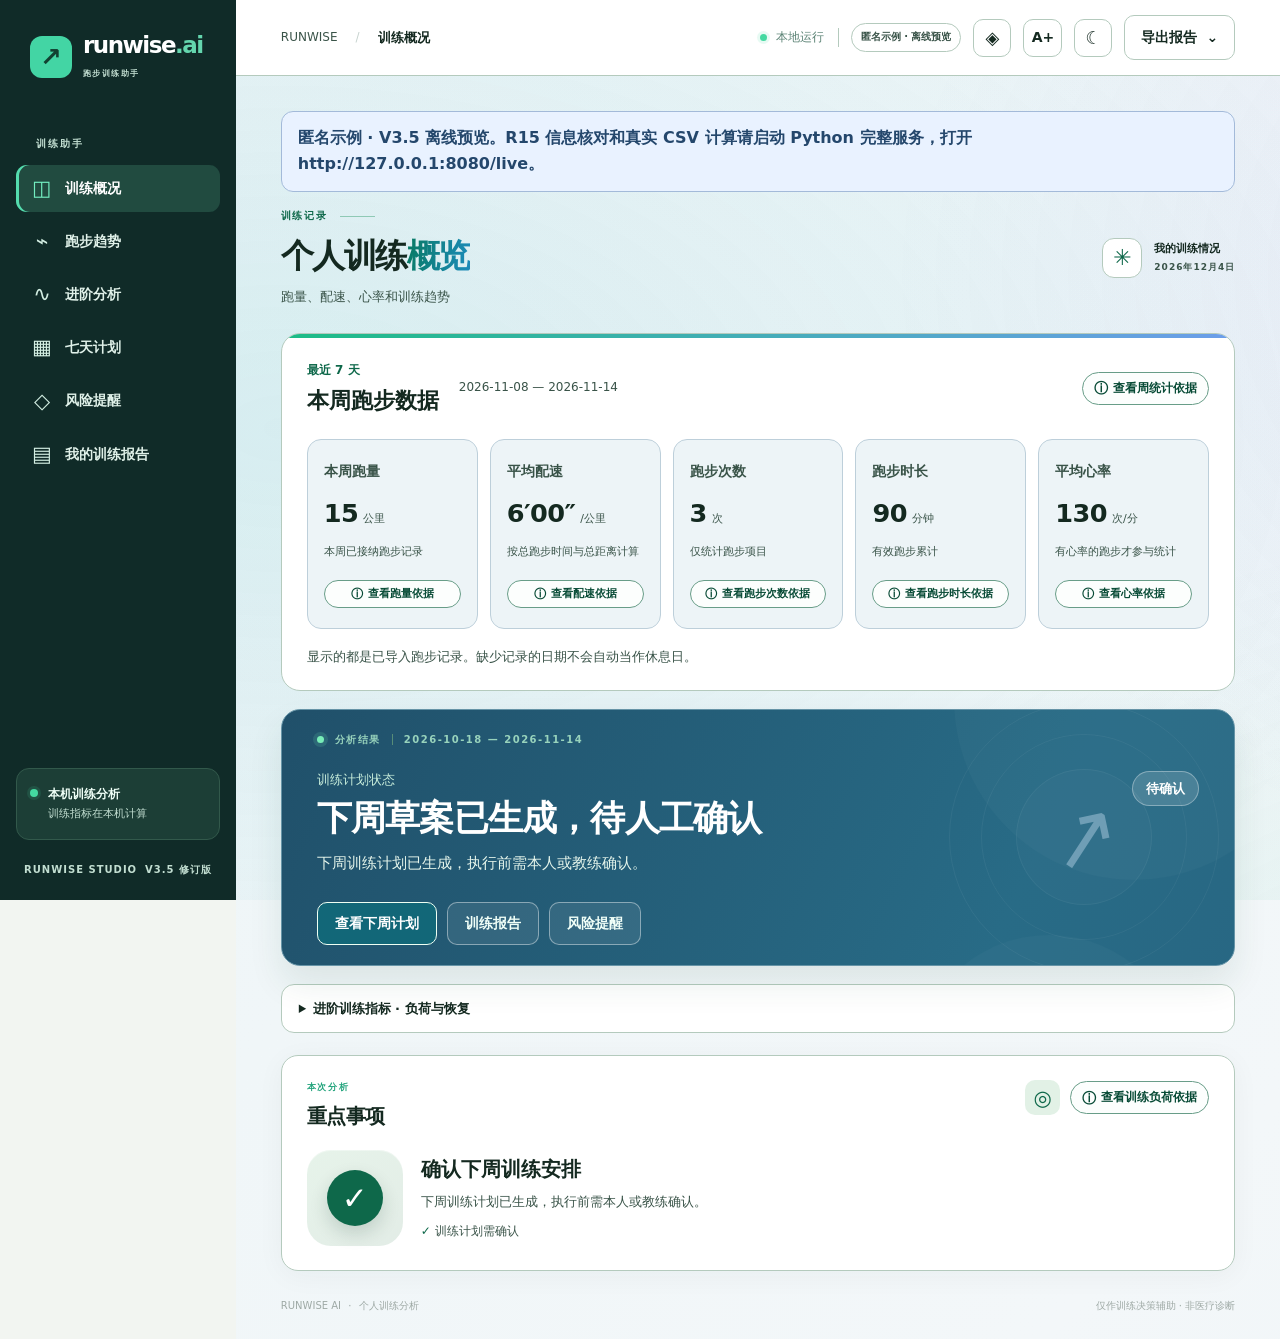
<file: src/p5_web/index.html>
<!doctype html>
<html lang="zh-CN">
<head>
  <meta charset="utf-8">
  <meta name="viewport" content="width=device-width, initial-scale=1, viewport-fit=cover">
  <meta name="theme-color" content="#0d1b27">
  <meta name="description" content="RunWise AI 跑步训练助手：训练负荷、风险评估、7 天计划及训练报告。">
  <title>RunWise AI · 跑步训练助手 V3.5 修订版</title>


  <style>
:root{color-scheme:light;--bg:#f5f7f6;--surface:#fff;--surface-2:#f7f9f8;--text:#1d302d;--muted:#7e8b87;--line:#e5ece9;--brand:#158b70;--brand-2:#0b674f;--mint:#e8f8f1;--amber:#ba773d;--warn-bg:#fff3e7;--red:#c35c57;--shadow:0 5px 28px rgba(24,54,46,.045);--radius:17px;font-family:Inter,"PingFang SC","Microsoft YaHei",system-ui,-apple-system,sans-serif;font-size:14px}
*,:before,:after{box-sizing:border-box}html{scroll-behavior:smooth;scroll-padding-top:95px}body{margin:0;background:var(--bg);color:var(--text);line-height:1.55}h1,h2,h3,p,dl{margin:0}a{color:inherit;text-decoration:none}button,input,select{font:inherit}button{cursor:pointer}button:disabled{opacity:.48;cursor:not-allowed}button:not(:disabled),.nav-link,.day,.metric,.brand{transition:background .2s ease,transform .2s ease,box-shadow .2s ease,color .2s ease,border-color .2s ease}button:active:not(:disabled){transform:scale(.975)}:focus-visible{outline:3px solid #60c9a4;outline-offset:3px}[hidden]{display:none!important}.skip-link{position:absolute;top:-60px;left:20px;z-index:50;background:white;padding:12px}.skip-link:focus{top:12px}
.app-shell{display:grid;grid-template-columns:236px minmax(0,1fr);min-height:100vh}.app-sidebar{background:#102b28;color:#c5d7d1;display:flex;flex-direction:column;position:sticky;top:0;height:100vh;padding:34px 16px 22px;z-index:12}.brand{display:flex;align-items:center;gap:11px;padding:0 14px 55px;color:white}.brand-mark{display:grid;place-items:center;background:#43d5a4;border-radius:12px;color:#124232;font-size:26px;font-weight:900;width:42px;height:42px;line-height:1}.brand b{font-size:23px;font-weight:850;letter-spacing:-1.5px;line-height:1}.brand-ai{color:#64d6ae}.brand small{display:block;font-size:8px;color:#85a89b;letter-spacing:1.45px;margin-top:6px;font-weight:700}.nav-caption{font-size:10px;color:#6f988a;padding:0 20px 13px;letter-spacing:2px;font-weight:700}.side-nav{display:grid;gap:6px}.nav-link{padding:12px 15px;border-radius:11px;display:flex;align-items:center;gap:12px;font-size:13px;font-weight:600;color:#a9c1b8}.nav-link:hover,.nav-link.active{color:#fff;background:#214b40}.nav-link.active{box-shadow:inset 3px 0 #54dcae}.nav-icon{font-family:system-ui;font-size:21px;font-weight:400;line-height:1;width:22px;text-align:center;color:#9cbbac}.nav-link.active .nav-icon{color:#73edc0}.sidebar-bottom{margin-top:auto}.side-note{background:#1c3e36;border:1px solid #32594b;border-radius:13px;display:flex;align-items:flex-start;gap:10px;padding:16px 13px;font-size:12px;font-weight:700;line-height:1.55}.side-note small{font-size:11px;color:#8db2a4;font-weight:400}.online-dot{display:inline-block;flex:0 0 auto;width:8px;height:8px;background:#44d9a1;box-shadow:0 0 0 3px rgba(68,217,161,.13);border-radius:50%;margin-top:4px}.side-footer{display:flex;justify-content:space-between;margin-top:22px;padding:0 8px;color:#668b7f;font-size:10px;font-weight:700;letter-spacing:1px}
.main-column{min-width:0}.topbar{height:76px;background:var(--surface);border-bottom:1px solid var(--line);padding:0 clamp(20px,3.5vw,64px);display:flex;align-items:center;justify-content:space-between;gap:16px}.topbar-title,.top-actions{display:flex;align-items:center;gap:18px}.topbar-title{font-size:12px;white-space:nowrap}.topbar-title strong{font-weight:750;font-size:13px}.crumb{color:#8c9b95}.crumb-slash{color:#c7d3cf}.top-actions{gap:12px}.local-indicator{display:inline-flex;align-items:center;gap:9px;color:#5a8274;font-size:12px;padding-right:14px;border-right:1px solid var(--line)}.local-indicator .online-dot{margin:0;width:7px;height:7px}.icon-button{border:1px solid var(--line);border-radius:10px;display:grid;place-items:center;color:var(--text);background:var(--surface);width:38px;height:38px;font-size:18px}.icon-button:hover,.button-outline:hover{background:var(--surface-2)}.button{border:1px solid transparent;border-radius:10px;padding:10px 16px;font-size:12px;display:inline-flex;justify-content:center;align-items:center;gap:9px;font-weight:750;white-space:nowrap}.button-primary{background:var(--brand);color:#fff;box-shadow:0 5px 15px #189b7850}.button-primary:hover{background:var(--brand-2);transform:translateY(-1px)}.button-soft{background:var(--mint);color:var(--brand-2);border-color:#c6ebdc}.button-soft:hover{background:#d4f1e5}.button-outline{background:var(--surface);border-color:var(--line);color:var(--text)}.export-wrap{position:relative}.export-menu{position:absolute;z-index:15;right:0;top:45px;width:205px;background:var(--surface);padding:7px;border-radius:12px;border:1px solid var(--line);box-shadow:0 18px 40px #102b2825}.export-menu button{display:block;padding:10px;width:100%;border:0;background:none;text-align:left;border-radius:8px;color:var(--text);font-size:12px}.export-menu button:hover{background:var(--surface-2)}.mobile-menu,.mobile-nav{display:none}
.main-content{max-width:1560px;padding:35px clamp(20px,3.5vw,64px) 24px;margin:auto}.page-intro{display:flex;justify-content:space-between;align-items:center;margin-bottom:25px;gap:20px}.eyebrow{font-size:10px;letter-spacing:1.7px;font-weight:750;color:var(--muted)}.overline{color:var(--brand);display:flex;align-items:center;gap:12px}.overline-rule{width:35px;height:1px;background:#8fc9b5}.page-intro h1{font-size:clamp(23px,2.6vw,35px);letter-spacing:-1.5px;line-height:1.4;font-weight:860;margin:9px 0 6px}.page-intro h1 span{color:var(--brand)}.intro-sub{color:var(--muted);font-size:12px}.intro-meta{display:flex;align-items:center;gap:12px;white-space:nowrap;color:var(--text);font-weight:700;font-size:11px;line-height:1.6}.intro-meta small{color:var(--muted);font-size:9px;letter-spacing:1px}.mini-sun{border:1px solid var(--line);background:var(--surface);width:40px;height:40px;display:grid;place-items:center;border-radius:12px;color:var(--brand);font-size:22px}.control-ribbon{background:var(--surface);border:1px solid var(--line);box-shadow:var(--shadow);border-radius:14px;display:flex;align-items:center;justify-content:space-between;flex-wrap:wrap;gap:12px;padding:13px 17px;margin-bottom:18px}.ribbon-heading{display:flex;gap:11px;align-items:center}.ribbon-heading strong{font-size:12px;display:block}.ribbon-heading small{display:block;font-size:11px;color:var(--muted)}.ribbon-icon{width:33px;height:33px;display:grid;place-items:center;border-radius:10px;background:var(--mint);color:var(--brand);font-size:18px}.ribbon-actions{display:flex;gap:8px}.run-status{color:var(--brand);font-size:12px;flex-basis:100%;min-height:0}.run-status:empty{display:none}.run-status.error{color:var(--red)}.notice{padding:14px;margin-bottom:15px;border-radius:12px}.notice.danger{background:#fff0ed;color:#aa3d37}
.overview-layout{display:grid;gap:18px;margin-bottom:18px}.decision-hero{min-height:235px;background:linear-gradient(110deg,#103b31 0%,#15684f 58%,#278c68 100%);color:white;border-radius:19px;position:relative;overflow:hidden;padding:28px 37px;box-shadow:0 18px 34px #11463318}.hero-content{position:relative;z-index:2;max-width:74%}.hero-kicker{color:#98d3bc;font-size:10px;font-weight:700;letter-spacing:1.5px;display:flex;align-items:center;gap:11px;flex-wrap:wrap}.hero-pulse{width:7px;height:7px;border-radius:50%;background:#78edb8;box-shadow:0 0 0 4px #78edb825}.hero-divider{height:11px;width:1px;background:#578d78}.hero-head{display:flex;gap:22px;align-items:flex-start;margin-top:21px}.hero-label{color:#acd5c1;font-size:12px;margin-bottom:6px}.hero-head h2{font-size:clamp(23px,3vw,34px);letter-spacing:-.8px;font-weight:760;line-height:1.4}.hero-desc{font-size:12px;color:#c2e3d4;max-width:500px;margin-top:10px}.hero-status{flex:none;background:#ffffff20;color:#effff7;padding:6px 11px;border:1px solid #ffffff33;border-radius:999px;font-size:11px;font-weight:700;margin-top:2px}.hero-status.hold{background:#bd724942;color:#ffedd4}.hero-status.pending{background:#ffffff1a}.hero-cta{margin-top:20px;display:flex;align-items:center;gap:20px}.hero-action{background:#e9fff1;color:#176447;display:inline-flex;gap:21px;align-items:center;padding:9px 13px;border-radius:8px;font-size:12px;font-weight:800}.hero-action:hover{background:white;transform:translateY(-1px)}.hero-secondary{font-size:12px;color:#d2efdf;font-weight:650}.hero-decor{position:absolute;border-radius:50%;background:#fff;opacity:.025}.hero-decor-one{width:360px;height:360px;right:-80px;top:-190px}.hero-decor-two{width:270px;height:270px;right:50px;bottom:-240px}.hero-art{position:absolute;right:0;top:0;bottom:0;width:300px;pointer-events:none;display:grid;place-items:center}.hero-ring{border:1px solid #ffffff22;position:absolute;border-radius:50%}.ring-a{width:270px;height:270px}.ring-b{width:206px;height:206px}.ring-c{width:136px;height:136px;background:#ffffff0e}.hero-art-core{font-size:85px;font-weight:200;line-height:1;color:#9fe4c3;transform:rotate(-12deg)}
.metrics{display:grid;grid-template-columns:repeat(4,minmax(0,1fr));gap:14px}.metric{background:var(--surface);border:1px solid var(--line);border-radius:15px;padding:20px 18px 18px;min-width:0;box-shadow:var(--shadow);position:relative}.metric:hover{transform:translateY(-3px);box-shadow:0 13px 30px #204c3d15}.metric-label{font-size:12px;color:var(--muted);font-weight:650}.metric-value{font-size:clamp(21px,2.15vw,29px);font-weight:810;letter-spacing:-1.2px;font-variant-numeric:tabular-nums;margin-top:9px;line-height:1.45;overflow-wrap:anywhere}.metric-unit{font-size:11px;font-weight:500;color:var(--muted);letter-spacing:0}.metric-footer{display:flex;align-items:center;gap:7px;margin-top:11px;color:var(--muted);font-size:10px}.metric-mini-icon{position:absolute;right:16px;top:16px;width:27px;height:27px;border-radius:9px;display:grid;place-items:center;background:#e8f8f1;color:var(--brand);font-size:16px}
.content-grid{display:grid;grid-template-columns:minmax(0,1.9fr) minmax(245px,1fr);gap:17px;align-items:stretch}.full-span{grid-column:1/-1}.panel{background:var(--surface);border:1px solid var(--line);border-radius:var(--radius);padding:24px 25px;box-shadow:var(--shadow);min-width:0}.section-header{display:flex;justify-content:space-between;align-items:flex-start;gap:12px;margin-bottom:20px}.section-eyebrow{font-size:9px;color:#24a47d;letter-spacing:1.7px;font-weight:850;margin-bottom:7px}.section-header h2{font-size:18px;letter-spacing:-.5px;line-height:1.4;font-weight:800}.section-sub{font-size:11px;color:var(--muted);margin-top:6px}.section-tag{background:#eaf7f1;color:var(--brand);border-radius:6px;padding:3px 6px;font-size:9px;font-weight:850;vertical-align:middle;letter-spacing:0}.segment{display:flex;gap:4px;background:var(--surface-2);padding:4px;border:1px solid var(--line);border-radius:10px;white-space:nowrap}.segment button{border:0;background:transparent;padding:6px 9px;border-radius:7px;color:var(--muted);font-size:11px;font-weight:700}.segment button.selected{color:var(--brand-2);background:var(--surface);box-shadow:0 1px 7px #1c40320d}
.chart-wrap{position:relative;min-height:245px}#load-chart{display:block;width:100%;height:245px;cursor:crosshair}.chart-tooltip{pointer-events:none;position:absolute;z-index:5;background:#193a33;color:#fff;border:1px solid #426659;border-radius:9px;padding:9px 12px;min-width:123px;font-size:11px;box-shadow:0 10px 20px #193a3330}.chart-tooltip strong{display:block;font-size:15px;margin-top:2px}.chart-bottom{display:flex;justify-content:space-between;gap:10px;color:var(--muted);font-size:10px;flex-wrap:wrap;margin-top:8px}.chart-bottom span:first-child{color:var(--text);font-weight:700}.legend-dot{display:inline-block;background:#20a37e;border-radius:50%;height:8px;width:8px;margin-right:7px}.empty{background:var(--surface-2);border:1px dashed var(--line);padding:18px;border-radius:10px;color:var(--muted);font-size:12px}.disclosure{margin-top:18px;border-top:1px solid var(--line);padding-top:13px}.disclosure summary{cursor:pointer;color:var(--brand);font-weight:700;font-size:12px;list-style:none}.disclosure summary:before{content:'+';margin-right:8px}.disclosure[open] summary:before{content:'−'}.disclosure summary::-webkit-details-marker{display:none}.load-list{display:grid;grid-template-columns:repeat(auto-fit,minmax(122px,1fr));gap:7px;padding:0;margin:13px 0;list-style:none;color:var(--muted);font-size:11px}.load-list li{background:var(--surface-2);border-radius:7px;padding:7px}
.panel-icon{width:35px;height:35px;border-radius:10px;background:var(--mint);color:var(--brand);display:grid;place-items:center;font-size:21px}.focus-panel{display:flex;flex-direction:column}.focus-graphic{height:107px;background:radial-gradient(circle at 50% 48%,#d6f6e5 0,#d6f6e5 23%,#edfbf4 24%,#edfbf4 38%,transparent 39%);display:grid;place-items:center}.focus-graphic span{display:grid;place-items:center;background:var(--brand);color:white;border-radius:50%;width:49px;height:49px;font-size:29px}.focus-graphic.hold span{background:#c1814e}.focus-graphic.pending span{background:#9cafa7}.focus-panel h3{font-size:16px;margin:10px 0 7px}.focus-panel>p{font-size:12px;color:var(--muted);line-height:1.8}.focus-divider{height:1px;background:var(--line);margin:auto 0 13px}.focus-caption{font-size:10px!important}.tiny-check{color:var(--brand);font-weight:800}
.panel-pill{display:inline-flex;border:1px solid var(--line);border-radius:50px;padding:5px 11px;color:var(--muted);font-size:11px;font-weight:700;white-space:nowrap;background:var(--surface-2)}.calendar{display:grid;grid-template-columns:repeat(7,minmax(0,1fr));gap:10px}.day{border:1px solid var(--line);background:var(--surface-2);border-radius:12px;min-width:0;padding:15px 10px;text-align:left;min-height:150px;display:flex;flex-direction:column;gap:7px;color:var(--text);width:100%}.day:hover,.day:focus-visible{border-color:#5ccba5;transform:translateY(-3px);box-shadow:0 12px 18px #164d3620}.day.easy{background:#effaf4;border-color:#d3eadf}.day .day-top{font-size:10px;color:var(--muted);font-weight:650;display:flex;justify-content:space-between}.day-symbol{display:grid;place-items:center;border-radius:10px;width:33px;height:33px;font-size:19px;background:#e8eeeb;color:#83988e}.day.easy .day-symbol{background:#d8f3e3;color:var(--brand)}.day strong{font-size:13px;line-height:1.4}.day small{font-size:10px;color:var(--muted)}.day .day-value{margin-top:auto;color:var(--brand-2);font-weight:750;font-size:11px}.plan-bottom{display:flex;justify-content:space-between;gap:12px;align-items:center;color:var(--muted);font-size:10px;margin-top:16px}.text-button{border:0;padding:0;background:none;color:var(--brand);font-size:11px;font-weight:750;white-space:nowrap}.text-button:hover{text-decoration:underline}.hold-message{background:var(--warn-bg);border:1px solid #f1d9be;border-radius:12px;padding:19px;display:flex;gap:13px;align-items:start}.hold-symbol{font-size:24px;color:var(--amber)}.hold-message strong{font-size:14px}.hold-message p{color:#966a42;font-size:12px;margin-top:5px}.plan-note{font-size:10px;color:var(--muted);margin-top:10px}
.attempt-timeline{display:grid;gap:0}.timeline-entry{display:grid;grid-template-columns:31px 1fr;gap:14px}.timeline-rail{display:flex;flex-direction:column;align-items:center}.timeline-bullet{height:29px;width:29px;border-radius:50%;display:grid;place-items:center;font-weight:800;color:#fff;background:#8caa9e}.timeline-entry.failed .timeline-bullet{background:#cd895a}.timeline-entry.passed .timeline-bullet{background:var(--brand)}.timeline-line{width:2px;background:#e1ece6;min-height:20px;flex:1}.timeline-entry:last-child .timeline-line{background:transparent}.timeline-body{padding:1px 0 20px}.timeline-entry:last-child .timeline-body{padding-bottom:0}.timeline-head{display:flex;justify-content:space-between;align-items:center;gap:10px}.timeline-head strong{font-size:13px}.timeline-badge{border-radius:30px;padding:4px 9px;color:var(--brand);background:var(--mint);font-weight:750;font-size:10px}.timeline-entry.failed .timeline-badge{color:#ab6635;background:var(--warn-bg)}.timeline-body p{color:var(--muted);font-size:11px;margin-top:6px}.timeline-body b{font-size:21px;letter-spacing:-.5px;color:var(--text);margin-right:4px}.timeline-body .timeline-value{color:var(--muted);font-size:11px}.timeline-rule{display:inline-flex;border:1px solid var(--line);border-radius:6px;padding:3px 7px;margin:7px 5px 0 0;font-size:10px;color:var(--muted)}.raw-check{background:var(--surface-2);border-radius:9px;padding:12px;margin:9px 0;color:var(--muted);font-size:11px}.raw-check h3{font-size:12px;color:var(--text);margin-bottom:6px}.raw-check p{margin-top:4px}
.risk-grid{display:grid;grid-template-columns:repeat(2,minmax(0,1fr));gap:11px}.signal{border:1px solid var(--line);border-radius:12px;background:var(--surface-2);padding:0;overflow:hidden}.signal summary{cursor:pointer;display:flex;align-items:center;gap:9px;padding:15px;list-style:none;font-size:12px;font-weight:750}.signal summary::-webkit-details-marker{display:none}.signal summary:after{content:'+';margin-left:auto;color:var(--muted);font-size:17px}.signal[open] summary:after{content:'−'}.signal .rule-code{background:#e8f3ed;color:var(--brand);padding:5px 7px;border-radius:6px;font-size:10px}.signal.high .rule-code{background:#fff0e5;color:#b9703a}.signal.medium .rule-code{background:#fff6e5;color:#ad8a41}.signal .signal-detail{border-top:1px solid var(--line);padding:13px 15px 15px;background:var(--surface);color:var(--muted);font-size:11px}.signal .signal-detail p+p{margin-top:9px}.signal .signal-detail strong{color:var(--text)}
.ai-intro{display:flex;align-items:center;gap:15px;border:1px solid var(--line);border-radius:12px;padding:17px;background:var(--surface-2)}.ai-illustration{flex:0 0 auto;width:48px;height:48px;border-radius:13px;background:linear-gradient(135deg,#d2f5df,#e0efff);display:grid;place-items:center;font-size:27px;color:var(--brand)}.ai-intro strong{font-size:13px}.ai-intro p{font-size:11px;color:var(--muted);margin-top:4px}.ai-panel form,#csv-form,#answer-form{display:grid;gap:15px;margin-top:15px}.field-grid{display:grid;grid-template-columns:repeat(2,minmax(0,1fr));gap:14px}label{display:grid;gap:7px;font-size:11px;font-weight:650;color:var(--text);min-width:0}input,select{width:100%;min-width:0;border:1px solid #dbe5e1;background:var(--surface);border-radius:9px;color:var(--text);padding:10px 12px;font-size:12px}input:focus,select:focus{border-color:var(--brand);outline:2px solid #2db48d21}input[type=file]{cursor:pointer}input[type=checkbox]{width:auto;accent-color:var(--brand);margin:0}.inline-check{display:flex;align-items:center;gap:9px;color:var(--muted);font-weight:500}.form-actions,.ai-actions{display:flex;gap:12px;flex-wrap:wrap;align-items:center}.ai-result{border-left:3px solid var(--brand);background:var(--surface-2);border-radius:0 11px 11px 0;padding:16px;margin-top:16px;font-size:12px;line-height:1.8;overflow-wrap:anywhere}.ai-result h3{font-size:13px;margin:12px 0 5px}.ai-result h3:first-child{margin-top:0}.ai-result p+p{margin-top:8px}.ai-result strong{color:var(--brand-2)}.ai-result .ai-disclaimer{margin-top:14px;border-top:1px solid var(--line);padding-top:10px;font-size:10px;color:var(--muted)}.ai-actions{margin-top:12px}.muted{color:var(--muted);font-size:11px}
.history-list{display:grid;gap:8px}.history-row{display:flex;align-items:center;justify-content:space-between;gap:15px;background:var(--surface-2);border:1px solid var(--line);border-radius:10px;padding:12px 15px}.history-row strong{display:block;font-size:12px}.history-row small{display:block;color:var(--muted);font-size:10px;margin-top:5px}.history-actions{display:flex;gap:6px;flex-wrap:wrap}.history-actions button{padding:6px 10px;font-size:10px}.compare-box{background:var(--mint);border:1px solid #c8ead9;padding:18px;border-radius:12px;margin-top:15px}.compare-box h3{font-size:13px;margin-bottom:10px}.comparison-grid{display:grid;grid-template-columns:repeat(3,minmax(0,1fr));gap:10px}.comparison-grid div{background:var(--surface);border-radius:8px;padding:10px}.comparison-grid small{color:var(--muted);display:block;font-size:10px}.comparison-grid strong{display:block;margin-top:6px;font-size:16px}.comparison-grid em{display:block;font-size:10px;font-style:normal;color:var(--muted)}
.wizard-progress{display:grid;grid-template-columns:repeat(3,1fr);gap:10px;margin-bottom:22px}.step{font-size:11px;color:var(--muted);padding:9px 12px;border-radius:8px;background:var(--surface-2);display:flex;align-items:center;gap:9px;font-weight:700}.step b{display:grid;place-items:center;width:24px;height:24px;border:1px solid #d5e1db;border-radius:50%;font-size:10px}.step.active{background:#e2f7ec;color:var(--brand-2)}.step.active b,.step.done b{background:var(--brand);color:white;border-color:var(--brand)}.dropzone{position:relative;display:flex;flex-direction:column;align-items:center;justify-content:center;padding:29px 16px;border:1.5px dashed #98ceb6;border-radius:14px;background:#f3fbf7;cursor:pointer;text-align:center;gap:7px}.dropzone.dragover{background:#d9f9e7;border-color:var(--brand)}.upload-icon{font-size:27px;color:var(--brand);width:51px;height:51px;border-radius:50%;background:#dff6e9;display:grid;place-items:center}.dropzone strong{font-size:13px}.dropzone small{font-size:11px;color:var(--muted)}.dropzone input{position:absolute;width:1px;height:1px;opacity:0;pointer-events:none}.dropzone #selected-file{font-size:11px;color:var(--brand);margin-top:6px}.wizard-actions{display:flex;justify-content:space-between;align-items:center;gap:12px;flex-wrap:wrap}.csv-preview{display:grid;gap:12px}.csv-preview .preview-stat{display:grid;grid-template-columns:repeat(3,minmax(0,1fr));gap:8px}.preview-stat div{padding:12px;background:var(--surface-2);border-radius:9px}.preview-stat strong{display:block;font-size:18px}.preview-stat small{font-size:10px;color:var(--muted)}.preview-scroll{overflow:auto;max-height:230px;border:1px solid var(--line);border-radius:10px}.preview-scroll table{border-collapse:collapse;font-size:11px;width:100%;min-width:460px}.preview-scroll th,.preview-scroll td{padding:9px 11px;text-align:left;white-space:nowrap;border-bottom:1px solid var(--line);max-width:230px;overflow:hidden;text-overflow:ellipsis}.preview-scroll th{position:sticky;top:0;background:var(--surface-2)}.preview-note{font-size:11px;color:var(--muted)}.quality-box{margin-top:18px;padding:15px;background:var(--surface-2);border-radius:11px}.quality-box h3{font-size:13px}.quality-stats{display:grid;grid-template-columns:repeat(5,1fr);gap:8px;margin-top:12px}.quality-stats div{background:var(--surface);padding:9px;border-radius:8px}.quality-stats dt{font-size:10px;color:var(--muted)}.quality-stats dd{font-weight:800;margin-top:5px;font-size:16px}.followup-panel form{max-width:600px}
.drawer-overlay{position:fixed;inset:0;background:#101d1aad;z-index:25;animation:fadeIn .2s ease}.detail-drawer{position:fixed;right:0;top:0;bottom:0;z-index:26;width:min(440px,100%);background:var(--surface);padding:28px;box-shadow:-15px 0 35px #102b282a;overflow:auto;animation:slideIn .2s ease}.drawer-top{display:flex;align-items:center;justify-content:space-between;margin-bottom:24px}.drawer-hero{padding:20px;border-radius:13px;background:var(--mint);display:flex;gap:13px;align-items:center}.drawer-hero h2{font-size:22px}.drawer-hero p{color:var(--muted);font-size:12px}.drawer-icon{font-size:28px;color:var(--brand)}.detail-block{margin-top:23px}.detail-block h3{font-size:12px;color:var(--muted);margin-bottom:12px}.detail-block p{font-size:13px;line-height:1.8}.detail-stats{display:grid;grid-template-columns:repeat(2,1fr);gap:9px}.detail-stat{padding:13px;background:var(--surface-2);border-radius:9px}.detail-stat span{font-size:10px;color:var(--muted)}.detail-stat strong{display:block;font-size:17px;margin-top:3px}.drawer-rule{padding:9px 10px;border:1px solid var(--line);border-radius:8px;margin:7px 0;font-size:11px;color:var(--muted)}.drawer-rule b{color:var(--brand)}.drawer-actions{display:flex;gap:8px;margin-top:30px}.date-choice{width:100%;margin-top:8px}.toast{position:fixed;bottom:30px;left:50%;transform:translateX(-50%);z-index:50;background:#183b31;color:white;padding:12px 20px;border-radius:10px;box-shadow:0 10px 26px #0a281e40;font-size:12px;max-width:min(90vw,500px);text-align:center}.main-footer{display:flex;justify-content:space-between;gap:15px;margin-top:27px;color:#9ea9a5;font-size:10px}.footer-sep{margin:0 4px}
@keyframes fadeIn{from{opacity:0}to{opacity:1}}@keyframes slideIn{from{transform:translateX(30px);opacity:.75}to{transform:none;opacity:1}}@keyframes reveal{from{opacity:0;transform:translateY(7px)}to{opacity:1;transform:translateY(0)}}.overview-layout,.panel:not([hidden]){animation:reveal .35s ease}
:root.dark{color-scheme:dark;--bg:#0f1d1b;--surface:#1a2b28;--surface-2:#223630;--text:#ecf5f0;--muted:#9bb3a9;--line:#315047;--brand:#5addad;--brand-2:#b3f4d5;--mint:#24513e;--shadow:0 7px 28px #03130f33;--warn-bg:#433329}.dark .app-sidebar{background:#091713}.dark .brand-mark{color:#0b3025}.dark .button-primary{background:#1d9471;color:white}.dark .button-soft{color:#d8f9e7;border-color:#386e59}.dark .metric-mini-icon,.dark .day.easy .day-symbol,.dark .section-tag,.dark .signal .rule-code{background:#2a5541;color:#85e2b8}.dark .day.easy,.dark .dropzone{background:#1c3d30}.dark .day.easy{border-color:#397356}.dark .focus-graphic{background:radial-gradient(circle,#335f49 0,#335f49 23%,#284737 24%,#284737 38%,transparent 39%)}.dark .focus-graphic span{color:#052b1e}.dark .ai-illustration{background:#285543;color:#8ce0b5}.dark .step.active{background:#28533d;color:#b2f3d3}.dark .compare-box{background:#1b4233;border-color:#38644e}.dark .local-indicator{color:#9dceb7}.dark .chart-tooltip{background:#10261e}.dark .hero-action{color:#164a36}.dark .hold-message{border-color:#58452d}
@media(max-width:1200px){.app-shell{grid-template-columns:215px minmax(0,1fr)}.app-sidebar{padding-left:13px;padding-right:13px}.main-content{padding:30px 26px}.topbar{padding:0 26px}.calendar{grid-template-columns:repeat(4,minmax(0,1fr))}.day{min-height:135px}.hero-content{max-width:78%}.hero-art{width:200px;opacity:.55}.metrics{gap:10px}.metric{padding:15px}}
@media(max-width:900px){.app-shell{grid-template-columns:1fr}.app-sidebar{position:fixed;left:0;top:0;bottom:0;width:250px;transform:translateX(-100%);transition:transform .25s ease}.app-sidebar.open{transform:none;box-shadow:20px 0 45px #0005}.mobile-menu{display:grid}.main-content{padding:27px 23px}.topbar{height:65px;padding:0 23px}.content-grid{grid-template-columns:minmax(0,1.5fr) minmax(215px,1fr)}.metric{padding:14px 12px}.risk-grid{grid-template-columns:1fr 1fr}}
@media(max-width:650px){html{scroll-padding-top:70px}.main-content{padding:22px 14px 95px}.topbar{padding:0 14px}.topbar-title,.top-actions{gap:8px}.crumb,.crumb-slash,.local-indicator{display:none}.topbar-title strong{font-size:12px}.top-actions .button{font-size:11px;padding:9px}.page-intro{margin-bottom:20px}.page-intro h1{font-size:25px}.intro-meta{display:none}.control-ribbon{padding:13px}.ribbon-actions{width:100%}.ribbon-actions .button{flex:1;padding:10px 5px}.decision-hero{min-height:230px;padding:23px 21px}.hero-art{right:-55px;opacity:.17}.hero-content{max-width:100%}.hero-kicker{font-size:9px}.hero-head{display:block;margin-top:19px}.hero-head h2{font-size:25px}.hero-status{display:inline-flex;margin-top:10px}.hero-desc{font-size:11px}.hero-cta{margin-top:15px}.metrics{grid-template-columns:repeat(2,minmax(0,1fr));gap:9px}.metric{padding:13px 11px}.metric-value{font-size:21px}.metric-mini-icon{right:9px;top:9px;width:23px;height:23px}.content-grid{display:flex;flex-direction:column;gap:12px}.panel{padding:19px 16px}.section-header{margin-bottom:15px}.section-header h2{font-size:16px}.section-header .section-sub{max-width:360px}.load-panel .section-header{flex-direction:column}.chart-wrap{min-height:210px}#load-chart{height:210px}.calendar{grid-template-columns:repeat(2,minmax(0,1fr));gap:9px}.day{min-height:135px}.risk-grid{grid-template-columns:1fr}.field-grid{grid-template-columns:1fr}.wizard-progress{gap:4px}.step{padding:6px 4px;font-size:9px;gap:4px}.step b{width:20px;height:20px}.quality-stats{grid-template-columns:repeat(3,minmax(0,1fr))}.history-row{align-items:flex-start;flex-direction:column}.comparison-grid{grid-template-columns:1fr 1fr}.main-footer{display:block;text-align:center;line-height:2}.mobile-nav{position:fixed;display:flex;justify-content:space-around;bottom:0;left:0;right:0;z-index:11;background:var(--surface);border-top:1px solid var(--line);padding:10px 2px max(10px,env(safe-area-inset-bottom))}.mobile-nav a{min-width:65px;text-align:center;color:var(--muted);font-size:10px;font-weight:700}.mobile-nav span{display:block;font-size:21px;color:var(--brand);line-height:1.3;margin-bottom:3px}.toast{bottom:90px}}
@media(prefers-reduced-motion:reduce){*,*:before,*:after{animation-duration:.01ms!important;animation-iteration-count:1!important;scroll-behavior:auto!important;transition-duration:.01ms!important}}
@media print{body{background:white}.app-shell{display:block}.app-sidebar,.topbar,.control-ribbon,.mobile-nav,.export-wrap,.wizard-actions,.ai-panel,.history-panel,.import-panel,.followup-panel,.drawer-overlay,.detail-drawer,.toast,.main-footer,.plan-bottom button{display:none!important}.main-content{max-width:none;padding:12px}.decision-hero{-webkit-print-color-adjust:exact;print-color-adjust:exact}.panel,.metric{box-shadow:none;break-inside:avoid}.content-grid{display:block}.panel{margin:14px 0}.calendar{grid-template-columns:repeat(7,minmax(0,1fr))}.day{break-inside:avoid}.chart-wrap{height:220px}#load-chart{height:220px}}

@media(max-width:650px){.ribbon-actions{flex-wrap:wrap}.ribbon-actions .button{flex:1 1 44%}}

.quality-flags{display:grid;gap:9px}.quality-flag{padding:13px 15px;border:1px solid var(--line);border-radius:9px;background:var(--surface-2);display:flex;gap:13px;align-items:start}.quality-flag code{font-size:10px;background:var(--warn-bg);color:var(--amber);padding:4px 6px;border-radius:6px;white-space:nowrap}.quality-flag p{font-size:11px;color:var(--muted)}.quality-ok{padding:15px;border-radius:9px;background:var(--mint);font-size:11px;color:var(--brand-2)}

.ai-ask-form{margin-top:18px!important;padding-top:15px;border-top:1px solid var(--line);grid-template-columns:minmax(0,1fr) auto;align-items:end}.ai-ask-form .muted{grid-column:1/-1}.ai-ask-form input{min-height:41px}@media(max-width:650px){.ai-ask-form{grid-template-columns:1fr}}

/* RunWise V2.3 · coherent human-readable report */
.review-panel{scroll-margin-top:82px;border-color:color-mix(in srgb,var(--brand) 24%,var(--line))}.review-toolbar{display:flex;gap:16px;justify-content:space-between;align-items:center;flex-wrap:wrap;background:var(--surface-2);border:1px solid var(--line);border-radius:11px;padding:12px 15px;margin:0 0 20px;font-size:11px;color:var(--muted)}.review-toolbar>div{display:flex;gap:8px;flex-wrap:wrap}.review-toolbar .button{font-size:11px}.review-lead{background:linear-gradient(125deg,#154f40,#207756);padding:28px 30px;border-radius:15px;color:white}.review-lead h3{font-size:24px;line-height:1.5;margin:7px 0 10px}.review-lead .report-copy{color:#e7f4ed}.review-lead .report-small{color:#b7dfcd}.review-stats{display:grid;grid-template-columns:repeat(4,minmax(0,1fr));gap:12px;margin:15px 0}.review-stat{background:var(--surface-2);border-radius:11px;border:1px solid var(--line);padding:16px;display:flex;flex-direction:column;gap:4px}.review-stat span{font-size:11px;color:var(--muted)}.review-stat strong{font-size:22px;font-variant-numeric:tabular-nums}.review-stat small{font-size:10px;color:var(--muted)}.review-section{padding:19px 20px;border-radius:12px;border:1px solid var(--line);background:var(--surface);margin:13px 0;scroll-margin-top:80px}.review-section h3{font-size:15px;margin:0 0 10px}.review-section-header{display:flex;align-items:center;justify-content:space-between;gap:10px}.report-badge{border:1px solid var(--line);border-radius:999px;font-size:10px;color:var(--muted);padding:4px 8px}.report-copy{font-size:13px;line-height:1.85;color:var(--text);margin:8px 0}.review-section .report-copy+.report-copy{margin-top:10px}.review-advice{background:var(--mint);border-left:3px solid var(--brand)}.review-advice ol{font-size:13px;line-height:1.9;padding-left:22px}.review-advice li{margin:8px 0}.review-evidence-item{border:1px solid var(--line);border-radius:9px;margin:8px 0;background:var(--surface-2);padding:12px 15px}.review-evidence-item summary{cursor:pointer;font-size:12px;font-weight:750}.review-evidence-body{padding:10px 4px}.review-evidence-body .report-copy{font-size:12px;color:var(--muted)}.report-evidence-link{display:inline-block;color:var(--brand);font-weight:750;font-size:12px;margin-top:8px}.report-small{font-size:11px;color:var(--muted);line-height:1.8}.field-note{display:block;font-size:10px;color:var(--brand);line-height:1.7;margin-top:5px}.reference-signal{border-left:3px solid var(--brand)}.feedback-box{margin-top:24px;padding:20px;border:1px dashed var(--line);border-radius:12px;background:var(--surface-2)}.feedback-box h3{font-size:15px}.feedback-fields{display:grid;grid-template-columns:1.4fr 1fr 1fr auto;gap:10px;align-items:end}.feedback-fields label{display:grid;gap:6px;font-size:11px;color:var(--muted)}.feedback-fields input,.feedback-fields select{width:100%;min-width:0}.feedback-summary{margin:14px 0}.feedback-summary .report-copy{font-size:11px}.dark .review-lead{background:linear-gradient(115deg,#133a32,#1d614e)}.dark .review-advice{background:#183d30}.dark .reference-signal{border-left-color:#53cca8}.chart-bottom .button{padding:6px 9px;white-space:nowrap;font-size:10px}.mobile-nav a{min-width:0}
@media(max-width:860px){.review-stats{grid-template-columns:repeat(2,minmax(0,1fr))}.feedback-fields{grid-template-columns:repeat(2,minmax(0,1fr))}}@media(max-width:650px){.review-lead{padding:20px}.review-lead h3{font-size:18px}.review-section{padding:15px}.review-toolbar{align-items:stretch}.review-toolbar>div{width:100%}.review-toolbar .button{flex:1}.feedback-fields{grid-template-columns:1fr}}
@media print{.feedback-box,.review-toolbar{display:none!important}.review-section,.review-stat,.review-lead{break-inside:avoid}.review-panel{padding:10px}.review-stats{grid-template-columns:repeat(4,minmax(0,1fr))}html.review-print .app-sidebar,html.review-print .topbar,html.review-print .page-intro,html.review-print .control-ribbon,html.review-print #overview,html.review-print #load-panel,html.review-print #focus-panel,html.review-print #weekly,html.review-print #timeline-panel,html.review-print #risk-panel,html.review-print #data-quality,html.review-print #ai-panel,html.review-print #history-panel,html.review-print #import-panel,html.review-print #followup{display:none!important}html.review-print .review-panel{display:block!important}}


.mode-indicator{border-radius:999px;padding:5px 9px;max-width:230px;overflow:hidden;text-overflow:ellipsis;white-space:nowrap;border:1px solid var(--line);font-size:10px;font-weight:750;color:var(--muted)}@media(max-width:900px){.mode-indicator{max-width:130px}}@media(max-width:650px){.mode-indicator{display:none}}


/* V2.4 · high-contrast, everyday-language readability overhaul.
   Enforce readable contrast for ordinary and printed reports. */
:root:not(.dark){
  --bg:#f2f5f1;--surface:#ffffff;--surface-2:#f5f8f4;
  --text:#142920;--muted:#395348;--line:#b4cabd;
  --brand:#0e684a;--brand-2:#084b36;--mint:#e2f1e6;
  --amber:#80520d;--red:#a22c31;
}
:root{font-size:16px}
body{line-height:1.65}
.main-content{max-width:1450px}
.app-sidebar{color:#effff7}
.nav-caption,.side-footer,.brand small,.side-note small{color:#c2ded1}
.nav-link{color:#e0f1e9;font-size:14px}
.nav-icon{color:#d3eee2}
.crumb,.intro-sub,.section-sub,.muted,.mode-indicator,.metric-footer,.chart-bottom,.day-note,.plan-note,.field-note,.quality-flag p,.history-row small,.preview-note,.report-small{color:var(--muted)!important}
.intro-sub,.section-sub,.metric-footer,.chart-bottom,.plan-bottom,.run-status,.report-small,.review-toolbar,.feedback-fields label{font-size:13px;line-height:1.7}
.section-header h2,.page-intro h1,.review-section h3{color:var(--text)}
.section-header h2{font-size:20px}
.metric-label,.panel-pill,.review-stat span,.review-stat small{font-size:13px;color:var(--muted)}
.metric-value{color:var(--text)}
.button,.nav-link,.report-evidence-link{font-size:14px}
.button{min-height:39px}
input,select,textarea{font-size:15px}
.review-toolbar{color:var(--text);background:var(--surface-2)}
.review-lead{background:#e5f1e8;color:#142920;border:1px solid #92b4a2;border-left:6px solid #17694e;box-shadow:none;padding:24px 28px}
.review-lead h3{color:#153b2c;font-size:25px;line-height:1.42;font-weight:800}
.review-lead .report-copy,.review-lead .report-small{color:#263f34!important}
.review-stat{background:#f3f8f3;border:1px solid #b7cbbc;gap:5px;padding:17px}
.review-stat strong{color:#10291d;font-size:26px}
.review-section{background:var(--surface);border-color:#b5c9bc;padding:22px 25px}
.review-section h3{font-size:19px;line-height:1.55;margin-bottom:10px;font-weight:800}
.report-copy{color:var(--text);font-size:16px;line-height:1.9;margin:10px 0}
.review-section-intro{font-size:14px;color:var(--muted);margin:4px 0 12px}
.review-priority{border-left:6px solid #935b11;background:#fff2dc;border-radius:11px;padding:19px 24px;color:#33210d;margin:20px 0}
.review-priority h3{color:#5f3a0b;font-size:19px;margin-bottom:7px}
.review-priority p{font-size:16px;line-height:1.75;color:#352408}
.review-advice{background:#e6f2e9;border:1px solid #a2c2b0;border-left:5px solid #126345}
.review-advice ol{font-size:16px;line-height:1.85;padding-left:25px}
.review-advice li{padding-left:4px;margin:10px 0}
.review-evidence-item,.review-glossary,.review-source{background:var(--surface-2);border:1px solid var(--line);border-radius:11px;margin:13px 0;padding:17px 21px}
.review-glossary summary,.review-source summary,.review-evidence-item summary{font-size:15px;font-weight:750;cursor:pointer;color:var(--text);list-style:revert}
.review-glossary dl{display:grid;grid-template-columns:minmax(140px,1fr) 3fr;gap:12px 20px;margin:20px 0 7px}
.review-glossary dt{font-weight:800}
.review-glossary dd{margin:0;line-height:1.75}
.review-source-body{padding-top:12px}
.review-evidence-body .report-copy{font-size:14px;color:var(--text)}
.font-size-button{font-size:14px;font-weight:850;min-width:39px}
.review-panel{border-color:#88a996}
/* Existing dark theme remains usable: don't set dark text on a dark surface. */
:root.dark{--text:#f1f8f2;--muted:#c0d5c8;--line:#527365;--brand:#8de8bb;--brand-2:#c3fbdc;--surface-2:#233b31}
.dark .review-lead{background:#244b3b;border-color:#6dac8b;color:#f1f8f2}
.dark .review-lead h3,.dark .review-lead .report-copy,.dark .review-lead .report-small{color:#f1f8f2!important}
.dark .review-stat{background:#253e32;border-color:#608572}
.dark .review-stat strong{color:#fff}
.dark .review-priority{background:#3b311f;border-color:#e0af56;color:#fff2d9}
.dark .review-priority h3,.dark .review-priority p{color:#fff1d1}
.dark .review-advice{background:#213d2e;border-color:#517a5f}
.dark .review-glossary,.dark .review-source,.dark .review-evidence-item{background:#253c31;border-color:#648271}
.dark .section-header h2,.dark .page-intro h1,.dark .review-section h3{color:var(--text)}
.dark .button-primary{background:#176d53;color:white}
.dark .hero-action{color:#123f2f}
.reader-large{font-size:18px}
.reader-large .report-copy,.reader-large .review-priority p,.reader-large .review-advice ol{font-size:19px}
.reader-large .review-section h3{font-size:22px}
.reader-large .nav-link,.reader-large .button,.reader-large .metric-label{font-size:16px}
.reader-large .section-sub,.reader-large .report-small,.reader-large .review-stat span,.reader-large .review-stat small{font-size:15px}
.reader-large .review-stat strong{font-size:29px}
@media(max-width:650px){.review-section{padding:18px 16px}.review-priority{padding:17px}.review-lead{padding:20px}
 .review-glossary dl{grid-template-columns:1fr;gap:4px}
 .review-glossary dt{margin-top:10px}
 .review-stat strong{font-size:23px}
 .review-lead h3{font-size:21px}
 .top-actions{gap:6px}
}
/* Print: explicitly restore dark text on white paper. No pale gray headings. */
@media print{
 :root,:root.dark{color-scheme:light!important;--text:#111e17!important;--muted:#25382e!important;--line:#8caa96!important;--surface:#fff!important;--surface-2:#fff!important}
 html,body{background:#fff!important;color:#111e17!important}
 .review-lead,.dark .review-lead{background:#f3f7f3!important;border:1px solid #6d967a!important;border-left:5px solid #24583b!important;color:#111e17!important}
 .review-lead h3,.review-lead .report-copy,.review-lead .report-small,.dark .review-lead h3,.dark .review-lead .report-copy,.dark .review-lead .report-small{color:#11271a!important}
 .review-section,.dark .review-section,.review-stat,.dark .review-stat{background:#fff!important;color:#111e17!important;border:1px solid #9cb2a2!important}
 .review-section h3,.review-stat strong,.review-stat span,.review-stat small,.report-copy,.review-section-intro,.report-small{color:#111e17!important}
 .review-advice,.dark .review-advice{background:#f1f7f0!important;border-left:5px solid #24583b!important}
 .review-priority,.dark .review-priority{background:#fff6e6!important;border-left:5px solid #94621d!important}
 .review-priority h3,.review-priority p,.dark .review-priority h3,.dark .review-priority p{color:#34240a!important}
 .review-glossary,.review-source{background:white!important;color:#111e17!important}
 .review-panel{border:0!important}
 .review-glossary:not([open]),.review-source:not([open]){display:none!important}
 .review-section,.review-lead,.review-priority,.review-stat{break-inside:avoid;page-break-inside:avoid}
}

/* Printing an entire long report must not reserve a whole blank first page. */
@media print{
 html.review-print #review-panel{break-inside:auto!important;page-break-inside:auto!important;min-height:0!important;margin:0!important;padding:0!important;border:0!important;box-shadow:none!important}
 html.review-print #review-content{break-inside:auto!important;page-break-inside:auto!important}
 html.review-print .offline-notice{display:none!important}
 html.review-print .review-glossary:not([open]),html.review-print .review-source:not([open]){display:none!important}
}

/* Chromium can capture the first frame of the fade-in animation during print.
   Never print a partly transparent report. */
@media print{
 *,*::before,*::after{animation:none!important;transition:none!important}
 .panel,.review-panel,.review-lead,.review-stat,.review-section,.review-priority,#review-content{opacity:1!important;transform:none!important;filter:none!important}
}

/* V2.5: complete analysis remains available when a daily plan is withheld. */
.partial-report{display:flex;gap:16px;align-items:flex-start;}
.partial-report>div{flex:1;min-width:0}
.partial-report strong{display:block;font-size:19px;line-height:1.55;color:var(--text)}
.partial-report p{font-size:15px;line-height:1.8;color:var(--text);margin:9px 0}
.partial-facts{display:grid;grid-template-columns:repeat(4,minmax(0,1fr));gap:10px;margin:19px 0}
.partial-fact{display:flex;flex-direction:column;gap:5px;background:var(--surface-2);border:1px solid var(--line);border-radius:9px;padding:12px}
.partial-fact span{font-size:13px;color:var(--text)}
.partial-fact b{font-size:20px;line-height:1.4;color:var(--text)}
.partial-actions{display:flex;gap:10px;flex-wrap:wrap;align-items:center;margin-top:16px}
.review-completeness{border-left:5px solid #16734f;background:var(--surface-2)}
.review-completeness h3{font-size:19px}
.review-missing-list{margin:10px 0;padding-left:24px;color:var(--text);font-size:15px;line-height:1.85}
.review-missing-list li{margin:8px 0}
.review-missing-list strong{margin-right:5px}
.dark .review-completeness{border-left-color:#78dab0}
@media(max-width:820px){.partial-facts{grid-template-columns:repeat(2,minmax(0,1fr))}}
@media(max-width:520px){.partial-report{flex-direction:column}.partial-facts{grid-template-columns:repeat(2,minmax(0,1fr))}.partial-actions .button{width:100%;text-align:center}.review-missing-list{font-size:14px}}
@media print{.review-completeness{background:#f5faf6!important}.review-missing-list{color:#152b1f!important}.partial-facts{grid-template-columns:repeat(4,minmax(0,1fr))}}

/* V2.5.1 — concise decision layout and readable, consistent controls. */
.decision-hero{padding:30px 35px}
.hero-content{max-width:min(760px,84%)}
.hero-head{align-items:flex-start;gap:14px}
.hero-head>div{min-width:0;flex:1}
.hero-head h2{font-size:clamp(27px,3vw,35px);line-height:1.28}
.hero-status{align-self:flex-start;white-space:nowrap;font-size:13px;padding:6px 13px;background:#ffffff24;border-color:#ffffff55;color:#fff}
.hero-desc{color:#e6f6ec;font-size:15px;line-height:1.65;max-width:650px}
.hero-label{font-size:13px;color:#c7eddb}
.hero-cta{display:flex;flex-wrap:wrap;justify-content:flex-start;align-items:center;gap:10px;margin-top:26px}
.hero-action,.hero-secondary{display:inline-flex;align-items:center;justify-content:center;white-space:nowrap;min-height:43px;padding:10px 17px;font-size:14px;font-weight:750;border-radius:10px;line-height:1.3;transition:background .15s,border-color .15s,transform .15s}
.hero-action{color:#0b422f;background:#eefff3;border:1px solid #eefff3}
.hero-secondary{color:#f0fff8;background:#ffffff14;border:1px solid #ffffff6b}
.hero-secondary:hover{background:#ffffff28;border-color:#fff}
.hero-cta a:focus-visible{outline-color:#fff}
.plan-pending{display:flex;align-items:flex-start;gap:16px;border:1px solid var(--line);border-left:5px solid #b4772b;border-radius:13px;background:var(--surface-2);padding:24px;max-width:100%;color:var(--text)}
.plan-pending-icon{flex:none;display:grid;place-items:center;width:33px;height:33px;border-radius:50%;background:#f9e5c5;color:#774410;font-weight:850;font-size:20px}
.plan-pending-body{flex:1;min-width:0}
.plan-pending h3{font-size:19px;line-height:1.5;color:var(--text);font-weight:800}
.plan-pending p{font-size:15px;color:var(--text);margin:6px 0 0;line-height:1.7}
.plan-pending-details{margin:13px 0 0;font-size:14px;color:var(--muted)}
.plan-pending-details summary{color:var(--text);font-weight:700;cursor:pointer}
.plan-pending-details ul{padding-left:22px;margin:10px 0;line-height:1.75}
.plan-pending-actions{display:flex;align-items:center;flex-wrap:wrap;gap:10px;margin-top:18px}
.plan-pending-actions .button{font-size:14px;min-height:42px}
.dark .plan-pending{background:#223630;border-color:#4a6959;border-left-color:#e1ab60}
.dark .plan-pending-icon{background:#533d22;color:#ffdfae}
.dark .hero-secondary{background:#ffffff13;border-color:#c8e5d4a6;color:#fff}
@media(max-width:760px){.hero-content{max-width:100%}.hero-head{display:block}.hero-status{display:inline-flex;margin:13px 0 0}.hero-cta{gap:8px}.hero-cta a{font-size:13px;min-height:41px}.hero-desc{font-size:14px}}
@media(max-width:480px){.decision-hero{padding:24px 19px}.hero-cta{display:grid;grid-template-columns:1fr 1fr}.hero-cta .hero-action{grid-column:1/-1}.plan-pending{padding:17px;gap:10px}.plan-pending-actions .button{width:100%;text-align:center}}
@media print{.hero-cta{display:none!important}.plan-pending,.dark .plan-pending{background:#fff!important;border-color:#777!important;color:#111!important}.plan-pending h3,.plan-pending p{color:#111!important}}

/* V2.6 · evolving color: continually moving gradients, not static fills. */
.main-column{position:relative;isolation:isolate}
.main-column::before{content:"";position:fixed;inset:0;z-index:-1;pointer-events:none;background:
  radial-gradient(ellipse at 13% 28%,rgba(43,177,191,.12),transparent 44%),
  radial-gradient(ellipse at 88% 18%,rgba(104,95,218,.12),transparent 38%),
  radial-gradient(ellipse at 72% 83%,rgba(33,181,133,.12),transparent 42%);
  background-size:170% 170%;animation:runwise-ambient-flow 28s ease-in-out infinite alternate}
@keyframes runwise-ambient-flow{0%{background-position:0% 0%,100% 0%,60% 100%}50%{background-position:52% 70%,0% 50%,100% 24%}100%{background-position:100% 100%,48% 0%,0% 45%}}
.decision-hero{background:linear-gradient(115deg,#09473c,#08776d,#246d9a,#534f9a,#146b6c,#09473c)!important;background-size:310% 310%!important;animation:runwise-gradient-flow 23s ease-in-out infinite!important}
@keyframes runwise-gradient-flow{0%{background-position:0% 45%}50%{background-position:100% 56%}100%{background-position:0% 45%}}
.page-intro h1 span{background:linear-gradient(100deg,#087a62,#1b8ab6,#6b54b6,#087a62);background-size:300% 100%;-webkit-background-clip:text;background-clip:text;color:transparent!important;animation:runwise-gradient-flow 14s linear infinite}
.review-lead{background:linear-gradient(115deg,#e3f6ed,#ecf4ff,#eeeafa,#e0f7f1,#e3f6ed)!important;background-size:260% 260%!important;animation:runwise-gradient-flow 28s ease-in-out infinite;border-color:#8dadba!important}
.review-summary{border-left:5px solid #2478ae!important;background:linear-gradient(120deg,#eef7ff,#f5f5ff,#edfff5)!important;background-size:230% 230%;animation:runwise-gradient-flow 26s ease-in-out infinite}
.review-report-cover{padding:22px 26px!important}
.review-report-cover h3{font-size:25px!important;line-height:1.35}
.review-cover-note,.report-cover-status{font-size:14px;line-height:1.6;color:#21503b;font-weight:700;margin-top:7px}
.review-summary h3{margin-bottom:10px}
.review-summary .report-copy{font-size:16px;line-height:1.83;color:#19352f}
.metric{overflow:hidden}
.metric::before{content:"";position:absolute;inset:0 0 auto;height:3px;background:linear-gradient(90deg,#1a9b85,#3a9cda,#9c6cce,#1a9b85);background-size:250% 100%;animation:runwise-gradient-flow 12s linear infinite}
.metric:nth-child(2)::before{animation-delay:-3s}.metric:nth-child(3)::before{animation-delay:-6s}.metric:nth-child(4)::before{animation-delay:-9s}
.button-primary{background:linear-gradient(110deg,#08785d,#1d8792,#316caa,#08785d);background-size:270% 100%;animation:runwise-gradient-flow 14s ease infinite;color:#fff}
.button-primary:hover{filter:brightness(1.1)}
.dark .review-lead{background:linear-gradient(110deg,#1e5341,#234960,#353d65,#1e5341)!important;background-size:270% 270%!important;color:#fff!important}
.dark .review-summary{background:linear-gradient(110deg,#1e3c40,#253954,#343b5d,#1e3c40)!important;background-size:270% 270%!important}
.dark .review-summary .report-copy,.dark .review-summary h3,.dark .review-report-cover h3,.dark .report-cover-status{color:#f1f8fc!important}
.dark .page-intro h1 span{background-image:linear-gradient(90deg,#81efc7,#8bd7ff,#c9aeff,#81efc7)}
/* User control: pause animated gradients without changing theme or content. */
html.motion-paused .decision-hero,html.motion-paused .main-column::before,html.motion-paused .page-intro h1 span,html.motion-paused .review-lead,html.motion-paused .review-summary,html.motion-paused .metric::before,html.motion-paused .button-primary{animation-play-state:paused!important}
/* Browser preference has priority, including animation-heavy background gradients. */
@media(prefers-reduced-motion:reduce){.decision-hero,.main-column::before,.page-intro h1 span,.review-lead,.review-summary,.metric::before,.button-primary{animation:none!important}html{scroll-behavior:auto}}
/* Reports and paper exports must never capture a mid-animation translucent frame. */
@media print{.main-column::before{display:none!important}.decision-hero,.review-lead,.review-summary,.page-intro h1 span,.metric::before,.button-primary{animation:none!important;background-size:100% 100%!important;opacity:1!important}.review-lead,.dark .review-lead,.review-summary,.dark .review-summary{background:#fff!important;color:#152b20!important}.review-summary .report-copy,.dark .review-summary .report-copy,.review-summary h3,.dark .review-summary h3,.report-cover-status,.dark .report-cover-status{color:#152b20!important}.review-summary{border-color:#267b91!important}}


/* V2.7 · everyday running dashboard: running values precede advanced workload metrics. */
.runner-home{grid-column:1/-1;background:var(--surface);border:1px solid var(--line);border-radius:19px;padding:22px 25px;position:relative;overflow:hidden}
.runner-home:before{content:"";position:absolute;left:0;top:0;right:0;height:4px;background:linear-gradient(95deg,#1cbc86,#6c9eea,#b78eea,#24c6af);background-size:300% 100%;animation:gradient-pan 16s ease-in-out infinite alternate}
.runner-home-head{display:flex;gap:20px;align-items:center;justify-content:space-between;margin-bottom:18px}.runner-home h2{font-size:22px;margin:1px 0;color:var(--text)}.runner-eyebrow{font-size:12px;font-weight:800;color:var(--brand)}.runner-period{font-size:12px;color:var(--muted)}
.runner-kpis{display:grid;grid-template-columns:repeat(5,minmax(0,1fr));gap:12px}.runner-kpi{padding:20px 16px;border-radius:14px;background:var(--surface-2);border:1px solid var(--line);display:flex;flex-direction:column;gap:9px;min-width:0;transition:transform .2s,border-color .2s}.runner-kpi:hover{transform:translateY(-3px);border-color:#2dbb96}.runner-kpi-label{font-size:14px;color:var(--muted);font-weight:700}.runner-kpi-number{display:flex;align-items:baseline;gap:5px;white-space:nowrap}.runner-kpi-number strong{font-size:clamp(19px,2vw,29px);color:var(--text);font-weight:850;letter-spacing:-.6px;white-space:nowrap}.runner-kpi-number span,.runner-kpi small{font-size:11px;color:var(--muted)}.runner-caveat{margin:17px 0 0;font-size:13px;color:var(--muted)}
.advanced-toggle{grid-column:1/-1;border-radius:13px;background:var(--surface);border:1px solid var(--line);padding:13px 17px}.advanced-toggle>summary{font-size:13px;color:var(--text);font-weight:800;cursor:pointer}.advanced-toggle .metrics{padding:16px 0 0}.running-panel{order:-1}.running-chart-wrap{width:100%;min-height:300px}.running-chart-wrap canvas{width:100%;height:300px;display:block}.running-chart-wrap canvas[hidden]{display:none}.running-chart-actions{display:flex;align-items:center;justify-content:space-between;gap:10px;margin-top:7px;font-size:13px;color:var(--muted)}.running-panel .section-header{gap:20px}
.review-advanced{border:1px solid var(--line);border-radius:13px;padding:14px;background:var(--surface);margin:16px 0}.review-advanced>summary{font-size:14px;font-weight:800;cursor:pointer}.review-advanced .review-stats{margin-bottom:0}.runner-report-grid{display:grid;grid-template-columns:repeat(4,minmax(0,1fr));gap:10px;margin:14px 0}.runner-report-stat{padding:19px;background:var(--surface-2);border:1px solid var(--line);border-radius:12px;display:flex;flex-direction:column;gap:7px}.runner-report-stat span,.runner-report-stat small{font-size:12px;color:var(--muted)}.runner-report-stat strong{font-size:25px;color:var(--text)}
@media(max-width:1150px){.runner-kpis{grid-template-columns:repeat(3,minmax(0,1fr))}}
@media(max-width:720px){.runner-home{padding:17px}.runner-home-head{align-items:flex-start;flex-direction:column;gap:3px}.runner-kpis{grid-template-columns:repeat(2,minmax(0,1fr))}.runner-kpi{padding:14px}.runner-kpi-number strong{font-size:22px}.runner-kpis .runner-kpi:last-child{grid-column:1/-1}.runner-report-grid{grid-template-columns:repeat(2,minmax(0,1fr))}.running-chart-wrap,.running-chart-wrap canvas{height:230px;min-height:230px}.running-panel .section-header{flex-direction:column}}
@media print{.runner-home:before{animation:none!important}.runner-kpi,.runner-report-stat{break-inside:avoid}.running-panel{break-inside:avoid}.running-chart-actions{display:none}.advanced-toggle:not([open]) .metrics{display:none}}
@media(prefers-reduced-motion:reduce){.runner-home:before{animation:none!important}}

@media print{html.review-print #running-panel{display:none!important}}

/* Main screen prioritizes actual running values. */
#overview .decision-hero{min-height:210px;padding-top:22px;padding-bottom:20px}#overview .hero-art{opacity:.38}@media(max-width:720px){#overview .decision-hero{min-height:190px}}

@keyframes gradient-pan{0%{background-position:0% 50%}100%{background-position:100% 50%}}

/* V2.9.1 visual polish */
.section-actions{display:flex;align-items:center;justify-content:flex-end;gap:10px;flex-wrap:wrap;margin-left:auto}
.section-actions .panel-pill,.section-actions .panel-icon{flex-shrink:0}
.focus-panel{display:grid;grid-template-columns:96px minmax(0,1fr);gap:18px 20px;align-items:center}
.focus-panel .section-header{grid-column:1/-1;margin-bottom:2px}
.focus-graphic{width:96px;height:96px;min-height:96px;border-radius:24px;background:linear-gradient(145deg,color-mix(in srgb,var(--mint) 85%,white),color-mix(in srgb,var(--surface-2) 92%,var(--brand)));display:grid;place-items:center;box-shadow:inset 0 1px 0 rgba(255,255,255,.35)}
.focus-graphic span{width:56px;height:56px;font-size:31px;box-shadow:0 8px 18px rgba(15,51,39,.16)}
.focus-panel h3{margin:0 0 7px;font-size:20px;line-height:1.45}
.focus-panel>p{margin:0;font-size:13px;line-height:1.85;color:var(--muted)}
.focus-divider{display:none}
.focus-caption{grid-column:2;font-size:11px!important;margin-top:2px}
.risk-grid{align-items:start}
.signal{align-self:start}
@media(max-width:720px){.focus-panel{grid-template-columns:1fr}.focus-graphic{width:84px;height:84px;min-height:84px}.focus-panel .section-header{margin-bottom:8px}.focus-caption{grid-column:1}}
@media(max-width:650px){.section-header{align-items:flex-start}.section-actions{width:100%;margin-left:0;justify-content:flex-start}}

/* RunWise V3.0 · live multi-color emphasis; typography stays high contrast */
@keyframes rw-vibrant-current{
  0%{background-position:0% 48%}
  33%{background-position:47% 6%}
  66%{background-position:100% 80%}
  100%{background-position:0% 48%}
}
.decision-hero{
  background:linear-gradient(118deg,#0b5c70,#1a4e96,#643d94,#9b4575,#096d79,#0b5c70)!important;
  background-size:350% 350%!important;animation:rw-vibrant-current 17s ease-in-out infinite!important
}
.review-lead,.dark .review-lead{
  background:linear-gradient(120deg,#115773,#244d91,#57448f,#963f71,#167c83,#115773)!important;
  background-size:330% 330%!important;
  animation:rw-vibrant-current 19s ease-in-out infinite!important;
  border:1px solid rgba(198,220,255,.45)!important;
  color:#fff!important;
}
.review-lead .report-small,.dark .review-lead .report-small,
.review-lead .report-cover-status,.dark .review-lead .report-cover-status,
.review-lead h3,.dark .review-lead h3{color:#fff!important}
.review-advice,.dark .review-advice{
  position:relative;overflow:hidden;border:1px solid rgba(185,195,250,.4)!important;
  border-left:5px solid #8fdcf1!important;
  background:linear-gradient(114deg,#174e72,#394b96,#65427e,#245c8d,#166b7c,#174e72)!important;
  background-size:345% 345%!important;
  animation:rw-vibrant-current 21s ease-in-out infinite!important;
  color:#f8fbff!important;
}
.review-advice h3,.dark .review-advice h3,.review-advice .review-section-intro,
.review-advice .report-copy,.review-advice ol,.review-advice li{color:#f8fbff!important}
.review-advice h3{font-size:21px;font-weight:850;letter-spacing:.1px}
.review-advice .review-section-intro{opacity:.92;font-size:13px}
.review-advice li{font-size:14px;line-height:1.8;margin:8px 0}
.review-summary,.dark .review-summary{
  background:linear-gradient(115deg,#e5f3fd,#e8eaff,#f6e8f6,#e0f8f3,#e5f3fd)!important;
  background-size:290% 290%!important;
  animation:rw-vibrant-current 26s ease-in-out infinite!important;
  border-left:5px solid #5499e3!important;
}
.dark .review-summary,.dark .review-summary .report-copy,.dark .review-summary h3{color:#1c354a!important}
.review-fold{border:1px solid var(--line);border-radius:13px;overflow:hidden;background:var(--surface-2);margin:13px 0}
.review-fold>summary{display:flex;align-items:center;gap:12px;list-style:none;cursor:pointer;padding:18px 20px;color:var(--text);font-size:15px;font-weight:800}
.review-fold>summary::-webkit-details-marker{display:none}
.review-fold>summary:after{content:'+';font-size:22px;line-height:1;margin-left:4px;color:var(--brand-2)}
.review-fold[open]>summary:after{content:'−'}
.review-fold-hint{font-weight:500;font-size:12px;color:var(--muted);margin-left:auto}
.review-fold>.review-section{margin:0;padding:15px 20px 20px;border:0;border-top:1px solid var(--line);border-radius:0;background:var(--surface);box-shadow:none}
.review-fold>.review-section>h3,.review-fold>.review-section>.pro-report-heading h3{display:none}
.review-fold>.review-section .pro-report-heading{justify-content:flex-end;margin:0 0 8px}
.review-fold:focus-within{border-color:var(--brand)}
.pain-review{margin-top:17px;padding:17px 18px;border-radius:12px;border:1px solid color-mix(in srgb,#7c9ae2 30%,var(--line));background:color-mix(in srgb,var(--surface-2) 80%,#c2e6f8);color:var(--text)}
.pain-review h4{font-size:16px;margin:0 0 8px;color:var(--text)}
.pain-review-intro,.pain-review-source{font-size:13px;line-height:1.7;color:var(--text)!important;margin:8px 0}
.pain-review-source{background:var(--surface);border:1px solid var(--line);border-radius:8px;padding:10px 12px}
.pain-review-form fieldset{border:0;margin:12px 0 0;padding:0;display:grid;gap:9px;min-width:0}
.pain-review-form legend{font-size:13px;font-weight:800;margin-bottom:10px}
.pain-review-choice{display:flex;gap:11px;align-items:flex-start;padding:12px 13px;border:1px solid var(--line);border-radius:10px;background:var(--surface);cursor:pointer}
.pain-review-choice:has(input:checked){border-color:#679dea;box-shadow:0 0 0 2px rgba(103,157,234,.13)}
.pain-review-choice input{width:17px;height:17px;accent-color:#537bd7;flex-shrink:0;margin-top:2px}
.pain-review-choice strong{font-size:13px;color:var(--text);display:block;line-height:1.6}
.pain-review-choice small{font-size:12px;line-height:1.65;color:var(--muted);display:block;margin-top:4px}
.pain-review-confirm{display:flex;gap:10px;align-items:flex-start;margin:15px 0;font-size:12px;color:var(--text)}
.pain-review-confirm input{width:17px;height:17px;accent-color:#537bd7}
.pain-review-actions{display:flex;align-items:center;gap:10px}
.pain-review-feedback{font-size:13px;line-height:1.65;margin-top:9px;min-height:0;color:var(--text)!important}
.pain-review-feedback:empty{display:none}.pain-review-feedback.error{color:#f4a59b!important}
/* R15 is important enough for a moving accent, without animating warning text */
.signal:has(.pain-review){border-left:4px solid #628ee8}
.signal:has(.pain-review)>summary{background:linear-gradient(115deg,color-mix(in srgb,var(--surface-2) 88%,#bfdef7),color-mix(in srgb,var(--surface-2) 90%,#dfc1f2),color-mix(in srgb,var(--surface-2) 90%,#b8e4e5));background-size:290% 290%;animation:rw-vibrant-current 25s ease-in-out infinite}
html.motion-paused .decision-hero,html.motion-paused .review-lead,html.motion-paused .review-advice,html.motion-paused .review-summary,html.motion-paused .signal:has(.pain-review)>summary{animation-play-state:paused!important}
@media(max-width:700px){.review-fold>summary{padding:15px 14px}.review-fold-hint{font-size:11px;text-align:right}.pain-review{padding:14px 12px}.pain-review-choice{padding:10px}}
@media(prefers-reduced-motion:reduce){.decision-hero,.review-lead,.review-advice,.review-summary,.signal:has(.pain-review)>summary{animation:none!important}}
@media print{
 .review-lead,.dark .review-lead,.review-advice,.dark .review-advice,.review-summary,.dark .review-summary{background:#f2f6fb!important;color:#15283c!important;animation:none!important;border-color:#8aa7bd!important}
 .review-lead h3,.review-lead .report-small,.review-lead .report-cover-status,.review-advice h3,.review-advice li,.review-advice ol,.review-advice .review-section-intro,.review-advice .report-copy,.dark .review-lead h3{color:#15283c!important}
 .review-fold{break-inside:auto}.review-fold>summary{display:none!important}.review-fold>.review-section{display:block!important}
 .pain-review{display:none!important}
}
/* Give the actionable R15 review enough width; avoid a tall card beside dead space. */
.risk-grid:has(.pain-review){grid-template-columns:minmax(0,1fr)}
.risk-grid:has(.pain-review) .signal:has(.pain-review){order:-1}
@media(min-width:900px){.pain-review-form fieldset{grid-template-columns:repeat(2,minmax(0,1fr))}.pain-review-form legend{grid-column:1/-1}}
/* RunWise V3.1 | Aurora spectrum
   Hierarchy: dark teal canvas -> blue/violet summary -> indigo/cyan advice -> nuanced data tiles.
   Only emphasized surfaces animate; paragraphs, controls and charts remain stationary. */
@keyframes rw31-spectrum {
  0% { background-position: 0% 50%; }
  22% { background-position: 56% 30%; }
  48% { background-position: 100% 64%; }
  74% { background-position: 40% 85%; }
  100% { background-position: 0% 50%; }
}
@keyframes rw31-aurora {
  0% { transform: translate3d(-21%,7%,0) rotate(-9deg) scale(1); opacity:.70; }
  33% { transform: translate3d(5%,-12%,0) rotate(7deg) scale(1.14); opacity: .92; }
  67% { transform: translate3d(22%,8%,0) rotate(15deg) scale(.96); opacity: .80; }
  100% { transform: translate3d(-21%,7%,0) rotate(-9deg) scale(1); opacity:.70; }
}
@keyframes rw31-orbit {
  from { background-position: 0% 50%; }
  to { background-position: 100% 50%; }
}
/* Maintain subdued evergreen surroundings; clearly differentiate the content surfaces. */
:root.dark {
  --rw31-blue:#83caff;
  --rw31-lilac:#d5b6ff;
  --rw31-cyan:#6ff1ed;
  --rw31-warm:#ffcea0;
}
.dark .main-column { background: transparent; }
.dark .review-panel,.dark .runner-home,.dark .panel:not(.review-advice) {
  border-color:color-mix(in srgb,var(--line) 78%,#5b72a3);
}
/* First look: headline gradients flow through noticeably different hues, not just shifting brightness. */
.decision-hero {
  background-image: linear-gradient(110deg,#12466a 0%,#265d9c 20%,#754baf 38%,#136f9a 55%,#147c80 70%,#554798 85%,#12466a 100%)!important;
  background-size:250% 240%!important;
  animation:rw31-spectrum 12s ease-in-out infinite!important;
  border:1px solid rgba(166,204,255,.34);
}
.decision-hero .hero-art-core { color:#ddedff; }
/* Title banner stays dark, now distinct from the summary below. */
.review-lead,.dark .review-lead {
  background-image:linear-gradient(114deg,#17516c,#2d4d9b,#72479c,#2b6f96,#1b5f84,#17516c)!important;
  background-size:250% 240%!important;
  animation:rw31-spectrum 15s ease-in-out infinite!important;
  border:1px solid rgba(183,207,255,.42)!important;
  box-shadow:0 12px 32px rgba(19,37,71,.14);
}
.review-lead h3,.review-lead .report-copy,.review-lead .report-small,.review-lead .report-cover-status,
.dark .review-lead h3,.dark .review-lead .report-copy,.dark .review-lead .report-small,.dark .review-lead .report-cover-status {
  color:#f4f8ff!important;
}
/* Previously a near-white pastel block; now an integrated, high-contrast aurora panel. */
.review-section.review-summary,.dark .review-section.review-summary {
  position:relative;isolation:isolate;overflow:hidden;
  background-image:linear-gradient(112deg,#163b5e 0%,#294a82 20%,#594580 39%,#2f5481 56%,#0c6e87 76%,#294473 92%,#163b5e 100%)!important;
  background-size:260% 220%!important;
  background-color:#244567!important;
  animation:rw31-spectrum 12s ease-in-out infinite!important;
  border:1px solid rgba(144,180,232,.56)!important;
  border-left:5px solid #83caff!important;
  color:#f1f8ff!important;
  box-shadow:0 12px 32px rgba(9,20,40,.16);
}
.review-summary::before{
  content:"";position:absolute;inset:-45% -25%;z-index:0;pointer-events:none;
  background:radial-gradient(ellipse 33% 43% at 28% 40%,rgba(91,192,246,.38),transparent 80%),
    radial-gradient(ellipse 36% 44% at 72% 61%,rgba(194,116,245,.32),transparent 82%);
  filter:blur(32px);animation:rw31-aurora 9s ease-in-out infinite;
}
.review-summary > *{position:relative;z-index:1}
.review-section.review-summary h3,.review-section.review-summary .report-copy,
.review-section.review-summary p,.review-section.review-summary .pro-report-heading h3,
.dark .review-section.review-summary h3,.dark .review-section.review-summary .report-copy {
  color:#f6f9ff!important;
  opacity:1!important;
}
.review-section.review-summary .report-copy{font-size:15px;line-height:1.84;max-width:100%;}
.review-section.review-summary h3{font-size:19px}
.review-section.review-summary .pro-button{
  color:#fff!important;background:rgba(8,26,49,.60)!important;border-color:rgba(181,224,255,.75)!important;
}
.review-section.review-summary .pro-button:hover{background:rgba(47,71,119,.78)!important}
/* The action block is the second visual anchor, with a complementary violet/cyan palette. */
.review-section.review-advice,.dark .review-section.review-advice {
  position:relative;isolation:isolate;overflow:hidden;
  background-image:linear-gradient(112deg,#21466f 0%,#51458e 23%,#804688 42%,#256c91 63%,#08777f 80%,#21466f 100%)!important;
  background-size:260% 210%!important;
  animation:rw31-spectrum 13s ease-in-out infinite!important;
  border:1px solid rgba(178,171,247,.60)!important;
  border-left:5px solid #d1acff!important;
  box-shadow:0 10px 30px rgba(23,27,66,.15);
  color:#fff!important;
}
.review-advice::before{
  content:"";position:absolute;inset:-35% -28%;z-index:0;pointer-events:none;
  background:radial-gradient(ellipse 28% 38% at 35% 33%,rgba(221,136,249,.26),transparent 80%),
  radial-gradient(ellipse 28% 44% at 72% 58%,rgba(82,224,231,.27),transparent 80%);
  filter:blur(34px);animation:rw31-aurora 10s ease-in-out -3s infinite reverse;
}
.review-advice > *{position:relative;z-index:1}
.review-advice h3,.review-advice .report-copy,.review-advice .review-section-intro,
.review-advice li,.dark .review-advice h3,.dark .review-advice li{color:#fff!important;opacity:1!important}
.review-advice h3{font-size:21px}
.review-advice .pro-button{color:#fff!important;background:#192c55d9!important;border-color:#bdc9ff!important}
/* Data cards are quiet relative to the aurora panels, but no longer all green. */
.review-panel .runner-report-stat{
  position:relative;overflow:hidden;
  background:linear-gradient(135deg,#1b3a56,#213e63 68%,#283d63)!important;
  border-color:#416b97!important;
}
.review-panel .runner-report-stat:nth-child(2){background:linear-gradient(135deg,#293558,#403867 72%,#463e6b)!important;border-color:#66568d!important}
.review-panel .runner-report-stat:nth-child(3){background:linear-gradient(135deg,#213c4c,#244f60 72%,#205a69)!important;border-color:#467c8b!important}
.review-panel .runner-report-stat:nth-child(4){background:linear-gradient(135deg,#433b50,#5a4258 70%,#644c57)!important;border-color:#856675!important}
.review-panel .runner-report-stat strong,.review-panel .runner-report-stat span,.review-panel .runner-report-stat small {
  color:#f3f7ff!important;
}
.review-panel .runner-report-stat span{opacity:.9}
.review-panel .runner-report-stat strong{font-variant-numeric:tabular-nums;font-size:27px}
.review-panel .runner-report-stat::before{content:"";position:absolute;inset:0 0 auto;height:3px;background:linear-gradient(90deg,#63c7ff,#b19eff,#6ee7e2,#63c7ff);background-size:280% 100%;animation:rw31-orbit 8s ease-in-out infinite alternate}
/* Respect the same palette in the dashboard running cards without distracting full-card animations. */
.runner-kpi{border-color:color-mix(in srgb,var(--line) 62%,#779abb)!important}
.dark .runner-kpi:nth-child(2){background:#292f47!important;border-color:#575b85!important}
.dark .runner-kpi:nth-child(3){background:#1c3c49!important;border-color:#446e81!important}
.dark .runner-kpi:nth-child(4){background:#33384d!important;border-color:#656681!important}
.dark .runner-kpi:nth-child(5){background:#3a303b!important;border-color:#796075!important}
/* Standard report sections: toned navy-slate; alternating accent stripes show the category. */
.dark .review-panel .review-fold{background:#202f39;border:1px solid #44556c}
.dark .review-fold>summary{color:#e8f0fa;background:linear-gradient(95deg,rgba(49,64,87,.60),rgba(37,55,68,.16));}
.dark .review-fold:nth-of-type(even)>summary{background:linear-gradient(95deg,rgba(58,48,83,.47),rgba(37,55,68,.16));}
.dark .review-fold-hint{color:#b8c6da}
.dark .review-fold>summary::after{color:#bcd5ff}
.dark .review-fold>.review-section{background:#1c3039;border-top-color:#496075}
.dark .review-fold[open]{border-color:#748bab}
.dark .review-fold .report-copy{color:#e3edf8}
.dark .review-panel .review-evidence-item{background:#273442;border-color:#4b627d}
.dark .review-panel .review-glossary,.dark .review-panel .review-source{background:#25373e;border-color:#435968}
.dark .review-panel .review-toolbar{background:#1d3039;border-color:#40566e;color:#dee7f4}
.dark .review-panel .review-toolbar .button-outline{border-color:#65788b}
/* Other sections gain gently differentiated accents: avoid using the same green fill everywhere. */
.dark .risk-panel{background:#1b2c34;border-color:#456879}
.dark .weekly-panel,.dark #weekly{border-color:#5c6278}
.dark #load-panel{border-color:#496c8b}
.dark .signal{background:#25353c;border-color:#536570}
.dark .signal .rule-code{background:#344f66;color:#b8dcff}
.dark .signal .signal-detail{background:#1b2b37}
.dark .plan-pending{background:#282e3b;border-color:#647085;border-left-color:#e6b27c}
.dark .section-eyebrow,.dark .runner-eyebrow{color:#93dcf5}
/* Pause button must also freeze the new moving glows and data-card accents. */
html.motion-paused .decision-hero,html.motion-paused .review-lead,
html.motion-paused .review-summary,html.motion-paused .review-summary::before,
html.motion-paused .review-advice,html.motion-paused .review-advice::before,
html.motion-paused .runner-report-stat::before{animation-play-state:paused!important}
@media(prefers-reduced-motion:reduce){
  .decision-hero,.review-lead,.review-summary,.review-summary::before,
  .review-advice,.review-advice::before,.runner-report-stat::before{animation:none!important}
}
/* Printing uses clean white paper instead of dark animated blocks; no clipping or faint text. */
@media print{
 .review-section.review-summary,.dark .review-section.review-summary,
 .review-section.review-advice,.dark .review-section.review-advice,
 .review-lead,.dark .review-lead{background:#edf3f8!important;color:#162b3d!important;border-color:#74869c!important;box-shadow:none!important;animation:none!important}
 .review-summary::before,.review-advice::before{display:none!important}
 .review-summary h3,.review-summary .report-copy,.review-advice h3,.review-advice li,
 .review-advice .review-section-intro,.review-lead h3,.review-lead .report-cover-status,
 .review-lead .report-small{color:#162b3d!important}
 .review-panel .runner-report-stat{background:#f0f4fa!important;border:1px solid #a6b6c6!important}
 .review-panel .runner-report-stat strong,.review-panel .runner-report-stat span,
 .review-panel .runner-report-stat small{color:#172c3b!important}
 .review-panel .runner-report-stat::before{display:none!important}
}

@media print{
 .review-section.review-summary h3,.review-section.review-summary .report-copy,
 .review-section.review-summary p,.review-section.review-advice h3,
 .review-section.review-advice li,.review-section.review-advice .review-section-intro,
 .review-lead h3,.review-lead .report-cover-status,.review-lead .report-small{color:#162b3d!important}
}


/* RunWise V3.2 | stronger animated gradients + natural panel transitions
   Goal: make advanced analysis / history / import visually alive, clearly animated, and less uniformly green. */
@keyframes rw32-hyperflow {
  0% { background-position: 0% 50%; }
  25% { background-position: 100% 12%; }
  50% { background-position: 36% 100%; }
  75% { background-position: 88% 28%; }
  100% { background-position: 0% 50%; }
}
@keyframes rw32-glow-drift {
  0% { transform: translate3d(-12%,0,0) scale(1); opacity:.78; }
  33% { transform: translate3d(6%,-8%,0) scale(1.12); opacity:.98; }
  66% { transform: translate3d(14%,7%,0) scale(.96); opacity:.86; }
  100% { transform: translate3d(-12%,0,0) scale(1); opacity:.78; }
}
.dark {
  --rw32-load-a:#4dd9ff; --rw32-load-b:#456dff; --rw32-load-c:#bf58ff;
  --rw32-history-a:#8f6bff; --rw32-history-b:#ff69c5; --rw32-history-c:#55d7ff;
  --rw32-import-a:#36f2c9; --rw32-import-b:#2ab3ff; --rw32-import-c:#8f6dff;
  --rw32-panel-text:#eef5ff; --rw32-panel-muted:#c7d6ef;
}
.dark .panel,
.dark .runner-home,
.dark .advanced-toggle,
.dark .review-panel .review-section:not(.review-summary):not(.review-advice),
.dark .review-panel .review-stat,
.dark .review-panel .review-toolbar,
.dark .review-panel .review-fold,
.dark .review-panel .review-fold>.review-section,
.dark .quality-box,
.dark .dropzone,
.dark .wizard-page,
.dark .history-row,
.dark .compare-box,
.dark .chart-wrap,
.dark .running-chart-wrap,
.dark .signal,
.dark .timeline-entry,
.dark .plan-pending,
.dark .plan-bottom,
.dark .disclosure {
  background-color:#1c2d36;
}
/* Shared vivid shell for advanced/history/import; each gets its own moving spectrum. */
.dark #load-panel,
.dark #history-panel,
.dark #import-panel {
  position:relative;
  overflow:hidden;
  isolation:isolate;
  box-shadow:0 14px 40px rgba(6,14,29,.20);
}
.dark #load-panel > *,
.dark #history-panel > *,
.dark #import-panel > * { position:relative; z-index:1; }
.dark #load-panel::before,
.dark #history-panel::before,
.dark #import-panel::before {
  content:"";
  position:absolute;
  inset:0;
  z-index:0;
  pointer-events:none;
  opacity:1;
  background-size:260% 260%, auto;
  animation:rw32-hyperflow 8s ease-in-out infinite;
}
.dark #load-panel::after,
.dark #history-panel::after,
.dark #import-panel::after {
  content:"";
  position:absolute;
  left:-12%; right:-12%; top:-36%; height:78%;
  z-index:0;
  pointer-events:none;
  filter:blur(34px);
  animation:rw32-glow-drift 7s ease-in-out infinite;
}
.dark #load-panel{
  background:linear-gradient(145deg,#172a38,#1d3042 42%,#152734) !important;
  border-color:#5e84bf !important;
}
.dark #load-panel::before{
  background-image:
    linear-gradient(118deg,rgba(77,217,255,.26),rgba(69,109,255,.18) 28%,rgba(191,88,255,.18) 54%,rgba(63,233,231,.17) 78%,rgba(77,217,255,.24)),
    linear-gradient(180deg,rgba(255,255,255,.02),rgba(255,255,255,0));
}
.dark #load-panel::after{
  background:
    radial-gradient(circle at 18% 40%,rgba(77,217,255,.42),transparent 32%),
    radial-gradient(circle at 72% 22%,rgba(191,88,255,.36),transparent 32%),
    radial-gradient(circle at 86% 70%,rgba(69,109,255,.34),transparent 28%);
}
.dark #history-panel{
  background:linear-gradient(145deg,#20263c,#271f3f 44%,#1b2d39) !important;
  border-color:#766fcb !important;
}
.dark #history-panel::before{
  background-image:
    linear-gradient(118deg,rgba(143,107,255,.25),rgba(255,105,197,.18) 30%,rgba(85,215,255,.18) 56%,rgba(151,102,255,.15) 80%,rgba(143,107,255,.22)),
    linear-gradient(180deg,rgba(255,255,255,.02),rgba(255,255,255,0));
}
.dark #history-panel::after{
  background:
    radial-gradient(circle at 16% 36%,rgba(255,105,197,.34),transparent 28%),
    radial-gradient(circle at 74% 18%,rgba(143,107,255,.36),transparent 32%),
    radial-gradient(circle at 82% 72%,rgba(85,215,255,.32),transparent 28%);
}
.dark #import-panel{
  background:linear-gradient(145deg,#162f33,#16303b 45%,#20284d) !important;
  border-color:#58b7d4 !important;
}
.dark #import-panel::before{
  background-image:
    linear-gradient(118deg,rgba(54,242,201,.25),rgba(42,179,255,.17) 31%,rgba(143,109,255,.17) 58%,rgba(93,231,205,.16) 82%,rgba(54,242,201,.22)),
    linear-gradient(180deg,rgba(255,255,255,.02),rgba(255,255,255,0));
}
.dark #import-panel::after{
  background:
    radial-gradient(circle at 12% 38%,rgba(54,242,201,.34),transparent 30%),
    radial-gradient(circle at 74% 20%,rgba(42,179,255,.33),transparent 30%),
    radial-gradient(circle at 86% 74%,rgba(143,109,255,.30),transparent 26%);
}
.dark #load-panel .section-header,
.dark #history-panel .section-header,
.dark #import-panel .section-header {
  margin:-4px -4px 18px;
  padding:16px 18px;
  border-radius:16px;
  border:1px solid rgba(199,217,255,.20);
  background:linear-gradient(90deg,rgba(255,255,255,.08),rgba(255,255,255,.03));
  backdrop-filter:blur(3px);
}
.dark #load-panel .section-eyebrow,
.dark #history-panel .section-eyebrow,
.dark #import-panel .section-eyebrow,
.dark #load-panel .section-sub,
.dark #history-panel .section-sub,
.dark #import-panel .section-sub,
.dark #load-panel h2,
.dark #history-panel h2,
.dark #import-panel h2 {
  color:var(--rw32-panel-text)!important;
}
.dark #load-panel .section-sub,
.dark #history-panel .section-sub,
.dark #import-panel .section-sub { opacity:.84; }
.dark #load-panel .segment,
.dark #history-panel .button-soft,
.dark #import-panel .panel-pill,
.dark #import-panel .step.active,
.dark #load-panel .segment button.selected {
  border-color:rgba(203,223,255,.30)!important;
  box-shadow:0 10px 24px rgba(20,39,75,.18);
}
.dark #load-panel .segment,
.dark #history-panel .button-soft,
.dark #import-panel .panel-pill,
.dark #import-panel .step.active,
.dark #load-panel .segment button.selected,
.dark #import-panel .button-primary,
.dark #history-panel .button-soft:hover,
.dark #load-panel .button-soft,
.dark #import-panel .dropzone strong + small,
.dark .side-nav .nav-link.active,
.dark .mobile-nav a.active {
  background-image:linear-gradient(105deg,#48dcff 0%,#4b82ff 28%,#c956ff 56%,#2fe7d4 82%,#48dcff 100%);
  background-size:300% 300%;
  animation:rw32-hyperflow 6s linear infinite;
}
.dark #load-panel .segment button.selected,
.dark #import-panel .step.active,
.dark #import-panel .button-primary,
.dark #history-panel .button-soft,
.dark #load-panel .button-soft,
.dark .side-nav .nav-link.active,
.dark .mobile-nav a.active {
  color:#fff!important;
}
.dark #load-panel .segment button:not(.selected){color:#d4dff1}
.dark #load-panel .chart-wrap,
.dark #load-panel .chart-bottom,
.dark #load-panel .disclosure,
.dark #history-panel .history-row,
.dark #history-panel .compare-box,
.dark #import-panel .wizard-page,
.dark #import-panel .dropzone,
.dark #import-panel .quality-box {
  border-color:rgba(205,219,255,.22)!important;
  background:rgba(11,20,34,.34)!important;
  color:var(--rw32-panel-text)!important;
}
.dark #history-panel .history-row:hover{transform:translateY(-2px);box-shadow:0 8px 20px rgba(6,16,32,.18)}
.dark #history-panel .history-row strong,
.dark #history-panel .history-row small,
.dark #import-panel .wizard-progress,
.dark #import-panel .wizard-actions,
.dark #import-panel .field-note,
.dark #import-panel .muted,
.dark #load-panel .chart-bottom,
.dark #load-panel .chart-insight,
.dark #load-panel .load-list,
.dark #load-panel .empty { color:var(--rw32-panel-text)!important; }
.dark #import-panel .dropzone small,
.dark #import-panel #selected-file,
.dark #history-panel .empty,
.dark #load-panel .legend-dot + span,
.dark #load-panel .section-tag { color:#eff6ff!important; }
.dark #import-panel .step,
.dark #import-panel label,
.dark #import-panel .disclosure summary,
.dark #load-panel .disclosure summary { color:#e9f2ff!important; }
.dark #import-panel input,
.dark #import-panel select { background:rgba(5,15,28,.44)!important; border-color:rgba(193,210,247,.26)!important; color:#f1f7ff!important; }
.dark #import-panel input::placeholder{color:#afc3e2}
.dark .advanced-toggle {
  position:relative; overflow:hidden; border-color:#6184bf!important;
  background:linear-gradient(145deg,#19293b,#1b3145 50%,#1f2940)!important;
  box-shadow:0 12px 32px rgba(10,18,34,.16);
}
.dark .advanced-toggle::before {
  content:""; position:absolute; inset:0; pointer-events:none;
  background:
    linear-gradient(110deg,rgba(77,217,255,.18),rgba(69,109,255,.12) 35%,rgba(191,88,255,.12) 64%,rgba(77,217,255,.18));
  background-size:280% 280%; animation:rw32-hyperflow 7s ease-in-out infinite;
}
.dark .advanced-toggle > *{position:relative; z-index:1}
.dark .advanced-toggle>summary { color:#eff6ff!important; }
.dark .advanced-toggle .metric {
  background:rgba(10,18,34,.36)!important;
  border-color:rgba(204,218,255,.20)!important;
}
.dark .advanced-toggle .metric-value,
.dark .advanced-toggle .metric-label,
.dark .advanced-toggle .metric-unit,
.dark .advanced-toggle .metric-footer { color:#eef5ff!important; }
/* Better pending-plan composition: fill the wide empty area with an explanatory side block. */
.dark .plan-pending,
.plan-pending {
  display:grid;
  grid-template-columns:minmax(0,1.65fr) minmax(220px,.9fr);
  gap:18px;
  align-items:stretch;
}
.plan-pending-main{display:flex;gap:16px;align-items:flex-start;min-width:0}
.plan-pending-side{
  border:1px solid rgba(219,196,161,.24);
  border-radius:14px;
  padding:16px 16px 14px;
  background:linear-gradient(145deg,rgba(255,221,187,.12),rgba(255,255,255,.03));
  display:flex;flex-direction:column;gap:12px;justify-content:space-between;
}
.dark .plan-pending-side{border-color:rgba(255,207,161,.22);background:linear-gradient(145deg,rgba(255,186,110,.12),rgba(255,255,255,.03));}
.plan-pending-badge{display:inline-flex;align-self:flex-start;padding:6px 12px;border-radius:999px;font-size:12px;font-weight:800;border:1px solid rgba(255,220,188,.28);background:rgba(255,255,255,.10);color:inherit}
.plan-pending-side h4{font-size:14px;margin:0;color:var(--text)}
.plan-pending-side ul{margin:0;padding-left:18px;font-size:13px;line-height:1.75;color:var(--text)}
.plan-pending-side p{margin:0;font-size:12px;line-height:1.7;color:var(--muted)}
.dark .plan-pending-side h4,.dark .plan-pending-side ul{color:#fff4e6}
.dark .plan-pending-side p{color:#f1d9b8}
.dark .plan-pending{
  background:linear-gradient(145deg,#252c40,#262c3c 46%,#202635)!important;
  border-color:#6d7890!important;
  border-left-color:#f1b06b!important;
}
.dark .plan-pending::before{
  content:""; position:absolute; inset:0; pointer-events:none;
  background:linear-gradient(110deg,rgba(255,179,92,.10),rgba(255,255,255,0) 35%,rgba(105,181,255,.08) 100%);
}
@media(max-width:860px){
  .plan-pending,.dark .plan-pending{grid-template-columns:1fr}
}
@media(max-width:520px){
  .plan-pending-main{display:block}
  .plan-pending-icon{margin-bottom:10px}
}
/* Keep motion-control / accessibility intact. */
html.motion-paused .advanced-toggle::before,
html.motion-paused #load-panel::before,
html.motion-paused #load-panel::after,
html.motion-paused #history-panel::before,
html.motion-paused #history-panel::after,
html.motion-paused #import-panel::before,
html.motion-paused #import-panel::after,
html.motion-paused .side-nav .nav-link.active,
html.motion-paused .mobile-nav a.active,
html.motion-paused #import-panel .button-primary,
html.motion-paused #load-panel .segment button.selected,
html.motion-paused #history-panel .button-soft,
html.motion-paused #load-panel .button-soft { animation-play-state:paused!important; }
@media(prefers-reduced-motion:reduce){
  #load-panel::before,#load-panel::after,#history-panel::before,#history-panel::after,#import-panel::before,#import-panel::after,
  .advanced-toggle::before,.side-nav .nav-link.active,.mobile-nav a.active,#import-panel .button-primary,#history-panel .button-soft,#load-panel .segment button.selected,#load-panel .button-soft{animation:none!important}
}
@media print{
  .plan-pending,.plan-pending-side,.dark .plan-pending,.dark .plan-pending-side{background:#fff!important;color:#111!important;box-shadow:none!important}
  #load-panel::before,#load-panel::after,#history-panel::before,#history-panel::after,#import-panel::before,#import-panel::after,.advanced-toggle::before{display:none!important}
}


/* RunWise V3.3 | gradients belong on large content surfaces, not tiny controls.
   Large module shells now carry the animated color language; buttons and pills stay solid.
   Also soften the global background so section-to-section transitions feel natural. */
@keyframes rw33-page-shift {
  0% { background-position: 0% 0%, 100% 0%, 75% 100%, 0% 0%; }
  50% { background-position: 12% 8%, 86% 12%, 66% 92%, 100% 100%; }
  100% { background-position: 0% 0%, 100% 0%, 75% 100%, 0% 0%; }
}
@keyframes rw33-shell-flow {
  0% { background-position: 0% 50%, 50% 0%; }
  35% { background-position: 100% 30%, 56% 100%; }
  70% { background-position: 30% 100%, 0% 52%; }
  100% { background-position: 0% 50%, 50% 0%; }
}
@keyframes rw33-shell-glow {
  0% { transform: translate3d(-6%, -4%, 0) scale(1); opacity: .78; }
  33% { transform: translate3d(8%, 4%, 0) scale(1.10); opacity: .92; }
  66% { transform: translate3d(4%, -8%, 0) scale(.96); opacity: .82; }
  100% { transform: translate3d(-6%, -4%, 0) scale(1); opacity: .78; }
}
.dark .main-column::before{
  background:
    radial-gradient(circle at 14% 18%, rgba(55,194,209,.16), transparent 24%),
    radial-gradient(circle at 86% 12%, rgba(149,113,255,.14), transparent 24%),
    radial-gradient(circle at 74% 78%, rgba(54,151,255,.14), transparent 30%),
    linear-gradient(130deg, #071817 0%, #0c1f22 24%, #102737 48%, #182545 72%, #0a1918 100%) !important;
  background-size: 140% 140%, 140% 140%, 140% 140%, 100% 100% !important;
  animation: rw33-page-shift 32s ease-in-out infinite !important;
}

/* Small controls: no animated gradients, just strong but calm solids. */
.button-primary,
.dark .button-primary,
.dark #import-panel .button-primary,
.dark #history-panel .button-soft,
.dark #load-panel .button-soft,
.dark #load-panel .segment button.selected,
.dark #import-panel .step.active,
.dark .side-nav .nav-link.active,
.dark .mobile-nav a.active,
.dark .review-section.review-summary .pro-button,
.dark .review-section.review-advice .pro-button,
.dark .hero-action,
.dark .panel-pill {
  animation: none !important;
  background-image: none !important;
  color: #f6fbff !important;
}
.button-primary,
.dark .button-primary,
.dark #import-panel .button-primary{
  background: #2aa486 !important;
  border-color: #41c4a4 !important;
  box-shadow: 0 8px 18px rgba(26, 122, 102, .22) !important;
}
.dark #history-panel .button-soft,
.dark #load-panel .button-soft,
.dark .hero-action{
  background: #5866d9 !important;
  border-color: #7884f0 !important;
  box-shadow: 0 8px 18px rgba(70, 84, 178, .18) !important;
}
.dark #load-panel .segment{
  background: rgba(20, 33, 53, .78) !important;
  border-color: rgba(176, 197, 239, .24) !important;
  box-shadow: inset 0 1px 0 rgba(255,255,255,.03) !important;
}
.dark #load-panel .segment button{
  background: transparent !important;
  color: #d4ddf4 !important;
  box-shadow: none !important;
}
.dark #load-panel .segment button.selected{
  background: #6b5ed8 !important;
  border-color: #9388ff !important;
  box-shadow: 0 8px 18px rgba(91, 84, 210, .22) !important;
}
.dark #import-panel .step.active,
.dark .panel-pill{
  background: #5970d8 !important;
  border-color: #7d93f2 !important;
  box-shadow: 0 8px 18px rgba(73, 92, 180, .18) !important;
}
.dark .side-nav .nav-link.active,
.dark .mobile-nav a.active{
  background: rgba(91, 116, 174, .22) !important;
  border: 1px solid rgba(145, 173, 230, .28) !important;
  box-shadow: inset 3px 0 0 #89b4ff, 0 6px 14px rgba(12, 25, 48, .16) !important;
}
.dark .side-nav .nav-link.active .nav-icon,
.dark .mobile-nav a.active span{ color:#9bd8ff !important; }
.dark .review-section.review-summary .pro-button,
.dark .review-section.review-advice .pro-button{
  background: rgba(18,34,57,.72) !important;
  border-color: rgba(180, 205, 255, .52) !important;
  box-shadow: none !important;
}

/* Large module shells get the motion and color variety. */
.dark #load-panel,
.dark #history-panel,
.dark #import-panel,
.dark #ai-panel,
.dark #followup {
  position: relative;
  overflow: hidden;
  isolation: isolate;
  background-color: #1b2b39 !important;
  border-width: 1px;
  border-style: solid;
  box-shadow: 0 16px 42px rgba(8, 15, 28, .18);
}
.dark #load-panel > *, .dark #history-panel > *, .dark #import-panel > *, .dark #ai-panel > *, .dark #followup > * {
  position: relative; z-index: 1;
}
.dark #load-panel::before,
.dark #history-panel::before,
.dark #import-panel::before,
.dark #ai-panel::before,
.dark #followup::before {
  content: "";
  position: absolute;
  inset: 0;
  z-index: 0;
  pointer-events: none;
  background-size: 260% 260%, 100% 100%;
  animation: rw33-shell-flow 16s ease-in-out infinite;
}
.dark #load-panel::after,
.dark #history-panel::after,
.dark #import-panel::after,
.dark #ai-panel::after,
.dark #followup::after {
  content: "";
  position: absolute;
  inset: -18% -8% auto -8%;
  height: 72%;
  z-index: 0;
  pointer-events: none;
  filter: blur(38px);
  animation: rw33-shell-glow 17s ease-in-out infinite;
}
.dark #load-panel{
  background: linear-gradient(138deg,#1a2a39 0%,#21324d 35%,#173449 63%,#142632 100%) !important;
  border-color: #5f84b8 !important;
}
.dark #load-panel::before{
  background-image:
    linear-gradient(120deg, rgba(74,162,255,.26) 0%, rgba(96,118,255,.22) 28%, rgba(156,104,255,.20) 50%, rgba(74,219,255,.18) 72%, rgba(74,162,255,.24) 100%),
    linear-gradient(180deg, rgba(255,255,255,.05), rgba(255,255,255,0));
}
.dark #load-panel::after{
  background:
    radial-gradient(circle at 14% 32%, rgba(84,214,255,.30), transparent 30%),
    radial-gradient(circle at 78% 24%, rgba(143,112,255,.24), transparent 30%),
    radial-gradient(circle at 82% 76%, rgba(64,146,255,.22), transparent 26%);
}
.dark #history-panel{
  background: linear-gradient(136deg,#31264a 0%,#3d3159 28%,#31466b 58%,#21364b 100%) !important;
  border-color: #8477c8 !important;
}
.dark #history-panel::before{
  background-image:
    linear-gradient(118deg, rgba(177,109,255,.24) 0%, rgba(111,149,255,.20) 34%, rgba(80,214,255,.16) 64%, rgba(205,118,216,.18) 100%),
    linear-gradient(180deg, rgba(255,255,255,.04), rgba(255,255,255,0));
}
.dark #history-panel::after{
  background:
    radial-gradient(circle at 16% 34%, rgba(214,113,203,.24), transparent 28%),
    radial-gradient(circle at 68% 18%, rgba(121,126,255,.22), transparent 28%),
    radial-gradient(circle at 84% 72%, rgba(74,210,255,.18), transparent 26%);
}
.dark #history-panel .history-row,
.dark #history-panel .compare-box{
  background: linear-gradient(110deg, rgba(30,32,59,.82), rgba(32,51,76,.78)) !important;
  border-color: rgba(195, 205, 245, .22) !important;
}
.dark #import-panel{
  background: linear-gradient(138deg,#1c2845 0%,#22384a 34%,#21445f 62%,#18303f 100%) !important;
  border-color: #62a8d5 !important;
}
.dark #import-panel::before{
  background-image:
    linear-gradient(118deg, rgba(58,224,210,.22) 0%, rgba(85,167,255,.19) 32%, rgba(121,111,255,.18) 62%, rgba(56,223,192,.18) 100%),
    linear-gradient(180deg, rgba(255,255,255,.04), rgba(255,255,255,0));
}
.dark #import-panel::after{
  background:
    radial-gradient(circle at 14% 32%, rgba(61,232,199,.22), transparent 28%),
    radial-gradient(circle at 72% 20%, rgba(92,166,255,.22), transparent 28%),
    radial-gradient(circle at 84% 74%, rgba(123,115,255,.18), transparent 24%);
}
.dark #ai-panel{
  background: linear-gradient(138deg,#243252 0%,#2a3656 28%,#283f5f 55%,#233a4b 100%) !important;
  border-color: #6e87c7 !important;
}
.dark #ai-panel::before{
  background-image:
    linear-gradient(118deg, rgba(140,113,255,.22) 0%, rgba(86,160,255,.20) 34%, rgba(67,219,212,.16) 68%, rgba(140,113,255,.19) 100%),
    linear-gradient(180deg, rgba(255,255,255,.04), rgba(255,255,255,0));
}
.dark #ai-panel::after{
  background:
    radial-gradient(circle at 18% 34%, rgba(151,115,255,.22), transparent 28%),
    radial-gradient(circle at 72% 22%, rgba(84,182,255,.20), transparent 28%),
    radial-gradient(circle at 80% 72%, rgba(69,224,214,.18), transparent 24%);
}
.dark #followup{
  background: linear-gradient(138deg,#233147 0%,#24415c 34%,#264154 62%,#1b2d39 100%) !important;
  border-color: #678ab5 !important;
}
.dark #followup::before{
  background-image:
    linear-gradient(118deg, rgba(95,153,255,.20) 0%, rgba(95,221,255,.15) 38%, rgba(150,122,255,.14) 72%, rgba(95,153,255,.18) 100%),
    linear-gradient(180deg, rgba(255,255,255,.04), rgba(255,255,255,0));
}
.dark #followup::after{
  background:
    radial-gradient(circle at 18% 34%, rgba(84,173,255,.18), transparent 28%),
    radial-gradient(circle at 78% 24%, rgba(128,122,255,.16), transparent 28%);
}
.dark #load-panel .section-header,
.dark #history-panel .section-header,
.dark #import-panel .section-header,
.dark #ai-panel .section-header,
.dark #followup .section-header {
  background: linear-gradient(100deg, rgba(255,255,255,.11), rgba(255,255,255,.04)) !important;
  border: 1px solid rgba(210,223,255,.16) !important;
  backdrop-filter: blur(2px);
}
.dark #load-panel .chart-wrap,
.dark #load-panel .chart-bottom,
.dark #load-panel .disclosure,
.dark #import-panel .wizard-page,
.dark #import-panel .dropzone,
.dark #import-panel .quality-box,
.dark #ai-panel .ai-intro,
.dark #ai-panel .ai-result,
.dark #followup form,
.dark #followup .field-grid {
  background: rgba(11,20,34,.32) !important;
  border-color: rgba(207,219,250,.18) !important;
}
.dark #ai-panel .ai-intro{ border:1px solid rgba(207,219,250,.18) !important; }
.dark #ai-panel .ai-illustration{
  background: linear-gradient(135deg, rgba(135,120,255,.25), rgba(79,186,255,.22), rgba(72,220,210,.22)) !important;
  color: #eaf3ff !important;
}
.dark #ai-panel .ai-result{
  color:#eef5ff !important;
  border-left-color:#8fb6ff !important;
}
.dark #ai-panel .ai-result strong{ color:#dce8ff !important; }

/* Advanced disclosure blocks keep the large-surface gradient, but internals stay calm. */
.dark .advanced-toggle{
  position: relative; overflow: hidden; isolation:isolate;
  background: linear-gradient(138deg,#202d42 0%,#27344f 38%,#23445f 68%,#1a2d3f 100%) !important;
  border-color: #627fba !important;
  box-shadow: 0 14px 36px rgba(10, 17, 33, .16) !important;
}
.dark .advanced-toggle::before{
  content:""; position:absolute; inset:0; pointer-events:none; z-index:0;
  background:
    linear-gradient(120deg, rgba(120,112,255,.18) 0%, rgba(83,167,255,.18) 34%, rgba(66,220,214,.13) 66%, rgba(120,112,255,.18) 100%);
  background-size:260% 260%; animation:rw33-shell-flow 15s ease-in-out infinite;
}
.dark .advanced-toggle > *{ position:relative; z-index:1; }
.dark .advanced-toggle .metric,
.dark .advanced-toggle .metrics,
.dark .advanced-toggle .disclosure,
.dark .advanced-toggle .signal {
  background: rgba(12,20,34,.30) !important;
  border-color: rgba(202,214,244,.18) !important;
}

/* Re-harmonize report fold sections so transitions are smoother than pure green slabs. */
.dark .review-panel .review-fold{
  background: linear-gradient(135deg,#1d2f3a,#213445 68%,#243143) !important;
  border-color:#465d77 !important;
}
.dark .review-fold > summary{
  background: linear-gradient(95deg, rgba(74,110,154,.22), rgba(72,134,136,.14)) !important;
}
.dark .review-fold:nth-of-type(even) > summary{
  background: linear-gradient(95deg, rgba(92,93,162,.24), rgba(86,128,156,.14)) !important;
}

/* Smaller content chips inside history/import/load stay readable, not neon. */
.dark #load-panel .chart-wrap,
.dark #load-panel .chart-bottom,
.dark #load-panel .disclosure,
.dark #history-panel .history-row,
.dark #history-panel .compare-box,
.dark #import-panel .wizard-page,
.dark #import-panel .dropzone,
.dark #import-panel .quality-box,
.dark .advanced-toggle .metric {
  color: var(--rw32-panel-text) !important;
}

html.motion-paused .main-column::before,
html.motion-paused #load-panel::before,
html.motion-paused #load-panel::after,
html.motion-paused #history-panel::before,
html.motion-paused #history-panel::after,
html.motion-paused #import-panel::before,
html.motion-paused #import-panel::after,
html.motion-paused #ai-panel::before,
html.motion-paused #ai-panel::after,
html.motion-paused #followup::before,
html.motion-paused #followup::after,
html.motion-paused .advanced-toggle::before { animation-play-state: paused !important; }
@media(prefers-reduced-motion:reduce){
  .main-column::before,#load-panel::before,#load-panel::after,#history-panel::before,#history-panel::after,#import-panel::before,#import-panel::after,#ai-panel::before,#ai-panel::after,#followup::before,#followup::after,.advanced-toggle::before { animation:none !important; }
}
@media print{
  #load-panel::before,#load-panel::after,#history-panel::before,#history-panel::after,#import-panel::before,#import-panel::after,#ai-panel::before,#ai-panel::after,#followup::before,#followup::after,.advanced-toggle::before { display:none !important; }
  .button-primary,.dark .button-primary,.dark #import-panel .button-primary,.dark #history-panel .button-soft,.dark #load-panel .button-soft,.dark #load-panel .segment button.selected,.dark .side-nav .nav-link.active,.dark .mobile-nav a.active { box-shadow:none !important; }
}

/* ===== RunWise V3.4  | cohesive surfaces, restrained controls ===== */
@keyframes rw34-ambient{
  0%,100%{background-position:0% 30%,100% 0%,35% 100%,0% 0%}
  45%{background-position:26% 48%,78% 17%,65% 84%,100% 100%}
  75%{background-position:18% 15%,95% 38%,25% 60%,55% 45%}
}
@keyframes rw34-surface{
  0%,100%{background-position:0% 50%}
  50%{background-position:100% 52%}
}
/* Dynamic atmosphere at the page level, not on buttons or highlighted inline text. */
html.dark body{background:#101e28 !important}
html.dark .main-column{
  background:
    radial-gradient(ellipse at 12% 17%,rgba(35,144,145,.19),transparent 37%),
    radial-gradient(ellipse at 87% 17%,rgba(103,104,169,.17),transparent 36%),
    radial-gradient(ellipse at 72% 82%,rgba(37,99,157,.16),transparent 39%),
    linear-gradient(136deg,#0c1b22,#112633 38%,#18263b 72%,#101f2a);
  background-size:175% 175%,155% 165%,170% 170%,220% 220% !important;
  animation:rw34-ambient 26s ease-in-out infinite !important;
}
html.dark .main-column::before{display:none!important}
html.dark .app-sidebar{background:#0a1b20!important}
html.dark .main-content{background:transparent!important}
/* Universal compact tags: neutral slate with restrained outlines. */
.dark .panel-pill,
.dark #data-quality-count,
.dark .hero-status,
.dark .hero-status.hold,
.dark .hero-status.pending,
.dark .review-panel .report-badge,
.dark .ai-fold-state,
.dark #import-panel .panel-pill,
.dark .section-actions .panel-pill{
  background:#31475c!important;
  background-image:none!important;
  animation:none!important;
  color:#e5f0fb!important;
  border:1px solid #58718b!important;
  box-shadow:none!important;
  padding:5px 11px!important;
  font-size:12px!important;
  font-weight:700;
  white-space:nowrap;
}
/* Import: strip accidental CSS rainbow from inline file help text; simplify selected step. */
.dark #import-panel .dropzone strong+small,
.dark #import-panel .dropzone small,
.dark #import-panel .dropzone #selected-file{
  background:none!important;
  background-image:none!important;
  background-color:transparent!important;
  animation:none!important;
  box-shadow:none!important;
  color:#d4e0ec!important;
}
.dark #import-panel .step,
.dark #import-panel .step.active,
.dark #import-panel .step.done{
  background:#294055!important;
  background-image:none!important;
  animation:none!important;
  box-shadow:none!important;
  border:1px solid #486783!important;
  color:#e6eff9!important;
}
.dark #import-panel .step.active{
  background:#385779!important;
  border-color:#7198c5!important;
}
.dark #import-panel .step b,
.dark #import-panel .step.active b,
.dark #import-panel .step.done b{
  background:#45617d!important;
  border-color:#708ba9!important;
  color:#e7f5ff!important;
}
.dark #import-panel .step.active b{background:#5d87b2!important;color:white!important}
.dark #import-panel .wizard-progress{gap:10px}
/* Homepage: preserve strong visual anchor, keep state pill attached to top right. */
#overview .hero-content{max-width:100%!important}
#overview .hero-head{width:100%;justify-content:space-between;gap:20px}
#overview .hero-head>div:first-child{max-width:calc(100% - 166px)}
#overview .hero-status{margin-left:auto;flex-shrink:0;align-self:flex-start}
.dark .control-ribbon{background:#20343c!important;border-color:#43616c!important}
.dark .control-ribbon .button{box-shadow:none!important}
/* Risk and plan: replace warm amber on violet with one harmonious slate-blue family. */
.dark .plan-pending,
.dark #weekly .plan-pending{
  background:linear-gradient(145deg,#26394b 0%,#29394c 45%,#26374a 100%)!important;
  border-color:#607892!important;
  border-left:4px solid #88b6d6!important;
  box-shadow:none!important;
}
.dark .plan-pending::before{background:none!important;display:none!important}
.dark .plan-pending-icon{
  background:#385772!important;
  border-color:#537896!important;
  color:#dff0ff!important;
}
.dark .plan-pending-side{
  background:rgba(24,44,61,.43)!important;
  border-color:#55748d!important;
}
.dark .plan-pending-side h4,.dark .plan-pending-side ul{color:#e9f2fa!important}
.dark .plan-pending-side p{color:#c6d9e9!important}
.dark .plan-pending-badge{background:#38526b!important;color:#edf5ff!important;border-color:#6483a0!important}
/* Buttons are legible on either dark or colored panels, including the R15 action link. */
.dark .pain-review-entry,
.dark .review-panel .pain-review-entry,
.dark .button-soft,
.dark .plan-pending .button-primary,
.dark .plan-pending .button-outline{
  background:#345e7c!important;
  border-color:#658eaf!important;
  color:#f5faff!important;
  text-shadow:none!important;
  box-shadow:none!important;
  opacity:1!important;
}
.dark .pain-review-entry:hover,.dark .button-soft:hover{background:#426f91!important;color:#fff!important}
.dark .review-panel .review-toolbar{
  background:#243544!important;
  border-color:#51667c!important;
}
.dark .review-toolbar .button-primary,
.dark .review-toolbar .button-outline{
  background:#345c75!important;
  border-color:#61839b!important;
  color:#f2f8ff!important;
  box-shadow:none!important;
}
.dark .review-toolbar .button-outline{background:#263c4d!important}
.dark .review-toolbar .button:hover{filter:brightness(1.10)}
/* Report cover + two featured cards: softer contrast with surrounding navy, less saturated purple. */
.review-lead,.dark .review-lead{
  background-image:linear-gradient(112deg,#203e5c,#294d6a,#42446b,#2b536b,#21435d)!important;
  background-size:230% 230%!important;
  animation:rw34-surface 23s ease-in-out infinite!important;
  border-color:#647d9d!important;
}
.review-section.review-summary,.dark .review-section.review-summary{
  background-image:linear-gradient(112deg,#203c55 0%,#2b506b 25%,#424f73 51%,#355775 77%,#203c55 100%)!important;
  background-size:250% 200%!important;
  animation:rw34-surface 22s ease-in-out infinite!important;
  background-color:#29475f!important;
  border:1px solid #6584a1!important;
  border-left:4px solid #8dbad4!important;
  box-shadow:0 12px 28px rgba(8,19,32,.12)!important;
}
.review-section.review-advice,.dark .review-section.review-advice{
  background-image:linear-gradient(112deg,#273f58 0%,#3a4c6b 27%,#4b496c 52%,#2f5770 77%,#273f58 100%)!important;
  background-size:250% 200%!important;
  animation:rw34-surface 24s ease-in-out infinite!important;
  background-color:#34475d!important;
  border:1px solid #6e789d!important;
  border-left:4px solid #a6accb!important;
  box-shadow:0 12px 28px rgba(8,19,32,.12)!important;
}
.review-summary::before,.review-advice::before{opacity:.35!important;filter:blur(55px)!important}
.review-lead h3,.review-lead .report-copy,
.review-summary h3,.review-summary .report-copy,
.review-advice h3,.review-advice li,.review-advice .review-section-intro{color:#f3f8fd!important}
.dark .review-panel .runner-report-stat,
.dark .review-panel .runner-report-stat:nth-child(2),
.dark .review-panel .runner-report-stat:nth-child(3),
.dark .review-panel .runner-report-stat:nth-child(4){
  box-shadow:none!important;
  background:#263d52!important;
  border-color:#4d6a86!important;
}
.dark .review-panel .runner-report-stat:nth-child(2){background:#303e55!important;border-color:#617087!important}
.dark .review-panel .runner-report-stat:nth-child(3){background:#244656!important;border-color:#507786!important}
.dark .review-panel .runner-report-stat:nth-child(4){background:#3a4056!important;border-color:#72738d!important}
.dark .review-panel .runner-report-stat::before{background:linear-gradient(90deg,#6899bd,#8592bb,#75abb5)!important;animation:none!important}
.dark .review-panel .runner-report-stat *{background-image:none!important;text-shadow:none!important}
/* AI assistant is a compact expandable module, not another full bright panel. */
#ai-panel,.dark #ai-panel{
  padding:0!important;
  border:1px solid #526c85!important;
  border-radius:15px!important;
  overflow:hidden!important;
  background:#203448!important;
  box-shadow:0 12px 28px rgba(9,21,37,.10)!important;
}
#ai-panel::before,#ai-panel::after{display:none!important}
.ai-fold{border:0;margin:0;padding:0;color:var(--text)}
.ai-fold-trigger{
  position:relative;
  display:flex;align-items:center;gap:13px;
  min-height:67px;padding:15px 20px;
  cursor:pointer;list-style:none;
  background:linear-gradient(100deg,#263e55 0%,#32445c 58%,#354764 100%);
  color:#edf6ff;
  transition:background-color .2s ease;
}
.ai-fold-trigger::-webkit-details-marker{display:none}
.ai-fold[open] .ai-fold-trigger{border-bottom:1px solid #5f718d}
.ai-fold-trigger:hover{background:#354b65}
.ai-fold-icon{width:32px;height:32px;display:grid;place-items:center;flex-shrink:0;background:#3a5676;border:1px solid #688bab;color:#d8eeff;border-radius:10px;font-size:20px}
.ai-fold-label{display:flex;flex-direction:column;gap:4px;min-width:0;flex:1}
.ai-fold-label strong{color:#f4f8ff;font-size:15px}
.ai-fold-label small{color:#bdcfe1;font-size:12px}
.ai-fold-state{font-size:11px!important;padding:4px 9px!important}
.ai-fold-chevron{font-size:22px;color:#bed2e8;line-height:1;transition:transform .2s ease}
.ai-fold[open] .ai-fold-chevron{transform:rotate(180deg)}
.ai-fold-content{padding:18px 20px 20px;background:#203449}
.ai-fold-note{color:#c4d4e5;font-size:12px;line-height:1.7;margin:0 0 14px}
.dark #ai-panel .ai-intro,.dark #ai-panel .ai-result{
  background:#263c50!important;
  border:1px solid #4f6a87!important;
  color:#eef5ff!important;
}
#ai-panel .disclosure{background:#20374b!important;border:1px solid #526f8d!important}
#ai-panel .disclosure summary{color:#d6e6f4!important}
#ai-panel .button{animation:none!important;background-image:none!important}
/* Draw subtle outlines instead of saturated attention-grabbing colors. */
.dark .review-panel .review-section:not(.review-summary):not(.review-advice),
.dark .review-panel .review-fold{border-color:#425b70!important}
/* Motion controls and printing. */
html.motion-paused .main-column,html.motion-paused .review-lead,
html.motion-paused .review-summary,html.motion-paused .review-advice{animation-play-state:paused!important}
@media (prefers-reduced-motion:reduce){
  html.dark .main-column,.review-lead,.review-summary,.review-advice{animation:none!important}
}
@media(max-width:650px){
  #overview .hero-head>div:first-child{max-width:100%}
  #overview .hero-status{margin-left:0}
  .ai-fold-trigger{padding:13px 14px;gap:9px}
  .ai-fold-label small{font-size:11px}
  .ai-fold-content{padding:15px}
}
@media print{
  html.dark .main-column,.review-lead,.review-summary,.review-advice{animation:none!important;background:#fff!important;color:#162b3b!important}
  .ai-fold-trigger{background:#fff!important;color:#162b3b!important}
}
/* Higher specificity for V3.4 paused animation in dark report cards. */
html.dark.motion-paused .review-section.review-summary,
html.dark.motion-paused .review-section.review-advice,
html.dark.motion-paused .review-lead,
html.dark.motion-paused .main-column,
html.dark.motion-paused #load-panel::before,
html.dark.motion-paused #history-panel::before,
html.dark.motion-paused #import-panel::before {
  animation-play-state:paused!important;
}

</style>
  <style>
/* V2.8 professional analysis: progressive disclosure, no technical clutter in default cards */
.pro-button{display:inline-flex;align-items:center;justify-content:center;gap:5px;font-weight:700;font-size:12px;line-height:1.25;letter-spacing:0;border:1px solid color-mix(in srgb,var(--brand) 46%,var(--line));background:color-mix(in srgb,var(--surface) 90%,var(--mint));color:var(--brand-2);padding:8px 11px;border-radius:999px;white-space:nowrap;min-height:32px;flex-shrink:0;transition:background .16s ease,transform .16s ease}
.pro-button::before{content:"ⓘ";font-size:14px;line-height:1}
.pro-button:hover{background:var(--mint);transform:translateY(-1px)}
.pro-button:focus-visible{outline:3px solid #56d0b0;outline-offset:2px}
.runner-home-head>div{min-width:0}.runner-home-head .pro-button{margin-left:auto}
.runner-kpi{position:relative}.runner-kpi .pro-button{margin-top:10px;min-height:28px;padding:5px 9px;font-size:11px}.runner-kpi .pro-button::before{font-size:12px}
.pro-section-actions{display:flex;align-items:center;justify-content:flex-end;gap:9px;flex-wrap:wrap}
.pro-report-heading{display:flex;align-items:center;gap:12px;justify-content:space-between;margin-bottom:9px}.pro-report-heading h3{margin-bottom:0!important}
.pro-dialog{color:var(--text);background:var(--surface);border:1px solid var(--line);border-radius:20px;box-shadow:0 28px 85px #001e184f;padding:0;width:min(640px,calc(100vw - 32px));max-height:min(82vh,850px);overflow:auto;overscroll-behavior:contain}
.pro-dialog::backdrop{background:rgba(5,18,16,.72);backdrop-filter:blur(5px)}
.pro-dialog-head{display:flex;align-items:start;justify-content:space-between;gap:12px;padding:24px 26px 17px;border-bottom:1px solid var(--line);position:sticky;top:0;background:var(--surface);z-index:1}
.pro-dialog-head h2{font-size:21px;line-height:1.4;color:var(--text);font-weight:800}.pro-dialog-head small{display:block;font-size:12px;color:var(--muted);margin-bottom:3px}
.pro-close{border:1px solid var(--line);background:var(--surface-2);color:var(--text);min-width:38px;min-height:38px;border-radius:11px;font-size:19px;flex-shrink:0}
.pro-dialog-body{padding:20px 26px 28px}.pro-lead{font-size:14px;line-height:1.85;color:var(--text);margin-bottom:16px}
.pro-data-list{display:grid;gap:10px;margin:0}.pro-data-item{background:var(--surface-2);border:1px solid var(--line);border-radius:12px;padding:12px 15px;min-width:0}
.pro-data-item dt{font-size:13px;font-weight:700;color:var(--muted);overflow-wrap:anywhere}.pro-data-item dd{margin:5px 0 0;font-size:19px;font-weight:780;color:var(--text);line-height:1.45;overflow-wrap:anywhere}.pro-explanation{font-size:13px;line-height:1.7;color:var(--muted);margin:7px 0 0;overflow-wrap:anywhere}.pro-notice{font-size:12px;line-height:1.75;color:var(--muted);margin-top:15px}
.export-pro-details{background:#f3f8f5;border:1px solid #a3bfaf;border-radius:10px;margin:12px 0;padding:10px 14px;color:#193e2f}.export-pro-details summary{cursor:pointer;font-weight:750}.export-pro-body{margin-top:12px}.export-pro-details .pro-data-item{background:#fff;border:1px solid #cadccf}.export-pro-details .pro-data-item dt{color:#385448}.export-pro-details .pro-data-item dd{color:#122d22}.export-pro-details .pro-explanation{color:#385448}
@media(max-width:650px){.pro-dialog{width:calc(100vw - 18px);max-height:90dvh;border-radius:15px}.pro-dialog-head{padding:18px 18px 13px}.pro-dialog-head h2{font-size:18px}.pro-dialog-body{padding:16px 18px 22px}.pro-dialog .pro-data-item dd{font-size:17px}.pro-report-heading{align-items:start;flex-wrap:wrap}.pro-report-heading .pro-button{margin-left:auto}}
@media(prefers-reduced-motion:reduce){.pro-dialog::backdrop{backdrop-filter:none}.pro-button{transition:none}}
@media print{.pro-button,.pro-dialog{display:none!important}.export-pro-details{break-inside:avoid}}

/* V2.9 · rich, topic-specific professional interpretation */
.pro-insight{padding:16px 19px;margin:0 0 18px;border-radius:12px;border-left:4px solid #3cbea0;background:color-mix(in srgb,var(--brand) 8%,var(--surface));color:var(--text)}
.pro-insight h3,.pro-group h3,.pro-method h3,.pro-limit h3,.pro-compare h3{font-size:13px;color:var(--text);font-weight:800;margin:0 0 8px}
.pro-insight p,.pro-method p,.pro-limit p{font-size:13px;line-height:1.8;color:var(--text);margin:4px 0}
.pro-group{margin:16px 0}.pro-group h3{margin:0 0 10px;padding-left:2px}
.pro-group .pro-data-list{display:grid;grid-template-columns:repeat(2,minmax(0,1fr));gap:9px}
.pro-data-item{background:color-mix(in srgb,var(--surface-2) 90%,var(--brand));padding:13px 14px}
.pro-data-item dd{font-size:17px}.pro-data-item dt{color:var(--muted);font-size:12px}
.pro-method,.pro-limit{margin-top:16px;padding:15px 17px;border:1px solid var(--line);border-radius:12px}
.pro-limit{background:color-mix(in srgb,var(--surface-2) 95%,#e0a15a)}
.pro-compare{margin:14px 0 18px;padding:15px;border:1px solid var(--line);border-radius:12px}
.pro-compare-line{display:grid;grid-template-columns:65px minmax(0,1fr) 70px;align-items:center;gap:11px;font-size:12px;margin:11px 0}
.pro-compare-line strong{font-size:13px;font-variant-numeric:tabular-nums;text-align:right}
.pro-track{height:11px;background:var(--line);border-radius:999px;overflow:hidden}
.pro-bar{height:100%;background:linear-gradient(90deg,#22b89b,#6f8fea);border-radius:999px}
@media(max-width:560px){.pro-group .pro-data-list{grid-template-columns:1fr}.pro-compare-line{grid-template-columns:58px minmax(0,1fr) 55px;gap:7px}}
@media print{.pro-insight,.pro-method,.pro-limit,.pro-group,.pro-compare{break-inside:avoid}}

</style>
  <style>
/* RunWise V2.9 · fixed navigation + one screen per destination */
@media(min-width:901px){.app-shell{display:block!important}.app-sidebar{position:fixed!important;top:0;bottom:0;left:0;width:236px;height:100dvh;overflow-y:auto;overscroll-behavior:contain}.main-column{margin-left:236px;min-width:0}}
@media(min-width:901px) and (max-width:1200px){.app-sidebar{width:215px}.main-column{margin-left:215px}}
@media(max-width:900px){.main-column{margin-left:0}}
.rw-stage{position:relative;min-height:min(540px,70vh);width:100%;isolation:isolate}.rw-page{width:100%;min-width:0}.rw-page[hidden]{display:none!important}
.rw-page-body{display:grid;grid-template-columns:repeat(12,minmax(0,1fr));gap:22px;align-items:start}
.rw-page-body>*{grid-column:1/-1;min-width:0}
.rw-page-body .focus-panel{max-width:100%}
.rw-page-body .panel{width:100%;margin:0}
.rw-page-body .overview-layout{margin:0}
.rw-page-body .page-intro{margin-bottom:3px}
.rw-page-body .notice{margin-bottom:4px}
.rw-page-body .panel:empty{display:none}
.rw-page.rw-slide-forward{animation:rwPageForward .34s cubic-bezier(.16,.78,.24,1) both}
.rw-page.rw-slide-back{animation:rwPageBack .34s cubic-bezier(.16,.78,.24,1) both}
@keyframes rwPageForward{from{transform:translateX(42px);opacity:0}to{transform:translateX(0);opacity:1}}
@keyframes rwPageBack{from{transform:translateX(-42px);opacity:0}to{transform:translateX(0);opacity:1}}
.side-nav a.active{font-weight:800}.mobile-nav a.active{color:var(--brand);font-weight:850}
@media(max-width:650px){.rw-page-body{gap:15px}.rw-stage{min-height:65vh}}
@media(prefers-reduced-motion:reduce){.rw-page.rw-slide-forward,.rw-page.rw-slide-back{animation:none!important}}
/* Print a report independently of the currently selected view. */
@media print{.app-shell{display:block!important}.main-column{margin:0!important}.rw-stage{min-height:0}.rw-page{display:none!important}.rw-page[data-page="review"]{display:block!important}.rw-page[data-page="review"] .review-panel{display:block!important}.rw-page[data-page="review"] .ai-panel{display:none!important}.rw-page-body{display:block!important}.main-content{width:100%!important}}

/* V2.9.1: let footer follow actual content height instead of reserving a tall stage */
.rw-stage{min-height:0}
@media(max-width:650px){.rw-stage{min-height:0}}

</style>
  <style>
/* RunWise AI V3.5 - unified visual language
   Palette: one midnight-navy foundation, one restrained aqua accent.
   Semantic amber is reserved for risks; emerald marks successful states.
   Motion belongs to large content surfaces, never action controls.
   Load after the historical component CSS to supersede scattered gradients. */
:root {
  --ui-bg: #f0f5f7;
  --ui-surface: #fff;
  --ui-raised: #eaf1f5;
  --ui-ink: #193144;
  --ui-subtle: #475d6d;
  --ui-stroke: #c5d5df;
  --ui-accent: #126d80;
  --ui-accent-hi: #286e93;
  --ui-shadow: 0 16px 36px rgba(22,48,67,.08);
}
:root.dark {
  color-scheme: dark;
  --bg: #0d1b27;
  --surface: #142838;
  --surface-2: #1a3243;
  --text: #f0f7fa;
  --muted: #b6cbd8;
  --line: #3b586a;
  --brand: #84d4df;
  --brand-2: #d0f3f7;
  --mint: #244b58;
  --warn-bg: #3c3340;
  --red: #ee988f;
  --shadow: 0 16px 36px rgba(3,11,21,.19);
  --ui-bg: #0d1b27;
  --ui-surface: #142838;
  --ui-raised: #1a3243;
  --ui-ink: #f0f7fa;
  --ui-subtle: #b6cbd8;
  --ui-stroke: #3b586a;
  --ui-accent: #84d4df;
  --ui-accent-hi: #70b7d4;
  --ui-shadow: 0 18px 38px rgba(3,11,21,.19);
}
/* Flat, accessible controls. No shifting colors on text, pills, or mini buttons. */
:root.dark :is(.button,.button-primary,.button-soft,.button-outline,.icon-button,
  .pro-button,.panel-pill,.hero-action,.step,.step.active,.step.done,
  .nav-link.active,.mobile-nav a.active,.segment,.segment button,
  .report-badge,.hero-status,.plan-pending-badge,.ai-fold-state,
  #data-quality-count,.pain-review-entry,.runner-kpi .pro-button),
:root:not(.dark) :is(.button,.button-primary,.button-soft,.button-outline,.icon-button,
  .pro-button,.panel-pill,.hero-action,.step,.step.active,.step.done,
  .nav-link.active,.mobile-nav a.active,.segment,.segment button,
  .report-badge,.hero-status,.plan-pending-badge,.ai-fold-state,
  #data-quality-count,.pain-review-entry) {
  background-image: none !important;
  animation: none !important;
  background-size: auto !important;
  text-shadow: none !important;
}
:root.dark :is(.button-primary,.hero-action) {
  background: #126778 !important;
  color: #fff !important;
  border: 1px solid #3b97a6 !important;
  box-shadow: 0 6px 14px rgba(2,18,29,.16) !important;
}
:root.dark :is(.button-soft,.button-outline,.icon-button,.pro-button,
  .pain-review-entry,.button:not(.button-primary):not(.hero-action)) {
  background: #243f51 !important;
  border: 1px solid #537386 !important;
  color: #f0f7fa !important;
  box-shadow: none !important;
}
:root.dark :is(.button-primary,.button-soft,.button-outline,.pro-button,.icon-button,.pain-review-entry):hover {
  filter: brightness(1.12);
  transform: translateY(-1px);
}
:root.dark :is(.panel-pill,.report-badge,.hero-status,.hero-status.hold,
  .hero-status.pending,.plan-pending-badge,.ai-fold-state,#data-quality-count,
  .section-actions .panel-pill,#import-panel .panel-pill) {
  background: #283f52 !important;
  border: 1px solid #5d7d91 !important;
  color: #e5f2f7 !important;
  box-shadow: none !important;
  padding: 5px 11px !important;
  font-size: 12px !important;
}
:root.dark .hero-status.hold,
:root.dark .plan-pending-badge { border-color:#b28d6c !important; color:#f6dfc2 !important; }
:root.dark .step,
:root.dark #import-panel .step,
:root.dark #import-panel .step.done {
  background:#21394b !important;
  color:#cadbe5 !important;
  border:1px solid #45677d !important;
  box-shadow:none !important;
}
:root.dark #import-panel .step.active {
  background:#31566b !important;
  border-color:#73a8ba !important;
  color:#fff !important;
}
:root.dark #import-panel .step b {background:#294a5d !important;color:#fff !important;border:1px solid #7191a4 !important}
:root.dark #import-panel .step.active b {background:#157b8a !important;color:#fff !important}
:root.dark :is(.nav-link.active,.mobile-nav a.active) {
  background: #1d3c4b !important;
  color: #f2f8fc !important;
  border: 1px solid #466c7e !important;
  box-shadow: inset 3px 0 #75c4d3 !important;
}
:root.dark .nav-link.active .nav-icon {color:#a5e5ec !important}
:root.dark .nav-link:hover {background:#234354 !important;color:#fff !important}
:root.dark .nav-link {color:#bfced9 !important}
:root.dark .app-sidebar {background:#0c1a26 !important;border-right:1px solid #2d4659}
:root.dark .topbar {background:#10212e !important;border-bottom:1px solid #304f60}
:root.dark .brand-ai {color:#82d4df !important}
:root.dark .brand-mark {background:#1b8291 !important;color:#f0fdff !important}
:root.dark .side-note {background:#173544 !important;border-color:#3b5a6d !important}
:root.dark .side-note small {color:#b6ced9 !important}
:root.dark .sidebar-bottom .side-footer {color:#b0c6d0 !important}

/* Background: low-key but real movement, with related navy/cyan tones. */
@keyframes rw35-ambient {
  0% { background-position: 0% 28%; }
  50% { background-position: 100% 75%; }
  100% { background-position: 0% 28%; }
}
@keyframes rw35-surface {
  0% {background-position:0% 40%}
  50% {background-position:100% 70%}
  100% {background-position:0% 40%}
}
:root.dark .main-column {
  background:linear-gradient(125deg,
    #0e202c 0%,#122e3b 22%,#173448 42%,#182d40 62%,#112633 78%,#0e202c 100%) !important;
  background-size:250% 250% !important;
  animation:rw35-ambient 32s ease-in-out infinite !important;
}
:root.dark .main-column::before {display:none !important}
:root.dark .main-content {color:#edf6fa !important}
:root.dark .main-footer {color:#b2c5d0 !important}
:root.dark .page-intro h1 span {
  color:#a4dce7 !important;background:none !important;
  -webkit-text-fill-color:currentColor !important;
  animation:none !important;
}
:root.dark .page-intro .intro-sub,
:root.dark .page-intro .eyebrow {color:#b6cbd8 !important}
:root.dark :is(.section-eyebrow,.runner-eyebrow,.section-tag) {color:#a7d4e4 !important}
:root.dark :is(.section-sub,.report-small,.report-copy,.runner-period,.metric-footer,.metric-unit,
   .plan-note,.chart-insight,.chart-bottom,.preview-note,.muted) {color:#c6d6df !important}
:root.dark .control-ribbon {
  background:#172c3a !important;border:1px solid #3f6070 !important;
  box-shadow:var(--ui-shadow) !important;
}
:root.dark .ribbon-icon {background:#244757 !important;color:#b0e4ed !important}

/* Major panels: a shared color family and shared surfaces, no rainbow blocks. */
:root.dark :is(.panel,.runner-home,.advanced-toggle,#weekly,.review-panel,
  .risk-panel,.history-panel,.import-panel,.followup-panel,.running-panel,.load-panel,
  #focus-panel,#timeline-panel,#data-quality) {
  background:#172d3c !important;
  border:1px solid #466475 !important;
  box-shadow:0 14px 30px rgba(5,16,28,.13) !important;
}
:root.dark :is(.panel,.runner-home,.advanced-toggle) {
  border-radius:18px !important;
}
/* The primary visual anchors receive the *same* gentle cyan/navy motion. */
:root.dark :is(.decision-hero,.review-lead,.review-section.review-summary,
  .review-section.review-advice) {
  background-image:linear-gradient(115deg,
    #173e56 0%,#21516e 23%,#27556b 45%,#1e435c 65%,#225575 82%,#173e56 100%) !important;
  background-color:#1a435a !important;
  background-size:240% 240% !important;
  animation:rw35-surface 19s ease-in-out infinite !important;
  border:1px solid #688ea6 !important;
  border-left:4px solid #78c6d6 !important;
  box-shadow:0 15px 30px rgba(5,16,28,.17) !important;
  color:#f4faff !important;
}
:root.dark .decision-hero {min-height:198px !important;border-radius:18px !important}
:root.dark .decision-hero .hero-head h2,
:root.dark :is(.review-lead,.review-summary,.review-advice) :is(h3,p,li,.report-copy,.review-section-intro) {
  color:#f4faff !important;opacity:1 !important;
}
:root.dark :is(.review-summary,.review-advice)::before {display:none !important}
:root.dark .review-section.review-summary {
  background-image:linear-gradient(115deg,#1d4059,#26516a,#304f67,#24536d,#1d4059) !important;
  animation-duration:22s !important;
}
:root.dark .review-section.review-advice {
  background-image:linear-gradient(115deg,#1b4358,#23556b,#235c73,#214c63,#1b4358) !important;
  animation-duration:23s !important;
  border-left-color:#8bd4d4 !important;
}
:root.dark .review-section.review-summary :is(.pro-button),
:root.dark .review-section.review-advice :is(.pro-button) {
  background:#183b4f !important;border-color:#7aa7bd !important;color:#eff8fe !important;
}
:root.dark .review-panel :is(.runner-report-stat,.runner-report-stat:nth-child(2),
 .runner-report-stat:nth-child(3),.runner-report-stat:nth-child(4)) {
  background:#20394b !important;border:1px solid #4a687b !important;
  box-shadow:none !important;
}
:root.dark .review-panel .runner-report-stat::before {
  background:#6aaec2 !important;animation:none !important;
}
:root.dark .review-panel .runner-report-stat :is(strong,span,small) {color:#ecf6fa !important}

/* KPI system: identical slate cards, one thin aqua rule. */
:root.dark .runner-home {
  background:#172e3e !important;border-color:#476777 !important;
}
:root.dark .runner-home::before {
  background:#61b6c6 !important;animation:none !important;height:3px !important;
}
:root.dark .runner-home .runner-kpi,
:root.dark .runner-home .runner-kpi:nth-child(n) {
  background:#203949 !important;border:1px solid #46687a !important;
  box-shadow:none !important;
}
:root.dark .runner-home .runner-kpi:hover {border-color:#7bb5c5 !important;transform:translateY(-2px)}
:root.dark .runner-home .runner-kpi :is(strong,span,small) {color:#edf7fb !important}
:root.dark .runner-home .runner-kpi .runner-kpi-number small{color:#c5dbe5 !important}

/* Progressively quieter analytical modules. Distinct *accents*, not unrelated palettes. */
:root.dark :is(#running-panel,#load-panel,#history-panel,#import-panel,
 #risk-panel,#weekly,#focus-panel,#timeline-panel,#data-quality,#ai-panel,#followup) {
  background:linear-gradient(145deg,#182e3d 0%,#1b3445 48%,#1b3040 100%) !important;
  border-color:#466779 !important;
}
/* Override all old glows and colorful pseudo-elements. */
:root.dark :is(#load-panel,#history-panel,#import-panel,#ai-panel,#followup)::before,
:root.dark :is(#load-panel,#history-panel,#import-panel,#ai-panel,#followup)::after {
  content:none !important;display:none !important;animation:none !important;
}
:root.dark :is(#load-panel,#history-panel,#import-panel,#ai-panel,#followup)>.section-header {
  background:rgba(255,255,255,.035) !important;
  border:1px solid #496578 !important;
  color:#edf6fb !important;
}
:root.dark :is(#load-panel,#history-panel,#import-panel,#ai-panel,#followup)>.section-header :is(h2,.section-eyebrow,.section-sub) {
  color:#eaf5fa !important;
}
:root.dark :is(.advanced-toggle,#load-panel) {
  background:linear-gradient(145deg,#1a3142,#1d3c4e,#1b3447) !important;
}
:root.dark .advanced-toggle::before{content:none !important;display:none !important}
:root.dark .advanced-toggle > summary {color:#f1f7fb !important}
:root.dark :is(.metric,.advanced-toggle .metric,.running-chart-wrap,.chart-wrap,.chart-bottom,
  .day,.signal,.signal-detail,.history-row,.compare-box,.wizard-page,.quality-box,.dropzone,
  .timeline-entry,.plan-bottom,.review-panel .review-fold,.review-panel .review-section:not(.review-summary):not(.review-advice)) {
  background:#203849 !important;
  border:1px solid #456477 !important;
  color:#ecf6fb !important;
  box-shadow:none !important;
}
:root.dark .review-panel .review-fold > summary,
:root.dark .review-panel .review-fold:nth-of-type(even)>summary {
  background:#213b4e !important;color:#f2f9fc !important;
}
:root.dark .review-panel .review-fold>.review-section {
  background:#1c3344 !important;border-top-color:#4b6e80 !important;
}
:root.dark .review-panel .review-fold[open] {border-color:#6e9aac !important}
:root.dark :is(.signal .rule-code,.metric-mini-icon,.section-tag,.ribbon-icon) {
  background:#295365 !important;color:#c9eaf1 !important;
}
:root.dark .runner-home .pro-button,
:root.dark .pro-button,
:root.dark .section-actions .pro-button {color:#e5f5fa !important;border-color:#598295 !important;background:#1d3a4c !important}
:root.dark .pro-button:hover {background:#2c5368 !important}

/* Weekly plan / pending status: semantic warning uses a warm icon only. */
:root.dark .plan-pending,
:root.dark #weekly .plan-pending {
  background:#223747 !important;
  border:1px solid #547184 !important;
  border-left:4px solid #d6a269 !important;
  color:#f1f7fa !important;
}
:root.dark .plan-pending::before {content:none !important;display:none !important}
:root.dark .plan-pending-side {background:#1e3646 !important;border-color:#4c6b7c !important}
:root.dark .plan-pending-icon {background:#675037 !important;color:#ffdbab !important;border-color:#9e7955 !important}
:root.dark :is(.plan-pending-body,.plan-pending-side) :is(h3,h4,p,li,summary) {color:#e9f5fa !important}
:root.dark .day.easy {background:#204453 !important;border-color:#4e8190 !important}
:root.dark .day.rest {background:#213645 !important;border-color:#486479 !important}
:root.dark .day.easy .day-symbol {background:#2c6170 !important;color:#e4f7fa !important}

/* Risk: distinguish reference notices from actual warnings. */
:root.dark #risk-panel .signal {
  background:#223a4c !important;
  border:1px solid #526f83 !important;
  border-left:4px solid #6eb4c5 !important;
}
:root.dark #risk-panel .signal:has(.signal-warning),
:root.dark #risk-panel .signal.warning,
:root.dark #risk-panel .signal.high {
  border-left-color:#d6a269 !important;
}
:root.dark .risk-panel :is(.signal-detail,.signal-body){color:#eaf5fa !important}
:root.dark :is(.risk-panel,.review-panel) .pain-review-entry {
  background:#17596d !important;border-color:#5795ab !important;color:white !important;
}

/* History and import: calm inner cards, no competing gradients. */
:root.dark #history-panel :is(.history-row,.compare-box){background:#203a4e !important;border-color:#4a7084 !important}
:root.dark #history-panel .history-row:hover {background:#2a485d !important;border-color:#75a6b8 !important}
:root.dark #history-panel :is(.history-row strong,.history-row small,.empty){color:#e4f1f7 !important}
:root.dark #import-panel :is(.wizard-page,.dropzone,.quality-box,.csv-preview,.disclosure) {
  background:#1e3749 !important;border-color:#4c7082 !important;color:#ecf5fb !important;
}
:root.dark #import-panel :is(.dropzone small,.dropzone strong,.dropzone #selected-file) {
  background:none !important;background-image:none !important;color:#d6e5ef !important;animation:none !important;
}
:root.dark #import-panel input,
:root.dark #import-panel select,
:root.dark #followup :is(input,select) {
  background:#152e40 !important;border-color:#557487 !important;color:#f0f8fb !important;
}
:root.dark #import-panel :is(.preview-stat div,.preview-scroll th) {background:#284657 !important;color:#eef7fa !important}

/* AI fold / technical modal use the same surface family. */
:root.dark #ai-panel {background:#172f40 !important;border-color:#52768a !important}
:root.dark .ai-fold-trigger {background:#244052 !important;color:#edf7fa !important}
:root.dark .ai-fold-trigger:hover {background:#2d4e61 !important}
:root.dark .ai-fold-content {background:#192f41 !important;color:#eaf5f9 !important}
:root.dark #ai-panel :is(.ai-intro,.ai-result,.disclosure) {
  background:#203c4f !important;border-color:#50768a !important;color:#edf6fb !important;
}
:root.dark .ai-fold-label :is(strong,small){color:#dceef4 !important}
:root.dark .ai-fold-icon {background:#31576b !important;color:#e6f7fa !important;border-color:#618fa1 !important}
:root.dark .pro-dialog {background:#162d3e !important;color:#f0f8fb !important;border-color:#66889c !important}
:root.dark .pro-dialog-head {background:#1b3546 !important;border-color:#486b7e !important}
:root.dark .pro-dialog :is(.pro-data-item,.pro-method,.pro-limit,.pro-compare) {
  background:#223e50 !important;border-color:#4f7082 !important;color:#edf7fa !important;
}
:root.dark .pro-dialog :is(.pro-lead,.pro-insight,.pro-explanation,.pro-notice,.pro-data-item dt,.pro-method p,.pro-limit p){color:#d3e4ed !important}
:root.dark .pro-dialog :is(h2,h3,.pro-data-item dd){color:#f2f9fb !important}
:root.dark .pro-dialog .pro-insight{background:#1f4458 !important;border-left-color:#77bfca !important}
:root.dark .pro-dialog .pro-bar{background:#4ba5b7 !important}

/* Gentle highlight borders, not a new background color for every module. */
:root.dark :is(.review-panel .review-toolbar,.ai-intro,.quality-box,.review-glossary,.review-source) {
  background:#1e394b !important;border-color:#4c6d7f !important;color:#e8f3f8 !important;
}
:root.dark .review-panel .review-fold .report-copy {color:#e1eff6 !important}
:root.dark .review-panel .review-fold-hint {color:#b9d2dc !important}
:root.dark .local-indicator {color:#c2dce5 !important}

/* Light mode uses the same hue family, without dark-card styles leaking in. */
:root:not(.dark) .main-column {background:linear-gradient(135deg,#edf5f7,#f3f7f9,#e9f1f5) !important;background-size:180% 180% !important;animation:rw35-ambient 36s ease-in-out infinite}
:root:not(.dark) :is(.decision-hero,.review-lead) {background:linear-gradient(115deg,#20506a,#286b86,#285f7d,#20506a) !important;color:#fff !important;border-color:#6694a7 !important;background-size:230% 230% !important;animation:rw35-surface 21s ease-in-out infinite !important}
:root:not(.dark) .review-section.review-summary,
:root:not(.dark) .review-section.review-advice {background:linear-gradient(115deg,#e7f2f6,#dbeef2,#e2eff5,#e7f2f6) !important;animation:none !important;color:#17384c !important;border-color:#9bbdc8 !important}
:root:not(.dark) .review-summary::before,:root:not(.dark) .review-advice::before{display:none !important}
:root:not(.dark) :is(.review-summary,.review-advice) :is(h3,p,li,.report-copy,.review-section-intro) {color:#17384c !important}
:root:not(.dark) .review-panel .runner-report-stat:nth-child(n) {background:#edf4f7 !important;border-color:#b8cbd7 !important}
:root:not(.dark) .review-panel .runner-report-stat:nth-child(n) :is(strong,span,small){color:#193b50 !important}
:root:not(.dark) .runner-home .runner-kpi:nth-child(n) {background:#edf4f7 !important;border-color:#bdcfda !important}
:root:not(.dark) :is(.button-primary,.hero-action) {background:#126778 !important;color:#fff !important;box-shadow:none !important}

/* Reduced-motion, animation toggle and printing. */
html.motion-paused .main-column,
html.motion-paused :is(.decision-hero,.review-lead,.review-summary,.review-advice) {animation-play-state:paused !important}
@media(prefers-reduced-motion:reduce){
 :root.dark .main-column,:root:not(.dark) .main-column,
 :is(.decision-hero,.review-lead,.review-summary,.review-advice) {animation:none !important}
}
@media print{
  .main-column,:root.dark .main-column,:root:not(.dark) .main-column{background:#fff !important;animation:none !important}
  :root.dark :is(.decision-hero,.review-lead,.review-summary,.review-advice),
  :root:not(.dark) :is(.decision-hero,.review-lead,.review-summary,.review-advice){background:#f2f6f8 !important;color:#183749 !important;border-color:#a2b9c5 !important;animation:none !important}
  :is(.review-summary,.review-advice,.review-lead) :is(h3,p,li,.report-copy,.report-small,.review-section-intro){color:#183749 !important}
}


/* Final component corrections discovered in visual audit. */
:root.dark #history-panel .button-soft,
:root.dark #load-panel .button-soft,
:root.dark #import-panel .button-primary,
:root.dark #history-panel .history-row .button-soft{
  background:#24495c !important;
  border-color:#64899a !important;
  color:#f0f7fa !important;
  box-shadow:none !important;
  background-image:none !important;
  animation:none !important;
}
:root.dark #import-panel .button-primary,
:root.dark #history-panel .button-soft:hover,
:root.dark #load-panel .button-soft:hover{background:#126778 !important;border-color:#448f9e !important}
:root.dark #load-panel .segment button.selected{background:#315f73 !important;color:#f2f9fc !important;border-color:#73a6ba !important}
:root.dark #load-panel .segment{background:#1e3546 !important}
:root.dark .legend-dot{background:#74c7d8 !important}
:root.dark .chart-tooltip{background:#1d3c4d !important;border-color:#6796a6 !important;color:#f2f8fa !important}
:root.dark #running-panel .running-panel-note{color:#c7d9e2 !important}
:root.dark #focus-panel .focus-graphic{
  grid-column:1;width:88px;height:88px;min-height:88px;
  background:#274d62 !important;
  box-shadow:none !important;border:1px solid #597e90;
}
:root.dark #focus-panel .focus-graphic span{
  background:#267d8e !important;color:#fff !important;box-shadow:none !important;
}
#focus-panel{grid-template-columns:96px minmax(0,1fr) !important;gap:18px !important;align-items:center !important}
#focus-panel .section-header{grid-column:1/-1 !important}
#focus-panel .focus-copy{grid-column:2;align-self:center;min-width:0;display:grid;gap:8px}
#focus-panel .focus-copy h3{font-size:20px;line-height:1.4;margin:0}
#focus-panel .focus-copy>p{margin:0;line-height:1.7;font-size:13px;color:var(--muted)}
#focus-panel .focus-copy .focus-caption{font-size:12px !important;color:var(--muted);grid-column:auto}
:root.dark .tiny-check{color:#82d5dc !important}
@media(max-width:540px){
 #focus-panel{grid-template-columns:70px minmax(0,1fr) !important;gap:12px !important}
 :root.dark #focus-panel .focus-graphic{width:64px;height:64px;min-height:64px;border-radius:15px}
 :root.dark #focus-panel .focus-graphic span{width:40px;height:40px;font-size:23px}
 #focus-panel .focus-copy h3{font-size:16px}
}

.demo-choices summary {cursor:pointer;list-style:none}
.demo-choices[open] .ribbon-actions {margin-top:.65rem;flex-wrap:wrap}
#import-status:empty {display:none}
#import-status.error {border-inline-start:3px solid currentColor;padding:.65rem 1rem;font-weight:650}

</style>





<style>.offline-notice{padding:13px 16px;background:#e9f2ff;border:1px solid #a3bad9;color:#24476c;border-radius:12px;margin-bottom:16px;font-weight:600}.dark .offline-notice{color:#eff6ff;background:#253d5f}</style></head>
<body>
  <a href="#main" class="skip-link">跳到主要内容</a>
  <div class="app-shell" id="app-shell">
    <aside class="app-sidebar" id="app-sidebar">
      <a class="brand" href="#overview" aria-label="RunWise AI 首页"><span class="brand-mark">↗</span><span><b>runwise<span class="brand-ai">.ai</span></b><small>跑步训练助手</small></span></a>
      <p class="nav-caption">训练助手</p>
      <nav class="side-nav" aria-label="主要导航">
        <a href="#overview" class="nav-link active"><span class="nav-icon">◫</span>训练概况</a>
        <a href="#running-panel" class="nav-link"><span class="nav-icon">⌁</span>跑步趋势</a>
        <a href="#load-panel" class="nav-link"><span class="nav-icon">∿</span>进阶分析</a>
        <a href="#weekly" class="nav-link"><span class="nav-icon">▦</span>七天计划</a>
        <a href="#risk-panel" class="nav-link"><span class="nav-icon">◇</span>风险提醒</a>
        <a href="#review-panel" class="nav-link" id="review-nav"><span class="nav-icon">▤</span>我的训练报告</a>
        <a href="#history-panel" class="nav-link" id="history-nav"><span class="nav-icon">◷</span>历史报告</a>
        <a href="#import-panel" class="nav-link" id="import-nav"><span class="nav-icon">⇧</span>上传数据</a>
      </nav>
      <div class="sidebar-bottom">
        <div class="side-note"><span class="online-dot"></span><span>本机训练分析<br><small><span id="processing-mode">训练指标在本机计算</span></small></span></div>
        <div class="side-footer">RUNWISE STUDIO <span>V3.5 修订版</span></div>
      </div>
    </aside>
    <div class="main-column">
      <header class="topbar">
        <div class="topbar-title"><button class="icon-button mobile-menu" type="button" id="menu-toggle" aria-label="打开导航" aria-expanded="false">☰</button><span class="crumb">RUNWISE</span><span class="crumb-slash">/</span><strong id="rw-page-label">训练概况</strong></div>
        <div class="top-actions">
          <span class="local-indicator"><span class="online-dot"></span>本地运行</span><span class="mode-indicator" id="data-mode">正在读取报告</span>
          <button class="icon-button motion-button" type="button" id="motion-toggle" aria-label="暂停动态渐变" title="暂停背景动态渐变" aria-pressed="true">◈</button>
          <button class="icon-button font-size-button" type="button" id="text-size-toggle" aria-label="切换较大字体" title="字体太小？点击放大文字" aria-pressed="false">A+</button>
          <button class="icon-button" type="button" id="theme-toggle" aria-label="切换深浅色模式" title="切换深浅色模式">☾</button>
          <div class="export-wrap"><button class="button button-outline" type="button" id="export-toggle" aria-expanded="false">导出报告 <span aria-hidden="true">⌄</span></button>
            <div class="export-menu" id="export-menu" hidden>
              <button type="button" id="export-png">训练负荷图 PNG</button><button type="button" id="export-review">完整训练报告 HTML</button><button type="button" id="export-html">原始数字表格（高级）</button><button type="button" id="export-json">机器数据 JSON</button><button type="button" id="export-running-csv">每日跑步数据 CSV</button><button type="button" id="export-csv">每日负荷 CSV</button><button type="button" id="export-print">打印 / 保存 PDF</button>
            </div>
          </div>
        </div>
      </header>
      <main id="main" class="main-content">
        <div class="page-intro"><div><p class="eyebrow overline">训练记录 <span class="overline-rule"></span></p><h1>个人训练<span>概览</span></h1><p class="intro-sub">跑量、配速、心率和训练趋势</p></div><div class="intro-meta"><span class="mini-sun">✳</span><span>我的训练情况<br><small id="today-label">训练情况</small></span></div></div>
        <div class="offline-notice" role="note">匿名示例 · V3.5 离线预览。R15 信息核对和真实 CSV 计算请启动 Python 完整服务，打开 <strong>http://127.0.0.1:8080/live</strong>。</div><div id="initial-error" class="notice danger" role="alert" hidden></div>
        <section class="control-ribbon" id="local-controls" hidden aria-label="试一试软件如何判断">
          <a class="button button-primary" href="#import-panel">导入我的跑步记录</a>
          <details class="demo-choices"><summary class="button button-outline">体验示例</summary>
            <div class="ribbon-actions"><button id="demo" type="button" class="button button-soft">七天计划示例</button><button id="review" type="button" class="button button-soft">人工复核示例</button><button id="missing-demo" type="button" class="button button-soft">资料不足示例</button></div>
          </details><p id="run-status" class="run-status" role="status" aria-live="polite"></p>
        </section>
        <section id="overview" class="overview-layout" hidden aria-label="训练概况">
          <section class="runner-home" aria-label="本周跑步数据"><div class="runner-home-head"><div><span class="runner-eyebrow">最近 7 天</span><h2>本周跑步数据</h2></div><span class="runner-period" id="runner-period">—</span></div><div class="runner-kpis" id="runner-kpis"></div><p class="runner-caveat" id="runner-caveat"></p></section>
          <div class="decision-hero"><div class="hero-decor hero-decor-one"></div><div class="hero-decor hero-decor-two"></div><div class="hero-content"><div class="hero-kicker"><span class="hero-pulse"></span>分析结果 <span class="hero-divider"></span><span id="window">—</span></div><div class="hero-head"><div><p class="hero-label">训练计划状态</p><h2 id="headline">正在加载…</h2><p id="decision-desc" class="hero-desc"></p></div><span class="hero-status" id="decision">分析中</span></div><nav class="hero-cta" aria-label="分析结果操作"><a id="hero-plan-link" class="hero-action" href="#weekly">查看下周计划</a><a id="hero-report-link" class="hero-secondary" href="#review-panel">训练报告</a><a id="hero-risk-link" class="hero-secondary" href="#risk-panel">风险提醒</a></nav></div><div class="hero-art" aria-hidden="true"><div class="hero-ring ring-a"></div><div class="hero-ring ring-b"></div><div class="hero-ring ring-c"></div><span class="hero-art-core">↗</span></div></div>
          <details class="advanced-toggle"><summary>进阶训练指标 · 负荷与恢复</summary><div class="metrics" id="metrics"></div></details>
        </section>
        <div class="content-grid">
          <section class="panel full-span running-panel" id="running-panel" hidden>
            <div class="section-header"><div><div class="section-eyebrow">跑步记录</div><h2>跑步趋势</h2><p class="section-sub">每日跑量、配速和平均心率。空白表示缺少记录。</p></div><div class="segment" role="group" aria-label="切换跑步趋势"><button type="button" class="selected" data-running-mode="distance" aria-pressed="true">跑量</button><button type="button" data-running-mode="pace" aria-pressed="false">配速</button><button type="button" data-running-mode="heart" aria-pressed="false">心率</button></div></div>
            <div class="running-chart-wrap"><canvas id="running-chart" tabindex="0" aria-label="跑步趋势图" role="img"></canvas><p id="running-empty" class="empty" hidden>当前没有可以展示的记录。</p></div>
            <div class="running-chart-actions"><span id="running-explanation">距离单位：公里</span><button id="running-chart-export" type="button" class="button button-soft">保存图片 PNG</button></div>
          </section>
          <section class="panel load-panel" id="load-panel" hidden>
            <div class="section-header"><div><div class="section-eyebrow">训练记录</div><h2>每天的训练量 <span class="section-tag">含训练强度</span></h2><p class="section-sub">逐日训练负荷变化；数据点可查看日期与数值。</p></div><div class="segment" role="group" aria-label="选择趋势时间范围"><button type="button" data-period="7" aria-pressed="false">7 天</button><button type="button" data-period="28" aria-pressed="true" class="selected">28 天</button><button type="button" data-period="all" aria-pressed="false">全部</button></div></div>
            <div class="chart-wrap"><canvas id="load-chart" role="img" tabindex="0" aria-label="每日训练负荷图，使用鼠标或方向键查看数据点"></canvas><div id="chart-tooltip" class="chart-tooltip" hidden></div><p id="chart-empty" class="empty" hidden>暂无可用的负荷记录。</p></div>
            <div class="chart-bottom"><button id="chart-download" type="button" class="button button-soft">保存图表为图片</button><span><i class="legend-dot"></i>每日训练负荷</span><span id="chart-insight">曲线断开表示缺少数据；显示 0 不一定是休息</span></div>
            <details id="load-values" class="disclosure"><summary>查看完整逐日数据</summary><ul id="load-list" class="load-list"></ul></details>
          </section>
          <section class="panel focus-panel" id="focus-panel" hidden>
            <div class="section-header"><div><div class="section-eyebrow">本次分析</div><h2>重点事项</h2></div><span class="panel-icon">◎</span></div>
            <div class="focus-graphic" id="focus-graphic"><span>↗</span></div><div class="focus-copy"><h3 id="focus-title">等待分析</h3><p id="focus-description">等待训练数据</p><p class="focus-caption"><span class="tiny-check">✓</span> <span id="focus-footnote">所有训练建议均需人工确认</span></p></div>
          </section>
          <section class="panel weekly-panel full-span" id="weekly" hidden>
            <div class="section-header"><div><div class="section-eyebrow">训练日程</div><h2>下周训练安排</h2><p class="section-sub" id="week-start"></p></div><span class="panel-pill" id="week-badge">训练计划状态</span></div>
            <div id="week-content"></div>
            <div class="plan-bottom" id="plan-bottom"><span>计划需本人或教练确认。</span><button class="text-button" type="button" id="plan-adjust" hidden>调整训练日期 ↗</button></div>
          </section>
          <section class="panel timeline-panel full-span" id="timeline-panel" hidden>
            <div class="section-header"><div><div class="section-eyebrow">计划检查过程</div><h2>计划检查记录</h2><p class="section-sub">训练草案的检查记录</p></div><span class="panel-pill" id="timeline-status">决策记录</span></div>
            <div class="attempt-timeline" id="attempt-list"></div>
            <details id="attempts" class="disclosure" hidden><summary>查看原始自检明细</summary><div id="attempt-raw"></div></details>
          </section>
          <section class="panel risk-panel full-span" id="risk-panel" hidden>
            <div class="section-header"><div><div class="section-eyebrow">风险评估</div><h2>身体状态与风险提醒</h2><p class="section-sub">风险等级、判断依据及处理建议。</p></div><span class="panel-pill" id="risk-count">—</span></div>
            <div id="risk-list" class="risk-grid"></div>
          </section>

          <section class="panel full-span review-panel" id="review-panel" hidden>
            <div class="section-header"><div><div class="section-eyebrow">训练分析</div><h2>我的跑步训练报告</h2><p class="section-sub">训练表现、恢复情况、风险评估与后续建议</p></div><span class="panel-pill">本机计算</span></div>
            <div class="review-toolbar"><span>训练分析 · 本次记录</span><div><button class="button button-primary" id="review-export-html" type="button">保存完整报告</button><button class="button button-outline" id="review-print" type="button">打印或保存 PDF</button></div></div>
            <div id="review-content" aria-live="polite"></div>
            <section class="feedback-box" id="feedback-panel" hidden><div class="section-header"><div><div class="section-eyebrow">计划和实际训练对比</div><h3>训练执行记录（试用）</h3><p class="section-sub">仅手动记录在此浏览器内，不上传、不参与心率训练负荷或风险规则复算；设备共享时请勿输入真实个人健康信息。</p></div></div>
              <form id="feedback-form" class="feedback-fields"><label>训练日期<select name="date" id="feedback-day" required></select></label><label>实际训练时长（分钟）<input type="number" name="minutes" min="0" max="1440" step="1" required></label><label>今天有多累（0 轻松—10 很累）<input type="number" name="rpe" min="0" max="10" step="1" required></label><button type="submit" id="feedback-submit" class="button button-primary">保存本地执行记录</button></form>
              <div id="feedback-summary" class="feedback-summary"></div><p id="feedback-status" class="report-small" role="status"></p><button id="feedback-clear" class="text-button" type="button">清除此训练周的本地记录</button>
            </section>
          </section>
          <section class="panel quality-panel full-span" id="data-quality" hidden>
            <div class="section-header"><div><div class="section-eyebrow">数据质量</div><h2>数据完整性与可信度</h2><p class="section-sub">数据缺失、异常记录与计算限制。</p></div><span class="panel-pill" id="data-quality-count">质量说明</span></div>
            <div id="data-quality-list" class="quality-flags"></div>
          </section>
          <section class="panel ai-panel full-span" id="ai-panel" hidden>
            <details class="ai-fold" id="ai-fold">
              <summary class="ai-fold-trigger"><span class="ai-fold-icon" aria-hidden="true">✧</span><span class="ai-fold-label"><strong>AI 训练解读</strong><small>选配 · 点击展开问答与连接设置</small></span><span class="ai-fold-state" id="ai-model">未连接</span><span class="ai-fold-chevron" aria-hidden="true">⌄</span></summary>
              <div class="ai-fold-content"><p class="ai-fold-note">需要连接外部 AI 服务；本地训练分析与报告不依赖此功能。</p>
            <div class="ai-intro"><span class="ai-illustration">✳</span><div><strong>报告问答（可选）</strong><p>连接外部模型后可根据本次报告提问；报告生成不依赖此功能。</p></div></div>
            <details id="ai-settings" class="disclosure"><summary>配置 API 连接</summary><form id="ai-form" autocomplete="off"><div class="field-grid"><label>API 基础地址<input name="base_url" type="url" value="https://api.openai.com/v1" required maxlength="512" placeholder="https://api.openai.com/v1"></label><label>模型名称<input name="model" placeholder="例如 gpt-5-mini" required maxlength="160"></label></div><label>API 密钥<input name="api_key" type="password" required maxlength="512" autocomplete="off"></label><p class="muted">API 调用可能产生费用。发送本周跑量、次数、时长、平均配速与心率，以及负荷、风险规则和计划状态；密钥只存于当前标签页内存。模型回复不替代规则校验。</p><div class="form-actions"><button type="submit" class="button button-primary">连接并分析</button><label class="inline-check"><input type="checkbox" id="ai-auto"> 报告更新时自动分析（可能收费）</label></div></form></details>
            <p id="ai-status" class="run-status" role="status" aria-live="polite"></p><div id="ai-result" class="ai-result" hidden></div>
            <form id="ai-ask-form" class="ai-ask-form" hidden><label>针对本次报告追问一句<input name="question" maxlength="250" required placeholder="例如：为什么系统不建议我增加跑量？"></label><button type="submit" class="button button-soft">发送追问 ↗</button><p class="muted">单轮追问，每次都将问题与报告摘要发至所选模型，可能产生费用；请勿输入真实姓名或其他私密信息。</p></form><div id="ai-answer" class="ai-result" hidden></div>
            <div id="ai-actions" class="ai-actions" hidden><button type="button" id="ai-retry" class="button button-soft">重新分析</button><button type="button" id="ai-disconnect" class="button button-outline">断开连接</button></div>
              </div>
            </details>
          </section>
          <section class="panel history-panel full-span" id="history-panel" hidden>
            <div class="section-header"><div><div class="section-eyebrow">历史记录</div><h2>历史记录与对比</h2><p class="section-sub">这里显示本机最近 18 份报告，可按来源、跑步次数和分析截止日区分。</p></div><button type="button" class="button button-soft" id="history-refresh">刷新列表 ↻</button></div>
            <div id="history-list" class="history-list"><p class="empty">正在读取本机历史…</p></div>
            <div id="compare-box" class="compare-box" hidden></div>
          </section>
          <section class="panel import-panel full-span" id="import-panel" hidden>
            <div class="section-header"><div><div class="section-eyebrow">数据导入</div><h2>导入训练记录</h2><p class="section-sub">上传 CSV，检查数据并生成报告。文件由本机程序处理。</p></div><span class="panel-pill">仅在本机分析</span></div>
            <div class="wizard-progress" id="wizard-progress" aria-label="导入步骤"><span class="step active"><b>01</b> 选择文件</span><span class="step"><b>02</b> 数据预览</span><span class="step"><b>03</b> 计算参数</span></div>
            <section id="plan-supplements" class="disclosure" hidden aria-labelledby="supplement-title">
              <h3 id="supplement-title" tabindex="-1">填写七日计划缺失资料</h3>
              <p id="supplement-guidance" class="section-sub"></p>
              <form id="plan-supplement-form">
                <div class="field-grid">
                  <label>个人静息心率（次/分）<input type="number" min="30" max="110" name="resting_hr"></label>
                  <label>个人最高心率（次/分）<input type="number" min="100" max="250" name="max_hr"></label>
                  <label>心率负荷计算系数<select name="trimp_profile"><option value="">尚未提供</option><option value="female">女性系数</option><option value="male">男性系数</option></select></label>
                  <label>已确认记录完整的起始日<input type="date" name="history_start"><small>仅在确认这段时间的训练记录完整时填写。</small></label>
                </div>
                <details id="daily-measurements"><summary>补充逐日静息心率</summary>
                  <p>按实测日期填写。系统需要截止日读数和历史基线，空白项保留原记录。</p>
                  <div class="field-grid" id="daily-resting-inputs"></div>
                </details>
                <button type="submit" class="button button-primary">保存资料并重新计算</button>
                <p role="status" aria-live="polite" id="supplement-status"></p>
              </form>
            </section>
            <form id="csv-form">
              <div class="wizard-page" data-step="0"><label class="dropzone" id="dropzone" for="csv-file"><span class="upload-icon">⇧</span><strong>拖拽 CSV 到这里，或点击选择文件</strong><small>中间格式 / Garmin / 华为 · CSV 上限 2 MB</small><span id="selected-file">尚未选择文件</span><input id="csv-file" required type="file" accept=".csv,text/csv" name="csv"></label><div class="wizard-actions"><a class="text-button" href="/sample.csv" download>下载演示 CSV ↗</a><button type="button" class="button button-primary" id="wizard-next-0">下一步 · 预览数据 →</button></div></div>
              <div class="wizard-page" data-step="1" hidden><div id="csv-preview" class="csv-preview"></div><div class="wizard-actions"><button type="button" class="button button-outline wizard-back">← 上一步</button><button type="button" class="button button-primary" id="wizard-next-1">下一步 · 配置参数 →</button></div></div>
              <div class="wizard-page" data-step="2" hidden><div class="field-grid"><label>计算截止日<input required type="date" name="as_of"><small id="date-range-note" class="field-note" role="status">上传 CSV 后会自动建议最后一个有效日期，请确认。</small></label><label>历史起始日（确认完整时才填）<input type="date" name="history_start"></label><label>静息心率（次/分，可留空）<input type="number" min="30" max="110" name="resting_hr" inputmode="numeric" placeholder="例如 55"></label><label>最高心率（次/分，可留空）<input type="number" min="100" max="250" name="max_hr" inputmode="numeric" placeholder="例如 183"></label><label>负荷计算系数（有心率资料时填写）<small class="field-note">用于训练负荷计算；不确定时请先阅读项目说明。</small><select name="trimp_profile"><option value="">请选择</option><option value="female">女性系数</option><option value="male">男性系数</option></select></label><label>CSV 格式<select name="source"><option value="auto">自动识别</option><option value="middle">中间格式</option><option value="garmin">Garmin</option><option value="huawei">华为</option></select></label></div><details class="disclosure supplements"><summary>更多资料（可选）</summary><div class="field-grid"><label>匿名 ID<input name="athlete" value="anon_01" maxlength="40" pattern="[A-Za-z0-9_\-]+"></label><label>补充量测 JSON<input type="file" accept=".json,application/json" name="measurements"></label><label>规则上下文 JSON<input type="file" accept=".json,application/json" name="context"></label></div></details><p class="muted">没有心率数据也可以生成跑量、配速和基础训练报告；留空心率参数时不会计算心率训练负荷，也不会自动生成七天训练计划。历史覆盖范围不确定时请留空，缺少记录不按零计算。</p><div class="wizard-actions"><button type="button" class="button button-outline wizard-back">← 上一步</button><button type="submit" class="button button-primary">生成训练报告 ↗</button></div></div>
            </form>
            <p id="import-status" role="status" aria-live="polite"></p>
            <div id="quality" class="quality-box" hidden><h3>导入质量检查</h3><dl id="quality-stats" class="quality-stats"></dl></div>
          </section>
          <section class="panel followup-panel full-span" id="followup" hidden><div class="section-header"><div><div class="section-eyebrow">尚缺的资料</div><h2>需要补充的信息</h2></div></div><p class="section-sub" id="question-note"></p><form id="answer-form"><div id="questions" class="field-grid"></div><button class="button button-primary" type="submit">提交答复并重新计算 ↗</button></form></section>
        </div>
        <footer class="main-footer"><span>RUNWISE AI <span class="footer-sep">·</span> 个人训练分析</span><span>仅作训练决策辅助 · 非医疗诊断</span></footer>
      </main>
    </div>
  </div>
  <div id="drawer-overlay" class="drawer-overlay" hidden></div><aside class="detail-drawer" id="detail-drawer" role="dialog" aria-modal="true" aria-label="训练日详情" hidden><div class="drawer-top"><span class="section-eyebrow">当天训练详情</span><button type="button" class="icon-button" id="drawer-close" aria-label="关闭详情">✕</button></div><div id="drawer-content"></div></aside>
  <dialog id="pro-dialog" class="pro-dialog" aria-labelledby="pro-title" aria-describedby="pro-description">
    <div class="pro-dialog-head"><div><small id="pro-description">当前数据 · 技术指标与计算依据</small><h2 id="pro-title">专业分析</h2></div><button id="pro-close" type="button" class="pro-close" aria-label="关闭专业分析">✕</button></div>
    <div id="pro-content" class="pro-dialog-body"></div>
  </dialog>
  <nav class="mobile-nav" aria-label="移动端快捷导航"><a href="#overview"><span>◫</span>概览</a><a href="#running-panel"><span>⌁</span>趋势</a><a href="#weekly"><span>▦</span>计划</a><a href="#review-panel"><span>▤</span>报告</a><a href="#import-panel" id="mobile-import"><span>⇧</span>导入</a></nav>
  <div class="toast" id="toast" role="status" aria-live="polite" hidden></div>
<script>window.RUNWISE_OFFLINE_REPORT={"running":{"week":{"distance_km":15.0,"duration_min":90.0,"sessions":3,"distance_sessions":3,"average_pace_s_per_km":360,"average_hr_bpm":130,"hr_sessions":3,"longest_run_km":5.0,"previous_distance_km":15.0,"distance_change_pct":0.0,"coverage_confirmed":true},"month":{"distance_km":60.0,"duration_min":360.0,"sessions":12,"distance_sessions":12,"average_pace_s_per_km":360,"average_hr_bpm":130,"hr_sessions":12,"longest_run_km":5.0},"daily":[{"date":"2026-10-18","distance_km":0,"pace_s_per_km":null,"avg_hr_bpm":null,"sessions":0},{"date":"2026-10-19","distance_km":5.0,"pace_s_per_km":360,"avg_hr_bpm":130,"sessions":1},{"date":"2026-10-20","distance_km":0,"pace_s_per_km":null,"avg_hr_bpm":null,"sessions":0},{"date":"2026-10-21","distance_km":5.0,"pace_s_per_km":360,"avg_hr_bpm":130,"sessions":1},{"date":"2026-10-22","distance_km":0,"pace_s_per_km":null,"avg_hr_bpm":null,"sessions":0},{"date":"2026-10-23","distance_km":5.0,"pace_s_per_km":360,"avg_hr_bpm":130,"sessions":1},{"date":"2026-10-24","distance_km":0,"pace_s_per_km":null,"avg_hr_bpm":null,"sessions":0},{"date":"2026-10-25","distance_km":0,"pace_s_per_km":null,"avg_hr_bpm":null,"sessions":0},{"date":"2026-10-26","distance_km":5.0,"pace_s_per_km":360,"avg_hr_bpm":130,"sessions":1},{"date":"2026-10-27","distance_km":0,"pace_s_per_km":null,"avg_hr_bpm":null,"sessions":0},{"date":"2026-10-28","distance_km":5.0,"pace_s_per_km":360,"avg_hr_bpm":130,"sessions":1},{"date":"2026-10-29","distance_km":0,"pace_s_per_km":null,"avg_hr_bpm":null,"sessions":0},{"date":"2026-10-30","distance_km":5.0,"pace_s_per_km":360,"avg_hr_bpm":130,"sessions":1},{"date":"2026-10-31","distance_km":0,"pace_s_per_km":null,"avg_hr_bpm":null,"sessions":0},{"date":"2026-11-01","distance_km":0,"pace_s_per_km":null,"avg_hr_bpm":null,"sessions":0},{"date":"2026-11-02","distance_km":5.0,"pace_s_per_km":360,"avg_hr_bpm":130,"sessions":1},{"date":"2026-11-03","distance_km":0,"pace_s_per_km":null,"avg_hr_bpm":null,"sessions":0},{"date":"2026-11-04","distance_km":5.0,"pace_s_per_km":360,"avg_hr_bpm":130,"sessions":1},{"date":"2026-11-05","distance_km":0,"pace_s_per_km":null,"avg_hr_bpm":null,"sessions":0},{"date":"2026-11-06","distance_km":5.0,"pace_s_per_km":360,"avg_hr_bpm":130,"sessions":1},{"date":"2026-11-07","distance_km":0,"pace_s_per_km":null,"avg_hr_bpm":null,"sessions":0},{"date":"2026-11-08","distance_km":0,"pace_s_per_km":null,"avg_hr_bpm":null,"sessions":0},{"date":"2026-11-09","distance_km":5.0,"pace_s_per_km":360,"avg_hr_bpm":130,"sessions":1},{"date":"2026-11-10","distance_km":0,"pace_s_per_km":null,"avg_hr_bpm":null,"sessions":0},{"date":"2026-11-11","distance_km":5.0,"pace_s_per_km":360,"avg_hr_bpm":130,"sessions":1},{"date":"2026-11-12","distance_km":0,"pace_s_per_km":null,"avg_hr_bpm":null,"sessions":0},{"date":"2026-11-13","distance_km":5.0,"pace_s_per_km":360,"avg_hr_bpm":130,"sessions":1},{"date":"2026-11-14","distance_km":0,"pace_s_per_km":null,"avg_hr_bpm":null,"sessions":0}],"window":{"start":"2026-10-18","end":"2026-11-14"},"notes":["配速按有效跑步总用时÷总距离计算；心率按有心率记录的跑步时长加权。","没有记录的日期仅在用户确认历史覆盖范围时记为零；否则显示未知。","跑步统计仅包含已接纳的跑步记录；设备异常或丢弃的行不参与计算。"]},"schema_version":"2.0","generated_at":"2026-11-22T16:40:39+08:00","athlete_id":"ATH-001","summary":{"headline":"下周草案已生成，待人工确认","risk_level":"low","load_status":"optimal","plan_status":"draft"},"metrics":{"schema_version":"2.0","athlete_id":"ATH-001","window":{"start":"2026-10-18","end":"2026-11-14","days":28},"load_inputs":{"profile":"female","coefficient_a":0.86,"coefficient_b":1.67,"resting_hr":55,"max_hr":183,"history_start":"2026-10-18"},"activity_trimp":[{"activity_id":"A20261019-01","date":"2026-10-19","trimp":40.21934,"reason":null},{"activity_id":"A20261021-01","date":"2026-10-21","trimp":40.21934,"reason":null},{"activity_id":"A20261023-01","date":"2026-10-23","trimp":40.21934,"reason":null},{"activity_id":"A20261026-01","date":"2026-10-26","trimp":40.21934,"reason":null},{"activity_id":"A20261028-01","date":"2026-10-28","trimp":40.21934,"reason":null},{"activity_id":"A20261030-01","date":"2026-10-30","trimp":40.21934,"reason":null},{"activity_id":"A20261102-01","date":"2026-11-02","trimp":40.21934,"reason":null},{"activity_id":"A20261104-01","date":"2026-11-04","trimp":40.21934,"reason":null},{"activity_id":"A20261106-01","date":"2026-11-06","trimp":40.21934,"reason":null},{"activity_id":"A20261109-01","date":"2026-11-09","trimp":40.21934,"reason":null},{"activity_id":"A20261111-01","date":"2026-11-11","trimp":40.21934,"reason":null},{"activity_id":"A20261113-01","date":"2026-11-13","trimp":40.21934,"reason":null}],"load":{"trimp_week":120.658019,"acwr_rolling":1.0,"acwr_ewma":1.100366,"week_load_change_pct":0.0,"acwr_status":"optimal","trimp_daily":[{"date":"2026-10-18","trimp":0.0},{"date":"2026-10-19","trimp":40.21934},{"date":"2026-10-20","trimp":0.0},{"date":"2026-10-21","trimp":40.21934},{"date":"2026-10-22","trimp":0.0},{"date":"2026-10-23","trimp":40.21934},{"date":"2026-10-24","trimp":0.0},{"date":"2026-10-25","trimp":0.0},{"date":"2026-10-26","trimp":40.21934},{"date":"2026-10-27","trimp":0.0},{"date":"2026-10-28","trimp":40.21934},{"date":"2026-10-29","trimp":0.0},{"date":"2026-10-30","trimp":40.21934},{"date":"2026-10-31","trimp":0.0},{"date":"2026-11-01","trimp":0.0},{"date":"2026-11-02","trimp":40.21934},{"date":"2026-11-03","trimp":0.0},{"date":"2026-11-04","trimp":40.21934},{"date":"2026-11-05","trimp":0.0},{"date":"2026-11-06","trimp":40.21934},{"date":"2026-11-07","trimp":0.0},{"date":"2026-11-08","trimp":0.0},{"date":"2026-11-09","trimp":40.21934},{"date":"2026-11-10","trimp":0.0},{"date":"2026-11-11","trimp":40.21934},{"date":"2026-11-12","trimp":0.0},{"date":"2026-11-13","trimp":40.21934},{"date":"2026-11-14","trimp":0.0}]},"flags":[{"code":"VO2_INSUFFICIENT_INPUT","level":"medium","message":"可用估算不足三条，缺少有效结果：daniels, riegel。"},{"code":"HR_DRIFT_MISSING","level":"medium","message":"28 日内没有带两段心率和配速的恒速跑记录。"}],"capacity":{"vo2max":{"value":null,"unit":"ml/kg/min","method":null},"methods":[{"method":"uth_sorensen","value":50.9073}],"estimate_range":null,"consistency_ok":null,"max_spread_pct":null,"race_inputs":null},"recovery":{"resting_hr_baseline":55.0,"resting_hr_baseline_days":8,"resting_hr_delta":0.0,"hr_drift_pct":null,"hr_drift_inputs":null,"hrv_rmssd":48,"sleep_h_avg":7.0,"sleep_days":7,"daily":[{"date":"2026-11-06","resting_hr_bpm":55,"sleep_h":7,"hrv_rmssd_ms":48},{"date":"2026-11-07","resting_hr_bpm":55,"sleep_h":7,"hrv_rmssd_ms":48},{"date":"2026-11-08","resting_hr_bpm":55,"sleep_h":7,"hrv_rmssd_ms":48},{"date":"2026-11-09","resting_hr_bpm":55,"sleep_h":7,"hrv_rmssd_ms":48},{"date":"2026-11-10","resting_hr_bpm":55,"sleep_h":7,"hrv_rmssd_ms":48},{"date":"2026-11-11","resting_hr_bpm":55,"sleep_h":7,"hrv_rmssd_ms":48},{"date":"2026-11-12","resting_hr_bpm":55,"sleep_h":7,"hrv_rmssd_ms":48},{"date":"2026-11-13","resting_hr_bpm":55,"sleep_h":7,"hrv_rmssd_ms":48},{"date":"2026-11-14","resting_hr_bpm":55,"sleep_h":7,"hrv_rmssd_ms":48}]}},"risks":[{"rule_id":"R05","level":"low","category":"load","title":"ACWR 位于项目参考区间","evidence":{"clause":"急慢性负荷比落在 0.8–1.3 区间时，训练负荷与当前承受能力匹配，维持当前安排即可。","source":"Gabbett TJ, 2016, Br J Sports Med（训练负荷与伤病关系）","threshold":"[0.8, 1.3]"},"action":"记录当前负荷区间，与主诉和其他观测一起复核。"}],"plan":{"schema_version":"2.0","athlete_id":"ATH-001","week_start":"2026-11-16","baseline_trimp":120.658019,"attempts":[{"round":1,"planned_trimp":321.754716,"checks":[{"code":"R19","passed":false,"detail":"按每日参考心率复算 321.75 TRIMP，本周 120.66，项目上限 132.72。"},{"code":"R20","passed":false,"detail":"6/7 日有适用的规则依据。 待处理日期 2026-11-18"}]},{"round":2,"planned_trimp":120.65802,"checks":[{"code":"R19","passed":true,"detail":"按每日参考心率复算 120.66 TRIMP，本周 120.66，项目上限 132.72。"},{"code":"R20","passed":true,"detail":"7/7 日有适用的规则依据。"}]}],"adjustments":[{"rule_id":"R20","reason":"有日期缺少适用的规则依据。","action":"移除无依据的活动，留空为休息日供复核。"},{"rule_id":"R19","reason":"按参考心率复算超过项目增幅上限。","action":"重新计算保留活动的负荷，必要时缩短时长。"}],"status":"draft","hold_reasons":[],"days":[{"date":"2026-11-16","kind":"rest","duration_s":0,"distance_m":0,"reference_avg_hr_bpm":null,"rules":["R09"],"planned_trimp":0.0,"duration_min":0.0,"target_pace_s_per_km":null},{"date":"2026-11-17","kind":"easy","duration_s":1800,"distance_m":5000.0,"reference_avg_hr_bpm":130,"rules":["R04","R05"],"planned_trimp":40.21934,"duration_min":30.0,"target_pace_s_per_km":null},{"date":"2026-11-18","kind":"rest","duration_s":0,"distance_m":0,"reference_avg_hr_bpm":null,"rules":["R09"],"planned_trimp":0.0,"duration_min":0.0,"target_pace_s_per_km":null},{"date":"2026-11-19","kind":"easy","duration_s":1800,"distance_m":5000.0,"reference_avg_hr_bpm":130,"rules":["R04","R05"],"planned_trimp":40.21934,"duration_min":30.0,"target_pace_s_per_km":null},{"date":"2026-11-20","kind":"rest","duration_s":0,"distance_m":0,"reference_avg_hr_bpm":null,"rules":["R09"],"planned_trimp":0.0,"duration_min":0.0,"target_pace_s_per_km":null},{"date":"2026-11-21","kind":"easy","duration_s":1800,"distance_m":5000.0,"reference_avg_hr_bpm":130,"rules":["R04","R05"],"planned_trimp":40.21934,"duration_min":30.0,"target_pace_s_per_km":null},{"date":"2026-11-22","kind":"rest","duration_s":0,"distance_m":0,"reference_avg_hr_bpm":null,"rules":["R09"],"planned_trimp":0.0,"duration_min":0.0,"target_pace_s_per_km":null}],"weekly_targets":{"load_target_trimp":120.65802,"sessions":3},"self_check":{"passed":true,"checks":[{"code":"R19","passed":true,"detail":"按每日参考心率复算 120.66 TRIMP，本周 120.66，项目上限 132.72。"},{"code":"R20","passed":true,"detail":"7/7 日有适用的规则依据。"}]}},"evidence":[{"rule_id":"R04","ref":"Banister EW, 1991（TRIMP 模型）"},{"rule_id":"R05","ref":"Gabbett TJ, 2016, Br J Sports Med（训练负荷与伤病关系）"},{"rule_id":"R09","ref":"ACSM 运动处方原则（强度日之间保留恢复日）；训练学通行做法"},{"rule_id":"R19","ref":"本方案工程约定（agent 自校验，见工作流程文档第五节）"},{"rule_id":"R20","ref":"本方案工程约定 + 接口契约 C8 跨字段校验"}],"agent_trace":[{"step":1,"tool":"load_activities","status":"ok","notes":"使用同一跑者的活动记录作为规则输入。"},{"step":2,"tool":"check_risk","status":"ok","notes":"已检查 18 项。"},{"step":3,"tool":"retrieve_evidence","status":"ok","notes":"R05 依据匹配。"},{"step":4,"tool":"explain","status":"ok","notes":"本轮规则评估已完成。"},{"step":5,"tool":"generate_plan","status":"retry","notes":"第 1 轮草案自检。未通过：R19、R20。"},{"step":6,"tool":"generate_plan","status":"ok","notes":"第 2 轮草案自检。R19、R20 通过。"}],"questions":[],"disclaimers":["训练草案供本人或教练复核。风险信号用于项目规则展示，不构成医疗诊断。"]};</script><script>
"use strict";
/* RunWise V2.4 — 把后端已核验的报告翻译成面向跑者的文字。
   只解释现有数据；不生成新数值，不解除风险提醒，也不批准训练计划。 */
(function () {
  const $ = id => document.getElementById(id);
  const node = (tag, text, cls) => {
    const n = document.createElement(tag);
    if (cls) n.className = cls;
    if (text !== undefined && text !== null) n.textContent = String(text);
    return n;
  };
  const finite = v => typeof v === "number" && Number.isFinite(v);
  const number = (v, digits=1) => finite(v) ? v.toLocaleString("zh-CN", {minimumFractionDigits:digits,maximumFractionDigits:digits}) : "暂无数据";
  const change = v => finite(v) ? `${v>0?"+":""}${number(v,1)}%` : "无法判断";
  const kinds = {rest:"休息和恢复",easy:"轻松跑",long:"长距离跑",tempo:"节奏跑",interval:"间歇跑",cross:"交叉训练",strength:"力量训练"};
  const referenceOnly = r => r.rule_id === "R05" && /参考区间/.test(r.title || "");
  const escape = s => String(s??"").replace(/[&<>"']/g, c=>({"&":"&amp;","<":"&lt;",">":"&gt;",'"':"&quot;","'":"&#39;"}[c]));
  const asParagraph = (s,cls="report-copy")=>node("p",s,cls);

  function build(report, quality) {
    const m=report.metrics||{}, p=report.plan||{}, l=m.load||{}, rec=m.recovery||{}, cap=m.capacity||{};
    const days=Array.isArray(l.trimp_daily)?l.trimp_daily:[];
    const measured=days.filter(d=>finite(d.trimp));
    const zeros=measured.filter(d=>d.trimp===0).length;
    const unknown=days.length-measured.length;
    const risks=(report.risks||[]).filter(r=>!referenceOnly(r));
    const refs=(report.risks||[]).filter(referenceOnly);
    const flags=Array.isArray(m.flags)?m.flags:[];
    const questions=Array.isArray(report.questions)?report.questions:[];
    const isDraft=p.status==="draft" && !!p.self_check?.passed;
    const planned=isDraft && finite(p.weekly_targets?.load_target_trimp)?p.weekly_targets.load_target_trimp:null;
    const baseline=finite(p.baseline_trimp)&&p.baseline_trimp>0?p.baseline_trimp:null;
    const delta=finite(planned)&&finite(baseline)?(planned/baseline-1)*100:null;
    const largeShift=finite(delta)&&Math.abs(delta)>=40;
    const span=`${m.window?.start||"未知"} 至 ${m.window?.end||"未知"}`;
    const acwrDescription={optimal:"在软件设置的参考范围内",high:"高于软件设置的参考范围",danger:"明显高于软件设置的参考范围",undertrained:"低于软件设置的参考范围",low:"低于软件设置的参考范围",insufficient:"数据不足，暂时无法判断",unavailable:"数据不足，暂时无法判断"}[l.acwr_status]||"暂时无法判断";
    const leadState=p.status==="hold_for_review"?"计划待复核":p.status==="awaiting_input"?"关键资料待补充":"下周训练计划待确认";
    const intro=p.status==="hold_for_review"
      ? "存在需进一步核对的训练风险，下周计划暂缓。"
      :p.status==="awaiting_input"
      ? "部分关键资料不足，暂无法制定下周训练安排。已知指标和缺失项目列于下文。"
      :"下周训练计划已通过规定检查，执行前还需本人或教练确认。";
    const loadLines=[];
    loadLines.push(finite(l.trimp_week)?`最近 7 天训练负荷：${number(l.trimp_week)}。`:"最近 7 天训练负荷数据不足，暂无法评估。");
    loadLines.push(finite(l.week_load_change_pct)
      ? `与前 7 天相比，训练负荷${Math.abs(l.week_load_change_pct)<1?"基本持平":l.week_load_change_pct>0?`增加 ${number(l.week_load_change_pct)}%`:`减少 ${number(Math.abs(l.week_load_change_pct))}%`}。`
      :"前一周数据不足，无法计算周间变化。");
    loadLines.push(finite(l.acwr_ewma)?`短期与长期训练负荷比值：${number(l.acwr_ewma,2)}，${acwrDescription}。`:"历史训练记录不足，无法计算短期与长期负荷比值。");
    loadLines.push(`近 ${days.length} 天记录：${measured.length} 天有数值，${unknown} 天缺失，${zeros} 天负荷为 0（不一定是休息日）。`);
    const recoveryLines=[];
    if(finite(rec.resting_hr_delta)) recoveryLines.push(Math.abs(rec.resting_hr_delta)<0.5?"静息心率与个人基线基本持平。":`静息心率较个人基线${rec.resting_hr_delta>0?"升高":"降低"} ${number(Math.abs(rec.resting_hr_delta))} 次/分。`);
    else recoveryLines.push("静息心率记录不足，无法与个人基线比较。");
    recoveryLines.push(finite(rec.sleep_h_avg)?`最近 ${rec.sleep_days||"若干"} 天睡眠记录：平均 ${number(rec.sleep_h_avg)} 小时/晚。` : "睡眠记录不足，无法分析近期情况。");
    recoveryLines.push(finite(rec.hrv_rmssd)?"已有心跳间隔变化记录，详细数值可在本栏的专业分析中查看。":"缺少心跳间隔变化记录。");
    recoveryLines.push(finite(cap.vo2max?.value)?"已有有氧能力估算结果；这是基于运动记录的估计，不是直接测量。":"记录不足，暂无法估算有氧能力。");
    const riskLines=[];
    if(risks.length)riskLines.push(`本次触发 ${risks.length} 项风险提醒，具体依据和处理建议见下方。`);
    else riskLines.push("当前记录未触发重点风险提醒，但不代表已排除全部身体风险。");
    if(refs.length)riskLines.push("训练负荷比值处于项目参考范围内（参考提示，非风险警告）。");
    const planLines=[];const notes=[];
    if(isDraft){
      const training=(p.days||[]).filter(d=>d.kind!=="rest").length;
      const rest=(p.days||[]).length-training;
      planLines.push(`下周计划（${p.week_start||"日期待定"}起）：训练 ${training} 天，休息 ${rest} 天。`);
      planLines.push(finite(planned)?(finite(delta)?`这份计划与近期训练量相比，${Math.abs(delta)<1?"基本持平":delta>0?`有所增加（约 ${number(delta)}%）`:`有所减少（约 ${number(Math.abs(delta))}%）`}。`:"暂时无法比较计划与近期训练量的变化。") :"当前没有可靠的训练负荷估算，具体指标见专业分析。");
      if(largeShift)notes.push(`计划负荷较近期参考值${delta<0?"降低":"升高"}约 ${number(Math.abs(delta))}%。需确认是否符合恢复周、比赛周等训练安排。`);
      planLines.push("草案已通过负荷上限和规则依据检查；仍需结合个人目标及身体状态确认。");
    }else{
      planLines.push(p.status==="hold_for_review"?"下周计划暂缓生成，待风险复核后重新评估。":"关键资料不足，下周计划暂缓。");
    }
    if(quality && (quality.skipped_rows||quality.device_anomaly_rows||quality.incomplete_rows))notes.push(`导入数据：未接纳 ${quality.skipped_rows||0} 条，设备异常 ${quality.device_anomaly_rows||0} 条，记录不完整 ${quality.incomplete_rows||0} 条。请核对源文件。`);
    if(flags.length)notes.push(`数据质量提示：${flags.length} 项。`);
    const advice=[];
    let adviceIntro="根据本次训练记录与风险检查，建议按以下顺序处理。";
    if(p.status==="hold_for_review"){
      adviceIntro=risks.length?"当前存在需复核的风险，暂缓增加训练负荷。":"当前计划被暂缓，建议先确认风险与资料完整性。";
      advice.push("先暂停增加训练强度或跑量，优先完成风险复核。");
      for(const r of risks.slice(0,3))if(r.action)advice.push(`因为“${r.title||"风险提示"}”，所以建议：${r.action}`);
      advice.push("如有持续或加重的疼痛、异常疲劳，应咨询专业人员；待风险情况明确后再评估训练安排。");
    }else if(p.status==="awaiting_input"){
      adviceIntro="关键资料未补齐，暂不安排下一周的逐日训练。";
      advice.push("先补充缺失的训练和身体状态资料，再重新计算报告。");
      for(const q of questions.slice(0,3))advice.push(`因为缺少关键信息，所以需补充：${q.prompt}`);
      advice.push("资料未补齐前，先按保守训练或休息处理，不建议据此安排新的高强度训练。");
    }else{
      adviceIntro="下周安排为待确认草案，执行前请核对训练负荷与恢复情况。";
      advice.push("先核对下周训练日、时长和休息安排是否符合你的真实计划与恢复状态。");
      if(largeShift)advice.push("因为计划负荷调整幅度较大，所以需要先确认这是减量周、加量周还是比赛周安排。");
      advice.push("训练后继续记录疲劳、睡眠和疼痛情况；一旦状态变化，应回到风险与恢复部分重新评估。");
      advice.push("确认无误后，再由本人或教练执行这份计划。");
    }
    // Summary always describes the *available* evidence, not whether the schedule could be made.
    const recent7=days.slice(-7);
    const recentMeasured=recent7.filter(d=>finite(d.trimp));
    const nonzero=recentMeasured.filter(d=>d.trimp>0);
    const peak=recentMeasured.length?recentMeasured.reduce((best,d)=>d.trimp>best.trimp?d:best,recentMeasured[0]):null;
    const running=report.running?.week||null;
    const summaryLines=[];
    if(running?.sessions===0&&!running?.coverage_confirmed){
      summaryLines.push("最近 7 天没有足够的可确认跑步记录，暂无法判断实际跑量与配速。");
    }else if(running){
      summaryLines.push(`最近 7 天完成 ${running.sessions} 次跑步，累计 ${number(running.distance_km,2)} 公里，用时 ${number(running.duration_min,0)} 分钟。`);
      if(finite(running.average_pace_s_per_km)){const pace=running.average_pace_s_per_km;summaryLines.push(`平均配速约每公里 ${Math.floor(pace/60)} 分 ${String(Math.round(pace%60)).padStart(2,"0")} 秒，最长单次跑步 ${number(running.longest_run_km,2)} 公里。`);}
      if(finite(running.distance_change_pct))summaryLines.push(`与前一周相比，跑量${running.distance_change_pct>=0?"增加":"减少"} ${number(Math.abs(running.distance_change_pct))}%。`);
      summaryLines.push(finite(running.average_hr_bpm)?`有心率的 ${running.hr_sessions} 次跑步，平均心率约 ${number(running.average_hr_bpm,0)} 次/分。` : "本周期缺少可用运动心率记录，暂不分析心率变化。")
    }

    if(finite(l.trimp_week)){
      summaryLines.push(finite(l.week_load_change_pct)
        ?`结合运动时长和强度计算的训练量，较上周${Math.abs(l.week_load_change_pct)<1?"基本持平":l.week_load_change_pct>0?"有所增加":"有所减少"}。`
        :"有可用的训练强度记录，暂无法与上周可靠比较。");
    }else if(recentMeasured.length){
      summaryLines.push("部分训练强度记录可用，但不足以计算整周的综合训练量。");
    }else summaryLines.push("缺少完整的运动强度记录，暂不评估综合训练负荷；公里数和配速仍可查看。");
    if(finite(l.acwr_ewma))summaryLines.push(`近期训练强度与较长时期相比，${acwrDescription}。这一结果仅供参考，不能单独判断受伤风险。`);
    if(recentMeasured.length){
      summaryLines.push(`最近 7 天中，${recentMeasured.length} 天有可用数值，${nonzero.length} 天的训练负荷大于 0。`+
        (peak?`其中最高的一天是 ${peak.date}（${number(peak.trimp)}）。` : "")+
        (recentMeasured.length<7?"其余日期资料缺失，未按休息日计算。":"数值为 0 的日期不一定是休息日。"));
    }
    if(risks.length)summaryLines.push(`本次识别出 ${risks.length} 项需要关注的风险；下周安排须先复核。`);
    else summaryLines.push("目前未检出需重点关注的风险信号，但这不代表所有健康风险均已排除。");
    const reportStatus = p.status==="draft"?"训练报告 · 计划待确认":p.status==="hold_for_review"?"训练报告 · 计划待复核":"训练报告 · 计划待补充资料";
    const completeness=[
      {label:"本周训练负荷",value:l.trimp_week,missing:"本次心率负荷资料不足；跑步距离和平均配速不受影响。"},
      {label:"近期与长期负荷对比",value:l.acwr_ewma,missing:"历史训练负荷记录不足，暂时无法比较短期与长期变化。"},
      {label:"有氧能力估算",value:cap.vo2max?.value,missing:"缺少满足估算条件的运动表现与心率记录。"},
      {label:"静息心率变化",value:rec.resting_hr_delta,missing:"没有足够的静息心率记录可与个人基线比较。"},
      {label:"睡眠情况",value:rec.sleep_h_avg,missing:"近期睡眠资料不足，无法估算平均睡眠时间。"},
      {label:"运动心率",value:report.running?.week?.average_hr_bpm,missing:"没有有效运动心率记录，跑量与配速仍可正常分析。"}
    ];
    const knownCount=completeness.filter(item=>finite(item.value)).length;
    return {
      running, title:"我的跑步训练报告",athlete:report.athlete_id||"匿名跑者",generated:report.generated_at||"—",
      windowTitle:span,status:p.status,summaryLabel:leadState,opening:intro,reportStatus,summaryLines,
      loadText:loadLines,recoveryText:recoveryLines,riskText:riskLines.join(" "),referenceText:refs.length?"参考范围提示另行列出。":"",
      planText:planLines.join(" "),planLines,advice,adviceIntro,notes,risks,refs,flags,questions,
      completeness,knownCount,
      window:m.window||{},quality:quality||null,planDays:isDraft?(p.days||[]):[],
      metrics:{weekTrimp:l.trimp_week,acwr:l.acwr_ewma,restDelta:rec.resting_hr_delta,planned,delta},
      disclaimers:report.disclaimers||[],raw:report
    };
  }

  function section(title,items,sub="") {
    const s=node("section",null,"review-section");
    s.append(node("h3",title));
    if(sub)s.append(asParagraph(sub,"review-section-intro"));
    items.forEach(x=>s.append(asParagraph(x)));
    return s;
  }
  function foldSection(sectionNode, hint="点击展开查看详情") {
    const title=sectionNode.querySelector(":scope > h3")?.textContent||"详情";
    const details=node("details",null,"review-fold");
    const summary=node("summary",null,"review-fold-summary");
    summary.append(node("span",title,"review-fold-name"),node("small",hint,"review-fold-hint"));
    details.append(summary,sectionNode);
    return details;
  }
  function feedbackKey(view){return `runwise-feedback-v23-${view.athlete}-${view.raw.plan.week_start}`;}
  function getFeedback(view){try{const data=JSON.parse(localStorage.getItem(feedbackKey(view))||"{}");return data&&typeof data==="object"&&!Array.isArray(data)?data:{};}catch{return {};}}
  function renderFeedbackSummary(view){
    const out=$("feedback-summary");if(!out)return;out.replaceChildren();
    const entries=Object.entries(getFeedback(view)).filter(([date])=>view.planDays.some(d=>d.date===date));
    if(!entries.length){out.append(asParagraph("暂无执行记录。填写内容仅保存在本浏览器，不参与负荷计算。","report-small"));return;}
    let expected=0,actual=0;
    for(const [date,item] of entries){const d=view.planDays.find(x=>x.date===date);expected+=Number(d.duration_min)||0;actual+=Number(item.minutes)||0;out.append(asParagraph(`${date}：原定 ${number(d.duration_min,0)} 分钟，实际 ${item.minutes} 分钟；自评费力程度 ${item.rpe}/10。`));}
    out.append(asParagraph(`只比较已填写的 ${entries.length} 天：计划 ${number(expected,0)} 分钟，实际 ${number(actual,0)} 分钟。未填写的日期不算未完成，这些记录暂未参与重新计算。`,`report-small`));
  }
  function render(report,quality,options={}){
    const v=build(report,quality),main=$("review-content");if(!main)return v;
    main.replaceChildren();
    // Report-first layout: substance at the top, missing-data inventory at the end.
    const lead=node("div",null,"review-lead review-report-cover");
    lead.append(node("p",`分析期间：${v.windowTitle} · ${v.athlete}`,"report-small"));
    const sessions=v.running?.sessions;
    lead.append(node("h3",Number.isInteger(sessions) ? "报告已生成 · 最近 7 天已记录 "+sessions+" 次跑步" : "训练报告已生成"));
    lead.append(node("p",v.summaryLabel,"report-cover-status"));
    if(options.live && v.status!=="draft"){
      const next=node("a",v.status==="hold_for_review"?"查看待复核事项":v.questions.length?"查看待补资料":"查看缺失指标","report-next");
      next.href=v.status==="hold_for_review"?"#risk-panel":v.questions.length?"#followup":"#data-quality";
      lead.append(next);
    }
    const summary=node("section",null,"review-section review-summary");
    summary.append(node("h3","本周期训练总结"));
    for(const line of v.summaryLines)summary.append(asParagraph(line));
    const stats=node("div",null,"review-stats");
    [
      ["最近 7 天训练负荷",v.metrics.weekTrimp,"负荷值"],
      ["近期与长期负荷比",v.metrics.acwr,"比值"],
      ["静息心率变化",v.metrics.restDelta,"次/分"],
      ["下周计划负荷",v.metrics.planned,"负荷值"]
    ].forEach(([label,value,unit],i)=>{const item=node("div",null,"review-stat");item.append(node("span",label),node("strong",finite(value)?number(value,i===1?2:1):"未知"),node("small",finite(value)?unit:"暂缺记录或计划"));stats.append(item);});
    if(v.running){
      const runStats=node("div",null,"runner-report-grid");
      const pace=finite(v.running.average_pace_s_per_km)?`${Math.floor(v.running.average_pace_s_per_km/60)}′${String(Math.round(v.running.average_pace_s_per_km%60)).padStart(2,"0")}″`:"未知";
      for(const [label,value,unit] of [["跑量",number(v.running.distance_km,2),"公里"],["平均配速",pace,"/公里"],["跑步次数",number(v.running.sessions,0),"次"],["运动心率",finite(v.running.average_hr_bpm)?number(v.running.average_hr_bpm,0):"未记录","次/分"]]){
        const card=node("div",null,"runner-report-stat");card.append(node("span",label),node("strong",value),node("small",unit));runStats.append(card);
      }
      main.append(lead,summary,runStats);
    }else main.append(lead,summary);
    const advanced=node("details",null,"review-advanced");advanced.append(node("summary","进阶训练负荷与恢复指标"),stats);main.append(advanced);
    advanced.append(section("训练负荷分析",v.loadText));
    main.append(foldSection(section("身体恢复情况",v.recoveryText),"心率、睡眠与恢复记录"));
    const riskSection=section("风险评估",[v.riskText]);
    if(v.risks.length){const list=node("div",null,"review-evidence-rows");for(const r of v.risks){const d=node("details",null,"review-evidence-item"),sum=node("summary",`${r.title||"风险提醒"} · 查看依据`),inside=node("div",null,"review-evidence-body");inside.append(asParagraph(`判断依据：${r.evidence?.clause||"未列出详细依据"}`),asParagraph(`处理建议：${r.action||"请进一步核对"}`),asParagraph(`规则出处：${r.rule_id||"—"} · ${r.evidence?.source||"未注明"}`));d.append(sum,inside);list.append(d);}riskSection.append(list);}
    if(v.refs.length)riskSection.append(asParagraph("参考提示：近期与长期训练负荷比值在项目参考区间内。","report-small"));main.append(foldSection(riskSection, v.risks.length?`${v.risks.length} 项需要关注` : "本次风险检查说明"));
    const advice=node("section",null,"review-section review-advice");advice.append(node("h3","训练建议"));if(v.adviceIntro)advice.append(asParagraph(v.adviceIntro,"review-section-intro"));const ol=node("ol");v.advice.forEach(s=>ol.append(node("li",s)));advice.append(ol);
    if(options.live&&v.risks.some(r=>r.rule_id==="R15")){
      const link=node("a","核对 R15 疼痛记录 →","button button-soft pain-review-entry");link.href="#risk-panel";
      advice.append(link);
    }
    main.append(advice);
    // Advice stays visible; background evidence can be opened only when needed.
    main.insertBefore(advice, main.querySelector(".review-advanced"));
    main.append(foldSection(section("下周训练安排",v.planLines),v.planDays.length?"查看逐日安排和说明":"暂未生成计划"));
    if(v.notes.length)main.append(foldSection(section("需要核对的事项",v.notes),`${v.notes.length} 项核对提示`));
    const available=node("section",null,"review-section review-completeness");
    available.append(node("h3","资料缺失及补充建议"));
    const absent=v.completeness.filter(item=>!finite(item.value));
    if(absent.length){
      available.append(asParagraph(`本报告使用了 ${v.knownCount} 项可用的核心指标，其余 ${absent.length} 项暂时无法判断。已有分析不受影响。`));
      const ul=node("ul",null,"review-missing-list");
      for(const item of absent){const li=node("li");li.append(node("strong",`${item.label}：未知。`),document.createTextNode(item.missing));ul.append(li);}available.append(ul);
    }else available.append(asParagraph("本报告的主要指标均有可用数据。"));
    if(v.questions.length){const heading=node("h4","与下周计划有关的待补充信息");available.append(heading);
      const list=node("ul",null,"review-missing-list");v.questions.forEach(q=>list.append(node("li",q.prompt)));available.append(list);}
    main.append(foldSection(available,absent.length?`${absent.length} 项暂缺资料` : "已导入数据说明"));
    const glossary=node("details",null,"review-glossary");glossary.append(node("summary","指标说明（选读）"));const dl=node("dl");[
      ["训练负荷（TRIMP）","把运动时间和心率强度综合成一个数，用来比较不同天的训练量；不是跑了多少公里。"],
      ["近期与长期负荷对比（ACWR）","比较短期和较长期的训练负荷，帮助观察训练量变化；不能单独预测受伤。"],
      ["心跳间隔变化（HRV）","心跳之间时间差的变化。要结合长期趋势和个人状态看，不能靠某一天判断是否恢复。"],
      ["有氧能力估算（VO₂max）","估计身体运动时利用氧气的能力；只是估算，不是实验室检测结果。"],
      ["程序规则编号（R05、R19、R20 等）","软件核验项目的编号，用于查找具体规则依据。"],
      ["程序自检通过","表示软件指定的检查项目通过，并不代表医生确认安全或计划适合所有人。"]
    ].forEach(([term,desc])=>{dl.append(node("dt",term),node("dd",desc));});glossary.append(dl);main.append(glossary);
    const source=node("details",null,"review-source");source.append(node("summary","数据来源与使用限制"));const body=node("div",null,"review-source-body");body.append(asParagraph(`指标、风险与训练草案依据本机计算结果。生成时间：${v.generated}。`));v.disclaimers.forEach(x=>body.append(asParagraph(x)));source.append(body);main.append(source);
    $("review-panel").hidden=false;
    const feedback=$("feedback-panel"),select=$("feedback-day"),button=$("feedback-submit");
    if(feedback&&select){feedback.hidden=!options.live||!v.planDays.length;select.replaceChildren();v.planDays.forEach(d=>select.add(new Option(`${d.date} · ${kinds[d.kind]||d.kind}`,d.date)));button.disabled=!v.planDays.length;renderFeedbackSummary(v);}
    window.RunWiseReview.current=v;return v;
  }
  function setupFeedback(){const form=$("feedback-form");if(!form)return;
    form.addEventListener("submit",e=>{e.preventDefault();const v=window.RunWiseReview.current;if(!v?.planDays.length)return;
      const date=form.elements.namedItem("date").value, minutes=Number(form.elements.namedItem("minutes").value),rpe=Number(form.elements.namedItem("rpe").value);
      if(!v.planDays.some(d=>d.date===date)||!Number.isFinite(minutes)||minutes<0||minutes>1440||!Number.isInteger(rpe)||rpe<0||rpe>10)return;
      try{const items=getFeedback(v);items[date]={minutes,rpe};localStorage.setItem(feedbackKey(v),JSON.stringify(items));renderFeedbackSummary(v);$("feedback-status").textContent="已保存到本浏览器；本次分析结果未更新。";}catch{$("feedback-status").textContent="当前浏览器禁止本地保存，请检查设置。";}
    });
    $("feedback-clear")?.addEventListener("click",()=>{const v=window.RunWiseReview.current;if(!v)return;try{localStorage.removeItem(feedbackKey(v));renderFeedbackSummary(v);$("feedback-status").textContent="本周的本地记录已经清除。";}catch{$("feedback-status").textContent="清除失败，请检查浏览器设置。";}});
  }
  const exportCSS=`
.review-fold{margin:12px 0;border:1px solid #a9c4b8;border-radius:11px;background:#f4f9f6;overflow:hidden}.review-fold>summary{list-style:none;display:flex;align-items:center;gap:12px;justify-content:space-between;cursor:pointer;font-weight:800;color:#1b4e3d;padding:16px 20px}.review-fold>summary::-webkit-details-marker{display:none}.review-fold>summary:after{content:"+";font-size:22px;color:#19674c}.review-fold[open]>summary:after{content:"−"}.review-fold-hint{margin-left:auto;font-size:12px;color:#4d6559}.review-fold>.review-section{margin:0;background:#fff;border:0;border-top:1px solid #b7cfc4;border-radius:0;padding:18px 20px}.review-fold>.review-section>h3,.review-fold>.review-section>.pro-report-heading h3{display:none}.review-fold .pro-report-heading{justify-content:flex-end}.review-advice{border-left:5px solid #266dd3;background:#eef2ff;padding:20px 25px;border-radius:13px}.review-advice h3{font-size:20px;color:#243c79}@media print{.review-fold{break-inside:auto}.review-fold>.review-section{display:block!important}.review-fold>summary{display:none}.review-advice{background:#f0f4ff!important;color:#162638!important}}
.pro-insight{padding:13px 16px;border-left:4px solid #20a785;background:#eaf5ef;border-radius:9px;margin:13px 0;color:#193d2e}.pro-insight h3,.pro-group h3,.pro-method h3,.pro-limit h3,.pro-compare h3{font-size:15px;color:#163b2d;margin:10px 0 6px}.pro-insight p,.pro-method p,.pro-limit p{font-size:14px;line-height:1.8;color:#1e392e}.pro-group{margin:16px 0}.pro-group .pro-data-list{display:grid;grid-template-columns:repeat(2,minmax(0,1fr));gap:9px}.pro-group .pro-data-item{min-width:0}.pro-method,.pro-limit,.pro-compare{padding:13px 16px;border:1px solid #b4cbbd;border-radius:10px;margin:13px 0}.pro-limit{background:#f7f8f3}.pro-compare-line{display:grid;grid-template-columns:76px minmax(0,1fr) 74px;align-items:center;gap:9px;margin:9px 0;font-size:12px}.pro-compare-line strong{text-align:right}.pro-track{height:10px;background:#d4e3db;border-radius:20px;overflow:hidden}.pro-bar{height:100%;background:linear-gradient(90deg,#1f9e80,#7798da);border-radius:20px}@media(max-width:640px){.pro-group .pro-data-list{grid-template-columns:1fr}}
.pro-report-heading{display:flex;justify-content:space-between;align-items:center;gap:8px}.pro-button{display:none}.export-pro-details{border:1px solid #adcabc;background:#f2f7f4;border-radius:10px;margin:14px 0;padding:12px 15px}.export-pro-details summary{font-weight:750;color:#18563b;cursor:pointer}.export-pro-body{margin-top:14px}.pro-lead,.pro-notice{color:#30493e;font-size:14px}.pro-data-list{display:grid;gap:8px;margin:10px 0}.pro-data-item{border:1px solid #c0d6c7;background:white;border-radius:9px;padding:10px 14px}.pro-data-item dt{font-size:13px;color:#36584a;font-weight:700}.pro-data-item dd{color:#183d2c;font-size:17px;font-weight:800;margin:3px 0}.pro-explanation{color:#456054;font-size:13px}.pro-report-heading .pro-button{display:none!important}@media print{.export-pro-details:not([open]){display:none}}

.runner-report-grid{display:grid;grid-template-columns:repeat(4,minmax(0,1fr));gap:10px;margin:14px 0}.runner-report-stat{display:flex;flex-direction:column;gap:7px;padding:16px;background:#f1f7f5;border:1px solid #b5cec0;border-radius:10px}.runner-report-stat span,.runner-report-stat small{color:#354b40;font-size:12px}.runner-report-stat strong{font-size:25px;color:#17392b}.review-advanced{border:1px solid #c5d8cb;border-radius:11px;padding:15px;margin:13px 0}.review-advanced summary{font-weight:750;cursor:pointer}@media(max-width:620px){.runner-report-grid{grid-template-columns:repeat(2,minmax(0,1fr))}}@media print{.runner-report-stat{break-inside:avoid}.review-advanced{display:none}}
:root{color-scheme:light}*{box-sizing:border-box}body{font:16px/1.82 system-ui,"Microsoft YaHei",sans-serif;background:#fff;color:#172c25;max-width:850px;margin:auto;padding:20px 25px}header{border-bottom:3px solid #14563f;padding:15px 0 22px;margin:0 0 22px}h1{font-size:29px;line-height:1.35;margin:8px 0}h3{font-size:20px;line-height:1.5;color:#133b2c;margin:0 0 12px}p{margin:10px 0}.report-small,.review-section-intro{color:#31483f;font-size:14px}.review-lead{background:#e6f3ea;border:1px solid #9bbba8;border-radius:12px;padding:22px 26px;color:#172c25}.review-lead h3{color:#113c2a;font-size:23px}.review-stats{display:grid;grid-template-columns:repeat(2,minmax(0,1fr));gap:12px;margin:15px 0}.review-stat{padding:15px;background:#f3f8f5;border:1px solid #b9cfc2;border-radius:10px;display:flex;flex-direction:column}.review-stat span{font-size:14px;color:#294439}.review-stat strong{font-size:27px;line-height:1.45;color:#132d21}.review-stat small{font-size:13px;color:#294439}.review-priority{padding:18px 22px;border-radius:10px;background:#fff2d9;border-left:6px solid #92620c;margin:18px 0}.review-section{background:white;border:1px solid #bacac0;border-radius:11px;padding:20px 24px;margin:16px 0}.report-copy{font-size:16px;color:#192c24;line-height:1.88}.review-advice{border-left:5px solid #126949;background:#eaf5ec}.review-advice ol{padding-left:25px;margin:8px 0}.review-advice li{padding:3px 0;margin:8px 0}.review-evidence-item,.review-glossary,.review-source{border:1px solid #b6cbbf;border-radius:10px;background:#f4f8f5;margin:12px 0;padding:14px 20px}.review-evidence-item summary,.review-glossary summary,.review-source summary{cursor:pointer;font-weight:750;color:#174a35}.review-glossary dl{display:grid;grid-template-columns:190px 1fr;gap:8px 15px}.review-glossary dt{font-weight:700}.review-glossary dd{margin:0}.review-source-body{margin-top:12px}footer{font-size:13px;color:#31483f;border-top:1px solid #b9cfc2;margin-top:26px;padding-top:15px}a{color:#14593e}.review-summary{background:#f1f8ff;border-left:5px solid #2774b8}.report-cover-status{font-size:14px;font-weight:750;color:#194b38}.review-completeness{background:#f3faf5;border-left:5px solid #176e49}.review-missing-list{padding-left:24px;font-size:15px;line-height:1.85;color:#15291e}.review-missing-list li{margin:7px 0}@media(max-width:640px){body{padding:14px;font-size:15px}.review-stats{grid-template-columns:repeat(2,minmax(0,1fr))}.review-glossary dl{grid-template-columns:1fr}.review-section{padding:17px}}@media print{html{print-color-adjust:exact;-webkit-print-color-adjust:exact}body{padding:0;max-width:none;color:#111;background:#fff}.review-lead,.review-stat,.review-priority,.review-section,.review-advice{break-inside:avoid;page-break-inside:avoid}.review-glossary,.review-source{break-inside:avoid}.review-lead{background:#eff5f0!important;color:#14291e!important}.review-advice{background:#f1f7f2!important} .report-copy{color:#14291e!important}.review-section{border-color:#738d7c!important}}`;
  function exportHTML(){const v=window.RunWiseReview.current;if(!v)return;
    // Browser content is created with textContent (not raw user HTML).
    const cloned=$("review-content").cloneNode(true);
    for(const link of cloned.querySelectorAll(".pain-review-entry,.report-next"))link.remove();
    for(const button of cloned.querySelectorAll("button[data-pro]")){
      const key=button.dataset.pro;
      if(window.RunWiseProfessional?.exportDetails)button.replaceWith(window.RunWiseProfessional.exportDetails(key));
      else button.remove();
    }
    const contents=cloned.innerHTML;
    const html=`<!doctype html><html lang="zh-CN"><head><meta charset="utf-8"><meta name="viewport" content="width=device-width, initial-scale=1"><title>我的跑步训练报告</title><style>${exportCSS}</style></head><body><header><small>RUNWISE AI · 训练分析</small><h1>我的跑步训练报告</h1><p>${escape(v.athlete)} · ${escape(v.windowTitle)} </p></header>${contents}<footer>本报告基于已有训练数据计算，不构成医疗诊断；训练计划须经本人或教练确认。分享前请检查个人信息。</footer></body></html>`;
    const blob=new Blob([html],{type:"text/html;charset=utf-8"}),url=URL.createObjectURL(blob),a=node("a");a.href=url;a.download=`RunWise-我的训练报告-${v.window.end||"report"}.html`;document.body.append(a);a.click();a.remove();setTimeout(()=>URL.revokeObjectURL(url),3000);
  }
  function setup(){
    $("review-export-html")?.addEventListener("click",exportHTML);
    let printOpened=[];
    window.addEventListener("beforeprint",()=>{
      printOpened=[...document.querySelectorAll("#review-content .review-fold:not([open])")];
      for(const item of printOpened)item.open=true;
    });
    $("review-print")?.addEventListener("click",()=>{if(!window.RunWiseReview.current)return;document.documentElement.classList.add("review-print");window.print();});
    window.addEventListener("afterprint",()=>{for(const item of printOpened)item.open=false;printOpened=[];document.documentElement.classList.remove("review-print");});
    setupFeedback();
  }
  window.RunWiseReview={build,render,setup,exportHTML,current:null};
})();

</script><script>
"use strict";
/* V2.9 专业分析：同一份报告中的专题解读，不虚构缺失项目。所有内容通过 textContent 安全渲染。 */
(()=>{
  let report=null,quality=null,previousFocus=null;
  const $=id=>document.getElementById(id);
  const valid=n=>typeof n==="number"&&Number.isFinite(n);
  const num=(n,d=1)=>valid(n)?n.toLocaleString("zh-CN",{maximumFractionDigits:d}):"未计算";
  const pace=n=>{if(!valid(n)||n<=0)return "未计算";const v=Math.round(n);return `${Math.floor(v/60)}′${String(v%60).padStart(2,"0")}″/公里`;};
  const html=(parent,tag,content,cls)=>{const node=document.createElement(tag);if(cls)node.className=cls;if(content!=null)node.textContent=String(content);parent.append(node);return node;};
  const text=n=>typeof n==="string"?n.trim():"";
  const statusName={draft:"草案待确认",hold_for_review:"风险待人工复核",awaiting_input:"关键资料待补充"};
  function view(key){
    const r=report||{},running=r.running||{},w=running.week||{},m=r.metrics||{},load=m.load||{},rec=m.recovery||{},cap=m.capacity||{},plan=r.plan||{};
    const allRisks=r.risks||[];
    const refs=allRisks.filter(s=>/参考|区间/.test(s.title||"")&&s.level==="low");
    const alerts=allRisks.filter(s=>!refs.includes(s));
    const groups=[],insights=[];
    let title="专业分析",intro="",method="",limit="",comparisons=[];
    const group=(name,...rows)=>groups.push({name,rows:rows.filter(Boolean)});
    const row=(name,value,detail="")=>({label:name,value:valid(value)?num(value):String(value??"未计算"),explanation:detail});
    const metric=(name,value,unit="",detail="",digits=2)=>row(name,valid(value)?`${num(value,digits)}${unit}`:"未计算",detail);
    const msg=t=>{if(t)insights.push(t);};
    const missing=t=>`${t}目前没有足够的有效记录，不能从现有数据推算。`;
    // Older reports stored zero even for an unknown previous week.
    const comparable = w.previous_coverage_confirmed === true || valid(w.distance_change_pct);
    const previousDistance = comparable ? w.previous_distance_km : null;
    const sameWeek = comparable && valid(w.distance_km) && valid(previousDistance);
    const start=running.window?.start||m.window?.start||"—",end=running.window?.end||m.window?.end||"—";
    if(key==="distance"){
      title="跑量分析";intro="本周总距离反映跑步量，但不能单独反映每次训练强度。";
      group("本周与上周",metric("本周累计距离",w.distance_km," 公里","本周有效跑步记录的距离相加。"),metric("前一周累计距离",previousDistance," 公里"),metric("相对前一周变化",w.distance_change_pct,"%","只有前一周距离可核实时才计算。",1));
      group("单次跑步",metric("最长单次距离",w.longest_run_km," 公里"),metric("有效跑步次数",w.sessions," 次","按导入记录中的跑步活动统计。",0));
      if(sameWeek){const diff=w.distance_km-w.previous_distance_km;msg(Math.abs(diff)<.01?"本周累计跑量与上周相同。":`本周比上周${diff>0?"多":"少"}跑了 ${num(Math.abs(diff),2)} 公里。`);comparisons=[{label:"本周",value:w.distance_km},{label:"前一周",value:w.previous_distance_km}];}
      else msg(missing("上周跑量对比"));
      method="将计算窗口内、通过导入检查的跑步活动距离相加；与上周比较时使用相邻的两个 7 天窗口。";
      limit="跑量增长不代表成绩必然提高。坡度、强度、主观疲劳等因素需要结合其他数据判断；未知日期不会自动作为休息。";
    }else if(key==="pace"){
      title="配速分析";intro="平均配速表示完成每公里所需的时间，数值越小，平均速度越快。";
      group("实际跑步表现",row("本周平均配速",pace(w.average_pace_s_per_km)),metric("累计跑步时长",w.duration_min," 分钟","仅包含有效跑步活动。",0),metric("累计跑步距离",w.distance_km," 公里"));
      if(valid(w.average_pace_s_per_km))msg(`根据本周有效距离与用时，平均每公里约用 ${pace(w.average_pace_s_per_km).replace("/公里","")}。`);
      else msg("缺少可配对的距离和运动时长，暂时无法计算平均配速。");
      method="先汇总本周有效跑步用时，再除以对应跑步距离：总秒数 ÷ 总公里数 = 每公里秒数。不是简单平均每次配速。";
      limit="不同训练目的的跑步不宜仅比较配速；区间跑、坡跑、天气和路线可能造成差异。没有每次训练的环境条件时无法归因。";
    }else if(key==="sessions"){
      title="跑步频率分析";intro="训练次数用于观察本周安排的频率和规律，不等同于训练强度。";
      group("训练频率",metric("本周跑步次数",w.sessions," 次","仅统计成功识别且通过检查的跑步活动。",0),metric("具有有效距离的次数",w.distance_sessions," 次", "只有可用距离的活动才能参与距离统计。",0),metric("本周总时长",w.duration_min," 分钟", "按实际记录累计。",0));
      if(valid(w.sessions)&&valid(w.distance_sessions))msg(`本周共记录 ${num(w.sessions,0)} 次跑步，其中 ${num(w.distance_sessions,0)} 次包含可用距离。`);
      else msg("目前不足以确认训练次数。");
      method="以已接纳的跑步活动为单位统计，不把没有数据的日期推断为休息日。";
      limit="一次活动可能包含热身和放松段；多次拆分上传或设备重复记录可能影响次数，应核对原文件。";
    }else if(key==="duration"){
      title="训练时间分析";intro="训练时长展示本周投入的时间，适合与跑量一起观察。";
      const average=valid(w.duration_min)&&valid(w.sessions)&&w.sessions>0?w.duration_min/w.sessions:null;
      group("训练时间",metric("本周跑步总时长",w.duration_min," 分钟","仅统计接纳的跑步活动。",0),metric("单次平均时长",average," 分钟","总运动分钟数 ÷ 有效跑步次数。",1),metric("跑步次数",w.sessions," 次","不把空白日期自动算作休息。",0));
      if(valid(w.duration_min))msg(`本周累计运动约 ${num(w.duration_min,0)} 分钟；训练时长本身不能反映每次的运动强度。`);
      else msg(missing("跑步时间"));
      method="累加记录中的有效运动时长，不包含无法确认的等待、暂停或其他非跑步活动。";
      limit="设备对“总时间”和“运动时间”的定义不同；若含暂停时间，平均配速可能偏慢，应检查 CSV 字段。";
    }else if(key==="heart"){
      title="运动心率分析";intro="运动心率可以辅助观察训练时的身体反应，需结合个人习惯和测量质量。";
      const cover=valid(w.sessions)&&w.sessions>0&&valid(w.hr_sessions)?100*w.hr_sessions/w.sessions:null;
      group("心率记录",metric("本周运动平均心率",w.average_hr_bpm," 次/分","只汇总有有效心率记录的跑步；按对应的训练时长加权。",0),metric("有效心率训练",w.hr_sessions," 次","有有效心率数据的跑步次数。",0),metric("心率覆盖比例",cover,"%","有效心率训练次数 ÷ 全部接纳的跑步次数。",0));
      if(valid(w.average_hr_bpm))msg(`本周有效心率记录的时长加权平均值为 ${num(w.average_hr_bpm,0)} 次/分。${valid(cover)&&cover<100?"部分训练没有心率记录，该均值不能代表全部训练。":""}`);
      else msg("本周没有可用于计算平均心率的记录。距离、配速和次数仍可分析。");
      method="仅对记录了有效运动平均心率的训练，用训练时长进行加权平均；无心率训练不参与心率均值。";
      limit="没有年龄、实测最大心率、运动强度背景与长期趋势时，单独一个平均心率不能判断是否训练过量或恢复充分。";
    }else if(key==="overview"){
      title="本周数据总览";intro="把距离、时间、次数和心率放在同一窗口对照，帮助核对训练记录。";
      group("本周跑步数据",metric("累计距离",w.distance_km," 公里"),row("平均配速",pace(w.average_pace_s_per_km)),metric("跑步次数",w.sessions," 次","有效跑步活动。",0),metric("运动时长",w.duration_min," 分钟", "有效记录汇总。",0));
      group("心率与时间范围",metric("运动平均心率",w.average_hr_bpm," 次/分","缺失时不参与均值计算。",0),row("记录范围",`${start} 至 ${end}`));
      msg(valid(w.distance_km)?`本周记录 ${num(w.distance_km,2)} 公里、${num(w.sessions,0)} 次跑步；详情请分别查看对应卡片。`:"当前报告缺少可汇总的跑步距离。");
      method="从当前训练报告读取相同的 7 天统计窗口，避免混合不同计算周期。";
      limit="部分旧报告可能没有跑量字段；需要用原 CSV 重新计算才能补全。";
    }else if(key==="running"){
      const selected=document.querySelector('[data-running-mode].selected')?.dataset.runningMode||"distance";
      const field={distance:"distance_km",pace:"pace_s_per_km",heart:"avg_hr_bpm"}[selected];
      const label={distance:"跑量",pace:"配速",heart:"心率"}[selected];
      const daily=running.daily||[];const covered=daily.filter(d=>valid(d[field])).length;
      title=`${label}趋势分析`;intro=`当前图表展示${label}的逐日变化，空白不代表数值为零。`;
      group("图表覆盖范围",row("当前指标",label),metric("有数值的自然日",covered," 天","图表不为缺失日期填充数据。",0),metric("展示的自然日",daily.length," 天","通常为最近 28 个自然日。",0));
      if(selected==="distance"){group("周统计",metric("本周距离",w.distance_km," 公里"),metric("上周距离",previousDistance," 公里"));msg(sameWeek?`本周跑量相较上周${w.distance_km>=w.previous_distance_km?"增加或持平":"下降"}，变化数据见上方。`:"当前没有足够资料对比上周跑量。");}
      if(selected==="pace"){group("周统计",row("本周平均配速",pace(w.average_pace_s_per_km)));msg("配速曲线只能反映有距离和时长的训练日，不能把训练目的不同的跑步直接评价为进步或退步。");}
      if(selected==="heart"){group("周统计",metric("运动平均心率",w.average_hr_bpm," 次/分","有效心率训练的时长加权平均。",0));msg("心率曲线受训练强度、温度、坡度和设备测量影响，需结合具体训练日判断。");}
      method="每日数值从已接纳的跑步记录汇总；跨缺失日的图线不连成虚假的连续观测。";
      limit="当前趋势图主要用于查看训练记录变化，不提供成绩预测或伤病概率预测。";
    }else if(key==="load"||key==="load-detail"){
      title="训练负荷分析";intro="训练负荷结合运动时长和心率强度，描述训练刺激，不等于公里数。";
      group("负荷结果",metric("近 7 天 TRIMP",load.trimp_week,"","训练冲量；依赖满足条件的心率记录。"),metric("与前一周变化",load.week_load_change_pct,"%","以实际计算的周负荷比较。",1));
      group("短期与长期对比",metric("EWMA ACWR",load.acwr_ewma,"","基于指数加权的近期/长期负荷比。"),metric("Rolling ACWR",load.acwr_rolling,"","采用滚动窗口的负荷对比值。"));
      const daily=load.trimp_daily||[];group("记录覆盖",metric("有数值的自然日",daily.filter(d=>valid(d.trimp)).length," 天","0 有可能是确认的零值，也可能需核对记录来源。",0),metric("总观察自然日",daily.length," 天","缺失不自动换算成 0。",0));
      if(valid(load.week_load_change_pct))msg(`本周训练负荷较上周${load.week_load_change_pct>=0?"增加":"减少"} ${num(Math.abs(load.week_load_change_pct),1)}%。应结合具体训练安排解读。`);
      else msg("训练负荷缺少足够输入，无法可靠分析周际变化。基础跑量仍可用。");
      method="TRIMP 按训练时长与相对心率强度计算；ACWR 用近期和较长期的已计算负荷序列比较。";
      limit="ACWR 是描述性监测指标，不能单独判断受伤概率或证明安全。不同算法的比值也不能互相替代。";
      if(valid(load.trimp_week)&&valid(plan.baseline_trimp))comparisons=[{label:"本周",value:load.trimp_week},{label:"计划参考",value:plan.baseline_trimp}];
    }else if(key==="recovery"){
      title="恢复与身体状态";intro="恢复指标更适合与自己的长期基线比较，不能凭单次数据做医学诊断。";
      group("静息心率",metric("个人静息心率基线",rec.resting_hr_baseline," 次/分","取本地规则要求的基线窗口。"),metric("相比基线变化",rec.resting_hr_delta," 次/分","正值表示高于该基线。"),metric("基线有效记录",rec.resting_hr_baseline_days," 天","不足时不会计算差值。",0));
      group("睡眠与 HRV",metric("平均睡眠时长",rec.sleep_h_avg," 小时"),metric("有睡眠记录的天数",rec.sleep_days," 天","仅统计有效量测。",0),metric("HRV · RMSSD",rec.hrv_rmssd," ms","心跳间期变化指标，需看多日趋势。"));
      group("能力估算",metric("VO₂max 估算",cap.vo2max?.value," ml/kg/min","不是实验室直接测量。",1),metric("心率漂移",rec.hr_drift_pct,"%","仅符合特定训练条件时才计算。"));
      if(valid(rec.resting_hr_delta))msg(`静息心率相对既定基线${rec.resting_hr_delta===0?"没有变化":rec.resting_hr_delta>0?`高 ${num(rec.resting_hr_delta,1)} 次/分`:`低 ${num(Math.abs(rec.resting_hr_delta),1)} 次/分`}，需结合睡眠与疲劳状况判断。`);
      else msg("静息心率或基线记录不足，当前不能判断静息心率变化。");
      method="仅展示报告中满足统计条件的恢复指标；VO₂max 属于估算，HRV 单次值不作为恢复等级结论。";
      limit="睡眠时长不等于睡眠质量，缺少疲劳、疼痛或连续多日记录时，不应据此决定是否增加运动量。";
    }else if(key==="risk"){
      title="风险规则与判断依据";intro="把需要关注的风险与参考性提示分开列出，方便核对规则如何得出结果。";
      group("风险信号分类",metric("需关注信号",alerts.length," 项","不包括标注为参考区间的低等级提示。",0),metric("参考说明",refs.length," 项","参考指标不是受伤预言。",0));
      if(alerts.length){msg(`本次触发 ${alerts.length} 项需关注信号；它们应结合症状、训练历史及人工核对处理。`);}
      else msg("报告中没有列出额外的需关注风险信号；不能据此认定不存在伤病风险。");
      for(const [name,arr] of [["需关注的规则",alerts],["参考说明",refs]]){
        if(arr.length)group(name,...arr.map(x=>row(`${x.rule_id||"规则"} · ${x.title||"未命名"}`,x.action||"未列出处理建议",[x.evidence?.clause,x.evidence?.threshold?`项目阈值：${x.evidence.threshold}`:"",x.evidence?.source?`参考来源：${x.evidence.source}`:""].filter(Boolean).join("；"))));
      }
      method="风险页面读取本次报告的 rule_id、level、evidence、action；规则名称和处理建议均保留原始来源以供追溯。";
      limit="规则属于本项目的训练决策辅助，不能替代临床评估。遇到疼痛、胸闷、晕厥或其他异常症状应暂停训练并寻求适当专业帮助。";
    }else if(key==="plan"){
      title="下周训练计划分析";intro="训练计划与已完成的训练记录是两回事；当前展示的是待确认草案或暂缓原因。";
      group("计划基本信息",row("当前状态",statusName[plan.status]||"未生成"),row("计划开始日期",plan.week_start||"未生成"),metric("计划跑步次数",plan.weekly_targets?.sessions," 次","尚无草案时不填 0。",0),metric("计划周负荷 TRIMP",plan.weekly_targets?.load_target_trimp,"","计划值与已完成训练负荷不能混淆。"));
      const proposed=plan.weekly_targets?.load_target_trimp,baseline=plan.baseline_trimp;
      if(valid(proposed)&&valid(baseline)&&baseline>0){const diff=100*(proposed-baseline)/baseline;
        group("和近期训练对照",metric("参考训练负荷",baseline," TRIMP"),metric("计划相对参考负荷",diff,"%","比较计划总量与项目参考负荷，变化大需解释原因。",1));
        msg(`计划总负荷相对参考负荷${diff>=0?"高":"低"} ${num(Math.abs(diff),1)}%。${Math.abs(diff)>40?"差异较大，应先确认是否为恢复周、赛事周或其他特定安排。":"仍需结合目标与恢复情况核对。"}`);
        comparisons=[{label:"参考负荷",value:baseline},{label:"计划负荷",value:proposed}];
      }else msg(plan.status==="draft"?"系统已有草案，但缺少可对照的完整负荷参考。":"目前未生成可执行的逐日训练安排，仍可查看已有训练报告。");
      if((plan.hold_reasons||[]).length)group("暂缓原因",...(plan.hold_reasons||[]).slice(0,6).map((s,i)=>row(`原因 ${i+1}`,typeof s==="string"?s:JSON.stringify(s))));
      method="使用后端已生成的计划状态、计划总负荷和参考负荷，不在页面上自行变更训练日。";
      limit="R19/R20 通过只代表对应工程规则核验通过，不等于医学批准或教练确认。";
    }else if(key==="checks"){
      title="计划自检过程";intro="记录初始草案是否被规则拦截，以及实际做过哪些修改。";
      const attempts=plan.attempts||[];
      if(attempts.length){
        for(const a of attempts){group(`第 ${a.round} 轮核验`,metric("本轮计划负荷",a.planned_trimp," TRIMP"),...(a.checks||[]).map(c=>row(`${c.code||"检查"} · ${c.passed?"通过":"未通过"}`,c.detail||"无详细说明")));}
        msg(attempts.some(a=>(a.checks||[]).some(c=>!c.passed))?"草案曾触发未通过检查；后续轮次的结果可以在下方逐项核对。":"已记录的检查均通过，仍需人工确认最终安排。");
      }else{group("检查状态",row("计划自检","未执行","没有生成训练草案时不会自动标注为通过。"));msg("目前没有可供检查的训练草案。");}
      if(plan.adjustments?.length)group("实际调整记录",...plan.adjustments.map((x,i)=>row(`${x.rule_id||`调整 ${i+1}`} · ${x.reason||"调整原因"}`,x.action||"未提供调整描述")));
      method="直接展示后端 self_check 和 attempts 的记录；页面不重新运行规则引擎。";
      limit="规则检查不覆盖所有生活情境与医疗因素，不应将“通过”直接理解为“可以立即执行”。";
    }else if(key==="quality"||key==="missing"){
      title=key==="quality"?"数据质量分析":"缺失资料与计算限制";intro="记录质量决定可以分析哪些项目；未知项目不会按 0 处理。";
      if(quality){group("上传质量",...[["input_rows","原始行数"],["accepted_rows","接纳记录"],["skipped_rows","丢弃记录"],["incomplete_rows","信息不全"],["device_anomaly_rows","设备异常"]].filter(([k])=>quality[k]!=null).map(([k,l])=>metric(l,quality[k]," 行","来自本次导入质量检查。",0)));}
      const unknown=[!valid(w.average_hr_bpm)?"运动心率":"",!valid(load.trimp_week)?"心率训练负荷":"",!valid(rec.resting_hr_delta)?"静息心率变化":"",!valid(rec.sleep_h_avg)?"睡眠均值":"",!valid(cap.vo2max?.value)?"有氧能力估算":""].filter(Boolean);
      group("当前未知指标",row("需要补充的项目",unknown.length?unknown.join("、"):"上述主要指标已有计算值","只列当前真正缺少计算值的项目。"));
      if(m.flags?.length)group("原始数据提示",...m.flags.slice(0,12).map(x=>row(x.code||"数据提示",x.message||"无详细说明")));
      msg(unknown.length?`本次有 ${unknown.length} 类指标暂时未知，但已知训练记录仍能用于基础跑量和训练分析。`:"已检查上述主要计算项；仍需关注导入来源及记录覆盖范围。");
      method="逐项检查报告内实际字段和本次导入质量结果；不会补出缺失的心率、睡眠或训练距离。";
      limit="有记录不代表完全准确。设备误差、单位不一致、重复上传或历史覆盖不足可能影响结论。";
    }else if(key==="summary"){
      title="本周期总结的计算依据";intro="正文主要描述实际跑步表现，这里展示本周数据的计算口径。";
      group("跑步表现",metric("本周距离",w.distance_km," 公里"),metric("运动时长",w.duration_min," 分钟", "可用跑步记录总时长。",0),row("平均配速",pace(w.average_pace_s_per_km)),metric("跑步次数",w.sessions," 次","有效跑步活动。",0));
      group("补充观察",metric("近期训练负荷 TRIMP",load.trimp_week,"","有心率输入时按项目计算。"),metric("与上周跑量变化",w.distance_change_pct,"%","两周都有可用距离时计算。",1));
      msg(valid(w.distance_km)?`本周共记录 ${num(w.distance_km,2)} 公里跑步，${num(w.sessions,0)} 次；更具体的强度和恢复应另看对应章节。`:"当前缺少可汇总的跑步距离，报告仅分析已确认项目。");
      method="本周跑步数据使用同一个最近 7 天窗口，配速按总有效时长除以总距离计算。";
      limit="基础跑步指标和心率训练负荷计算条件不同；缺心率不影响距离与配速。";
    }else if(key==="advice"){
      title="训练建议的依据";intro="建议以已有训练情况、风险提醒和计划状态为依据，不凭空生成训练处方。";
      group("当前训练条件",row("下周计划状态",statusName[plan.status]||"未生成"),metric("本周跑量",w.distance_km," 公里"),metric("需要关注的信号",alerts.length," 项","不包含参考区间提示。",0));
      if(plan.status==="draft")msg("当前有待确认的训练草案。计划中的训练时长、训练日和实际身体状态仍需个人或教练确认。");
      else if(plan.status==="hold_for_review")msg("当前风险规则要求人工复核，暂不推荐直接执行自动排出的逐日计划。");
      else msg("关键输入尚不足以生成可靠的逐日计划，但本次已知的跑步表现仍可分析。");
      if(alerts.length)group("需要优先处理的风险",...alerts.slice(0,6).map(x=>row(x.title||x.rule_id,x.action||"未提供处理建议",x.evidence?.clause||"")));
      method="训练建议来自本地生成的报告与风险规则，专业窗口只说明依据，不额外生成新的高强度目标。";
      limit="不要仅依据单一数字调整跑量；异常疼痛或其他症状需优先处理。";
    }else if(key==="review"){
      title="训练报告的计算范围";intro="这份报告把跑步统计、恢复资料、风险规则和训练计划分开呈现。";
      group("统计范围",row("分析日期",`${m.window?.start||"—"} 至 ${m.window?.end||"—"}`),metric("本周跑步次数",w.sessions," 次","有记录的活动才计入。",0),metric("本周跑量",w.distance_km," 公里"));
      group("分析项目",row("运动心率",valid(w.average_hr_bpm)?"已计算":"未计算"),row("训练负荷",valid(load.trimp_week)?"已计算":"未计算"),row("下周计划",statusName[plan.status]||"未生成"));
      msg("报告正文先显示跑步表现和建议；每个章节的专业分析包含各自独立的算法说明与限制。");
      method="所有章节共享本次报告结果，不把不同时期的数值混作一次训练。";
      limit="资料缺失时报告仍能生成，但不能将未计算项目解读为正常或异常。";
    }else{
      title="训练数据分析";intro="根据已生成报告显示可核查的指标。";
      group("近期训练负荷",metric("TRIMP",load.trimp_week),metric("EWMA ACWR",load.acwr_ewma));
      method="来自当前本地报告。";limit="无法计算的项目保持未知。";
    }
    return{title,intro,insights,method,limit,groups,comparisons,entries:groups.flatMap(g=>g.rows)};
  }
  function fill(container,key){
    const v=view(key);container.replaceChildren();
    if(v.intro)html(container,"p",v.intro,"pro-lead");
    if(v.insights.length){const box=html(container,"section",null,"pro-insight");html(box,"h3","结果解读");for(const item of v.insights)html(box,"p",item);}
    if(v.comparisons.length&&v.comparisons.every(x=>valid(x.value)&&x.value>=0)){
      const wrap=html(container,"section",null,"pro-compare");html(wrap,"h3","两组数据对比");const largest=Math.max(1,...v.comparisons.map(x=>x.value));
      for(const item of v.comparisons){const row=html(wrap,"div",null,"pro-compare-line");html(row,"span",item.label);const track=html(row,"div",null,"pro-track");const bar=html(track,"div",null,"pro-bar");bar.style.width=`${Math.max(0,Math.min(100,100*item.value/largest))}%`;html(row,"strong",num(item.value,1));}
    }
    for(const group of v.groups){const section=html(container,"section",null,"pro-group");html(section,"h3",group.name);const dl=html(section,"dl",null,"pro-data-list");for(const item of group.rows){const card=html(dl,"div",null,"pro-data-item");html(card,"dt",item.label);html(card,"dd",item.value);if(item.explanation)html(card,"p",item.explanation,"pro-explanation");}}
    const method=html(container,"section",null,"pro-method");html(method,"h3","计算口径");html(method,"p",v.method||"以当前报告为准。");
    const limits=html(container,"section",null,"pro-limit");html(limits,"h3","解读限制");html(limits,"p",v.limit||"没有足够数据时不进行推算。");
    return v;
  }
  function open(key,trigger){const dialog=$("pro-dialog");if(!dialog||!report)return;previousFocus=trigger||document.activeElement;const v=fill($("pro-content"),key);$("pro-title").textContent=v.title;if(typeof dialog.showModal==="function")dialog.showModal();else dialog.setAttribute("open","");$("pro-close").focus();}
  function button(key,label){
    const names={overview:"周统计", distance:"跑量",pace:"配速",sessions:"跑步次数",duration:"跑步时长",heart:"心率",running:"跑步趋势",load:"训练负荷",plan:"计划",risk:"风险",review:"报告",checks:"自检",quality:"数据质量",summary:"训练总结",recovery:"恢复",advice:"训练建议",missing:"缺失资料"};
    label = label || (names[key] ? "查看"+names[key]+"依据" : "查看计算依据");
    const btn=document.createElement("button");btn.type="button";btn.className="pro-button";btn.dataset.pro=key;btn.textContent=label;btn.setAttribute("aria-haspopup","dialog");btn.title="查看本模块计算指标与依据";return btn;
  }
  function ensureSectionActions(header){
    let actions=header.querySelector(":scope > .section-actions");
    if(!actions){
      actions=document.createElement("div");
      actions.className="section-actions";
      for(const selector of [".panel-pill",".panel-icon"]){
        const node=header.querySelector(`:scope > ${selector}`);
        if(node)actions.append(node);
      }
      header.append(actions);
    }
    return actions;
  }
  function wire(){
    const locations=[["running-panel","running"],["load-panel","load"],["weekly","plan"],["risk-panel","risk"],["review-panel","review"],["focus-panel","load"],["timeline-panel","checks"],["data-quality","quality"]];
    for(const [id,key] of locations){
      const header=$(id)?.querySelector(".section-header");
      if(header&&!header.querySelector(".pro-button"))ensureSectionActions(header).append(button(key));
    }
    const home=document.querySelector(".runner-home-head");if(home&&!home.querySelector(".pro-button"))home.append(button("overview"));
    document.addEventListener("click",event=>{const target=event.target.closest("button[data-pro]");if(target)open(target.dataset.pro,target);});
    $("pro-close")?.addEventListener("click",()=>$("pro-dialog").close());
    $("pro-dialog")?.addEventListener("click",event=>{if(event.target===$("pro-dialog"))$("pro-dialog").close();});
    $("pro-dialog")?.addEventListener("close",()=>previousFocus?.isConnected&&previousFocus.focus());
  }
  function attachToReport(){
    const parent=$("review-content");if(!parent)return;
    const matches={"本周期训练总结":"summary","身体恢复情况":"recovery","风险评估":"risk","下周训练安排":"plan","训练建议":"advice","资料缺失及补充建议":"missing"};
    for(const section of parent.querySelectorAll(".review-section")){
      const heading=section.querySelector(":scope > h3"),key=matches[heading?.textContent];
      if(key&&!section.querySelector(".pro-button")){const head=document.createElement("div");head.className="pro-report-heading";heading.replaceWith(head);head.append(heading,button(key));}
    }
  }
  function exportDetails(key){const details=document.createElement("details");details.className="export-pro-details";html(details,"summary","专业分析 · 计算依据与解读");const body=html(details,"div",null,"export-pro-body");fill(body,key);return details;}
  function setReport(next,importQuality){report=next;quality=importQuality??null;attachToReport();}
  window.RunWiseProfessional={setReport,attachToReport,exportDetails,button,view};
  if(document.readyState==="loading")document.addEventListener("DOMContentLoaded",wire,{once:true});else wire();
})();

</script><script>
"use strict";
/* V2.9: independent, hash-addressable views. No stacked-page anchor scrolling. */
(()=>{
  const $=id=>document.getElementById(id);
  const definitions=[
   {key:"overview",label:"训练概况",anchor:"overview",ids:[".page-intro","initial-error","local-controls","overview","focus-panel"]},
   {key:"running",label:"跑步趋势",anchor:"running-panel",ids:["running-panel"]},
   {key:"advanced",label:"进阶分析",anchor:"load-panel",ids:["load-panel","data-quality"]},
   {key:"weekly",label:"七天计划",anchor:"weekly",ids:["weekly","timeline-panel"]},
   {key:"risk",label:"风险提醒",anchor:"risk-panel",ids:["risk-panel","followup"]},
   {key:"review",label:"我的训练报告",anchor:"review-panel",ids:["review-panel","ai-panel"]},
   {key:"history",label:"历史报告",anchor:"history-panel",ids:["history-panel"]},
   {key:"import",label:"上传数据",anchor:"import-panel",ids:["import-panel"]}
  ];
  const byAnchor=new Map(definitions.map(d=>[d.anchor,d.key]));
  const byKey=new Map(definitions.map(d=>[d.key,d]));
  const otherAnchors={"runner-kpis":"overview","running-chart":"running","metrics":"overview","risk-list":"risk","review-content":"review","week-content":"weekly","csv-form":"import","history-list":"history","answer-form":"risk","questions":"risk","quality":"import","compare-box":"history","ai-settings":"review"};
  let active="overview",stage=null;
  const hasReducedMotion=()=>matchMedia("(prefers-reduced-motion: reduce)").matches;
  function derive(hash){const id=String(hash||"").replace(/^#/,"");if(!id)return "overview";if(byKey.has(id))return id;if(byAnchor.has(id))return byAnchor.get(id);if(otherAnchors[id])return otherAnchors[id];const node=$(id);const view=node?.closest(".rw-page");return view?.dataset.page||"overview";}
  function setNav(key){for(const item of document.querySelectorAll('.side-nav a,.mobile-nav a')){const on=derive(item.getAttribute('href'))===key;item.classList.toggle('active',on);if(on)item.setAttribute('aria-current','page');else item.removeAttribute('aria-current');}const heading=$('rw-page-label');if(heading)heading.textContent=byKey.get(key)?.label||"训练概况";}
  function go(key,{push=true,animate=true}={}){
    if(!byKey.has(key))key=derive(key);
    const entry=byKey.get(key);if(!entry)return;
    const previous=active,changing=key!==previous;
    if(changing){
      for(const page of stage.querySelectorAll(':scope > .rw-page'))page.hidden=page.dataset.page!==key;
      active=key;
      const next=stage.querySelector(`.rw-page[data-page="${key}"]`);
      next.classList.remove('rw-slide-forward','rw-slide-back');
      if(animate&&!hasReducedMotion()){
        void next.offsetWidth;
        next.classList.add(definitions.findIndex(d=>d.key===key)>definitions.findIndex(d=>d.key===previous)?'rw-slide-forward':'rw-slide-back');
      }
    }
    setNav(key);
    if(push&&location.hash.slice(1)!==entry.anchor)history.pushState({rwPage:key},'',`#${entry.anchor}`);
    // Page changes should begin at the top of the right content, not deep inside a long stacked document.
    if(window.scrollY>0)window.scrollTo({top:0,behavior:'instant'});
    if(key==='running')requestAnimationFrame(()=>window.RunWiseCharts?.drawRunning?.());
    if(key==='advanced')requestAnimationFrame(()=>window.RunWiseCharts?.drawLoad?.());
    const sidebar=$('app-sidebar'),menu=$('menu-toggle');sidebar?.classList.remove('open');menu?.setAttribute('aria-expanded','false');
  }
  function init(){
    const main=$('main'),grid=main?.querySelector('.content-grid');if(!main||!grid)return;
    stage=document.createElement('div');stage.id='rw-stage';stage.className='rw-stage';main.insertBefore(stage,grid);
    definitions.forEach((d,i)=>{
      const page=document.createElement('div');page.className='rw-page';page.dataset.page=d.key;page.id=`rw-page-${d.key}`;
      page.setAttribute('aria-label',d.label);page.setAttribute('role','region');page.hidden=i!==0;
      const body=document.createElement('div');body.className='rw-page-body';
      for(const id of d.ids){const n=id.startsWith('.')?document.querySelector(id):$(id);if(n)body.append(n);}
      page.append(body);stage.append(page);
    });
    grid.remove();
    // Page names and internal contextual links share the same route mapping.
    document.addEventListener('click',e=>{
      const anchor=e.target.closest('a[href^="#"]');if(!anchor)return;
      const hash=anchor.getAttribute('href');if(hash==='#main')return;
      const id=hash.slice(1),node=$(id);if(!node&&!byAnchor.has(id))return;
      e.preventDefault();const key=derive(hash);go(key);
      // For links targeting a section within an already-visible page, scroll to that section.
      if(node&&!node.closest('.rw-page')?.hidden&&!byAnchor.has(id)&&node!==stage)node.scrollIntoView({block:'start',behavior:hasReducedMotion()?'instant':'smooth'});
    });
    window.addEventListener('popstate',()=>go(derive(location.hash),{push:false}));
    window.addEventListener('hashchange',()=>go(derive(location.hash),{push:false}));
    go(derive(location.hash),{push:false,animate:false});
  }
  window.RunWisePages={go,derive,get active(){return active;}};
  if(document.readyState==='loading')document.addEventListener('DOMContentLoaded',init,{once:true});else init();
})();

</script><script>
"use strict";

// RunWise AI · local-first front-end. All numbers and rule outcomes originate from report v2.
const live = window.location.pathname === "/live";
const $ = id => document.getElementById(id);
const csvForm = $("csv-form"), aiForm = $("ai-form"), answerForm = $("answer-form");
const MAX_CSV = 2 * 1024 * 1024;
const decisions = {
  draft: {label:"待确认",style:"",title:"下周计划待确认",focus:"确认下周训练安排",desc:"下周训练计划已生成，执行前需本人或教练确认。",glyph:"✓"},
  hold_for_review:{label:"待复核",style:"hold",title:"下周计划待复核",focus:"存在待复核风险",desc:"有待核对的风险，暂未安排下周训练。",glyph:"!"},
  awaiting_input:{label:"待补充",style:"pending",title:"下周计划待补充资料",focus:"关键资料尚不完整",desc:"部分关键信息缺失，暂未安排下周训练。",glyph:"…"}
};
const kinds = {rest:"休息恢复",easy:"轻松跑",long:"长跑",tempo:"节奏跑",interval:"间歇跑",cross:"交叉训练",strength:"力量训练"};
const kindSymbols = {rest:"☾",easy:"↗",long:"↗",tempo:"⌁",interval:"⚡",cross:"✦",strength:"◆"};
const weekNames = ["周日","周一","周二","周三","周四","周五","周六"];
const countNames = {input_rows:"活动总行数",accepted_rows:"成功接纳",skipped_rows:"被跳过",incomplete_rows:"信息不全",device_anomaly_rows:"设备异常"};
const choiceNames = {measured:"实测",race:"赛事记录",estimated_220_age:"220 减年龄估算"};
let busy=false, reportId=null, currentReport=null, currentQuality=null, canAnswerCurrent=false;
let aiConnection=null, aiRequest=null, aiQuestionRequest=null, chartPeriod="28", chartPoints=[], chartSelection=-1;
let wizardStep=0, cachedCsvText="", historyIndex=[], selectedCompare=null, drawerReturn=null;
let toastTimer;

function el(tag, text=null, className="") {const node=document.createElement(tag);if(className)node.className=className;if(text!==null)node.textContent=String(text);return node;}
function fmt(value,digits=1){return Number.isFinite(value)?value.toLocaleString("zh-CN",{maximumFractionDigits:digits}):"数据不足";}
function dateLabel(iso){if(!iso)return "—";const parts=iso.split("-");const date=new Date(`${iso}T12:00:00`);return `${+parts[1]}月${+parts[2]}日 · ${weekNames[date.getDay()]}`;}
function notice(text,error=false){$("run-status").textContent=text;$("run-status").classList.toggle("error",error);if(!error)toast(text);}
function toast(message){const box=$("toast");box.textContent=message;box.hidden=false;clearTimeout(toastTimer);toastTimer=setTimeout(()=>box.hidden=true,3600);}
function setBusy(value){busy=value;for(const button of document.querySelectorAll("#local-controls button,#csv-form button,#answer-form button,#plan-adjust"))button.disabled=value;}
async function request(url,options={}){const response=await fetch(url,{...options,cache:"no-store"});const data=await response.json();if(!response.ok)throw new Error(data.message||`请求失败（${response.status}）`);return data;}
let canSupplementCurrent=false;
const sourceLabels = {demo:"演示数据", csv:"已导入的跑步记录", unknown:"来源未记录"};
function showSnapshot({report,import_quality,report_id,source,can_answer,can_supplement}){
 canAnswerCurrent = can_answer === true;
 canSupplementCurrent = can_supplement === true;
 $("plan-supplements").hidden=true;
 $("data-mode").textContent=sourceLabels[source] || sourceLabels.unknown;
if(reportId!==report_id){aiRequest?.abort();aiQuestionRequest?.abort();aiRequest=null;aiQuestionRequest=null;$("ai-result").hidden=true;$("ai-answer").hidden=true;$("ai-ask-form").hidden=true;if(aiConnection)setAiStatus("报告已更新，请重新获取模型解读。");}reportId=report_id||null;currentQuality=import_quality||null;renderReport(report);renderQuality(import_quality);renderDataQuality(report.metrics.flags||[],import_quality);$("ai-panel").hidden=!live||!reportId;if(live&&report.risks.some(r=>r.rule_id==="R15"))refreshPainReviewSource(reportId); if(aiConnection&&$("ai-auto").checked)analyzeCurrentReport(); refreshHistory();}


// V2.7: consumer metrics are sourced from report.running, not from TRIMP or guessed demo values.
let runningMode="distance";
const runningInfo={distance:{label:"每日跑量",unit:"公里",key:"distance_km",color:"#6bbdcc"},
  pace:{label:"平均配速",unit:"秒/公里",key:"pace_s_per_km",color:"#96b9dd"},
  heart:{label:"平均心率",unit:"次/分",key:"avg_hr_bpm",color:"#d6a581"}};
function readablePace(raw){if(!Number.isFinite(raw)||raw<=0)return "未知";
 const m=Math.floor(raw/60),s=Math.round(raw%60);return `${m+Math.floor(s/60)}′${String(s%60).padStart(2,"0")}″`;
}
function renderRunnerDashboard(report){
 const data=report.running;const grid=$("runner-kpis");if(!grid)return;
 const w=data?.week||{},has=!!data,known=has&&(w.sessions>0||w.coverage_confirmed);
 const arr=[
  ["本周跑量",known?fmt(w.distance_km,2):"未记录","公里","route","本周已接纳跑步记录"],
  ["平均配速",readablePace(w.average_pace_s_per_km),"/公里","timer","按总跑步时间与总距离计算"],
  ["跑步次数",known?fmt(w.sessions,0):"未记录","次","footprints","仅统计跑步项目"],
  ["跑步时长",known?fmt(w.duration_min,0):"未记录","分钟","clock","有效跑步累计"],
  ["平均心率",Number.isFinite(w.average_hr_bpm)?fmt(w.average_hr_bpm,0):"未记录","次/分","heart","有心率的跑步才参与统计"]];
 grid.replaceChildren(...arr.map(([label,value,unit,kind,note])=>{
  const card=el("article",null,"runner-kpi");card.append(el("span",label,"runner-kpi-label"));
  const main=el("div",null,"runner-kpi-number");main.append(el("strong",value));if(value!=="未记录"&&value!=="未知")main.append(el("span",unit));card.append(main,el("small",note));
  const key={"本周跑量":"distance","平均配速":"pace","跑步次数":"sessions","跑步时长":"duration","平均心率":"heart"}[label];
  if(key&&window.RunWiseProfessional)card.append(window.RunWiseProfessional.button(key));return card;
 }));
 $("runner-period").textContent=data?.daily?.length>=7?`${data.daily.at(-7).date} — ${data.window.end}`:"暂无跑步记录";
 $("runner-caveat").textContent=has?(
  w.hr_sessions<w.sessions?`心率覆盖 ${w.hr_sessions}/${w.sessions} 次跑步；未记录心率不影响跑量和配速。`:
  "显示的都是已导入跑步记录。缺少记录的日期不会自动当作休息日。"):
  "旧报告没有独立的跑量统计。请重新导入 CSV，生成新版报告。";
 $("running-panel").hidden=!has;
 requestAnimationFrame(drawRunningChart);
}
function drawRunningChart(){
 const canvas=$("running-chart"),report=currentReport,days=report?.running?.daily||[],tip=$("running-empty");
 if(!canvas||!tip)return;const config=runningInfo[runningMode];
 const pairs=days.map((d,i)=>({date:d.date,i,v:d[config.key]})).filter(d=>Number.isFinite(d.v)&&!(runningMode==="pace"&&d.v<=0));
 canvas.hidden=!pairs.length;tip.hidden=!!pairs.length;
 if(!pairs.length){tip.textContent=runningMode==="heart"?"尚未上传有效心率记录。":"暂无可用跑步记录。";return;}
 const rect=canvas.getBoundingClientRect();const width=rect.width,height=rect.height;if(width<1||height<1)return;
 const dpr=Math.min(window.devicePixelRatio||1,2);canvas.width=Math.round(width*dpr);canvas.height=Math.round(height*dpr);
 const ctx=canvas.getContext("2d");ctx.scale(dpr,dpr);
 const palette=getComputedStyle(document.documentElement);
 const ink=palette.getPropertyValue("--ui-ink").trim(),grid=palette.getPropertyValue("--ui-stroke").trim();
 const L=60,R=width-22,T=23,B=height-43;const high=Math.max(...pairs.map(p=>p.v),1),low=runningMode==="pace"?Math.max(0,Math.min(...pairs.map(p=>p.v))*0.92):0;
 const ceiling=Math.max(high*1.15,low+1);const x=i=>L+(R-L)*(days.length<2?.5:i/(days.length-1));const y=v=>B-(v-low)/(ceiling-low)*(B-T);
 ctx.font="13px system-ui";ctx.fillStyle=ink;ctx.textAlign="right";
 for(const ratio of [0,.5,1]){const value=low+(ceiling-low)*ratio;ctx.strokeStyle=grid;ctx.lineWidth=1;ctx.beginPath();ctx.moveTo(L,B-ratio*(B-T));ctx.lineTo(R,B-ratio*(B-T));ctx.stroke();ctx.fillStyle=ink;ctx.fillText(runningMode==="pace"?readablePace(value):value.toFixed(runningMode==="distance"?1:0),L-12,B-ratio*(B-T)+4);}
 ctx.fillStyle=ink;ctx.textAlign="center";for(let i=0;i<days.length;i+=Math.max(1,Math.ceil(days.length/6)))ctx.fillText(days[i].date.slice(5),x(i),height-12);
 if(runningMode==="distance"){
  const bar=(R-L)/days.length*.62;
  for(const p of pairs){ctx.fillStyle=config.color;ctx.globalAlpha=.88;ctx.fillRect(x(p.i)-bar/2,y(p.v),bar,B-y(p.v));}
 }else{
  ctx.strokeStyle=config.color;ctx.lineWidth=3;ctx.lineJoin="round";ctx.lineCap="round";
  ctx.beginPath();let connected=false;days.forEach((d,i)=>{const v=d[config.key];if(!Number.isFinite(v)){connected=false;return;}if(connected)ctx.lineTo(x(i),y(v));else ctx.moveTo(x(i),y(v));connected=true;});ctx.stroke();
  for(const p of pairs){ctx.beginPath();ctx.arc(x(p.i),y(p.v),4,0,Math.PI*2);ctx.fillStyle=config.color;ctx.fill();}
 }
 ctx.globalAlpha=1;canvas.setAttribute("aria-label",`${config.label}：${pairs.length} 个有数值的日期。`);
 $("running-explanation").textContent=runningMode==="distance"?"单位：公里；缺失日期留空":runningMode==="pace"?"配速数值越小表示跑得越快；缺失日期不连线":"单位：次/分；仅包含上传了心率的跑步记录";
}
function registerRunningChart(){
 const canvas=$("running-chart");let selected=27;
 const show=i=>{const days=currentReport?.running?.daily||[];if(!days.length)return;selected=Math.max(0,Math.min(days.length-1,i));const item=days[selected],value=item?.[runningInfo[runningMode].key];
  const valueText=!Number.isFinite(value)?"未记录":runningMode==="pace"?readablePace(value)+"/公里":`${fmt(value,runningMode==="distance"?2:0)} ${runningMode==="distance"?"公里":"次/分"}`;
  $("running-explanation").textContent=`${item.date} · ${valueText}`;};
 canvas.addEventListener("pointermove",event=>{const box=canvas.getBoundingClientRect(),x=event.clientX-box.left;
  show(Math.round((x-60)/(box.width-82)*27));});
 canvas.addEventListener("pointerleave",()=>drawRunningChart());
 canvas.addEventListener("keydown",event=>{if(!["ArrowLeft","ArrowRight","Home","End"].includes(event.key))return;event.preventDefault();
  show(event.key==="Home"?0:event.key==="End"?27:selected+(event.key==="ArrowRight"?1:-1));});
 for(const b of document.querySelectorAll("[data-running-mode]"))b.addEventListener("click",()=>{
  runningMode=b.dataset.runningMode;
  for(const v of document.querySelectorAll("[data-running-mode]")){v.classList.toggle("selected",v===b);v.setAttribute("aria-pressed",String(v===b));}
  drawRunningChart();
 });
 $("running-chart-export").addEventListener("click",()=>{
  const source=$("running-chart");if(source.hidden)return toast("暂无可保存的图表。");
  const output=document.createElement("canvas");output.width=1600;output.height=900;const c=output.getContext("2d");
  c.fillStyle="#f7faf8";c.fillRect(0,0,1600,900);c.fillStyle="#173a30";c.font="bold 48px system-ui";c.fillText(`RunWise · ${runningInfo[runningMode].label}`,70,88);
  c.font="25px system-ui";c.fillText(`${currentReport.running.window.start} — ${currentReport.running.window.end}`,70,138);
  c.drawImage(source,70,180,1460,610);c.font="21px system-ui";c.fillText("依据已导入训练记录生成；缺失日期不补零。",70,855);
  output.toBlob(blob=>{if(blob)downloadBlob(`runwise-${runningMode}-${currentReport.running.window.end}.png`,blob);else toast("PNG 导出失败。")},"image/png");
 });
}

function renderOverview(report){
 renderRunnerDashboard(report);
 const meta=decisions[report.plan.status]||decisions.awaiting_input;
 const {window,load,capacity,recovery}=report.metrics;
 const daily=load.trimp_daily||[],recent=daily.slice(-7),prior=daily.slice(-14,-7);
 const complete=recent.length===7&&prior.length===7&&[...recent,...prior].every(d=>Number.isFinite(d.trimp));
 const recentTotal=recent.reduce((sum,d)=>sum+(d.trimp||0),0),priorTotal=prior.reduce((sum,d)=>sum+(d.trimp||0),0);
 const weekFootnote=complete&&priorTotal>0?`较前 7 天 ${recentTotal>=priorTotal?"+":""}${fmt((recentTotal-priorTotal)/priorTotal*100,1)}%`:"缺少可比周数据";
 // Technical VO₂max details remain in data quality; the main card uses a human explanation.
 $("window").textContent=`${window.start} — ${window.end}`;
 $("headline").textContent=report.plan.status==="draft"?report.summary.headline:meta.title;
 $("decision-desc").textContent=meta.desc;
 $("decision").textContent=meta.label;$("decision").className=`hero-status ${meta.style}`;
 const planAvailable=report.plan.status==="draft"&&Array.isArray(report.plan.days)&&report.plan.days.length>0;
 const planLink=$("hero-plan-link"),reportLink=$("hero-report-link"),riskLink=$("hero-risk-link");
 planLink.hidden=!planAvailable;
 reportLink.className=planAvailable?"hero-secondary":"hero-action";
 reportLink.textContent=planAvailable?"训练报告":"查看训练报告";
 riskLink.textContent=!planAvailable&&report.plan.status==="awaiting_input"&&live&&(report.questions||[]).length?"补充资料":"风险提醒";
 riskLink.href=riskLink.textContent==="补充资料"?"#followup":"#risk-panel";
 $("focus-graphic").className=`focus-graphic ${meta.style}`;$("focus-graphic").firstElementChild.textContent=meta.glyph;
 const firstQuestion=Array.isArray(report.questions)?report.questions[0]:null;
 $("focus-title").textContent=report.plan.status==="awaiting_input"&&firstQuestion?"待补充资料":meta.focus;
 $("focus-description").textContent=report.plan.status==="awaiting_input"&&firstQuestion?firstQuestion.prompt:meta.desc;
 $("focus-footnote").textContent=report.plan.status==="draft"?"训练计划需确认":report.plan.status==="awaiting_input"&&report.questions?.length?`${report.questions.length} 项资料待补充`:"风险提醒需复核";
 $("metrics").replaceChildren(...[
  ["最近 7 天训练负荷",load.trimp_week,"负荷值","≈",weekFootnote],
  ["近期和长期训练量对比",load.acwr_ewma,"","⌁",load.acwr_status?`计算状态：${{optimal:"位于项目参考区间",high:"高于参考区间",danger:"明显高于参考区间",undertrained:"低于参考区间",low:"低于参考区间",insufficient:"数据不足",unavailable:"数据不足"}[load.acwr_status]||"未判定"}`:"短期 / 长期负荷比"],
  ["有氧能力（估算）",capacity.vo2max.value,"ml/kg/min","✳",Number.isFinite(capacity.vo2max.value)?"基于可用数据估算":"记录不足，暂时无法可靠估算"],
  ["静息心率和往常比",recovery.resting_hr_delta,"bpm","♡",Number.isFinite(recovery.resting_hr_delta)?"相对于基线变化":"需补充静息心率量测"]
 ].map(([label,value,unit,icon,sub])=>{const card=el("article",null,"metric");const reading=el("p",Number.isFinite(value)?fmt(value,2):"未知","metric-value");if(unit&&Number.isFinite(value))reading.append(el("span",` ${unit}`,"metric-unit"));card.append(el("span",icon,"metric-mini-icon"),el("p",label,"metric-label"),reading,el("p",sub,"metric-footer"));return card;}));
}
function renderQuality(counts){$("quality").hidden=!counts;if(!counts)return;$("quality-stats").replaceChildren(...Object.entries(countNames).map(([key,label])=>{const d=el("div");d.append(el("dt",label),el("dd",fmt(counts[key],0)));return d;}));}
function renderDataQuality(flags,quality){const list=$("data-quality-list");list.replaceChildren();$("data-quality-count").textContent=`${flags.length} 项指标说明`;if(!flags.length){list.append(el("div","暂无额外数据完整性提示，数据来源仍需核实。","quality-ok"));}for(const flag of flags){const row=el("div",null,"quality-flag");row.append(el("code",flag.code),el("p",flag.message));list.append(row);}if(quality&&(quality.skipped_rows||quality.device_anomaly_rows)){const row=el("div",null,"quality-flag");row.append(el("code","P2 导入"),el("p",`跳过 ${quality.skipped_rows} 行，设备异常 ${quality.device_anomaly_rows} 行。系统不将这些记录的负荷计为零，请核对原始文件。`));list.append(row);}$("data-quality").hidden=false;}
function renderQuestions(questions){$("followup").hidden=!live||!questions.length;const canAnswer=canAnswerCurrent;const submit=answerForm.querySelector("button");submit.hidden=!canAnswer;$("question-note").textContent=canAnswer?"填写补充信息后重新计算。":"需先导入对应 CSV，才能补充回答。";$("questions").replaceChildren(...questions.map(question=>{const label=el("label",question.prompt);if(!canAnswer)return label;const input=el(question.type==="number"?"input":"select");input.name=question.key;if(question.type==="number"){input.type="number";input.min="0";input.max="24";input.step="any";}else{const options=question.type==="boolean"?{true:"是",false:"否"}:choiceNames;input.add(new Option("待补充",""));for(const value of question.choices||Object.keys(options))input.add(new Option(options[value]||value,value));}label.append(input);return label;}));}

function getVisibleDaily(){const all=currentReport?.metrics?.load?.trimp_daily||[];return chartPeriod==="all"?all:all.slice(-Number(chartPeriod));}
function setupChartSelectors(){for(const button of document.querySelectorAll("[data-period]"))button.addEventListener("click",()=>{chartPeriod=button.dataset.period;chartSelection=-1;for(const other of document.querySelectorAll("[data-period]")){const active=button===other;other.classList.toggle("selected",active);other.setAttribute("aria-pressed",String(active));}drawChart();});}
function drawChart(){
 const canvas=$("load-chart"),daily=getVisibleDaily(),valid=daily.filter(d=>Number.isFinite(d.trimp));chartPoints=[];
 canvas.hidden=!valid.length;$("chart-empty").hidden=!!valid.length;$("chart-tooltip").hidden=true;
 if(!valid.length)return;
 const rect=canvas.getBoundingClientRect();const width=rect.width,height=rect.height;if(!width||!height)return;
 const dpr=Math.min(devicePixelRatio||1,3);canvas.width=Math.round(width*dpr);canvas.height=Math.round(height*dpr);
 const ctx=canvas.getContext("2d");if(!ctx)return;ctx.scale(dpr,dpr);
 const dark=document.documentElement.classList.contains("dark");
 const ink=dark?"#cbdde8":"#315768",grid=dark?"#426175":"#ccdce5",brand=dark?"#74c7d8":"#14788d";
 const left=47,right=width-16,top=16,bottom=height-32;
 const max=Math.max(...valid.map(d=>d.trimp),1),power=10**Math.floor(Math.log10(max)),ceiling=Math.ceil(max/power)*power;
 const x=i=>left+(right-left)*(daily.length<=1?.5:i/(daily.length-1));const y=v=>bottom-(bottom-top)*(v/ceiling);
 ctx.font="12px system-ui";ctx.textBaseline="middle";ctx.textAlign="right";
 for(const n of [0,ceiling/2,ceiling]){ctx.beginPath();ctx.lineWidth=1;ctx.strokeStyle=grid;ctx.moveTo(left,y(n));ctx.lineTo(right,y(n));ctx.stroke();ctx.fillStyle=ink;ctx.fillText(fmt(n,1),left-10,y(n));}
 ctx.textAlign="center";const step=Math.max(1,Math.ceil(daily.length/(width>=630?6:width>=350?4:3)));
 for(let i=0;i<daily.length;i++){if(i%step===0||i===daily.length-1){ctx.fillStyle=ink;ctx.fillText((daily[i].date||"").slice(5),x(i),height-11);}}
 // Preserve unknown intervals as gaps instead of drawing a misleading continuous line.
 ctx.beginPath();ctx.lineWidth=2.5;ctx.lineJoin="round";ctx.lineCap="round";let linked=false;
 daily.forEach((d,i)=>{if(!Number.isFinite(d.trimp)){linked=false;return;}if(linked)ctx.lineTo(x(i),y(d.trimp));else ctx.moveTo(x(i),y(d.trimp));linked=true;});ctx.strokeStyle=brand;ctx.stroke();
 daily.forEach((d,i)=>{if(!Number.isFinite(d.trimp))return;const point={x:x(i),y:y(d.trimp),date:d.date,value:d.trimp};chartPoints.push(point);const chosen=chartSelection===chartPoints.length-1;ctx.beginPath();ctx.arc(point.x,point.y,chosen?5:3,0,Math.PI*2);ctx.fillStyle=brand;ctx.fill();if(chosen){ctx.beginPath();ctx.arc(point.x,point.y,9,0,Math.PI*2);ctx.strokeStyle=brand;ctx.globalAlpha=.22;ctx.lineWidth=4;ctx.stroke();ctx.globalAlpha=1;}});
 const sum=valid.reduce((a,d)=>a+d.trimp,0);$("chart-insight").textContent=`${daily.length} 个自然日中 ${valid.length} 天有 TRIMP 数值（含零值），${daily.length-valid.length} 天缺失 · 已有数值合计 ${fmt(sum,1)} 负荷值`;
}
function showChartPoint(index){if(index<0||index>=chartPoints.length)return;chartSelection=index;drawChart();const point=chartPoints[index],tip=$("chart-tooltip"),rect=$("load-chart").getBoundingClientRect();tip.replaceChildren(el("span",dateLabel(point.date)),el("strong",`${fmt(point.value,2)} 负荷值`));tip.hidden=false;const tipWidth=145;tip.style.left=`${Math.max(0,Math.min(rect.width-tipWidth,point.x+11))}px`;tip.style.top=`${Math.max(0,point.y-64)}px`;}
function registerChartInteractions(){const canvas=$("load-chart");canvas.addEventListener("pointermove",e=>{if(!chartPoints.length)return;const x=e.clientX-canvas.getBoundingClientRect().left;let best=0;for(let i=1;i<chartPoints.length;i++)if(Math.abs(chartPoints[i].x-x)<Math.abs(chartPoints[best].x-x))best=i;showChartPoint(best);});canvas.addEventListener("pointerleave",()=>$("chart-tooltip").hidden=true);canvas.addEventListener("click",()=>{if(chartSelection>=0&&chartPoints[chartSelection])toast(`${dateLabel(chartPoints[chartSelection].date)}：${fmt(chartPoints[chartSelection].value,2)} 负荷值`);});canvas.addEventListener("keydown",e=>{if(!["ArrowLeft","ArrowRight","Home","End"].includes(e.key))return;e.preventDefault();let next=chartSelection<0?0:chartSelection+(e.key==="ArrowRight"?1:-1);if(e.key==="Home")next=0;if(e.key==="End")next=chartPoints.length-1;showChartPoint(Math.max(0,Math.min(chartPoints.length-1,next)));});}

function renderRisks(risks){
 const signals=risks.filter(r=>r.rule_id!=="R05"),references=risks.filter(r=>r.rule_id==="R05");
 $("risk-count").textContent=`${signals.length} 项关注信号 · ${references.length} 项参考提示`;
 $("risk-list").replaceChildren(...risks.map(risk=>{
  const details=el("details",null,`signal ${risk.level} ${risk.rule_id==="R05"?"reference-signal":""}`),sum=el("summary");
  sum.append(el("span",risk.rule_id==="R05"?"参考说明":"请注意","rule-code"),el("span",risk.rule_id==="R05"?"近期训练量处于参考范围":risk.title));
  const content=el("div",null,"signal-detail"),clause=el("p");
  clause.append(el("strong",`检查依据（${risk.rule_id}）：`),document.createTextNode(risk.evidence?.clause||"—"));
  const source=el("p");source.append(el("strong","出处："),document.createTextNode(risk.evidence?.source||"—"));
  const action=el("p");action.append(el("strong","处理建议："),document.createTextNode(risk.action||"—"));
  content.append(clause,source,action);
  if(risk.rule_id==="R15"){
   details.open=true;
   const review=el("div",null,"pain-review");review.id="pain-review";
   review.append(el("h4","R15 · 疼痛记录核对"));
   const explanation=el("p","请根据实际情况核对疼痛记录。确认疼痛不会解除风险；只有来源确实填错且重新评估后，相关提醒才可能改变。","pain-review-intro");review.append(explanation);
   if(live){
    const status=el("p","正在检查本次疼痛记录来源…","pain-review-source");status.id="pain-review-source";review.append(status);
    const form=el("form",null,"pain-review-form");form.id="pain-review-form";
    const fieldset=el("fieldset"),legend=el("legend","目前的真实情况");fieldset.append(legend);
    const options=[
      ["pain_present","确实有疼痛，保留风险提醒","保留 R15；不会自动生成七日计划。"],
      ["context_record_incorrect","近期没有疼痛，之前的补充资料误填","只适用于 context.json 的疼痛标记误填；CSV 有疼痛记录必须更正原文件。"]
    ];
    for(const [value,label,hint] of options){
      const row=el("label",null,"pain-review-choice"),radio=el("input");radio.type="radio";radio.name="pain_review_choice";radio.value=value;radio.required=true;
      const words=el("span");words.append(el("strong",label),el("small",hint));row.append(radio,words);fieldset.append(row);
    }
    form.append(fieldset);
    const ack=el("label",null,"pain-review-confirm"),check=el("input");check.type="checkbox";check.name="confirm";check.required=true;
    ack.append(check,el("span","我已核对原始记录，以上选择属实。"));form.append(ack);
    const actionRow=el("div",null,"pain-review-actions"),button=el("button","保存核对并重新评估","button button-primary");button.type="submit";
    actionRow.append(button);form.append(actionRow);
    const feedback=el("p","","pain-review-feedback");feedback.id="pain-review-feedback";feedback.setAttribute("role","status");form.append(feedback);
    form.addEventListener("submit",async event=>{
      event.preventDefault();if(busy||!reportId)return;
      const chosen=form.querySelector('input[name="pain_review_choice"]:checked');if(!chosen||!check.checked)return;
      button.disabled=true;button.textContent="正在重新检查…";
      try{
       const result=await request("/api/r15-review",{method:"POST",headers:{"Content-Type":"application/json"},body:JSON.stringify({report_id:reportId,choice:chosen.value,confirmed:true})});
       showSnapshot(result);toast(result.message||"已更新规则判断。");
      }catch(error){feedback.textContent=error.message||"核对失败，请重试。";feedback.classList.add("error");}
      finally{button.disabled=false;button.textContent="保存核对并重新评估";}
    });
    review.append(form);
   }else review.append(el("p","离线预览只显示示例数据。请启动正式服务并导入记录后进行确认。","pain-review-source"));
   content.append(review);
  }
  details.append(sum,content);return details;
 }));
 if(!risks.length)$("risk-list").append(el("p","暂未出现需要重点关注的规则提醒。","empty"));
}
async function refreshPainReviewSource(expectedId){
 const output=$("pain-review-source"),form=$("pain-review-form");if(!output||!form)return;
 try{
  const data=await request("/api/r15-review");
  if(reportId!==expectedId||data.report_id!==expectedId||!output.isConnected)return;
  output.textContent=!data.available?data.message:data.csv_pain?
   "来源：最近 7 天 CSV 含疼痛记录。若记录错误，请先更正 CSV 再重新导入。":
   data.context_pain===true?"来源：补充资料中的 pain_reported = true；若误填可在下面更正。":
   "来源：当前记录仍需核对；建议重新上传原始 CSV 确认。";
  if(!data.available){
   const correction=form.querySelector('input[value="context_record_incorrect"]');
   if(correction){correction.disabled=true;correction.closest("label").querySelector("small").textContent="旧版报告缺少复算上下文。若资料错误，请重新导入 CSV 和补充资料。";}
   output.textContent+=" 你仍可确认疼痛属实并保存记录，但不会重新计算或解除 R15。";
   const link=el("a","重新上传训练数据 →","text-button pain-reimport-link");link.href="#import-panel";output.after(link);
  }else if(data.csv_pain){
   const correction=form.querySelector('input[value="context_record_incorrect"]');
   if(correction){correction.disabled=true;correction.closest("label").querySelector("small").textContent="CSV 的疼痛记录不能直接覆盖。如数据误录，请更正 CSV 后重新上传。";}
   const link=el("a","更正原始文件后重新上传 →","text-button pain-reimport-link");link.href="#import-panel";output.after(link);
  }
 }catch(error){if(reportId===expectedId&&output.isConnected){output.textContent="无法获取来源详情。";form.hidden=true;}}
}

function showDrawer(){drawerReturn=document.activeElement;$("drawer-overlay").hidden=false;$("detail-drawer").hidden=false;$("drawer-close").focus();document.body.style.overflow="hidden";}
function closeDrawer(){if($("detail-drawer").hidden)return;$("drawer-overlay").hidden=true;$("detail-drawer").hidden=true;document.body.style.overflow="";drawerReturn?.focus?.();}
function detailStat(title,value){const node=el("div",null,"detail-stat");node.append(el("span",title),el("strong",value));return node;}
function openDay(day,refs){const content=$("drawer-content"),kind=kinds[day.kind]||day.kind;content.replaceChildren();const hero=el("div",null,"drawer-hero"),heroText=el("div");heroText.append(el("h2",kind),el("p",dateLabel(day.date)));hero.append(el("span",kindSymbols[day.kind]||"○","drawer-icon"),heroText);content.append(hero);const stats=el("div",null,"detail-block"),grid=el("div",null,"detail-stats");grid.append(detailStat("时长",`${fmt(day.duration_min,0)} 分钟`),detailStat("距离",`${fmt(day.distance_m/1000,2)} km`),detailStat("预计训练负荷",fmt(day.planned_trimp,1)),detailStat("参考心率",Number.isFinite(day.reference_avg_hr_bpm)?`${day.reference_avg_hr_bpm} 次/分`:"无"));stats.append(el("h3","训练参数"),grid);content.append(stats);const purpose=el("div",null,"detail-block");purpose.append(el("h3","本次安排的目的"),el("p",day.purpose|| (day.kind==="rest"?"恢复与观察训练状态。":"根据现有训练数据生成的草案，请人工确认。")));content.append(purpose);const rules=el("div",null,"detail-block");rules.append(el("h3","适用规则与出处"));for(const tag of day.rules||[]){const row=el("div",null,"drawer-rule");row.append(el("b",tag+" · "),document.createTextNode(refs.get(tag)||"请在风险与依据模块查阅"));rules.append(row);}if(!day.rules?.length)rules.append(el("p","无规则引用，请复核。"));content.append(rules);const note=el("p","这是规则引擎给出的训练草案，并非已经执行的运动记录。","plan-note");content.append(note);showDrawer();}
function openPlanInputs(report){
 if(canAnswerCurrent && report.questions?.length){
   window.RunWisePages.go("risk");
   $("followup").scrollIntoView({block:"start"});
   $("questions").querySelector("input,select")?.focus({preventScroll:true});
   return;
 }
 window.RunWisePages.go("import");
 if(!canSupplementCurrent){
   // Existing servers and read-only reports can use the regular import form.
   // Keep the file picker on the parameter step so every required input is reachable.
   const fields=csvForm.elements, inputs=report.metrics.load_inputs||{};
   const step=csvForm.querySelector('[data-step="2"]');
   showWizardStep(2);
   step.prepend($("dropzone"));
   fields.as_of.value=report.metrics.window.end;
   fields.athlete.value=report.athlete_id||"anon_01";
   for(const name of ["resting_hr","max_hr","history_start"])fields[name].value=inputs[name]??"";
   fields.trimp_profile.value=inputs.profile||"";
   csvForm.querySelector(".supplements").open=true;
   $("date-range-note").textContent="已带入当前报告参数。请核对原始 CSV，并重新附上适用的量测及训练上下文文件。";
   $("import-status").textContent="补充资料后点击「生成训练报告」。";
   fields.resting_hr.focus();
   return;
 }
 const section=$("plan-supplements"), form=$("plan-supplement-form");
 form.reset();
 const inputs=report.metrics.load_inputs||{};
 for(const name of ["resting_hr","max_hr","history_start"])form.elements[name].value=inputs[name]??"";
 form.elements.trimp_profile.value=inputs.profile||"";
 form.elements.history_start.max=report.metrics.window.end;
 const week=report.running?.week;
 const advice=["可直接补充当前报告，原始跑步记录会继续使用。"];
 if(week?.sessions>0 && week.hr_sessions<week.sessions)advice.push("部分跑步缺少运动心率；如需补齐，请在下方导入包含运动心率的训练记录。");
 if(report.plan.hold_reasons?.some(item=>item.includes("轻松跑")))advice.push("缺少轻松跑参考，请在下方导入训练记录，并在更多资料中附上标注轻松跑日期的训练上下文。");
 $("supplement-guidance").textContent=advice.join(" ");
 const existing=new Map((report.metrics.recovery?.daily||[]).map(d=>[d.date,d.resting_hr_bpm]));
 const dates=(report.metrics.load.trimp_daily||[]).map(row=>row.date).reverse();
 $("daily-resting-inputs").replaceChildren(...dates.map(day=>{
   const label=el("label",day+"（次/分）"),input=el("input");
   input.type="number";input.min="30";input.max="110";input.dataset.day=day;
   if(Number.isFinite(existing.get(day)))input.placeholder="已记录 "+existing.get(day);
   label.append(input);return label;
 }));
 $("daily-measurements").open=report.metrics.recovery?.resting_hr_delta==null;
 $("supplement-status").textContent="";
 section.hidden=false;
 section.scrollIntoView({block:"start"});
 $("supplement-title").focus({preventScroll:true});
}

async function submitPlanInputs(event){
 event.preventDefault();
 if(busy||!canSupplementCurrent)return;
 const form=event.currentTarget,fields=form.elements,button=form.querySelector("button[type=submit]");
 const options={};
 for(const name of ["resting_hr","max_hr"])if(fields[name].value)options[name]=fields[name].valueAsNumber;
 for(const name of ["trimp_profile","history_start"])if(fields[name].value)options[name]=fields[name].value;
 const readings={};
 for(const input of form.querySelectorAll("[data-day]"))if(input.value)readings[input.dataset.day]=input.valueAsNumber;
 setBusy(true);button.disabled=true;
 $("supplement-status").textContent="正在重新计算…";
 try{
   const result=await request("/api/run",{method:"POST",headers:{"Content-Type":"application/json"},
     body:JSON.stringify({mode:"supplement",report_id:reportId,options,daily_resting_hr:readings})});
   showSnapshot(result);window.RunWisePages.go("weekly");
   toast("资料已保存 · 七天计划"+decisions[result.report.plan.status].label);
 }catch(error){$("supplement-status").textContent=error.message;}
 finally{setBusy(false);button.disabled=false;}
}

function renderPlan(report){
 const plan=report.plan,hasPlan=plan.status==="draft"&&Array.isArray(plan.days)&&plan.days.length>0;
 const refs=new Map((report.evidence||[]).map(x=>[x.rule_id,x.ref]));
 $("week-start").textContent=hasPlan?`${plan.week_start} 起 · 请确认后执行`:"";
 $("week-badge").textContent=hasPlan?"待确认":plan.status==="hold_for_review"?"待复核":"待补充";
 $("plan-adjust").hidden=!live||!hasPlan;
 $("plan-bottom").hidden=!hasPlan;
 const content=$("week-content");content.replaceChildren();
 if(hasPlan){
   const calendar=el("div",null,"calendar");
   for(const day of plan.days){
     const card=el("button",null,`day ${day.kind}`);card.type="button";
     card.setAttribute("aria-label",`${dateLabel(day.date)} ${kinds[day.kind]||day.kind}，查看详情`);
     const date=el("div",null,"day-top");date.append(el("span",weekNames[new Date(`${day.date}T12:00:00`).getDay()]),el("span",day.date.slice(5)));
     card.append(date,el("span",kindSymbols[day.kind]||"○","day-symbol"),el("strong",kinds[day.kind]||day.kind),el("small",day.duration_min?`${fmt(day.duration_min,0)} 分钟`:"恢复"),el("span",day.kind==="rest"?"休息":`${fmt(day.planned_trimp,1)} 负荷值`,"day-value"));
     card.addEventListener("click",()=>openDay(day,refs));calendar.append(card);
   }
   content.append(calendar);
   for(const note of report.disclaimers||[])content.append(el("p",note,"plan-note"));
 }else{
   const block=el("div",null,"plan-pending");
   const main=el("div",null,"plan-pending-main");
   const icon=el("span","!","plan-pending-icon");
   const body=el("div",null,"plan-pending-body");
   const reasons=Array.isArray(plan.hold_reasons)?plan.hold_reasons.filter(Boolean):[];
   const needsInput=plan.status==="awaiting_input" && live;
   body.append(el("h3","暂未生成下周计划"),el("p",plan.status==="hold_for_review"?"训练风险需要进一步核对，建议先完成复核再安排下周训练。":"需要补充部分关键资料，补齐后再重新生成七日计划。"));
   if(reasons.length){const detail=el("details",null,"plan-pending-details"),summary=el("summary","待核对事项"),list=el("ul");for(const reason of reasons)list.append(el("li",reason));detail.append(summary,list);body.append(detail);}
   const actions=el("div",null,"plan-pending-actions");
   if(needsInput){
     const fill=el("button","填写缺失资料","button button-primary");
     fill.type="button";
     fill.addEventListener("click",()=>openPlanInputs(report));
     actions.append(fill);
   }
   const reportLink=el("a","查看训练报告",needsInput?"button button-outline":"button button-primary");
   reportLink.href="#review-panel";
   actions.append(reportLink);
   if(!needsInput){
     const riskLink=el("a","风险提醒","button button-outline");
     riskLink.href="#risk-panel";
     actions.append(riskLink);
   }
   body.append(actions);
   main.append(icon,body);
   const side=el("aside",null,"plan-pending-side");
   const badge=el("span",plan.status==="hold_for_review"?"待复核":"待补充","plan-pending-badge");
   const title=el("h4","接下来建议这样处理");
   const list=el("ul");
   const items=plan.status==="hold_for_review"
     ? ["先查看训练报告中的风险评估与训练建议。","如存在疼痛、异常疲劳或主诉，请优先完成 R15 / 风险复核。",reasons.length?`当前待核对 ${reasons.length} 项，处理后再重新生成计划。`:"完成复核后再重新评估下周安排。"]
     : ["先补充缺失资料，再重新计算。","缺资料前不建议据此安排新的高强度训练。",(report.questions||[]).length?`当前还有 ${(report.questions||[]).length} 项资料可补充。`:"填写后将重新检查计划生成条件。"];
   for(const item of items) list.append(el("li",item));
   side.append(badge,title,list);
   block.append(main,side);
   content.append(block);
 }
}
function renderTimeline(plan){const attempts=plan.attempts||[],list=$("attempt-list"),raw=$("attempt-raw");list.replaceChildren();raw.replaceChildren();$("attempts").hidden=!attempts.length;const status=$("timeline-status");if(!attempts.length){status.textContent="未生成草案 · 未进行计划自检";const n=el("div",null,"timeline-entry pending"),rail=el("div",null,"timeline-rail"),body=el("div",null,"timeline-body");rail.append(el("span","i","timeline-bullet"));body.append(el("div","本次没有需要检查的训练计划","timeline-head"),el("p","训练数据分析和报告已生成；由于风险待复核或关键信息不足，没有形成逐日训练草案，因此也没有执行草案的负荷上限与规则覆盖检查。"));const link=el("a","查看训练分析报告 →","report-evidence-link");link.href="#review-panel";body.append(link);n.append(rail,body);list.append(n);return;}
 status.textContent=plan.self_check.passed?"已通过软件检查":"未通过软件检查";
 attempts.forEach((attempt,i)=>{const passed=attempt.checks.every(x=>x.passed),entry=el("div",null,`timeline-entry ${passed?"passed":"failed"}`),rail=el("div",null,"timeline-rail"),body=el("div",null,"timeline-body"),head=el("div",null,"timeline-head"),label=i===0?"首次生成候选计划":passed?"自动修正与再次自检":"重新编排候选计划";head.append(el("strong",label),el("span",passed?"全部通过":"发现问题","timeline-badge"));body.append(head);const value=el("div",null,"timeline-value");value.append(el("b",fmt(attempt.planned_trimp,1)),"训练负荷 · 第 ",String(attempt.round)," 轮");body.append(value);body.append(el("p",passed?"这次安排通过了软件设定的训练负荷上限和规则依据检查，但仍需本人确认。":"首次方案没有通过检查，系统已尝试调整并重新计算。"));for(const check of attempt.checks)body.append(el("span",`${check.code} ${check.passed?"✓":"×"}`,"timeline-rule"));rail.append(el("span",passed?"✓":"!","timeline-bullet"),el("div",null,"timeline-line"));entry.append(rail,body);list.append(entry);const info=el("div",null,"raw-check");info.append(el("h3",`第 ${attempt.round} 轮 · ${fmt(attempt.planned_trimp,2)} 负荷值`));for(const check of attempt.checks)info.append(el("p",`${check.code} ${check.passed?"通过":"未通过"}：${check.detail}`));raw.append(info);});
 const swaps=(plan.adjustments||[]).filter(x=>x.reason?.includes("使用者提出"));
 for(const adjustment of swaps){const entry=el("div",null,"timeline-entry passed"),rail=el("div",null,"timeline-rail"),body=el("div",null,"timeline-body"),head=el("div",null,"timeline-head");rail.append(el("span","✓","timeline-bullet"));head.append(el("strong","人工提出日期调整"),el("span","重新校验通过","timeline-badge"));body.append(head,el("p",adjustment.action),el("span","R19 ✓ · R20 ✓","timeline-rule"));entry.append(rail,body);list.append(entry);}
}
function renderReport(report){currentReport=report;renderOverview(report);renderRisks(report.risks||[]);renderPlan(report);renderTimeline(report.plan);renderQuestions(report.questions||[]);const daily=report.metrics.load.trimp_daily||[];$("load-values").hidden=!daily.length;$("load-list").replaceChildren(...daily.map(row=>el("li",`${row.date} · ${fmt(row.trimp,2)} 负荷值`)));$("initial-error").hidden=true;for(const id of ["overview","load-panel","focus-panel","weekly","risk-panel"])$(id).hidden=false;$("timeline-panel").hidden=!(report.plan.attempts||[]).length;chartSelection=-1;if(window.RunWiseReview)window.RunWiseReview.render(report,currentQuality,{live});window.RunWiseProfessional?.setReport(report,currentQuality);requestAnimationFrame(drawChart);}

async function readJSON(file){if(!file)return null;if(file.size>256*1024)throw new Error("单份补充 JSON 不得超过 256 KB。");try{const data=JSON.parse(await file.text());if(!data||typeof data!=="object"||Array.isArray(data))throw Error();return data;}catch{throw new Error("补充资料需为 UTF-8 编码的 JSON 对象。");}}
async function readUpload(){const fields=csvForm.elements,file=fields.csv.files[0];if(!file||!file.size||file.size>MAX_CSV)throw new Error("请选择 2 MB 以内的非空 CSV 文件。");const buffer=new Uint8Array(await file.arrayBuffer());const chunks=[];for(let i=0;i<buffer.length;i+=32768)chunks.push(String.fromCharCode(...buffer.subarray(i,i+32768)));return{mode:"csv",csv:btoa(chunks.join("")),options:{athlete:fields.athlete.value.trim()||"anon_01",source:fields.source.value,as_of:fields.as_of.value,history_start:fields.history_start.value||null,trimp_profile:fields.trimp_profile.value||null,resting_hr:fields.resting_hr.value?fields.resting_hr.valueAsNumber:null,max_hr:fields.max_hr.value?fields.max_hr.valueAsNumber:null},measurements:await readJSON(fields.measurements.files[0]),context:await readJSON(fields.context.files[0])};}
async function run(build){
 if(busy)return;
 const fromImport=window.RunWisePages?.active==="import";
 const status=fromImport?$("import-status"):$("run-status");
 setBusy(true);
 status.classList.remove("error");
 status.textContent="正在分析训练记录…";
 try{
   const payload=await build();
   const result=await request("/api/run",{method:"POST",headers:{"Content-Type":"application/json"},body:JSON.stringify(payload)});
   showSnapshot(result);
   const planState=decisions[result.report.plan.status]?.label || "请查看报告";
   const count=result.import_quality?.accepted_rows;
   const message="报告已生成"+(Number.isInteger(count)?" · 已分析 "+count+" 条活动":"")+" · 七天计划"+planState;
   status.textContent=message;
   if(payload.mode==="csv"||payload.mode==="followup")window.RunWisePages.go("review");
   toast(message);
 }catch(error){
   const reason=(error.message||"生成失败").replace(/^\[P2 导入\]\s*/, "").replace(/指定 --source/g,"在第三步选择 CSV 格式");
   status.classList.add("error");
   status.textContent=fromImport ? reason.replace(/[。.]$/, "")+"。请核对文件表头和所选格式，再重试。" : reason;
   toast(reason);
 }finally{setBusy(false);}
}

function parseCSVPreview(text){const rows=[],limit=7;let field="",row=[],quoted=false;for(let i=0;i<text.length&&rows.length<limit;i++){const c=text[i];if(c==='"'){if(quoted&&text[i+1]==='"'){field+='"';i++;}else quoted=!quoted;}else if(c===","&&!quoted){row.push(field);field="";}else if((c==="\n"||c==="\r")&&!quoted){if(c==="\r"&&text[i+1]==="\n")i++;row.push(field);if(row.some(v=>v.trim()))rows.push(row);row=[];field="";}else field+=c;}if(rows.length<limit&&(field||row.length)){row.push(field);if(row.some(v=>v.trim()))rows.push(row);}return rows;}
function decodeCSV(bytes){for(const charset of ["utf-8","gb18030"]){try{return new TextDecoder(charset,{fatal:true}).decode(bytes);}catch{}}return new TextDecoder("utf-8").decode(bytes);}

function csvDateRange(text,dateIndex){
 if(dateIndex<0)return null;
 let quoted=false,cell="",row=[],dates=[],ok=0;
 function appendRow(){row.push(cell);cell="";if(row.length>dateIndex){const raw=(row[dateIndex]||"").trim();const match=/^(\d{4})[-/](\d{2})[-/](\d{2})(?:\D|$)/.exec(raw);if(match){const date=`${match[1]}-${match[2]}-${match[3]}`;const parsed=new Date(`${date}T12:00:00Z`);if(!Number.isNaN(parsed.getTime())&&parsed.toISOString().slice(0,10)===date){dates.push(date);ok++;}}}row=[];}
 // Work on the complete input (<= 2 MB) and respect CSV quotes/newlines.
 for(let i=0;i<text.length;i++){const c=text[i];if(c==='"'){if(quoted&&text[i+1]==='"'){cell+='"';i++;}else quoted=!quoted;}else if(c===','&&!quoted){row.push(cell);cell="";}else if((c==='\n'||c==='\r')&&!quoted){if(c==='\r'&&text[i+1]==='\n')i++;appendRow();}else cell+=c;}
 if(cell||row.length)appendRow();
 if(dates.length<=1)return dates.length?{earliest:dates[0],latest:dates[0],count:dates.length}:null;
 dates.sort();return{earliest:dates[0],latest:dates.at(-1),count:ok};
}

async function previewFile(){const file=csvForm.elements.csv.files[0];if(!file||!file.size||file.size>MAX_CSV)throw new Error("请选择大小不超过 2 MB 的非空 CSV 文件。");cachedCsvText=decodeCSV(await file.arrayBuffer());const rows=parseCSVPreview(cachedCsvText.replace(/^\uFEFF/,""));if(rows.length<2)throw new Error("CSV 没有足够的表头和活动数据。");const headers=rows[0];const body=rows.slice(1);const dateCol=headers.findIndex(h=>/date|日期|时间|开始/i.test(h));const preview=$("csv-preview");preview.replaceChildren();const stats=el("div",null,"preview-stat");const approxLines=cachedCsvText.split(/\r\n|\r|\n/).filter(x=>x.trim()).length-1;for(const [name,value] of [["预估数据行",Math.max(0,approxLines)],["检测到列数",headers.length],["文件大小",`${(file.size/1024).toFixed(1)} KB`]]){const card=el("div");card.append(el("strong",value),el("small",name));stats.append(card);}preview.append(stats);if(!headers.length||headers.length>120)throw new Error("CSV 表头无效或列数过多。");const scroll=el("div",null,"preview-scroll"),table=el("table"),head=el("thead"),tr=el("tr");for(const key of headers.slice(0,10))tr.append(el("th",key.slice(0,60)));head.append(tr);table.append(head);const tbody=el("tbody");for(const item of body.slice(0,5)){const r=el("tr");for(const cell of item.slice(0,10))r.append(el("td",cell.slice(0,140)));tbody.append(r);}table.append(tbody);scroll.append(table);preview.append(scroll,el("p","以上仅为浏览器预览（最多前 5 行），不是最终解析结果；正式的异常筛查、日期与格式校验由后端完成。","preview-note"));const dates=csvDateRange(cachedCsvText.replace(/^\uFEFF/,""),dateCol);const note=$("date-range-note");if(dates){note.textContent=`CSV 识别到 ${dates.count} 条有效日期，范围 ${dates.earliest} 至 ${dates.latest}。截止日默认建议最后一天，提交前请核对。`;if(csvForm.elements.as_of.dataset.manuallyEdited!=="true")csvForm.elements.as_of.value=dates.latest;preview.prepend(el("p",`完整 CSV 日期范围：${dates.earliest} — ${dates.latest}（已检查全部有效日期，不只是预览行）。`,"preview-note"));}else{note.textContent="未识别出有效日期；请手动核对截止日和 CSV 日期列。";}}
function showWizardStep(index){if(index===0)csvForm.querySelector('[data-step="0"]').prepend($("dropzone"));wizardStep=index;for(const page of document.querySelectorAll(".wizard-page"))page.hidden=Number(page.dataset.step)!==index;for(const [i,step] of [...document.querySelectorAll(".wizard-progress .step")].entries()){step.classList.toggle("active",i===index);step.classList.toggle("done",i<index);}window.RunWisePages?.go("import",{push:false,animate:false});}
function registerImport(){csvForm.elements.as_of.addEventListener("input",()=>{csvForm.elements.as_of.dataset.manuallyEdited="true";});const file=csvForm.elements.csv;file.addEventListener("change",()=>{$("import-status").textContent="";csvForm.elements.as_of.dataset.manuallyEdited="false";$("selected-file").textContent=file.files[0]?.name||"尚未选择文件";});const drop=$("dropzone");for(const type of ["dragenter","dragover"])drop.addEventListener(type,e=>{e.preventDefault();drop.classList.add("dragover");});for(const type of ["dragleave","drop"])drop.addEventListener(type,e=>{e.preventDefault();drop.classList.remove("dragover");});drop.addEventListener("drop",e=>{const f=e.dataTransfer?.files?.[0];if(!f)return;const transfer=new DataTransfer();transfer.items.add(f);file.files=transfer.files;file.dispatchEvent(new Event("change"));});$("wizard-next-0").addEventListener("click",async()=>{try{await previewFile();showWizardStep(1);}catch(error){toast(error.message);}});$("wizard-next-1").addEventListener("click",()=>showWizardStep(2));for(const back of document.querySelectorAll(".wizard-back"))back.addEventListener("click",()=>showWizardStep(Math.max(0,wizardStep-1)));csvForm.addEventListener("submit",e=>{e.preventDefault();if(!csvForm.reportValidity())return;if(csvForm.elements.resting_hr.value&&csvForm.elements.max_hr.value&&+csvForm.elements.resting_hr.value>=+csvForm.elements.max_hr.value){toast("最大心率应高于静息心率。");return;}run(readUpload);});}

function setAiStatus(message,error=false){$("ai-status").textContent=message;$("ai-status").classList.toggle("error",error);}
function showAIText(text){const result=$("ai-result");result.replaceChildren();let source=String(text||"").replace(/<\s*br\s*\/?\s*>/gi,"\n").replace(/<\s*\/\s*(p|div|h[1-6]|li)\s*>/gi,"\n").replace(/<[^>]*>/g,"");for(const original of source.split(/\n+/)){const line=original.trim();if(!line)continue;if(/^#{1,4}\s+/.test(line)){result.append(el("h3",line.replace(/^#{1,4}\s+/,"")));}else if(/^([-*•]|\d+[.)])\s+/.test(line)){result.append(el("p","• "+line.replace(/^([-*•]|\d+[.)])\s+/,"").replace(/\*\*/g,"")));}else result.append(el("p",line.replace(/\*\*/g,"")));}result.append(el("p","模型回复不改变本地计算结果或训练计划。","ai-disclaimer"));result.hidden=false;}
async function analyzeCurrentReport(){if(!aiConnection||!reportId)return;aiRequest?.abort();const controller=new AbortController();aiRequest=controller;$("ai-retry").disabled=true;$("ai-result").hidden=true;$("ai-actions").hidden=false;setAiStatus("正在请求外部模型… 本次调用可能产生 API 费用。");const activeReport=reportId;try{const response=await request("/api/ai",{method:"POST",headers:{"Content-Type":"application/json"},signal:controller.signal,body:JSON.stringify({report_id:reportId,...aiConnection})});if(controller!==aiRequest||activeReport!==reportId||response.report_id!==reportId)return;showAIText(response.analysis);$("ai-model").textContent=aiConnection.model;setAiStatus("模型解读已返回。规则和计划未被修改。");$("ai-settings").open=false;$("ai-ask-form").hidden=false;}catch(error){if(controller===aiRequest&&error.name!=="AbortError")setAiStatus(error.message||"AI 解读失败。",true);}finally{if(controller===aiRequest){aiRequest=null;$("ai-retry").disabled=false;}}}
async function askReportQuestion(event){event.preventDefault();if(!aiConnection||!reportId)return toast("请先连接 AI API。");const question=$("ai-ask-form").elements.question.value.trim();if(!question)return;aiQuestionRequest?.abort();const controller=new AbortController();aiQuestionRequest=controller;const btn=$("ai-ask-form").querySelector("button");btn.disabled=true;btn.textContent="模型正在回答…";$("ai-answer").hidden=true;const oldId=reportId;try{const res=await request("/api/ask",{method:"POST",headers:{"Content-Type":"application/json"},signal:controller.signal,body:JSON.stringify({report_id:oldId,...aiConnection,question})});if(controller!==aiQuestionRequest||oldId!==reportId)return;$("ai-answer").replaceChildren(el("h3",`问：${question}`),el("p",res.analysis),el("p","外部模型回复；未修改训练计划。","ai-disclaimer"));$("ai-answer").hidden=false;$("ai-ask-form").elements.question.value="";}catch(error){if(error.name!=="AbortError")toast(error.message);}finally{if(controller===aiQuestionRequest){aiQuestionRequest=null;btn.disabled=false;btn.textContent="发送追问 ↗";}}}
function registerAi(){ $("ai-ask-form").addEventListener("submit",askReportQuestion);aiForm.addEventListener("submit",e=>{e.preventDefault();const {api_key,base_url,model}=aiForm.elements;aiConnection={api_key:api_key.value.trim(),base_url:base_url.value.trim(),model:model.value.trim()};api_key.value="";$("processing-mode").textContent="AI 解读会发送报告摘要";analyzeCurrentReport();});$("ai-retry").addEventListener("click",analyzeCurrentReport);$("ai-disconnect").addEventListener("click",()=>{aiRequest?.abort();aiQuestionRequest?.abort();aiRequest=null;aiQuestionRequest=null;aiConnection=null;$("processing-mode").textContent="训练指标在本机计算";$("ai-ask-form").hidden=true;$("ai-answer").hidden=true;$("ai-model").textContent="未连接";$("ai-result").replaceChildren();$("ai-result").hidden=true;$("ai-actions").hidden=true;aiForm.elements.api_key.value="";setAiStatus("连接已断开；后续报告更新不会调用模型。");});}

function downloadBlob(name,blob){const url=URL.createObjectURL(blob),a=el("a");a.href=url;a.download=name;document.body.append(a);a.click();a.remove();setTimeout(()=>URL.revokeObjectURL(url),3000);toast(`已生成 ${name}`);}
const escapeHTML=v=>String(v??"").replace(/[&<>"']/g,c=>({"&":"&amp;","<":"&lt;",">":"&gt;",'"':"&quot;","'":"&#39;"}[c]));
function exportStandaloneHTML(){const r=currentReport,d=r.metrics.load.trimp_daily||[],p=r.plan;const metrics=[["最近 7 天训练负荷",r.metrics.load.trimp_week],["近期与长期训练量对比",r.metrics.load.acwr_ewma],["有氧能力（估算）",r.metrics.capacity.vo2max.value],["静息心率和往常比",r.metrics.recovery.resting_hr_delta]];const info=r.risks.map(x=>`<section><h3>${escapeHTML(x.rule_id)} · ${escapeHTML(x.title)}</h3><p>${escapeHTML(x.evidence.clause)}</p><p>出处：${escapeHTML(x.evidence.source)}</p><p>建议：${escapeHTML(x.action)}</p></section>`).join("")||"<p>本次未列出触发信号，不代表没有风险。</p>";const days=p.days.map(x=>`<tr><td>${escapeHTML(x.date)}</td><td>${escapeHTML(kinds[x.kind]||x.kind)}</td><td>${fmt(x.duration_min,0)} 分钟</td><td>${fmt(x.planned_trimp,1)}</td><td>${escapeHTML(x.rules.join('、'))}</td></tr>`).join("")||`<tr><td colspan="5">${escapeHTML((p.hold_reasons||[]).join("；")||"未生成计划")}</td></tr>`;const checks=p.attempts.map(x=>`<p>第 ${x.round} 轮 · ${fmt(x.planned_trimp,1)} 负荷值：${escapeHTML(x.checks.map(c=>`${c.code}${c.passed?"通过":"未通过"}（${c.detail}）`).join("；"))}</p>`).join("")||"<p>风险门禁先于计划自检，未生成草案。</p>";const data=d.map(x=>`<tr><td>${escapeHTML(x.date)}</td><td>${fmt(x.trimp,2)}</td></tr>`).join("");const html=`<!doctype html><html lang="zh-CN"><head><meta charset="utf-8"><meta name="viewport" content="width=device-width,initial-scale=1"><title>RunWise AI 离线报告</title><style>body{font:14px/1.8 system-ui,'Microsoft YaHei',sans-serif;max-width:900px;margin:auto;padding:38px 22px;background:#f5f8f6;color:#203b34}header{background:#12513f;color:#fff;padding:32px;border-radius:15px}h1{margin:0}h2{color:#17654b;font-size:19px}section{background:white;border:1px solid #e1eee7;padding:17px;border-radius:10px;margin:13px 0}.cards{display:grid;grid-template-columns:repeat(auto-fit,minmax(160px,1fr));gap:10px}.cards div{background:#e7f6ee;padding:14px;border-radius:9px}.cards b{display:block;font-size:20px}table{width:100%;border-collapse:collapse;background:white}th,td{text-align:left;padding:10px;border-bottom:1px solid #e4eae6}small{color:#77978b}footer{font-size:11px;margin-top:25px}@media print{body{background:white;padding:0}section{break-inside:avoid}}</style></head><body><header><p>RUNWISE AI · 已导出的独立离线报告</p><h1>${escapeHTML(r.summary.headline)}</h1><p>分析窗口：${escapeHTML(r.metrics.window.start)} — ${escapeHTML(r.metrics.window.end)}</p></header><h2>核心指标</h2><div class="cards">${metrics.map(([label,value])=>`<div>${escapeHTML(label)}<b>${fmt(value,2)}</b></div>`).join("")}</div><h2>训练负荷数据</h2><section><table><thead><tr><th>日期</th><th>TRIMP</th></tr></thead><tbody>${data}</tbody></table></section><h2>下周安排 · ${escapeHTML(p.status)}</h2><section><table><thead><tr><th>日期</th><th>训练类型</th><th>时长</th><th>计划负荷</th><th>规则</th></tr></thead><tbody>${days}</tbody></table></section><h2>自检过程</h2><section>${checks}</section><h2>风险信号与出处</h2>${info}<footer>该文件可直接用浏览器打开，无需 Python 或网络。仅为报告快照，不能重算计划。个人训练资料请妥善保管。不是医疗诊断或训练执行许可。</footer></body></html>`;downloadBlob(`runwise-report-${r.metrics.window.end}.html`,new Blob([html],{type:"text/html;charset=utf-8"}));}
function exportChartPNG(){
 if(!currentReport)return toast("请先生成报告。");
 const daily=getVisibleDaily(),valid=daily.filter(d=>Number.isFinite(d.trimp));
 if(!valid.length)return toast("当前缺少可导出的心率训练负荷。可在跑步趋势页保存跑量图。");
 const canvas=document.createElement("canvas");canvas.width=1600;canvas.height=900;
 const c=canvas.getContext("2d");if(!c)return toast("浏览器不支持图片导出。");
 c.fillStyle="#f4f9f6";c.fillRect(0,0,1600,900);
 c.fillStyle="#155a44";c.fillRect(0,0,1600,154);
 c.fillStyle="#abebd0";c.font="bold 22px system-ui";c.fillText("RUNWISE AI  /  训练负荷趋势",62,54);
 c.fillStyle="#fff";c.font="bold 43px system-ui,Microsoft YaHei,sans-serif";c.fillText("每天的训练负荷变化",62,118);
 c.font="23px system-ui,Microsoft YaHei,sans-serif";c.textAlign="right";
 c.fillText(`${chartPeriod==="all"?"全部":chartPeriod+" 天"}   |   ${decisions[currentReport.plan.status]?.label||"报告"}`,1530,93);c.textAlign="left";
 c.fillStyle="#fff";c.fillRect(50,182,1500,542);
 c.fillStyle="#314d3b";c.font="21px system-ui";
 c.fillText(`${daily[0].date} — ${daily.at(-1).date}`,104,229);
 const L=153,R=1490,T=277,B=639,max=Math.max(...valid.map(d=>d.trimp),1),power=10**Math.floor(Math.log10(max)),ceil=Math.ceil(max/power)*power;
 const x=i=>L+(R-L)*(daily.length===1?.5:i/(daily.length-1)),y=v=>B-(B-T)*v/ceil;
 c.textAlign="right";c.font="18px system-ui";
 for(const v of [0,ceil/4,ceil/2,ceil*3/4,ceil]){c.strokeStyle="#e3eee8";c.lineWidth=2;c.beginPath();c.moveTo(L,y(v));c.lineTo(R,y(v));c.stroke();c.fillStyle="#365b46";c.fillText(Number(v.toFixed(1)).toString(),L-16,y(v)+6);}
 c.textAlign="center";const tick=Math.max(1,Math.ceil(daily.length/8));
 daily.forEach((d,i)=>{if(i%tick===0||i===daily.length-1){c.fillStyle="#365b46";c.fillText(d.date.slice(5),x(i),681);}});
 c.strokeStyle="#189a77";c.lineWidth=5;c.lineJoin="round";c.lineCap="round";
 c.beginPath();let linked=false;
 daily.forEach((d,i)=>{if(!Number.isFinite(d.trimp)){linked=false;return;}if(linked)c.lineTo(x(i),y(d.trimp));else c.moveTo(x(i),y(d.trimp));linked=true;});c.stroke();
 daily.forEach((d,i)=>{if(!Number.isFinite(d.trimp))return;c.beginPath();c.arc(x(i),y(d.trimp),4.5,0,Math.PI*2);c.fillStyle="#189a77";c.fill();});
 c.textAlign="left";c.fillStyle="#155a44";c.font="bold 26px system-ui";
 c.fillText(`最近 7 天负荷   ${fmt(currentReport.metrics.load.trimp_week,1)}`,65,783);
 c.fillText(`近期/长期负荷比   ${fmt(currentReport.metrics.load.acwr_ewma,2)}`,596,783);
 c.fillText(`有效数据   ${valid.length} / ${daily.length} 天`,1130,783);
 c.fillStyle="#314d3b";c.font="18px system-ui,Microsoft YaHei,sans-serif";
 c.fillText(`图示期间负荷合计 ${fmt(valid.reduce((sum,d)=>sum+d.trimp,0),1)} · 曲线断开表示缺少数据。`,65,833);
 c.font="16px system-ui,Microsoft YaHei,sans-serif";
 c.fillText("依据当前报告生成；图表不构成训练或医疗建议。",65,869);
 canvas.toBlob(blob=>{if(blob)downloadBlob(`runwise-trimp-${daily[0].date}-${daily.at(-1).date}.png`,blob);else toast("PNG 生成失败。");},"image/png");
}

function registerExport(){const toggle=$("export-toggle"),menu=$("export-menu");toggle.addEventListener("click",()=>{menu.hidden=!menu.hidden;toggle.setAttribute("aria-expanded",String(!menu.hidden));});document.addEventListener("click",e=>{if(!e.target.closest(".export-wrap")){menu.hidden=true;toggle.setAttribute("aria-expanded","false");}});const close=()=>{menu.hidden=true;toggle.setAttribute("aria-expanded","false");};$("export-png").addEventListener("click",()=>{close();exportChartPNG();});$("export-review").addEventListener("click",()=>{close();if(currentReport)window.RunWiseReview.exportHTML();else toast("请先生成报告。");});$("export-html").addEventListener("click",()=>{close();if(currentReport)exportStandaloneHTML();else toast("请先生成报告。");});$("export-json").addEventListener("click",()=>{close();if(!currentReport)return toast("请先生成报告。");downloadBlob("runwise-report.json",new Blob([JSON.stringify(currentReport,null,2)],{type:"application/json;charset=utf-8"}));});$("export-running-csv").addEventListener("click",()=>{close();
  const data=currentReport?.running?.daily;if(!data)return toast("此报告没有逐日跑步数据，请重新导入 CSV。");
  const rows=["date,distance_km,pace_s_per_km,avg_hr_bpm,sessions\r\n",...data.map(x=>[x.date,x.distance_km,x.pace_s_per_km,x.avg_hr_bpm,x.sessions].map(v=>v==null?"":v).join(",")+"\r\n")];
  downloadBlob("runwise-daily-running.csv",new Blob(["\ufeff",...rows],{type:"text/csv;charset=utf-8"}));
 });$("export-csv").addEventListener("click",()=>{close();if(!currentReport)return toast("请先生成报告。");const data=currentReport.metrics.load.trimp_daily||[];downloadBlob("runwise-daily-trimp.csv",new Blob(["\ufeffdate,trimp\r\n",...data.map(x=>`${x.date},${Number.isFinite(x.trimp)?x.trimp:""}\r\n`)],{type:"text/csv;charset=utf-8"}));});$("export-print").addEventListener("click",()=>{close();if(currentReport)window.print();else toast("请先生成报告。");});}

async function refreshHistory(){if(!live)return;try{const res=await request("/api/history");historyIndex=res.reports||[];renderHistory();}catch(error){$("history-list").replaceChildren(el("p",`历史读取失败：${error.message}`,"empty"));}}
function renderHistory(){const list=$("history-list");list.replaceChildren();if(!historyIndex.length){list.append(el("p","暂无已保存的报告。运行演示或导入 CSV 后会自动生成本地历史记录。","empty"));return;}for(const entry of historyIndex){const row=el("div",null,"history-row"),info=el("div"),actions=el("div",null,"history-actions");info.append(el("strong",entry.generated_at||entry.id),el("small",`${sourceLabels[entry.source] || sourceLabels.unknown} · ${Number.isInteger(entry.sessions)?"近 7 天已记录 "+entry.sessions+" 次跑步 · ":""}窗口截至 ${entry.window_end} · ${decisions[entry.status]?.label||entry.status||"历史报告"}`));const view=el("button","查看","button button-soft"),compare=el("button","与当前对比","button button-outline");view.addEventListener("click",()=>loadHistory(entry.id,false));compare.addEventListener("click",()=>loadHistory(entry.id,true));actions.append(view,compare);row.append(info,actions);list.append(row);}}
async function loadHistory(id,compare){try{const response=await request(`/api/history/${encodeURIComponent(id)}`);if(compare){if(!currentReport)throw new Error("请先加载当前报告。");showComparison(response.report);}else{aiRequest?.abort();aiQuestionRequest?.abort();aiRequest=null;aiQuestionRequest=null;$("ai-ask-form").hidden=true;$("ai-answer").hidden=true;reportId=null;canAnswerCurrent=false;canSupplementCurrent=false;$("plan-supplements").hidden=true;currentQuality=response.import_quality||null;$("data-mode").textContent="历史报告 · 只读";renderReport(response.report);renderQuality(response.import_quality);window.RunWiseReview?.render(response.report,response.import_quality,{live:false});renderDataQuality(response.report.metrics.flags||[],response.import_quality);$("ai-panel").hidden=true;$("plan-adjust").hidden=true;toast("已打开历史报告（只读）。点击演示按钮可重新生成当前报告。");window.RunWisePages?.go("review");}}catch(error){toast(error.message);}}
function showComparison(old){const box=$("compare-box"),a=currentReport.metrics,b=old.metrics;box.replaceChildren(el("h3",`与 ${old.generated_at} 的报告对比`));const grid=el("div",null,"comparison-grid");for(const [name,x,y,unit] of [["最近 7 天训练负荷",a.load.trimp_week,b.load.trimp_week,""],["近期与长期训练量对比",a.load.acwr_ewma,b.load.acwr_ewma,""],["静息心率差",a.recovery.resting_hr_delta,b.recovery.resting_hr_delta," bpm"]]){const card=el("div");card.append(el("small",name),el("strong",fmt(x,2)+unit),el("em",`旧报告：${fmt(y,2)}${unit}${Number.isFinite(x)&&Number.isFinite(y)?` · 差 ${fmt(x-y,2)}`:""}`));grid.append(card);}box.append(grid,el("p","不同报告可能对应不同数据窗口，请勿将差值直接视为生理进步。","preview-note"));box.hidden=false;window.RunWisePages?.go("history",{push:false});box.scrollIntoView({behavior:"smooth",block:"nearest"});}

// Schedule swaps are submitted to the local server for R19/R20 and schema re-validation.
function openAdjustDrawer(){const plan=currentReport?.plan;if(!reportId||plan?.status!=="draft")return toast("只有当前有效的草案可以调整。");const content=$("drawer-content");content.replaceChildren();content.append(el("h2","调整训练日期"),el("p","请选择两个日期交换整天的安排。服务端会重新检查 R19 / R20 并验证报告契约；未经校验不会保存。","muted"));const form=el("form"),aLabel=el("label","原日期"),bLabel=el("label","目标日期"),a=el("select"),b=el("select");a.className="date-choice";b.className="date-choice";for(const d of plan.days){a.add(new Option(`${dateLabel(d.date)} · ${kinds[d.kind]||d.kind}`,d.date));b.add(new Option(`${dateLabel(d.date)} · ${kinds[d.kind]||d.kind}`,d.date));}if(b.options.length>1)b.selectedIndex=1;aLabel.append(a);bLabel.append(b);const submit=el("button","提交后端重新校验","button button-primary");submit.type="submit";form.append(aLabel,bLabel,submit);form.addEventListener("submit",async e=>{e.preventDefault();if(a.value===b.value)return toast("请选择两个不同日期。");submit.disabled=true;submit.textContent="正在重新校验…";try{const result=await request("/api/replan",{method:"POST",headers:{"Content-Type":"application/json"},body:JSON.stringify({report_id:reportId,first_date:a.value,second_date:b.value})});showSnapshot(result);closeDrawer();notice("新草案已由后端重新执行 R19 / R20 检查并通过数据契约验证；仍需人工确认。");}catch(error){toast(error.message);}finally{submit.disabled=false;submit.textContent="提交后端重新校验";}});content.append(form);showDrawer();}
function registerTheme(){const toggle=$("theme-toggle");let saved="";try{saved=localStorage.getItem("runwise-theme")||"";}catch{}const dark=saved==="dark"||(!saved&&matchMedia("(prefers-color-scheme:dark)").matches);document.documentElement.classList.toggle("dark",dark);toggle.textContent=dark?"☀":"☾";toggle.addEventListener("click",()=>{const next=!document.documentElement.classList.contains("dark");document.documentElement.classList.toggle("dark",next);toggle.textContent=next?"☀":"☾";try{localStorage.setItem("runwise-theme",next?"dark":"light");}catch{}drawChart();drawRunningChart();});}
window.RunWiseCharts={drawRunning:drawRunningChart,drawLoad:drawChart};
function registerNavigation(){const menu=$("menu-toggle"),sidebar=$("app-sidebar");menu.addEventListener("click",()=>{const open=sidebar.classList.toggle("open");menu.setAttribute("aria-expanded",String(open));});for(const link of document.querySelectorAll(".side-nav a,.mobile-nav a"))link.addEventListener("click",()=>{sidebar.classList.remove("open");menu.setAttribute("aria-expanded","false");for(const item of document.querySelectorAll(".side-nav a"))item.classList.toggle("active",item.getAttribute("href")===link.getAttribute("href"));});$("drawer-overlay").addEventListener("click",closeDrawer);$("drawer-close").addEventListener("click",closeDrawer);document.addEventListener("keydown",e=>{if(e.key==="Escape")closeDrawer();if($("detail-drawer").hidden||e.key!=="Tab")return;const list=[...$("detail-drawer").querySelectorAll("button,input,select,a")].filter(x=>!x.disabled);if(!list.length)return;const first=list[0],last=list[list.length-1];if(e.shiftKey&&document.activeElement===first){e.preventDefault();last.focus();}else if(!e.shiftKey&&document.activeElement===last){e.preventDefault();first.focus();}});}
async function init(){registerTheme();registerNavigation();registerExport();window.RunWiseReview?.setup();$("chart-download").addEventListener("click",exportChartPNG);setupChartSelectors();registerChartInteractions();registerRunningChart();$("today-label").textContent=new Date().toLocaleDateString("zh-CN",{year:"numeric",month:"long",day:"numeric"});$("history-refresh").addEventListener("click",refreshHistory);$("plan-adjust").addEventListener("click",openAdjustDrawer);window.addEventListener("resize",()=>requestAnimationFrame(()=>{drawChart();drawRunningChart();}));
 if(live){$("local-controls").hidden=false;$("history-panel").hidden=false;$("import-panel").hidden=false;registerImport();registerAi();$("plan-supplement-form").addEventListener("submit",submitPlanInputs);$("demo").addEventListener("click",()=>run(()=>({mode:"demo"})));$("review").addEventListener("click",()=>run(()=>({mode:"review"})));$("missing-demo").addEventListener("click",()=>run(()=>({mode:"missing"})));answerForm.addEventListener("submit",e=>{e.preventDefault();if(busy||!canAnswerCurrent)return;const answers={};for(const question of currentReport.questions||[]){const input=answerForm.elements.namedItem(question.key);if(!input||!input.value)continue;answers[question.key]=question.type==="number"?input.valueAsNumber:question.type==="boolean"?input.value==="true":input.value;}if(!Object.keys(answers).length)return toast("请至少填写一项答复。");run(()=>({mode:"followup",report_id:reportId,answers}));});}else{$("data-mode").textContent="匿名示例 · 离线预览";$("history-nav").hidden=true;$("import-nav").hidden=true;$("mobile-import").hidden=true;}
 setBusy(true);try{if(live)showSnapshot(await request("/api/snapshot"));else if(window.RUNWISE_OFFLINE_REPORT){renderReport(window.RUNWISE_OFFLINE_REPORT);renderDataQuality(window.RUNWISE_OFFLINE_REPORT.metrics.flags||[],null);}else renderReport(await request("http://127.0.0.1:8080/api/report"));}catch(error){$("initial-error").textContent=live?"暂时无法读取本机报告。点击“草案生成演示”重试。":"无法连接本地模拟接口，请按项目 README 启动模拟服务。";$("initial-error").hidden=false;}finally{setBusy(false);}if(live&&"serviceWorker"in navigator)navigator.serviceWorker.register("/sw.js").catch(()=>{});}
init();

</script><script>
"use strict";
(function(){
  const button=document.getElementById("text-size-toggle");if(!button)return;
  function current(){try{return localStorage.getItem("runwise-font-large")==="1";}catch{return false;}}
  function set(large){document.documentElement.classList.toggle("reader-large",large);button.setAttribute("aria-pressed",String(large));button.textContent=large?"A−":"A+";button.title=large?"恢复正常字体":"放大页面文字";}
  set(current());button.addEventListener("click",()=>{const large=!document.documentElement.classList.contains("reader-large");set(large);try{localStorage.setItem("runwise-font-large",large?"1":"0");}catch{}});
})();

(function(){
 const b=document.getElementById("motion-toggle");if(!b)return;
 const root=document.documentElement;
 function saved(){try{return localStorage.getItem("runwise-motion-paused")==="1";}catch{return false;}}
 function update(paused){root.classList.toggle("motion-paused",paused);b.setAttribute("aria-pressed",String(!paused));b.setAttribute("aria-label",paused?"恢复动态渐变":"暂停动态渐变");b.title=paused?"恢复动态渐变":"暂停动态渐变";b.textContent=paused?"▷":"◈";}
 update(saved());
 b.addEventListener("click",()=>{const paused=!root.classList.contains("motion-paused");update(paused);try{localStorage.setItem("runwise-motion-paused",paused?"1":"0");}catch{}});
})();

</script><script>document.addEventListener("DOMContentLoaded",()=>{const e=document.getElementById("ai-panel");if(!e)return;e.hidden=false;const p=e.querySelector(".ai-fold-note");if(p)p.textContent="离线预览仅展示折叠样式。连接 AI 服务、提交 R15 复核和上传 CSV 请启动完整程序。";e.querySelectorAll("input,button,select").forEach(x=>{x.disabled=true;});});</script></body>
</html>
</file>
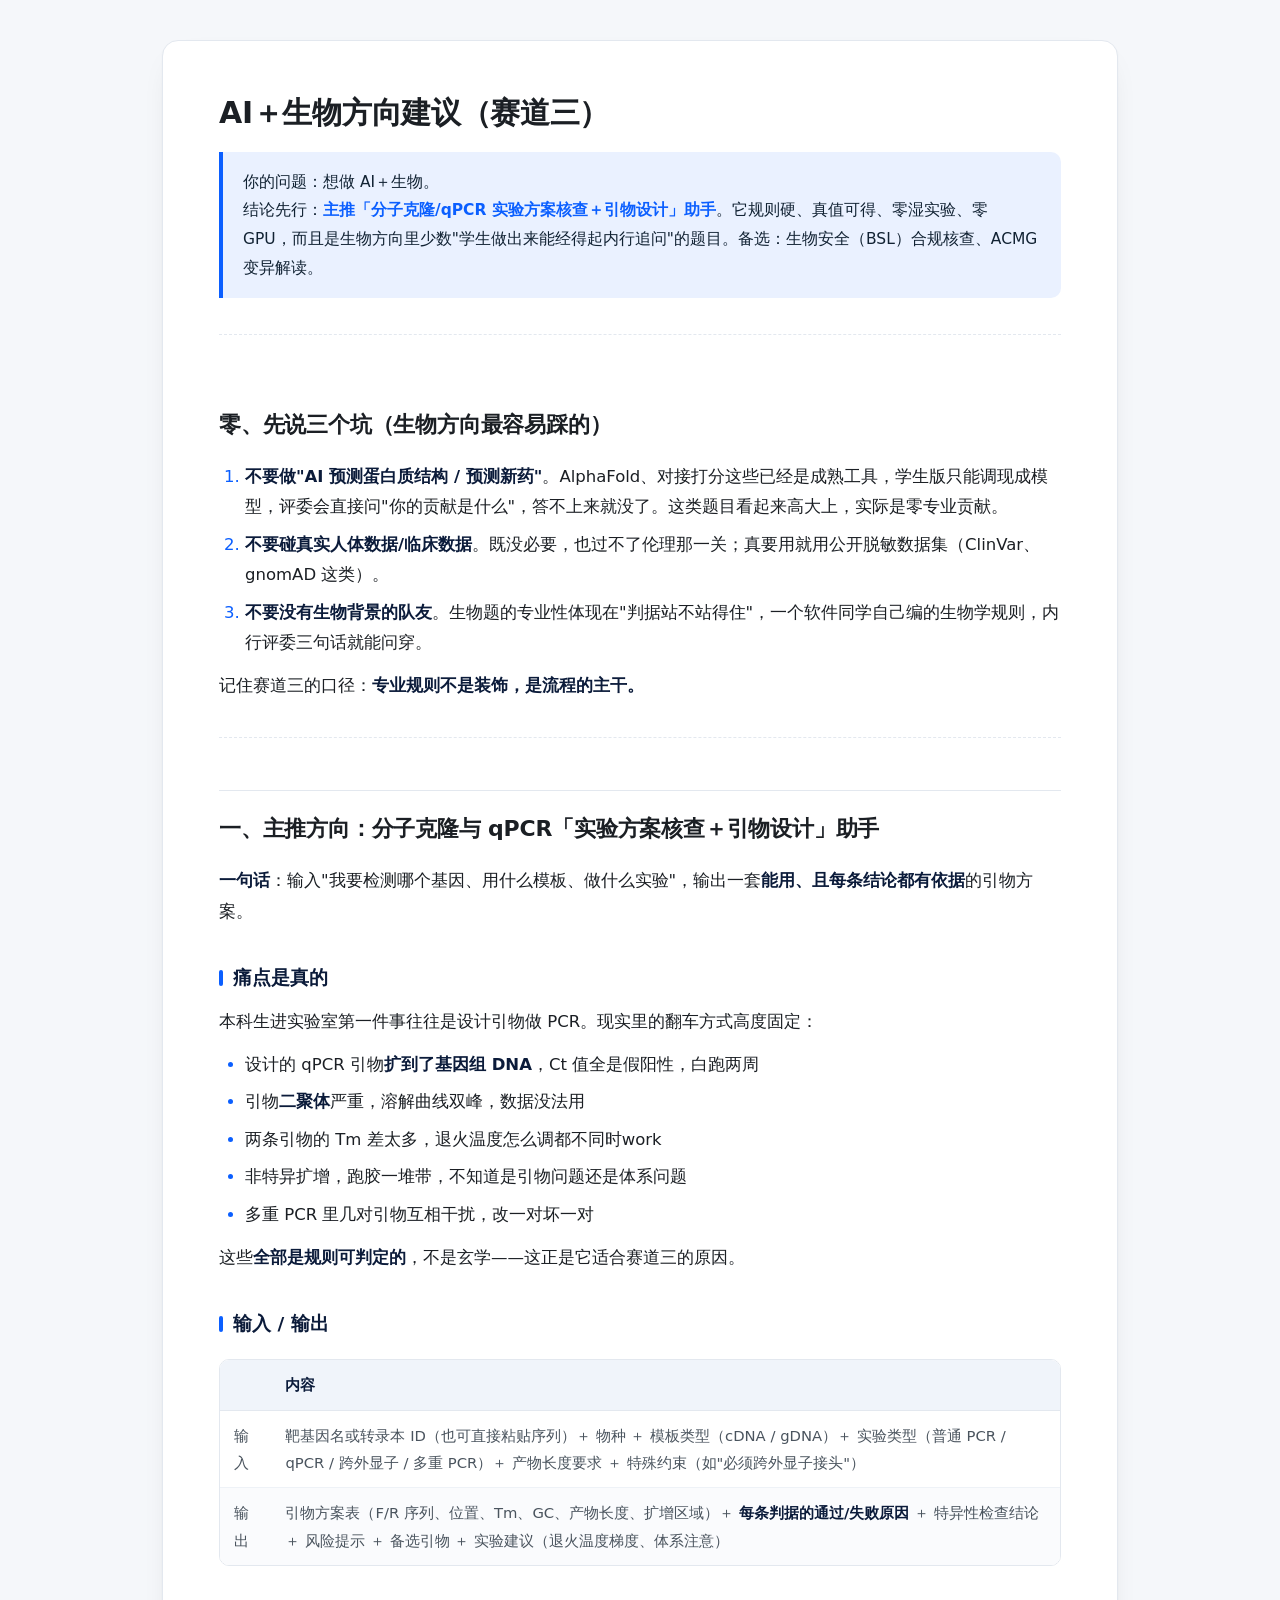
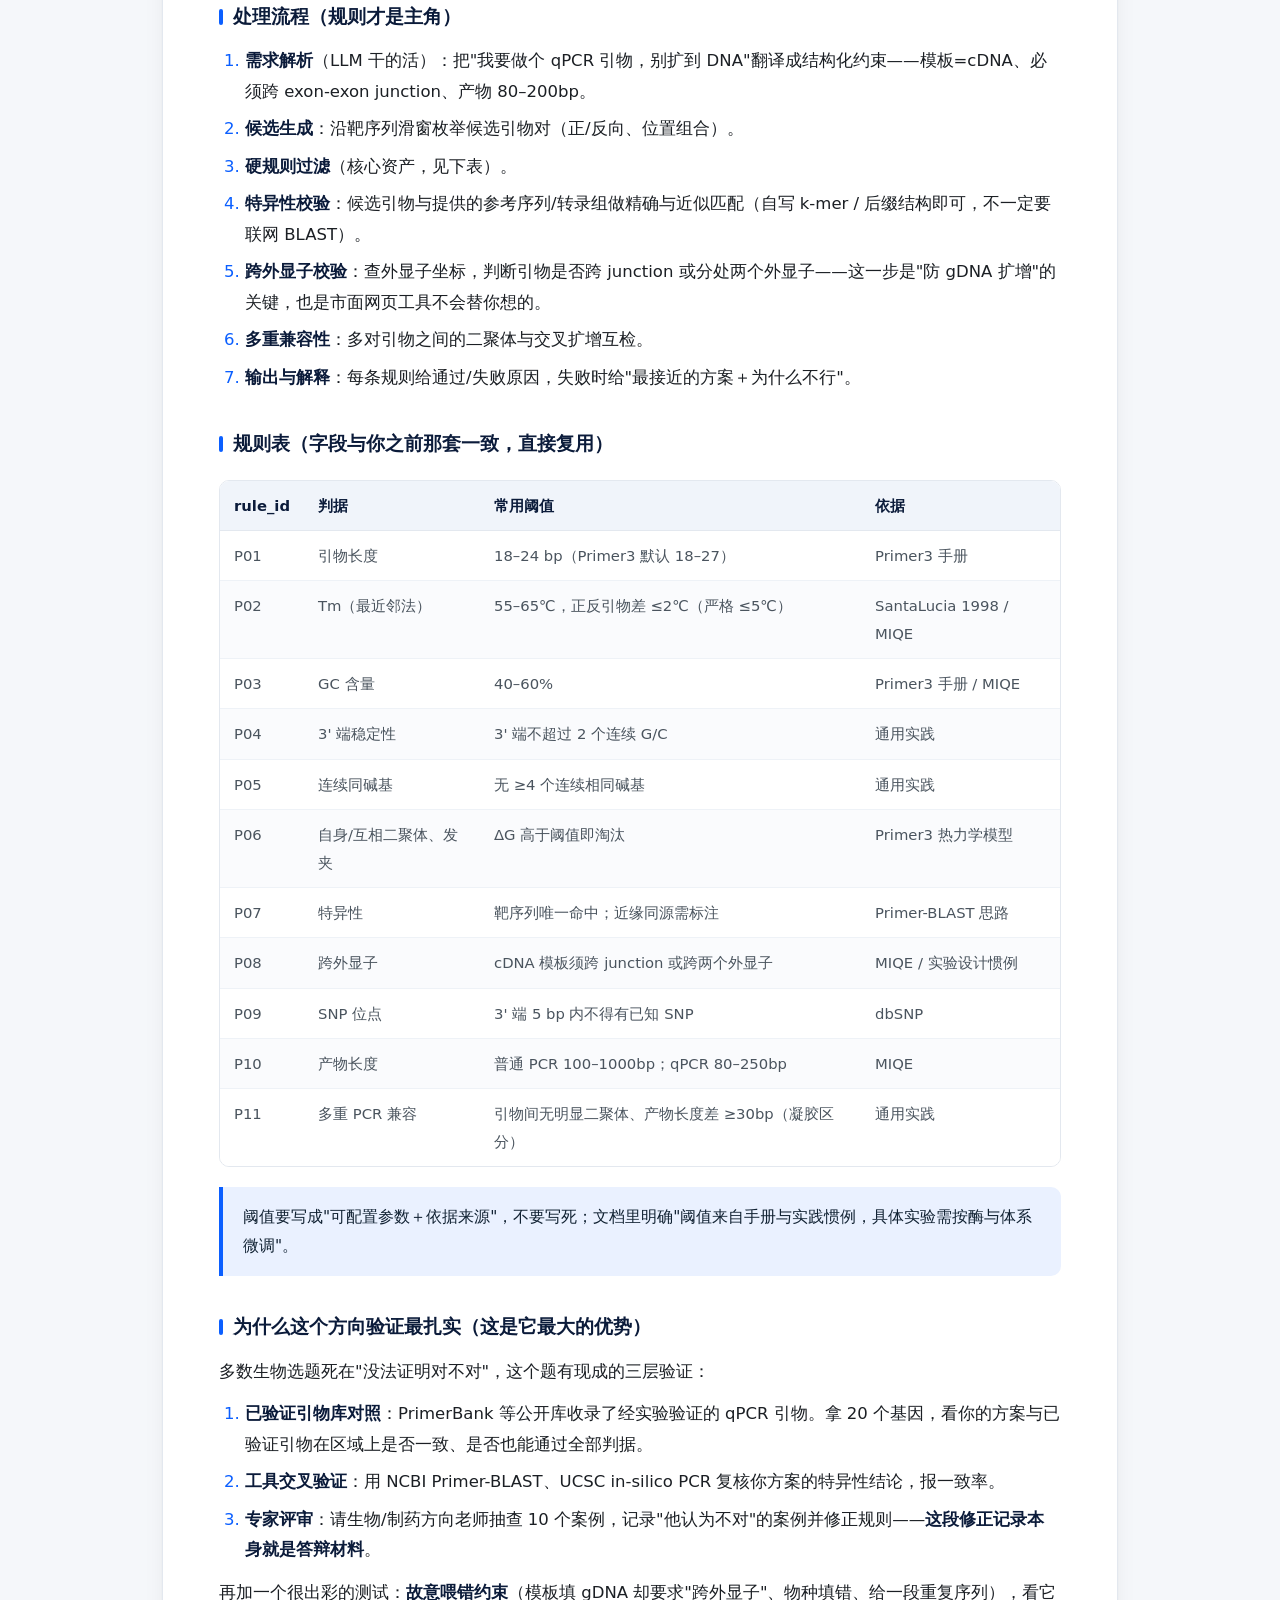
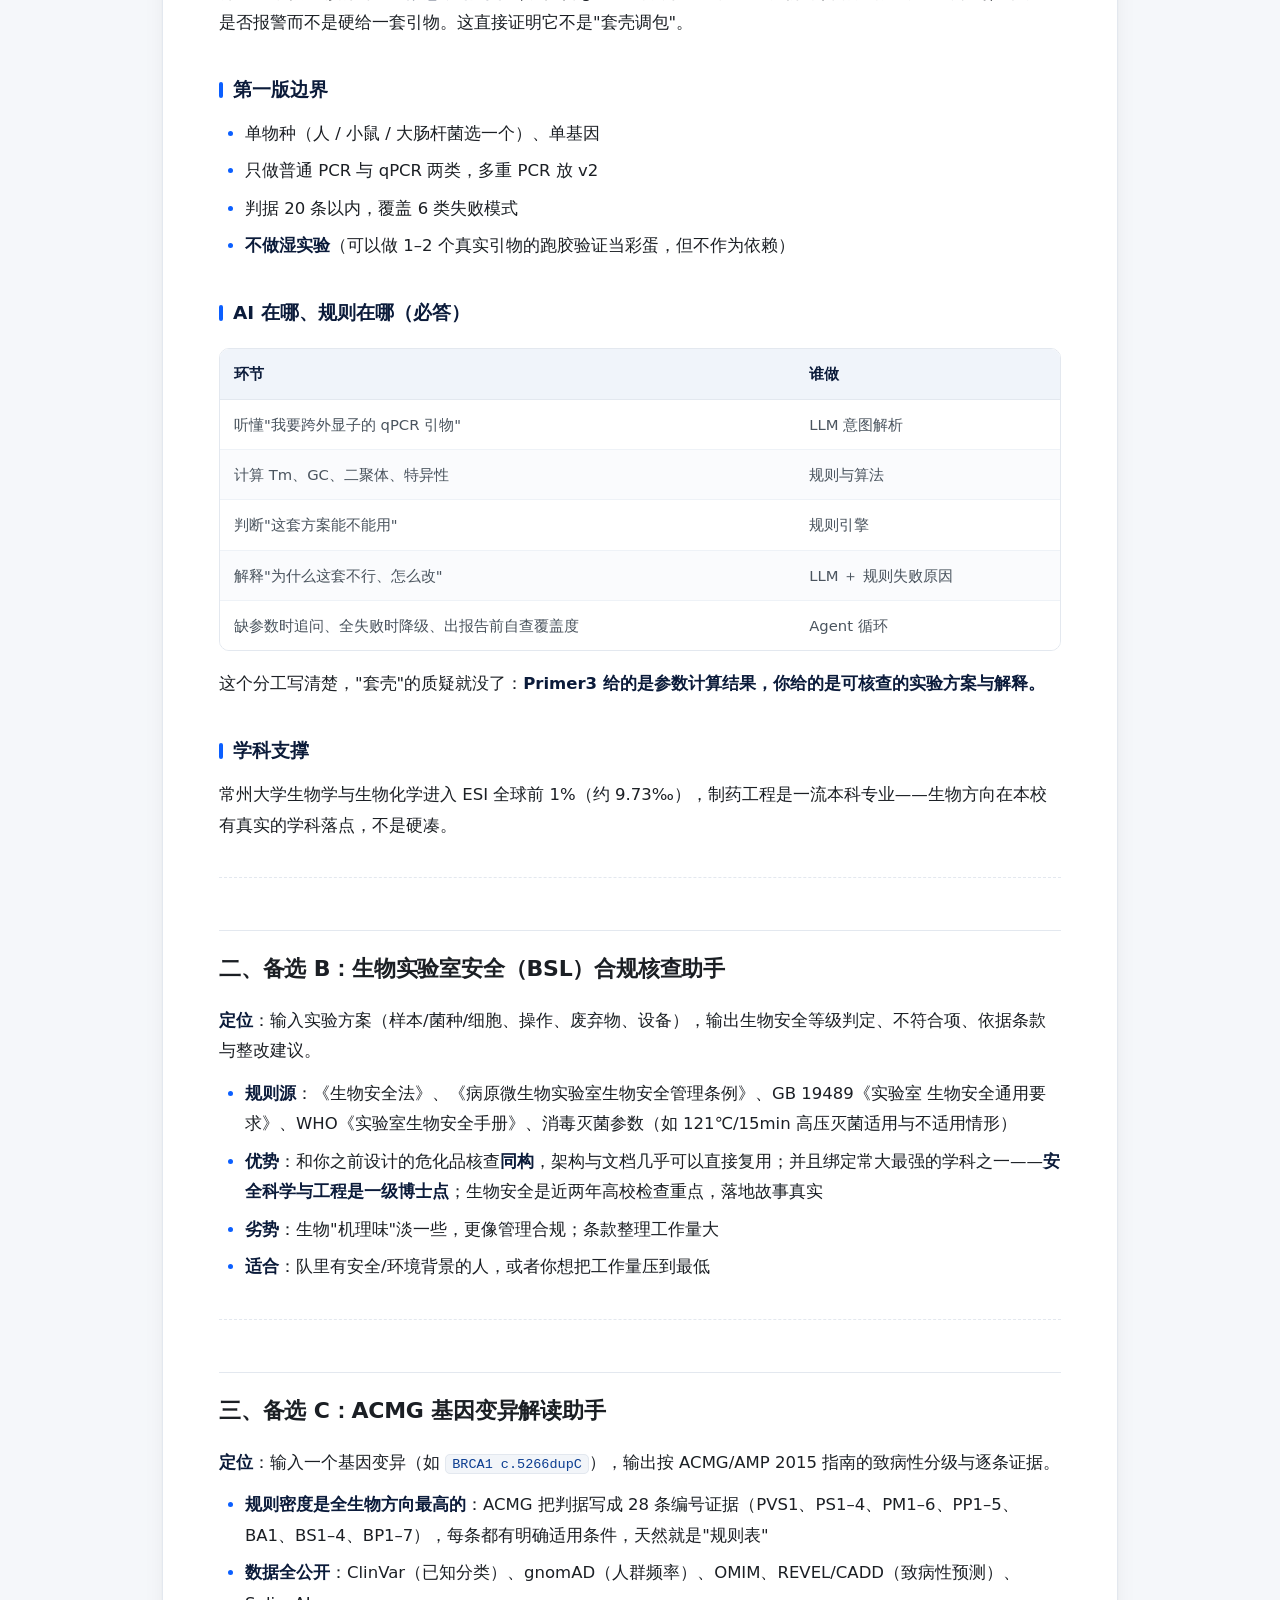
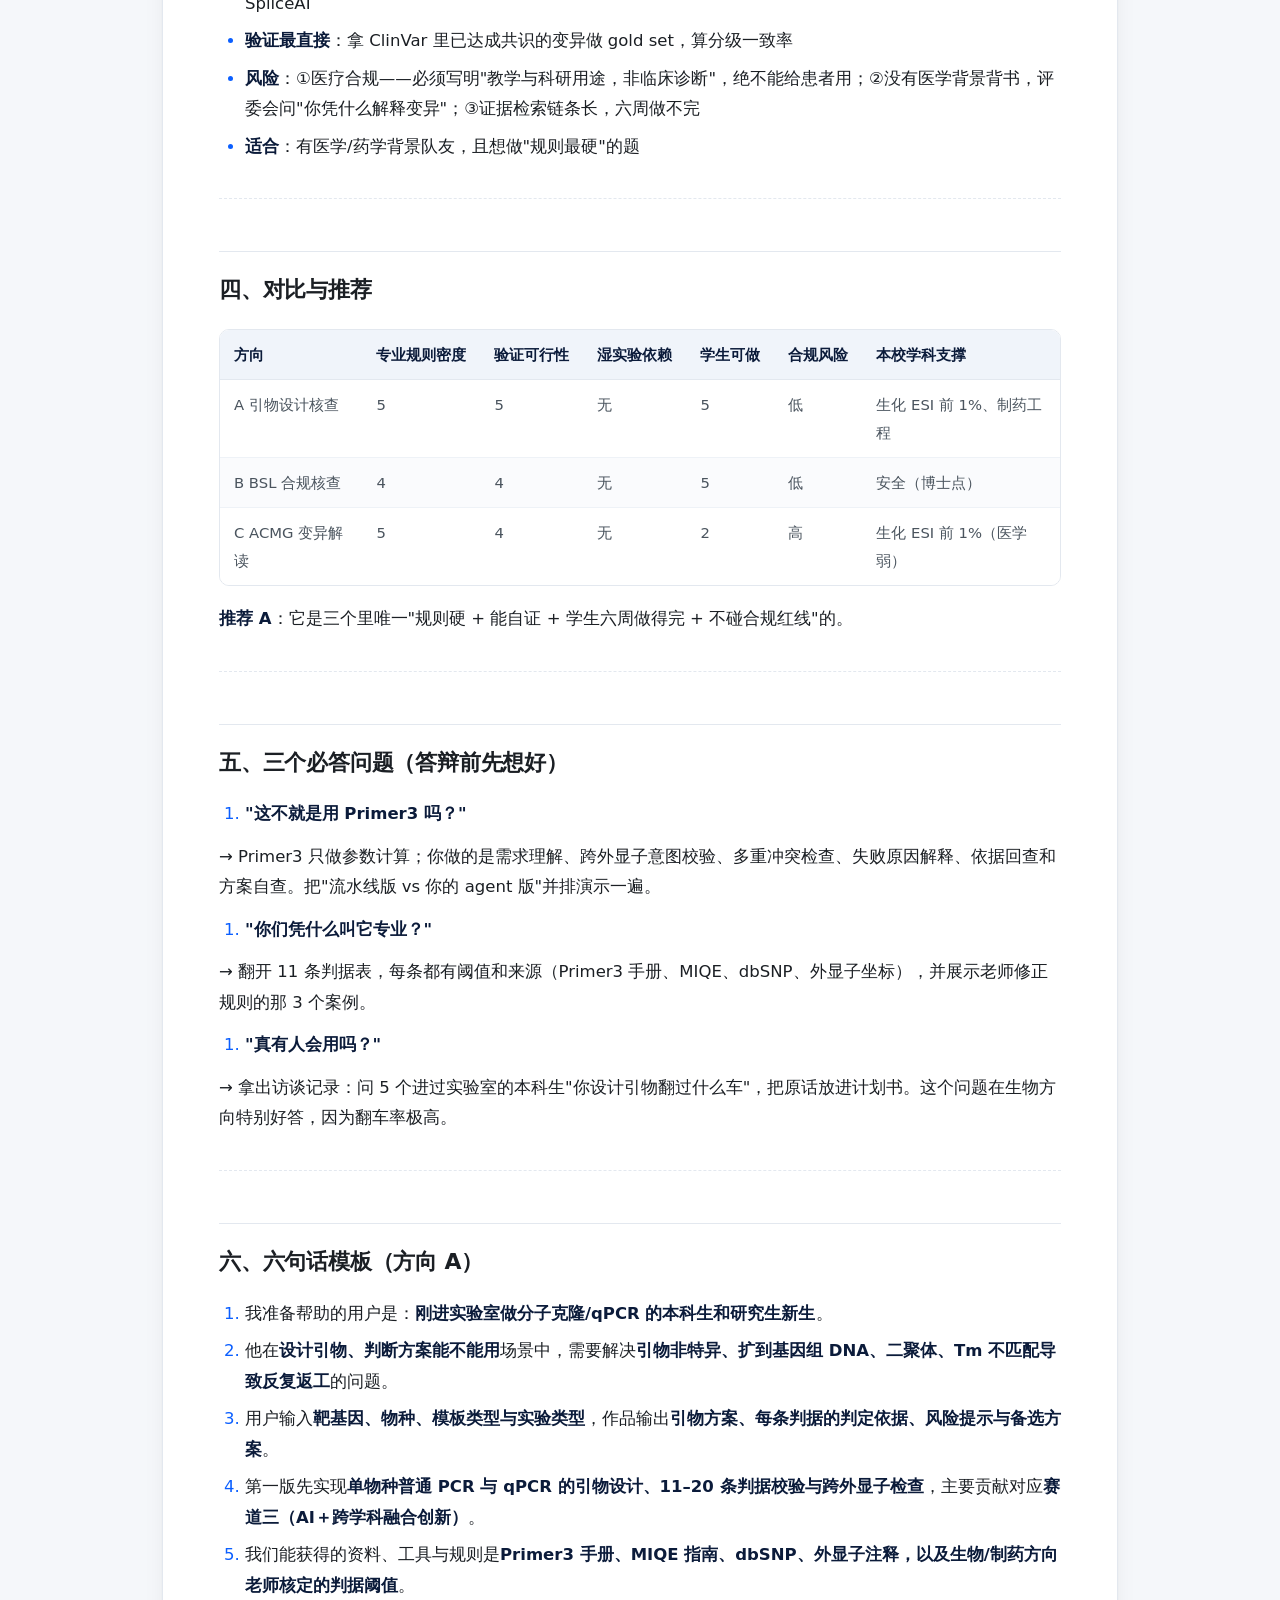
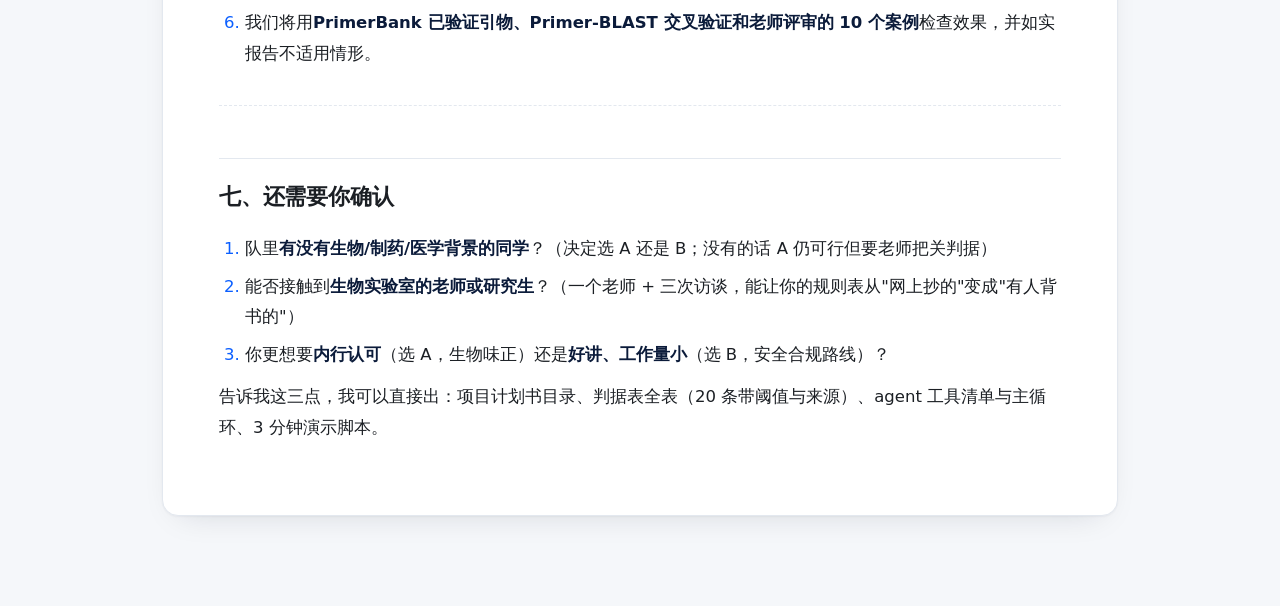
<file: AI+生物方向建议.html>
<!DOCTYPE html>
<html lang="zh-CN">
<head>
<meta charset="utf-8">
<meta name="viewport" content="width=device-width, initial-scale=1">
<title>AI＋生物方向建议（赛道三）</title>
<style>
:root{
  --ink:#1b1f24; --ink-soft:#4a545e; --line:#e3e8ef; --bg:#f5f7fa;
  --accent:#0b5fff; --accent-soft:#eaf1ff; --warn:#b45309; --ok:#0a7a45;
}
*{box-sizing:border-box}
body{
  margin:0; background:var(--bg); color:var(--ink);
  font-family:"Microsoft YaHei","PingFang SC","Hiragino Sans GB","Segoe UI",system-ui,sans-serif;
  font-size:16.5px; line-height:1.85; -webkit-font-smoothing:antialiased;
}
.wrap{max-width:1000px;margin:0 auto;padding:40px 22px 90px}
.card{background:#fff;border:1px solid var(--line);border-radius:16px;
  box-shadow:0 1px 2px rgba(16,24,40,.04),0 12px 32px -18px rgba(16,24,40,.18);
  padding:52px 56px 60px}
h1{font-size:30px;line-height:1.35;margin:0 0 6px;letter-spacing:-.3px}
h1+blockquote{margin-top:18px}
h2{font-size:22px;margin:52px 0 16px;padding-top:18px;border-top:1px solid var(--line);letter-spacing:-.2px}
h2:first-of-type{border-top:0}
h3{font-size:18.5px;margin:34px 0 12px;color:#0b1b3a}
h3::before{content:"";display:inline-block;width:4px;height:16px;background:var(--accent);
  border-radius:2px;margin-right:10px;vertical-align:-2px}
p{margin:12px 0}
strong{color:#0b1b3a}
a{color:var(--accent);text-decoration:none;border-bottom:1px solid #bcd0ff}
ul,ol{margin:12px 0;padding-left:26px}
li{margin:7px 0}
li::marker{color:var(--accent)}
hr{border:0;border-top:1px dashed var(--line);margin:36px 0}
blockquote{margin:20px 0;padding:16px 20px;background:var(--accent-soft);
  border-left:4px solid var(--accent);border-radius:0 10px 10px 0;color:#123;font-size:15.5px}
blockquote strong{color:var(--accent)}
code{background:#f2f5f9;border:1px solid var(--line);border-radius:5px;
  padding:1.5px 6px;font-family:"Cascadia Mono",Consolas,monospace;font-size:13.5px;color:#0b3d91}
.table-wrap{overflow-x:auto;margin:18px 0;border:1px solid var(--line);border-radius:10px}
table{border-collapse:collapse;width:100%;font-size:14.8px;background:#fff}
thead th{background:#f0f4fa;text-align:left;font-weight:700;color:#0b1b3a;
  padding:11px 14px;border-bottom:1px solid var(--line);white-space:nowrap}
tbody td{padding:11px 14px;border-bottom:1px solid #eef2f7;vertical-align:top;color:var(--ink-soft)}
tbody tr:last-child td{border-bottom:0}
tbody tr:nth-child(even){background:#fafbfd}
tbody tr:hover{background:#f3f7ff}
@media (max-width:720px){
  .card{padding:28px 20px 36px;border-radius:12px}
  .wrap{padding:16px 10px 60px}
  h1{font-size:24px} h2{font-size:19px} body{font-size:15.5px}
}
</style>
</head>
<body>
<div class="wrap"><article class="card">
<h1 id="AI-生物方向建议-赛道三">AI＋生物方向建议（赛道三）</h1>
<blockquote>你的问题：想做 AI＋生物。<br>结论先行：<strong>主推「分子克隆/qPCR 实验方案核查＋引物设计」助手</strong>。它规则硬、真值可得、零湿实验、零 GPU，而且是生物方向里少数"学生做出来能经得起内行追问"的题目。备选：生物安全（BSL）合规核查、ACMG 变异解读。</blockquote>
<hr>
<h2 id="零-先说三个坑-生物方向最容易踩的">零、先说三个坑（生物方向最容易踩的）</h2>
<ol>
<li><strong>不要做"AI 预测蛋白质结构 / 预测新药"</strong>。AlphaFold、对接打分这些已经是成熟工具，学生版只能调现成模型，评委会直接问"你的贡献是什么"，答不上来就没了。这类题目看起来高大上，实际是零专业贡献。</li>
<li><strong>不要碰真实人体数据/临床数据</strong>。既没必要，也过不了伦理那一关；真要用就用公开脱敏数据集（ClinVar、gnomAD 这类）。</li>
<li><strong>不要没有生物背景的队友</strong>。生物题的专业性体现在"判据站不站得住"，一个软件同学自己编的生物学规则，内行评委三句话就能问穿。</li>
</ol>
<p>记住赛道三的口径：<strong>专业规则不是装饰，是流程的主干。</strong></p>
<hr>
<h2 id="一-主推方向-分子克隆与-qPCR-实验方案核查-引物设计-助手">一、主推方向：分子克隆与 qPCR「实验方案核查＋引物设计」助手</h2>
<p><strong>一句话</strong>：输入"我要检测哪个基因、用什么模板、做什么实验"，输出一套<strong>能用、且每条结论都有依据</strong>的引物方案。</p>
<h3 id="痛点是真的">痛点是真的</h3>
<p>本科生进实验室第一件事往往是设计引物做 PCR。现实里的翻车方式高度固定：</p>
<ul>
<li>设计的 qPCR 引物<strong>扩到了基因组 DNA</strong>，Ct 值全是假阳性，白跑两周</li>
<li>引物<strong>二聚体</strong>严重，溶解曲线双峰，数据没法用</li>
<li>两条引物的 Tm 差太多，退火温度怎么调都不同时work</li>
<li>非特异扩增，跑胶一堆带，不知道是引物问题还是体系问题</li>
<li>多重 PCR 里几对引物互相干扰，改一对坏一对</li>
</ul>
<p>这些<strong>全部是规则可判定的</strong>，不是玄学——这正是它适合赛道三的原因。</p>
<h3 id="输入-输出">输入 / 输出</h3>
<div class="table-wrap"><table>
<thead><tr><th></th><th>内容</th></tr></thead>
<tbody>
<tr><td>输入</td><td>靶基因名或转录本 ID（也可直接粘贴序列）＋ 物种 ＋ 模板类型（cDNA / gDNA）＋ 实验类型（普通 PCR / qPCR / 跨外显子 / 多重 PCR）＋ 产物长度要求 ＋ 特殊约束（如"必须跨外显子接头"）</td></tr>
<tr><td>输出</td><td>引物方案表（F/R 序列、位置、Tm、GC、产物长度、扩增区域）＋ <strong>每条判据的通过/失败原因</strong> ＋ 特异性检查结论 ＋ 风险提示 ＋ 备选引物 ＋ 实验建议（退火温度梯度、体系注意）</td></tr>
</tbody></table></div>
<h3 id="处理流程-规则才是主角">处理流程（规则才是主角）</h3>
<ol>
<li><strong>需求解析</strong>（LLM 干的活）：把"我要做个 qPCR 引物，别扩到 DNA"翻译成结构化约束——模板=cDNA、必须跨 exon-exon junction、产物 80–200bp。</li>
<li><strong>候选生成</strong>：沿靶序列滑窗枚举候选引物对（正/反向、位置组合）。</li>
<li><strong>硬规则过滤</strong>（核心资产，见下表）。</li>
<li><strong>特异性校验</strong>：候选引物与提供的参考序列/转录组做精确与近似匹配（自写 k-mer / 后缀结构即可，不一定要联网 BLAST）。</li>
<li><strong>跨外显子校验</strong>：查外显子坐标，判断引物是否跨 junction 或分处两个外显子——这一步是"防 gDNA 扩增"的关键，也是市面网页工具不会替你想的。</li>
<li><strong>多重兼容性</strong>：多对引物之间的二聚体与交叉扩增互检。</li>
<li><strong>输出与解释</strong>：每条规则给通过/失败原因，失败时给"最接近的方案＋为什么不行"。</li>
</ol>
<h3 id="规则表-字段与你之前那套一致-直接复用">规则表（字段与你之前那套一致，直接复用）</h3>
<div class="table-wrap"><table>
<thead><tr><th>rule_id</th><th>判据</th><th>常用阈值</th><th>依据</th></tr></thead>
<tbody>
<tr><td>P01</td><td>引物长度</td><td>18–24 bp（Primer3 默认 18–27）</td><td>Primer3 手册</td></tr>
<tr><td>P02</td><td>Tm（最近邻法）</td><td>55–65℃，正反引物差 ≤2℃（严格 ≤5℃）</td><td>SantaLucia 1998 / MIQE</td></tr>
<tr><td>P03</td><td>GC 含量</td><td>40–60%</td><td>Primer3 手册 / MIQE</td></tr>
<tr><td>P04</td><td>3' 端稳定性</td><td>3' 端不超过 2 个连续 G/C</td><td>通用实践</td></tr>
<tr><td>P05</td><td>连续同碱基</td><td>无 ≥4 个连续相同碱基</td><td>通用实践</td></tr>
<tr><td>P06</td><td>自身/互相二聚体、发夹</td><td>ΔG 高于阈值即淘汰</td><td>Primer3 热力学模型</td></tr>
<tr><td>P07</td><td>特异性</td><td>靶序列唯一命中；近缘同源需标注</td><td>Primer-BLAST 思路</td></tr>
<tr><td>P08</td><td>跨外显子</td><td>cDNA 模板须跨 junction 或跨两个外显子</td><td>MIQE / 实验设计惯例</td></tr>
<tr><td>P09</td><td>SNP 位点</td><td>3' 端 5 bp 内不得有已知 SNP</td><td>dbSNP</td></tr>
<tr><td>P10</td><td>产物长度</td><td>普通 PCR 100–1000bp；qPCR 80–250bp</td><td>MIQE</td></tr>
<tr><td>P11</td><td>多重 PCR 兼容</td><td>引物间无明显二聚体、产物长度差 ≥30bp（凝胶区分）</td><td>通用实践</td></tr>
</tbody></table></div>
<blockquote>阈值要写成"可配置参数＋依据来源"，不要写死；文档里明确"阈值来自手册与实践惯例，具体实验需按酶与体系微调"。</blockquote>
<h3 id="为什么这个方向验证最扎实-这是它最大的优势">为什么这个方向验证最扎实（这是它最大的优势）</h3>
<p>多数生物选题死在"没法证明对不对"，这个题有现成的三层验证：</p>
<ol>
<li><strong>已验证引物库对照</strong>：PrimerBank 等公开库收录了经实验验证的 qPCR 引物。拿 20 个基因，看你的方案与已验证引物在区域上是否一致、是否也能通过全部判据。</li>
<li><strong>工具交叉验证</strong>：用 NCBI Primer-BLAST、UCSC in-silico PCR 复核你方案的特异性结论，报一致率。</li>
<li><strong>专家评审</strong>：请生物/制药方向老师抽查 10 个案例，记录"他认为不对"的案例并修正规则——<strong>这段修正记录本身就是答辩材料</strong>。</li>
</ol>
<p>再加一个很出彩的测试：<strong>故意喂错约束</strong>（模板填 gDNA 却要求"跨外显子"、物种填错、给一段重复序列），看它是否报警而不是硬给一套引物。这直接证明它不是"套壳调包"。</p>
<h3 id="第一版边界">第一版边界</h3>
<ul>
<li>单物种（人 / 小鼠 / 大肠杆菌选一个）、单基因</li>
<li>只做普通 PCR 与 qPCR 两类，多重 PCR 放 v2</li>
<li>判据 20 条以内，覆盖 6 类失败模式</li>
<li><strong>不做湿实验</strong>（可以做 1–2 个真实引物的跑胶验证当彩蛋，但不作为依赖）</li>
</ul>
<h3 id="AI-在哪-规则在哪-必答">AI 在哪、规则在哪（必答）</h3>
<div class="table-wrap"><table>
<thead><tr><th>环节</th><th>谁做</th></tr></thead>
<tbody>
<tr><td>听懂"我要跨外显子的 qPCR 引物"</td><td>LLM 意图解析</td></tr>
<tr><td>计算 Tm、GC、二聚体、特异性</td><td>规则与算法</td></tr>
<tr><td>判断"这套方案能不能用"</td><td>规则引擎</td></tr>
<tr><td>解释"为什么这套不行、怎么改"</td><td>LLM ＋ 规则失败原因</td></tr>
<tr><td>缺参数时追问、全失败时降级、出报告前自查覆盖度</td><td>Agent 循环</td></tr>
</tbody></table></div>
<p>这个分工写清楚，"套壳"的质疑就没了：<strong>Primer3 给的是参数计算结果，你给的是可核查的实验方案与解释。</strong></p>
<h3 id="学科支撑">学科支撑</h3>
<p>常州大学生物学与生物化学进入 ESI 全球前 1%（约 9.73‰），制药工程是一流本科专业——生物方向在本校有真实的学科落点，不是硬凑。</p>
<hr>
<h2 id="二-备选-B-生物实验室安全-BSL-合规核查助手">二、备选 B：生物实验室安全（BSL）合规核查助手</h2>
<p><strong>定位</strong>：输入实验方案（样本/菌种/细胞、操作、废弃物、设备），输出生物安全等级判定、不符合项、依据条款与整改建议。</p>
<ul>
<li><strong>规则源</strong>：《生物安全法》、《病原微生物实验室生物安全管理条例》、GB 19489《实验室 生物安全通用要求》、WHO《实验室生物安全手册》、消毒灭菌参数（如 121℃/15min 高压灭菌适用与不适用情形）</li>
<li><strong>优势</strong>：和你之前设计的危化品核查<strong>同构</strong>，架构与文档几乎可以直接复用；并且绑定常大最强的学科之一——<strong>安全科学与工程是一级博士点</strong>；生物安全是近两年高校检查重点，落地故事真实</li>
<li><strong>劣势</strong>：生物"机理味"淡一些，更像管理合规；条款整理工作量大</li>
<li><strong>适合</strong>：队里有安全/环境背景的人，或者你想把工作量压到最低</li>
</ul>
<hr>
<h2 id="三-备选-C-ACMG-基因变异解读助手">三、备选 C：ACMG 基因变异解读助手</h2>
<p><strong>定位</strong>：输入一个基因变异（如 <code>BRCA1 c.5266dupC</code>），输出按 ACMG/AMP 2015 指南的致病性分级与逐条证据。</p>
<ul>
<li><strong>规则密度是全生物方向最高的</strong>：ACMG 把判据写成 28 条编号证据（PVS1、PS1–4、PM1–6、PP1–5、BA1、BS1–4、BP1–7），每条都有明确适用条件，天然就是"规则表"</li>
<li><strong>数据全公开</strong>：ClinVar（已知分类）、gnomAD（人群频率）、OMIM、REVEL/CADD（致病性预测）、SpliceAI</li>
<li><strong>验证最直接</strong>：拿 ClinVar 里已达成共识的变异做 gold set，算分级一致率</li>
<li><strong>风险</strong>：①医疗合规——必须写明"教学与科研用途，非临床诊断"，绝不能给患者用；②没有医学背景背书，评委会问"你凭什么解释变异"；③证据检索链条长，六周做不完</li>
<li><strong>适合</strong>：有医学/药学背景队友，且想做"规则最硬"的题</li>
</ul>
<hr>
<h2 id="四-对比与推荐">四、对比与推荐</h2>
<div class="table-wrap"><table>
<thead><tr><th>方向</th><th>专业规则密度</th><th>验证可行性</th><th>湿实验依赖</th><th>学生可做</th><th>合规风险</th><th>本校学科支撑</th></tr></thead>
<tbody>
<tr><td>A 引物设计核查</td><td>5</td><td>5</td><td>无</td><td>5</td><td>低</td><td>生化 ESI 前 1%、制药工程</td></tr>
<tr><td>B BSL 合规核查</td><td>4</td><td>4</td><td>无</td><td>5</td><td>低</td><td>安全（博士点）</td></tr>
<tr><td>C ACMG 变异解读</td><td>5</td><td>4</td><td>无</td><td>2</td><td>高</td><td>生化 ESI 前 1%（医学弱）</td></tr>
</tbody></table></div>
<p><strong>推荐 A</strong>：它是三个里唯一"规则硬 + 能自证 + 学生六周做得完 + 不碰合规红线"的。</p>
<hr>
<h2 id="五-三个必答问题-答辩前先想好">五、三个必答问题（答辩前先想好）</h2>
<ol>
<li><strong>"这不就是用 Primer3 吗？"</strong></li>
</ol>
<p>→ Primer3 只做参数计算；你做的是需求理解、跨外显子意图校验、多重冲突检查、失败原因解释、依据回查和方案自查。把"流水线版 vs 你的 agent 版"并排演示一遍。</p>
<ol>
<li><strong>"你们凭什么叫它专业？"</strong></li>
</ol>
<p>→ 翻开 11 条判据表，每条都有阈值和来源（Primer3 手册、MIQE、dbSNP、外显子坐标），并展示老师修正规则的那 3 个案例。</p>
<ol>
<li><strong>"真有人会用吗？"</strong></li>
</ol>
<p>→ 拿出访谈记录：问 5 个进过实验室的本科生"你设计引物翻过什么车"，把原话放进计划书。这个问题在生物方向特别好答，因为翻车率极高。</p>
<hr>
<h2 id="六-六句话模板-方向-A">六、六句话模板（方向 A）</h2>
<ol>
<li>我准备帮助的用户是：<strong>刚进实验室做分子克隆/qPCR 的本科生和研究生新生</strong>。</li>
<li>他在<strong>设计引物、判断方案能不能用</strong>场景中，需要解决<strong>引物非特异、扩到基因组 DNA、二聚体、Tm 不匹配导致反复返工</strong>的问题。</li>
<li>用户输入<strong>靶基因、物种、模板类型与实验类型</strong>，作品输出<strong>引物方案、每条判据的判定依据、风险提示与备选方案</strong>。</li>
<li>第一版先实现<strong>单物种普通 PCR 与 qPCR 的引物设计、11–20 条判据校验与跨外显子检查</strong>，主要贡献对应<strong>赛道三（AI＋跨学科融合创新）</strong>。</li>
<li>我们能获得的资料、工具与规则是<strong>Primer3 手册、MIQE 指南、dbSNP、外显子注释，以及生物/制药方向老师核定的判据阈值</strong>。</li>
<li>我们将用<strong>PrimerBank 已验证引物、Primer-BLAST 交叉验证和老师评审的 10 个案例</strong>检查效果，并如实报告不适用情形。</li>
</ol>
<hr>
<h2 id="七-还需要你确认">七、还需要你确认</h2>
<ol>
<li>队里<strong>有没有生物/制药/医学背景的同学</strong>？（决定选 A 还是 B；没有的话 A 仍可行但要老师把关判据）</li>
<li>能否接触到<strong>生物实验室的老师或研究生</strong>？（一个老师 + 三次访谈，能让你的规则表从"网上抄的"变成"有人背书的"）</li>
<li>你更想要<strong>内行认可</strong>（选 A，生物味正）还是<strong>好讲、工作量小</strong>（选 B，安全合规路线）？</li>
</ol>
<p>告诉我这三点，我可以直接出：项目计划书目录、判据表全表（20 条带阈值与来源）、agent 工具清单与主循环、3 分钟演示脚本。</p>
</article></div>
</body>
</html>
</file>
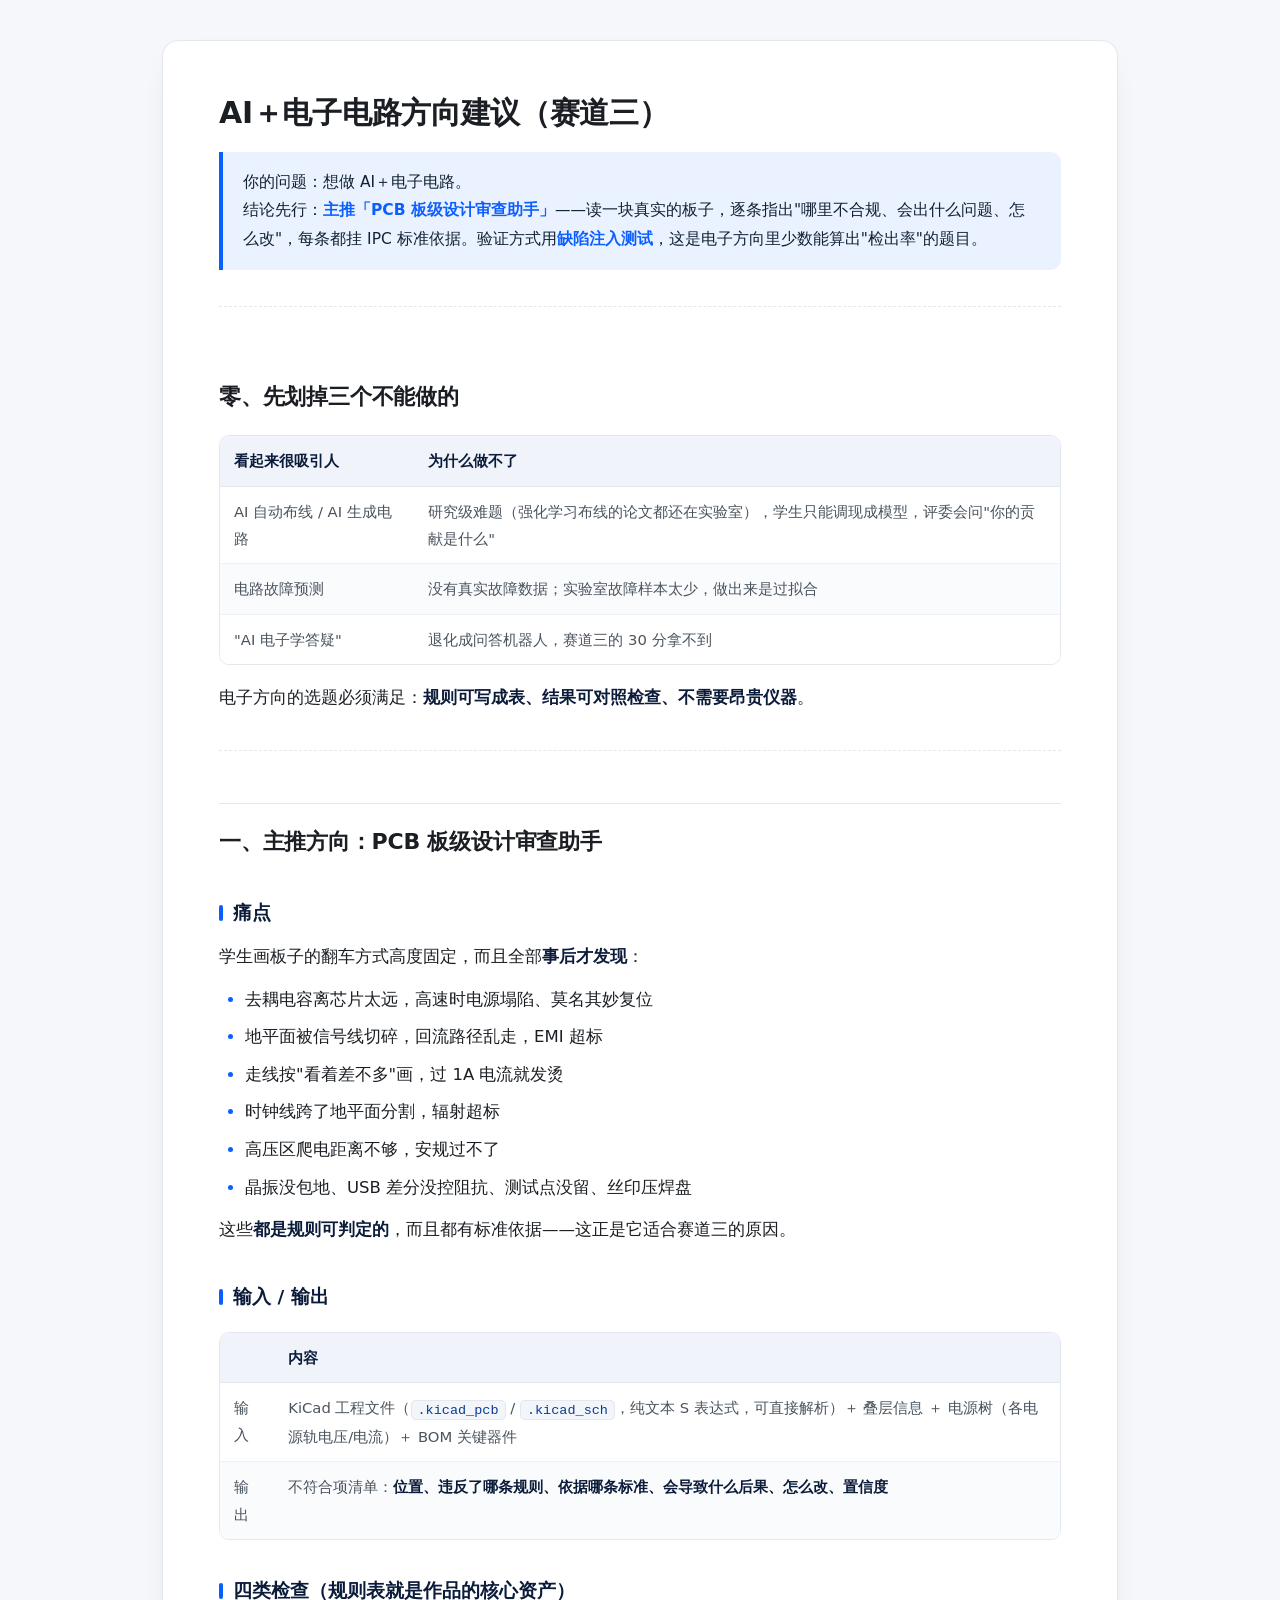
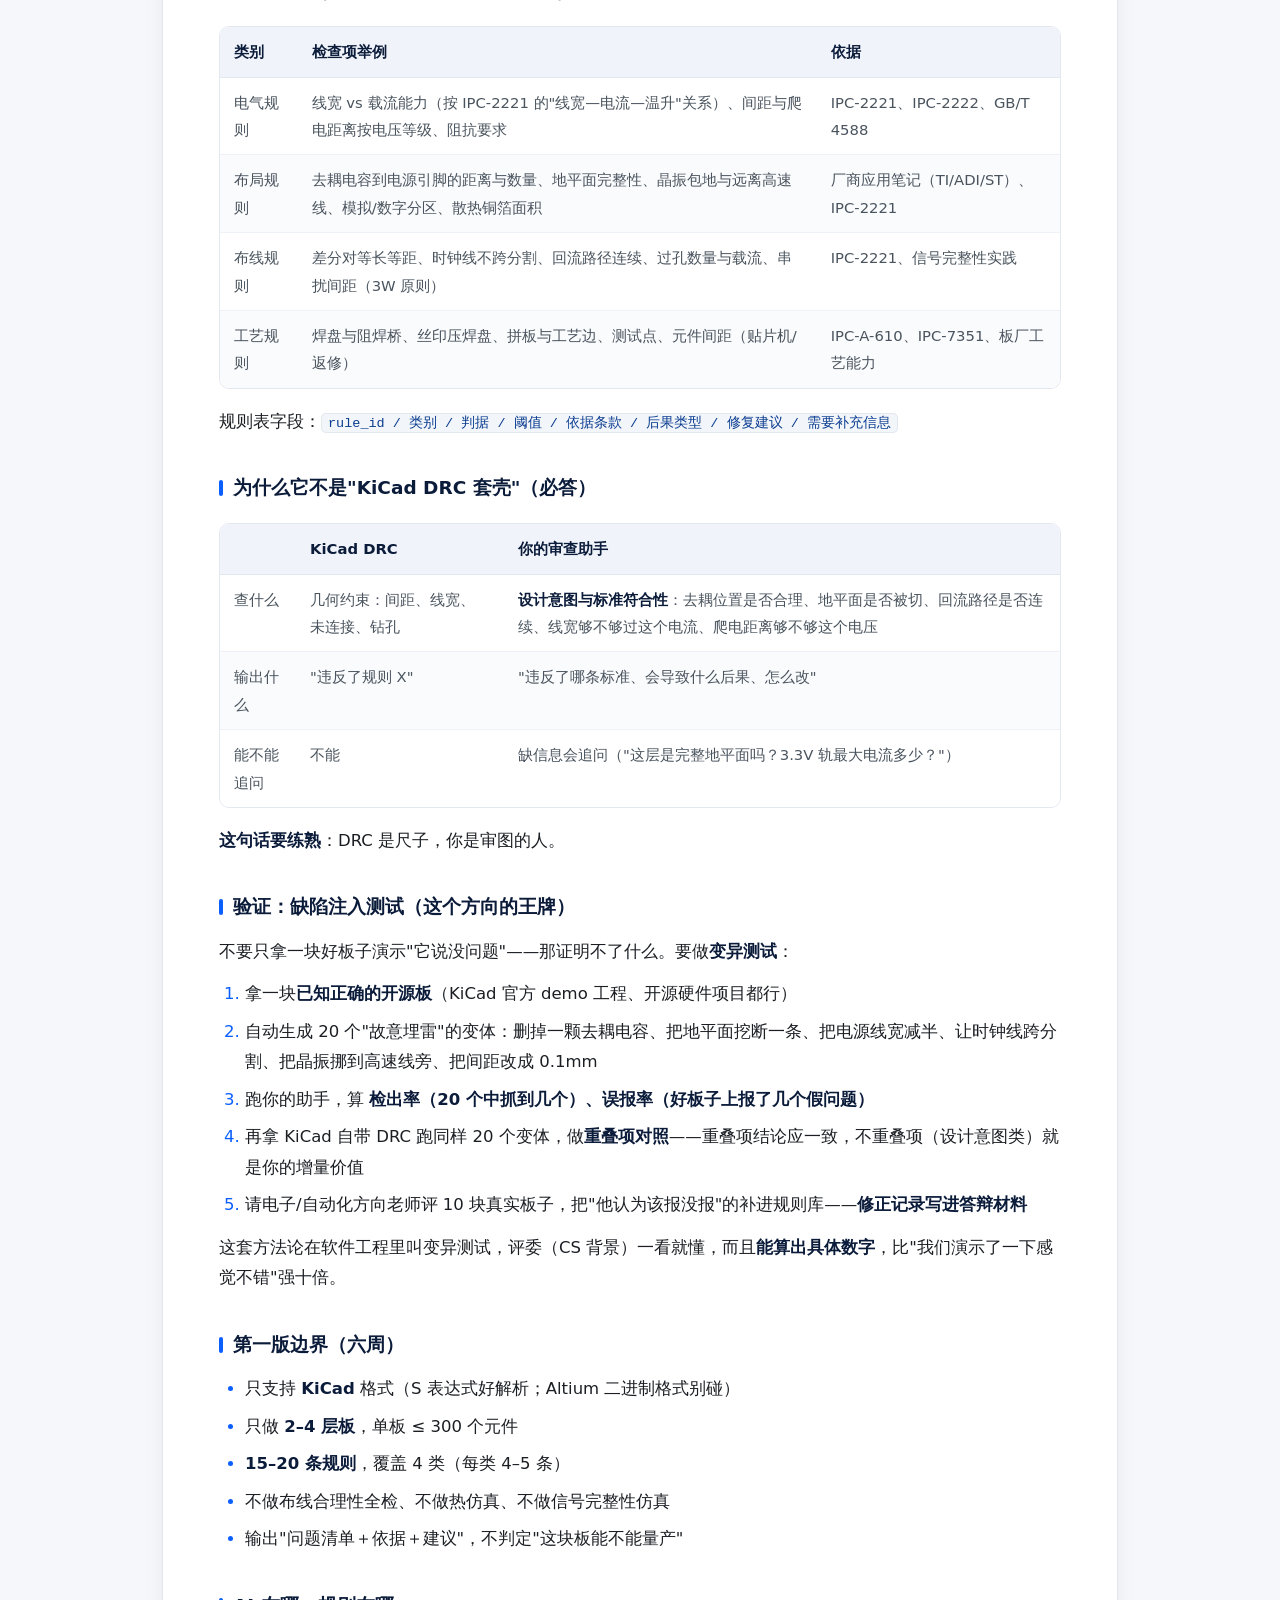
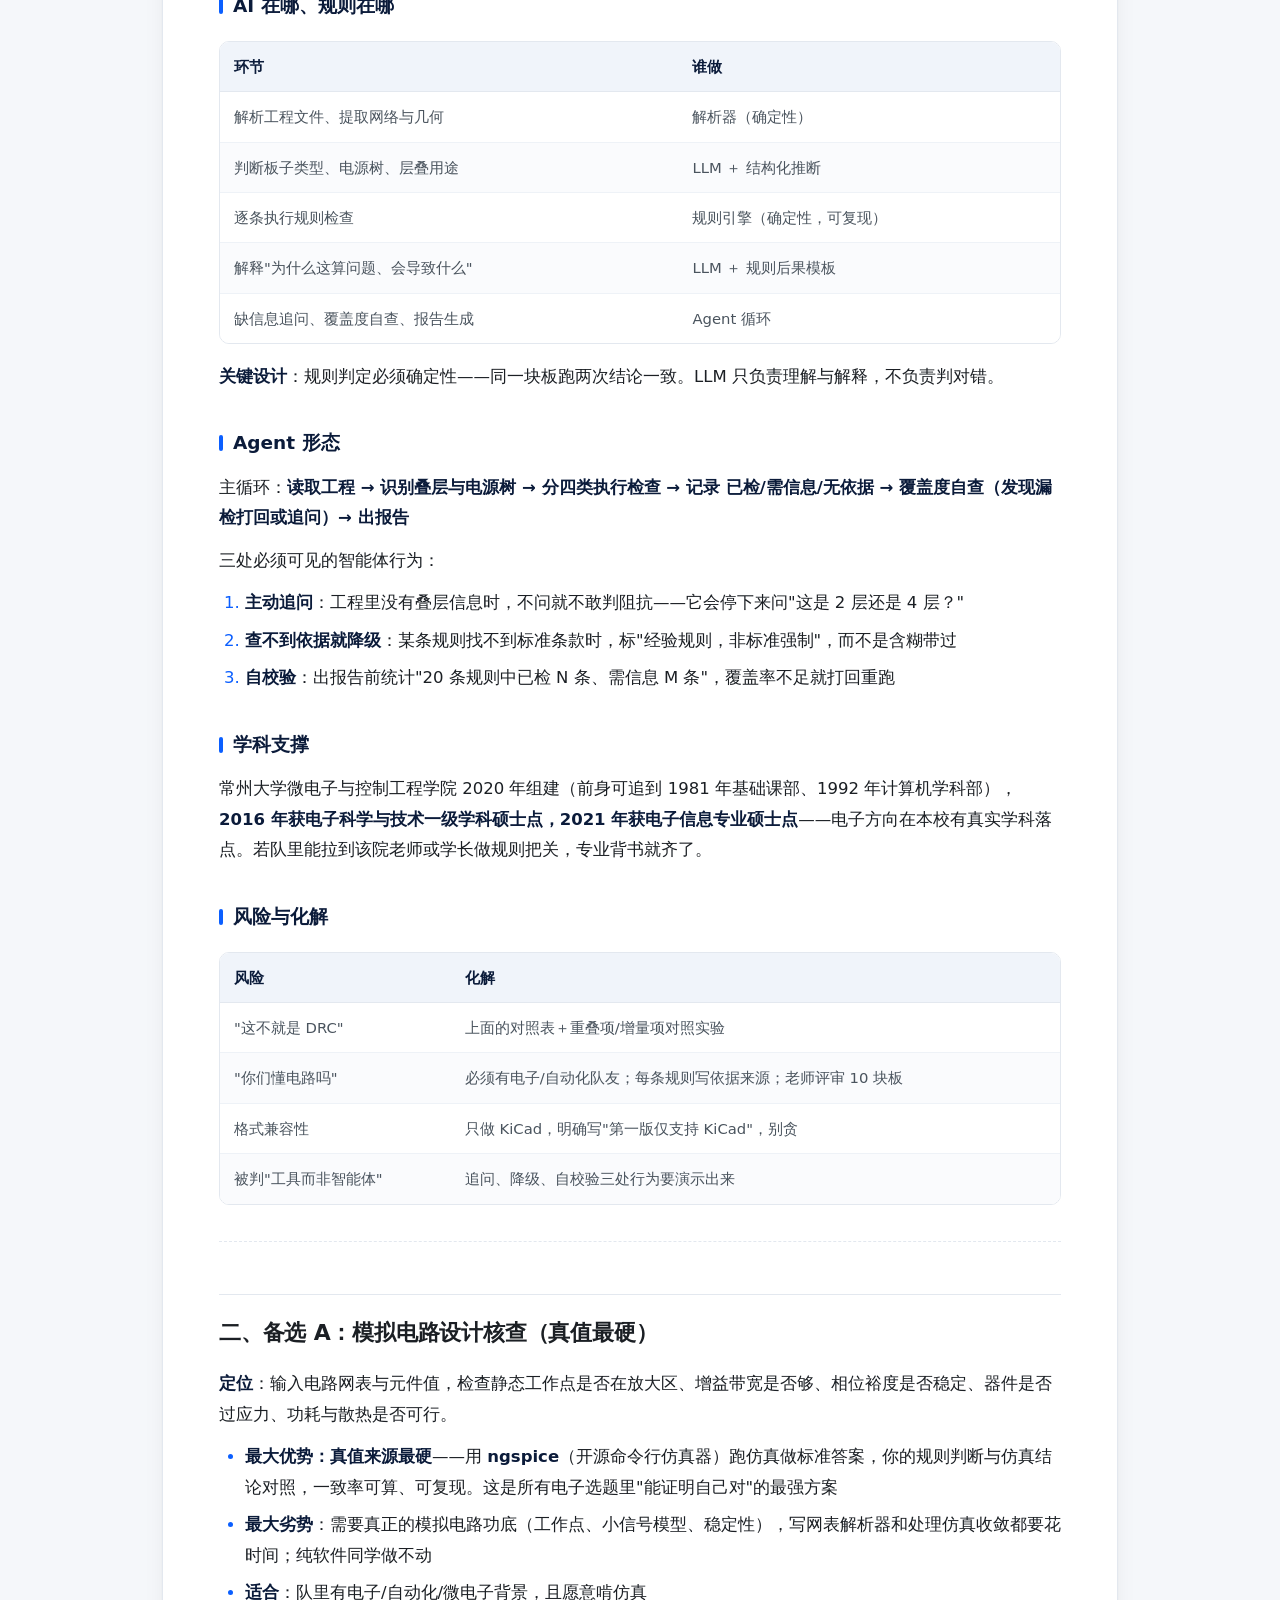
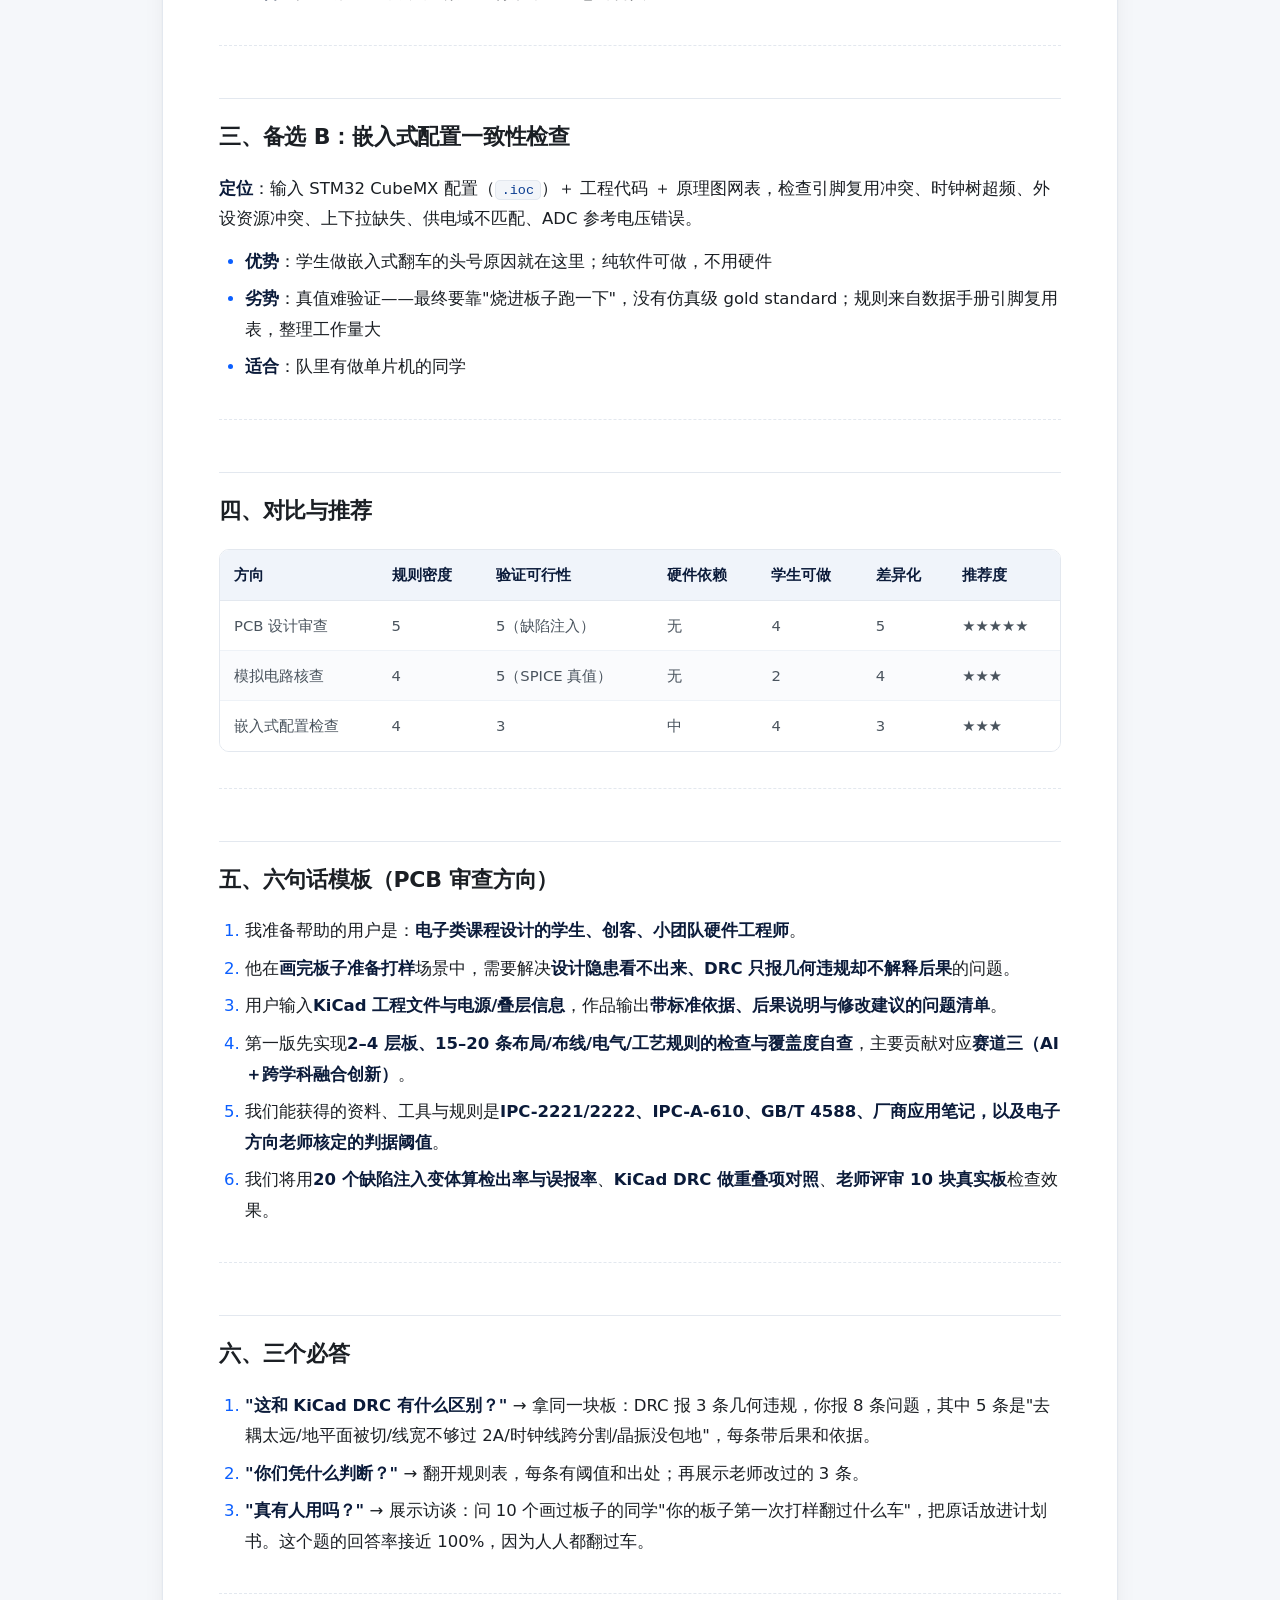
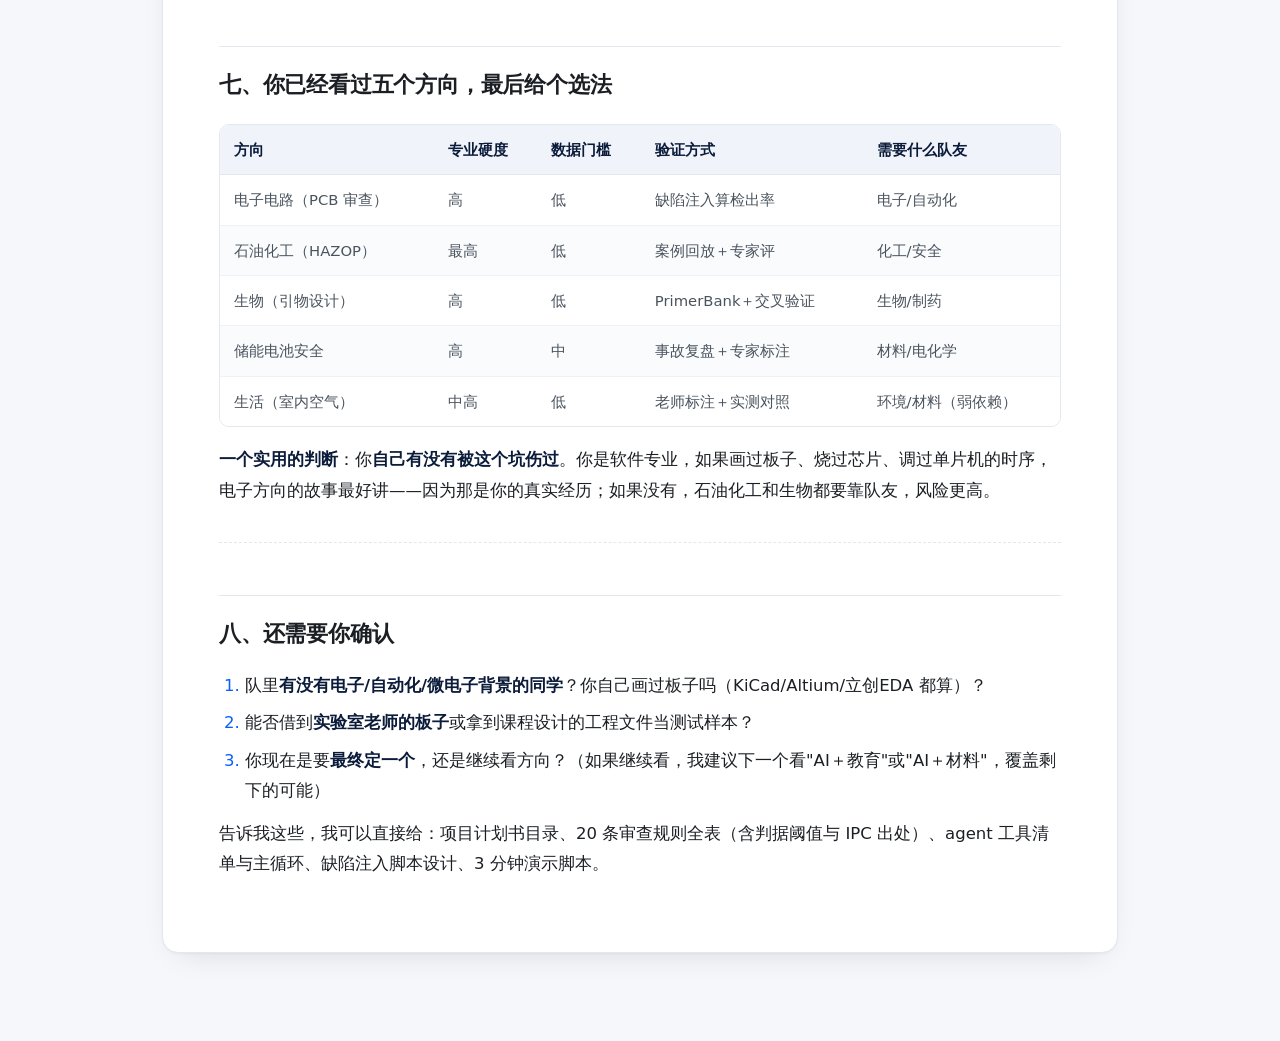
<file: AI+电子电路方向建议.html>
<!DOCTYPE html>
<html lang="zh-CN">
<head>
<meta charset="utf-8">
<meta name="viewport" content="width=device-width, initial-scale=1">
<title>AI＋电子电路方向建议（赛道三）</title>
<style>
:root{
  --ink:#1b1f24; --ink-soft:#4a545e; --line:#e3e8ef; --bg:#f5f7fa;
  --accent:#0b5fff; --accent-soft:#eaf1ff; --warn:#b45309; --ok:#0a7a45;
}
*{box-sizing:border-box}
body{
  margin:0; background:var(--bg); color:var(--ink);
  font-family:"Microsoft YaHei","PingFang SC","Hiragino Sans GB","Segoe UI",system-ui,sans-serif;
  font-size:16.5px; line-height:1.85; -webkit-font-smoothing:antialiased;
}
.wrap{max-width:1000px;margin:0 auto;padding:40px 22px 90px}
.card{background:#fff;border:1px solid var(--line);border-radius:16px;
  box-shadow:0 1px 2px rgba(16,24,40,.04),0 12px 32px -18px rgba(16,24,40,.18);
  padding:52px 56px 60px}
h1{font-size:30px;line-height:1.35;margin:0 0 6px;letter-spacing:-.3px}
h1+blockquote{margin-top:18px}
h2{font-size:22px;margin:52px 0 16px;padding-top:18px;border-top:1px solid var(--line);letter-spacing:-.2px}
h2:first-of-type{border-top:0}
h3{font-size:18.5px;margin:34px 0 12px;color:#0b1b3a}
h3::before{content:"";display:inline-block;width:4px;height:16px;background:var(--accent);
  border-radius:2px;margin-right:10px;vertical-align:-2px}
p{margin:12px 0}
strong{color:#0b1b3a}
a{color:var(--accent);text-decoration:none;border-bottom:1px solid #bcd0ff}
ul,ol{margin:12px 0;padding-left:26px}
li{margin:7px 0}
li::marker{color:var(--accent)}
hr{border:0;border-top:1px dashed var(--line);margin:36px 0}
blockquote{margin:20px 0;padding:16px 20px;background:var(--accent-soft);
  border-left:4px solid var(--accent);border-radius:0 10px 10px 0;color:#123;font-size:15.5px}
blockquote strong{color:var(--accent)}
code{background:#f2f5f9;border:1px solid var(--line);border-radius:5px;
  padding:1.5px 6px;font-family:"Cascadia Mono",Consolas,monospace;font-size:13.5px;color:#0b3d91}
.table-wrap{overflow-x:auto;margin:18px 0;border:1px solid var(--line);border-radius:10px}
table{border-collapse:collapse;width:100%;font-size:14.8px;background:#fff}
thead th{background:#f0f4fa;text-align:left;font-weight:700;color:#0b1b3a;
  padding:11px 14px;border-bottom:1px solid var(--line);white-space:nowrap}
tbody td{padding:11px 14px;border-bottom:1px solid #eef2f7;vertical-align:top;color:var(--ink-soft)}
tbody tr:last-child td{border-bottom:0}
tbody tr:nth-child(even){background:#fafbfd}
tbody tr:hover{background:#f3f7ff}
@media (max-width:720px){
  .card{padding:28px 20px 36px;border-radius:12px}
  .wrap{padding:16px 10px 60px}
  h1{font-size:24px} h2{font-size:19px} body{font-size:15.5px}
}
</style>
</head>
<body>
<div class="wrap"><article class="card">
<h1 id="AI-电子电路方向建议-赛道三">AI＋电子电路方向建议（赛道三）</h1>
<blockquote>你的问题：想做 AI＋电子电路。<br>结论先行：<strong>主推「PCB 板级设计审查助手」</strong>——读一块真实的板子，逐条指出"哪里不合规、会出什么问题、怎么改"，每条都挂 IPC 标准依据。验证方式用<strong>缺陷注入测试</strong>，这是电子方向里少数能算出"检出率"的题目。</blockquote>
<hr>
<h2 id="零-先划掉三个不能做的">零、先划掉三个不能做的</h2>
<div class="table-wrap"><table>
<thead><tr><th>看起来很吸引人</th><th>为什么做不了</th></tr></thead>
<tbody>
<tr><td>AI 自动布线 / AI 生成电路</td><td>研究级难题（强化学习布线的论文都还在实验室），学生只能调现成模型，评委会问"你的贡献是什么"</td></tr>
<tr><td>电路故障预测</td><td>没有真实故障数据；实验室故障样本太少，做出来是过拟合</td></tr>
<tr><td>"AI 电子学答疑"</td><td>退化成问答机器人，赛道三的 30 分拿不到</td></tr>
</tbody></table></div>
<p>电子方向的选题必须满足：<strong>规则可写成表、结果可对照检查、不需要昂贵仪器</strong>。</p>
<hr>
<h2 id="一-主推方向-PCB-板级设计审查助手">一、主推方向：PCB 板级设计审查助手</h2>
<h3 id="痛点">痛点</h3>
<p>学生画板子的翻车方式高度固定，而且全部<strong>事后才发现</strong>：</p>
<ul>
<li>去耦电容离芯片太远，高速时电源塌陷、莫名其妙复位</li>
<li>地平面被信号线切碎，回流路径乱走，EMI 超标</li>
<li>走线按"看着差不多"画，过 1A 电流就发烫</li>
<li>时钟线跨了地平面分割，辐射超标</li>
<li>高压区爬电距离不够，安规过不了</li>
<li>晶振没包地、USB 差分没控阻抗、测试点没留、丝印压焊盘</li>
</ul>
<p>这些<strong>都是规则可判定的</strong>，而且都有标准依据——这正是它适合赛道三的原因。</p>
<h3 id="输入-输出">输入 / 输出</h3>
<div class="table-wrap"><table>
<thead><tr><th></th><th>内容</th></tr></thead>
<tbody>
<tr><td>输入</td><td>KiCad 工程文件（<code>.kicad_pcb</code> / <code>.kicad_sch</code>，纯文本 S 表达式，可直接解析）＋ 叠层信息 ＋ 电源树（各电源轨电压/电流）＋ BOM 关键器件</td></tr>
<tr><td>输出</td><td>不符合项清单：<strong>位置、违反了哪条规则、依据哪条标准、会导致什么后果、怎么改、置信度</strong></td></tr>
</tbody></table></div>
<h3 id="四类检查-规则表就是作品的核心资产">四类检查（规则表就是作品的核心资产）</h3>
<div class="table-wrap"><table>
<thead><tr><th>类别</th><th>检查项举例</th><th>依据</th></tr></thead>
<tbody>
<tr><td>电气规则</td><td>线宽 vs 载流能力（按 IPC-2221 的"线宽—电流—温升"关系）、间距与爬电距离按电压等级、阻抗要求</td><td>IPC-2221、IPC-2222、GB/T 4588</td></tr>
<tr><td>布局规则</td><td>去耦电容到电源引脚的距离与数量、地平面完整性、晶振包地与远离高速线、模拟/数字分区、散热铜箔面积</td><td>厂商应用笔记（TI/ADI/ST）、IPC-2221</td></tr>
<tr><td>布线规则</td><td>差分对等长等距、时钟线不跨分割、回流路径连续、过孔数量与载流、串扰间距（3W 原则）</td><td>IPC-2221、信号完整性实践</td></tr>
<tr><td>工艺规则</td><td>焊盘与阻焊桥、丝印压焊盘、拼板与工艺边、测试点、元件间距（贴片机/返修）</td><td>IPC-A-610、IPC-7351、板厂工艺能力</td></tr>
</tbody></table></div>
<p>规则表字段：<code>rule_id / 类别 / 判据 / 阈值 / 依据条款 / 后果类型 / 修复建议 / 需要补充信息</code></p>
<h3 id="为什么它不是-KiCad-DRC-套壳-必答">为什么它不是"KiCad DRC 套壳"（必答）</h3>
<div class="table-wrap"><table>
<thead><tr><th></th><th>KiCad DRC</th><th>你的审查助手</th></tr></thead>
<tbody>
<tr><td>查什么</td><td>几何约束：间距、线宽、未连接、钻孔</td><td><strong>设计意图与标准符合性</strong>：去耦位置是否合理、地平面是否被切、回流路径是否连续、线宽够不够过这个电流、爬电距离够不够这个电压</td></tr>
<tr><td>输出什么</td><td>"违反了规则 X"</td><td>"违反了哪条标准、会导致什么后果、怎么改"</td></tr>
<tr><td>能不能追问</td><td>不能</td><td>缺信息会追问（"这层是完整地平面吗？3.3V 轨最大电流多少？"）</td></tr>
</tbody></table></div>
<p><strong>这句话要练熟</strong>：DRC 是尺子，你是审图的人。</p>
<h3 id="验证-缺陷注入测试-这个方向的王牌">验证：缺陷注入测试（这个方向的王牌）</h3>
<p>不要只拿一块好板子演示"它说没问题"——那证明不了什么。要做<strong>变异测试</strong>：</p>
<ol>
<li>拿一块<strong>已知正确的开源板</strong>（KiCad 官方 demo 工程、开源硬件项目都行）</li>
<li>自动生成 20 个"故意埋雷"的变体：删掉一颗去耦电容、把地平面挖断一条、把电源线宽减半、让时钟线跨分割、把晶振挪到高速线旁、把间距改成 0.1mm</li>
<li>跑你的助手，算 <strong>检出率（20 个中抓到几个）、误报率（好板子上报了几个假问题）</strong></li>
<li>再拿 KiCad 自带 DRC 跑同样 20 个变体，做<strong>重叠项对照</strong>——重叠项结论应一致，不重叠项（设计意图类）就是你的增量价值</li>
<li>请电子/自动化方向老师评 10 块真实板子，把"他认为该报没报"的补进规则库——<strong>修正记录写进答辩材料</strong></li>
</ol>
<p>这套方法论在软件工程里叫变异测试，评委（CS 背景）一看就懂，而且<strong>能算出具体数字</strong>，比"我们演示了一下感觉不错"强十倍。</p>
<h3 id="第一版边界-六周">第一版边界（六周）</h3>
<ul>
<li>只支持 <strong>KiCad</strong> 格式（S 表达式好解析；Altium 二进制格式别碰）</li>
<li>只做 <strong>2–4 层板</strong>，单板 ≤ 300 个元件</li>
<li><strong>15–20 条规则</strong>，覆盖 4 类（每类 4–5 条）</li>
<li>不做布线合理性全检、不做热仿真、不做信号完整性仿真</li>
<li>输出"问题清单＋依据＋建议"，不判定"这块板能不能量产"</li>
</ul>
<h3 id="AI-在哪-规则在哪">AI 在哪、规则在哪</h3>
<div class="table-wrap"><table>
<thead><tr><th>环节</th><th>谁做</th></tr></thead>
<tbody>
<tr><td>解析工程文件、提取网络与几何</td><td>解析器（确定性）</td></tr>
<tr><td>判断板子类型、电源树、层叠用途</td><td>LLM ＋ 结构化推断</td></tr>
<tr><td>逐条执行规则检查</td><td>规则引擎（确定性，可复现）</td></tr>
<tr><td>解释"为什么这算问题、会导致什么"</td><td>LLM ＋ 规则后果模板</td></tr>
<tr><td>缺信息追问、覆盖度自查、报告生成</td><td>Agent 循环</td></tr>
</tbody></table></div>
<p><strong>关键设计</strong>：规则判定必须确定性——同一块板跑两次结论一致。LLM 只负责理解与解释，不负责判对错。</p>
<h3 id="Agent-形态">Agent 形态</h3>
<p>主循环：<strong>读取工程 → 识别叠层与电源树 → 分四类执行检查 → 记录 已检/需信息/无依据 → 覆盖度自查（发现漏检打回或追问）→ 出报告</strong></p>
<p>三处必须可见的智能体行为：</p>
<ol>
<li><strong>主动追问</strong>：工程里没有叠层信息时，不问就不敢判阻抗——它会停下来问"这是 2 层还是 4 层？"</li>
<li><strong>查不到依据就降级</strong>：某条规则找不到标准条款时，标"经验规则，非标准强制"，而不是含糊带过</li>
<li><strong>自校验</strong>：出报告前统计"20 条规则中已检 N 条、需信息 M 条"，覆盖率不足就打回重跑</li>
</ol>
<h3 id="学科支撑">学科支撑</h3>
<p>常州大学微电子与控制工程学院 2020 年组建（前身可追到 1981 年基础课部、1992 年计算机学科部），<strong>2016 年获电子科学与技术一级学科硕士点，2021 年获电子信息专业硕士点</strong>——电子方向在本校有真实学科落点。若队里能拉到该院老师或学长做规则把关，专业背书就齐了。</p>
<h3 id="风险与化解">风险与化解</h3>
<div class="table-wrap"><table>
<thead><tr><th>风险</th><th>化解</th></tr></thead>
<tbody>
<tr><td>"这不就是 DRC"</td><td>上面的对照表＋重叠项/增量项对照实验</td></tr>
<tr><td>"你们懂电路吗"</td><td>必须有电子/自动化队友；每条规则写依据来源；老师评审 10 块板</td></tr>
<tr><td>格式兼容性</td><td>只做 KiCad，明确写"第一版仅支持 KiCad"，别贪</td></tr>
<tr><td>被判"工具而非智能体"</td><td>追问、降级、自校验三处行为要演示出来</td></tr>
</tbody></table></div>
<hr>
<h2 id="二-备选-A-模拟电路设计核查-真值最硬">二、备选 A：模拟电路设计核查（真值最硬）</h2>
<p><strong>定位</strong>：输入电路网表与元件值，检查静态工作点是否在放大区、增益带宽是否够、相位裕度是否稳定、器件是否过应力、功耗与散热是否可行。</p>
<ul>
<li><strong>最大优势：真值来源最硬</strong>——用 <strong>ngspice</strong>（开源命令行仿真器）跑仿真做标准答案，你的规则判断与仿真结论对照，一致率可算、可复现。这是所有电子选题里"能证明自己对"的最强方案</li>
<li><strong>最大劣势</strong>：需要真正的模拟电路功底（工作点、小信号模型、稳定性），写网表解析器和处理仿真收敛都要花时间；纯软件同学做不动</li>
<li><strong>适合</strong>：队里有电子/自动化/微电子背景，且愿意啃仿真</li>
</ul>
<hr>
<h2 id="三-备选-B-嵌入式配置一致性检查">三、备选 B：嵌入式配置一致性检查</h2>
<p><strong>定位</strong>：输入 STM32 CubeMX 配置（<code>.ioc</code>）＋ 工程代码 ＋ 原理图网表，检查引脚复用冲突、时钟树超频、外设资源冲突、上下拉缺失、供电域不匹配、ADC 参考电压错误。</p>
<ul>
<li><strong>优势</strong>：学生做嵌入式翻车的头号原因就在这里；纯软件可做，不用硬件</li>
<li><strong>劣势</strong>：真值难验证——最终要靠"烧进板子跑一下"，没有仿真级 gold standard；规则来自数据手册引脚复用表，整理工作量大</li>
<li><strong>适合</strong>：队里有做单片机的同学</li>
</ul>
<hr>
<h2 id="四-对比与推荐">四、对比与推荐</h2>
<div class="table-wrap"><table>
<thead><tr><th>方向</th><th>规则密度</th><th>验证可行性</th><th>硬件依赖</th><th>学生可做</th><th>差异化</th><th>推荐度</th></tr></thead>
<tbody>
<tr><td>PCB 设计审查</td><td>5</td><td>5（缺陷注入）</td><td>无</td><td>4</td><td>5</td><td>★★★★★</td></tr>
<tr><td>模拟电路核查</td><td>4</td><td>5（SPICE 真值）</td><td>无</td><td>2</td><td>4</td><td>★★★</td></tr>
<tr><td>嵌入式配置检查</td><td>4</td><td>3</td><td>中</td><td>4</td><td>3</td><td>★★★</td></tr>
</tbody></table></div>
<hr>
<h2 id="五-六句话模板-PCB-审查方向">五、六句话模板（PCB 审查方向）</h2>
<ol>
<li>我准备帮助的用户是：<strong>电子类课程设计的学生、创客、小团队硬件工程师</strong>。</li>
<li>他在<strong>画完板子准备打样</strong>场景中，需要解决<strong>设计隐患看不出来、DRC 只报几何违规却不解释后果</strong>的问题。</li>
<li>用户输入<strong>KiCad 工程文件与电源/叠层信息</strong>，作品输出<strong>带标准依据、后果说明与修改建议的问题清单</strong>。</li>
<li>第一版先实现<strong>2–4 层板、15–20 条布局/布线/电气/工艺规则的检查与覆盖度自查</strong>，主要贡献对应<strong>赛道三（AI＋跨学科融合创新）</strong>。</li>
<li>我们能获得的资料、工具与规则是<strong>IPC-2221/2222、IPC-A-610、GB/T 4588、厂商应用笔记，以及电子方向老师核定的判据阈值</strong>。</li>
<li>我们将用<strong>20 个缺陷注入变体算检出率与误报率</strong>、<strong>KiCad DRC 做重叠项对照</strong>、<strong>老师评审 10 块真实板</strong>检查效果。</li>
</ol>
<hr>
<h2 id="六-三个必答">六、三个必答</h2>
<ol>
<li><strong>"这和 KiCad DRC 有什么区别？"</strong> → 拿同一块板：DRC 报 3 条几何违规，你报 8 条问题，其中 5 条是"去耦太远/地平面被切/线宽不够过 2A/时钟线跨分割/晶振没包地"，每条带后果和依据。</li>
<li><strong>"你们凭什么判断？"</strong> → 翻开规则表，每条有阈值和出处；再展示老师改过的 3 条。</li>
<li><strong>"真有人用吗？"</strong> → 展示访谈：问 10 个画过板子的同学"你的板子第一次打样翻过什么车"，把原话放进计划书。这个题的回答率接近 100%，因为人人都翻过车。</li>
</ol>
<hr>
<h2 id="七-你已经看过五个方向-最后给个选法">七、你已经看过五个方向，最后给个选法</h2>
<div class="table-wrap"><table>
<thead><tr><th>方向</th><th>专业硬度</th><th>数据门槛</th><th>验证方式</th><th>需要什么队友</th></tr></thead>
<tbody>
<tr><td>电子电路（PCB 审查）</td><td>高</td><td>低</td><td>缺陷注入算检出率</td><td>电子/自动化</td></tr>
<tr><td>石油化工（HAZOP）</td><td>最高</td><td>低</td><td>案例回放＋专家评</td><td>化工/安全</td></tr>
<tr><td>生物（引物设计）</td><td>高</td><td>低</td><td>PrimerBank＋交叉验证</td><td>生物/制药</td></tr>
<tr><td>储能电池安全</td><td>高</td><td>中</td><td>事故复盘＋专家标注</td><td>材料/电化学</td></tr>
<tr><td>生活（室内空气）</td><td>中高</td><td>低</td><td>老师标注＋实测对照</td><td>环境/材料（弱依赖）</td></tr>
</tbody></table></div>
<p><strong>一个实用的判断</strong>：你<strong>自己有没有被这个坑伤过</strong>。你是软件专业，如果画过板子、烧过芯片、调过单片机的时序，电子方向的故事最好讲——因为那是你的真实经历；如果没有，石油化工和生物都要靠队友，风险更高。</p>
<hr>
<h2 id="八-还需要你确认">八、还需要你确认</h2>
<ol>
<li>队里<strong>有没有电子/自动化/微电子背景的同学</strong>？你自己画过板子吗（KiCad/Altium/立创EDA 都算）？</li>
<li>能否借到<strong>实验室老师的板子</strong>或拿到课程设计的工程文件当测试样本？</li>
<li>你现在是要<strong>最终定一个</strong>，还是继续看方向？（如果继续看，我建议下一个看"AI＋教育"或"AI＋材料"，覆盖剩下的可能）</li>
</ol>
<p>告诉我这些，我可以直接给：项目计划书目录、20 条审查规则全表（含判据阈值与 IPC 出处）、agent 工具清单与主循环、缺陷注入脚本设计、3 分钟演示脚本。</p>
</article></div>
</body>
</html>
</file>
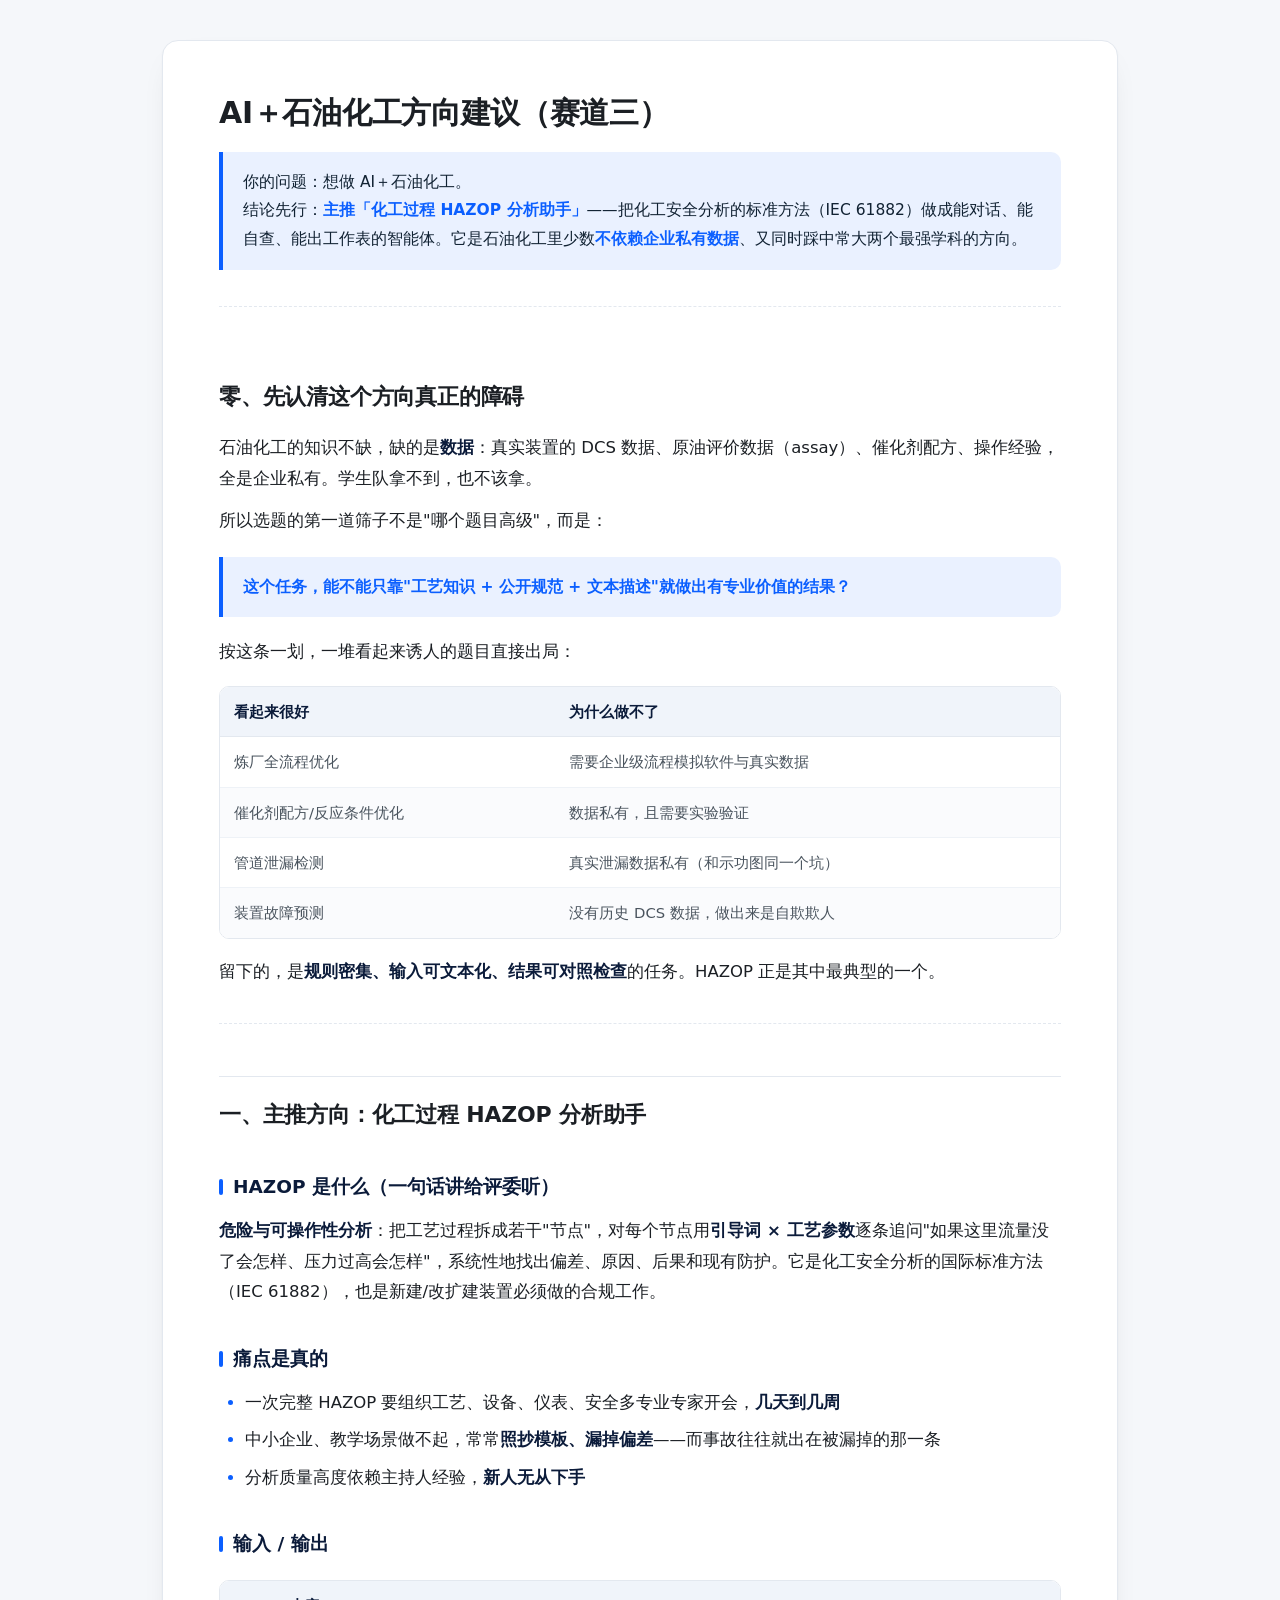
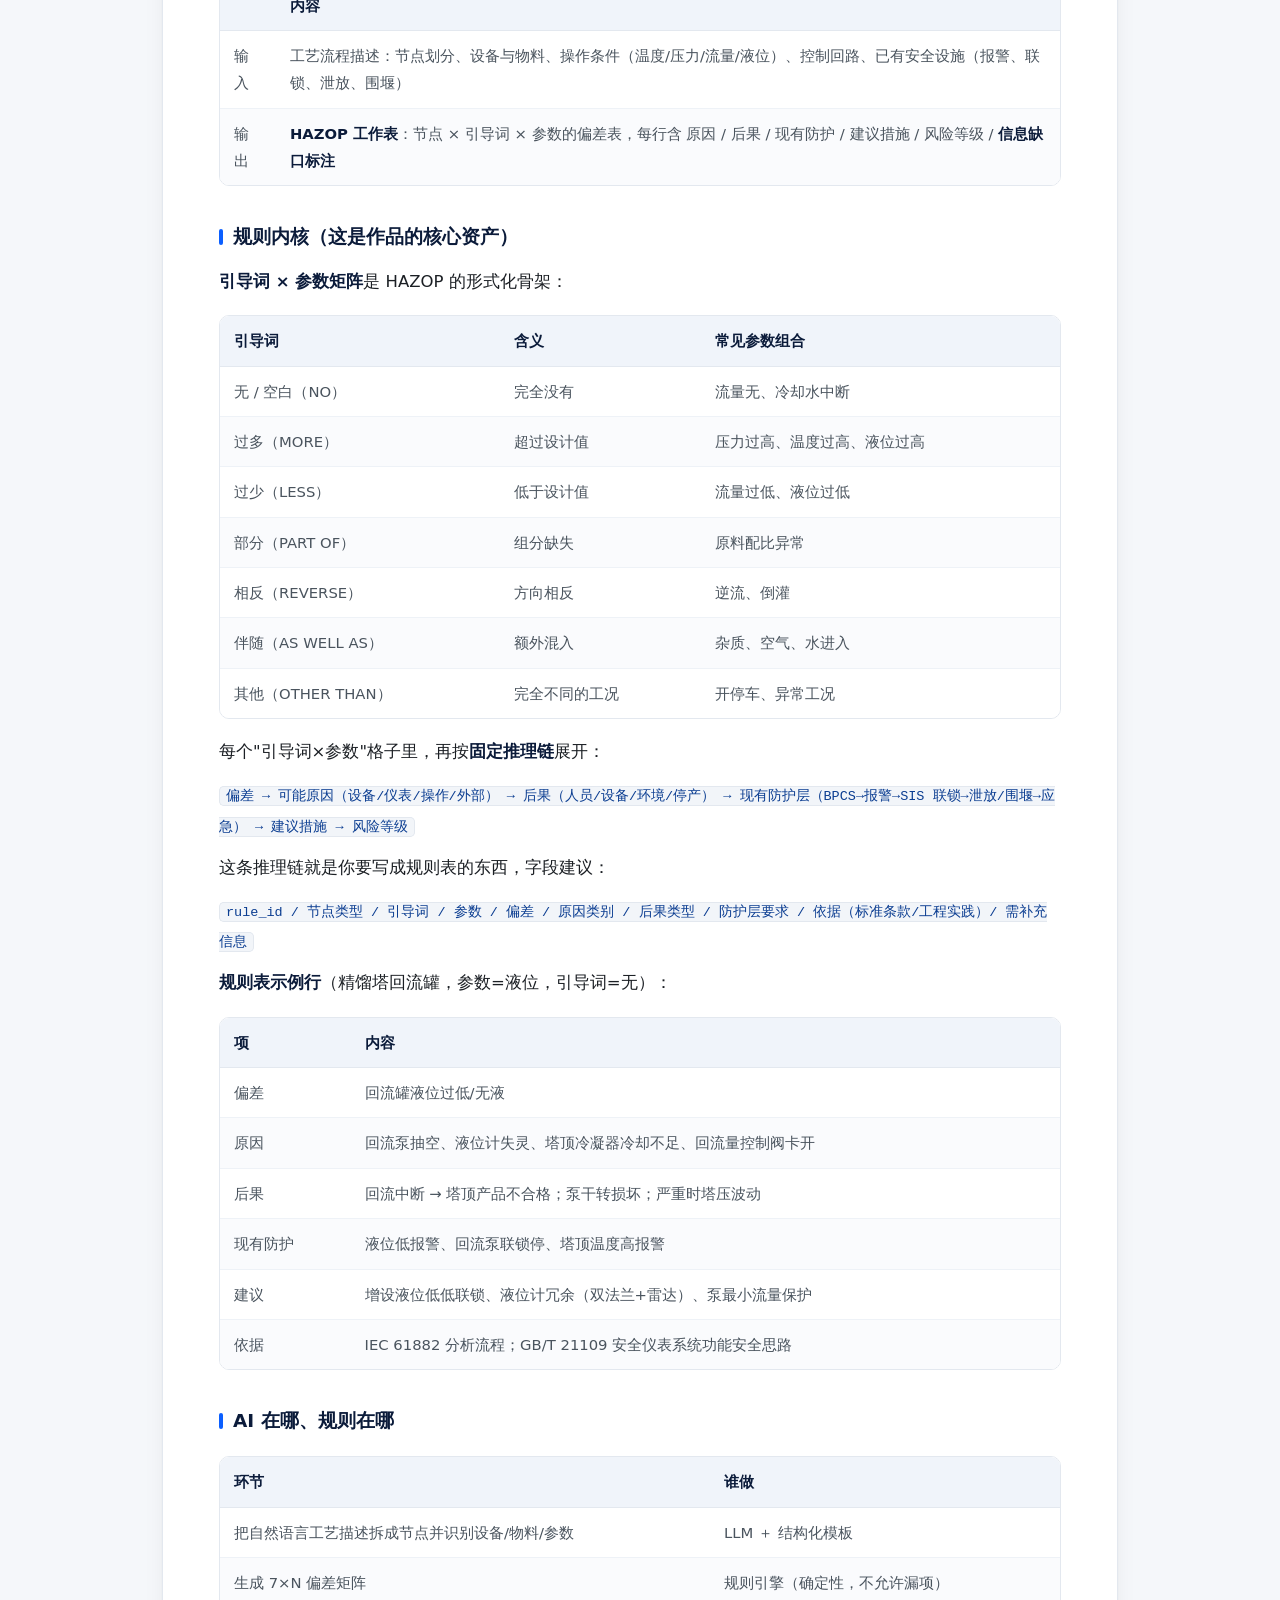
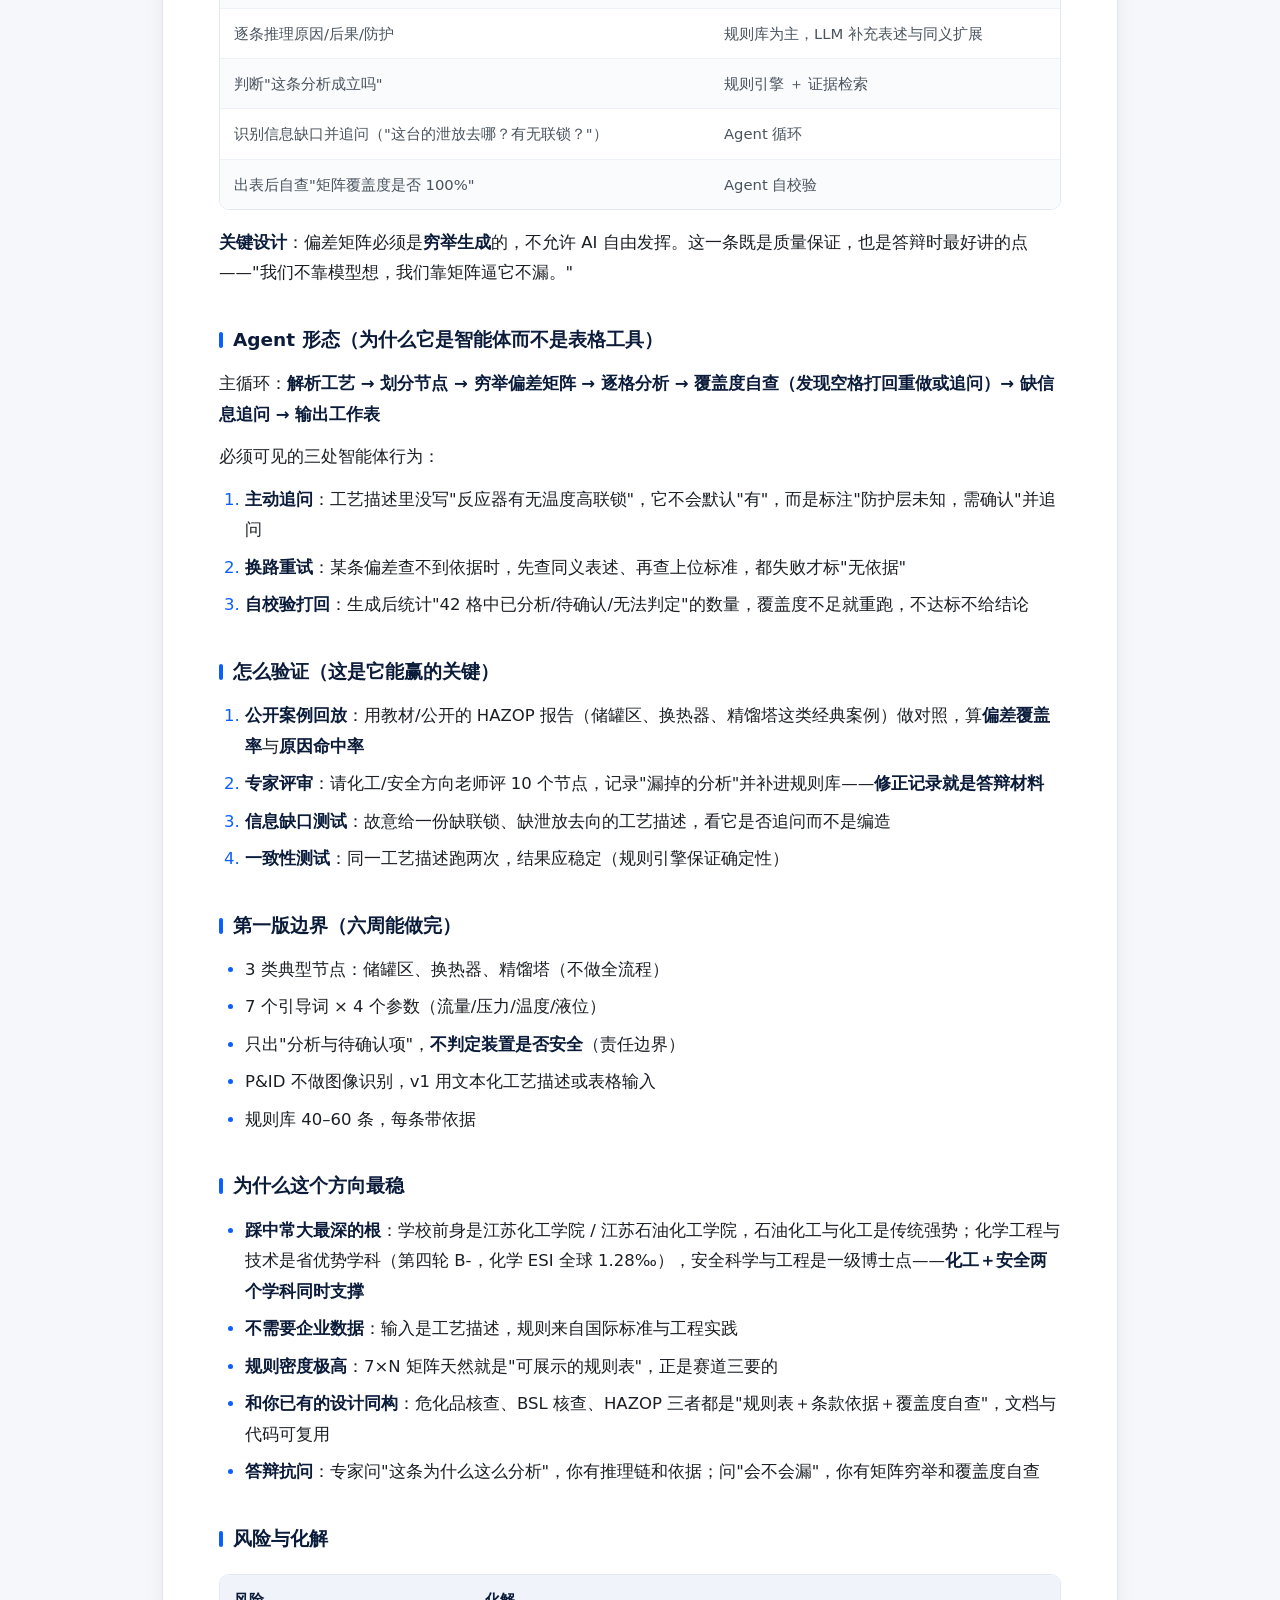
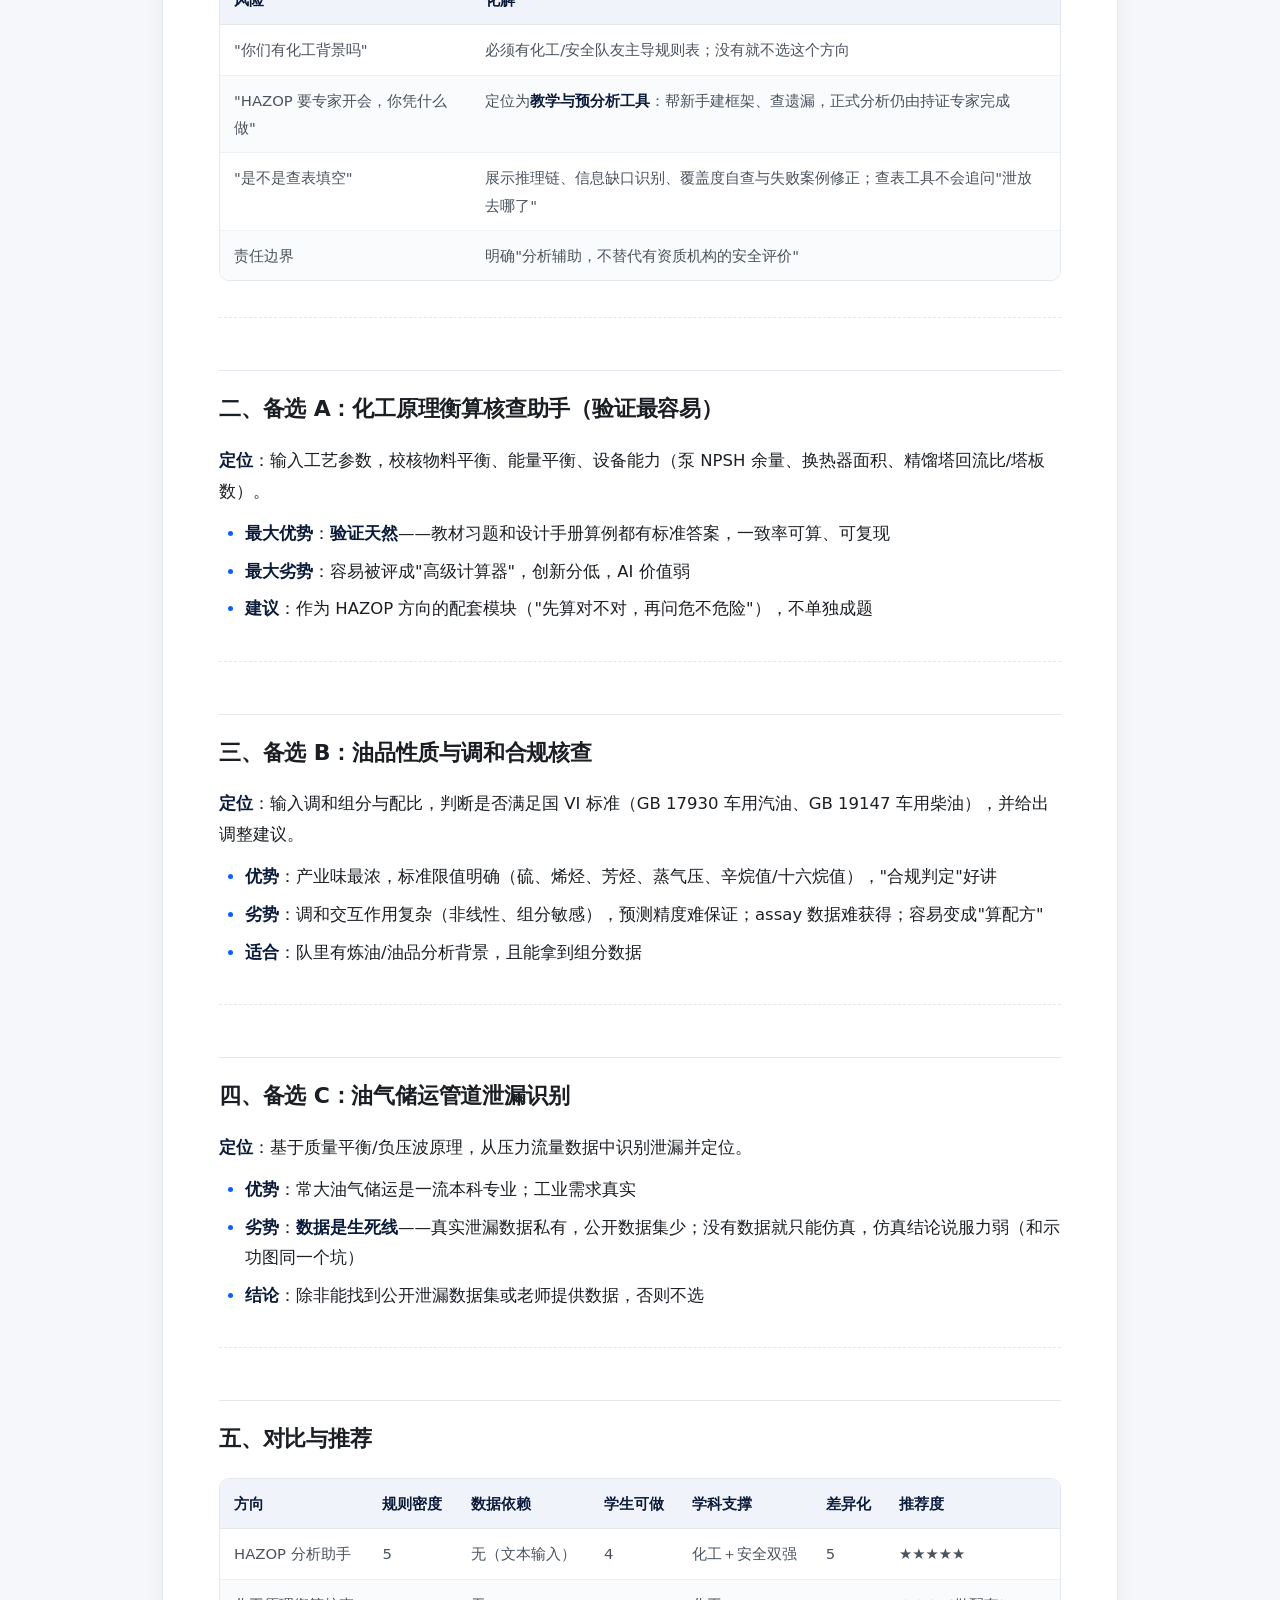
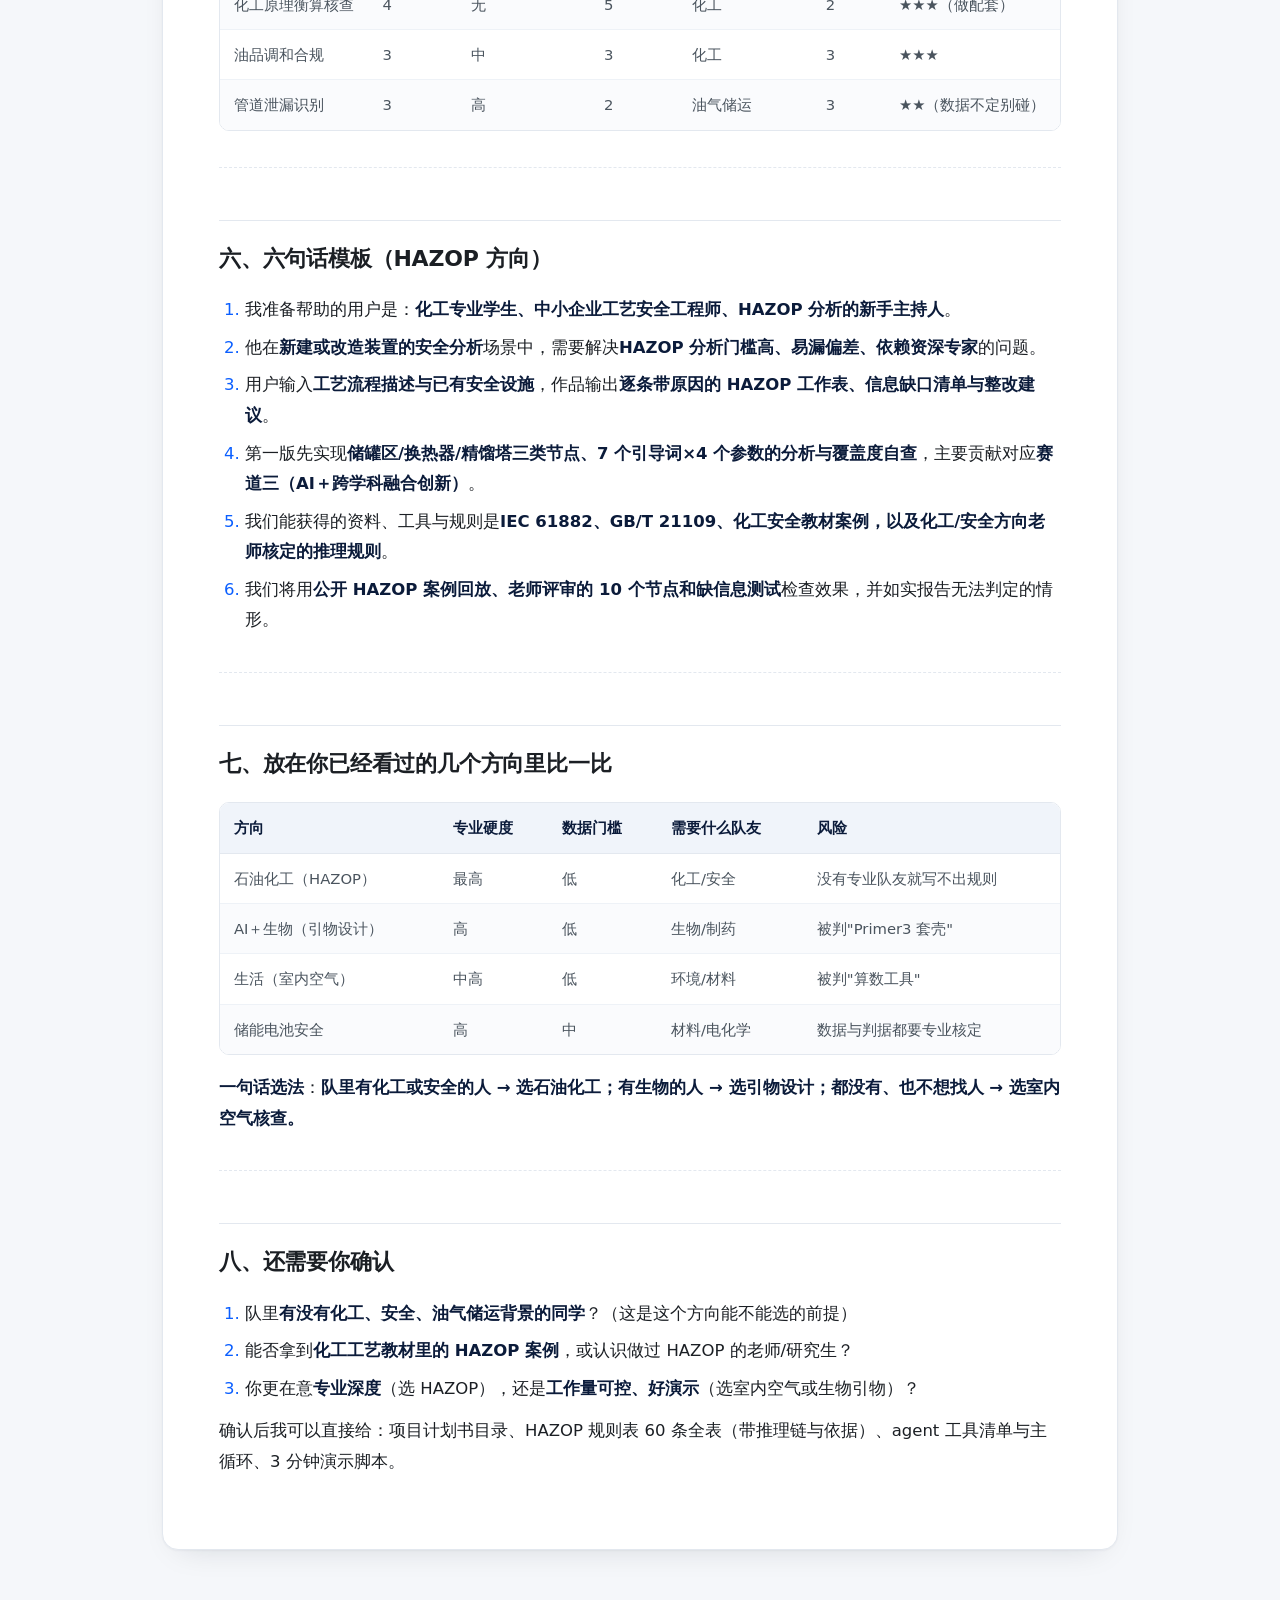
<file: AI+石油化工方向建议.html>
<!DOCTYPE html>
<html lang="zh-CN">
<head>
<meta charset="utf-8">
<meta name="viewport" content="width=device-width, initial-scale=1">
<title>AI＋石油化工方向建议（赛道三）</title>
<style>
:root{
  --ink:#1b1f24; --ink-soft:#4a545e; --line:#e3e8ef; --bg:#f5f7fa;
  --accent:#0b5fff; --accent-soft:#eaf1ff; --warn:#b45309; --ok:#0a7a45;
}
*{box-sizing:border-box}
body{
  margin:0; background:var(--bg); color:var(--ink);
  font-family:"Microsoft YaHei","PingFang SC","Hiragino Sans GB","Segoe UI",system-ui,sans-serif;
  font-size:16.5px; line-height:1.85; -webkit-font-smoothing:antialiased;
}
.wrap{max-width:1000px;margin:0 auto;padding:40px 22px 90px}
.card{background:#fff;border:1px solid var(--line);border-radius:16px;
  box-shadow:0 1px 2px rgba(16,24,40,.04),0 12px 32px -18px rgba(16,24,40,.18);
  padding:52px 56px 60px}
h1{font-size:30px;line-height:1.35;margin:0 0 6px;letter-spacing:-.3px}
h1+blockquote{margin-top:18px}
h2{font-size:22px;margin:52px 0 16px;padding-top:18px;border-top:1px solid var(--line);letter-spacing:-.2px}
h2:first-of-type{border-top:0}
h3{font-size:18.5px;margin:34px 0 12px;color:#0b1b3a}
h3::before{content:"";display:inline-block;width:4px;height:16px;background:var(--accent);
  border-radius:2px;margin-right:10px;vertical-align:-2px}
p{margin:12px 0}
strong{color:#0b1b3a}
a{color:var(--accent);text-decoration:none;border-bottom:1px solid #bcd0ff}
ul,ol{margin:12px 0;padding-left:26px}
li{margin:7px 0}
li::marker{color:var(--accent)}
hr{border:0;border-top:1px dashed var(--line);margin:36px 0}
blockquote{margin:20px 0;padding:16px 20px;background:var(--accent-soft);
  border-left:4px solid var(--accent);border-radius:0 10px 10px 0;color:#123;font-size:15.5px}
blockquote strong{color:var(--accent)}
code{background:#f2f5f9;border:1px solid var(--line);border-radius:5px;
  padding:1.5px 6px;font-family:"Cascadia Mono",Consolas,monospace;font-size:13.5px;color:#0b3d91}
.table-wrap{overflow-x:auto;margin:18px 0;border:1px solid var(--line);border-radius:10px}
table{border-collapse:collapse;width:100%;font-size:14.8px;background:#fff}
thead th{background:#f0f4fa;text-align:left;font-weight:700;color:#0b1b3a;
  padding:11px 14px;border-bottom:1px solid var(--line);white-space:nowrap}
tbody td{padding:11px 14px;border-bottom:1px solid #eef2f7;vertical-align:top;color:var(--ink-soft)}
tbody tr:last-child td{border-bottom:0}
tbody tr:nth-child(even){background:#fafbfd}
tbody tr:hover{background:#f3f7ff}
@media (max-width:720px){
  .card{padding:28px 20px 36px;border-radius:12px}
  .wrap{padding:16px 10px 60px}
  h1{font-size:24px} h2{font-size:19px} body{font-size:15.5px}
}
</style>
</head>
<body>
<div class="wrap"><article class="card">
<h1 id="AI-石油化工方向建议-赛道三">AI＋石油化工方向建议（赛道三）</h1>
<blockquote>你的问题：想做 AI＋石油化工。<br>结论先行：<strong>主推「化工过程 HAZOP 分析助手」</strong>——把化工安全分析的标准方法（IEC 61882）做成能对话、能自查、能出工作表的智能体。它是石油化工里少数<strong>不依赖企业私有数据</strong>、又同时踩中常大两个最强学科的方向。</blockquote>
<hr>
<h2 id="零-先认清这个方向真正的障碍">零、先认清这个方向真正的障碍</h2>
<p>石油化工的知识不缺，缺的是<strong>数据</strong>：真实装置的 DCS 数据、原油评价数据（assay）、催化剂配方、操作经验，全是企业私有。学生队拿不到，也不该拿。</p>
<p>所以选题的第一道筛子不是"哪个题目高级"，而是：</p>
<blockquote><strong>这个任务，能不能只靠"工艺知识 + 公开规范 + 文本描述"就做出有专业价值的结果？</strong></blockquote>
<p>按这条一划，一堆看起来诱人的题目直接出局：</p>
<div class="table-wrap"><table>
<thead><tr><th>看起来很好</th><th>为什么做不了</th></tr></thead>
<tbody>
<tr><td>炼厂全流程优化</td><td>需要企业级流程模拟软件与真实数据</td></tr>
<tr><td>催化剂配方/反应条件优化</td><td>数据私有，且需要实验验证</td></tr>
<tr><td>管道泄漏检测</td><td>真实泄漏数据私有（和示功图同一个坑）</td></tr>
<tr><td>装置故障预测</td><td>没有历史 DCS 数据，做出来是自欺欺人</td></tr>
</tbody></table></div>
<p>留下的，是<strong>规则密集、输入可文本化、结果可对照检查</strong>的任务。HAZOP 正是其中最典型的一个。</p>
<hr>
<h2 id="一-主推方向-化工过程-HAZOP-分析助手">一、主推方向：化工过程 HAZOP 分析助手</h2>
<h3 id="HAZOP-是什么-一句话讲给评委听">HAZOP 是什么（一句话讲给评委听）</h3>
<p><strong>危险与可操作性分析</strong>：把工艺过程拆成若干"节点"，对每个节点用<strong>引导词 × 工艺参数</strong>逐条追问"如果这里流量没了会怎样、压力过高会怎样"，系统性地找出偏差、原因、后果和现有防护。它是化工安全分析的国际标准方法（IEC 61882），也是新建/改扩建装置必须做的合规工作。</p>
<h3 id="痛点是真的">痛点是真的</h3>
<ul>
<li>一次完整 HAZOP 要组织工艺、设备、仪表、安全多专业专家开会，<strong>几天到几周</strong></li>
<li>中小企业、教学场景做不起，常常<strong>照抄模板、漏掉偏差</strong>——而事故往往就出在被漏掉的那一条</li>
<li>分析质量高度依赖主持人经验，<strong>新人无从下手</strong></li>
</ul>
<h3 id="输入-输出">输入 / 输出</h3>
<div class="table-wrap"><table>
<thead><tr><th></th><th>内容</th></tr></thead>
<tbody>
<tr><td>输入</td><td>工艺流程描述：节点划分、设备与物料、操作条件（温度/压力/流量/液位）、控制回路、已有安全设施（报警、联锁、泄放、围堰）</td></tr>
<tr><td>输出</td><td><strong>HAZOP 工作表</strong>：节点 × 引导词 × 参数的偏差表，每行含 原因 / 后果 / 现有防护 / 建议措施 / 风险等级 / <strong>信息缺口标注</strong></td></tr>
</tbody></table></div>
<h3 id="规则内核-这是作品的核心资产">规则内核（这是作品的核心资产）</h3>
<p><strong>引导词 × 参数矩阵</strong>是 HAZOP 的形式化骨架：</p>
<div class="table-wrap"><table>
<thead><tr><th>引导词</th><th>含义</th><th>常见参数组合</th></tr></thead>
<tbody>
<tr><td>无 / 空白（NO）</td><td>完全没有</td><td>流量无、冷却水中断</td></tr>
<tr><td>过多（MORE）</td><td>超过设计值</td><td>压力过高、温度过高、液位过高</td></tr>
<tr><td>过少（LESS）</td><td>低于设计值</td><td>流量过低、液位过低</td></tr>
<tr><td>部分（PART OF）</td><td>组分缺失</td><td>原料配比异常</td></tr>
<tr><td>相反（REVERSE）</td><td>方向相反</td><td>逆流、倒灌</td></tr>
<tr><td>伴随（AS WELL AS）</td><td>额外混入</td><td>杂质、空气、水进入</td></tr>
<tr><td>其他（OTHER THAN）</td><td>完全不同的工况</td><td>开停车、异常工况</td></tr>
</tbody></table></div>
<p>每个"引导词×参数"格子里，再按<strong>固定推理链</strong>展开：</p>
<p><code>偏差 → 可能原因（设备/仪表/操作/外部） → 后果（人员/设备/环境/停产） → 现有防护层（BPCS→报警→SIS 联锁→泄放/围堰→应急） → 建议措施 → 风险等级</code></p>
<p>这条推理链就是你要写成规则表的东西，字段建议：</p>
<p><code>rule_id / 节点类型 / 引导词 / 参数 / 偏差 / 原因类别 / 后果类型 / 防护层要求 / 依据（标准条款/工程实践）/ 需补充信息</code></p>
<p><strong>规则表示例行</strong>（精馏塔回流罐，参数=液位，引导词=无）：</p>
<div class="table-wrap"><table>
<thead><tr><th>项</th><th>内容</th></tr></thead>
<tbody>
<tr><td>偏差</td><td>回流罐液位过低/无液</td></tr>
<tr><td>原因</td><td>回流泵抽空、液位计失灵、塔顶冷凝器冷却不足、回流量控制阀卡开</td></tr>
<tr><td>后果</td><td>回流中断 → 塔顶产品不合格；泵干转损坏；严重时塔压波动</td></tr>
<tr><td>现有防护</td><td>液位低报警、回流泵联锁停、塔顶温度高报警</td></tr>
<tr><td>建议</td><td>增设液位低低联锁、液位计冗余（双法兰+雷达）、泵最小流量保护</td></tr>
<tr><td>依据</td><td>IEC 61882 分析流程；GB/T 21109 安全仪表系统功能安全思路</td></tr>
</tbody></table></div>
<h3 id="AI-在哪-规则在哪">AI 在哪、规则在哪</h3>
<div class="table-wrap"><table>
<thead><tr><th>环节</th><th>谁做</th></tr></thead>
<tbody>
<tr><td>把自然语言工艺描述拆成节点并识别设备/物料/参数</td><td>LLM ＋ 结构化模板</td></tr>
<tr><td>生成 7×N 偏差矩阵</td><td>规则引擎（确定性，不允许漏项）</td></tr>
<tr><td>逐条推理原因/后果/防护</td><td>规则库为主，LLM 补充表述与同义扩展</td></tr>
<tr><td>判断"这条分析成立吗"</td><td>规则引擎 ＋ 证据检索</td></tr>
<tr><td>识别信息缺口并追问（"这台的泄放去哪？有无联锁？"）</td><td>Agent 循环</td></tr>
<tr><td>出表后自查"矩阵覆盖度是否 100%"</td><td>Agent 自校验</td></tr>
</tbody></table></div>
<p><strong>关键设计</strong>：偏差矩阵必须是<strong>穷举生成</strong>的，不允许 AI 自由发挥。这一条既是质量保证，也是答辩时最好讲的点——"我们不靠模型想，我们靠矩阵逼它不漏。"</p>
<h3 id="Agent-形态-为什么它是智能体而不是表格工具">Agent 形态（为什么它是智能体而不是表格工具）</h3>
<p>主循环：<strong>解析工艺 → 划分节点 → 穷举偏差矩阵 → 逐格分析 → 覆盖度自查（发现空格打回重做或追问）→ 缺信息追问 → 输出工作表</strong></p>
<p>必须可见的三处智能体行为：</p>
<ol>
<li><strong>主动追问</strong>：工艺描述里没写"反应器有无温度高联锁"，它不会默认"有"，而是标注"防护层未知，需确认"并追问</li>
<li><strong>换路重试</strong>：某条偏差查不到依据时，先查同义表述、再查上位标准，都失败才标"无依据"</li>
<li><strong>自校验打回</strong>：生成后统计"42 格中已分析/待确认/无法判定"的数量，覆盖度不足就重跑，不达标不给结论</li>
</ol>
<h3 id="怎么验证-这是它能赢的关键">怎么验证（这是它能赢的关键）</h3>
<ol>
<li><strong>公开案例回放</strong>：用教材/公开的 HAZOP 报告（储罐区、换热器、精馏塔这类经典案例）做对照，算<strong>偏差覆盖率</strong>与<strong>原因命中率</strong></li>
<li><strong>专家评审</strong>：请化工/安全方向老师评 10 个节点，记录"漏掉的分析"并补进规则库——<strong>修正记录就是答辩材料</strong></li>
<li><strong>信息缺口测试</strong>：故意给一份缺联锁、缺泄放去向的工艺描述，看它是否追问而不是编造</li>
<li><strong>一致性测试</strong>：同一工艺描述跑两次，结果应稳定（规则引擎保证确定性）</li>
</ol>
<h3 id="第一版边界-六周能做完">第一版边界（六周能做完）</h3>
<ul>
<li>3 类典型节点：储罐区、换热器、精馏塔（不做全流程）</li>
<li>7 个引导词 × 4 个参数（流量/压力/温度/液位）</li>
<li>只出"分析与待确认项"，<strong>不判定装置是否安全</strong>（责任边界）</li>
<li>P&amp;ID 不做图像识别，v1 用文本化工艺描述或表格输入</li>
<li>规则库 40–60 条，每条带依据</li>
</ul>
<h3 id="为什么这个方向最稳">为什么这个方向最稳</h3>
<ul>
<li><strong>踩中常大最深的根</strong>：学校前身是江苏化工学院 / 江苏石油化工学院，石油化工与化工是传统强势；化学工程与技术是省优势学科（第四轮 B-，化学 ESI 全球 1.28‰），安全科学与工程是一级博士点——<strong>化工＋安全两个学科同时支撑</strong></li>
<li><strong>不需要企业数据</strong>：输入是工艺描述，规则来自国际标准与工程实践</li>
<li><strong>规则密度极高</strong>：7×N 矩阵天然就是"可展示的规则表"，正是赛道三要的</li>
<li><strong>和你已有的设计同构</strong>：危化品核查、BSL 核查、HAZOP 三者都是"规则表＋条款依据＋覆盖度自查"，文档与代码可复用</li>
<li><strong>答辩抗问</strong>：专家问"这条为什么这么分析"，你有推理链和依据；问"会不会漏"，你有矩阵穷举和覆盖度自查</li>
</ul>
<h3 id="风险与化解">风险与化解</h3>
<div class="table-wrap"><table>
<thead><tr><th>风险</th><th>化解</th></tr></thead>
<tbody>
<tr><td>"你们有化工背景吗"</td><td>必须有化工/安全队友主导规则表；没有就不选这个方向</td></tr>
<tr><td>"HAZOP 要专家开会，你凭什么做"</td><td>定位为<strong>教学与预分析工具</strong>：帮新手建框架、查遗漏，正式分析仍由持证专家完成</td></tr>
<tr><td>"是不是查表填空"</td><td>展示推理链、信息缺口识别、覆盖度自查与失败案例修正；查表工具不会追问"泄放去哪了"</td></tr>
<tr><td>责任边界</td><td>明确"分析辅助，不替代有资质机构的安全评价"</td></tr>
</tbody></table></div>
<hr>
<h2 id="二-备选-A-化工原理衡算核查助手-验证最容易">二、备选 A：化工原理衡算核查助手（验证最容易）</h2>
<p><strong>定位</strong>：输入工艺参数，校核物料平衡、能量平衡、设备能力（泵 NPSH 余量、换热器面积、精馏塔回流比/塔板数）。</p>
<ul>
<li><strong>最大优势</strong>：<strong>验证天然</strong>——教材习题和设计手册算例都有标准答案，一致率可算、可复现</li>
<li><strong>最大劣势</strong>：容易被评成"高级计算器"，创新分低，AI 价值弱</li>
<li><strong>建议</strong>：作为 HAZOP 方向的配套模块（"先算对不对，再问危不危险"），不单独成题</li>
</ul>
<hr>
<h2 id="三-备选-B-油品性质与调和合规核查">三、备选 B：油品性质与调和合规核查</h2>
<p><strong>定位</strong>：输入调和组分与配比，判断是否满足国 VI 标准（GB 17930 车用汽油、GB 19147 车用柴油），并给出调整建议。</p>
<ul>
<li><strong>优势</strong>：产业味最浓，标准限值明确（硫、烯烃、芳烃、蒸气压、辛烷值/十六烷值），"合规判定"好讲</li>
<li><strong>劣势</strong>：调和交互作用复杂（非线性、组分敏感），预测精度难保证；assay 数据难获得；容易变成"算配方"</li>
<li><strong>适合</strong>：队里有炼油/油品分析背景，且能拿到组分数据</li>
</ul>
<hr>
<h2 id="四-备选-C-油气储运管道泄漏识别">四、备选 C：油气储运管道泄漏识别</h2>
<p><strong>定位</strong>：基于质量平衡/负压波原理，从压力流量数据中识别泄漏并定位。</p>
<ul>
<li><strong>优势</strong>：常大油气储运是一流本科专业；工业需求真实</li>
<li><strong>劣势</strong>：<strong>数据是生死线</strong>——真实泄漏数据私有，公开数据集少；没有数据就只能仿真，仿真结论说服力弱（和示功图同一个坑）</li>
<li><strong>结论</strong>：除非能找到公开泄漏数据集或老师提供数据，否则不选</li>
</ul>
<hr>
<h2 id="五-对比与推荐">五、对比与推荐</h2>
<div class="table-wrap"><table>
<thead><tr><th>方向</th><th>规则密度</th><th>数据依赖</th><th>学生可做</th><th>学科支撑</th><th>差异化</th><th>推荐度</th></tr></thead>
<tbody>
<tr><td>HAZOP 分析助手</td><td>5</td><td>无（文本输入）</td><td>4</td><td>化工＋安全双强</td><td>5</td><td>★★★★★</td></tr>
<tr><td>化工原理衡算核查</td><td>4</td><td>无</td><td>5</td><td>化工</td><td>2</td><td>★★★（做配套）</td></tr>
<tr><td>油品调和合规</td><td>3</td><td>中</td><td>3</td><td>化工</td><td>3</td><td>★★★</td></tr>
<tr><td>管道泄漏识别</td><td>3</td><td>高</td><td>2</td><td>油气储运</td><td>3</td><td>★★（数据不定别碰）</td></tr>
</tbody></table></div>
<hr>
<h2 id="六-六句话模板-HAZOP-方向">六、六句话模板（HAZOP 方向）</h2>
<ol>
<li>我准备帮助的用户是：<strong>化工专业学生、中小企业工艺安全工程师、HAZOP 分析的新手主持人</strong>。</li>
<li>他在<strong>新建或改造装置的安全分析</strong>场景中，需要解决<strong>HAZOP 分析门槛高、易漏偏差、依赖资深专家</strong>的问题。</li>
<li>用户输入<strong>工艺流程描述与已有安全设施</strong>，作品输出<strong>逐条带原因的 HAZOP 工作表、信息缺口清单与整改建议</strong>。</li>
<li>第一版先实现<strong>储罐区/换热器/精馏塔三类节点、7 个引导词×4 个参数的分析与覆盖度自查</strong>，主要贡献对应<strong>赛道三（AI＋跨学科融合创新）</strong>。</li>
<li>我们能获得的资料、工具与规则是<strong>IEC 61882、GB/T 21109、化工安全教材案例，以及化工/安全方向老师核定的推理规则</strong>。</li>
<li>我们将用<strong>公开 HAZOP 案例回放、老师评审的 10 个节点和缺信息测试</strong>检查效果，并如实报告无法判定的情形。</li>
</ol>
<hr>
<h2 id="七-放在你已经看过的几个方向里比一比">七、放在你已经看过的几个方向里比一比</h2>
<div class="table-wrap"><table>
<thead><tr><th>方向</th><th>专业硬度</th><th>数据门槛</th><th>需要什么队友</th><th>风险</th></tr></thead>
<tbody>
<tr><td>石油化工（HAZOP）</td><td>最高</td><td>低</td><td>化工/安全</td><td>没有专业队友就写不出规则</td></tr>
<tr><td>AI＋生物（引物设计）</td><td>高</td><td>低</td><td>生物/制药</td><td>被判"Primer3 套壳"</td></tr>
<tr><td>生活（室内空气）</td><td>中高</td><td>低</td><td>环境/材料</td><td>被判"算数工具"</td></tr>
<tr><td>储能电池安全</td><td>高</td><td>中</td><td>材料/电化学</td><td>数据与判据都要专业核定</td></tr>
</tbody></table></div>
<p><strong>一句话选法</strong>：<strong>队里有化工或安全的人 → 选石油化工；有生物的人 → 选引物设计；都没有、也不想找人 → 选室内空气核查。</strong></p>
<hr>
<h2 id="八-还需要你确认">八、还需要你确认</h2>
<ol>
<li>队里<strong>有没有化工、安全、油气储运背景的同学</strong>？（这是这个方向能不能选的前提）</li>
<li>能否拿到<strong>化工工艺教材里的 HAZOP 案例</strong>，或认识做过 HAZOP 的老师/研究生？</li>
<li>你更在意<strong>专业深度</strong>（选 HAZOP），还是<strong>工作量可控、好演示</strong>（选室内空气或生物引物）？</li>
</ol>
<p>确认后我可以直接给：项目计划书目录、HAZOP 规则表 60 条全表（带推理链与依据）、agent 工具清单与主循环、3 分钟演示脚本。</p>
</article></div>
</body>
</html>
</file>
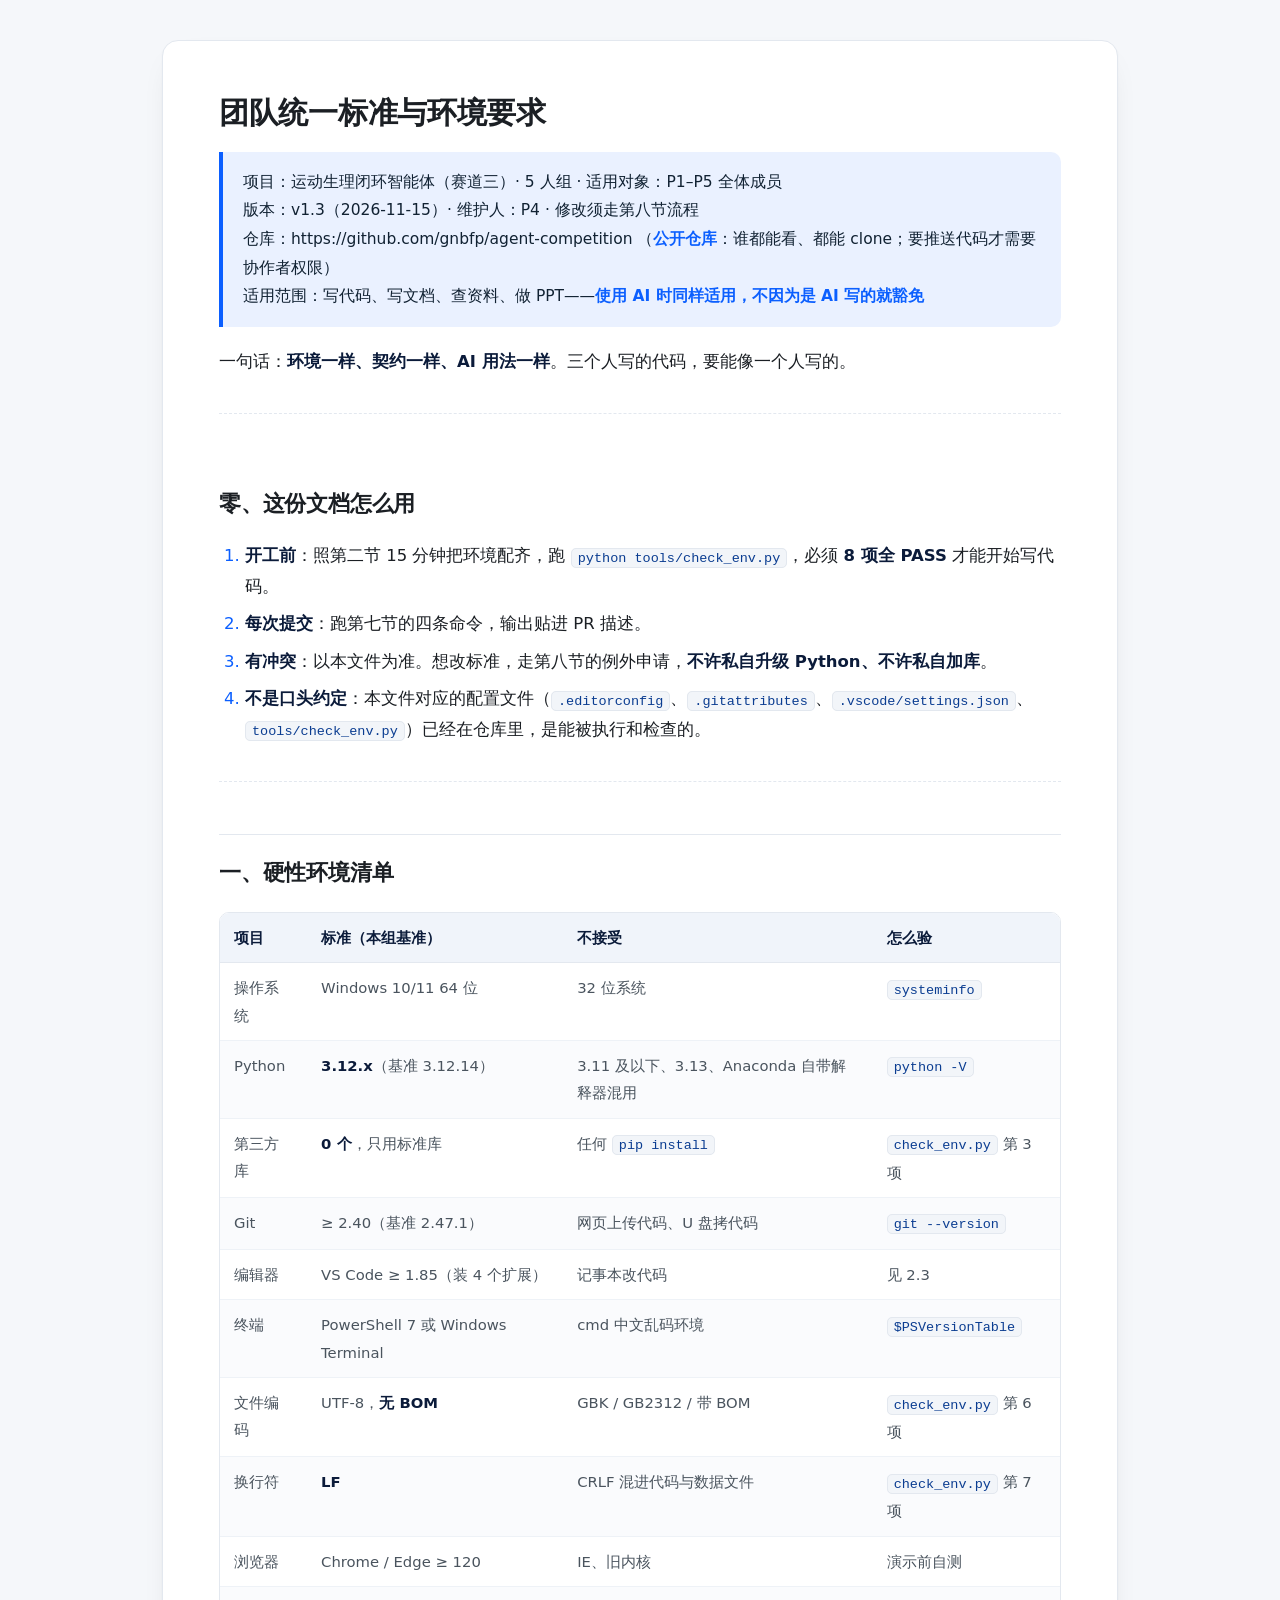
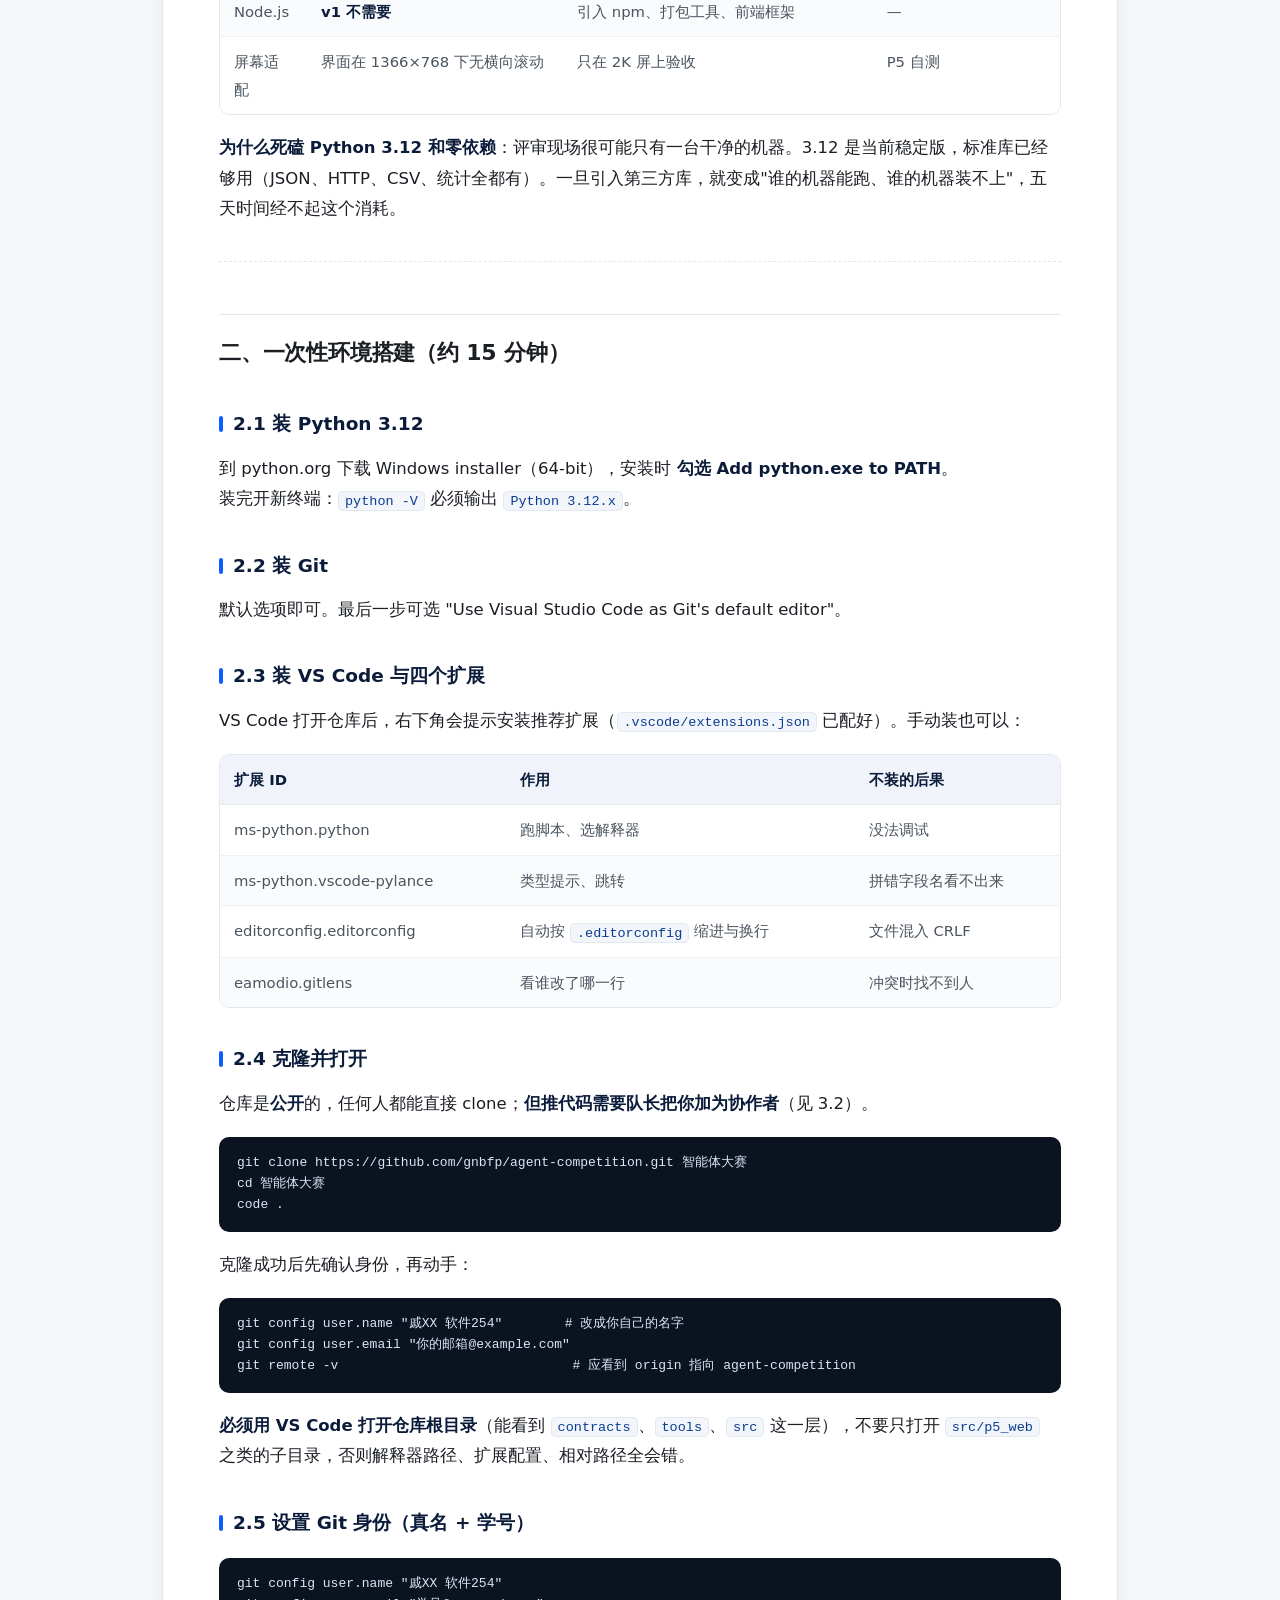
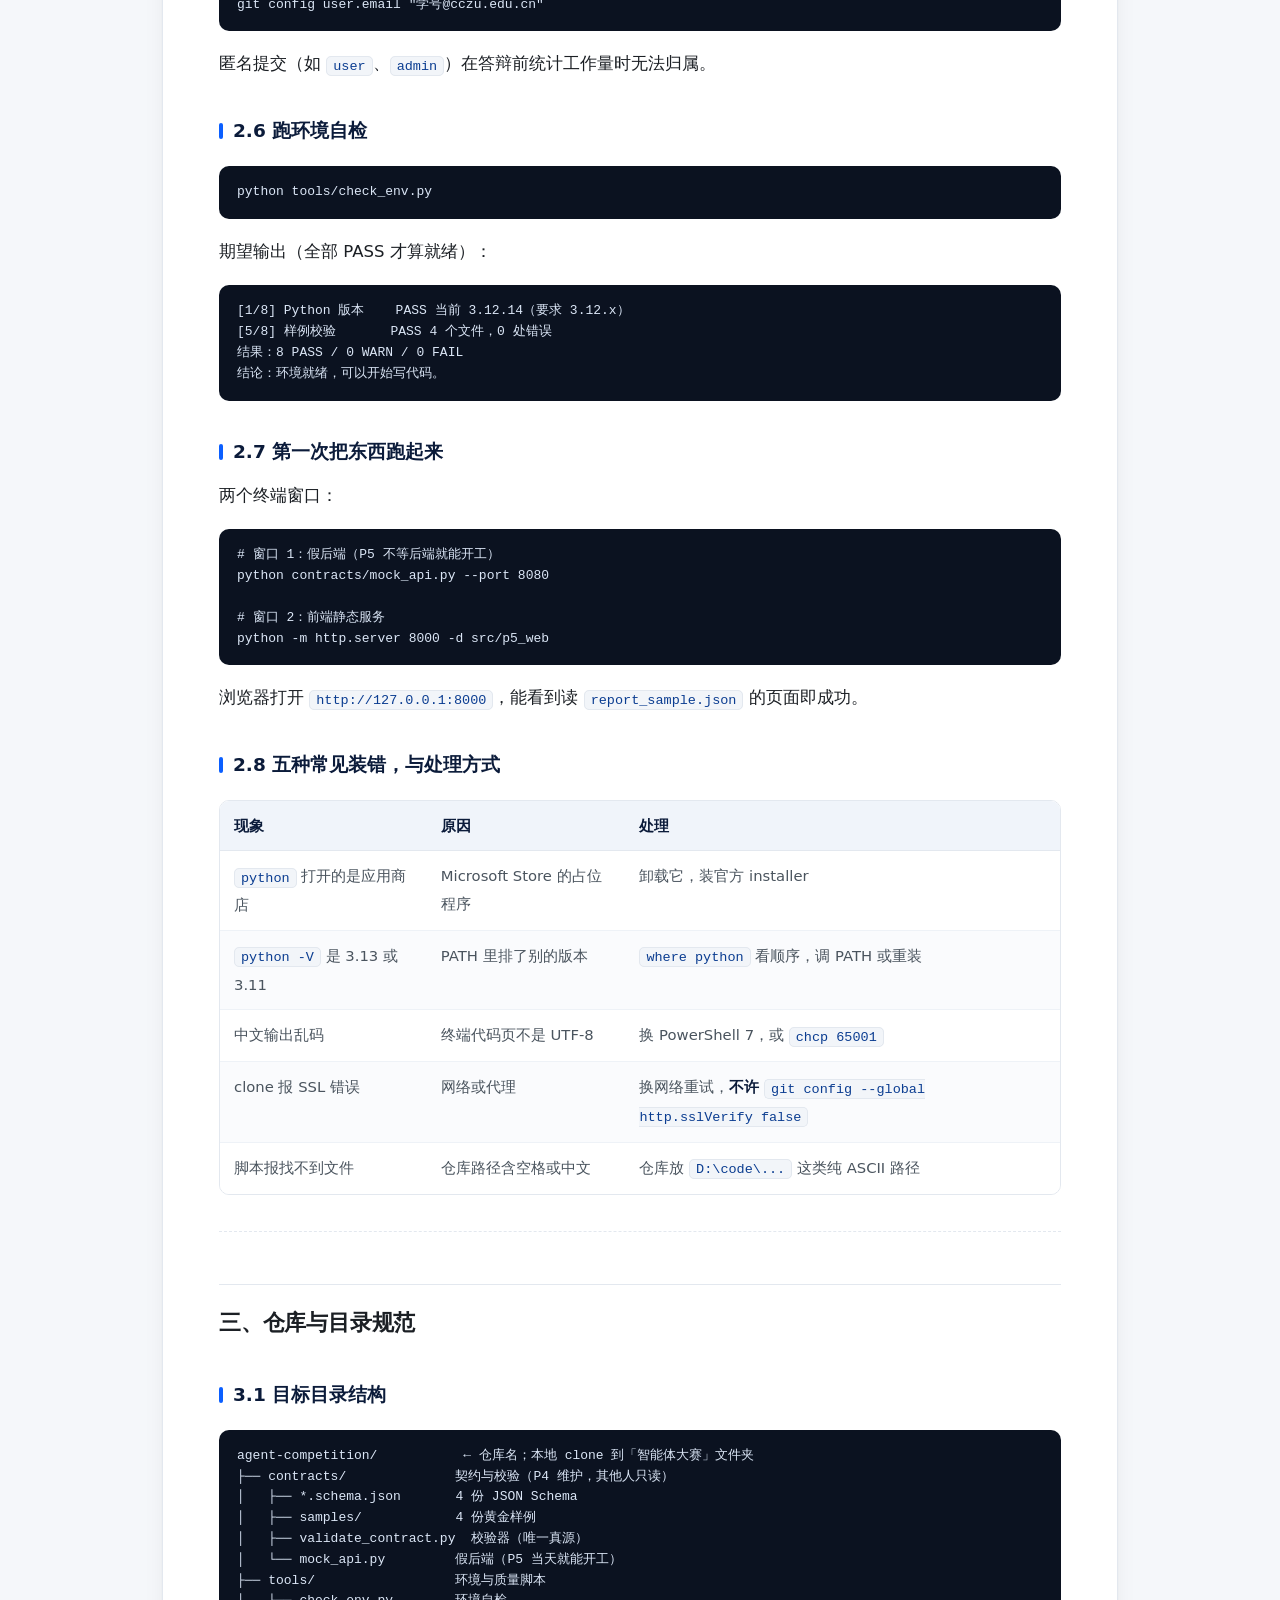
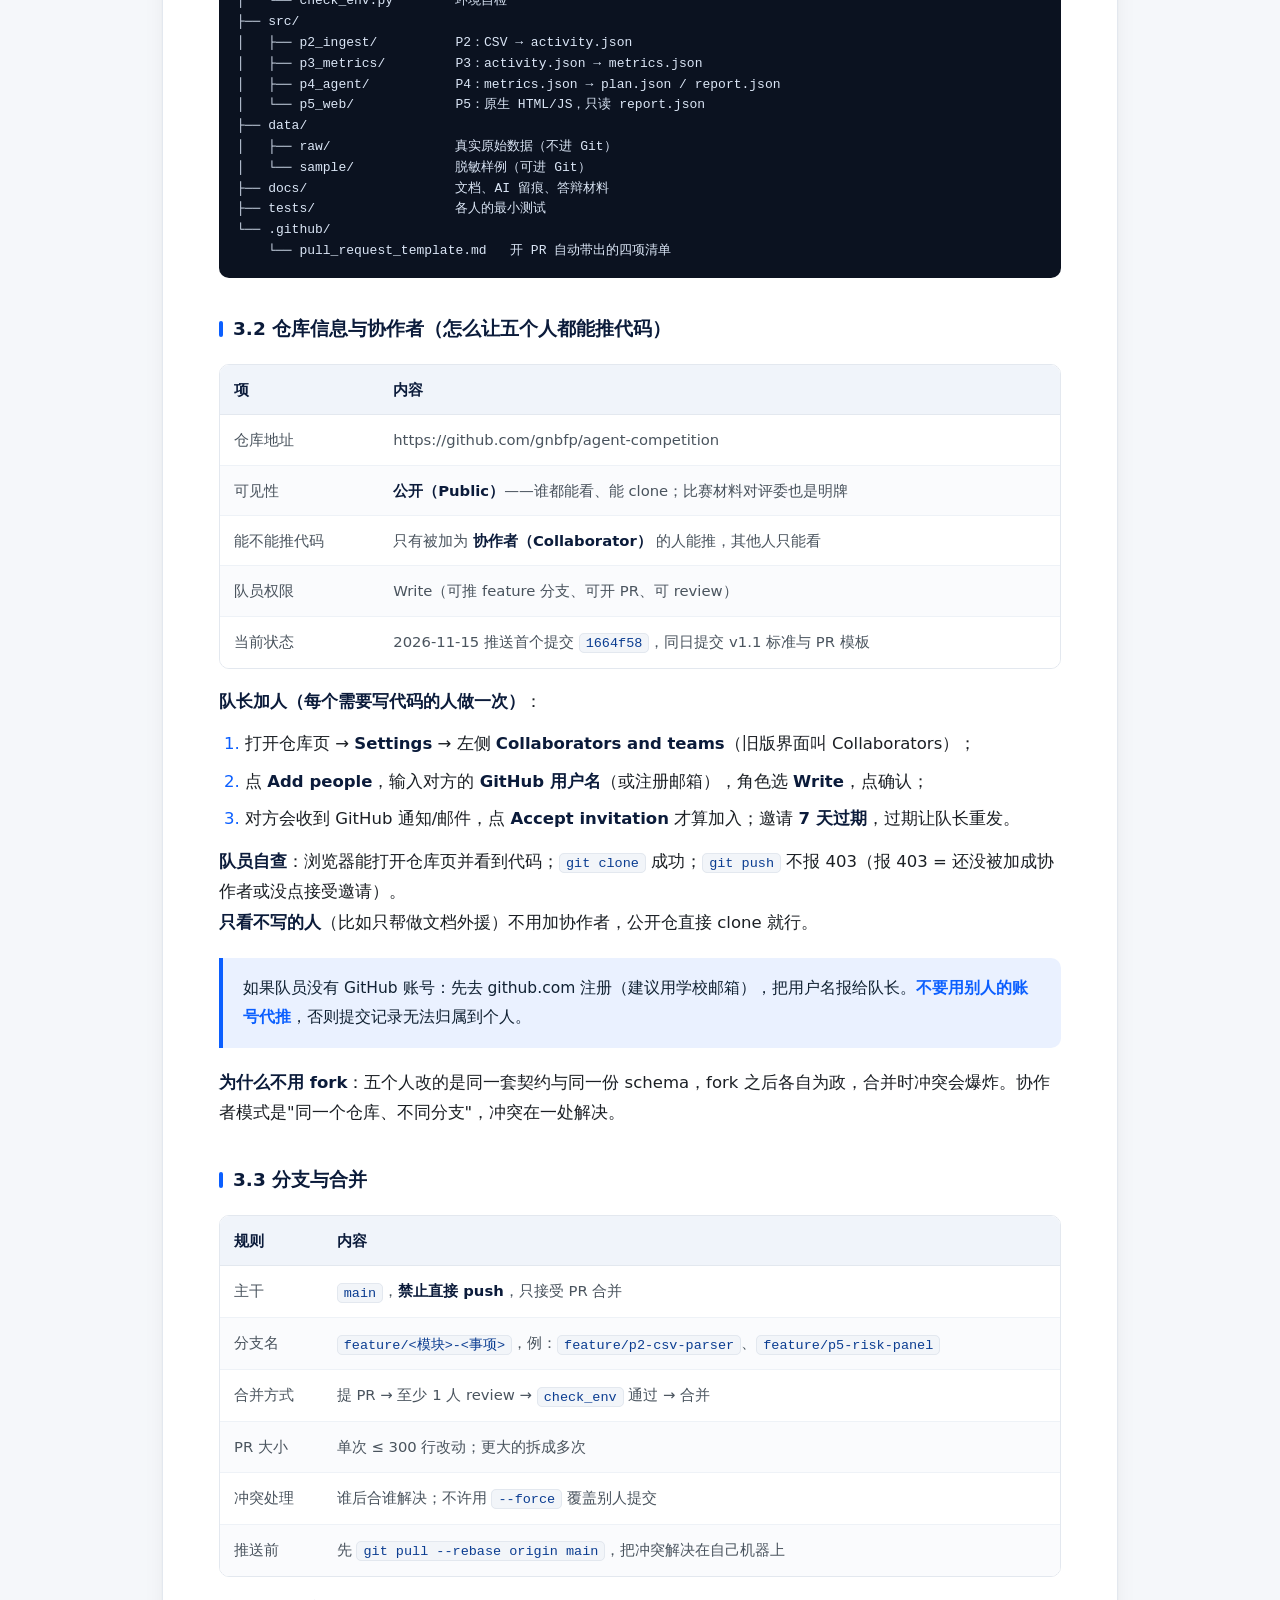
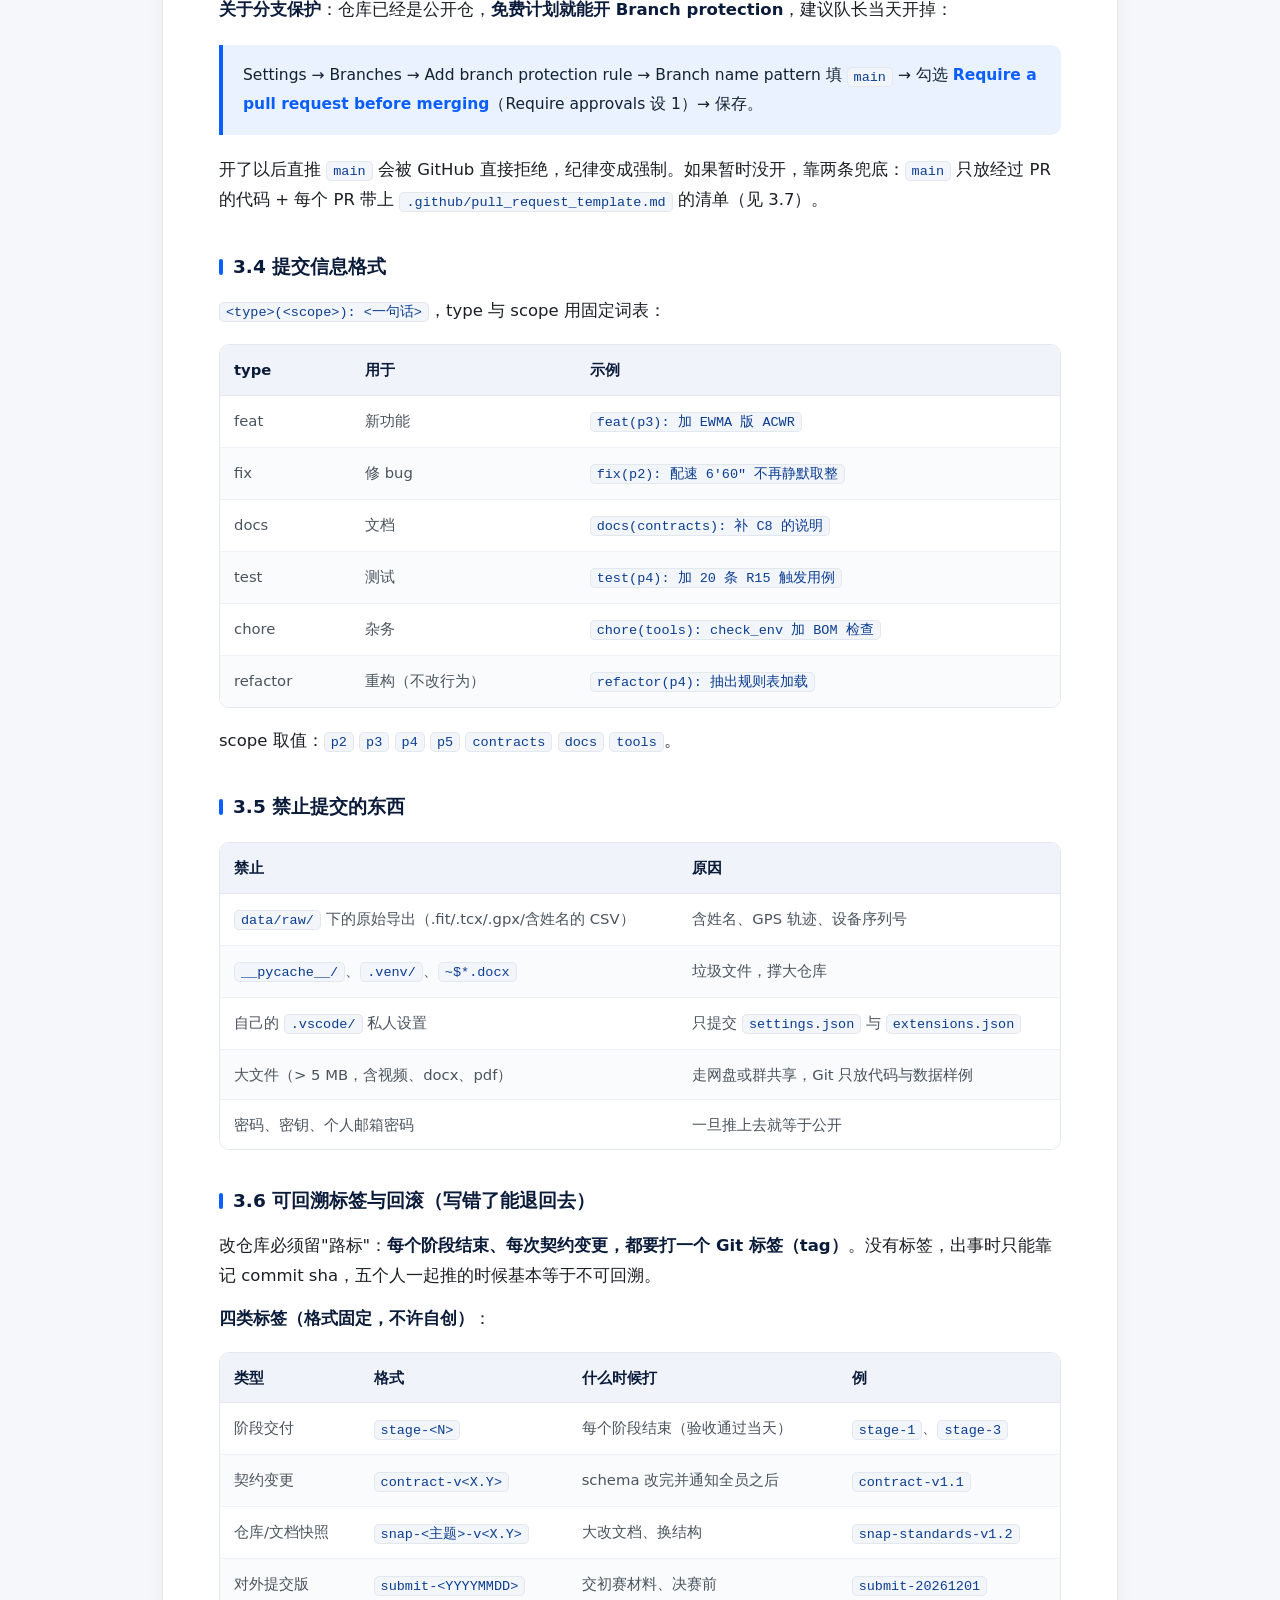
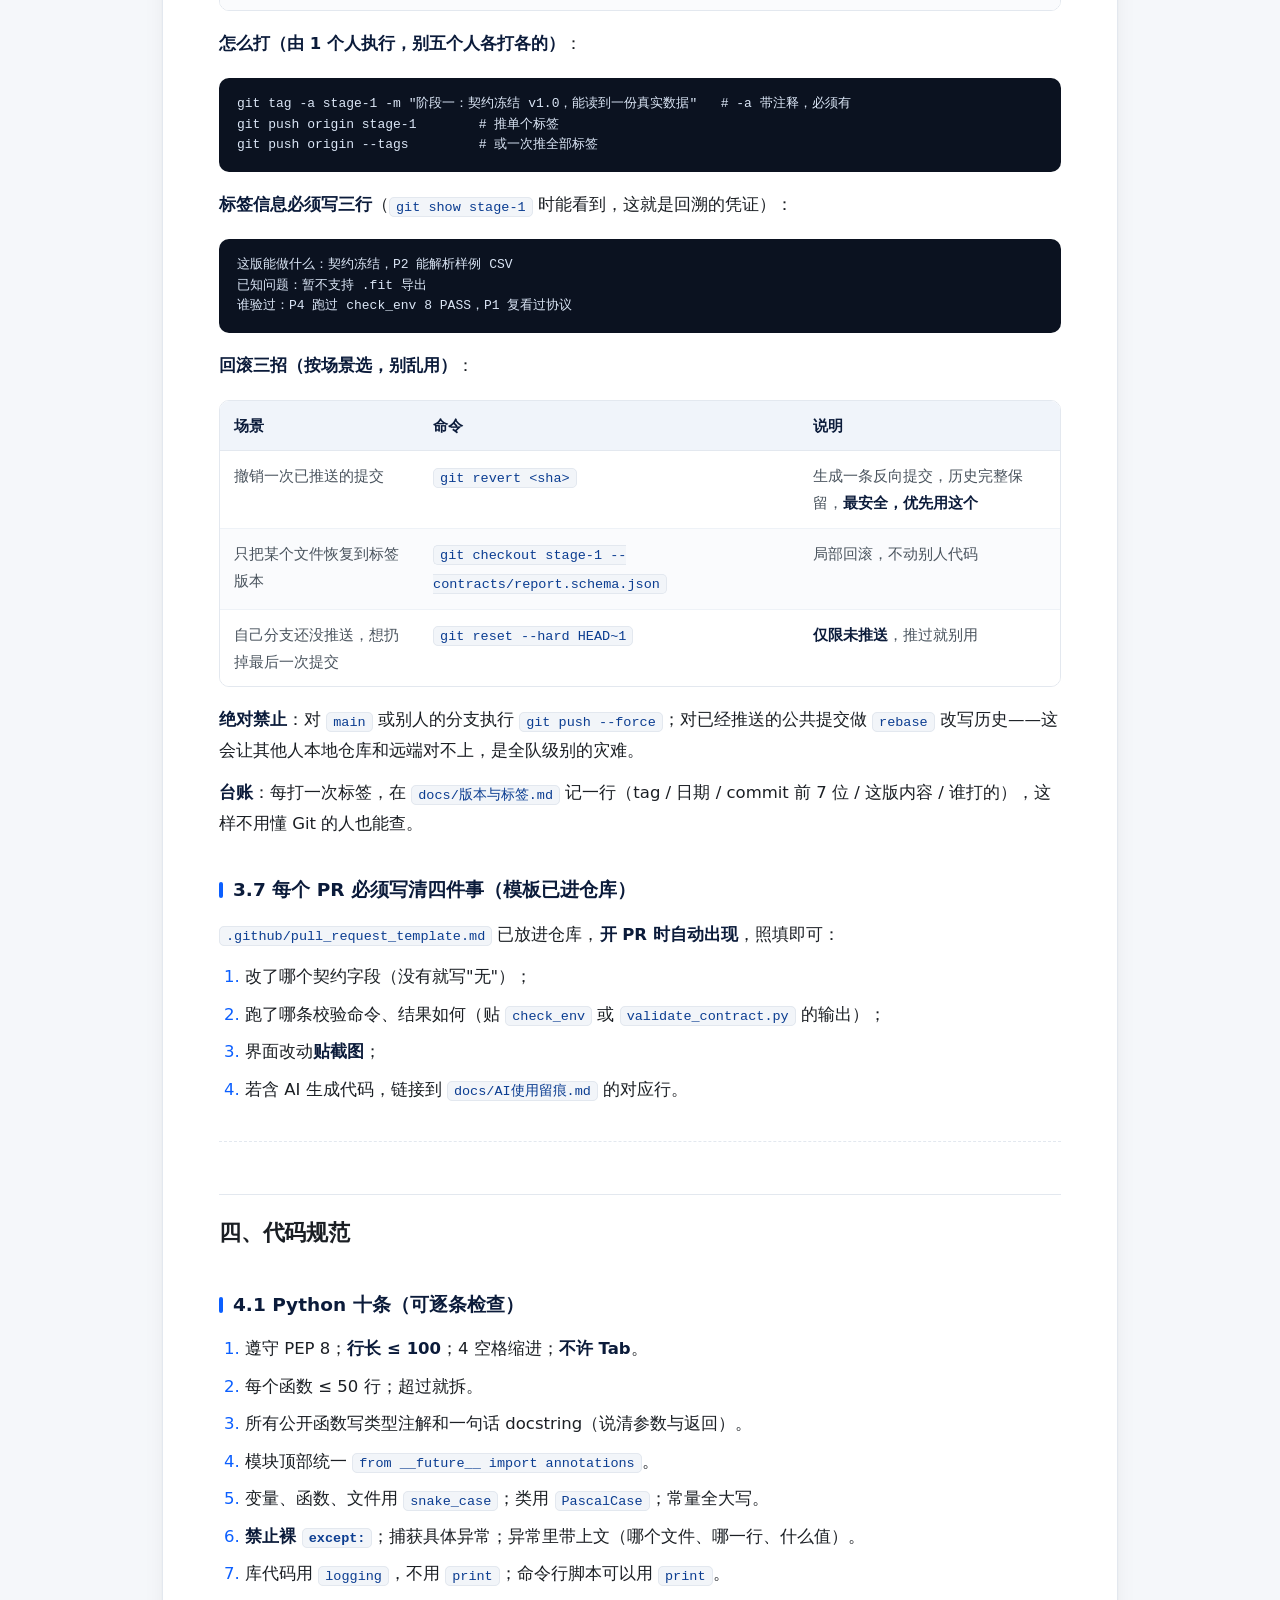
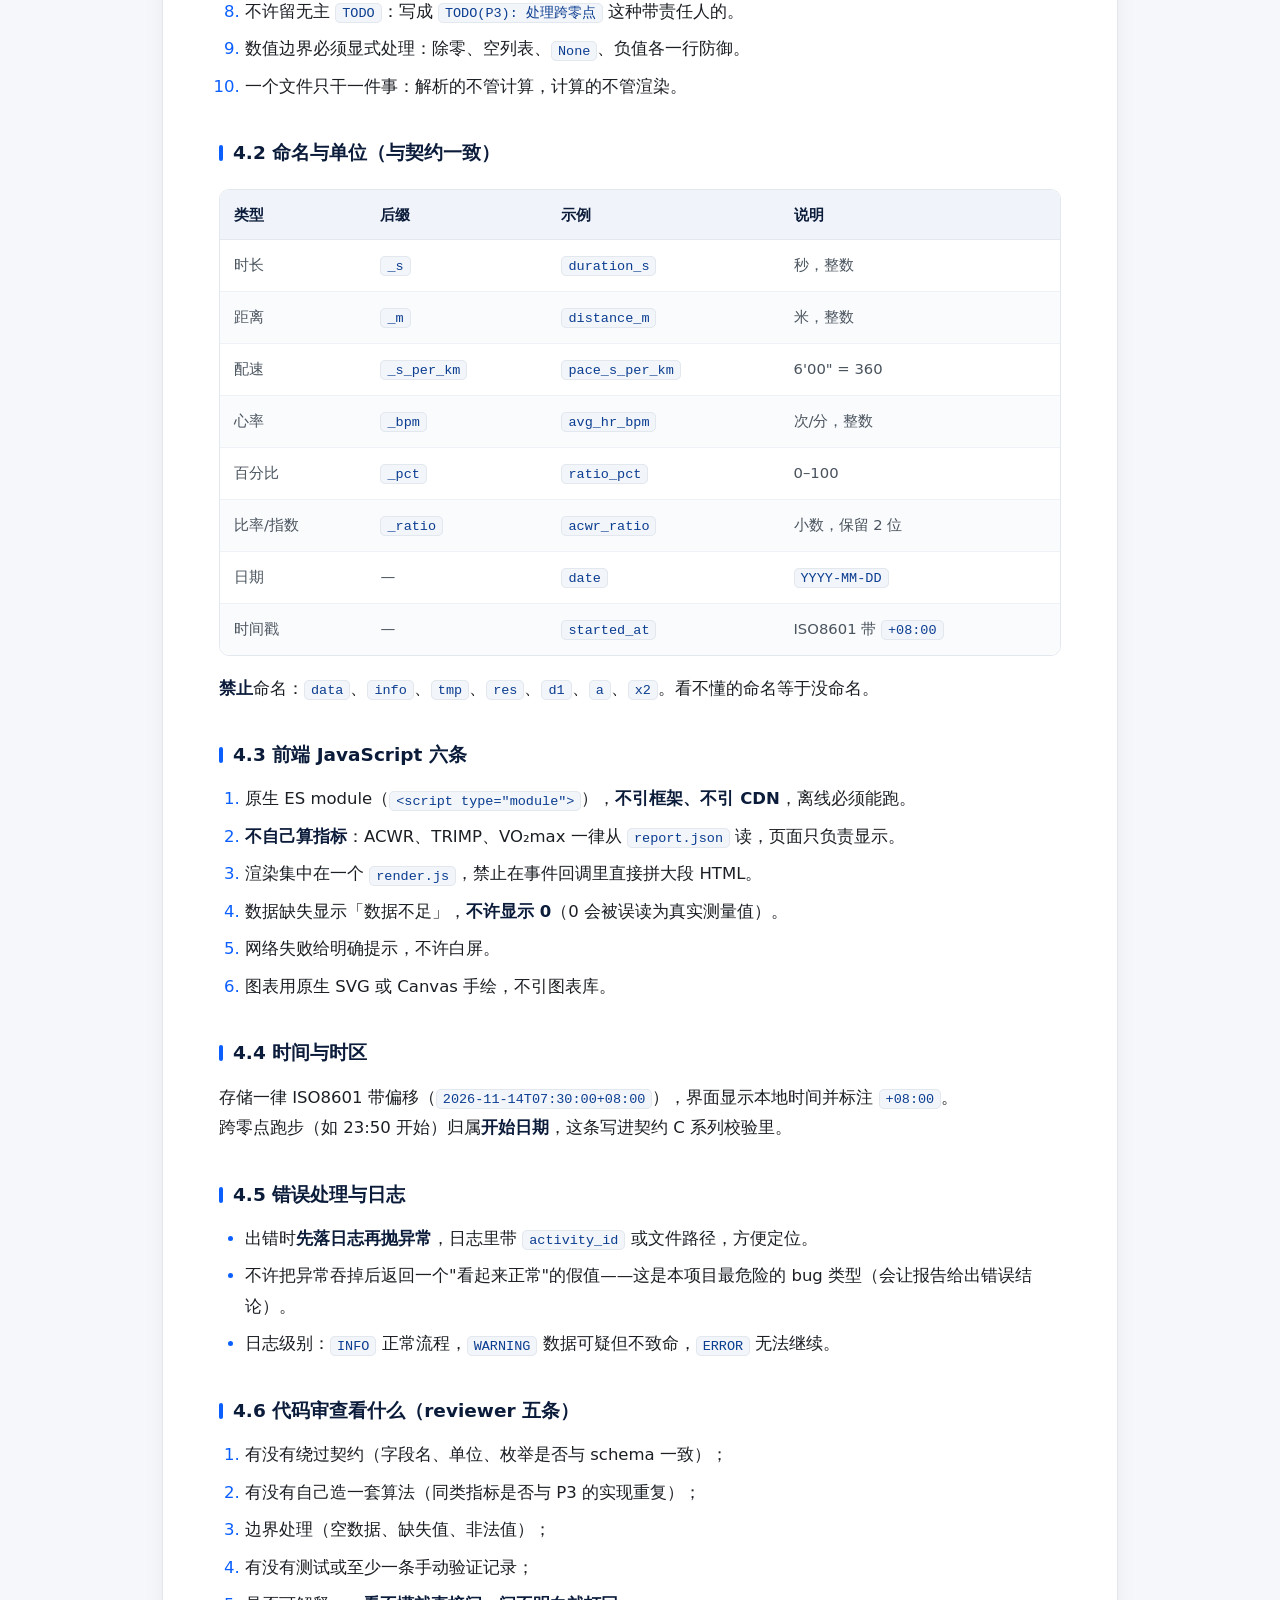
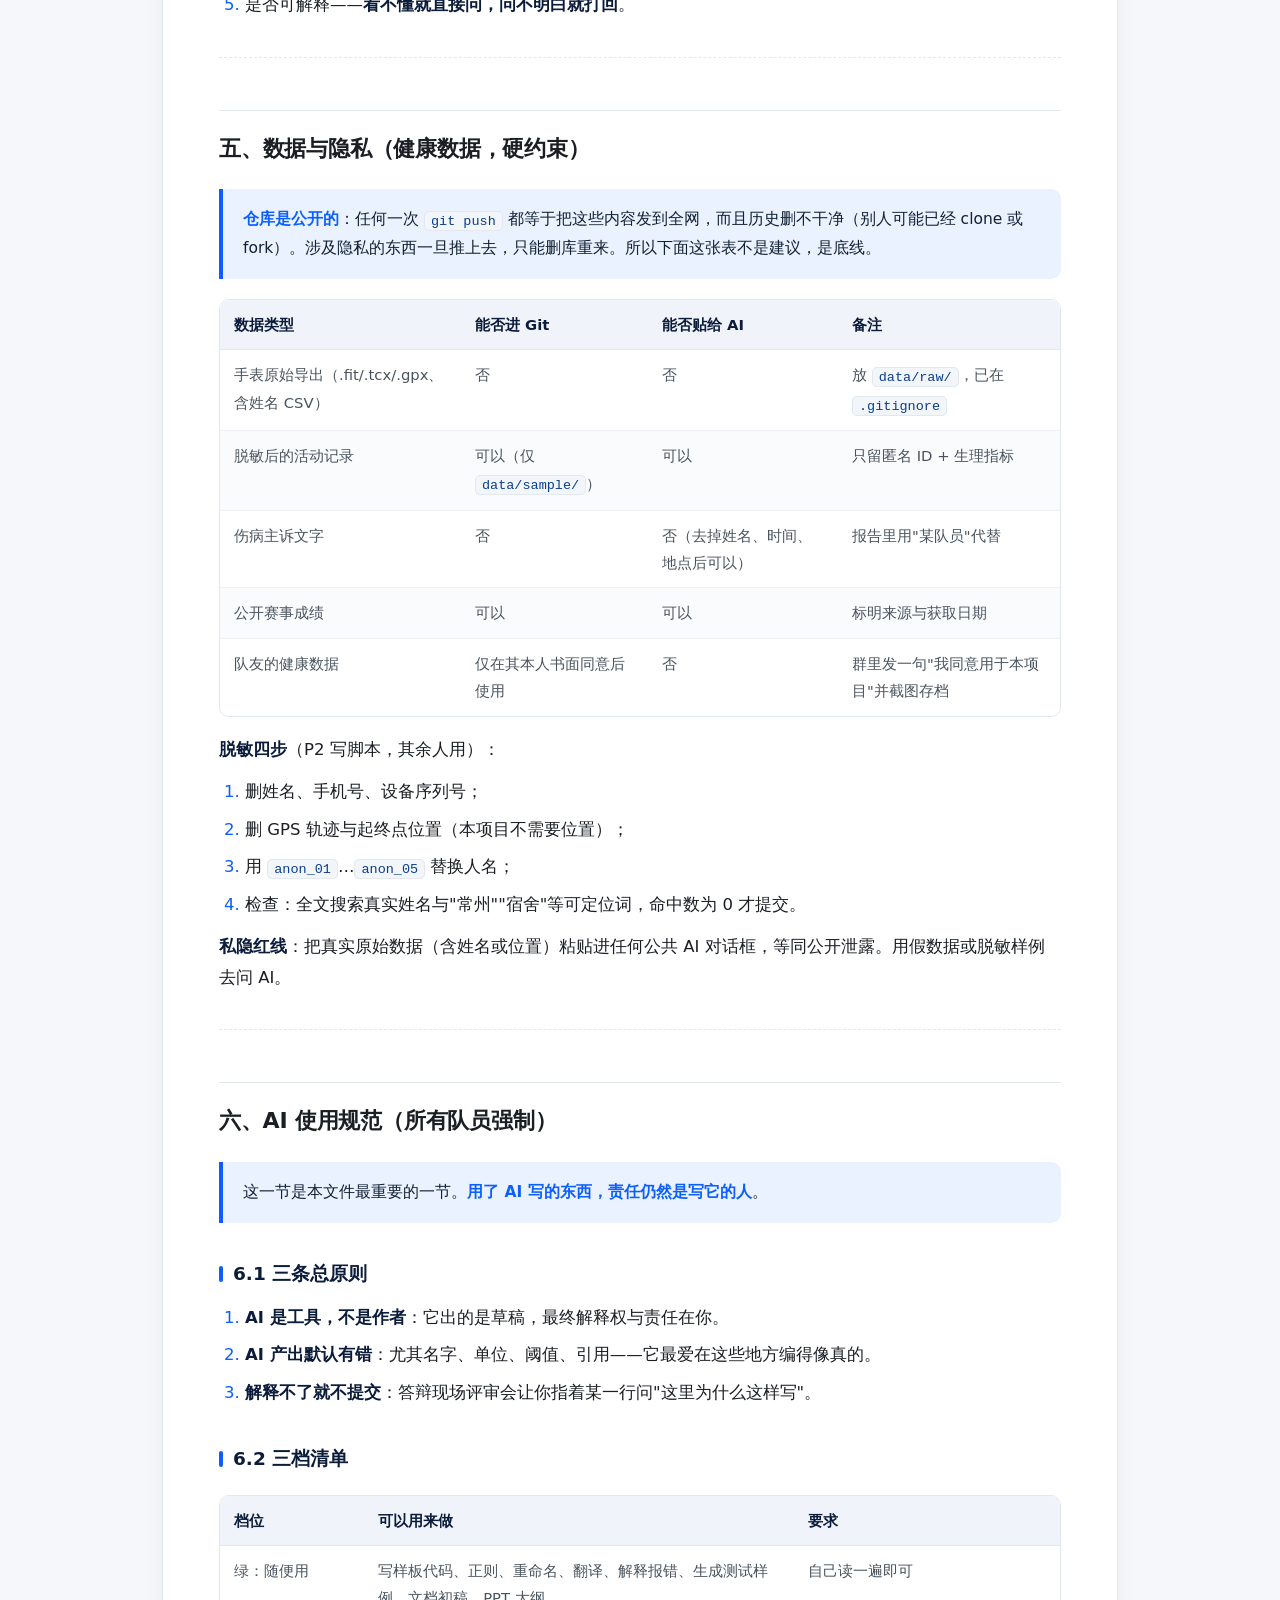
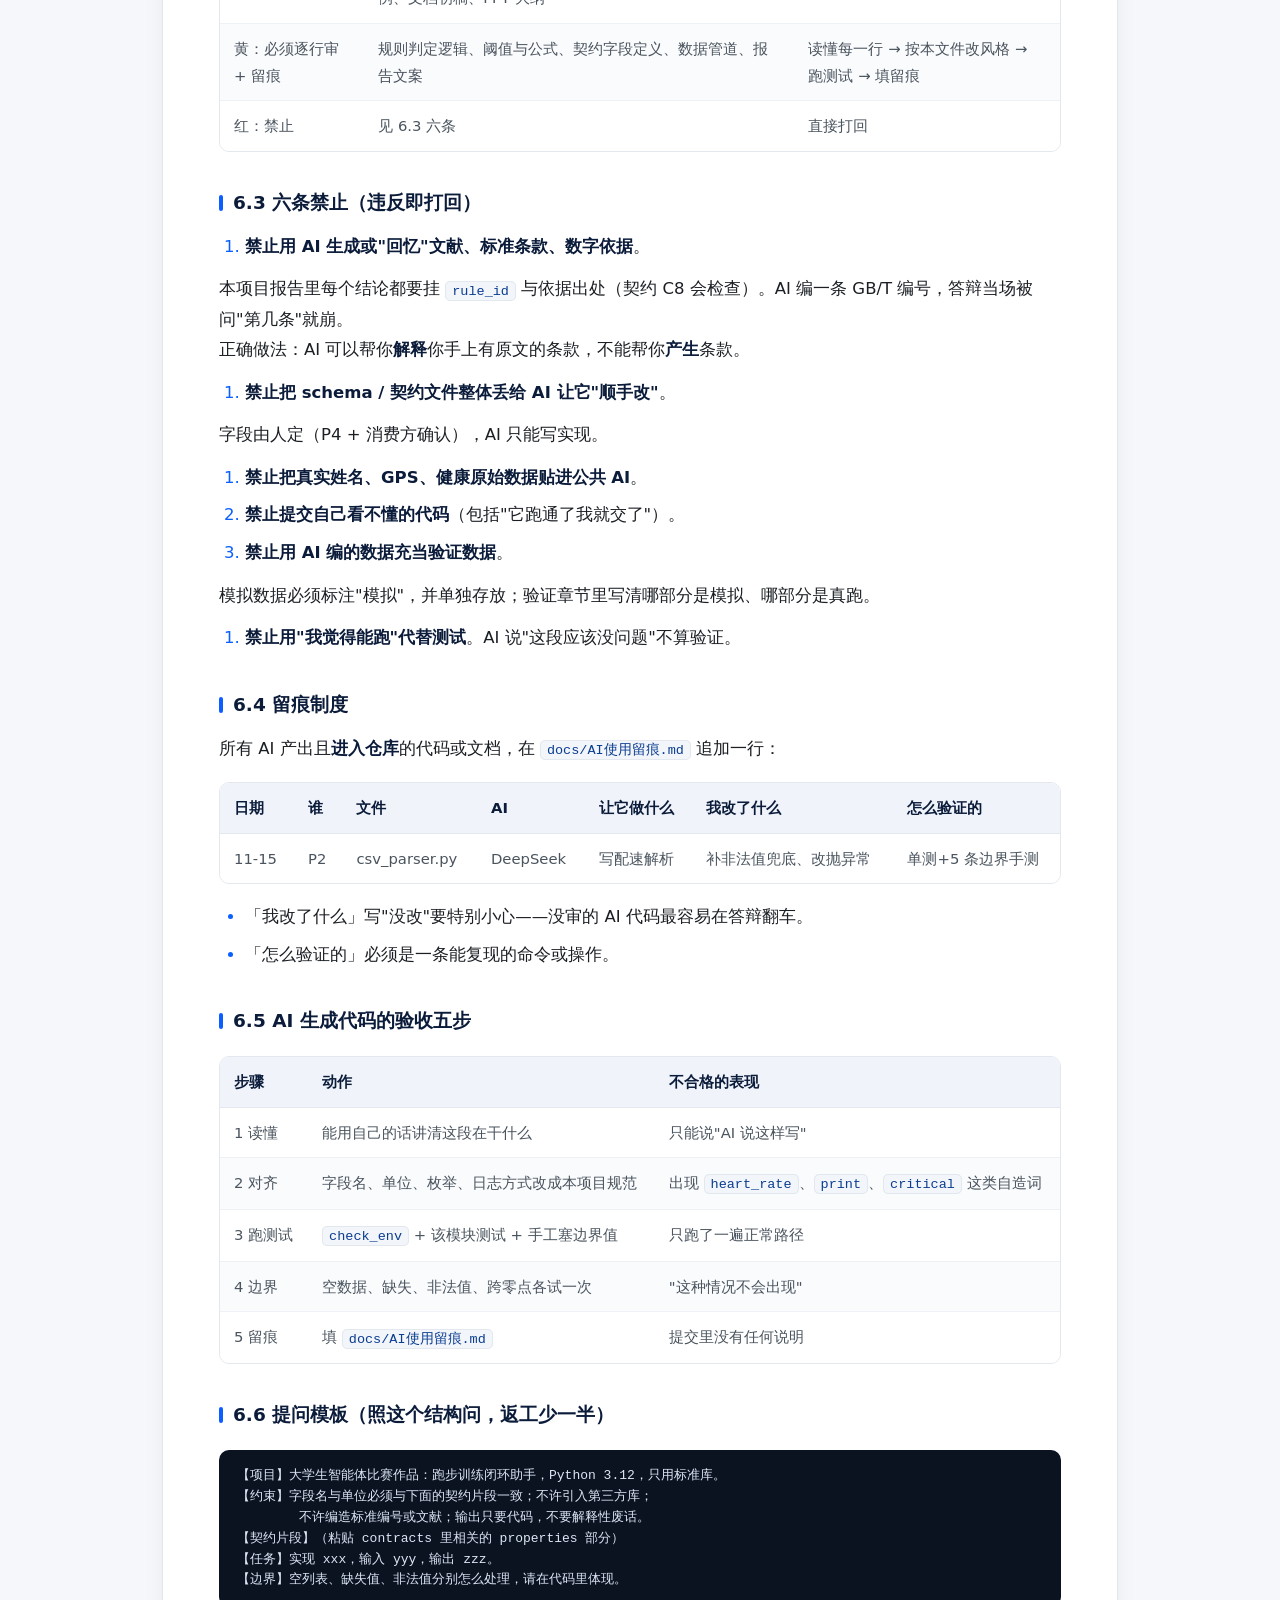
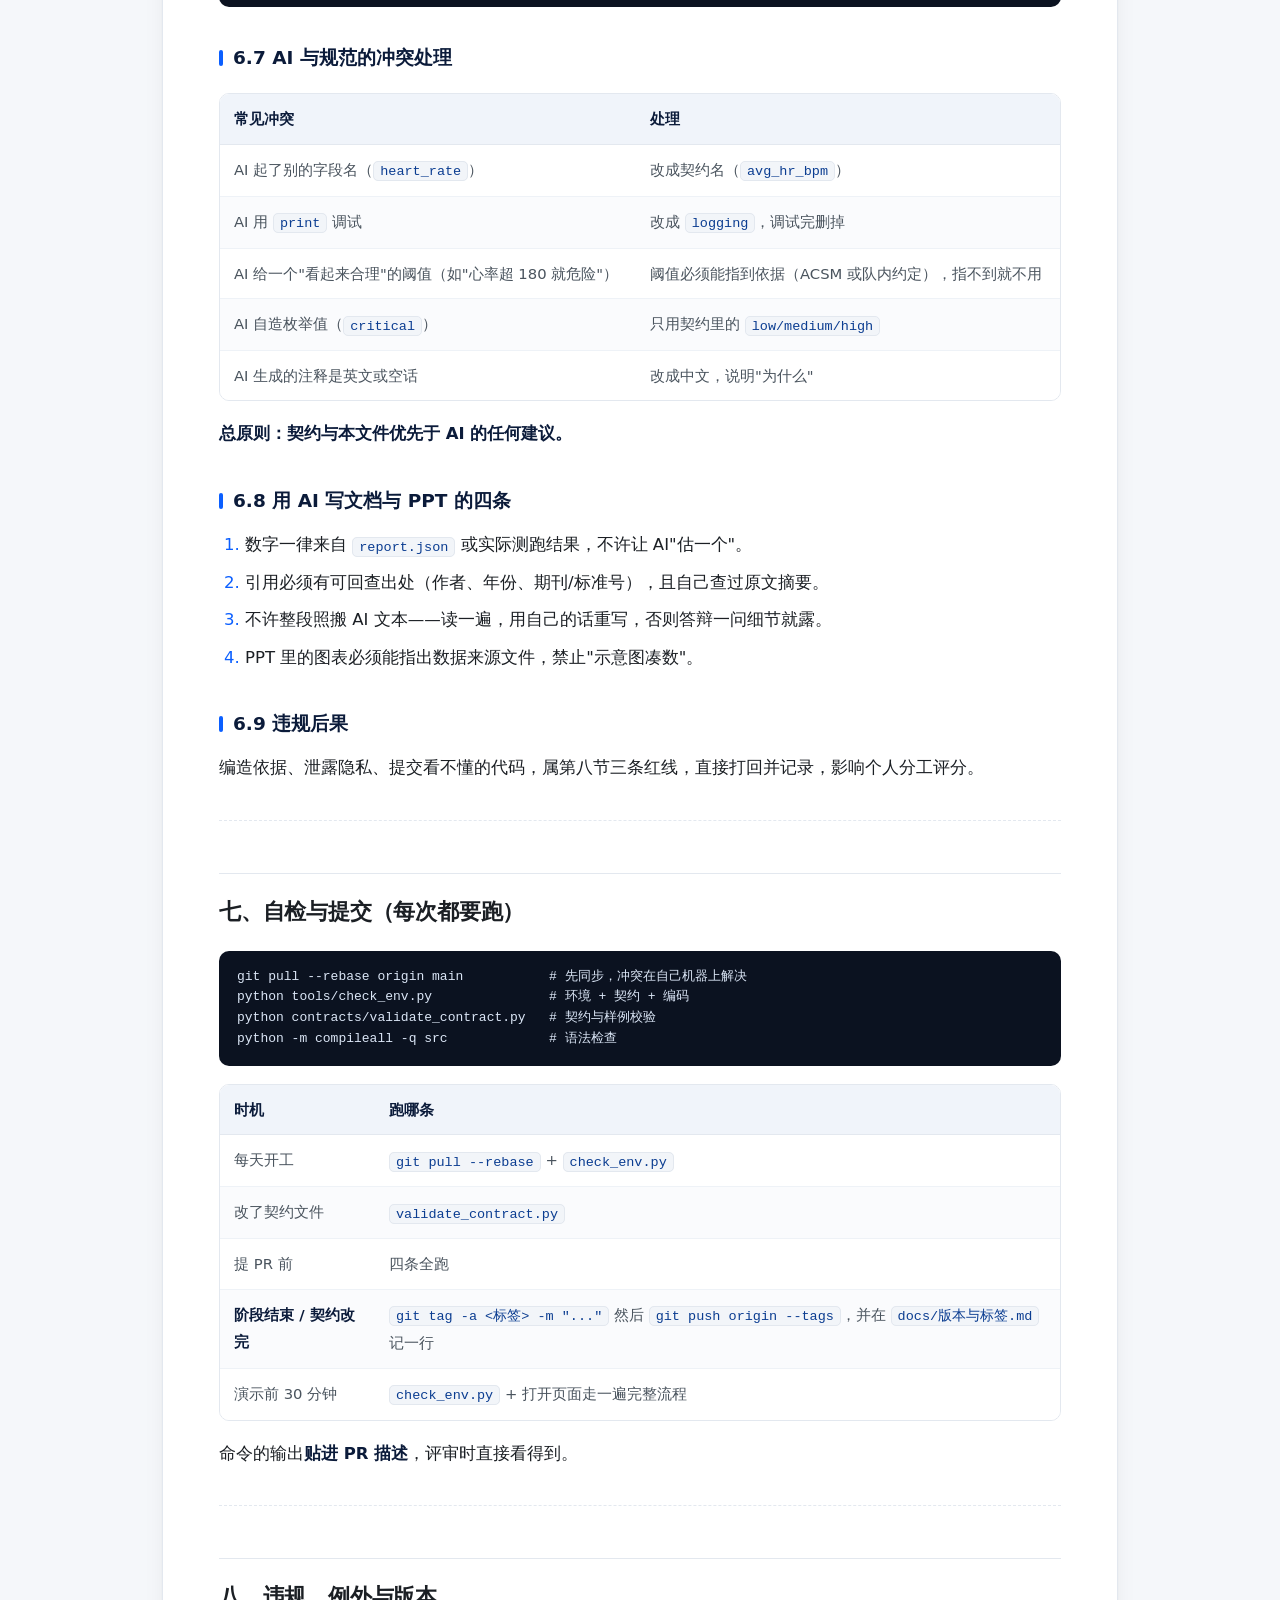
<file: 团队统一标准与环境要求.html>
<!DOCTYPE html>
<html lang="zh-CN">
<head>
<meta charset="utf-8">
<meta name="viewport" content="width=device-width, initial-scale=1">
<title>团队统一标准与环境要求</title>
<style>
:root{
  --ink:#1b1f24; --ink-soft:#4a545e; --line:#e3e8ef; --bg:#f5f7fa;
  --accent:#0b5fff; --accent-soft:#eaf1ff; --warn:#b45309; --ok:#0a7a45;
}
*{box-sizing:border-box}
body{
  margin:0; background:var(--bg); color:var(--ink);
  font-family:"Microsoft YaHei","PingFang SC","Hiragino Sans GB","Segoe UI",system-ui,sans-serif;
  font-size:16.5px; line-height:1.85; -webkit-font-smoothing:antialiased;
}
.wrap{max-width:1000px;margin:0 auto;padding:40px 22px 90px}
.card{background:#fff;border:1px solid var(--line);border-radius:16px;
  box-shadow:0 1px 2px rgba(16,24,40,.04),0 12px 32px -18px rgba(16,24,40,.18);
  padding:52px 56px 60px}
h1{font-size:30px;line-height:1.35;margin:0 0 6px;letter-spacing:-.3px}
h1+blockquote{margin-top:18px}
h2{font-size:22px;margin:52px 0 16px;padding-top:18px;border-top:1px solid var(--line);letter-spacing:-.2px}
h2:first-of-type{border-top:0}
h3{font-size:18.5px;margin:34px 0 12px;color:#0b1b3a}
h3::before{content:"";display:inline-block;width:4px;height:16px;background:var(--accent);
  border-radius:2px;margin-right:10px;vertical-align:-2px}
p{margin:12px 0}
strong{color:#0b1b3a}
a{color:var(--accent);text-decoration:none;border-bottom:1px solid #bcd0ff}
ul,ol{margin:12px 0;padding-left:26px}
li{margin:7px 0}
li::marker{color:var(--accent)}
hr{border:0;border-top:1px dashed var(--line);margin:36px 0}
blockquote{margin:20px 0;padding:16px 20px;background:var(--accent-soft);
  border-left:4px solid var(--accent);border-radius:0 10px 10px 0;color:#123;font-size:15.5px}
blockquote strong{color:var(--accent)}
code{background:#f2f5f9;border:1px solid var(--line);border-radius:5px;
  padding:1.5px 6px;font-family:"Cascadia Mono",Consolas,monospace;font-size:13.5px;color:#0b3d91}
pre.code{overflow-x:auto;margin:18px 0;padding:16px 18px;background:#0b1220;color:#dbe6f6;
  border-radius:10px;font-family:"Cascadia Mono",Consolas,"Courier New",monospace;
  font-size:13px;line-height:1.6;white-space:pre}
pre.code code{background:none;border:0;padding:0;color:inherit;font-size:inherit}
.table-wrap{overflow-x:auto;margin:18px 0;border:1px solid var(--line);border-radius:10px}
table{border-collapse:collapse;width:100%;font-size:14.8px;background:#fff}
thead th{background:#f0f4fa;text-align:left;font-weight:700;color:#0b1b3a;
  padding:11px 14px;border-bottom:1px solid var(--line);white-space:nowrap}
tbody td{padding:11px 14px;border-bottom:1px solid #eef2f7;vertical-align:top;color:var(--ink-soft)}
tbody tr:last-child td{border-bottom:0}
tbody tr:nth-child(even){background:#fafbfd}
tbody tr:hover{background:#f3f7ff}
@media (max-width:720px){
  .card{padding:28px 20px 36px;border-radius:12px}
  .wrap{padding:16px 10px 60px}
  h1{font-size:24px} h2{font-size:19px} body{font-size:15.5px}
}
</style>
</head>
<body>
<div class="wrap"><article class="card">
<h1 id="团队统一标准与环境要求">团队统一标准与环境要求</h1>
<blockquote>项目：运动生理闭环智能体（赛道三）· 5 人组 · 适用对象：P1–P5 全体成员<br>版本：v1.3（2026-11-15）· 维护人：P4 · 修改须走第八节流程<br>仓库：https://github.com/gnbfp/agent-competition （<strong>公开仓库</strong>：谁都能看、都能 clone；要推送代码才需要协作者权限）<br>适用范围：写代码、写文档、查资料、做 PPT——<strong>使用 AI 时同样适用，不因为是 AI 写的就豁免</strong></blockquote>
<p>一句话：<strong>环境一样、契约一样、AI 用法一样</strong>。三个人写的代码，要能像一个人写的。</p>
<hr>
<h2 id="零-这份文档怎么用">零、这份文档怎么用</h2>
<ol>
<li><strong>开工前</strong>：照第二节 15 分钟把环境配齐，跑 <code>python tools/check_env.py</code>，必须 <strong>8 项全 PASS</strong> 才能开始写代码。</li>
<li><strong>每次提交</strong>：跑第七节的四条命令，输出贴进 PR 描述。</li>
<li><strong>有冲突</strong>：以本文件为准。想改标准，走第八节的例外申请，<strong>不许私自升级 Python、不许私自加库</strong>。</li>
<li><strong>不是口头约定</strong>：本文件对应的配置文件（<code>.editorconfig</code>、<code>.gitattributes</code>、<code>.vscode/settings.json</code>、<code>tools/check_env.py</code>）已经在仓库里，是能被执行和检查的。</li>
</ol>
<hr>
<h2 id="一-硬性环境清单">一、硬性环境清单</h2>
<div class="table-wrap"><table>
<thead><tr><th>项目</th><th>标准（本组基准）</th><th>不接受</th><th>怎么验</th></tr></thead>
<tbody>
<tr><td>操作系统</td><td>Windows 10/11 64 位</td><td>32 位系统</td><td><code>systeminfo</code></td></tr>
<tr><td>Python</td><td><strong>3.12.x</strong>（基准 3.12.14）</td><td>3.11 及以下、3.13、Anaconda 自带解释器混用</td><td><code>python -V</code></td></tr>
<tr><td>第三方库</td><td><strong>0 个</strong>，只用标准库</td><td>任何 <code>pip install</code></td><td><code>check_env.py</code> 第 3 项</td></tr>
<tr><td>Git</td><td>≥ 2.40（基准 2.47.1）</td><td>网页上传代码、U 盘拷代码</td><td><code>git --version</code></td></tr>
<tr><td>编辑器</td><td>VS Code ≥ 1.85（装 4 个扩展）</td><td>记事本改代码</td><td>见 2.3</td></tr>
<tr><td>终端</td><td>PowerShell 7 或 Windows Terminal</td><td>cmd 中文乱码环境</td><td><code>$PSVersionTable</code></td></tr>
<tr><td>文件编码</td><td>UTF-8，<strong>无 BOM</strong></td><td>GBK / GB2312 / 带 BOM</td><td><code>check_env.py</code> 第 6 项</td></tr>
<tr><td>换行符</td><td><strong>LF</strong></td><td>CRLF 混进代码与数据文件</td><td><code>check_env.py</code> 第 7 项</td></tr>
<tr><td>浏览器</td><td>Chrome / Edge ≥ 120</td><td>IE、旧内核</td><td>演示前自测</td></tr>
<tr><td>Node.js</td><td><strong>v1 不需要</strong></td><td>引入 npm、打包工具、前端框架</td><td>—</td></tr>
<tr><td>屏幕适配</td><td>界面在 1366×768 下无横向滚动</td><td>只在 2K 屏上验收</td><td>P5 自测</td></tr>
</tbody></table></div>
<p><strong>为什么死磕 Python 3.12 和零依赖</strong>：评审现场很可能只有一台干净的机器。3.12 是当前稳定版，标准库已经够用（JSON、HTTP、CSV、统计全都有）。一旦引入第三方库，就变成"谁的机器能跑、谁的机器装不上"，五天时间经不起这个消耗。</p>
<hr>
<h2 id="二-一次性环境搭建-约-15-分钟">二、一次性环境搭建（约 15 分钟）</h2>
<h3 id="2-1-装-Python-3-12">2.1 装 Python 3.12</h3>
<p>到 python.org 下载 Windows installer（64-bit），安装时 <strong>勾选 Add python.exe to PATH</strong>。<br>装完开新终端：<code>python -V</code> 必须输出 <code>Python 3.12.x</code>。</p>
<h3 id="2-2-装-Git">2.2 装 Git</h3>
<p>默认选项即可。最后一步可选 "Use Visual Studio Code as Git's default editor"。</p>
<h3 id="2-3-装-VS-Code-与四个扩展">2.3 装 VS Code 与四个扩展</h3>
<p>VS Code 打开仓库后，右下角会提示安装推荐扩展（<code>.vscode/extensions.json</code> 已配好）。手动装也可以：</p>
<div class="table-wrap"><table>
<thead><tr><th>扩展 ID</th><th>作用</th><th>不装的后果</th></tr></thead>
<tbody>
<tr><td>ms-python.python</td><td>跑脚本、选解释器</td><td>没法调试</td></tr>
<tr><td>ms-python.vscode-pylance</td><td>类型提示、跳转</td><td>拼错字段名看不出来</td></tr>
<tr><td>editorconfig.editorconfig</td><td>自动按 <code>.editorconfig</code> 缩进与换行</td><td>文件混入 CRLF</td></tr>
<tr><td>eamodio.gitlens</td><td>看谁改了哪一行</td><td>冲突时找不到人</td></tr>
</tbody></table></div>
<h3 id="2-4-克隆并打开">2.4 克隆并打开</h3>
<p>仓库是<strong>公开</strong>的，任何人都能直接 clone；<strong>但推代码需要队长把你加为协作者</strong>（见 3.2）。</p>
<pre class="code"><code>git clone https://github.com/gnbfp/agent-competition.git 智能体大赛
cd 智能体大赛
code .</code></pre>
<p>克隆成功后先确认身份，再动手：</p>
<pre class="code"><code>git config user.name "戚XX 软件254"        # 改成你自己的名字
git config user.email "你的邮箱@example.com"
git remote -v                              # 应看到 origin 指向 agent-competition</code></pre>
<p><strong>必须用 VS Code 打开仓库根目录</strong>（能看到 <code>contracts</code>、<code>tools</code>、<code>src</code> 这一层），不要只打开 <code>src/p5_web</code> 之类的子目录，否则解释器路径、扩展配置、相对路径全会错。</p>
<h3 id="2-5-设置-Git-身份-真名-学号">2.5 设置 Git 身份（真名 + 学号）</h3>
<pre class="code"><code>git config user.name "戚XX 软件254"
git config user.email "学号@cczu.edu.cn"</code></pre>
<p>匿名提交（如 <code>user</code>、<code>admin</code>）在答辩前统计工作量时无法归属。</p>
<h3 id="2-6-跑环境自检">2.6 跑环境自检</h3>
<pre class="code"><code>python tools/check_env.py</code></pre>
<p>期望输出（全部 PASS 才算就绪）：</p>
<pre class="code"><code>[1/8] Python 版本    PASS 当前 3.12.14（要求 3.12.x）
[5/8] 样例校验       PASS 4 个文件，0 处错误
结果：8 PASS / 0 WARN / 0 FAIL
结论：环境就绪，可以开始写代码。</code></pre>
<h3 id="2-7-第一次把东西跑起来">2.7 第一次把东西跑起来</h3>
<p>两个终端窗口：</p>
<pre class="code"><code># 窗口 1：假后端（P5 不等后端就能开工）
python contracts/mock_api.py --port 8080

# 窗口 2：前端静态服务
python -m http.server 8000 -d src/p5_web</code></pre>
<p>浏览器打开 <code>http://127.0.0.1:8000</code>，能看到读 <code>report_sample.json</code> 的页面即成功。</p>
<h3 id="2-8-五种常见装错-与处理方式">2.8 五种常见装错，与处理方式</h3>
<div class="table-wrap"><table>
<thead><tr><th>现象</th><th>原因</th><th>处理</th></tr></thead>
<tbody>
<tr><td><code>python</code> 打开的是应用商店</td><td>Microsoft Store 的占位程序</td><td>卸载它，装官方 installer</td></tr>
<tr><td><code>python -V</code> 是 3.13 或 3.11</td><td>PATH 里排了别的版本</td><td><code>where python</code> 看顺序，调 PATH 或重装</td></tr>
<tr><td>中文输出乱码</td><td>终端代码页不是 UTF-8</td><td>换 PowerShell 7，或 <code>chcp 65001</code></td></tr>
<tr><td>clone 报 SSL 错误</td><td>网络或代理</td><td>换网络重试，<strong>不许</strong> <code>git config --global http.sslVerify false</code></td></tr>
<tr><td>脚本报找不到文件</td><td>仓库路径含空格或中文</td><td>仓库放 <code>D:\code\...</code> 这类纯 ASCII 路径</td></tr>
</tbody></table></div>
<hr>
<h2 id="三-仓库与目录规范">三、仓库与目录规范</h2>
<h3 id="3-1-目标目录结构">3.1 目标目录结构</h3>
<pre class="code"><code>agent-competition/           ← 仓库名；本地 clone 到「智能体大赛」文件夹
├── contracts/              契约与校验（P4 维护，其他人只读）
│   ├── *.schema.json       4 份 JSON Schema
│   ├── samples/            4 份黄金样例
│   ├── validate_contract.py  校验器（唯一真源）
│   └── mock_api.py         假后端（P5 当天就能开工）
├── tools/                  环境与质量脚本
│   └── check_env.py        环境自检
├── src/
│   ├── p2_ingest/          P2：CSV → activity.json
│   ├── p3_metrics/         P3：activity.json → metrics.json
│   ├── p4_agent/           P4：metrics.json → plan.json / report.json
│   └── p5_web/             P5：原生 HTML/JS，只读 report.json
├── data/
│   ├── raw/                真实原始数据（不进 Git）
│   └── sample/             脱敏样例（可进 Git）
├── docs/                   文档、AI 留痕、答辩材料
├── tests/                  各人的最小测试
└── .github/
    └── pull_request_template.md   开 PR 自动带出的四项清单</code></pre>
<h3 id="3-2-仓库信息与协作者-怎么让五个人都能推代码">3.2 仓库信息与协作者（怎么让五个人都能推代码）</h3>
<div class="table-wrap"><table>
<thead><tr><th>项</th><th>内容</th></tr></thead>
<tbody>
<tr><td>仓库地址</td><td>https://github.com/gnbfp/agent-competition</td></tr>
<tr><td>可见性</td><td><strong>公开（Public）</strong>——谁都能看、能 clone；比赛材料对评委也是明牌</td></tr>
<tr><td>能不能推代码</td><td>只有被加为 <strong>协作者（Collaborator）</strong> 的人能推，其他人只能看</td></tr>
<tr><td>队员权限</td><td>Write（可推 feature 分支、可开 PR、可 review）</td></tr>
<tr><td>当前状态</td><td>2026-11-15 推送首个提交 <code>1664f58</code>，同日提交 v1.1 标准与 PR 模板</td></tr>
</tbody></table></div>
<p><strong>队长加人（每个需要写代码的人做一次）</strong>：</p>
<ol>
<li>打开仓库页 → <strong>Settings</strong> → 左侧 <strong>Collaborators and teams</strong>（旧版界面叫 Collaborators）；</li>
<li>点 <strong>Add people</strong>，输入对方的 <strong>GitHub 用户名</strong>（或注册邮箱），角色选 <strong>Write</strong>，点确认；</li>
<li>对方会收到 GitHub 通知/邮件，点 <strong>Accept invitation</strong> 才算加入；邀请 <strong>7 天过期</strong>，过期让队长重发。</li>
</ol>
<p><strong>队员自查</strong>：浏览器能打开仓库页并看到代码；<code>git clone</code> 成功；<code>git push</code> 不报 403（报 403 = 还没被加成协作者或没点接受邀请）。<br><strong>只看不写的人</strong>（比如只帮做文档外援）不用加协作者，公开仓直接 clone 就行。</p>
<blockquote>如果队员没有 GitHub 账号：先去 github.com 注册（建议用学校邮箱），把用户名报给队长。<strong>不要用别人的账号代推</strong>，否则提交记录无法归属到个人。</blockquote>
<p><strong>为什么不用 fork</strong>：五个人改的是同一套契约与同一份 schema，fork 之后各自为政，合并时冲突会爆炸。协作者模式是"同一个仓库、不同分支"，冲突在一处解决。</p>
<h3 id="3-3-分支与合并">3.3 分支与合并</h3>
<div class="table-wrap"><table>
<thead><tr><th>规则</th><th>内容</th></tr></thead>
<tbody>
<tr><td>主干</td><td><code>main</code>，<strong>禁止直接 push</strong>，只接受 PR 合并</td></tr>
<tr><td>分支名</td><td><code>feature/&lt;模块&gt;-&lt;事项&gt;</code>，例：<code>feature/p2-csv-parser</code>、<code>feature/p5-risk-panel</code></td></tr>
<tr><td>合并方式</td><td>提 PR → 至少 1 人 review → <code>check_env</code> 通过 → 合并</td></tr>
<tr><td>PR 大小</td><td>单次 ≤ 300 行改动；更大的拆成多次</td></tr>
<tr><td>冲突处理</td><td>谁后合谁解决；不许用 <code>--force</code> 覆盖别人提交</td></tr>
<tr><td>推送前</td><td>先 <code>git pull --rebase origin main</code>，把冲突解决在自己机器上</td></tr>
</tbody></table></div>
<p><strong>关于分支保护</strong>：仓库已经是公开仓，<strong>免费计划就能开 Branch protection</strong>，建议队长当天开掉：</p>
<blockquote>Settings → Branches → Add branch protection rule → Branch name pattern 填 <code>main</code> → 勾选 <strong>Require a pull request before merging</strong>（Require approvals 设 1）→ 保存。</blockquote>
<p>开了以后直推 <code>main</code> 会被 GitHub 直接拒绝，纪律变成强制。如果暂时没开，靠两条兜底：<code>main</code> 只放经过 PR 的代码 + 每个 PR 带上 <code>.github/pull_request_template.md</code> 的清单（见 3.7）。</p>
<h3 id="3-4-提交信息格式">3.4 提交信息格式</h3>
<p><code>&lt;type&gt;(&lt;scope&gt;): &lt;一句话&gt;</code>，type 与 scope 用固定词表：</p>
<div class="table-wrap"><table>
<thead><tr><th>type</th><th>用于</th><th>示例</th></tr></thead>
<tbody>
<tr><td>feat</td><td>新功能</td><td><code>feat(p3): 加 EWMA 版 ACWR</code></td></tr>
<tr><td>fix</td><td>修 bug</td><td><code>fix(p2): 配速 6'60" 不再静默取整</code></td></tr>
<tr><td>docs</td><td>文档</td><td><code>docs(contracts): 补 C8 的说明</code></td></tr>
<tr><td>test</td><td>测试</td><td><code>test(p4): 加 20 条 R15 触发用例</code></td></tr>
<tr><td>chore</td><td>杂务</td><td><code>chore(tools): check_env 加 BOM 检查</code></td></tr>
<tr><td>refactor</td><td>重构（不改行为）</td><td><code>refactor(p4): 抽出规则表加载</code></td></tr>
</tbody></table></div>
<p>scope 取值：<code>p2</code> <code>p3</code> <code>p4</code> <code>p5</code> <code>contracts</code> <code>docs</code> <code>tools</code>。</p>
<h3 id="3-5-禁止提交的东西">3.5 禁止提交的东西</h3>
<div class="table-wrap"><table>
<thead><tr><th>禁止</th><th>原因</th></tr></thead>
<tbody>
<tr><td><code>data/raw/</code> 下的原始导出（.fit/.tcx/.gpx/含姓名的 CSV）</td><td>含姓名、GPS 轨迹、设备序列号</td></tr>
<tr><td><code>__pycache__/</code>、<code>.venv/</code>、<code>~$*.docx</code></td><td>垃圾文件，撑大仓库</td></tr>
<tr><td>自己的 <code>.vscode/</code> 私人设置</td><td>只提交 <code>settings.json</code> 与 <code>extensions.json</code></td></tr>
<tr><td>大文件（&gt; 5 MB，含视频、docx、pdf）</td><td>走网盘或群共享，Git 只放代码与数据样例</td></tr>
<tr><td>密码、密钥、个人邮箱密码</td><td>一旦推上去就等于公开</td></tr>
</tbody></table></div>
<h3 id="3-6-可回溯标签与回滚-写错了能退回去">3.6 可回溯标签与回滚（写错了能退回去）</h3>
<p>改仓库必须留"路标"：<strong>每个阶段结束、每次契约变更，都要打一个 Git 标签（tag）</strong>。没有标签，出事时只能靠记 commit sha，五个人一起推的时候基本等于不可回溯。</p>
<p><strong>四类标签（格式固定，不许自创）</strong>：</p>
<div class="table-wrap"><table>
<thead><tr><th>类型</th><th>格式</th><th>什么时候打</th><th>例</th></tr></thead>
<tbody>
<tr><td>阶段交付</td><td><code>stage-&lt;N&gt;</code></td><td>每个阶段结束（验收通过当天）</td><td><code>stage-1</code>、<code>stage-3</code></td></tr>
<tr><td>契约变更</td><td><code>contract-v&lt;X.Y&gt;</code></td><td>schema 改完并通知全员之后</td><td><code>contract-v1.1</code></td></tr>
<tr><td>仓库/文档快照</td><td><code>snap-&lt;主题&gt;-v&lt;X.Y&gt;</code></td><td>大改文档、换结构</td><td><code>snap-standards-v1.2</code></td></tr>
<tr><td>对外提交版</td><td><code>submit-&lt;YYYYMMDD&gt;</code></td><td>交初赛材料、决赛前</td><td><code>submit-20261201</code></td></tr>
</tbody></table></div>
<p><strong>怎么打（由 1 个人执行，别五个人各打各的）</strong>：</p>
<pre class="code"><code>git tag -a stage-1 -m "阶段一：契约冻结 v1.0，能读到一份真实数据"   # -a 带注释，必须有
git push origin stage-1        # 推单个标签
git push origin --tags         # 或一次推全部标签</code></pre>
<p><strong>标签信息必须写三行</strong>（<code>git show stage-1</code> 时能看到，这就是回溯的凭证）：</p>
<pre class="code"><code>这版能做什么：契约冻结，P2 能解析样例 CSV
已知问题：暂不支持 .fit 导出
谁验过：P4 跑过 check_env 8 PASS，P1 复看过协议</code></pre>
<p><strong>回滚三招（按场景选，别乱用）</strong>：</p>
<div class="table-wrap"><table>
<thead><tr><th>场景</th><th>命令</th><th>说明</th></tr></thead>
<tbody>
<tr><td>撤销一次已推送的提交</td><td><code>git revert &lt;sha&gt;</code></td><td>生成一条反向提交，历史完整保留，<strong>最安全，优先用这个</strong></td></tr>
<tr><td>只把某个文件恢复到标签版本</td><td><code>git checkout stage-1 -- contracts/report.schema.json</code></td><td>局部回滚，不动别人代码</td></tr>
<tr><td>自己分支还没推送，想扔掉最后一次提交</td><td><code>git reset --hard HEAD~1</code></td><td><strong>仅限未推送</strong>，推过就别用</td></tr>
</tbody></table></div>
<p><strong>绝对禁止</strong>：对 <code>main</code> 或别人的分支执行 <code>git push --force</code>；对已经推送的公共提交做 <code>rebase</code> 改写历史——这会让其他人本地仓库和远端对不上，是全队级别的灾难。</p>
<p><strong>台账</strong>：每打一次标签，在 <code>docs/版本与标签.md</code> 记一行（tag / 日期 / commit 前 7 位 / 这版内容 / 谁打的），这样不用懂 Git 的人也能查。</p>
<h3 id="3-7-每个-PR-必须写清四件事-模板已进仓库">3.7 每个 PR 必须写清四件事（模板已进仓库）</h3>
<p><code>.github/pull_request_template.md</code> 已放进仓库，<strong>开 PR 时自动出现</strong>，照填即可：</p>
<ol>
<li>改了哪个契约字段（没有就写"无"）；</li>
<li>跑了哪条校验命令、结果如何（贴 <code>check_env</code> 或 <code>validate_contract.py</code> 的输出）；</li>
<li>界面改动<strong>贴截图</strong>；</li>
<li>若含 AI 生成代码，链接到 <code>docs/AI使用留痕.md</code> 的对应行。</li>
</ol>
<hr>
<h2 id="四-代码规范">四、代码规范</h2>
<h3 id="4-1-Python-十条-可逐条检查">4.1 Python 十条（可逐条检查）</h3>
<ol>
<li>遵守 PEP 8；<strong>行长 ≤ 100</strong>；4 空格缩进；<strong>不许 Tab</strong>。</li>
<li>每个函数 ≤ 50 行；超过就拆。</li>
<li>所有公开函数写类型注解和一句话 docstring（说清参数与返回）。</li>
<li>模块顶部统一 <code>from __future__ import annotations</code>。</li>
<li>变量、函数、文件用 <code>snake_case</code>；类用 <code>PascalCase</code>；常量全大写。</li>
<li><strong>禁止裸 <code>except:</code></strong>；捕获具体异常；异常里带上文（哪个文件、哪一行、什么值）。</li>
<li>库代码用 <code>logging</code>，不用 <code>print</code>；命令行脚本可以用 <code>print</code>。</li>
<li>不许留无主 <code>TODO</code>：写成 <code>TODO(P3): 处理跨零点</code> 这种带责任人的。</li>
<li>数值边界必须显式处理：除零、空列表、<code>None</code>、负值各一行防御。</li>
<li>一个文件只干一件事：解析的不管计算，计算的不管渲染。</li>
</ol>
<h3 id="4-2-命名与单位-与契约一致">4.2 命名与单位（与契约一致）</h3>
<div class="table-wrap"><table>
<thead><tr><th>类型</th><th>后缀</th><th>示例</th><th>说明</th></tr></thead>
<tbody>
<tr><td>时长</td><td><code>_s</code></td><td><code>duration_s</code></td><td>秒，整数</td></tr>
<tr><td>距离</td><td><code>_m</code></td><td><code>distance_m</code></td><td>米，整数</td></tr>
<tr><td>配速</td><td><code>_s_per_km</code></td><td><code>pace_s_per_km</code></td><td>6'00" = 360</td></tr>
<tr><td>心率</td><td><code>_bpm</code></td><td><code>avg_hr_bpm</code></td><td>次/分，整数</td></tr>
<tr><td>百分比</td><td><code>_pct</code></td><td><code>ratio_pct</code></td><td>0–100</td></tr>
<tr><td>比率/指数</td><td><code>_ratio</code></td><td><code>acwr_ratio</code></td><td>小数，保留 2 位</td></tr>
<tr><td>日期</td><td>—</td><td><code>date</code></td><td><code>YYYY-MM-DD</code></td></tr>
<tr><td>时间戳</td><td>—</td><td><code>started_at</code></td><td>ISO8601 带 <code>+08:00</code></td></tr>
</tbody></table></div>
<p><strong>禁止</strong>命名：<code>data</code>、<code>info</code>、<code>tmp</code>、<code>res</code>、<code>d1</code>、<code>a</code>、<code>x2</code>。看不懂的命名等于没命名。</p>
<h3 id="4-3-前端-JavaScript-六条">4.3 前端 JavaScript 六条</h3>
<ol>
<li>原生 ES module（<code>&lt;script type="module"&gt;</code>），<strong>不引框架、不引 CDN</strong>，离线必须能跑。</li>
<li><strong>不自己算指标</strong>：ACWR、TRIMP、VO₂max 一律从 <code>report.json</code> 读，页面只负责显示。</li>
<li>渲染集中在一个 <code>render.js</code>，禁止在事件回调里直接拼大段 HTML。</li>
<li>数据缺失显示「数据不足」，<strong>不许显示 0</strong>（0 会被误读为真实测量值）。</li>
<li>网络失败给明确提示，不许白屏。</li>
<li>图表用原生 SVG 或 Canvas 手绘，不引图表库。</li>
</ol>
<h3 id="4-4-时间与时区">4.4 时间与时区</h3>
<p>存储一律 ISO8601 带偏移（<code>2026-11-14T07:30:00+08:00</code>），界面显示本地时间并标注 <code>+08:00</code>。<br>跨零点跑步（如 23:50 开始）归属<strong>开始日期</strong>，这条写进契约 C 系列校验里。</p>
<h3 id="4-5-错误处理与日志">4.5 错误处理与日志</h3>
<ul>
<li>出错时<strong>先落日志再抛异常</strong>，日志里带 <code>activity_id</code> 或文件路径，方便定位。</li>
<li>不许把异常吞掉后返回一个"看起来正常"的假值——这是本项目最危险的 bug 类型（会让报告给出错误结论）。</li>
<li>日志级别：<code>INFO</code> 正常流程，<code>WARNING</code> 数据可疑但不致命，<code>ERROR</code> 无法继续。</li>
</ul>
<h3 id="4-6-代码审查看什么-reviewer-五条">4.6 代码审查看什么（reviewer 五条）</h3>
<ol>
<li>有没有绕过契约（字段名、单位、枚举是否与 schema 一致）；</li>
<li>有没有自己造一套算法（同类指标是否与 P3 的实现重复）；</li>
<li>边界处理（空数据、缺失值、非法值）；</li>
<li>有没有测试或至少一条手动验证记录；</li>
<li>是否可解释——<strong>看不懂就直接问，问不明白就打回</strong>。</li>
</ol>
<hr>
<h2 id="五-数据与隐私-健康数据-硬约束">五、数据与隐私（健康数据，硬约束）</h2>
<blockquote><strong>仓库是公开的</strong>：任何一次 <code>git push</code> 都等于把这些内容发到全网，而且历史删不干净（别人可能已经 clone 或 fork）。涉及隐私的东西一旦推上去，只能删库重来。所以下面这张表不是建议，是底线。</blockquote>
<div class="table-wrap"><table>
<thead><tr><th>数据类型</th><th>能否进 Git</th><th>能否贴给 AI</th><th>备注</th></tr></thead>
<tbody>
<tr><td>手表原始导出（.fit/.tcx/.gpx、含姓名 CSV）</td><td>否</td><td>否</td><td>放 <code>data/raw/</code>，已在 <code>.gitignore</code></td></tr>
<tr><td>脱敏后的活动记录</td><td>可以（仅 <code>data/sample/</code>）</td><td>可以</td><td>只留匿名 ID + 生理指标</td></tr>
<tr><td>伤病主诉文字</td><td>否</td><td>否（去掉姓名、时间、地点后可以）</td><td>报告里用"某队员"代替</td></tr>
<tr><td>公开赛事成绩</td><td>可以</td><td>可以</td><td>标明来源与获取日期</td></tr>
<tr><td>队友的健康数据</td><td>仅在其本人书面同意后使用</td><td>否</td><td>群里发一句"我同意用于本项目"并截图存档</td></tr>
</tbody></table></div>
<p><strong>脱敏四步</strong>（P2 写脚本，其余人用）：</p>
<ol>
<li>删姓名、手机号、设备序列号；</li>
<li>删 GPS 轨迹与起终点位置（本项目不需要位置）；</li>
<li>用 <code>anon_01</code>…<code>anon_05</code> 替换人名；</li>
<li>检查：全文搜索真实姓名与"常州""宿舍"等可定位词，命中数为 0 才提交。</li>
</ol>
<p><strong>私隐红线</strong>：把真实原始数据（含姓名或位置）粘贴进任何公共 AI 对话框，等同公开泄露。用假数据或脱敏样例去问 AI。</p>
<hr>
<h2 id="六-AI-使用规范-所有队员强制">六、AI 使用规范（所有队员强制）</h2>
<blockquote>这一节是本文件最重要的一节。<strong>用了 AI 写的东西，责任仍然是写它的人</strong>。</blockquote>
<h3 id="6-1-三条总原则">6.1 三条总原则</h3>
<ol>
<li><strong>AI 是工具，不是作者</strong>：它出的是草稿，最终解释权与责任在你。</li>
<li><strong>AI 产出默认有错</strong>：尤其名字、单位、阈值、引用——它最爱在这些地方编得像真的。</li>
<li><strong>解释不了就不提交</strong>：答辩现场评审会让你指着某一行问"这里为什么这样写"。</li>
</ol>
<h3 id="6-2-三档清单">6.2 三档清单</h3>
<div class="table-wrap"><table>
<thead><tr><th>档位</th><th>可以用来做</th><th>要求</th></tr></thead>
<tbody>
<tr><td>绿：随便用</td><td>写样板代码、正则、重命名、翻译、解释报错、生成测试样例、文档初稿、PPT 大纲</td><td>自己读一遍即可</td></tr>
<tr><td>黄：必须逐行审 + 留痕</td><td>规则判定逻辑、阈值与公式、契约字段定义、数据管道、报告文案</td><td>读懂每一行 → 按本文件改风格 → 跑测试 → 填留痕</td></tr>
<tr><td>红：禁止</td><td>见 6.3 六条</td><td>直接打回</td></tr>
</tbody></table></div>
<h3 id="6-3-六条禁止-违反即打回">6.3 六条禁止（违反即打回）</h3>
<ol>
<li><strong>禁止用 AI 生成或"回忆"文献、标准条款、数字依据</strong>。</li>
</ol>
<p>本项目报告里每个结论都要挂 <code>rule_id</code> 与依据出处（契约 C8 会检查）。AI 编一条 GB/T 编号，答辩当场被问"第几条"就崩。<br>正确做法：AI 可以帮你<strong>解释</strong>你手上有原文的条款，不能帮你<strong>产生</strong>条款。</p>
<ol>
<li><strong>禁止把 schema / 契约文件整体丢给 AI 让它"顺手改"</strong>。</li>
</ol>
<p>字段由人定（P4 + 消费方确认），AI 只能写实现。</p>
<ol>
<li><strong>禁止把真实姓名、GPS、健康原始数据贴进公共 AI</strong>。</li>
<li><strong>禁止提交自己看不懂的代码</strong>（包括"它跑通了我就交了"）。</li>
<li><strong>禁止用 AI 编的数据充当验证数据</strong>。</li>
</ol>
<p>模拟数据必须标注"模拟"，并单独存放；验证章节里写清哪部分是模拟、哪部分是真跑。</p>
<ol>
<li><strong>禁止用"我觉得能跑"代替测试</strong>。AI 说"这段应该没问题"不算验证。</li>
</ol>
<h3 id="6-4-留痕制度">6.4 留痕制度</h3>
<p>所有 AI 产出且<strong>进入仓库</strong>的代码或文档，在 <code>docs/AI使用留痕.md</code> 追加一行：</p>
<div class="table-wrap"><table>
<thead><tr><th>日期</th><th>谁</th><th>文件</th><th>AI</th><th>让它做什么</th><th>我改了什么</th><th>怎么验证的</th></tr></thead>
<tbody>
<tr><td>11-15</td><td>P2</td><td>csv_parser.py</td><td>DeepSeek</td><td>写配速解析</td><td>补非法值兜底、改抛异常</td><td>单测+5 条边界手测</td></tr>
</tbody></table></div>
<ul>
<li>「我改了什么」写"没改"要特别小心——没审的 AI 代码最容易在答辩翻车。</li>
<li>「怎么验证的」必须是一条能复现的命令或操作。</li>
</ul>
<h3 id="6-5-AI-生成代码的验收五步">6.5 AI 生成代码的验收五步</h3>
<div class="table-wrap"><table>
<thead><tr><th>步骤</th><th>动作</th><th>不合格的表现</th></tr></thead>
<tbody>
<tr><td>1 读懂</td><td>能用自己的话讲清这段在干什么</td><td>只能说"AI 说这样写"</td></tr>
<tr><td>2 对齐</td><td>字段名、单位、枚举、日志方式改成本项目规范</td><td>出现 <code>heart_rate</code>、<code>print</code>、<code>critical</code> 这类自造词</td></tr>
<tr><td>3 跑测试</td><td><code>check_env</code> + 该模块测试 + 手工塞边界值</td><td>只跑了一遍正常路径</td></tr>
<tr><td>4 边界</td><td>空数据、缺失、非法值、跨零点各试一次</td><td>"这种情况不会出现"</td></tr>
<tr><td>5 留痕</td><td>填 <code>docs/AI使用留痕.md</code></td><td>提交里没有任何说明</td></tr>
</tbody></table></div>
<h3 id="6-6-提问模板-照这个结构问-返工少一半">6.6 提问模板（照这个结构问，返工少一半）</h3>
<pre class="code"><code>【项目】大学生智能体比赛作品：跑步训练闭环助手，Python 3.12，只用标准库。
【约束】字段名与单位必须与下面的契约片段一致；不许引入第三方库；
        不许编造标准编号或文献；输出只要代码，不要解释性废话。
【契约片段】（粘贴 contracts 里相关的 properties 部分）
【任务】实现 xxx，输入 yyy，输出 zzz。
【边界】空列表、缺失值、非法值分别怎么处理，请在代码里体现。</code></pre>
<h3 id="6-7-AI-与规范的冲突处理">6.7 AI 与规范的冲突处理</h3>
<div class="table-wrap"><table>
<thead><tr><th>常见冲突</th><th>处理</th></tr></thead>
<tbody>
<tr><td>AI 起了别的字段名（<code>heart_rate</code>）</td><td>改成契约名（<code>avg_hr_bpm</code>）</td></tr>
<tr><td>AI 用 <code>print</code> 调试</td><td>改成 <code>logging</code>，调试完删掉</td></tr>
<tr><td>AI 给一个"看起来合理"的阈值（如"心率超 180 就危险"）</td><td>阈值必须能指到依据（ACSM 或队内约定），指不到就不用</td></tr>
<tr><td>AI 自造枚举值（<code>critical</code>）</td><td>只用契约里的 <code>low/medium/high</code></td></tr>
<tr><td>AI 生成的注释是英文或空话</td><td>改成中文，说明"为什么"</td></tr>
</tbody></table></div>
<p><strong>总原则：契约与本文件优先于 AI 的任何建议。</strong></p>
<h3 id="6-8-用-AI-写文档与-PPT-的四条">6.8 用 AI 写文档与 PPT 的四条</h3>
<ol>
<li>数字一律来自 <code>report.json</code> 或实际测跑结果，不许让 AI"估一个"。</li>
<li>引用必须有可回查出处（作者、年份、期刊/标准号），且自己查过原文摘要。</li>
<li>不许整段照搬 AI 文本——读一遍，用自己的话重写，否则答辩一问细节就露。</li>
<li>PPT 里的图表必须能指出数据来源文件，禁止"示意图凑数"。</li>
</ol>
<h3 id="6-9-违规后果">6.9 违规后果</h3>
<p>编造依据、泄露隐私、提交看不懂的代码，属第八节三条红线，直接打回并记录，影响个人分工评分。</p>
<hr>
<h2 id="七-自检与提交-每次都要跑">七、自检与提交（每次都要跑）</h2>
<pre class="code"><code>git pull --rebase origin main           # 先同步，冲突在自己机器上解决
python tools/check_env.py               # 环境 + 契约 + 编码
python contracts/validate_contract.py   # 契约与样例校验
python -m compileall -q src             # 语法检查</code></pre>
<div class="table-wrap"><table>
<thead><tr><th>时机</th><th>跑哪条</th></tr></thead>
<tbody>
<tr><td>每天开工</td><td><code>git pull --rebase</code> + <code>check_env.py</code></td></tr>
<tr><td>改了契约文件</td><td><code>validate_contract.py</code></td></tr>
<tr><td>提 PR 前</td><td>四条全跑</td></tr>
<tr><td><strong>阶段结束 / 契约改完</strong></td><td><code>git tag -a &lt;标签&gt; -m "..."</code> 然后 <code>git push origin --tags</code>，并在 <code>docs/版本与标签.md</code> 记一行</td></tr>
<tr><td>演示前 30 分钟</td><td><code>check_env.py</code> + 打开页面走一遍完整流程</td></tr>
</tbody></table></div>
<p>命令的输出<strong>贴进 PR 描述</strong>，评审时直接看得到。</p>
<hr>
<h2 id="八-违规-例外与版本">八、违规、例外与版本</h2>
<h3 id="8-1-三条红线">8.1 三条红线</h3>
<ol>
<li>编造依据（文献、标准条款、数字）；</li>
<li>泄露隐私（真实姓名、GPS、健康原始数据）；</li>
<li>提交自己看不懂的代码。</li>
</ol>
<p>处理：PR 直接打回，记录在 <code>docs/AI使用留痕.md</code> 末尾的违规记录；同一人两次以上，分工评分扣减。</p>
<h3 id="8-2-例外申请-环境或工具要变更时">8.2 例外申请（环境或工具要变更时）</h3>
<ol>
<li>在群里说明：要改什么、为什么标准库/Python 3.12 做不到、影响谁；</li>
<li>P4 在 48 小时内裁决并回复；</li>
<li>通过后：改 <code>requirements.txt</code> 或本文件 → 升版本号 → 通知全员重跑 <code>check_env</code>；</li>
<li>未通过前，<strong>保持现状</strong>，不许自己先装上再说。</li>
</ol>
<h3 id="8-3-版本记录">8.3 版本记录</h3>
<div class="table-wrap"><table>
<thead><tr><th>版本</th><th>日期</th><th>变更</th><th>谁</th></tr></thead>
<tbody>
<tr><td>v1.0</td><td>2026-11-15</td><td>首版冻结：环境、仓库、代码、数据、AI 五类规范</td><td>P4</td></tr>
<tr><td>v1.1</td><td>2026-11-15</td><td>接入 GitHub 私有仓库 <code>gnbfp/agent-competition</code>；新增 3.2 仓库信息与协作者流程、PR 模板；七、自检加 <code>git pull --rebase</code></td><td>P4</td></tr>
<tr><td>v1.2</td><td>2026-11-15</td><td>仓库转为公开：协作者只决定"能不能推"、改为可开 Branch protection、隐私章节升级为硬底线；补 README</td><td>P4</td></tr>
<tr><td>v1.3</td><td>2026-11-15</td><td>新增 3.7 可回溯标签与回滚制度（四类标签、打标签命令、回滚三招、禁止 force push）、<code>docs/版本与标签.md</code> 台账</td><td>P4</td></tr>
</tbody></table></div>
<p>下次复核：第一次联调之后（看有没有需要放开的约束）。</p>
<hr>
<h2 id="九-附录">九、附录</h2>
<h3 id="A-命令速查">A 命令速查</h3>
<div class="table-wrap"><table>
<thead><tr><th>目的</th><th>命令</th></tr></thead>
<tbody>
<tr><td>看 Python 版本</td><td><code>python -V</code></td></tr>
<tr><td>环境自检</td><td><code>python tools/check_env.py</code></td></tr>
<tr><td>契约校验</td><td><code>python contracts/validate_contract.py</code></td></tr>
<tr><td>校验自己的产出</td><td><code>python contracts/validate_contract.py --dir out</code></td></tr>
<tr><td>起假后端</td><td><code>python contracts/mock_api.py --port 8080</code></td></tr>
<tr><td>起前端</td><td><code>python -m http.server 8000 -d src/p5_web</code></td></tr>
<tr><td>语法检查</td><td><code>python -m compileall -q src</code></td></tr>
<tr><td>看谁改了什么</td><td><code>git log --oneline --graph</code></td></tr>
</tbody></table></div>
<h3 id="B-macOS-Linux-差异">B macOS / Linux 差异</h3>
<div class="table-wrap"><table>
<thead><tr><th>项</th><th>Windows</th><th>macOS / Linux</th></tr></thead>
<tbody>
<tr><td>解释器命令</td><td><code>python</code></td><td>通常是 <code>python3</code>（建议做别名）</td></tr>
<tr><td>路径分隔</td><td><code>\</code></td><td><code>/</code></td></tr>
<tr><td>编码问题</td><td>需 <code>chcp 65001</code></td><td>默认 UTF-8，无问题</td></tr>
<tr><td>换行</td><td>需 <code>.gitattributes</code> 强制 LF</td><td>原生 LF</td></tr>
</tbody></table></div>
<p><strong>注意</strong>：仓库里所有脚本用 <code>pathlib</code> 处理路径，禁止手拼 <code>"a\\b"</code> 这种字符串，保证跨平台。</p>
<h3 id="C-已进仓库的配置文件">C 已进仓库的配置文件</h3>
<div class="table-wrap"><table>
<thead><tr><th>文件</th><th>作用</th><th>谁维护</th></tr></thead>
<tbody>
<tr><td><code>.editorconfig</code></td><td>缩进、编码、换行</td><td>P4</td></tr>
<tr><td><code>.gitattributes</code></td><td>强制 LF、二进制识别</td><td>P4</td></tr>
<tr><td><code>.gitignore</code></td><td>挡掉原始数据与临时文件</td><td>P4</td></tr>
<tr><td><code>requirements.txt</code></td><td>依赖清单（v1 为空）</td><td>P4</td></tr>
<tr><td><code>.vscode/settings.json</code></td><td>编辑器统一设置</td><td>P4</td></tr>
<tr><td><code>.vscode/extensions.json</code></td><td>推荐扩展</td><td>P4</td></tr>
<tr><td><code>tools/check_env.py</code></td><td>环境自检脚本</td><td>P4</td></tr>
<tr><td><code>docs/AI使用留痕.md</code></td><td>AI 使用记录</td><td>全员</td></tr>
<tr><td><code>docs/版本与标签.md</code></td><td>标签台账：哪一版能跑、怎么退回去</td><td>P4</td></tr>
<tr><td><code>.github/pull_request_template.md</code></td><td>开 PR 时自动弹出的四项清单</td><td>P4</td></tr>
</tbody></table></div>
<h3 id="D-队员确认-开工前各自填一行">D 队员确认（开工前各自填一行）</h3>
<div class="table-wrap"><table>
<thead><tr><th>队员</th><th>分工</th><th>Python 版本</th><th><code>check_env</code> 结果</th><th>日期</th></tr></thead>
<tbody>
<tr><td></td><td>P1</td><td></td><td></td><td></td></tr>
<tr><td></td><td>P2</td><td></td><td></td><td></td></tr>
<tr><td></td><td>P3</td><td></td><td></td><td></td></tr>
<tr><td></td><td>P4</td><td></td><td></td><td></td></tr>
<tr><td></td><td>P5</td><td></td><td></td><td></td></tr>
</tbody></table></div>
<h3 id="E-一句话名词表">E 一句话名词表</h3>
<div class="table-wrap"><table>
<thead><tr><th>名词</th><th>一句话解释</th></tr></thead>
<tbody>
<tr><td>契约（schema）</td><td>字段名、类型、取值范围的唯一真源，改了要全员同步</td></tr>
<tr><td>黄金样例</td><td>四个人拿同一份数据跑，输出必须一样的那份数据</td></tr>
<tr><td>留痕</td><td><code>docs/AI使用留痕.md</code> 里的一行记录，说明哪段是 AI 写的、你改了什么</td></tr>
<tr><td>ACWR</td><td>近 7 天负荷 ÷ 近 28 天平均负荷，0.8–1.3 为安全区</td></tr>
<tr><td>TRIMP</td><td>按心率强度加权后的训练负荷，不是公里数相加</td></tr>
</tbody></table></div>
</article></div>
</body>
</html>
</file>
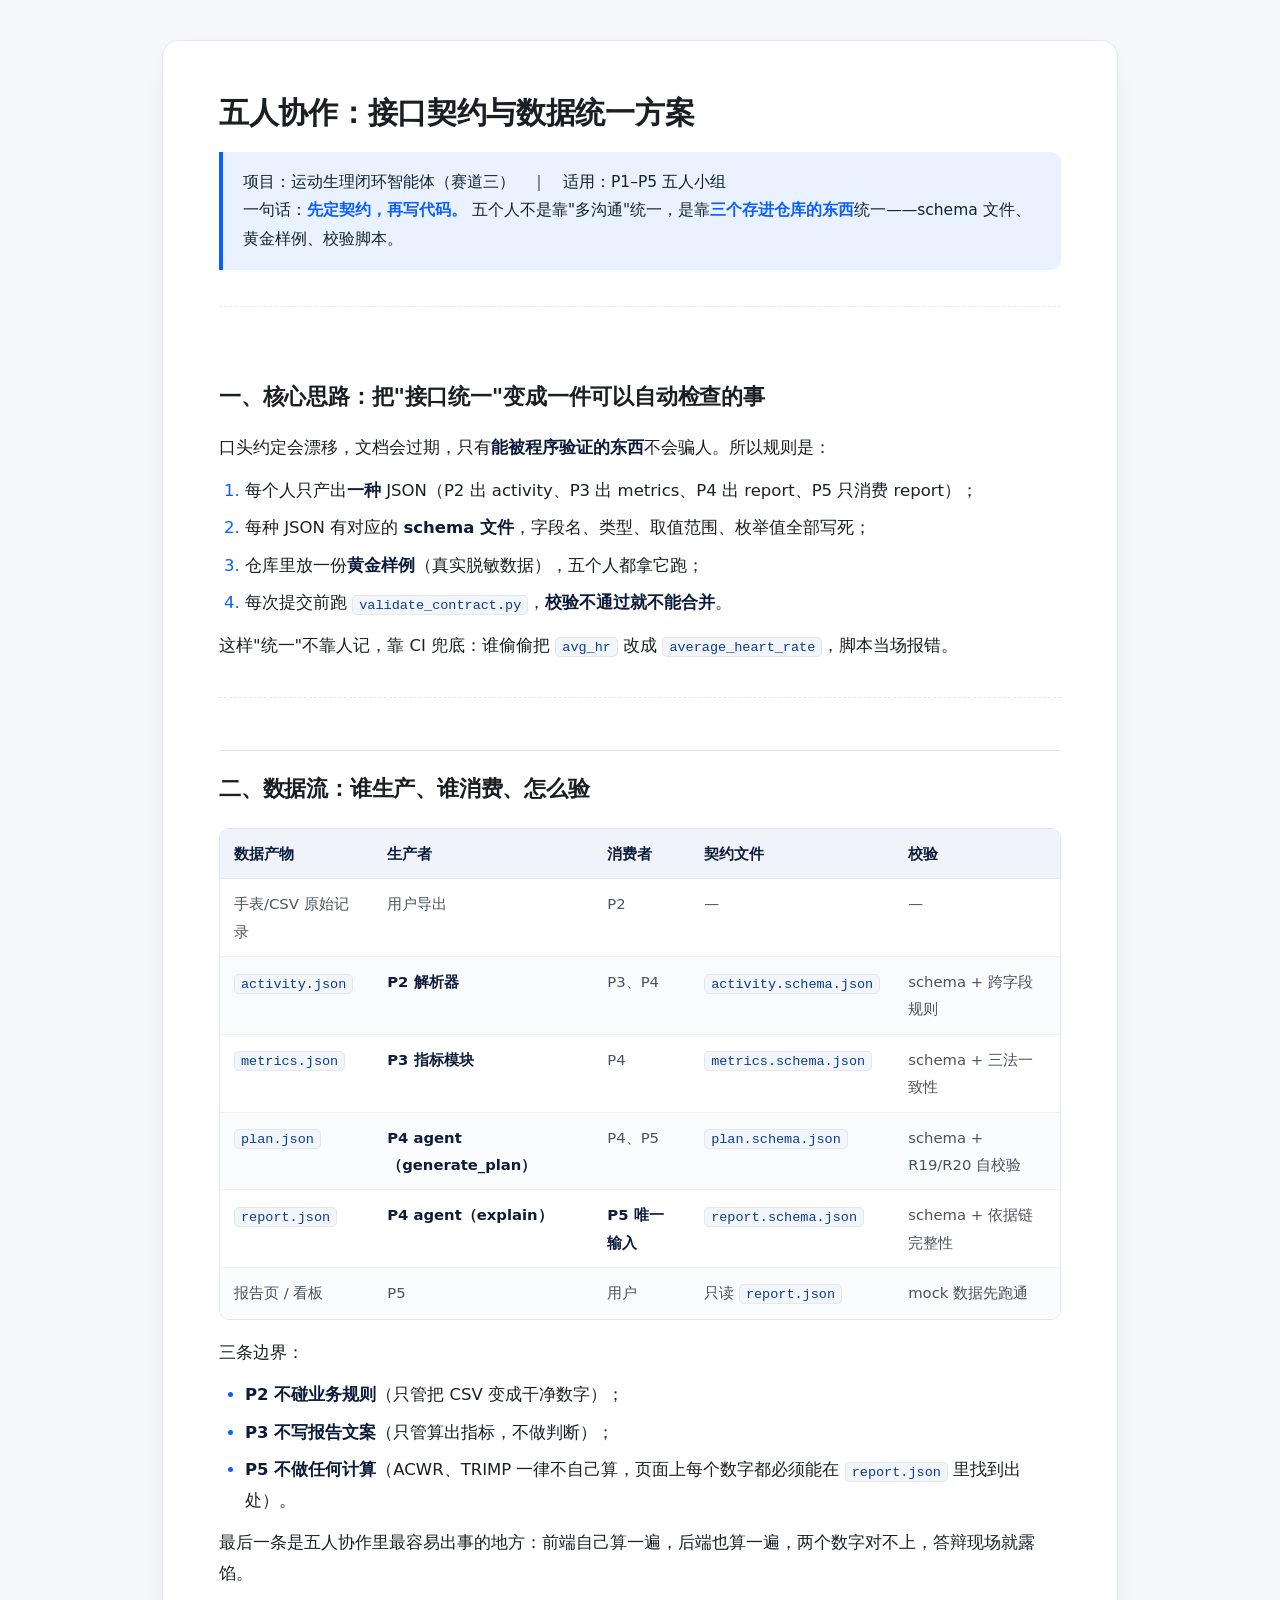
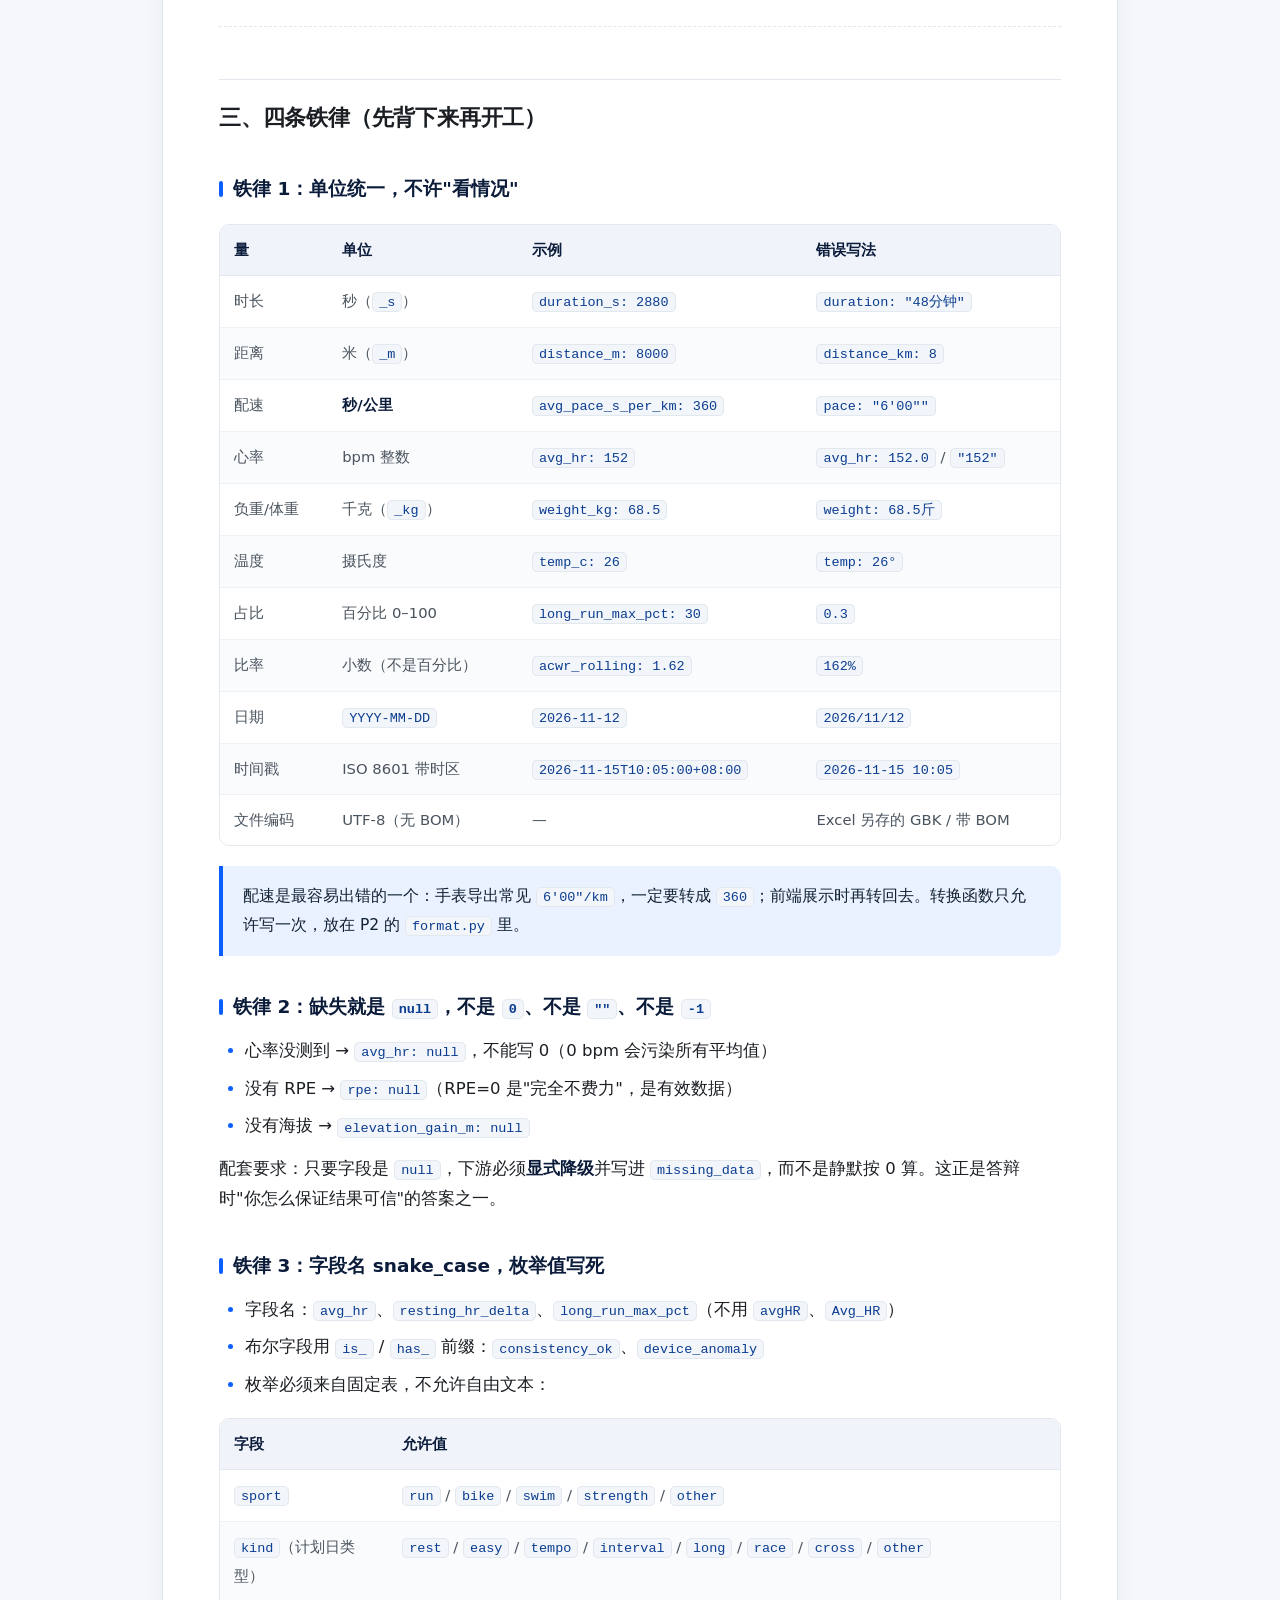
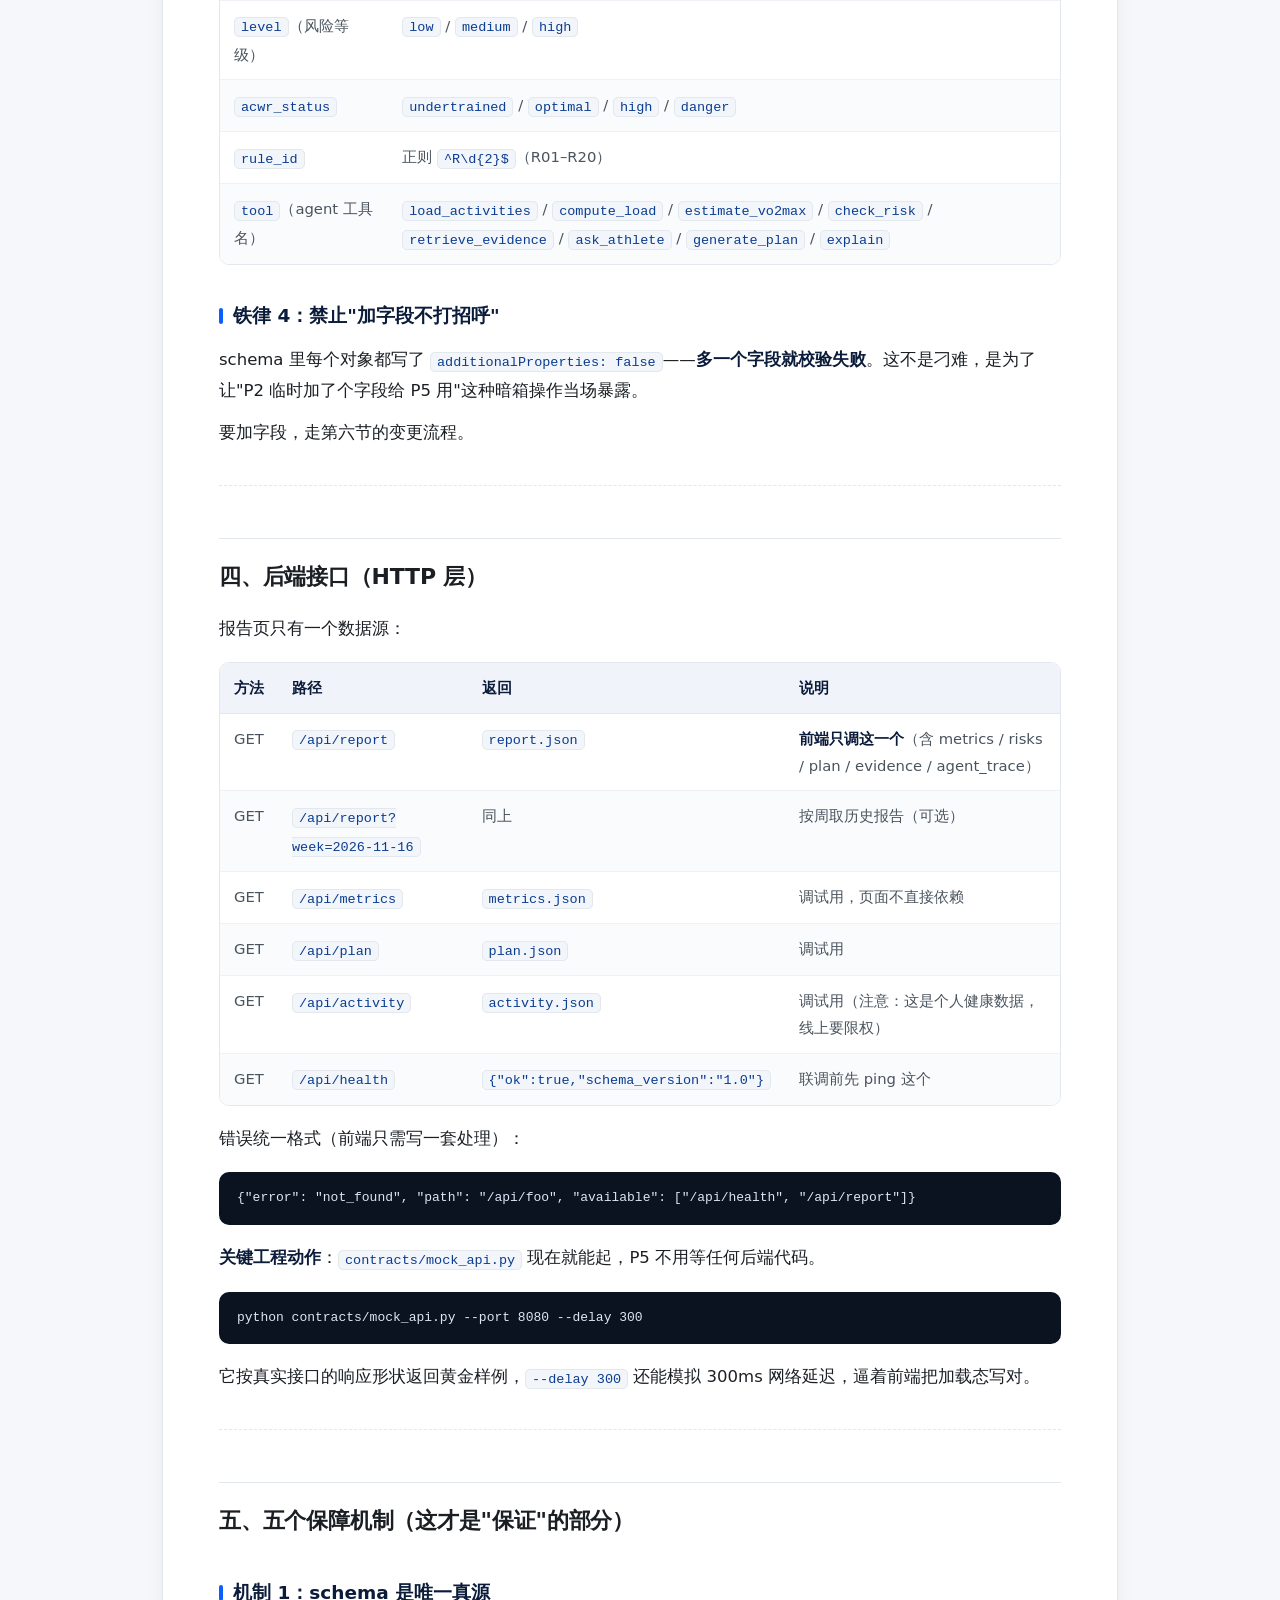
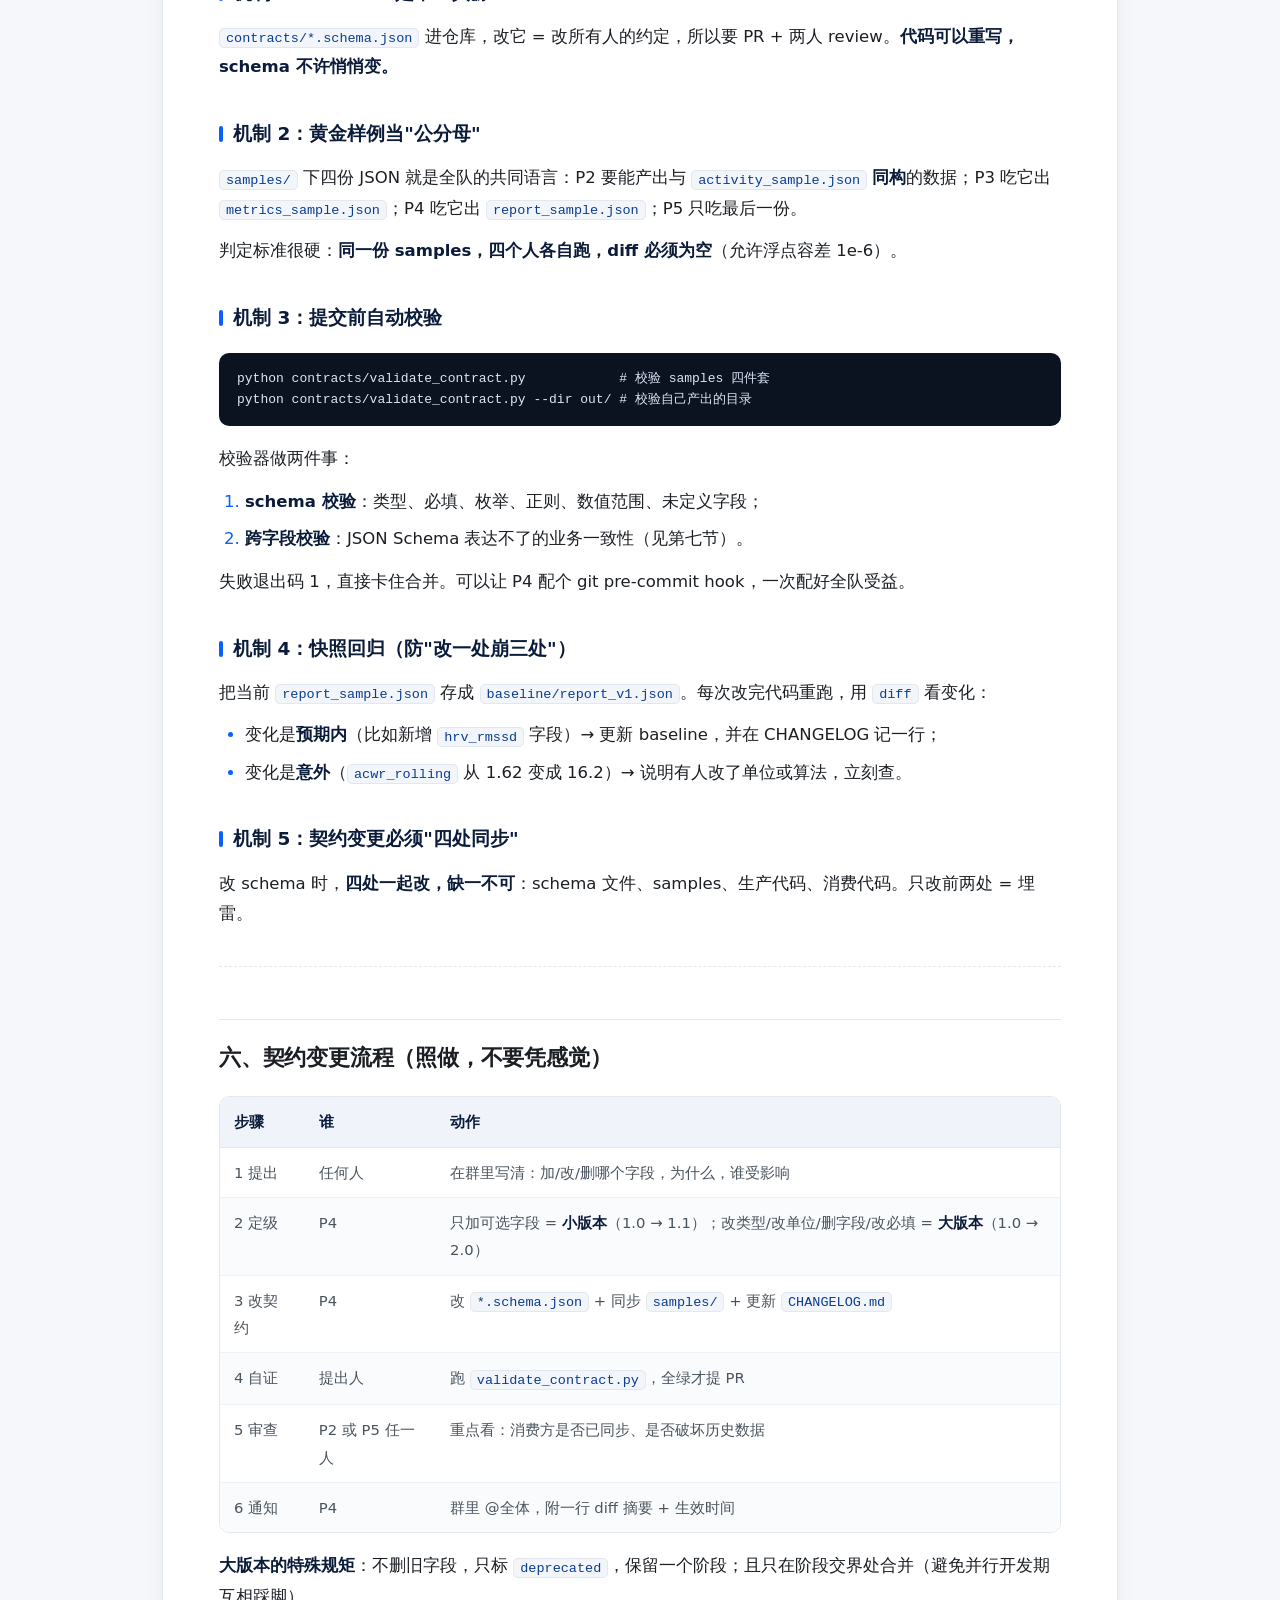
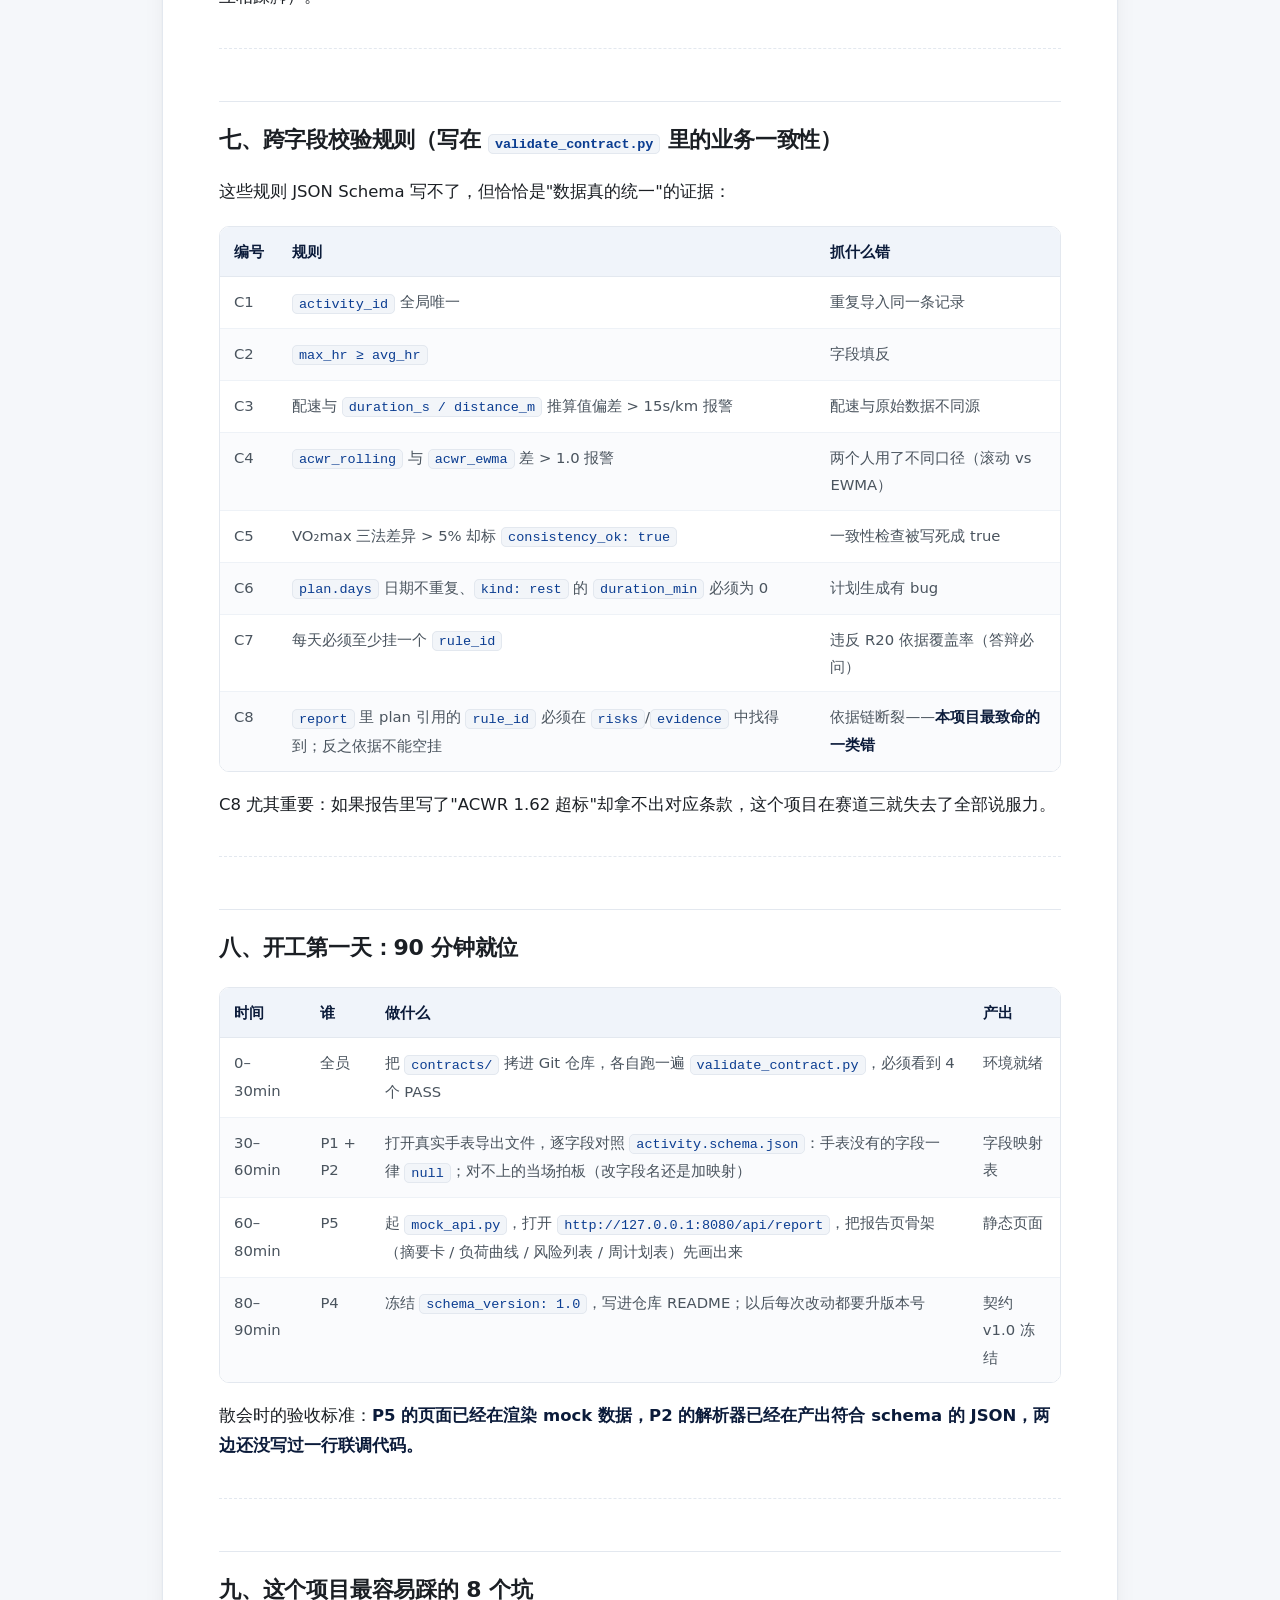
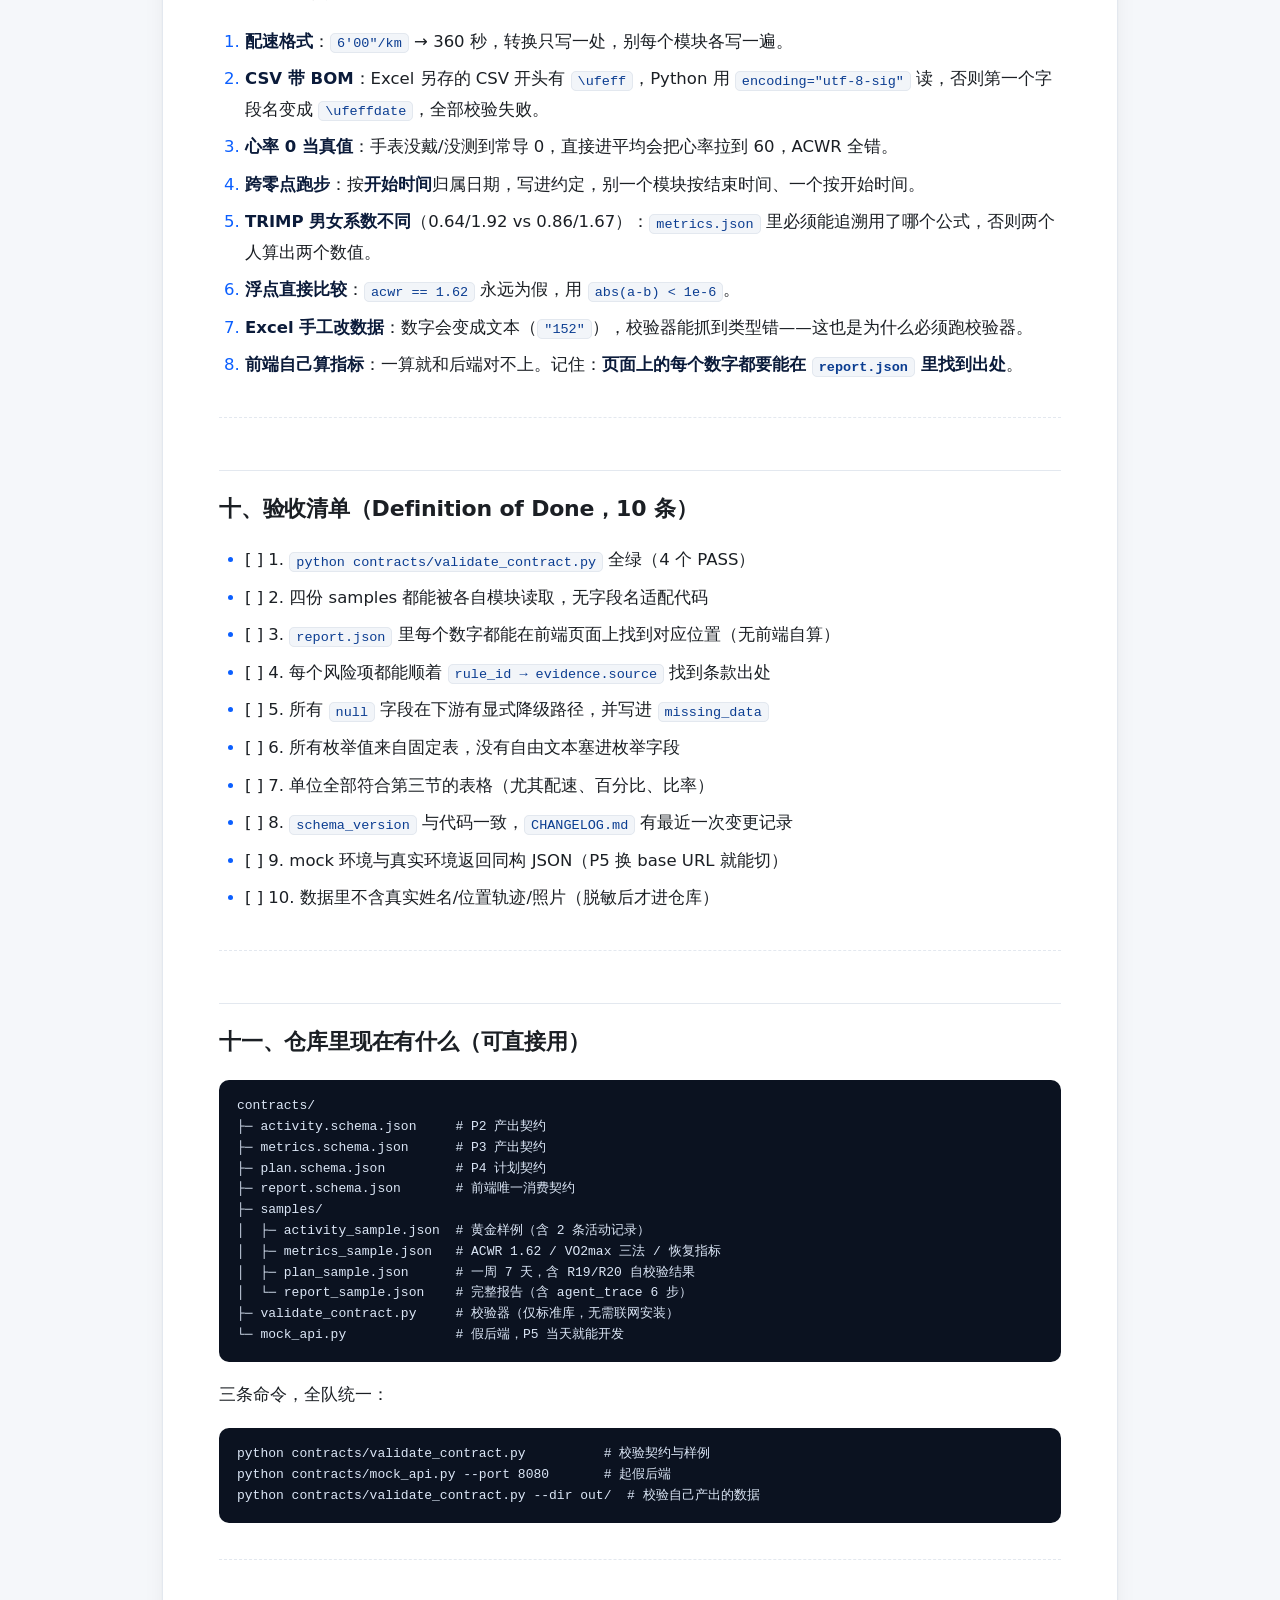
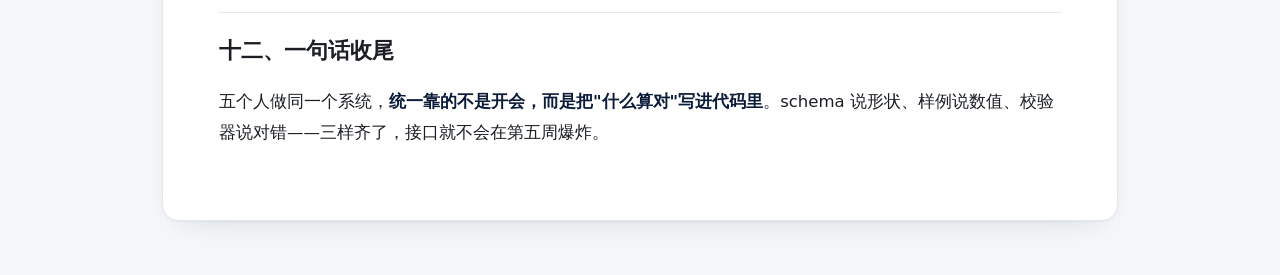
<file: 接口契约与数据统一方案.html>
<!DOCTYPE html>
<html lang="zh-CN">
<head>
<meta charset="utf-8">
<meta name="viewport" content="width=device-width, initial-scale=1">
<title>五人协作：接口契约与数据统一方案</title>
<style>
:root{
  --ink:#1b1f24; --ink-soft:#4a545e; --line:#e3e8ef; --bg:#f5f7fa;
  --accent:#0b5fff; --accent-soft:#eaf1ff; --warn:#b45309; --ok:#0a7a45;
}
*{box-sizing:border-box}
body{
  margin:0; background:var(--bg); color:var(--ink);
  font-family:"Microsoft YaHei","PingFang SC","Hiragino Sans GB","Segoe UI",system-ui,sans-serif;
  font-size:16.5px; line-height:1.85; -webkit-font-smoothing:antialiased;
}
.wrap{max-width:1000px;margin:0 auto;padding:40px 22px 90px}
.card{background:#fff;border:1px solid var(--line);border-radius:16px;
  box-shadow:0 1px 2px rgba(16,24,40,.04),0 12px 32px -18px rgba(16,24,40,.18);
  padding:52px 56px 60px}
h1{font-size:30px;line-height:1.35;margin:0 0 6px;letter-spacing:-.3px}
h1+blockquote{margin-top:18px}
h2{font-size:22px;margin:52px 0 16px;padding-top:18px;border-top:1px solid var(--line);letter-spacing:-.2px}
h2:first-of-type{border-top:0}
h3{font-size:18.5px;margin:34px 0 12px;color:#0b1b3a}
h3::before{content:"";display:inline-block;width:4px;height:16px;background:var(--accent);
  border-radius:2px;margin-right:10px;vertical-align:-2px}
p{margin:12px 0}
strong{color:#0b1b3a}
a{color:var(--accent);text-decoration:none;border-bottom:1px solid #bcd0ff}
ul,ol{margin:12px 0;padding-left:26px}
li{margin:7px 0}
li::marker{color:var(--accent)}
hr{border:0;border-top:1px dashed var(--line);margin:36px 0}
blockquote{margin:20px 0;padding:16px 20px;background:var(--accent-soft);
  border-left:4px solid var(--accent);border-radius:0 10px 10px 0;color:#123;font-size:15.5px}
blockquote strong{color:var(--accent)}
code{background:#f2f5f9;border:1px solid var(--line);border-radius:5px;
  padding:1.5px 6px;font-family:"Cascadia Mono",Consolas,monospace;font-size:13.5px;color:#0b3d91}
pre.code{overflow-x:auto;margin:18px 0;padding:16px 18px;background:#0b1220;color:#dbe6f6;
  border-radius:10px;font-family:"Cascadia Mono",Consolas,"Courier New",monospace;
  font-size:13px;line-height:1.6;white-space:pre}
pre.code code{background:none;border:0;padding:0;color:inherit;font-size:inherit}
.table-wrap{overflow-x:auto;margin:18px 0;border:1px solid var(--line);border-radius:10px}
table{border-collapse:collapse;width:100%;font-size:14.8px;background:#fff}
thead th{background:#f0f4fa;text-align:left;font-weight:700;color:#0b1b3a;
  padding:11px 14px;border-bottom:1px solid var(--line);white-space:nowrap}
tbody td{padding:11px 14px;border-bottom:1px solid #eef2f7;vertical-align:top;color:var(--ink-soft)}
tbody tr:last-child td{border-bottom:0}
tbody tr:nth-child(even){background:#fafbfd}
tbody tr:hover{background:#f3f7ff}
@media (max-width:720px){
  .card{padding:28px 20px 36px;border-radius:12px}
  .wrap{padding:16px 10px 60px}
  h1{font-size:24px} h2{font-size:19px} body{font-size:15.5px}
}
</style>
</head>
<body>
<div class="wrap"><article class="card">
<h1 id="五人协作-接口契约与数据统一方案">五人协作：接口契约与数据统一方案</h1>
<blockquote>项目：运动生理闭环智能体（赛道三）　｜　适用：P1–P5 五人小组<br>一句话：<strong>先定契约，再写代码。</strong> 五个人不是靠"多沟通"统一，是靠<strong>三个存进仓库的东西</strong>统一——schema 文件、黄金样例、校验脚本。</blockquote>
<hr>
<h2 id="一-核心思路-把-接口统一-变成一件可以自动检查的事">一、核心思路：把"接口统一"变成一件可以自动检查的事</h2>
<p>口头约定会漂移，文档会过期，只有<strong>能被程序验证的东西</strong>不会骗人。所以规则是：</p>
<ol>
<li>每个人只产出<strong>一种</strong> JSON（P2 出 activity、P3 出 metrics、P4 出 report、P5 只消费 report）；</li>
<li>每种 JSON 有对应的 <strong>schema 文件</strong>，字段名、类型、取值范围、枚举值全部写死；</li>
<li>仓库里放一份<strong>黄金样例</strong>（真实脱敏数据），五个人都拿它跑；</li>
<li>每次提交前跑 <code>validate_contract.py</code>，<strong>校验不通过就不能合并</strong>。</li>
</ol>
<p>这样"统一"不靠人记，靠 CI 兜底：谁偷偷把 <code>avg_hr</code> 改成 <code>average_heart_rate</code>，脚本当场报错。</p>
<hr>
<h2 id="二-数据流-谁生产-谁消费-怎么验">二、数据流：谁生产、谁消费、怎么验</h2>
<div class="table-wrap"><table>
<thead><tr><th>数据产物</th><th>生产者</th><th>消费者</th><th>契约文件</th><th>校验</th></tr></thead>
<tbody>
<tr><td>手表/CSV 原始记录</td><td>用户导出</td><td>P2</td><td>—</td><td>—</td></tr>
<tr><td><code>activity.json</code></td><td><strong>P2 解析器</strong></td><td>P3、P4</td><td><code>activity.schema.json</code></td><td>schema + 跨字段规则</td></tr>
<tr><td><code>metrics.json</code></td><td><strong>P3 指标模块</strong></td><td>P4</td><td><code>metrics.schema.json</code></td><td>schema + 三法一致性</td></tr>
<tr><td><code>plan.json</code></td><td><strong>P4 agent（generate_plan）</strong></td><td>P4、P5</td><td><code>plan.schema.json</code></td><td>schema + R19/R20 自校验</td></tr>
<tr><td><code>report.json</code></td><td><strong>P4 agent（explain）</strong></td><td><strong>P5 唯一输入</strong></td><td><code>report.schema.json</code></td><td>schema + 依据链完整性</td></tr>
<tr><td>报告页 / 看板</td><td>P5</td><td>用户</td><td>只读 <code>report.json</code></td><td>mock 数据先跑通</td></tr>
</tbody></table></div>
<p>三条边界：</p>
<ul>
<li><strong>P2 不碰业务规则</strong>（只管把 CSV 变成干净数字）；</li>
<li><strong>P3 不写报告文案</strong>（只管算出指标，不做判断）；</li>
<li><strong>P5 不做任何计算</strong>（ACWR、TRIMP 一律不自己算，页面上每个数字都必须能在 <code>report.json</code> 里找到出处）。</li>
</ul>
<p>最后一条是五人协作里最容易出事的地方：前端自己算一遍，后端也算一遍，两个数字对不上，答辩现场就露馅。</p>
<hr>
<h2 id="三-四条铁律-先背下来再开工">三、四条铁律（先背下来再开工）</h2>
<h3 id="铁律-1-单位统一-不许-看情况">铁律 1：单位统一，不许"看情况"</h3>
<div class="table-wrap"><table>
<thead><tr><th>量</th><th>单位</th><th>示例</th><th>错误写法</th></tr></thead>
<tbody>
<tr><td>时长</td><td>秒（<code>_s</code>）</td><td><code>duration_s: 2880</code></td><td><code>duration: "48分钟"</code></td></tr>
<tr><td>距离</td><td>米（<code>_m</code>）</td><td><code>distance_m: 8000</code></td><td><code>distance_km: 8</code></td></tr>
<tr><td>配速</td><td><strong>秒/公里</strong></td><td><code>avg_pace_s_per_km: 360</code></td><td><code>pace: "6'00""</code></td></tr>
<tr><td>心率</td><td>bpm 整数</td><td><code>avg_hr: 152</code></td><td><code>avg_hr: 152.0</code> / <code>"152"</code></td></tr>
<tr><td>负重/体重</td><td>千克（<code>_kg</code>）</td><td><code>weight_kg: 68.5</code></td><td><code>weight: 68.5斤</code></td></tr>
<tr><td>温度</td><td>摄氏度</td><td><code>temp_c: 26</code></td><td><code>temp: 26°</code></td></tr>
<tr><td>占比</td><td>百分比 0–100</td><td><code>long_run_max_pct: 30</code></td><td><code>0.3</code></td></tr>
<tr><td>比率</td><td>小数（不是百分比）</td><td><code>acwr_rolling: 1.62</code></td><td><code>162%</code></td></tr>
<tr><td>日期</td><td><code>YYYY-MM-DD</code></td><td><code>2026-11-12</code></td><td><code>2026/11/12</code></td></tr>
<tr><td>时间戳</td><td>ISO 8601 带时区</td><td><code>2026-11-15T10:05:00+08:00</code></td><td><code>2026-11-15 10:05</code></td></tr>
<tr><td>文件编码</td><td>UTF-8（无 BOM）</td><td>—</td><td>Excel 另存的 GBK / 带 BOM</td></tr>
</tbody></table></div>
<blockquote>配速是最容易出错的一个：手表导出常见 <code>6'00"/km</code>，一定要转成 <code>360</code>；前端展示时再转回去。转换函数只允许写一次，放在 P2 的 <code>format.py</code> 里。</blockquote>
<h3 id="铁律-2-缺失就是-null-不是-0-不是-不是-1">铁律 2：缺失就是 <code>null</code>，不是 <code>0</code>、不是 <code>""</code>、不是 <code>-1</code></h3>
<ul>
<li>心率没测到 → <code>avg_hr: null</code>，不能写 0（0 bpm 会污染所有平均值）</li>
<li>没有 RPE → <code>rpe: null</code>（RPE=0 是"完全不费力"，是有效数据）</li>
<li>没有海拔 → <code>elevation_gain_m: null</code></li>
</ul>
<p>配套要求：只要字段是 <code>null</code>，下游必须<strong>显式降级</strong>并写进 <code>missing_data</code>，而不是静默按 0 算。这正是答辩时"你怎么保证结果可信"的答案之一。</p>
<h3 id="铁律-3-字段名-snake_case-枚举值写死">铁律 3：字段名 snake_case，枚举值写死</h3>
<ul>
<li>字段名：<code>avg_hr</code>、<code>resting_hr_delta</code>、<code>long_run_max_pct</code>（不用 <code>avgHR</code>、<code>Avg_HR</code>）</li>
<li>布尔字段用 <code>is_</code> / <code>has_</code> 前缀：<code>consistency_ok</code>、<code>device_anomaly</code></li>
<li>枚举必须来自固定表，不允许自由文本：</li>
</ul>
<div class="table-wrap"><table>
<thead><tr><th>字段</th><th>允许值</th></tr></thead>
<tbody>
<tr><td><code>sport</code></td><td><code>run</code> / <code>bike</code> / <code>swim</code> / <code>strength</code> / <code>other</code></td></tr>
<tr><td><code>kind</code>（计划日类型）</td><td><code>rest</code> / <code>easy</code> / <code>tempo</code> / <code>interval</code> / <code>long</code> / <code>race</code> / <code>cross</code> / <code>other</code></td></tr>
<tr><td><code>level</code>（风险等级）</td><td><code>low</code> / <code>medium</code> / <code>high</code></td></tr>
<tr><td><code>acwr_status</code></td><td><code>undertrained</code> / <code>optimal</code> / <code>high</code> / <code>danger</code></td></tr>
<tr><td><code>rule_id</code></td><td>正则 <code>^R\d{2}$</code>（R01–R20）</td></tr>
<tr><td><code>tool</code>（agent 工具名）</td><td><code>load_activities</code> / <code>compute_load</code> / <code>estimate_vo2max</code> / <code>check_risk</code> / <code>retrieve_evidence</code> / <code>ask_athlete</code> / <code>generate_plan</code> / <code>explain</code></td></tr>
</tbody></table></div>
<h3 id="铁律-4-禁止-加字段不打招呼">铁律 4：禁止"加字段不打招呼"</h3>
<p>schema 里每个对象都写了 <code>additionalProperties: false</code>——<strong>多一个字段就校验失败</strong>。这不是刁难，是为了让"P2 临时加了个字段给 P5 用"这种暗箱操作当场暴露。</p>
<p>要加字段，走第六节的变更流程。</p>
<hr>
<h2 id="四-后端接口-HTTP-层">四、后端接口（HTTP 层）</h2>
<p>报告页只有一个数据源：</p>
<div class="table-wrap"><table>
<thead><tr><th>方法</th><th>路径</th><th>返回</th><th>说明</th></tr></thead>
<tbody>
<tr><td>GET</td><td><code>/api/report</code></td><td><code>report.json</code></td><td><strong>前端只调这一个</strong>（含 metrics / risks / plan / evidence / agent_trace）</td></tr>
<tr><td>GET</td><td><code>/api/report?week=2026-11-16</code></td><td>同上</td><td>按周取历史报告（可选）</td></tr>
<tr><td>GET</td><td><code>/api/metrics</code></td><td><code>metrics.json</code></td><td>调试用，页面不直接依赖</td></tr>
<tr><td>GET</td><td><code>/api/plan</code></td><td><code>plan.json</code></td><td>调试用</td></tr>
<tr><td>GET</td><td><code>/api/activity</code></td><td><code>activity.json</code></td><td>调试用（注意：这是个人健康数据，线上要限权）</td></tr>
<tr><td>GET</td><td><code>/api/health</code></td><td><code>{"ok":true,"schema_version":"1.0"}</code></td><td>联调前先 ping 这个</td></tr>
</tbody></table></div>
<p>错误统一格式（前端只需写一套处理）：</p>
<pre class="code"><code>{"error": "not_found", "path": "/api/foo", "available": ["/api/health", "/api/report"]}</code></pre>
<p><strong>关键工程动作</strong>：<code>contracts/mock_api.py</code> 现在就能起，P5 不用等任何后端代码。</p>
<pre class="code"><code>python contracts/mock_api.py --port 8080 --delay 300</code></pre>
<p>它按真实接口的响应形状返回黄金样例，<code>--delay 300</code> 还能模拟 300ms 网络延迟，逼着前端把加载态写对。</p>
<hr>
<h2 id="五-五个保障机制-这才是-保证-的部分">五、五个保障机制（这才是"保证"的部分）</h2>
<h3 id="机制-1-schema-是唯一真源">机制 1：schema 是唯一真源</h3>
<p><code>contracts/*.schema.json</code> 进仓库，改它 = 改所有人的约定，所以要 PR + 两人 review。<strong>代码可以重写，schema 不许悄悄变。</strong></p>
<h3 id="机制-2-黄金样例当-公分母">机制 2：黄金样例当"公分母"</h3>
<p><code>samples/</code> 下四份 JSON 就是全队的共同语言：P2 要能产出与 <code>activity_sample.json</code> <strong>同构</strong>的数据；P3 吃它出 <code>metrics_sample.json</code>；P4 吃它出 <code>report_sample.json</code>；P5 只吃最后一份。</p>
<p>判定标准很硬：<strong>同一份 samples，四个人各自跑，diff 必须为空</strong>（允许浮点容差 1e-6）。</p>
<h3 id="机制-3-提交前自动校验">机制 3：提交前自动校验</h3>
<pre class="code"><code>python contracts/validate_contract.py            # 校验 samples 四件套
python contracts/validate_contract.py --dir out/ # 校验自己产出的目录</code></pre>
<p>校验器做两件事：</p>
<ol>
<li><strong>schema 校验</strong>：类型、必填、枚举、正则、数值范围、未定义字段；</li>
<li><strong>跨字段校验</strong>：JSON Schema 表达不了的业务一致性（见第七节）。</li>
</ol>
<p>失败退出码 1，直接卡住合并。可以让 P4 配个 git pre-commit hook，一次配好全队受益。</p>
<h3 id="机制-4-快照回归-防-改一处崩三处">机制 4：快照回归（防"改一处崩三处"）</h3>
<p>把当前 <code>report_sample.json</code> 存成 <code>baseline/report_v1.json</code>。每次改完代码重跑，用 <code>diff</code> 看变化：</p>
<ul>
<li>变化是<strong>预期内</strong>（比如新增 <code>hrv_rmssd</code> 字段）→ 更新 baseline，并在 CHANGELOG 记一行；</li>
<li>变化是<strong>意外</strong>（<code>acwr_rolling</code> 从 1.62 变成 16.2）→ 说明有人改了单位或算法，立刻查。</li>
</ul>
<h3 id="机制-5-契约变更必须-四处同步">机制 5：契约变更必须"四处同步"</h3>
<p>改 schema 时，<strong>四处一起改，缺一不可</strong>：schema 文件、samples、生产代码、消费代码。只改前两处 = 埋雷。</p>
<hr>
<h2 id="六-契约变更流程-照做-不要凭感觉">六、契约变更流程（照做，不要凭感觉）</h2>
<div class="table-wrap"><table>
<thead><tr><th>步骤</th><th>谁</th><th>动作</th></tr></thead>
<tbody>
<tr><td>1 提出</td><td>任何人</td><td>在群里写清：加/改/删哪个字段，为什么，谁受影响</td></tr>
<tr><td>2 定级</td><td>P4</td><td>只加可选字段 = <strong>小版本</strong>（1.0 → 1.1）；改类型/改单位/删字段/改必填 = <strong>大版本</strong>（1.0 → 2.0）</td></tr>
<tr><td>3 改契约</td><td>P4</td><td>改 <code>*.schema.json</code> + 同步 <code>samples/</code> + 更新 <code>CHANGELOG.md</code></td></tr>
<tr><td>4 自证</td><td>提出人</td><td>跑 <code>validate_contract.py</code>，全绿才提 PR</td></tr>
<tr><td>5 审查</td><td>P2 或 P5 任一人</td><td>重点看：消费方是否已同步、是否破坏历史数据</td></tr>
<tr><td>6 通知</td><td>P4</td><td>群里 @全体，附一行 diff 摘要 + 生效时间</td></tr>
</tbody></table></div>
<p><strong>大版本的特殊规矩</strong>：不删旧字段，只标 <code>deprecated</code>，保留一个阶段；且只在阶段交界处合并（避免并行开发期互相踩脚）。</p>
<hr>
<h2 id="七-跨字段校验规则-写在-validate_contract-py-里的业务一致性">七、跨字段校验规则（写在 <code>validate_contract.py</code> 里的业务一致性）</h2>
<p>这些规则 JSON Schema 写不了，但恰恰是"数据真的统一"的证据：</p>
<div class="table-wrap"><table>
<thead><tr><th>编号</th><th>规则</th><th>抓什么错</th></tr></thead>
<tbody>
<tr><td>C1</td><td><code>activity_id</code> 全局唯一</td><td>重复导入同一条记录</td></tr>
<tr><td>C2</td><td><code>max_hr ≥ avg_hr</code></td><td>字段填反</td></tr>
<tr><td>C3</td><td>配速与 <code>duration_s / distance_m</code> 推算值偏差 &gt; 15s/km 报警</td><td>配速与原始数据不同源</td></tr>
<tr><td>C4</td><td><code>acwr_rolling</code> 与 <code>acwr_ewma</code> 差 &gt; 1.0 报警</td><td>两个人用了不同口径（滚动 vs EWMA）</td></tr>
<tr><td>C5</td><td>VO₂max 三法差异 &gt; 5% 却标 <code>consistency_ok: true</code></td><td>一致性检查被写死成 true</td></tr>
<tr><td>C6</td><td><code>plan.days</code> 日期不重复、<code>kind: rest</code> 的 <code>duration_min</code> 必须为 0</td><td>计划生成有 bug</td></tr>
<tr><td>C7</td><td>每天必须至少挂一个 <code>rule_id</code></td><td>违反 R20 依据覆盖率（答辩必问）</td></tr>
<tr><td>C8</td><td><code>report</code> 里 plan 引用的 <code>rule_id</code> 必须在 <code>risks</code>/<code>evidence</code> 中找得到；反之依据不能空挂</td><td>依据链断裂——<strong>本项目最致命的一类错</strong></td></tr>
</tbody></table></div>
<p>C8 尤其重要：如果报告里写了"ACWR 1.62 超标"却拿不出对应条款，这个项目在赛道三就失去了全部说服力。</p>
<hr>
<h2 id="八-开工第一天-90-分钟就位">八、开工第一天：90 分钟就位</h2>
<div class="table-wrap"><table>
<thead><tr><th>时间</th><th>谁</th><th>做什么</th><th>产出</th></tr></thead>
<tbody>
<tr><td>0–30min</td><td>全员</td><td>把 <code>contracts/</code> 拷进 Git 仓库，各自跑一遍 <code>validate_contract.py</code>，必须看到 4 个 PASS</td><td>环境就绪</td></tr>
<tr><td>30–60min</td><td>P1 + P2</td><td>打开真实手表导出文件，逐字段对照 <code>activity.schema.json</code>：手表没有的字段一律 <code>null</code>；对不上的当场拍板（改字段名还是加映射）</td><td>字段映射表</td></tr>
<tr><td>60–80min</td><td>P5</td><td>起 <code>mock_api.py</code>，打开 <code>http://127.0.0.1:8080/api/report</code>，把报告页骨架（摘要卡 / 负荷曲线 / 风险列表 / 周计划表）先画出来</td><td>静态页面</td></tr>
<tr><td>80–90min</td><td>P4</td><td>冻结 <code>schema_version: 1.0</code>，写进仓库 README；以后每次改动都要升版本号</td><td>契约 v1.0 冻结</td></tr>
</tbody></table></div>
<p>散会时的验收标准：<strong>P5 的页面已经在渲染 mock 数据，P2 的解析器已经在产出符合 schema 的 JSON，两边还没写过一行联调代码。</strong></p>
<hr>
<h2 id="九-这个项目最容易踩的-8-个坑">九、这个项目最容易踩的 8 个坑</h2>
<ol>
<li><strong>配速格式</strong>：<code>6'00"/km</code> → 360 秒，转换只写一处，别每个模块各写一遍。</li>
<li><strong>CSV 带 BOM</strong>：Excel 另存的 CSV 开头有 <code>\ufeff</code>，Python 用 <code>encoding="utf-8-sig"</code> 读，否则第一个字段名变成 <code>\ufeffdate</code>，全部校验失败。</li>
<li><strong>心率 0 当真值</strong>：手表没戴/没测到常导 0，直接进平均会把心率拉到 60，ACWR 全错。</li>
<li><strong>跨零点跑步</strong>：按<strong>开始时间</strong>归属日期，写进约定，别一个模块按结束时间、一个按开始时间。</li>
<li><strong>TRIMP 男女系数不同</strong>（0.64/1.92 vs 0.86/1.67）：<code>metrics.json</code> 里必须能追溯用了哪个公式，否则两个人算出两个数值。</li>
<li><strong>浮点直接比较</strong>：<code>acwr == 1.62</code> 永远为假，用 <code>abs(a-b) &lt; 1e-6</code>。</li>
<li><strong>Excel 手工改数据</strong>：数字会变成文本（<code>"152"</code>），校验器能抓到类型错——这也是为什么必须跑校验器。</li>
<li><strong>前端自己算指标</strong>：一算就和后端对不上。记住：<strong>页面上的每个数字都要能在 <code>report.json</code> 里找到出处</strong>。</li>
</ol>
<hr>
<h2 id="十-验收清单-Definition-of-Done-10-条">十、验收清单（Definition of Done，10 条）</h2>
<ul>
<li>[ ] 1. <code>python contracts/validate_contract.py</code> 全绿（4 个 PASS）</li>
<li>[ ] 2. 四份 samples 都能被各自模块读取，无字段名适配代码</li>
<li>[ ] 3. <code>report.json</code> 里每个数字都能在前端页面上找到对应位置（无前端自算）</li>
<li>[ ] 4. 每个风险项都能顺着 <code>rule_id → evidence.source</code> 找到条款出处</li>
<li>[ ] 5. 所有 <code>null</code> 字段在下游有显式降级路径，并写进 <code>missing_data</code></li>
<li>[ ] 6. 所有枚举值来自固定表，没有自由文本塞进枚举字段</li>
<li>[ ] 7. 单位全部符合第三节的表格（尤其配速、百分比、比率）</li>
<li>[ ] 8. <code>schema_version</code> 与代码一致，<code>CHANGELOG.md</code> 有最近一次变更记录</li>
<li>[ ] 9. mock 环境与真实环境返回同构 JSON（P5 换 base URL 就能切）</li>
<li>[ ] 10. 数据里不含真实姓名/位置轨迹/照片（脱敏后才进仓库）</li>
</ul>
<hr>
<h2 id="十一-仓库里现在有什么-可直接用">十一、仓库里现在有什么（可直接用）</h2>
<pre class="code"><code>contracts/
├─ activity.schema.json     # P2 产出契约
├─ metrics.schema.json      # P3 产出契约
├─ plan.schema.json         # P4 计划契约
├─ report.schema.json       # 前端唯一消费契约
├─ samples/
│  ├─ activity_sample.json  # 黄金样例（含 2 条活动记录）
│  ├─ metrics_sample.json   # ACWR 1.62 / VO2max 三法 / 恢复指标
│  ├─ plan_sample.json      # 一周 7 天，含 R19/R20 自校验结果
│  └─ report_sample.json    # 完整报告（含 agent_trace 6 步）
├─ validate_contract.py     # 校验器（仅标准库，无需联网安装）
└─ mock_api.py              # 假后端，P5 当天就能开发</code></pre>
<p>三条命令，全队统一：</p>
<pre class="code"><code>python contracts/validate_contract.py          # 校验契约与样例
python contracts/mock_api.py --port 8080       # 起假后端
python contracts/validate_contract.py --dir out/  # 校验自己产出的数据</code></pre>
<hr>
<h2 id="十二-一句话收尾">十二、一句话收尾</h2>
<p>五个人做同一个系统，<strong>统一靠的不是开会，而是把"什么算对"写进代码里</strong>。schema 说形状、样例说数值、校验器说对错——三样齐了，接口就不会在第五周爆炸。</p>
</article></div>
</body>
</html>
</file>
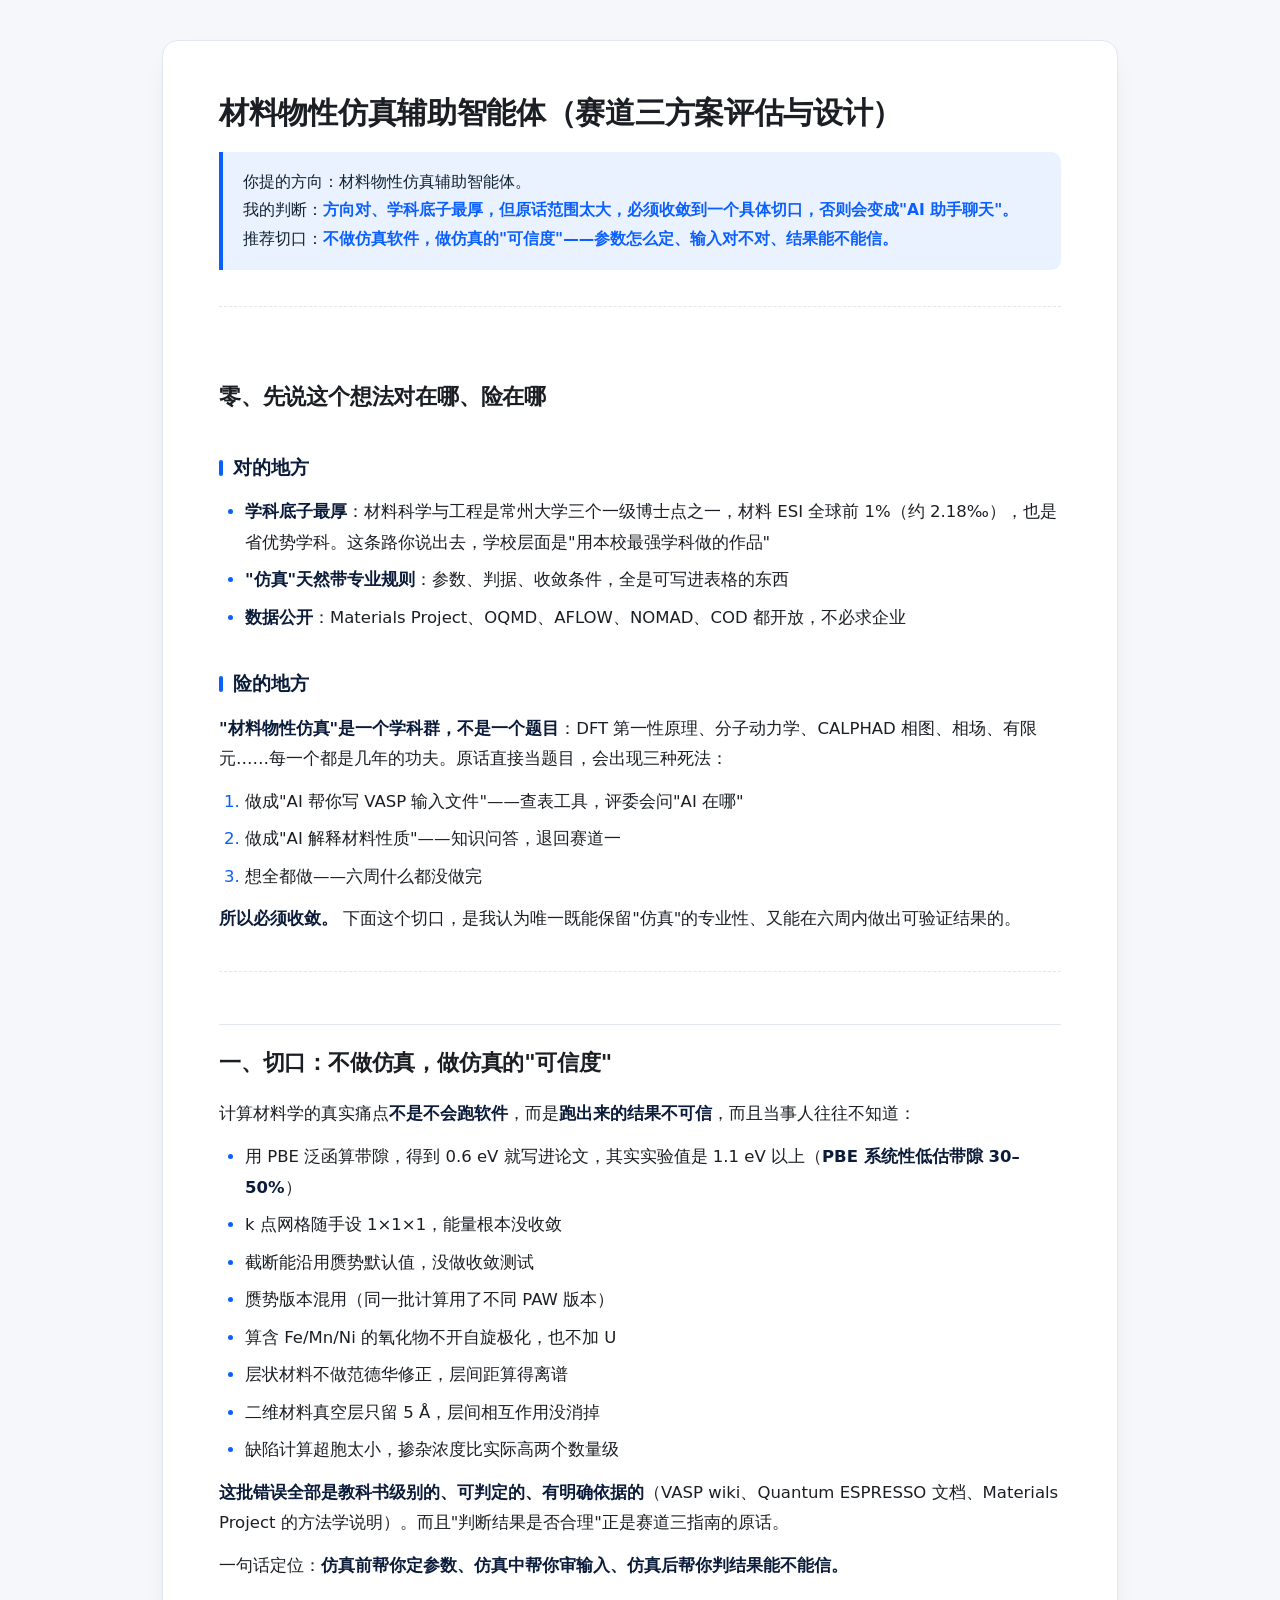
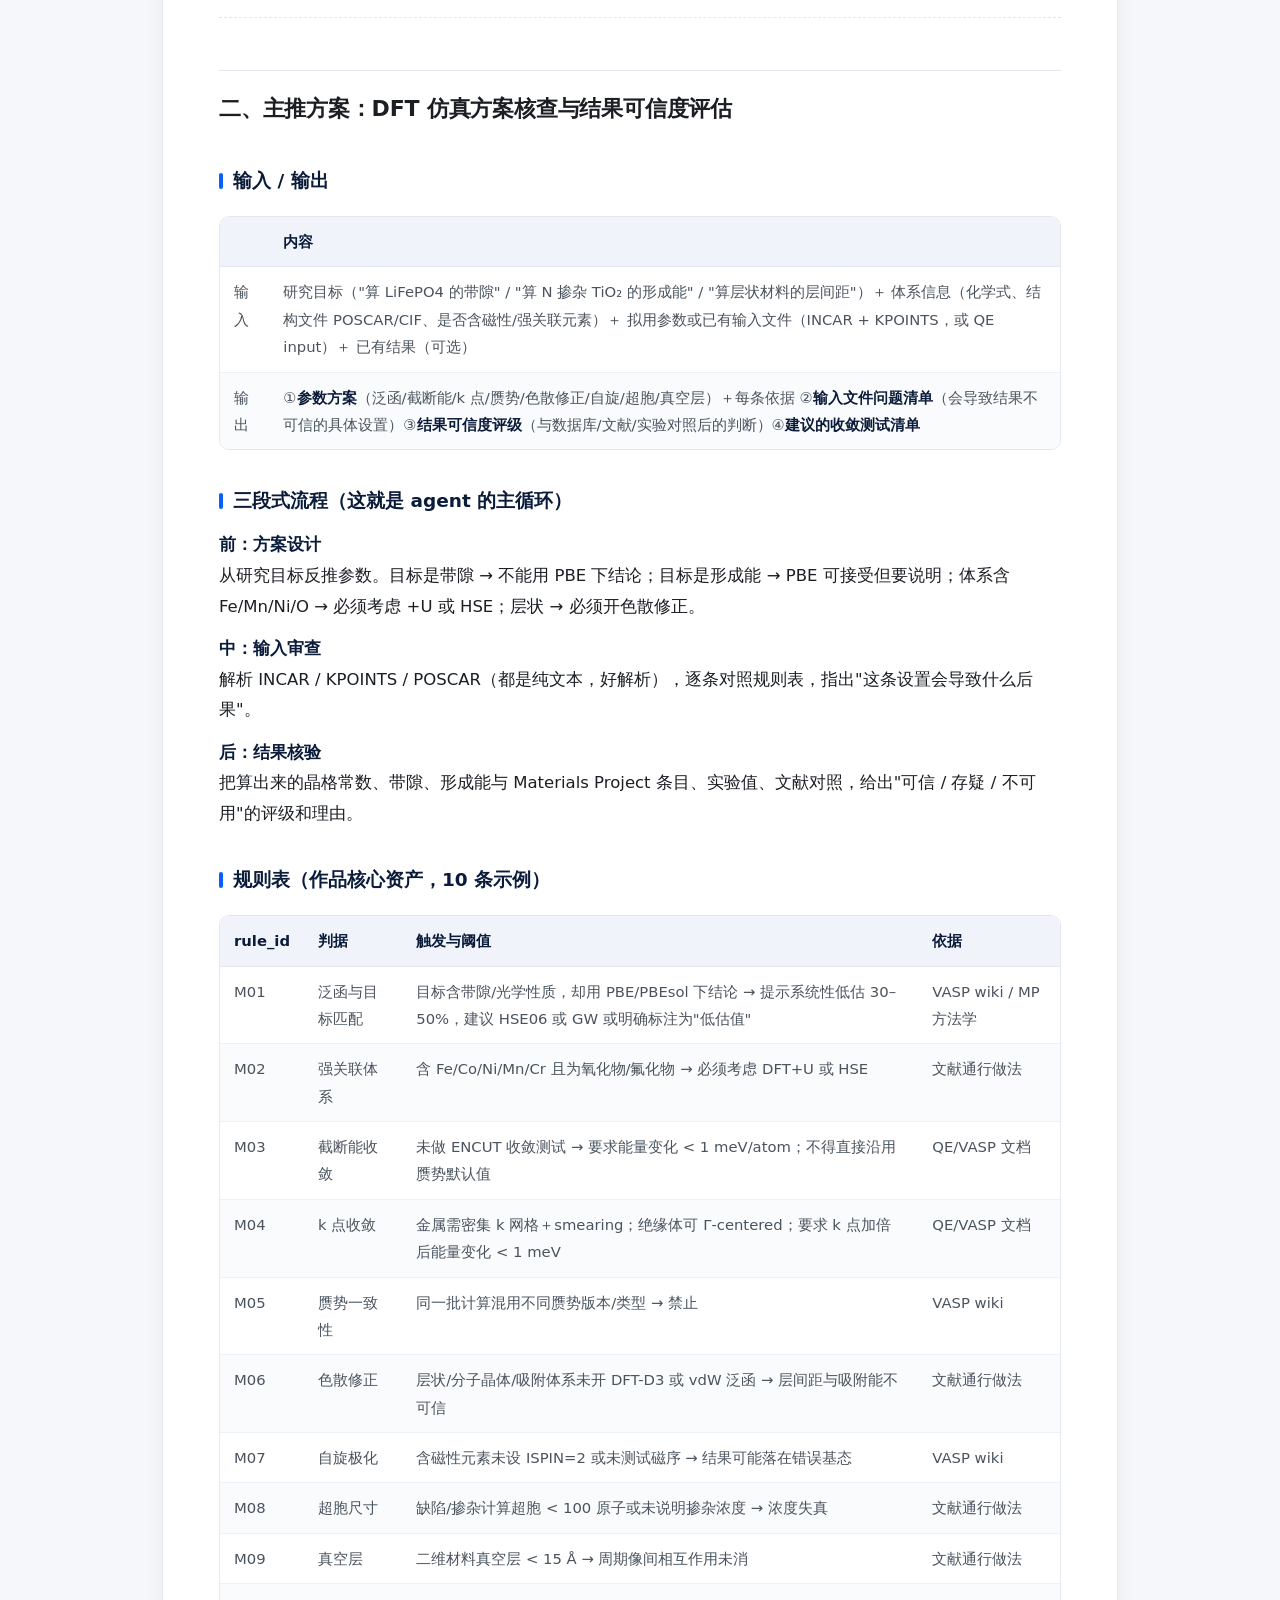
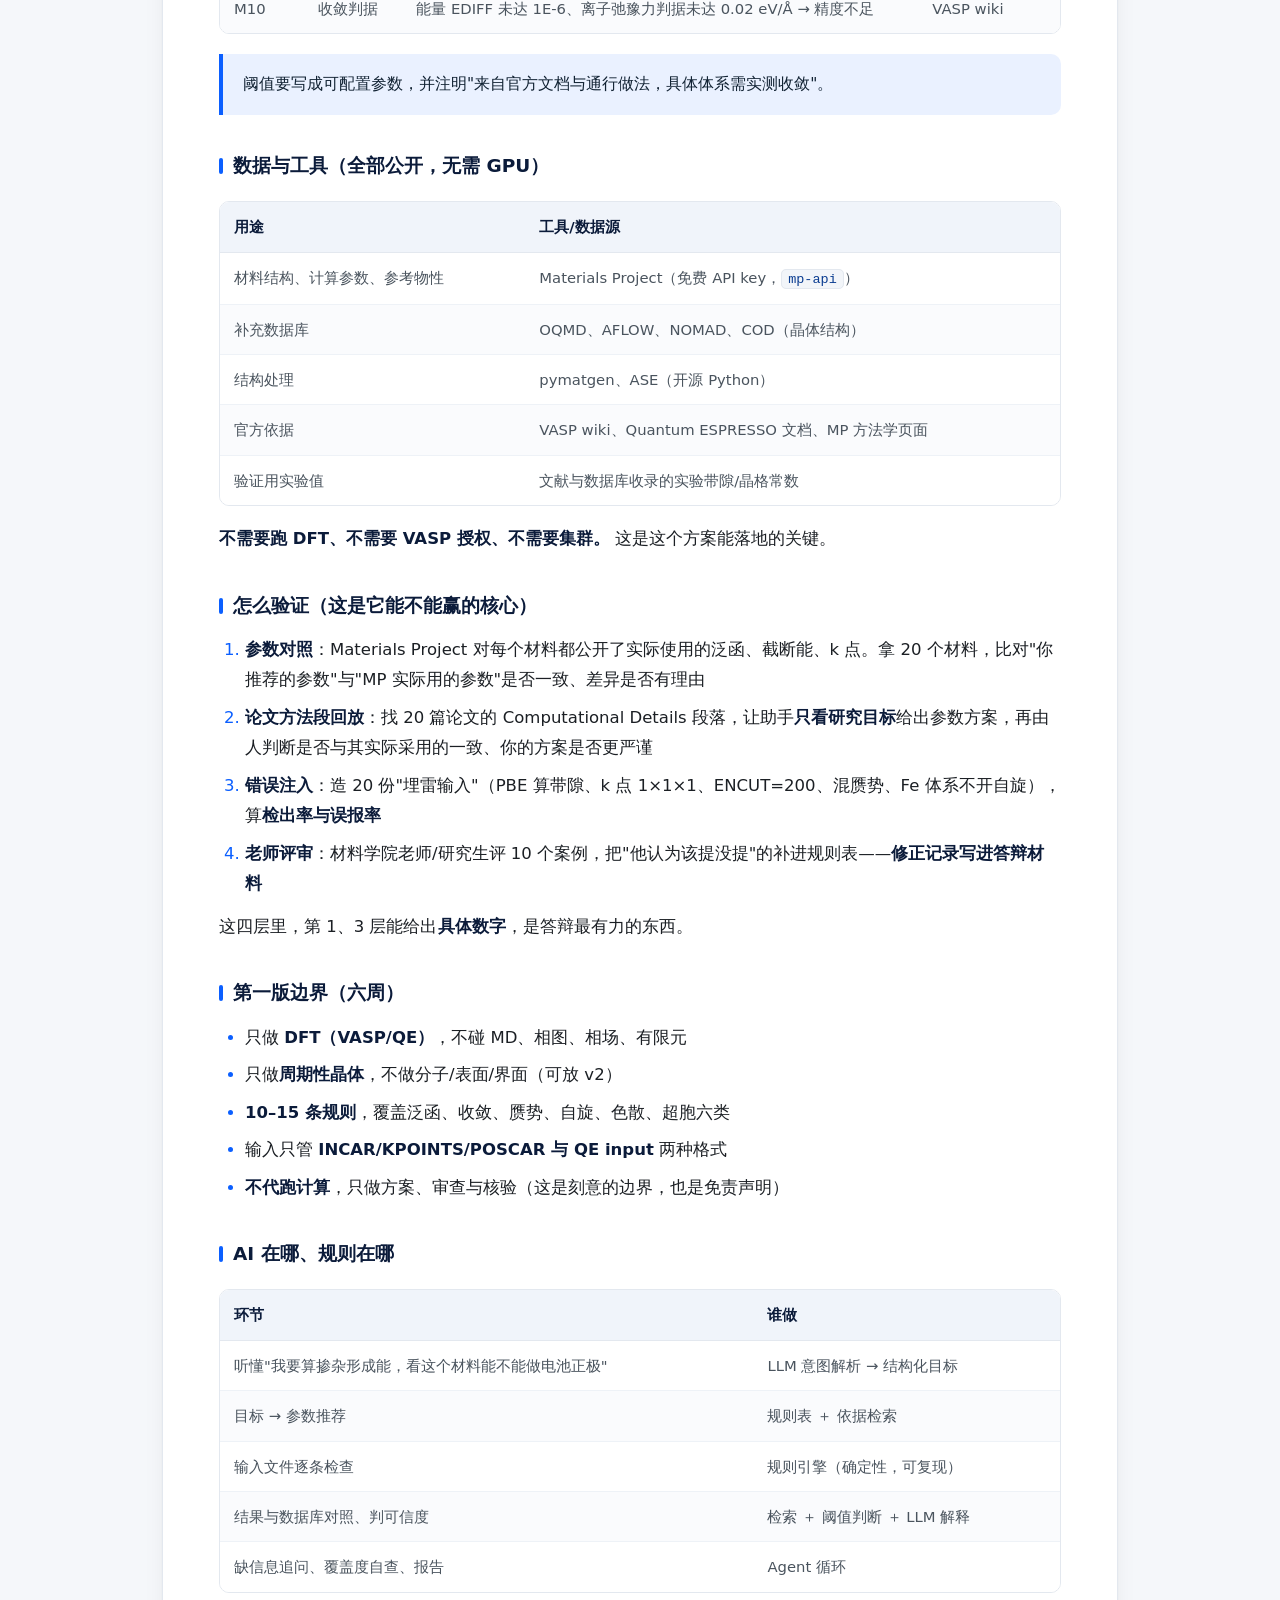
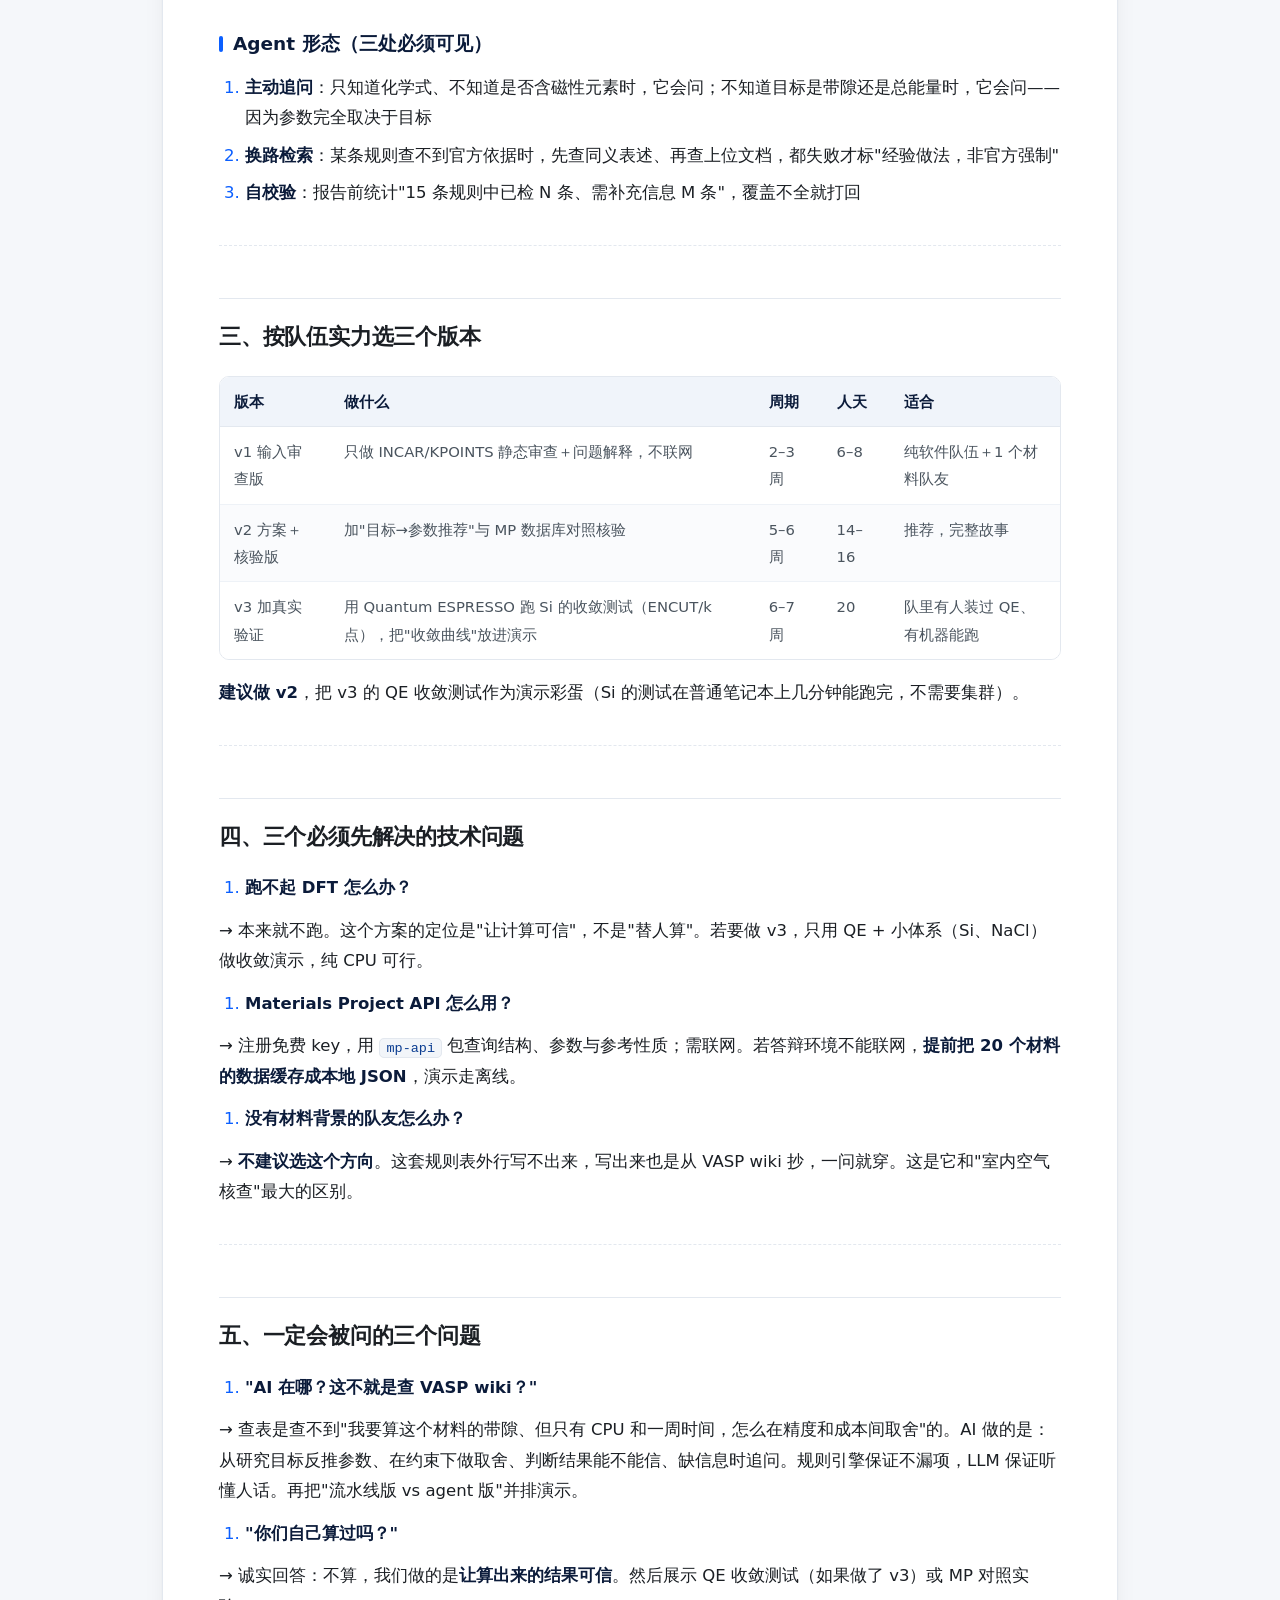
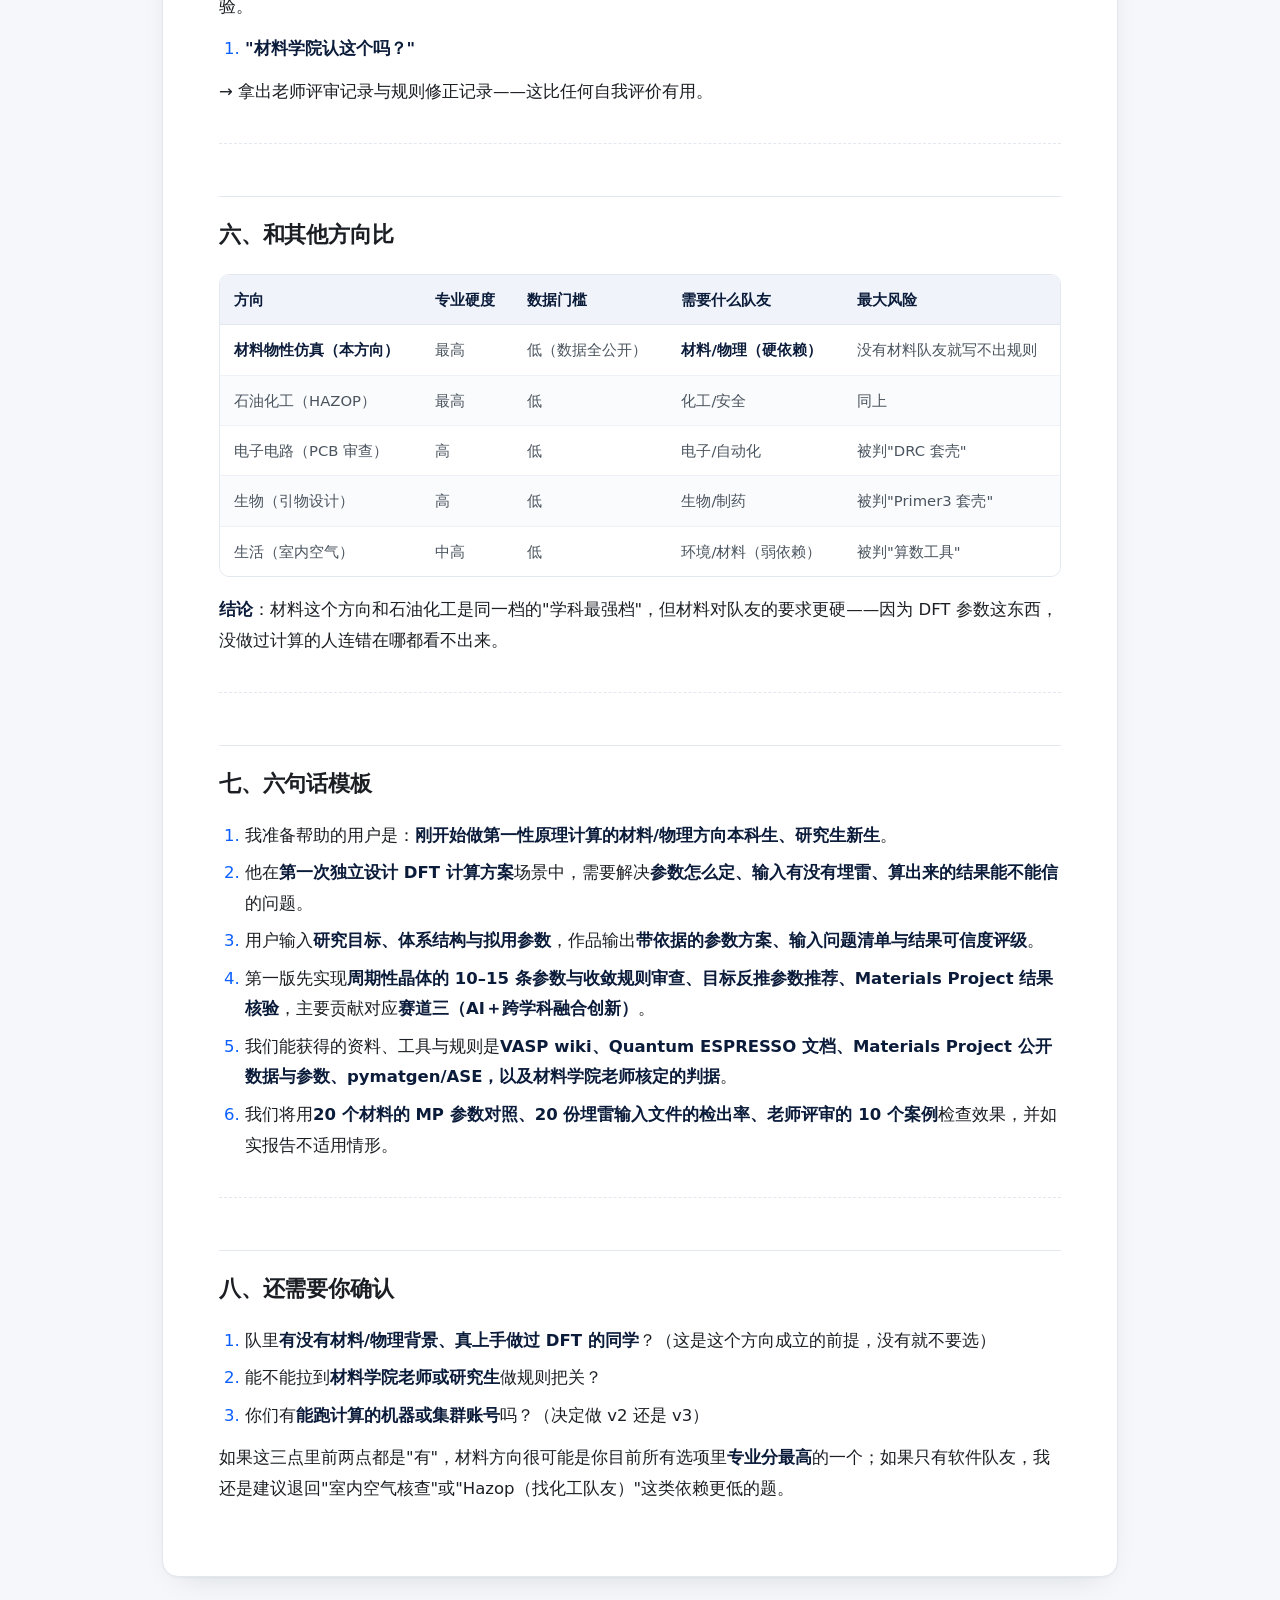
<file: 材料物性仿真辅助智能体.html>
<!DOCTYPE html>
<html lang="zh-CN">
<head>
<meta charset="utf-8">
<meta name="viewport" content="width=device-width, initial-scale=1">
<title>材料物性仿真辅助智能体（赛道三方案评估与设计）</title>
<style>
:root{
  --ink:#1b1f24; --ink-soft:#4a545e; --line:#e3e8ef; --bg:#f5f7fa;
  --accent:#0b5fff; --accent-soft:#eaf1ff; --warn:#b45309; --ok:#0a7a45;
}
*{box-sizing:border-box}
body{
  margin:0; background:var(--bg); color:var(--ink);
  font-family:"Microsoft YaHei","PingFang SC","Hiragino Sans GB","Segoe UI",system-ui,sans-serif;
  font-size:16.5px; line-height:1.85; -webkit-font-smoothing:antialiased;
}
.wrap{max-width:1000px;margin:0 auto;padding:40px 22px 90px}
.card{background:#fff;border:1px solid var(--line);border-radius:16px;
  box-shadow:0 1px 2px rgba(16,24,40,.04),0 12px 32px -18px rgba(16,24,40,.18);
  padding:52px 56px 60px}
h1{font-size:30px;line-height:1.35;margin:0 0 6px;letter-spacing:-.3px}
h1+blockquote{margin-top:18px}
h2{font-size:22px;margin:52px 0 16px;padding-top:18px;border-top:1px solid var(--line);letter-spacing:-.2px}
h2:first-of-type{border-top:0}
h3{font-size:18.5px;margin:34px 0 12px;color:#0b1b3a}
h3::before{content:"";display:inline-block;width:4px;height:16px;background:var(--accent);
  border-radius:2px;margin-right:10px;vertical-align:-2px}
p{margin:12px 0}
strong{color:#0b1b3a}
a{color:var(--accent);text-decoration:none;border-bottom:1px solid #bcd0ff}
ul,ol{margin:12px 0;padding-left:26px}
li{margin:7px 0}
li::marker{color:var(--accent)}
hr{border:0;border-top:1px dashed var(--line);margin:36px 0}
blockquote{margin:20px 0;padding:16px 20px;background:var(--accent-soft);
  border-left:4px solid var(--accent);border-radius:0 10px 10px 0;color:#123;font-size:15.5px}
blockquote strong{color:var(--accent)}
code{background:#f2f5f9;border:1px solid var(--line);border-radius:5px;
  padding:1.5px 6px;font-family:"Cascadia Mono",Consolas,monospace;font-size:13.5px;color:#0b3d91}
.table-wrap{overflow-x:auto;margin:18px 0;border:1px solid var(--line);border-radius:10px}
table{border-collapse:collapse;width:100%;font-size:14.8px;background:#fff}
thead th{background:#f0f4fa;text-align:left;font-weight:700;color:#0b1b3a;
  padding:11px 14px;border-bottom:1px solid var(--line);white-space:nowrap}
tbody td{padding:11px 14px;border-bottom:1px solid #eef2f7;vertical-align:top;color:var(--ink-soft)}
tbody tr:last-child td{border-bottom:0}
tbody tr:nth-child(even){background:#fafbfd}
tbody tr:hover{background:#f3f7ff}
@media (max-width:720px){
  .card{padding:28px 20px 36px;border-radius:12px}
  .wrap{padding:16px 10px 60px}
  h1{font-size:24px} h2{font-size:19px} body{font-size:15.5px}
}
</style>
</head>
<body>
<div class="wrap"><article class="card">
<h1 id="材料物性仿真辅助智能体-赛道三方案评估与设计">材料物性仿真辅助智能体（赛道三方案评估与设计）</h1>
<blockquote>你提的方向：材料物性仿真辅助智能体。<br>我的判断：<strong>方向对、学科底子最厚，但原话范围太大，必须收敛到一个具体切口，否则会变成"AI 助手聊天"。</strong><br>推荐切口：<strong>不做仿真软件，做仿真的"可信度"——参数怎么定、输入对不对、结果能不能信。</strong></blockquote>
<hr>
<h2 id="零-先说这个想法对在哪-险在哪">零、先说这个想法对在哪、险在哪</h2>
<h3 id="对的地方">对的地方</h3>
<ul>
<li><strong>学科底子最厚</strong>：材料科学与工程是常州大学三个一级博士点之一，材料 ESI 全球前 1%（约 2.18‰），也是省优势学科。这条路你说出去，学校层面是"用本校最强学科做的作品"</li>
<li><strong>"仿真"天然带专业规则</strong>：参数、判据、收敛条件，全是可写进表格的东西</li>
<li><strong>数据公开</strong>：Materials Project、OQMD、AFLOW、NOMAD、COD 都开放，不必求企业</li>
</ul>
<h3 id="险的地方">险的地方</h3>
<p><strong>"材料物性仿真"是一个学科群，不是一个题目</strong>：DFT 第一性原理、分子动力学、CALPHAD 相图、相场、有限元……每一个都是几年的功夫。原话直接当题目，会出现三种死法：</p>
<ol>
<li>做成"AI 帮你写 VASP 输入文件"——查表工具，评委会问"AI 在哪"</li>
<li>做成"AI 解释材料性质"——知识问答，退回赛道一</li>
<li>想全都做——六周什么都没做完</li>
</ol>
<p><strong>所以必须收敛。</strong> 下面这个切口，是我认为唯一既能保留"仿真"的专业性、又能在六周内做出可验证结果的。</p>
<hr>
<h2 id="一-切口-不做仿真-做仿真的-可信度">一、切口：不做仿真，做仿真的"可信度"</h2>
<p>计算材料学的真实痛点<strong>不是不会跑软件</strong>，而是<strong>跑出来的结果不可信</strong>，而且当事人往往不知道：</p>
<ul>
<li>用 PBE 泛函算带隙，得到 0.6 eV 就写进论文，其实实验值是 1.1 eV 以上（<strong>PBE 系统性低估带隙 30–50%</strong>）</li>
<li>k 点网格随手设 1×1×1，能量根本没收敛</li>
<li>截断能沿用赝势默认值，没做收敛测试</li>
<li>赝势版本混用（同一批计算用了不同 PAW 版本）</li>
<li>算含 Fe/Mn/Ni 的氧化物不开自旋极化，也不加 U</li>
<li>层状材料不做范德华修正，层间距算得离谱</li>
<li>二维材料真空层只留 5 Å，层间相互作用没消掉</li>
<li>缺陷计算超胞太小，掺杂浓度比实际高两个数量级</li>
</ul>
<p><strong>这批错误全部是教科书级别的、可判定的、有明确依据的</strong>（VASP wiki、Quantum ESPRESSO 文档、Materials Project 的方法学说明）。而且"判断结果是否合理"正是赛道三指南的原话。</p>
<p>一句话定位：<strong>仿真前帮你定参数、仿真中帮你审输入、仿真后帮你判结果能不能信。</strong></p>
<hr>
<h2 id="二-主推方案-DFT-仿真方案核查与结果可信度评估">二、主推方案：DFT 仿真方案核查与结果可信度评估</h2>
<h3 id="输入-输出">输入 / 输出</h3>
<div class="table-wrap"><table>
<thead><tr><th></th><th>内容</th></tr></thead>
<tbody>
<tr><td>输入</td><td>研究目标（"算 LiFePO4 的带隙" / "算 N 掺杂 TiO₂ 的形成能" / "算层状材料的层间距"）＋ 体系信息（化学式、结构文件 POSCAR/CIF、是否含磁性/强关联元素）＋ 拟用参数或已有输入文件（INCAR + KPOINTS，或 QE input）＋ 已有结果（可选）</td></tr>
<tr><td>输出</td><td>①<strong>参数方案</strong>（泛函/截断能/k 点/赝势/色散修正/自旋/超胞/真空层）＋每条依据 ②<strong>输入文件问题清单</strong>（会导致结果不可信的具体设置）③<strong>结果可信度评级</strong>（与数据库/文献/实验对照后的判断）④<strong>建议的收敛测试清单</strong></td></tr>
</tbody></table></div>
<h3 id="三段式流程-这就是-agent-的主循环">三段式流程（这就是 agent 的主循环）</h3>
<p><strong>前：方案设计</strong><br>从研究目标反推参数。目标是带隙 → 不能用 PBE 下结论；目标是形成能 → PBE 可接受但要说明；体系含 Fe/Mn/Ni/O → 必须考虑 +U 或 HSE；层状 → 必须开色散修正。</p>
<p><strong>中：输入审查</strong><br>解析 INCAR / KPOINTS / POSCAR（都是纯文本，好解析），逐条对照规则表，指出"这条设置会导致什么后果"。</p>
<p><strong>后：结果核验</strong><br>把算出来的晶格常数、带隙、形成能与 Materials Project 条目、实验值、文献对照，给出"可信 / 存疑 / 不可用"的评级和理由。</p>
<h3 id="规则表-作品核心资产-10-条示例">规则表（作品核心资产，10 条示例）</h3>
<div class="table-wrap"><table>
<thead><tr><th>rule_id</th><th>判据</th><th>触发与阈值</th><th>依据</th></tr></thead>
<tbody>
<tr><td>M01</td><td>泛函与目标匹配</td><td>目标含带隙/光学性质，却用 PBE/PBEsol 下结论 → 提示系统性低估 30–50%，建议 HSE06 或 GW 或明确标注为"低估值"</td><td>VASP wiki / MP 方法学</td></tr>
<tr><td>M02</td><td>强关联体系</td><td>含 Fe/Co/Ni/Mn/Cr 且为氧化物/氟化物 → 必须考虑 DFT+U 或 HSE</td><td>文献通行做法</td></tr>
<tr><td>M03</td><td>截断能收敛</td><td>未做 ENCUT 收敛测试 → 要求能量变化 &lt; 1 meV/atom；不得直接沿用赝势默认值</td><td>QE/VASP 文档</td></tr>
<tr><td>M04</td><td>k 点收敛</td><td>金属需密集 k 网格＋smearing；绝缘体可 Γ-centered；要求 k 点加倍后能量变化 &lt; 1 meV</td><td>QE/VASP 文档</td></tr>
<tr><td>M05</td><td>赝势一致性</td><td>同一批计算混用不同赝势版本/类型 → 禁止</td><td>VASP wiki</td></tr>
<tr><td>M06</td><td>色散修正</td><td>层状/分子晶体/吸附体系未开 DFT-D3 或 vdW 泛函 → 层间距与吸附能不可信</td><td>文献通行做法</td></tr>
<tr><td>M07</td><td>自旋极化</td><td>含磁性元素未设 ISPIN=2 或未测试磁序 → 结果可能落在错误基态</td><td>VASP wiki</td></tr>
<tr><td>M08</td><td>超胞尺寸</td><td>缺陷/掺杂计算超胞 &lt; 100 原子或未说明掺杂浓度 → 浓度失真</td><td>文献通行做法</td></tr>
<tr><td>M09</td><td>真空层</td><td>二维材料真空层 &lt; 15 Å → 周期像间相互作用未消</td><td>文献通行做法</td></tr>
<tr><td>M10</td><td>收敛判据</td><td>能量 EDIFF 未达 1E-6、离子弛豫力判据未达 0.02 eV/Å → 精度不足</td><td>VASP wiki</td></tr>
</tbody></table></div>
<blockquote>阈值要写成可配置参数，并注明"来自官方文档与通行做法，具体体系需实测收敛"。</blockquote>
<h3 id="数据与工具-全部公开-无需-GPU">数据与工具（全部公开，无需 GPU）</h3>
<div class="table-wrap"><table>
<thead><tr><th>用途</th><th>工具/数据源</th></tr></thead>
<tbody>
<tr><td>材料结构、计算参数、参考物性</td><td>Materials Project（免费 API key，<code>mp-api</code>）</td></tr>
<tr><td>补充数据库</td><td>OQMD、AFLOW、NOMAD、COD（晶体结构）</td></tr>
<tr><td>结构处理</td><td>pymatgen、ASE（开源 Python）</td></tr>
<tr><td>官方依据</td><td>VASP wiki、Quantum ESPRESSO 文档、MP 方法学页面</td></tr>
<tr><td>验证用实验值</td><td>文献与数据库收录的实验带隙/晶格常数</td></tr>
</tbody></table></div>
<p><strong>不需要跑 DFT、不需要 VASP 授权、不需要集群。</strong> 这是这个方案能落地的关键。</p>
<h3 id="怎么验证-这是它能不能赢的核心">怎么验证（这是它能不能赢的核心）</h3>
<ol>
<li><strong>参数对照</strong>：Materials Project 对每个材料都公开了实际使用的泛函、截断能、k 点。拿 20 个材料，比对"你推荐的参数"与"MP 实际用的参数"是否一致、差异是否有理由</li>
<li><strong>论文方法段回放</strong>：找 20 篇论文的 Computational Details 段落，让助手<strong>只看研究目标</strong>给出参数方案，再由人判断是否与其实际采用的一致、你的方案是否更严谨</li>
<li><strong>错误注入</strong>：造 20 份"埋雷输入"（PBE 算带隙、k 点 1×1×1、ENCUT=200、混赝势、Fe 体系不开自旋），算<strong>检出率与误报率</strong></li>
<li><strong>老师评审</strong>：材料学院老师/研究生评 10 个案例，把"他认为该提没提"的补进规则表——<strong>修正记录写进答辩材料</strong></li>
</ol>
<p>这四层里，第 1、3 层能给出<strong>具体数字</strong>，是答辩最有力的东西。</p>
<h3 id="第一版边界-六周">第一版边界（六周）</h3>
<ul>
<li>只做 <strong>DFT（VASP/QE）</strong>，不碰 MD、相图、相场、有限元</li>
<li>只做<strong>周期性晶体</strong>，不做分子/表面/界面（可放 v2）</li>
<li><strong>10–15 条规则</strong>，覆盖泛函、收敛、赝势、自旋、色散、超胞六类</li>
<li>输入只管 <strong>INCAR/KPOINTS/POSCAR 与 QE input</strong> 两种格式</li>
<li><strong>不代跑计算</strong>，只做方案、审查与核验（这是刻意的边界，也是免责声明）</li>
</ul>
<h3 id="AI-在哪-规则在哪">AI 在哪、规则在哪</h3>
<div class="table-wrap"><table>
<thead><tr><th>环节</th><th>谁做</th></tr></thead>
<tbody>
<tr><td>听懂"我要算掺杂形成能，看这个材料能不能做电池正极"</td><td>LLM 意图解析 → 结构化目标</td></tr>
<tr><td>目标 → 参数推荐</td><td>规则表 ＋ 依据检索</td></tr>
<tr><td>输入文件逐条检查</td><td>规则引擎（确定性，可复现）</td></tr>
<tr><td>结果与数据库对照、判可信度</td><td>检索 ＋ 阈值判断 ＋ LLM 解释</td></tr>
<tr><td>缺信息追问、覆盖度自查、报告</td><td>Agent 循环</td></tr>
</tbody></table></div>
<h3 id="Agent-形态-三处必须可见">Agent 形态（三处必须可见）</h3>
<ol>
<li><strong>主动追问</strong>：只知道化学式、不知道是否含磁性元素时，它会问；不知道目标是带隙还是总能量时，它会问——因为参数完全取决于目标</li>
<li><strong>换路检索</strong>：某条规则查不到官方依据时，先查同义表述、再查上位文档，都失败才标"经验做法，非官方强制"</li>
<li><strong>自校验</strong>：报告前统计"15 条规则中已检 N 条、需补充信息 M 条"，覆盖不全就打回</li>
</ol>
<hr>
<h2 id="三-按队伍实力选三个版本">三、按队伍实力选三个版本</h2>
<div class="table-wrap"><table>
<thead><tr><th>版本</th><th>做什么</th><th>周期</th><th>人天</th><th>适合</th></tr></thead>
<tbody>
<tr><td>v1 输入审查版</td><td>只做 INCAR/KPOINTS 静态审查＋问题解释，不联网</td><td>2–3 周</td><td>6–8</td><td>纯软件队伍＋1 个材料队友</td></tr>
<tr><td>v2 方案＋核验版</td><td>加"目标→参数推荐"与 MP 数据库对照核验</td><td>5–6 周</td><td>14–16</td><td>推荐，完整故事</td></tr>
<tr><td>v3 加真实验证</td><td>用 Quantum ESPRESSO 跑 Si 的收敛测试（ENCUT/k 点），把"收敛曲线"放进演示</td><td>6–7 周</td><td>20</td><td>队里有人装过 QE、有机器能跑</td></tr>
</tbody></table></div>
<p><strong>建议做 v2</strong>，把 v3 的 QE 收敛测试作为演示彩蛋（Si 的测试在普通笔记本上几分钟能跑完，不需要集群）。</p>
<hr>
<h2 id="四-三个必须先解决的技术问题">四、三个必须先解决的技术问题</h2>
<ol>
<li><strong>跑不起 DFT 怎么办？</strong></li>
</ol>
<p>→ 本来就不跑。这个方案的定位是"让计算可信"，不是"替人算"。若要做 v3，只用 QE + 小体系（Si、NaCl）做收敛演示，纯 CPU 可行。</p>
<ol>
<li><strong>Materials Project API 怎么用？</strong></li>
</ol>
<p>→ 注册免费 key，用 <code>mp-api</code> 包查询结构、参数与参考性质；需联网。若答辩环境不能联网，<strong>提前把 20 个材料的数据缓存成本地 JSON</strong>，演示走离线。</p>
<ol>
<li><strong>没有材料背景的队友怎么办？</strong></li>
</ol>
<p>→ <strong>不建议选这个方向</strong>。这套规则表外行写不出来，写出来也是从 VASP wiki 抄，一问就穿。这是它和"室内空气核查"最大的区别。</p>
<hr>
<h2 id="五-一定会被问的三个问题">五、一定会被问的三个问题</h2>
<ol>
<li><strong>"AI 在哪？这不就是查 VASP wiki？"</strong></li>
</ol>
<p>→ 查表是查不到"我要算这个材料的带隙、但只有 CPU 和一周时间，怎么在精度和成本间取舍"的。AI 做的是：从研究目标反推参数、在约束下做取舍、判断结果能不能信、缺信息时追问。规则引擎保证不漏项，LLM 保证听懂人话。再把"流水线版 vs agent 版"并排演示。</p>
<ol>
<li><strong>"你们自己算过吗？"</strong></li>
</ol>
<p>→ 诚实回答：不算，我们做的是<strong>让算出来的结果可信</strong>。然后展示 QE 收敛测试（如果做了 v3）或 MP 对照实验。</p>
<ol>
<li><strong>"材料学院认这个吗？"</strong></li>
</ol>
<p>→ 拿出老师评审记录与规则修正记录——这比任何自我评价有用。</p>
<hr>
<h2 id="六-和其他方向比">六、和其他方向比</h2>
<div class="table-wrap"><table>
<thead><tr><th>方向</th><th>专业硬度</th><th>数据门槛</th><th>需要什么队友</th><th>最大风险</th></tr></thead>
<tbody>
<tr><td><strong>材料物性仿真（本方向）</strong></td><td>最高</td><td>低（数据全公开）</td><td><strong>材料/物理（硬依赖）</strong></td><td>没有材料队友就写不出规则</td></tr>
<tr><td>石油化工（HAZOP）</td><td>最高</td><td>低</td><td>化工/安全</td><td>同上</td></tr>
<tr><td>电子电路（PCB 审查）</td><td>高</td><td>低</td><td>电子/自动化</td><td>被判"DRC 套壳"</td></tr>
<tr><td>生物（引物设计）</td><td>高</td><td>低</td><td>生物/制药</td><td>被判"Primer3 套壳"</td></tr>
<tr><td>生活（室内空气）</td><td>中高</td><td>低</td><td>环境/材料（弱依赖）</td><td>被判"算数工具"</td></tr>
</tbody></table></div>
<p><strong>结论</strong>：材料这个方向和石油化工是同一档的"学科最强档"，但材料对队友的要求更硬——因为 DFT 参数这东西，没做过计算的人连错在哪都看不出来。</p>
<hr>
<h2 id="七-六句话模板">七、六句话模板</h2>
<ol>
<li>我准备帮助的用户是：<strong>刚开始做第一性原理计算的材料/物理方向本科生、研究生新生</strong>。</li>
<li>他在<strong>第一次独立设计 DFT 计算方案</strong>场景中，需要解决<strong>参数怎么定、输入有没有埋雷、算出来的结果能不能信</strong>的问题。</li>
<li>用户输入<strong>研究目标、体系结构与拟用参数</strong>，作品输出<strong>带依据的参数方案、输入问题清单与结果可信度评级</strong>。</li>
<li>第一版先实现<strong>周期性晶体的 10–15 条参数与收敛规则审查、目标反推参数推荐、Materials Project 结果核验</strong>，主要贡献对应<strong>赛道三（AI＋跨学科融合创新）</strong>。</li>
<li>我们能获得的资料、工具与规则是<strong>VASP wiki、Quantum ESPRESSO 文档、Materials Project 公开数据与参数、pymatgen/ASE，以及材料学院老师核定的判据</strong>。</li>
<li>我们将用<strong>20 个材料的 MP 参数对照、20 份埋雷输入文件的检出率、老师评审的 10 个案例</strong>检查效果，并如实报告不适用情形。</li>
</ol>
<hr>
<h2 id="八-还需要你确认">八、还需要你确认</h2>
<ol>
<li>队里<strong>有没有材料/物理背景、真上手做过 DFT 的同学</strong>？（这是这个方向成立的前提，没有就不要选）</li>
<li>能不能拉到<strong>材料学院老师或研究生</strong>做规则把关？</li>
<li>你们有<strong>能跑计算的机器或集群账号</strong>吗？（决定做 v2 还是 v3）</li>
</ol>
<p>如果这三点里前两点都是"有"，材料方向很可能是你目前所有选项里<strong>专业分最高</strong>的一个；如果只有软件队友，我还是建议退回"室内空气核查"或"Hazop（找化工队友）"这类依赖更低的题。</p>
</article></div>
</body>
</html>
</file>
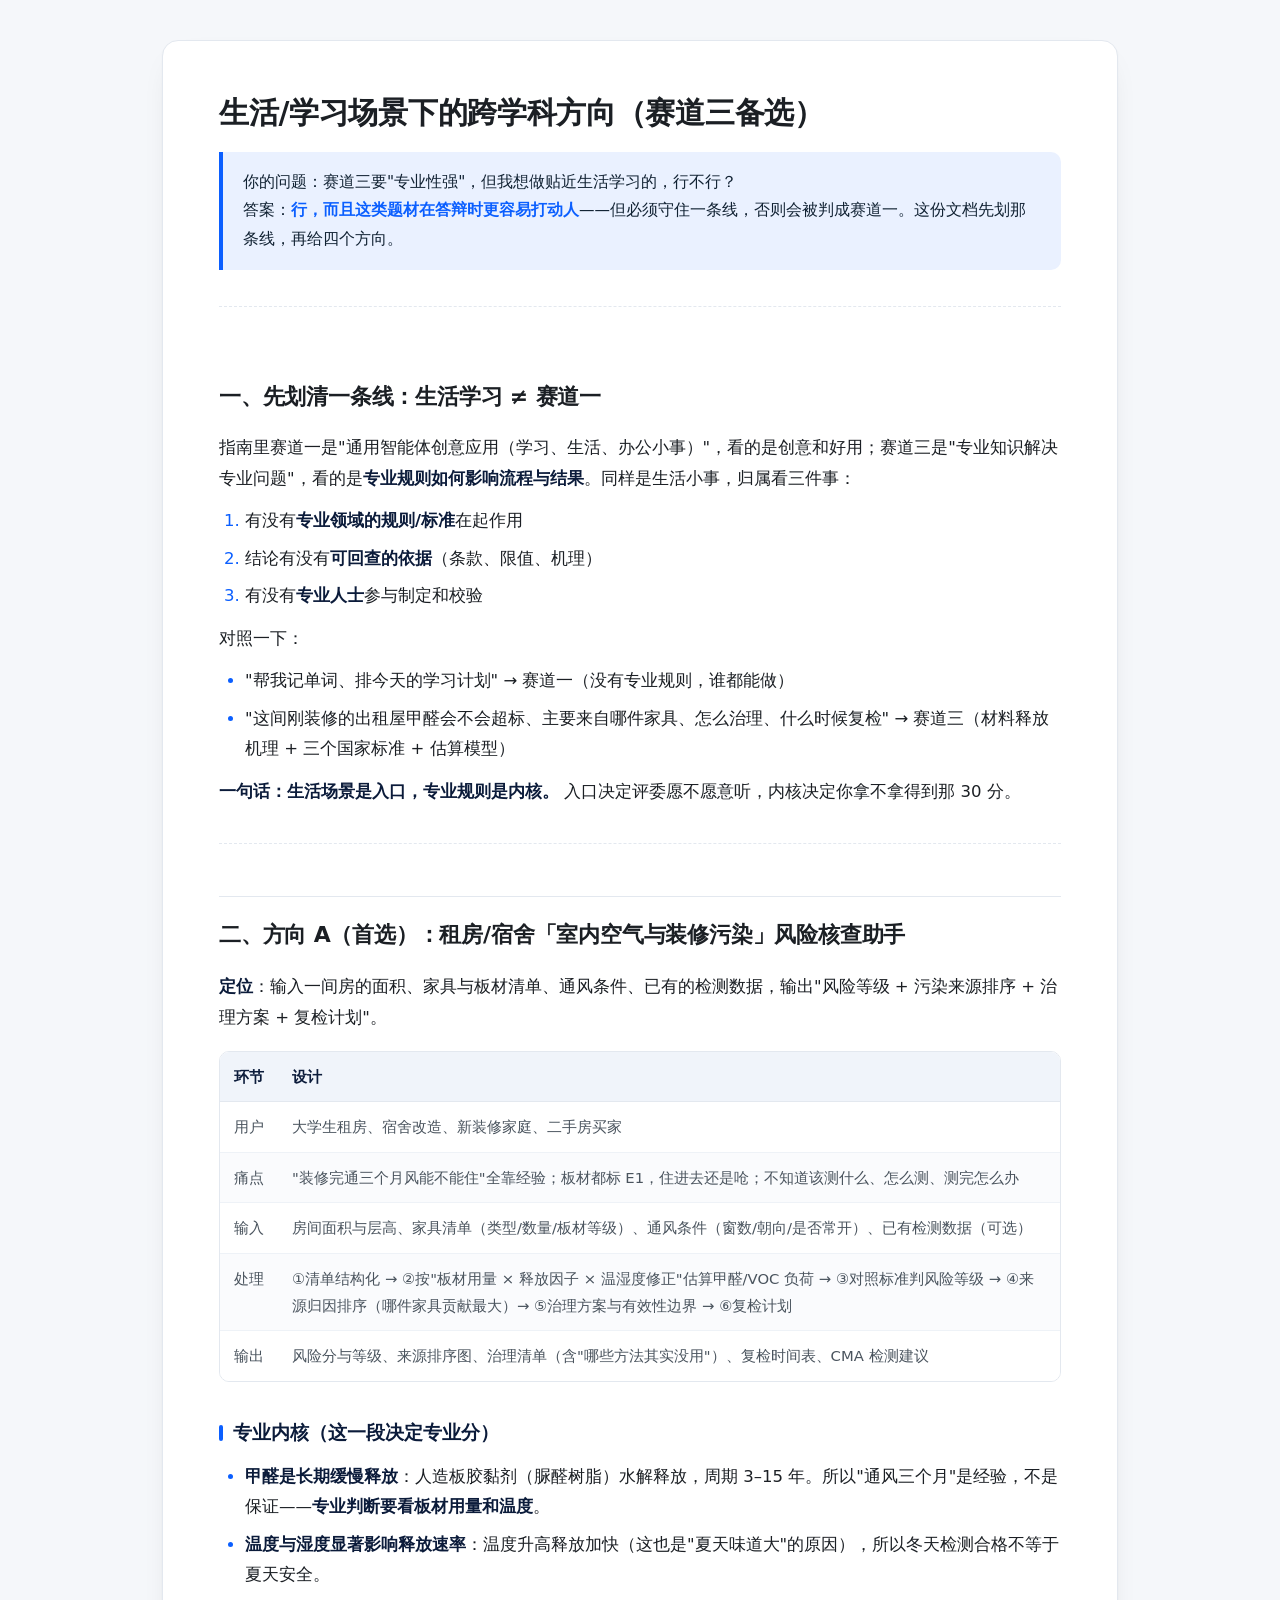
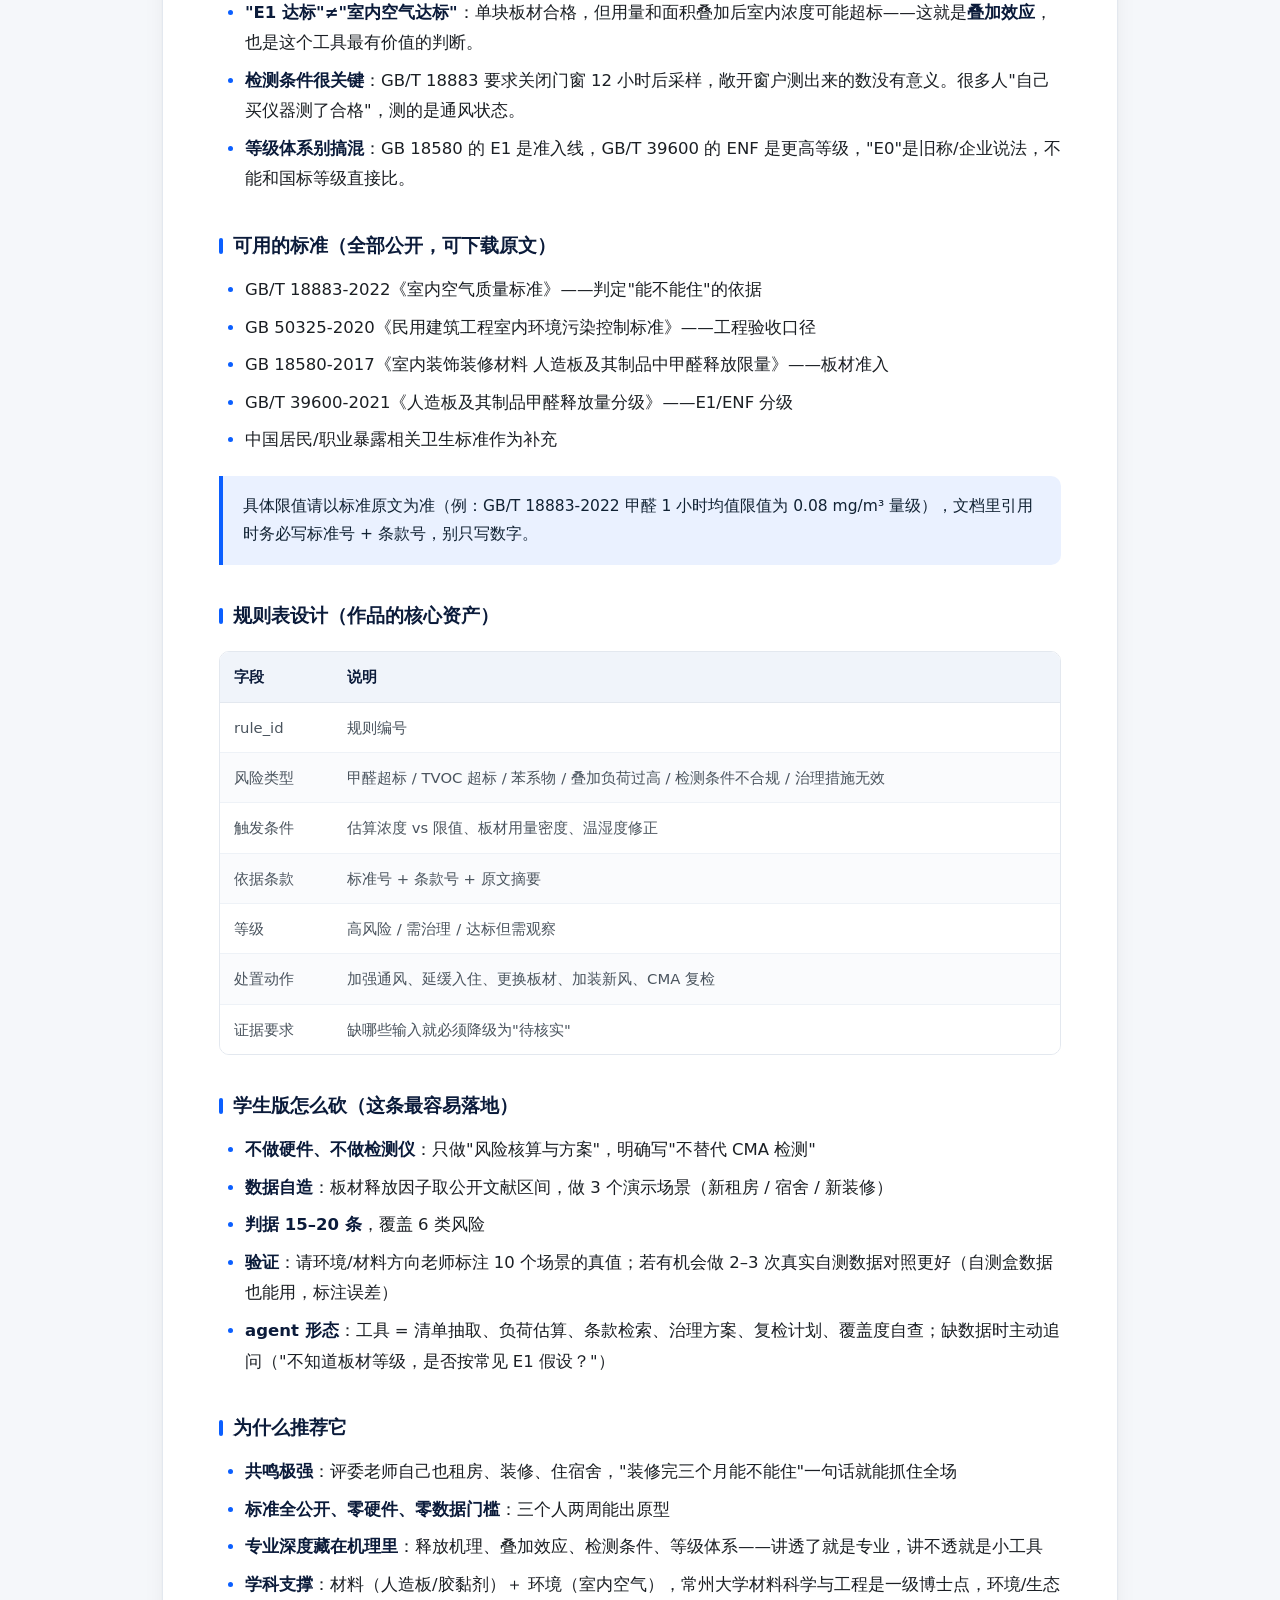
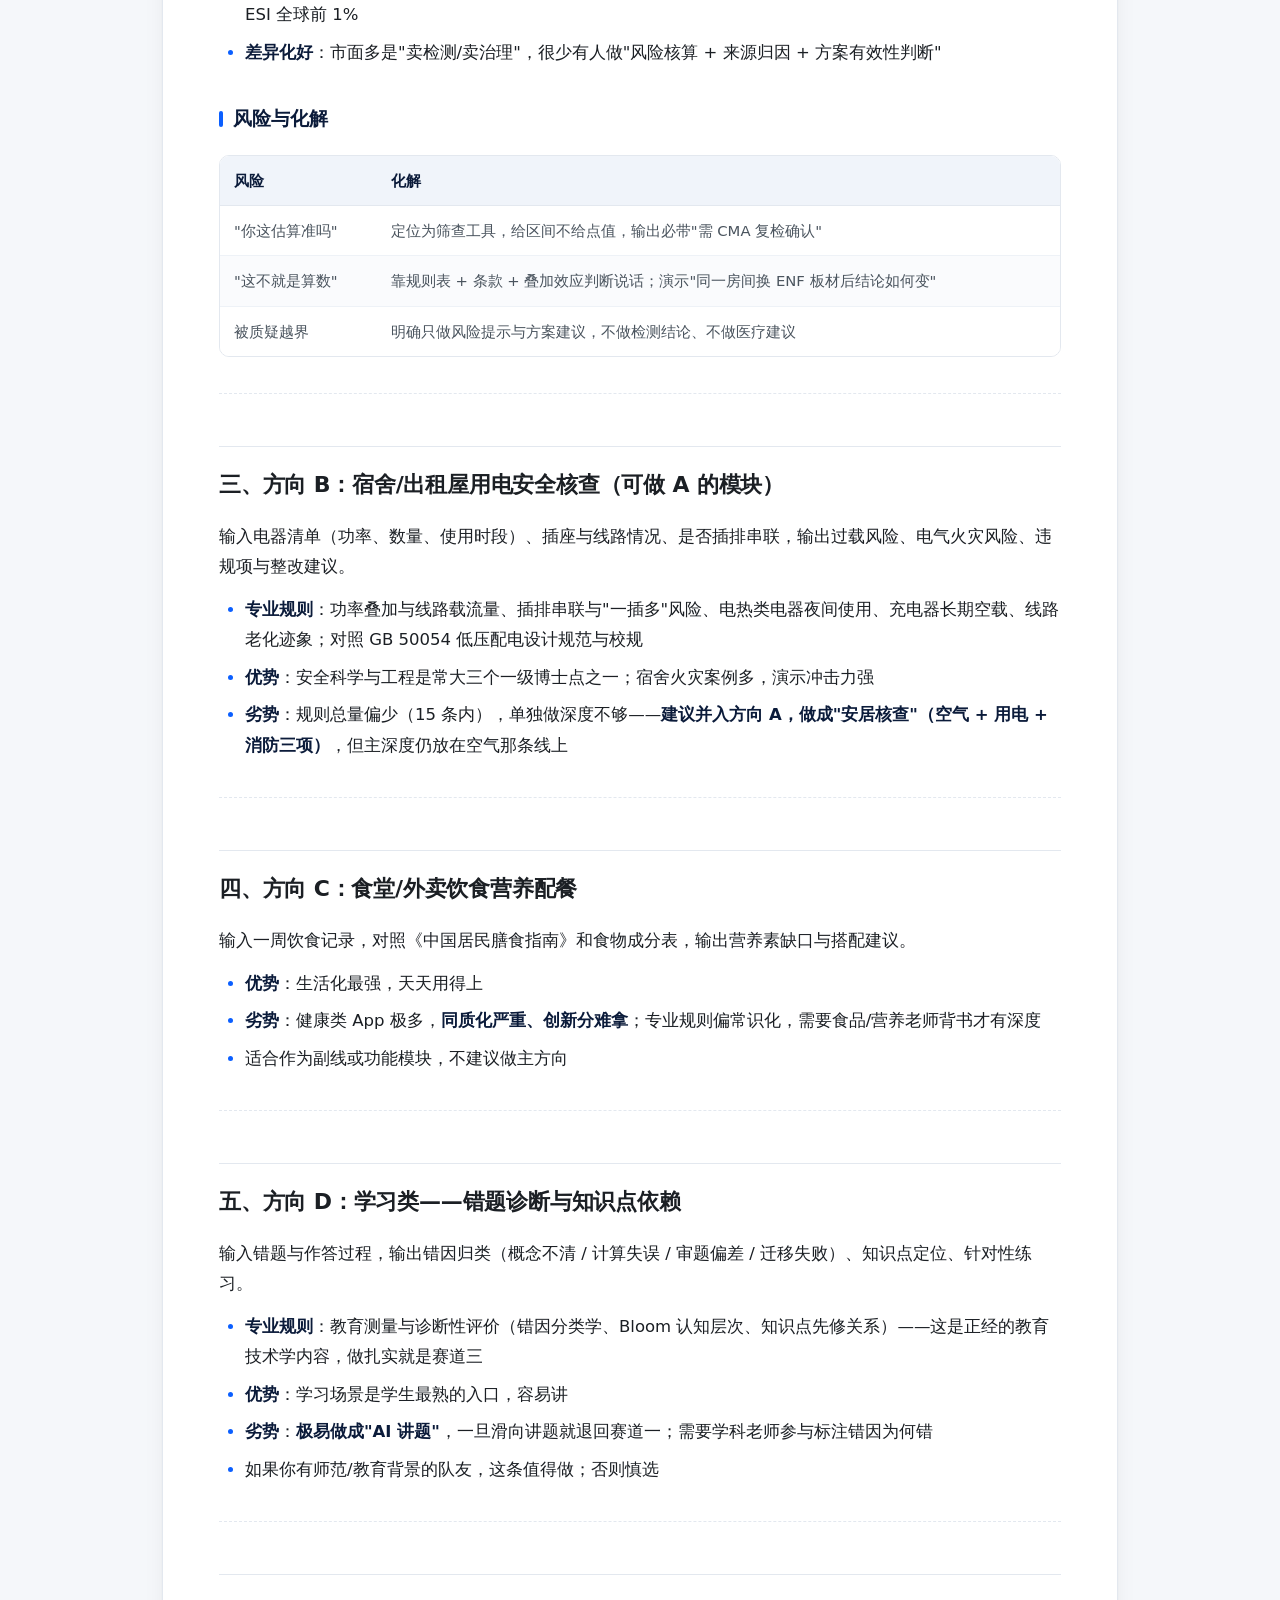
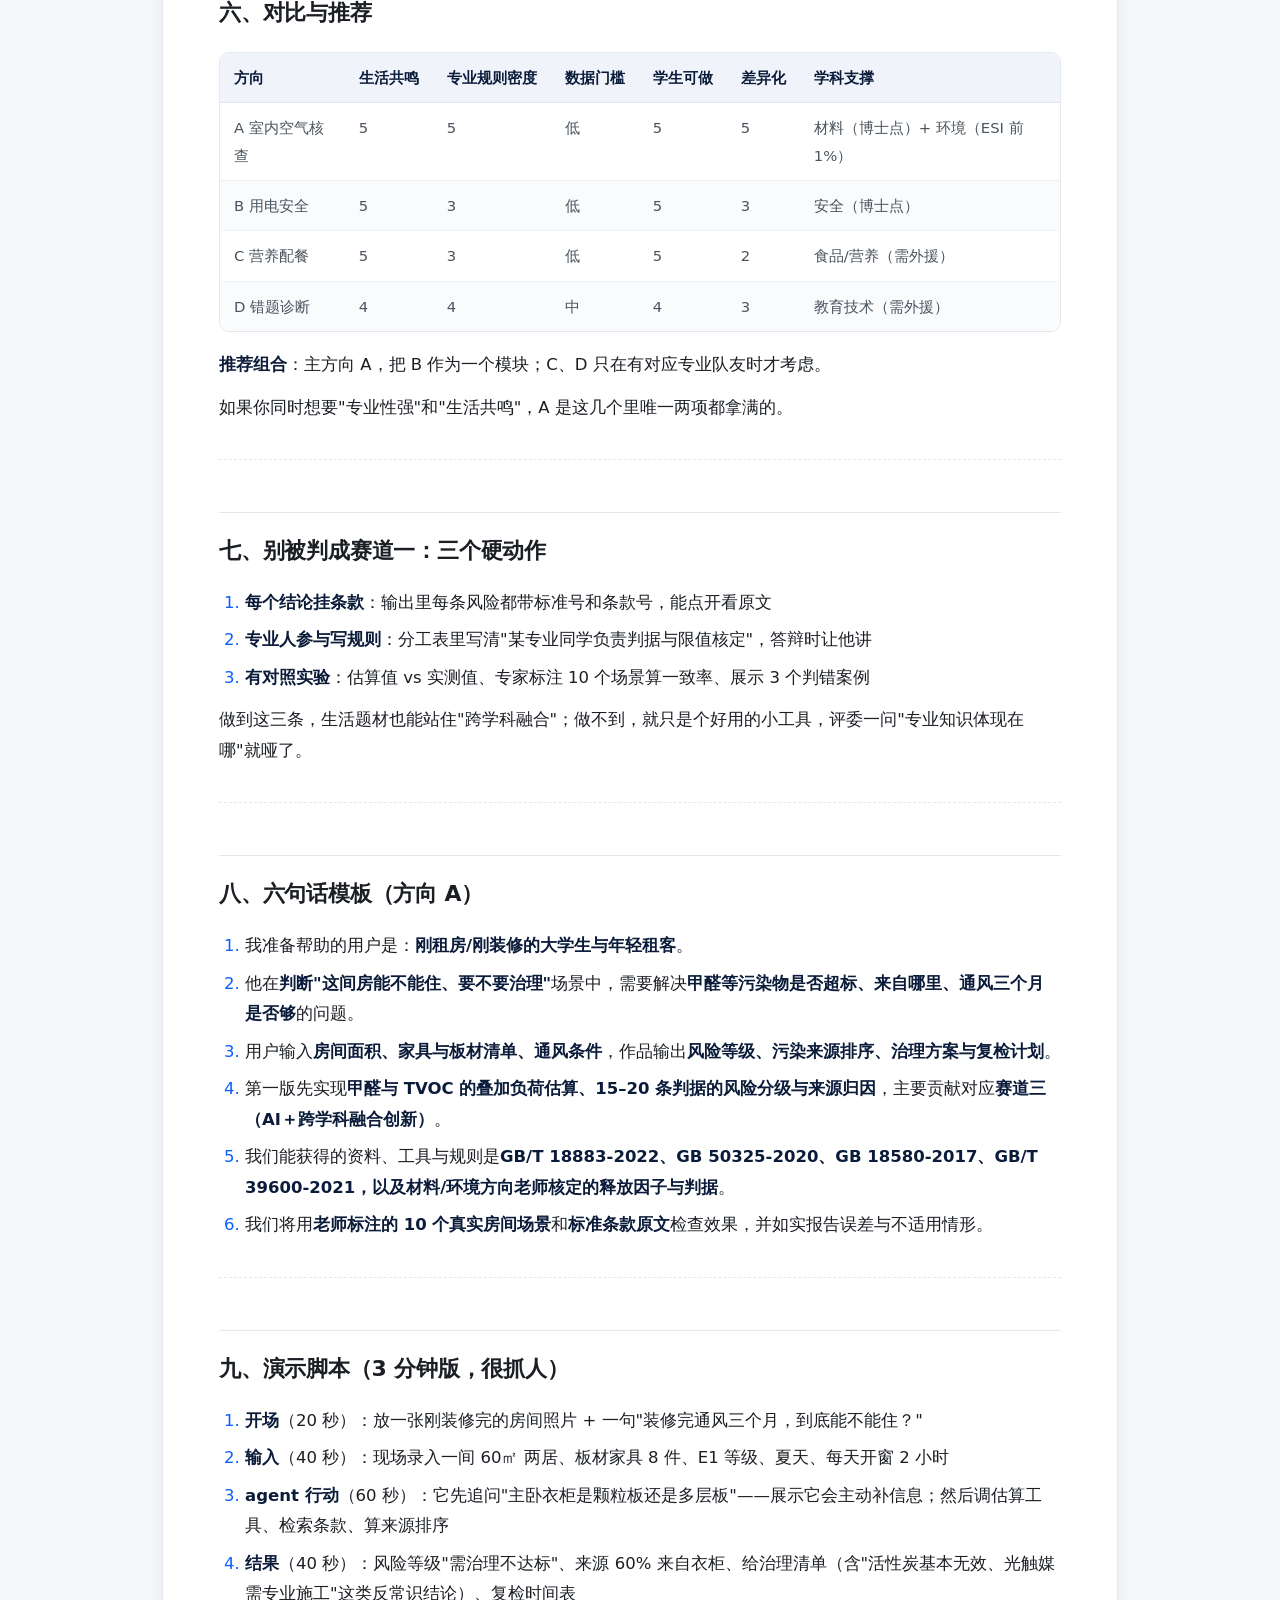
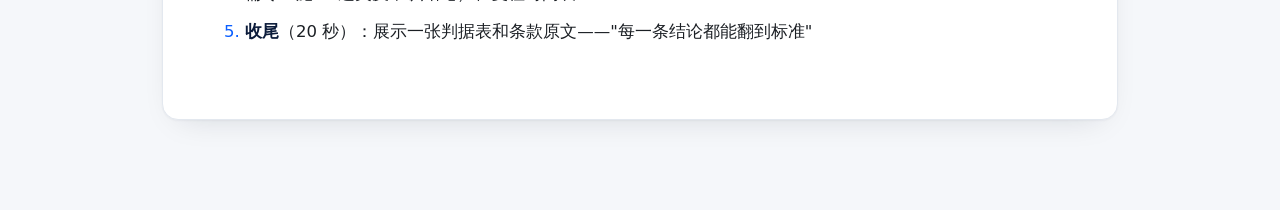
<file: 生活学习场景的跨学科方向.html>
<!DOCTYPE html>
<html lang="zh-CN">
<head>
<meta charset="utf-8">
<meta name="viewport" content="width=device-width, initial-scale=1">
<title>生活/学习场景下的跨学科方向（赛道三备选）</title>
<style>
:root{
  --ink:#1b1f24; --ink-soft:#4a545e; --line:#e3e8ef; --bg:#f5f7fa;
  --accent:#0b5fff; --accent-soft:#eaf1ff; --warn:#b45309; --ok:#0a7a45;
}
*{box-sizing:border-box}
body{
  margin:0; background:var(--bg); color:var(--ink);
  font-family:"Microsoft YaHei","PingFang SC","Hiragino Sans GB","Segoe UI",system-ui,sans-serif;
  font-size:16.5px; line-height:1.85; -webkit-font-smoothing:antialiased;
}
.wrap{max-width:1000px;margin:0 auto;padding:40px 22px 90px}
.card{background:#fff;border:1px solid var(--line);border-radius:16px;
  box-shadow:0 1px 2px rgba(16,24,40,.04),0 12px 32px -18px rgba(16,24,40,.18);
  padding:52px 56px 60px}
h1{font-size:30px;line-height:1.35;margin:0 0 6px;letter-spacing:-.3px}
h1+blockquote{margin-top:18px}
h2{font-size:22px;margin:52px 0 16px;padding-top:18px;border-top:1px solid var(--line);letter-spacing:-.2px}
h2:first-of-type{border-top:0}
h3{font-size:18.5px;margin:34px 0 12px;color:#0b1b3a}
h3::before{content:"";display:inline-block;width:4px;height:16px;background:var(--accent);
  border-radius:2px;margin-right:10px;vertical-align:-2px}
p{margin:12px 0}
strong{color:#0b1b3a}
a{color:var(--accent);text-decoration:none;border-bottom:1px solid #bcd0ff}
ul,ol{margin:12px 0;padding-left:26px}
li{margin:7px 0}
li::marker{color:var(--accent)}
hr{border:0;border-top:1px dashed var(--line);margin:36px 0}
blockquote{margin:20px 0;padding:16px 20px;background:var(--accent-soft);
  border-left:4px solid var(--accent);border-radius:0 10px 10px 0;color:#123;font-size:15.5px}
blockquote strong{color:var(--accent)}
code{background:#f2f5f9;border:1px solid var(--line);border-radius:5px;
  padding:1.5px 6px;font-family:"Cascadia Mono",Consolas,monospace;font-size:13.5px;color:#0b3d91}
.table-wrap{overflow-x:auto;margin:18px 0;border:1px solid var(--line);border-radius:10px}
table{border-collapse:collapse;width:100%;font-size:14.8px;background:#fff}
thead th{background:#f0f4fa;text-align:left;font-weight:700;color:#0b1b3a;
  padding:11px 14px;border-bottom:1px solid var(--line);white-space:nowrap}
tbody td{padding:11px 14px;border-bottom:1px solid #eef2f7;vertical-align:top;color:var(--ink-soft)}
tbody tr:last-child td{border-bottom:0}
tbody tr:nth-child(even){background:#fafbfd}
tbody tr:hover{background:#f3f7ff}
@media (max-width:720px){
  .card{padding:28px 20px 36px;border-radius:12px}
  .wrap{padding:16px 10px 60px}
  h1{font-size:24px} h2{font-size:19px} body{font-size:15.5px}
}
</style>
</head>
<body>
<div class="wrap"><article class="card">
<h1 id="生活-学习场景下的跨学科方向-赛道三备选">生活/学习场景下的跨学科方向（赛道三备选）</h1>
<blockquote>你的问题：赛道三要"专业性强"，但我想做贴近生活学习的，行不行？<br>答案：<strong>行，而且这类题材在答辩时更容易打动人</strong>——但必须守住一条线，否则会被判成赛道一。这份文档先划那条线，再给四个方向。</blockquote>
<hr>
<h2 id="一-先划清一条线-生活学习-赛道一">一、先划清一条线：生活学习 ≠ 赛道一</h2>
<p>指南里赛道一是"通用智能体创意应用（学习、生活、办公小事）"，看的是创意和好用；赛道三是"专业知识解决专业问题"，看的是<strong>专业规则如何影响流程与结果</strong>。同样是生活小事，归属看三件事：</p>
<ol>
<li>有没有<strong>专业领域的规则/标准</strong>在起作用</li>
<li>结论有没有<strong>可回查的依据</strong>（条款、限值、机理）</li>
<li>有没有<strong>专业人士</strong>参与制定和校验</li>
</ol>
<p>对照一下：</p>
<ul>
<li>"帮我记单词、排今天的学习计划" → 赛道一（没有专业规则，谁都能做）</li>
<li>"这间刚装修的出租屋甲醛会不会超标、主要来自哪件家具、怎么治理、什么时候复检" → 赛道三（材料释放机理 + 三个国家标准 + 估算模型）</li>
</ul>
<p><strong>一句话：生活场景是入口，专业规则是内核。</strong> 入口决定评委愿不愿意听，内核决定你拿不拿得到那 30 分。</p>
<hr>
<h2 id="二-方向-A-首选-租房-宿舍-室内空气与装修污染-风险核查助手">二、方向 A（首选）：租房/宿舍「室内空气与装修污染」风险核查助手</h2>
<p><strong>定位</strong>：输入一间房的面积、家具与板材清单、通风条件、已有的检测数据，输出"风险等级 + 污染来源排序 + 治理方案 + 复检计划"。</p>
<div class="table-wrap"><table>
<thead><tr><th>环节</th><th>设计</th></tr></thead>
<tbody>
<tr><td>用户</td><td>大学生租房、宿舍改造、新装修家庭、二手房买家</td></tr>
<tr><td>痛点</td><td>"装修完通三个月风能不能住"全靠经验；板材都标 E1，住进去还是呛；不知道该测什么、怎么测、测完怎么办</td></tr>
<tr><td>输入</td><td>房间面积与层高、家具清单（类型/数量/板材等级）、通风条件（窗数/朝向/是否常开）、已有检测数据（可选）</td></tr>
<tr><td>处理</td><td>①清单结构化 → ②按"板材用量 × 释放因子 × 温湿度修正"估算甲醛/VOC 负荷 → ③对照标准判风险等级 → ④来源归因排序（哪件家具贡献最大）→ ⑤治理方案与有效性边界 → ⑥复检计划</td></tr>
<tr><td>输出</td><td>风险分与等级、来源排序图、治理清单（含"哪些方法其实没用"）、复检时间表、CMA 检测建议</td></tr>
</tbody></table></div>
<h3 id="专业内核-这一段决定专业分">专业内核（这一段决定专业分）</h3>
<ul>
<li><strong>甲醛是长期缓慢释放</strong>：人造板胶黏剂（脲醛树脂）水解释放，周期 3–15 年。所以"通风三个月"是经验，不是保证——<strong>专业判断要看板材用量和温度</strong>。</li>
<li><strong>温度与湿度显著影响释放速率</strong>：温度升高释放加快（这也是"夏天味道大"的原因），所以冬天检测合格不等于夏天安全。</li>
<li><strong>"E1 达标"≠"室内空气达标"</strong>：单块板材合格，但用量和面积叠加后室内浓度可能超标——这就是<strong>叠加效应</strong>，也是这个工具最有价值的判断。</li>
<li><strong>检测条件很关键</strong>：GB/T 18883 要求关闭门窗 12 小时后采样，敞开窗户测出来的数没有意义。很多人"自己买仪器测了合格"，测的是通风状态。</li>
<li><strong>等级体系别搞混</strong>：GB 18580 的 E1 是准入线，GB/T 39600 的 ENF 是更高等级，"E0"是旧称/企业说法，不能和国标等级直接比。</li>
</ul>
<h3 id="可用的标准-全部公开-可下载原文">可用的标准（全部公开，可下载原文）</h3>
<ul>
<li>GB/T 18883-2022《室内空气质量标准》——判定"能不能住"的依据</li>
<li>GB 50325-2020《民用建筑工程室内环境污染控制标准》——工程验收口径</li>
<li>GB 18580-2017《室内装饰装修材料 人造板及其制品中甲醛释放限量》——板材准入</li>
<li>GB/T 39600-2021《人造板及其制品甲醛释放量分级》——E1/ENF 分级</li>
<li>中国居民/职业暴露相关卫生标准作为补充</li>
</ul>
<blockquote>具体限值请以标准原文为准（例：GB/T 18883-2022 甲醛 1 小时均值限值为 0.08 mg/m³ 量级），文档里引用时务必写标准号 + 条款号，别只写数字。</blockquote>
<h3 id="规则表设计-作品的核心资产">规则表设计（作品的核心资产）</h3>
<div class="table-wrap"><table>
<thead><tr><th>字段</th><th>说明</th></tr></thead>
<tbody>
<tr><td>rule_id</td><td>规则编号</td></tr>
<tr><td>风险类型</td><td>甲醛超标 / TVOC 超标 / 苯系物 / 叠加负荷过高 / 检测条件不合规 / 治理措施无效</td></tr>
<tr><td>触发条件</td><td>估算浓度 vs 限值、板材用量密度、温湿度修正</td></tr>
<tr><td>依据条款</td><td>标准号 + 条款号 + 原文摘要</td></tr>
<tr><td>等级</td><td>高风险 / 需治理 / 达标但需观察</td></tr>
<tr><td>处置动作</td><td>加强通风、延缓入住、更换板材、加装新风、CMA 复检</td></tr>
<tr><td>证据要求</td><td>缺哪些输入就必须降级为"待核实"</td></tr>
</tbody></table></div>
<h3 id="学生版怎么砍-这条最容易落地">学生版怎么砍（这条最容易落地）</h3>
<ul>
<li><strong>不做硬件、不做检测仪</strong>：只做"风险核算与方案"，明确写"不替代 CMA 检测"</li>
<li><strong>数据自造</strong>：板材释放因子取公开文献区间，做 3 个演示场景（新租房 / 宿舍 / 新装修）</li>
<li><strong>判据 15–20 条</strong>，覆盖 6 类风险</li>
<li><strong>验证</strong>：请环境/材料方向老师标注 10 个场景的真值；若有机会做 2–3 次真实自测数据对照更好（自测盒数据也能用，标注误差）</li>
<li><strong>agent 形态</strong>：工具 = 清单抽取、负荷估算、条款检索、治理方案、复检计划、覆盖度自查；缺数据时主动追问（"不知道板材等级，是否按常见 E1 假设？"）</li>
</ul>
<h3 id="为什么推荐它">为什么推荐它</h3>
<ul>
<li><strong>共鸣极强</strong>：评委老师自己也租房、装修、住宿舍，"装修完三个月能不能住"一句话就能抓住全场</li>
<li><strong>标准全公开、零硬件、零数据门槛</strong>：三个人两周能出原型</li>
<li><strong>专业深度藏在机理里</strong>：释放机理、叠加效应、检测条件、等级体系——讲透了就是专业，讲不透就是小工具</li>
<li><strong>学科支撑</strong>：材料（人造板/胶黏剂）＋ 环境（室内空气），常州大学材料科学与工程是一级博士点，环境/生态 ESI 全球前 1%</li>
<li><strong>差异化好</strong>：市面多是"卖检测/卖治理"，很少有人做"风险核算 + 来源归因 + 方案有效性判断"</li>
</ul>
<h3 id="风险与化解">风险与化解</h3>
<div class="table-wrap"><table>
<thead><tr><th>风险</th><th>化解</th></tr></thead>
<tbody>
<tr><td>"你这估算准吗"</td><td>定位为筛查工具，给区间不给点值，输出必带"需 CMA 复检确认"</td></tr>
<tr><td>"这不就是算数"</td><td>靠规则表 + 条款 + 叠加效应判断说话；演示"同一房间换 ENF 板材后结论如何变"</td></tr>
<tr><td>被质疑越界</td><td>明确只做风险提示与方案建议，不做检测结论、不做医疗建议</td></tr>
</tbody></table></div>
<hr>
<h2 id="三-方向-B-宿舍-出租屋用电安全核查-可做-A-的模块">三、方向 B：宿舍/出租屋用电安全核查（可做 A 的模块）</h2>
<p>输入电器清单（功率、数量、使用时段）、插座与线路情况、是否插排串联，输出过载风险、电气火灾风险、违规项与整改建议。</p>
<ul>
<li><strong>专业规则</strong>：功率叠加与线路载流量、插排串联与"一插多"风险、电热类电器夜间使用、充电器长期空载、线路老化迹象；对照 GB 50054 低压配电设计规范与校规</li>
<li><strong>优势</strong>：安全科学与工程是常大三个一级博士点之一；宿舍火灾案例多，演示冲击力强</li>
<li><strong>劣势</strong>：规则总量偏少（15 条内），单独做深度不够——<strong>建议并入方向 A，做成"安居核查"（空气 + 用电 + 消防三项）</strong>，但主深度仍放在空气那条线上</li>
</ul>
<hr>
<h2 id="四-方向-C-食堂-外卖饮食营养配餐">四、方向 C：食堂/外卖饮食营养配餐</h2>
<p>输入一周饮食记录，对照《中国居民膳食指南》和食物成分表，输出营养素缺口与搭配建议。</p>
<ul>
<li><strong>优势</strong>：生活化最强，天天用得上</li>
<li><strong>劣势</strong>：健康类 App 极多，<strong>同质化严重、创新分难拿</strong>；专业规则偏常识化，需要食品/营养老师背书才有深度</li>
<li>适合作为副线或功能模块，不建议做主方向</li>
</ul>
<hr>
<h2 id="五-方向-D-学习类-错题诊断与知识点依赖">五、方向 D：学习类——错题诊断与知识点依赖</h2>
<p>输入错题与作答过程，输出错因归类（概念不清 / 计算失误 / 审题偏差 / 迁移失败）、知识点定位、针对性练习。</p>
<ul>
<li><strong>专业规则</strong>：教育测量与诊断性评价（错因分类学、Bloom 认知层次、知识点先修关系）——这是正经的教育技术学内容，做扎实就是赛道三</li>
<li><strong>优势</strong>：学习场景是学生最熟的入口，容易讲</li>
<li><strong>劣势</strong>：<strong>极易做成"AI 讲题"</strong>，一旦滑向讲题就退回赛道一；需要学科老师参与标注错因为何错</li>
<li>如果你有师范/教育背景的队友，这条值得做；否则慎选</li>
</ul>
<hr>
<h2 id="六-对比与推荐">六、对比与推荐</h2>
<div class="table-wrap"><table>
<thead><tr><th>方向</th><th>生活共鸣</th><th>专业规则密度</th><th>数据门槛</th><th>学生可做</th><th>差异化</th><th>学科支撑</th></tr></thead>
<tbody>
<tr><td>A 室内空气核查</td><td>5</td><td>5</td><td>低</td><td>5</td><td>5</td><td>材料（博士点）+ 环境（ESI 前 1%）</td></tr>
<tr><td>B 用电安全</td><td>5</td><td>3</td><td>低</td><td>5</td><td>3</td><td>安全（博士点）</td></tr>
<tr><td>C 营养配餐</td><td>5</td><td>3</td><td>低</td><td>5</td><td>2</td><td>食品/营养（需外援）</td></tr>
<tr><td>D 错题诊断</td><td>4</td><td>4</td><td>中</td><td>4</td><td>3</td><td>教育技术（需外援）</td></tr>
</tbody></table></div>
<p><strong>推荐组合</strong>：主方向 A，把 B 作为一个模块；C、D 只在有对应专业队友时才考虑。</p>
<p>如果你同时想要"专业性强"和"生活共鸣"，A 是这几个里唯一两项都拿满的。</p>
<hr>
<h2 id="七-别被判成赛道一-三个硬动作">七、别被判成赛道一：三个硬动作</h2>
<ol>
<li><strong>每个结论挂条款</strong>：输出里每条风险都带标准号和条款号，能点开看原文</li>
<li><strong>专业人参与写规则</strong>：分工表里写清"某专业同学负责判据与限值核定"，答辩时让他讲</li>
<li><strong>有对照实验</strong>：估算值 vs 实测值、专家标注 10 个场景算一致率、展示 3 个判错案例</li>
</ol>
<p>做到这三条，生活题材也能站住"跨学科融合"；做不到，就只是个好用的小工具，评委一问"专业知识体现在哪"就哑了。</p>
<hr>
<h2 id="八-六句话模板-方向-A">八、六句话模板（方向 A）</h2>
<ol>
<li>我准备帮助的用户是：<strong>刚租房/刚装修的大学生与年轻租客</strong>。</li>
<li>他在<strong>判断"这间房能不能住、要不要治理"</strong>场景中，需要解决<strong>甲醛等污染物是否超标、来自哪里、通风三个月是否够</strong>的问题。</li>
<li>用户输入<strong>房间面积、家具与板材清单、通风条件</strong>，作品输出<strong>风险等级、污染来源排序、治理方案与复检计划</strong>。</li>
<li>第一版先实现<strong>甲醛与 TVOC 的叠加负荷估算、15–20 条判据的风险分级与来源归因</strong>，主要贡献对应<strong>赛道三（AI＋跨学科融合创新）</strong>。</li>
<li>我们能获得的资料、工具与规则是<strong>GB/T 18883-2022、GB 50325-2020、GB 18580-2017、GB/T 39600-2021，以及材料/环境方向老师核定的释放因子与判据</strong>。</li>
<li>我们将用<strong>老师标注的 10 个真实房间场景</strong>和<strong>标准条款原文</strong>检查效果，并如实报告误差与不适用情形。</li>
</ol>
<hr>
<h2 id="九-演示脚本-3-分钟版-很抓人">九、演示脚本（3 分钟版，很抓人）</h2>
<ol>
<li><strong>开场</strong>（20 秒）：放一张刚装修完的房间照片 + 一句"装修完通风三个月，到底能不能住？"</li>
<li><strong>输入</strong>（40 秒）：现场录入一间 60㎡ 两居、板材家具 8 件、E1 等级、夏天、每天开窗 2 小时</li>
<li><strong>agent 行动</strong>（60 秒）：它先追问"主卧衣柜是颗粒板还是多层板"——展示它会主动补信息；然后调估算工具、检索条款、算来源排序</li>
<li><strong>结果</strong>（40 秒）：风险等级"需治理不达标"、来源 60% 来自衣柜、给治理清单（含"活性炭基本无效、光触媒需专业施工"这类反常识结论）、复检时间表</li>
<li><strong>收尾</strong>（20 秒）：展示一张判据表和条款原文——"每一条结论都能翻到标准"</li>
</ol>
</article></div>
</body>
</html>
</file>
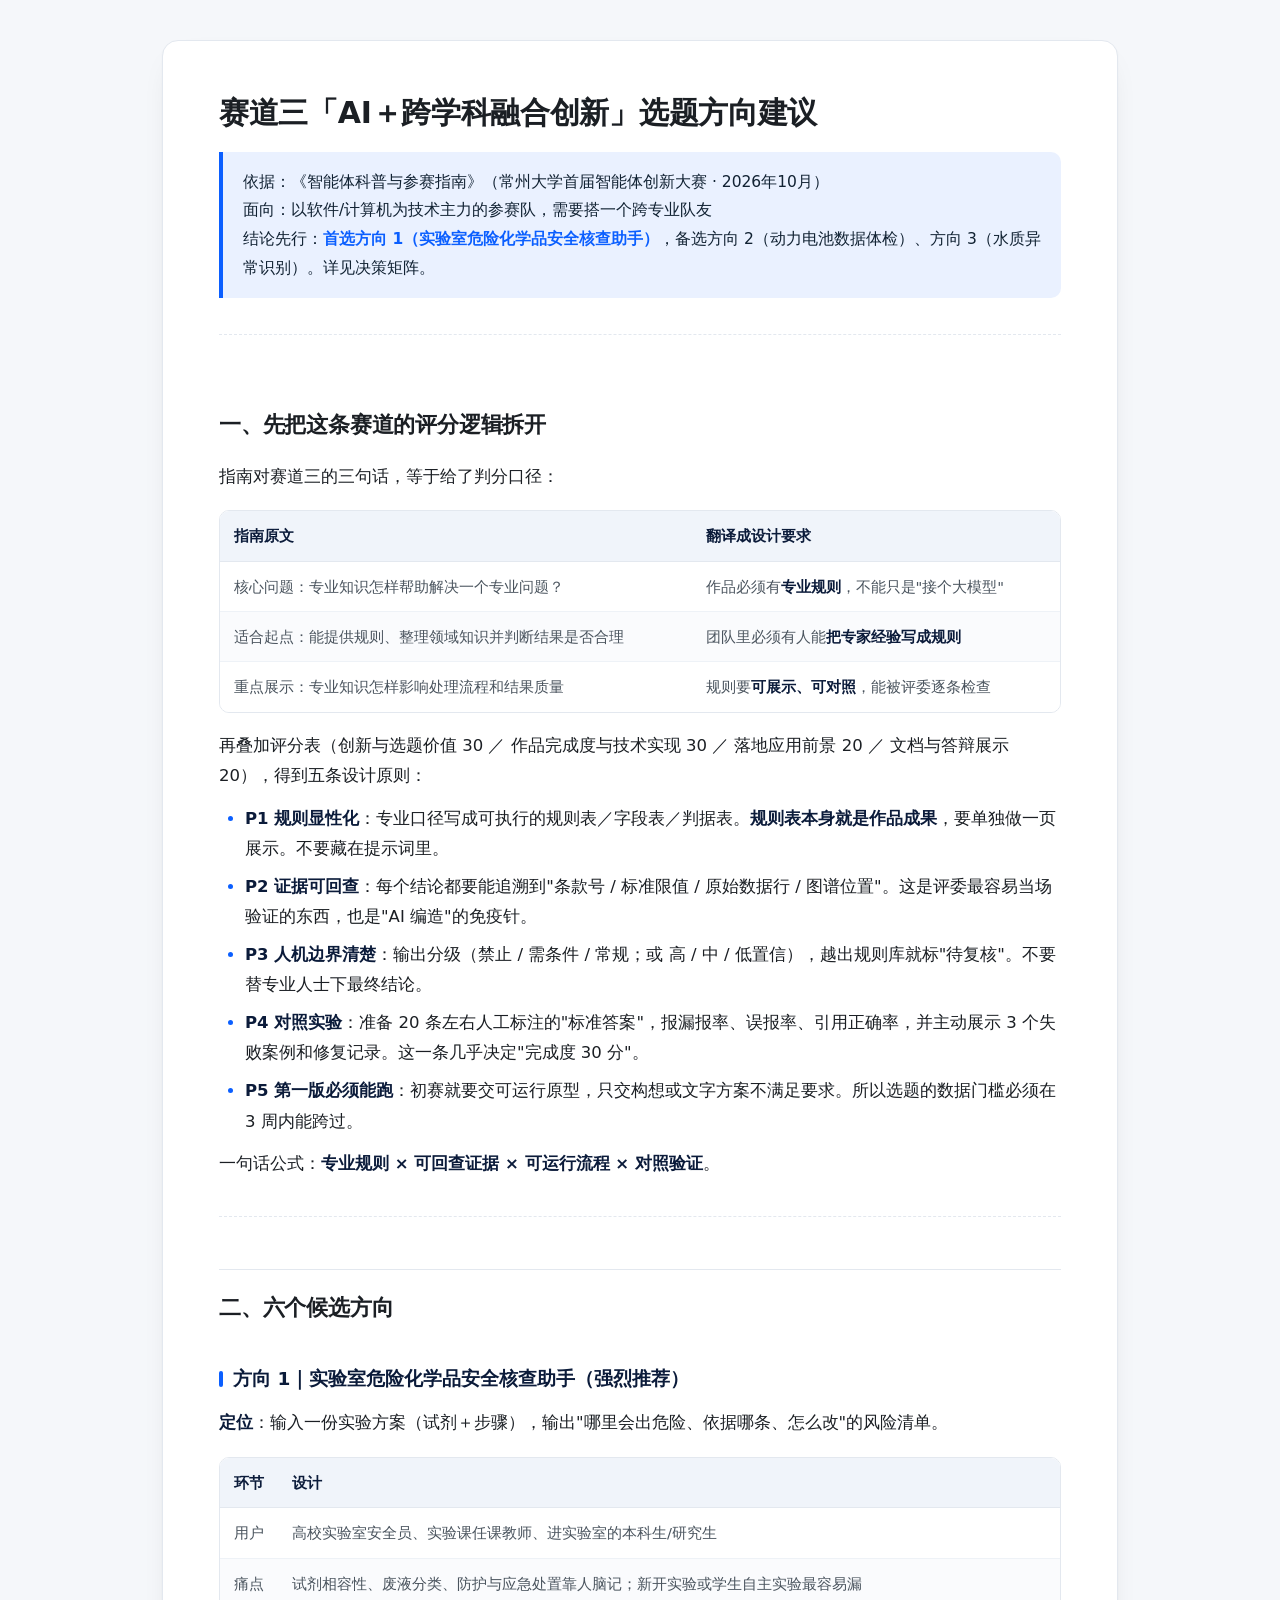
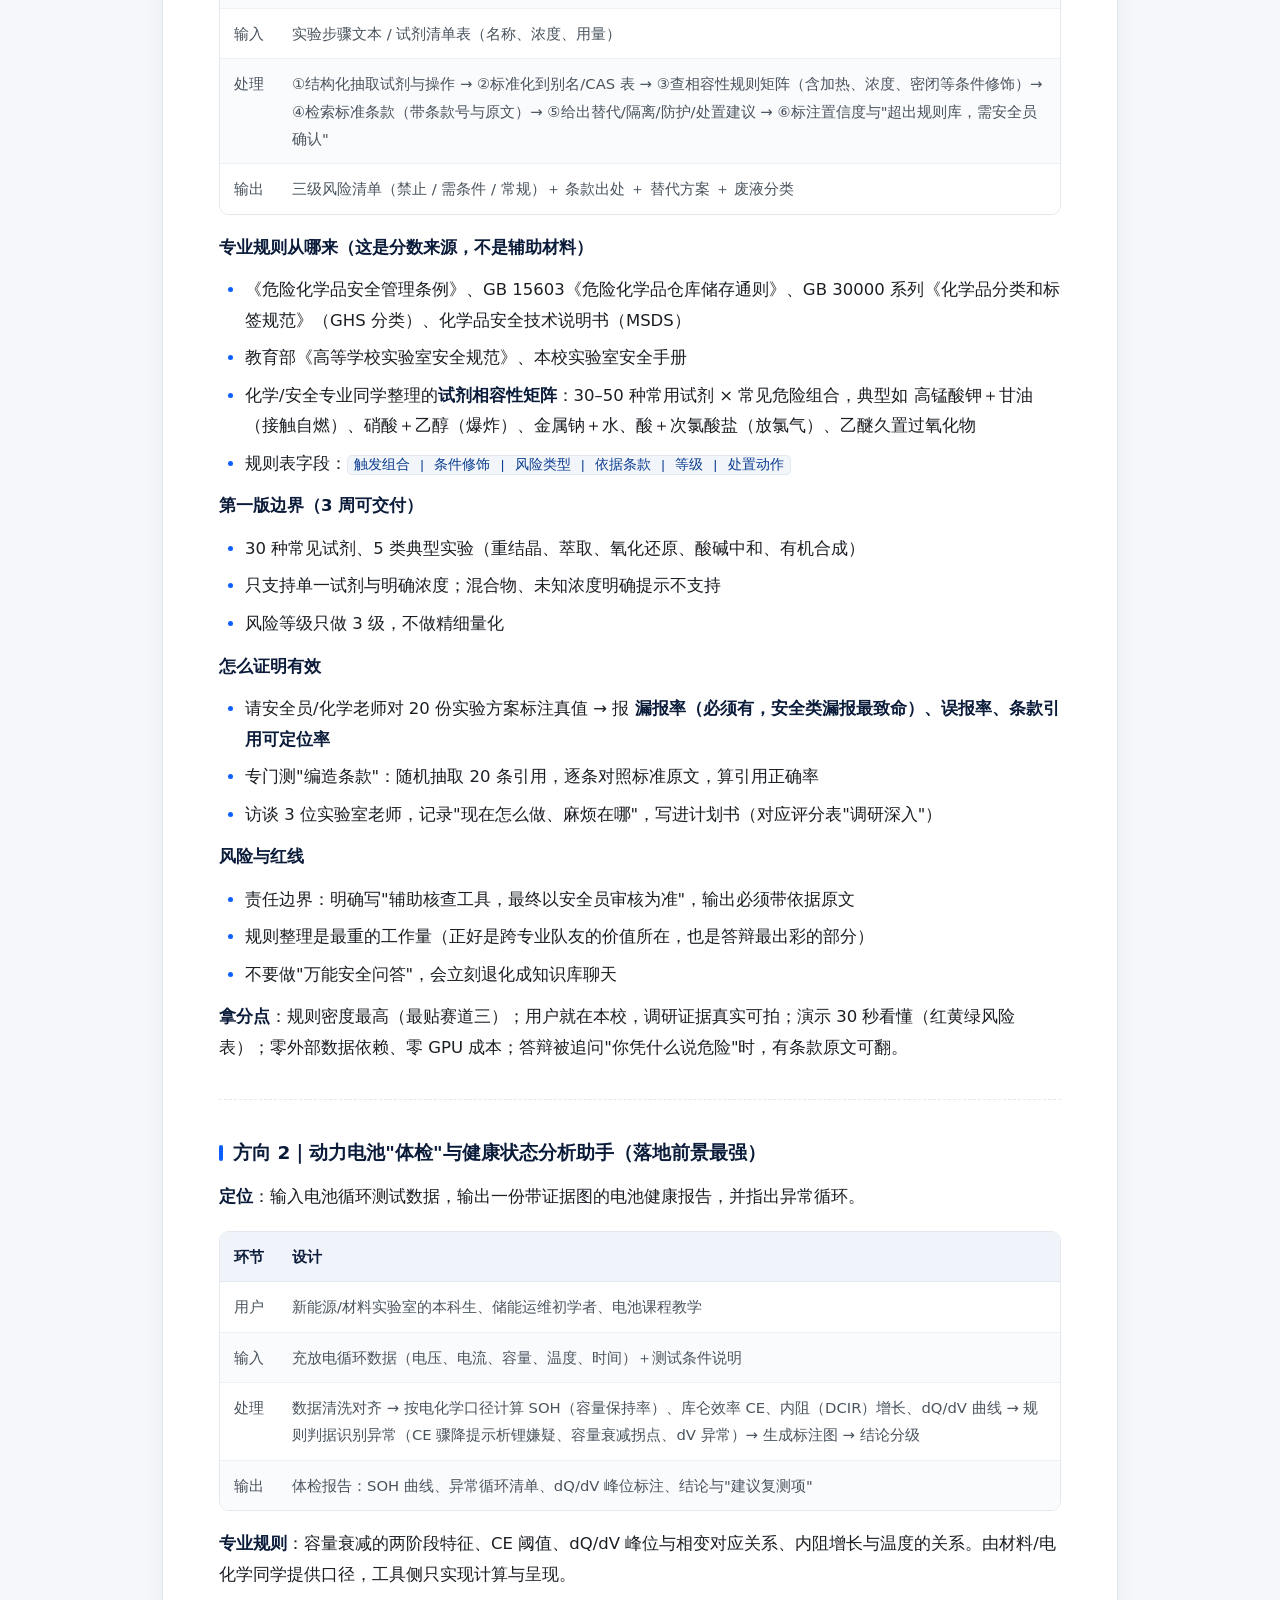
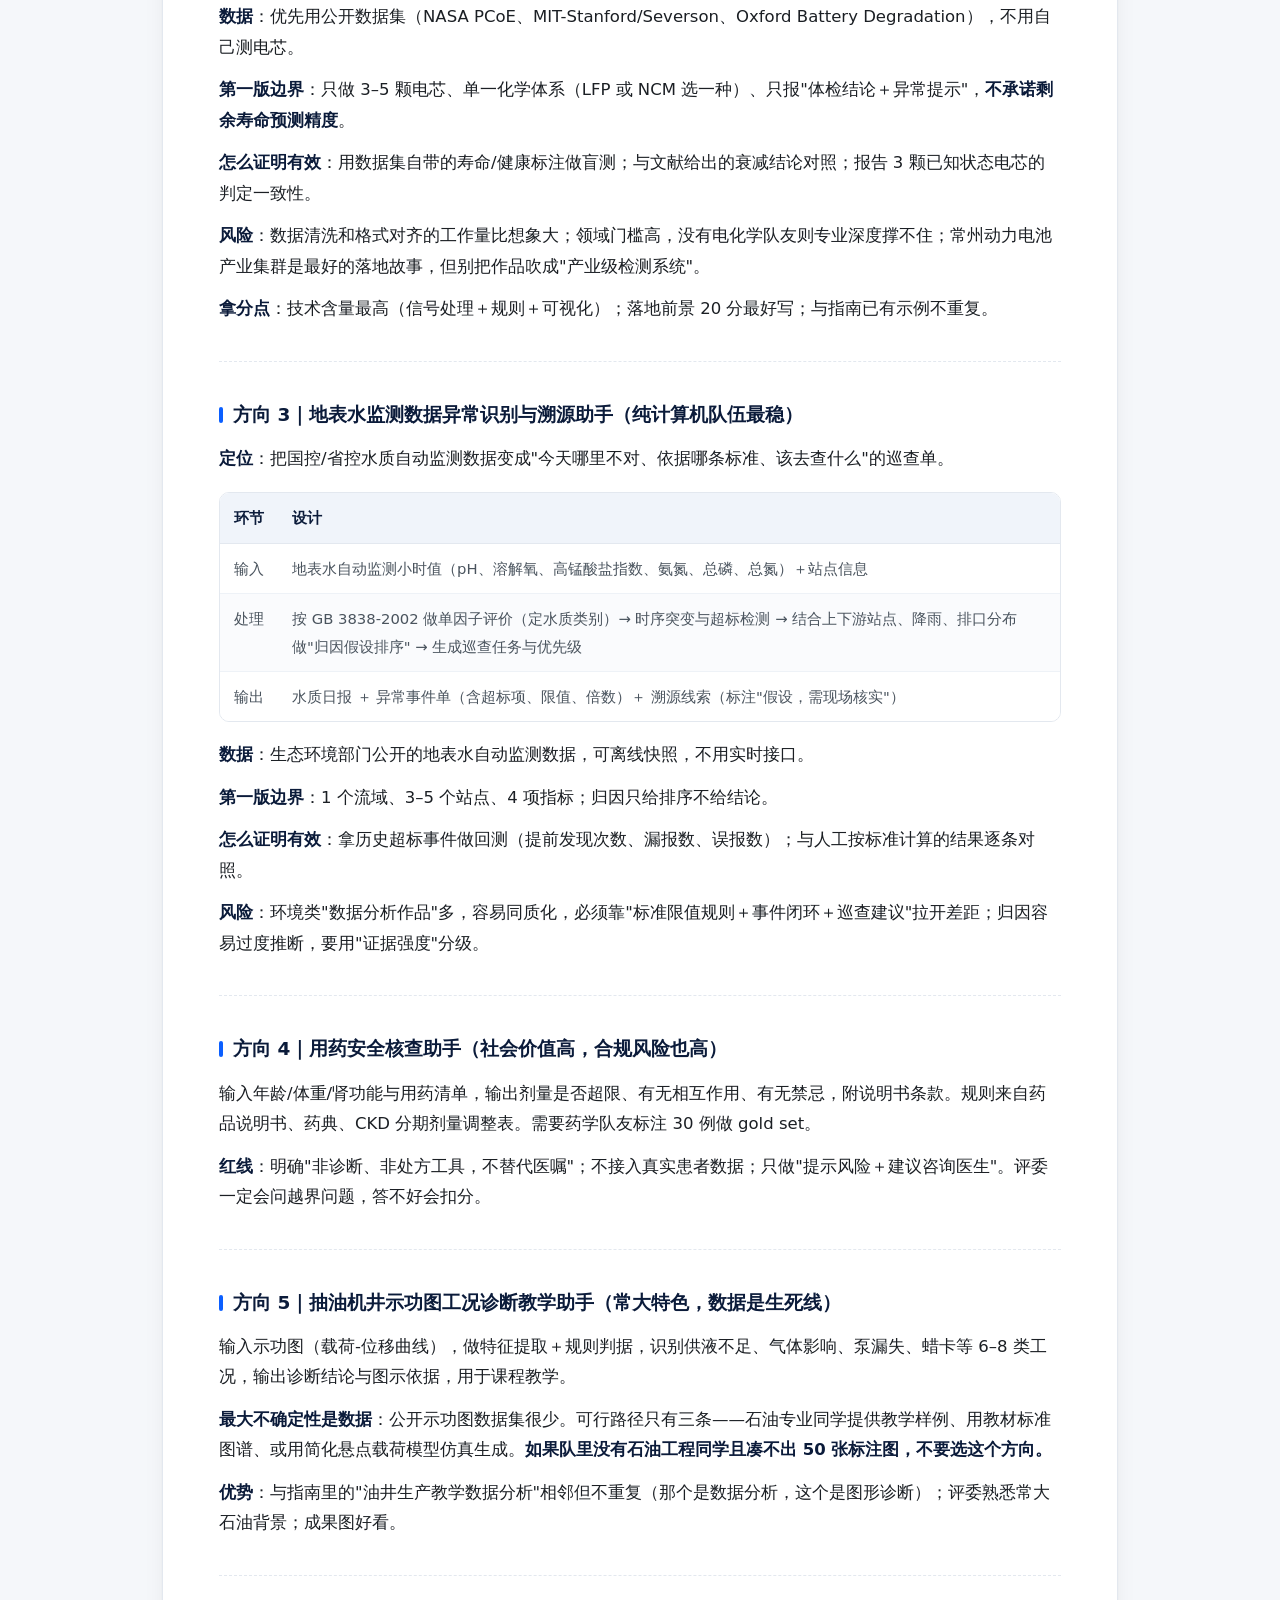
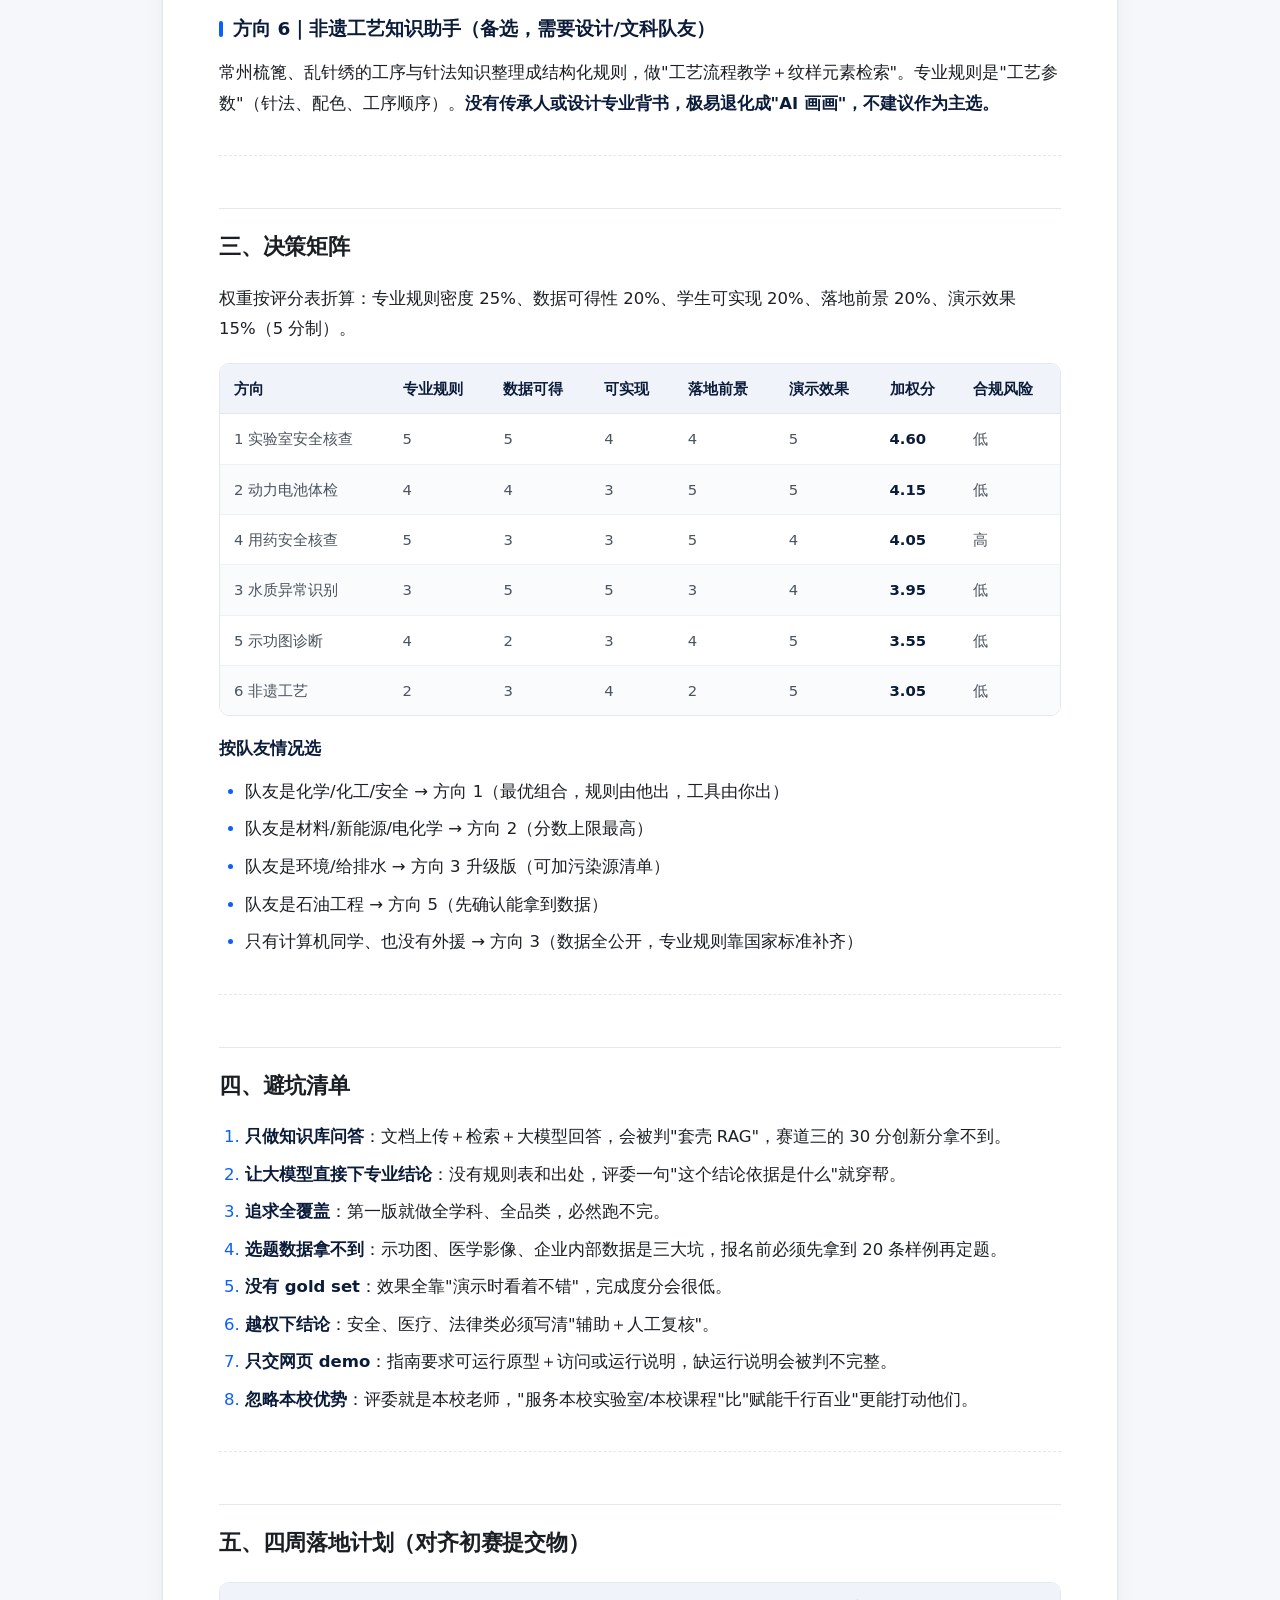
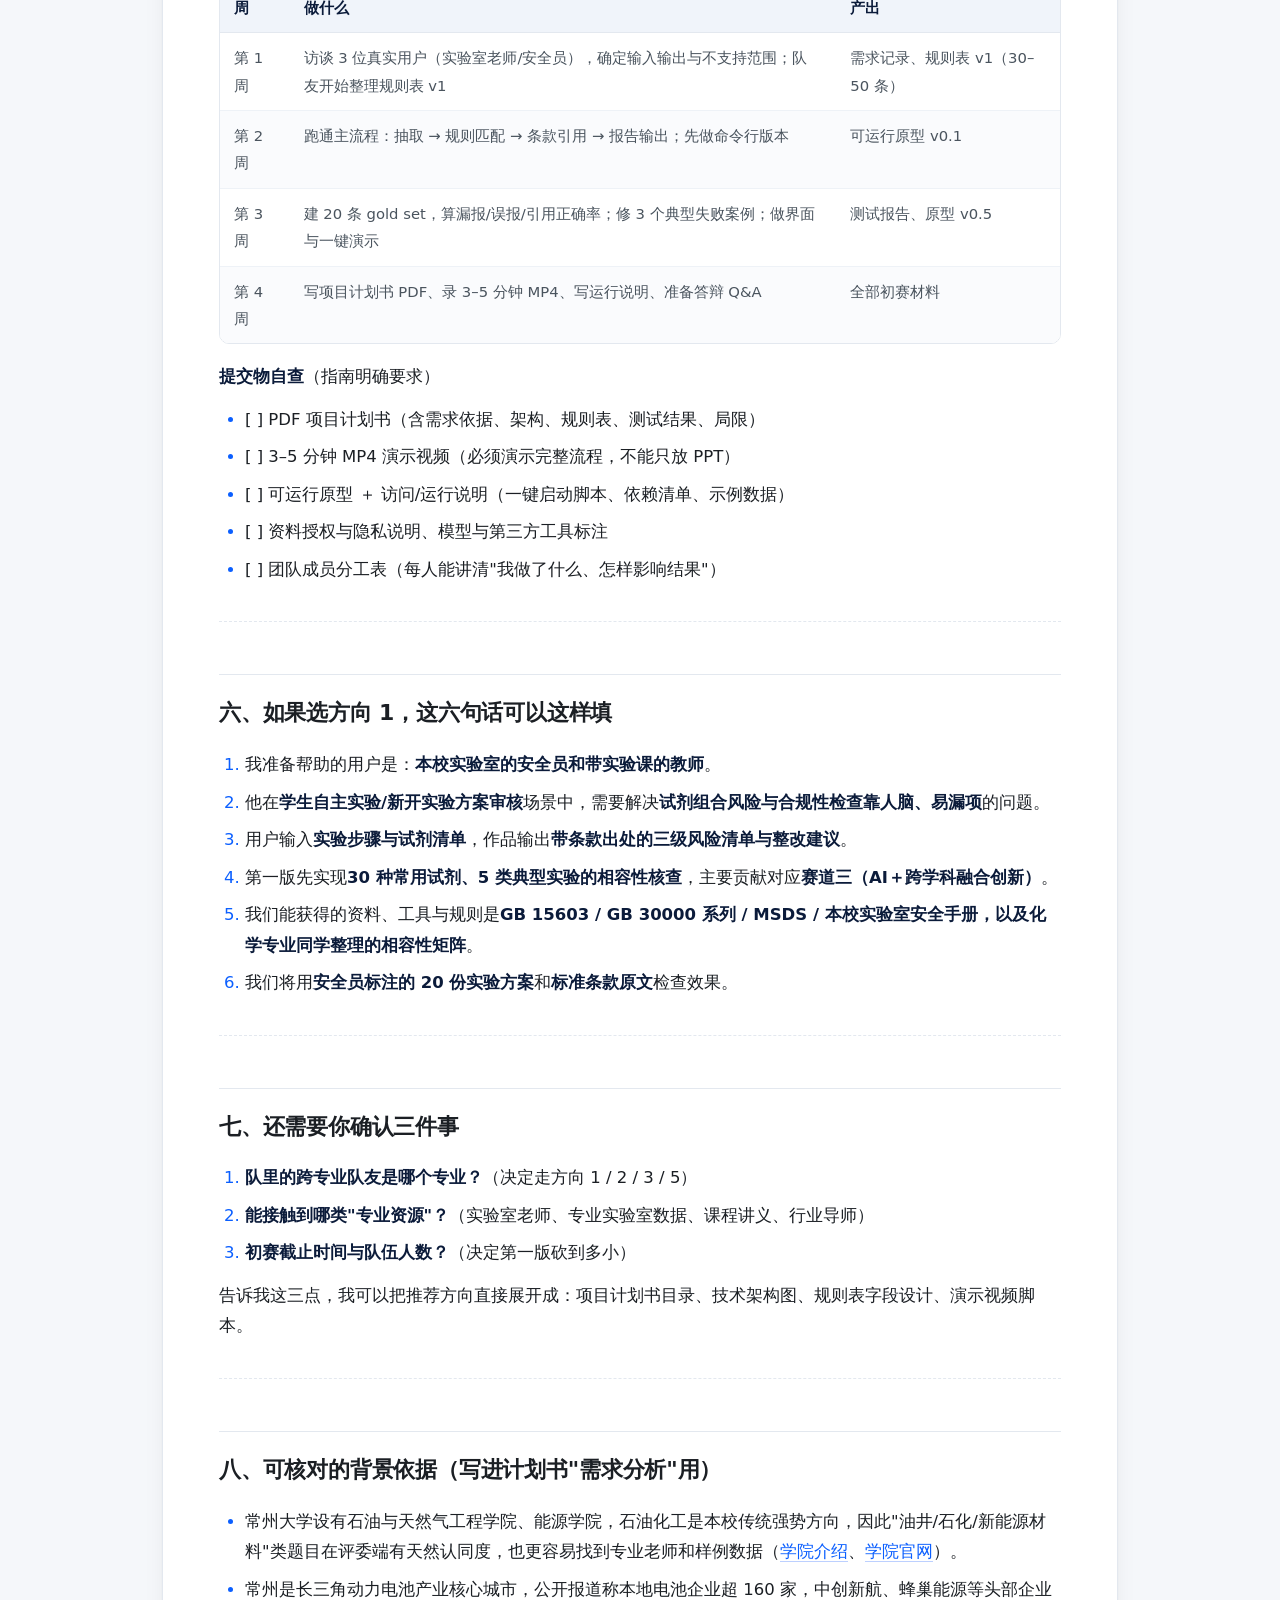
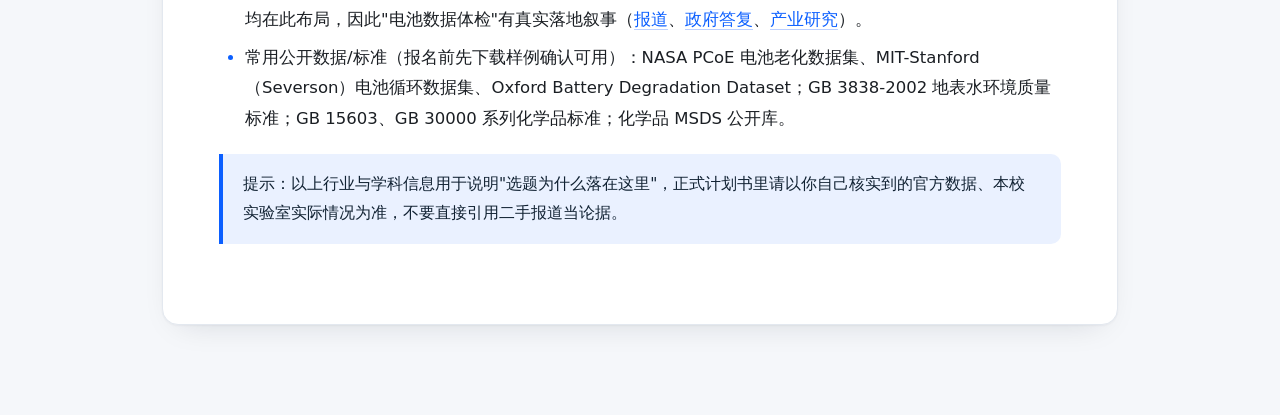
<file: 赛道三选题方向建议.html>
<!DOCTYPE html>
<html lang="zh-CN">
<head>
<meta charset="utf-8">
<meta name="viewport" content="width=device-width, initial-scale=1">
<title>赛道三「AI＋跨学科融合创新」选题方向建议</title>
<style>
:root{
  --ink:#1b1f24; --ink-soft:#4a545e; --line:#e3e8ef; --bg:#f5f7fa;
  --accent:#0b5fff; --accent-soft:#eaf1ff; --warn:#b45309; --ok:#0a7a45;
}
*{box-sizing:border-box}
body{
  margin:0; background:var(--bg); color:var(--ink);
  font-family:"Microsoft YaHei","PingFang SC","Hiragino Sans GB","Segoe UI",system-ui,sans-serif;
  font-size:16.5px; line-height:1.85; -webkit-font-smoothing:antialiased;
}
.wrap{max-width:1000px;margin:0 auto;padding:40px 22px 90px}
.card{background:#fff;border:1px solid var(--line);border-radius:16px;
  box-shadow:0 1px 2px rgba(16,24,40,.04),0 12px 32px -18px rgba(16,24,40,.18);
  padding:52px 56px 60px}
h1{font-size:30px;line-height:1.35;margin:0 0 6px;letter-spacing:-.3px}
h1+blockquote{margin-top:18px}
h2{font-size:22px;margin:52px 0 16px;padding-top:18px;border-top:1px solid var(--line);letter-spacing:-.2px}
h2:first-of-type{border-top:0}
h3{font-size:18.5px;margin:34px 0 12px;color:#0b1b3a}
h3::before{content:"";display:inline-block;width:4px;height:16px;background:var(--accent);
  border-radius:2px;margin-right:10px;vertical-align:-2px}
p{margin:12px 0}
strong{color:#0b1b3a}
a{color:var(--accent);text-decoration:none;border-bottom:1px solid #bcd0ff}
ul,ol{margin:12px 0;padding-left:26px}
li{margin:7px 0}
li::marker{color:var(--accent)}
hr{border:0;border-top:1px dashed var(--line);margin:36px 0}
blockquote{margin:20px 0;padding:16px 20px;background:var(--accent-soft);
  border-left:4px solid var(--accent);border-radius:0 10px 10px 0;color:#123;font-size:15.5px}
blockquote strong{color:var(--accent)}
code{background:#f2f5f9;border:1px solid var(--line);border-radius:5px;
  padding:1.5px 6px;font-family:"Cascadia Mono",Consolas,monospace;font-size:13.5px;color:#0b3d91}
.table-wrap{overflow-x:auto;margin:18px 0;border:1px solid var(--line);border-radius:10px}
table{border-collapse:collapse;width:100%;font-size:14.8px;background:#fff}
thead th{background:#f0f4fa;text-align:left;font-weight:700;color:#0b1b3a;
  padding:11px 14px;border-bottom:1px solid var(--line);white-space:nowrap}
tbody td{padding:11px 14px;border-bottom:1px solid #eef2f7;vertical-align:top;color:var(--ink-soft)}
tbody tr:last-child td{border-bottom:0}
tbody tr:nth-child(even){background:#fafbfd}
tbody tr:hover{background:#f3f7ff}
@media (max-width:720px){
  .card{padding:28px 20px 36px;border-radius:12px}
  .wrap{padding:16px 10px 60px}
  h1{font-size:24px} h2{font-size:19px} body{font-size:15.5px}
}
</style>
</head>
<body>
<div class="wrap"><article class="card">
<h1 id="赛道三-AI-跨学科融合创新-选题方向建议">赛道三「AI＋跨学科融合创新」选题方向建议</h1>
<blockquote>依据：《智能体科普与参赛指南》（常州大学首届智能体创新大赛 · 2026年10月）<br>面向：以软件/计算机为技术主力的参赛队，需要搭一个跨专业队友<br>结论先行：<strong>首选方向 1（实验室危险化学品安全核查助手）</strong>，备选方向 2（动力电池数据体检）、方向 3（水质异常识别）。详见决策矩阵。</blockquote>
<hr>
<h2 id="一-先把这条赛道的评分逻辑拆开">一、先把这条赛道的评分逻辑拆开</h2>
<p>指南对赛道三的三句话，等于给了判分口径：</p>
<div class="table-wrap"><table>
<thead><tr><th>指南原文</th><th>翻译成设计要求</th></tr></thead>
<tbody>
<tr><td>核心问题：专业知识怎样帮助解决一个专业问题？</td><td>作品必须有<strong>专业规则</strong>，不能只是"接个大模型"</td></tr>
<tr><td>适合起点：能提供规则、整理领域知识并判断结果是否合理</td><td>团队里必须有人能<strong>把专家经验写成规则</strong></td></tr>
<tr><td>重点展示：专业知识怎样影响处理流程和结果质量</td><td>规则要<strong>可展示、可对照</strong>，能被评委逐条检查</td></tr>
</tbody></table></div>
<p>再叠加评分表（创新与选题价值 30 ／ 作品完成度与技术实现 30 ／ 落地应用前景 20 ／ 文档与答辩展示 20），得到五条设计原则：</p>
<ul>
<li><strong>P1 规则显性化</strong>：专业口径写成可执行的规则表／字段表／判据表。<strong>规则表本身就是作品成果</strong>，要单独做一页展示。不要藏在提示词里。</li>
<li><strong>P2 证据可回查</strong>：每个结论都要能追溯到"条款号 / 标准限值 / 原始数据行 / 图谱位置"。这是评委最容易当场验证的东西，也是"AI 编造"的免疫针。</li>
<li><strong>P3 人机边界清楚</strong>：输出分级（禁止 / 需条件 / 常规；或 高 / 中 / 低置信），越出规则库就标"待复核"。不要替专业人士下最终结论。</li>
<li><strong>P4 对照实验</strong>：准备 20 条左右人工标注的"标准答案"，报漏报率、误报率、引用正确率，并主动展示 3 个失败案例和修复记录。这一条几乎决定"完成度 30 分"。</li>
<li><strong>P5 第一版必须能跑</strong>：初赛就要交可运行原型，只交构想或文字方案不满足要求。所以选题的数据门槛必须在 3 周内能跨过。</li>
</ul>
<p>一句话公式：<strong>专业规则 × 可回查证据 × 可运行流程 × 对照验证</strong>。</p>
<hr>
<h2 id="二-六个候选方向">二、六个候选方向</h2>
<h3 id="方向-1-实验室危险化学品安全核查助手-强烈推荐">方向 1｜实验室危险化学品安全核查助手（强烈推荐）</h3>
<p><strong>定位</strong>：输入一份实验方案（试剂＋步骤），输出"哪里会出危险、依据哪条、怎么改"的风险清单。</p>
<div class="table-wrap"><table>
<thead><tr><th>环节</th><th>设计</th></tr></thead>
<tbody>
<tr><td>用户</td><td>高校实验室安全员、实验课任课教师、进实验室的本科生/研究生</td></tr>
<tr><td>痛点</td><td>试剂相容性、废液分类、防护与应急处置靠人脑记；新开实验或学生自主实验最容易漏</td></tr>
<tr><td>输入</td><td>实验步骤文本 / 试剂清单表（名称、浓度、用量）</td></tr>
<tr><td>处理</td><td>①结构化抽取试剂与操作 → ②标准化到别名/CAS 表 → ③查相容性规则矩阵（含加热、浓度、密闭等条件修饰）→ ④检索标准条款（带条款号与原文）→ ⑤给出替代/隔离/防护/处置建议 → ⑥标注置信度与"超出规则库，需安全员确认"</td></tr>
<tr><td>输出</td><td>三级风险清单（禁止 / 需条件 / 常规）＋ 条款出处 ＋ 替代方案 ＋ 废液分类</td></tr>
</tbody></table></div>
<p><strong>专业规则从哪来（这是分数来源，不是辅助材料）</strong></p>
<ul>
<li>《危险化学品安全管理条例》、GB 15603《危险化学品仓库储存通则》、GB 30000 系列《化学品分类和标签规范》（GHS 分类）、化学品安全技术说明书（MSDS）</li>
<li>教育部《高等学校实验室安全规范》、本校实验室安全手册</li>
<li>化学/安全专业同学整理的<strong>试剂相容性矩阵</strong>：30–50 种常用试剂 × 常见危险组合，典型如 高锰酸钾＋甘油（接触自燃）、硝酸＋乙醇（爆炸）、金属钠＋水、酸＋次氯酸盐（放氯气）、乙醚久置过氧化物</li>
<li>规则表字段：<code>触发组合 | 条件修饰 | 风险类型 | 依据条款 | 等级 | 处置动作</code></li>
</ul>
<p><strong>第一版边界（3 周可交付）</strong></p>
<ul>
<li>30 种常见试剂、5 类典型实验（重结晶、萃取、氧化还原、酸碱中和、有机合成）</li>
<li>只支持单一试剂与明确浓度；混合物、未知浓度明确提示不支持</li>
<li>风险等级只做 3 级，不做精细量化</li>
</ul>
<p><strong>怎么证明有效</strong></p>
<ul>
<li>请安全员/化学老师对 20 份实验方案标注真值 → 报 <strong>漏报率（必须有，安全类漏报最致命）、误报率、条款引用可定位率</strong></li>
<li>专门测"编造条款"：随机抽取 20 条引用，逐条对照标准原文，算引用正确率</li>
<li>访谈 3 位实验室老师，记录"现在怎么做、麻烦在哪"，写进计划书（对应评分表"调研深入"）</li>
</ul>
<p><strong>风险与红线</strong></p>
<ul>
<li>责任边界：明确写"辅助核查工具，最终以安全员审核为准"，输出必须带依据原文</li>
<li>规则整理是最重的工作量（正好是跨专业队友的价值所在，也是答辩最出彩的部分）</li>
<li>不要做"万能安全问答"，会立刻退化成知识库聊天</li>
</ul>
<p><strong>拿分点</strong>：规则密度最高（最贴赛道三）；用户就在本校，调研证据真实可拍；演示 30 秒看懂（红黄绿风险表）；零外部数据依赖、零 GPU 成本；答辩被追问"你凭什么说危险"时，有条款原文可翻。</p>
<hr>
<h3 id="方向-2-动力电池-体检-与健康状态分析助手-落地前景最强">方向 2｜动力电池"体检"与健康状态分析助手（落地前景最强）</h3>
<p><strong>定位</strong>：输入电池循环测试数据，输出一份带证据图的电池健康报告，并指出异常循环。</p>
<div class="table-wrap"><table>
<thead><tr><th>环节</th><th>设计</th></tr></thead>
<tbody>
<tr><td>用户</td><td>新能源/材料实验室的本科生、储能运维初学者、电池课程教学</td></tr>
<tr><td>输入</td><td>充放电循环数据（电压、电流、容量、温度、时间）＋测试条件说明</td></tr>
<tr><td>处理</td><td>数据清洗对齐 → 按电化学口径计算 SOH（容量保持率）、库仑效率 CE、内阻（DCIR）增长、dQ/dV 曲线 → 规则判据识别异常（CE 骤降提示析锂嫌疑、容量衰减拐点、dV 异常）→ 生成标注图 → 结论分级</td></tr>
<tr><td>输出</td><td>体检报告：SOH 曲线、异常循环清单、dQ/dV 峰位标注、结论与"建议复测项"</td></tr>
</tbody></table></div>
<p><strong>专业规则</strong>：容量衰减的两阶段特征、CE 阈值、dQ/dV 峰位与相变对应关系、内阻增长与温度的关系。由材料/电化学同学提供口径，工具侧只实现计算与呈现。</p>
<p><strong>数据</strong>：优先用公开数据集（NASA PCoE、MIT-Stanford/Severson、Oxford Battery Degradation），不用自己测电芯。</p>
<p><strong>第一版边界</strong>：只做 3–5 颗电芯、单一化学体系（LFP 或 NCM 选一种）、只报"体检结论＋异常提示"，<strong>不承诺剩余寿命预测精度</strong>。</p>
<p><strong>怎么证明有效</strong>：用数据集自带的寿命/健康标注做盲测；与文献给出的衰减结论对照；报告 3 颗已知状态电芯的判定一致性。</p>
<p><strong>风险</strong>：数据清洗和格式对齐的工作量比想象大；领域门槛高，没有电化学队友则专业深度撑不住；常州动力电池产业集群是最好的落地故事，但别把作品吹成"产业级检测系统"。</p>
<p><strong>拿分点</strong>：技术含量最高（信号处理＋规则＋可视化）；落地前景 20 分最好写；与指南已有示例不重复。</p>
<hr>
<h3 id="方向-3-地表水监测数据异常识别与溯源助手-纯计算机队伍最稳">方向 3｜地表水监测数据异常识别与溯源助手（纯计算机队伍最稳）</h3>
<p><strong>定位</strong>：把国控/省控水质自动监测数据变成"今天哪里不对、依据哪条标准、该去查什么"的巡查单。</p>
<div class="table-wrap"><table>
<thead><tr><th>环节</th><th>设计</th></tr></thead>
<tbody>
<tr><td>输入</td><td>地表水自动监测小时值（pH、溶解氧、高锰酸盐指数、氨氮、总磷、总氮）＋站点信息</td></tr>
<tr><td>处理</td><td>按 GB 3838-2002 做单因子评价（定水质类别）→ 时序突变与超标检测 → 结合上下游站点、降雨、排口分布做"归因假设排序" → 生成巡查任务与优先级</td></tr>
<tr><td>输出</td><td>水质日报 ＋ 异常事件单（含超标项、限值、倍数）＋ 溯源线索（标注"假设，需现场核实"）</td></tr>
</tbody></table></div>
<p><strong>数据</strong>：生态环境部门公开的地表水自动监测数据，可离线快照，不用实时接口。</p>
<p><strong>第一版边界</strong>：1 个流域、3–5 个站点、4 项指标；归因只给排序不给结论。</p>
<p><strong>怎么证明有效</strong>：拿历史超标事件做回测（提前发现次数、漏报数、误报数）；与人工按标准计算的结果逐条对照。</p>
<p><strong>风险</strong>：环境类"数据分析作品"多，容易同质化，必须靠"标准限值规则＋事件闭环＋巡查建议"拉开差距；归因容易过度推断，要用"证据强度"分级。</p>
<hr>
<h3 id="方向-4-用药安全核查助手-社会价值高-合规风险也高">方向 4｜用药安全核查助手（社会价值高，合规风险也高）</h3>
<p>输入年龄/体重/肾功能与用药清单，输出剂量是否超限、有无相互作用、有无禁忌，附说明书条款。规则来自药品说明书、药典、CKD 分期剂量调整表。需要药学队友标注 30 例做 gold set。</p>
<p><strong>红线</strong>：明确"非诊断、非处方工具，不替代医嘱"；不接入真实患者数据；只做"提示风险＋建议咨询医生"。评委一定会问越界问题，答不好会扣分。</p>
<hr>
<h3 id="方向-5-抽油机井示功图工况诊断教学助手-常大特色-数据是生死线">方向 5｜抽油机井示功图工况诊断教学助手（常大特色，数据是生死线）</h3>
<p>输入示功图（载荷-位移曲线），做特征提取＋规则判据，识别供液不足、气体影响、泵漏失、蜡卡等 6–8 类工况，输出诊断结论与图示依据，用于课程教学。</p>
<p><strong>最大不确定性是数据</strong>：公开示功图数据集很少。可行路径只有三条——石油专业同学提供教学样例、用教材标准图谱、或用简化悬点载荷模型仿真生成。<strong>如果队里没有石油工程同学且凑不出 50 张标注图，不要选这个方向。</strong></p>
<p><strong>优势</strong>：与指南里的"油井生产教学数据分析"相邻但不重复（那个是数据分析，这个是图形诊断）；评委熟悉常大石油背景；成果图好看。</p>
<hr>
<h3 id="方向-6-非遗工艺知识助手-备选-需要设计-文科队友">方向 6｜非遗工艺知识助手（备选，需要设计/文科队友）</h3>
<p>常州梳篦、乱针绣的工序与针法知识整理成结构化规则，做"工艺流程教学＋纹样元素检索"。专业规则是"工艺参数"（针法、配色、工序顺序）。<strong>没有传承人或设计专业背书，极易退化成"AI 画画"，不建议作为主选。</strong></p>
<hr>
<h2 id="三-决策矩阵">三、决策矩阵</h2>
<p>权重按评分表折算：专业规则密度 25%、数据可得性 20%、学生可实现 20%、落地前景 20%、演示效果 15%（5 分制）。</p>
<div class="table-wrap"><table>
<thead><tr><th>方向</th><th>专业规则</th><th>数据可得</th><th>可实现</th><th>落地前景</th><th>演示效果</th><th>加权分</th><th>合规风险</th></tr></thead>
<tbody>
<tr><td>1 实验室安全核查</td><td>5</td><td>5</td><td>4</td><td>4</td><td>5</td><td><strong>4.60</strong></td><td>低</td></tr>
<tr><td>2 动力电池体检</td><td>4</td><td>4</td><td>3</td><td>5</td><td>5</td><td><strong>4.15</strong></td><td>低</td></tr>
<tr><td>4 用药安全核查</td><td>5</td><td>3</td><td>3</td><td>5</td><td>4</td><td><strong>4.05</strong></td><td>高</td></tr>
<tr><td>3 水质异常识别</td><td>3</td><td>5</td><td>5</td><td>3</td><td>4</td><td><strong>3.95</strong></td><td>低</td></tr>
<tr><td>5 示功图诊断</td><td>4</td><td>2</td><td>3</td><td>4</td><td>5</td><td><strong>3.55</strong></td><td>低</td></tr>
<tr><td>6 非遗工艺</td><td>2</td><td>3</td><td>4</td><td>2</td><td>5</td><td><strong>3.05</strong></td><td>低</td></tr>
</tbody></table></div>
<p><strong>按队友情况选</strong></p>
<ul>
<li>队友是化学/化工/安全 → 方向 1（最优组合，规则由他出，工具由你出）</li>
<li>队友是材料/新能源/电化学 → 方向 2（分数上限最高）</li>
<li>队友是环境/给排水 → 方向 3 升级版（可加污染源清单）</li>
<li>队友是石油工程 → 方向 5（先确认能拿到数据）</li>
<li>只有计算机同学、也没有外援 → 方向 3（数据全公开，专业规则靠国家标准补齐）</li>
</ul>
<hr>
<h2 id="四-避坑清单">四、避坑清单</h2>
<ol>
<li><strong>只做知识库问答</strong>：文档上传＋检索＋大模型回答，会被判"套壳 RAG"，赛道三的 30 分创新分拿不到。</li>
<li><strong>让大模型直接下专业结论</strong>：没有规则表和出处，评委一句"这个结论依据是什么"就穿帮。</li>
<li><strong>追求全覆盖</strong>：第一版就做全学科、全品类，必然跑不完。</li>
<li><strong>选题数据拿不到</strong>：示功图、医学影像、企业内部数据是三大坑，报名前必须先拿到 20 条样例再定题。</li>
<li><strong>没有 gold set</strong>：效果全靠"演示时看着不错"，完成度分会很低。</li>
<li><strong>越权下结论</strong>：安全、医疗、法律类必须写清"辅助＋人工复核"。</li>
<li><strong>只交网页 demo</strong>：指南要求可运行原型＋访问或运行说明，缺运行说明会被判不完整。</li>
<li><strong>忽略本校优势</strong>：评委就是本校老师，"服务本校实验室/本校课程"比"赋能千行百业"更能打动他们。</li>
</ol>
<hr>
<h2 id="五-四周落地计划-对齐初赛提交物">五、四周落地计划（对齐初赛提交物）</h2>
<div class="table-wrap"><table>
<thead><tr><th>周</th><th>做什么</th><th>产出</th></tr></thead>
<tbody>
<tr><td>第 1 周</td><td>访谈 3 位真实用户（实验室老师/安全员），确定输入输出与不支持范围；队友开始整理规则表 v1</td><td>需求记录、规则表 v1（30–50 条）</td></tr>
<tr><td>第 2 周</td><td>跑通主流程：抽取 → 规则匹配 → 条款引用 → 报告输出；先做命令行版本</td><td>可运行原型 v0.1</td></tr>
<tr><td>第 3 周</td><td>建 20 条 gold set，算漏报/误报/引用正确率；修 3 个典型失败案例；做界面与一键演示</td><td>测试报告、原型 v0.5</td></tr>
<tr><td>第 4 周</td><td>写项目计划书 PDF、录 3–5 分钟 MP4、写运行说明、准备答辩 Q&amp;A</td><td>全部初赛材料</td></tr>
</tbody></table></div>
<p><strong>提交物自查</strong>（指南明确要求）</p>
<ul>
<li>[ ] PDF 项目计划书（含需求依据、架构、规则表、测试结果、局限）</li>
<li>[ ] 3–5 分钟 MP4 演示视频（必须演示完整流程，不能只放 PPT）</li>
<li>[ ] 可运行原型 ＋ 访问/运行说明（一键启动脚本、依赖清单、示例数据）</li>
<li>[ ] 资料授权与隐私说明、模型与第三方工具标注</li>
<li>[ ] 团队成员分工表（每人能讲清"我做了什么、怎样影响结果"）</li>
</ul>
<hr>
<h2 id="六-如果选方向-1-这六句话可以这样填">六、如果选方向 1，这六句话可以这样填</h2>
<ol>
<li>我准备帮助的用户是：<strong>本校实验室的安全员和带实验课的教师</strong>。</li>
<li>他在<strong>学生自主实验/新开实验方案审核</strong>场景中，需要解决<strong>试剂组合风险与合规性检查靠人脑、易漏项</strong>的问题。</li>
<li>用户输入<strong>实验步骤与试剂清单</strong>，作品输出<strong>带条款出处的三级风险清单与整改建议</strong>。</li>
<li>第一版先实现<strong>30 种常用试剂、5 类典型实验的相容性核查</strong>，主要贡献对应<strong>赛道三（AI＋跨学科融合创新）</strong>。</li>
<li>我们能获得的资料、工具与规则是<strong>GB 15603 / GB 30000 系列 / MSDS / 本校实验室安全手册，以及化学专业同学整理的相容性矩阵</strong>。</li>
<li>我们将用<strong>安全员标注的 20 份实验方案</strong>和<strong>标准条款原文</strong>检查效果。</li>
</ol>
<hr>
<h2 id="七-还需要你确认三件事">七、还需要你确认三件事</h2>
<ol>
<li><strong>队里的跨专业队友是哪个专业？</strong>（决定走方向 1 / 2 / 3 / 5）</li>
<li><strong>能接触到哪类"专业资源"？</strong>（实验室老师、专业实验室数据、课程讲义、行业导师）</li>
<li><strong>初赛截止时间与队伍人数？</strong>（决定第一版砍到多小）</li>
</ol>
<p>告诉我这三点，我可以把推荐方向直接展开成：项目计划书目录、技术架构图、规则表字段设计、演示视频脚本。</p>
<hr>
<h2 id="八-可核对的背景依据-写进计划书-需求分析-用">八、可核对的背景依据（写进计划书"需求分析"用）</h2>
<ul>
<li>常州大学设有石油与天然气工程学院、能源学院，石油化工是本校传统强势方向，因此"油井/石化/新能源材料"类题目在评委端有天然认同度，也更容易找到专业老师和样例数据（<a href="https://www.eol.cn/jiangsu/jsgd/202205/t20220526_2227755.shtml">学院介绍</a>、<a href="http://cpe.cczu.edu.cn/5862/list.htm">学院官网</a>）。</li>
<li>常州是长三角动力电池产业核心城市，公开报道称本地电池企业超 160 家，中创新航、蜂巢能源等头部企业均在此布局，因此"电池数据体检"有真实落地叙事（<a href="https://finance.sina.cn/2026-01-20/detail-inhhxvet7179923.d.html">报道</a>、<a href="https://www.changzhou.gov.cn/gi_news/207176518219920">政府答复</a>、<a href="https://d.drcnet.com.cn/?docid=7861905&amp;leafid=3049">产业研究</a>）。</li>
<li>常用公开数据/标准（报名前先下载样例确认可用）：NASA PCoE 电池老化数据集、MIT-Stanford（Severson）电池循环数据集、Oxford Battery Degradation Dataset；GB 3838-2002 地表水环境质量标准；GB 15603、GB 30000 系列化学品标准；化学品 MSDS 公开库。</li>
</ul>
<blockquote>提示：以上行业与学科信息用于说明"选题为什么落在这里"，正式计划书里请以你自己核实到的官方数据、本校实验室实际情况为准，不要直接引用二手报道当论据。</blockquote>
</article></div>
</body>
</html>
</file>
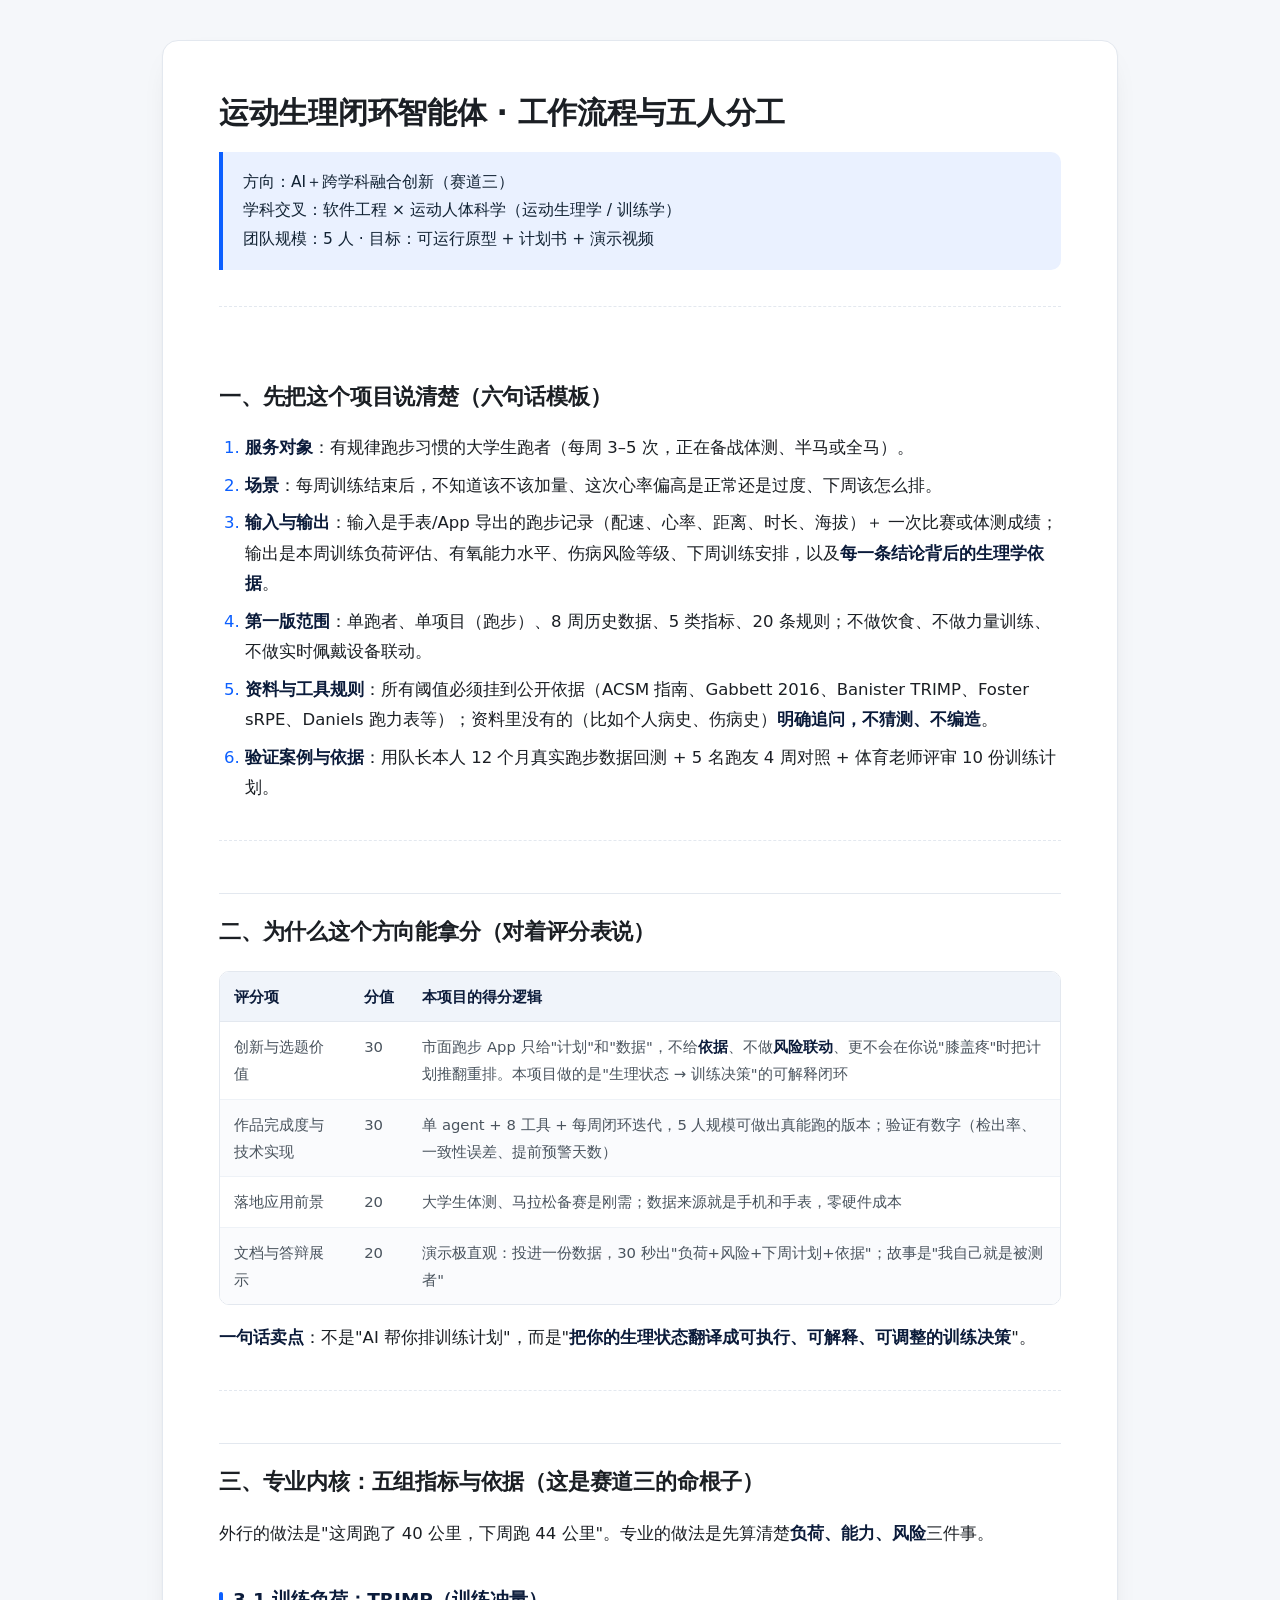
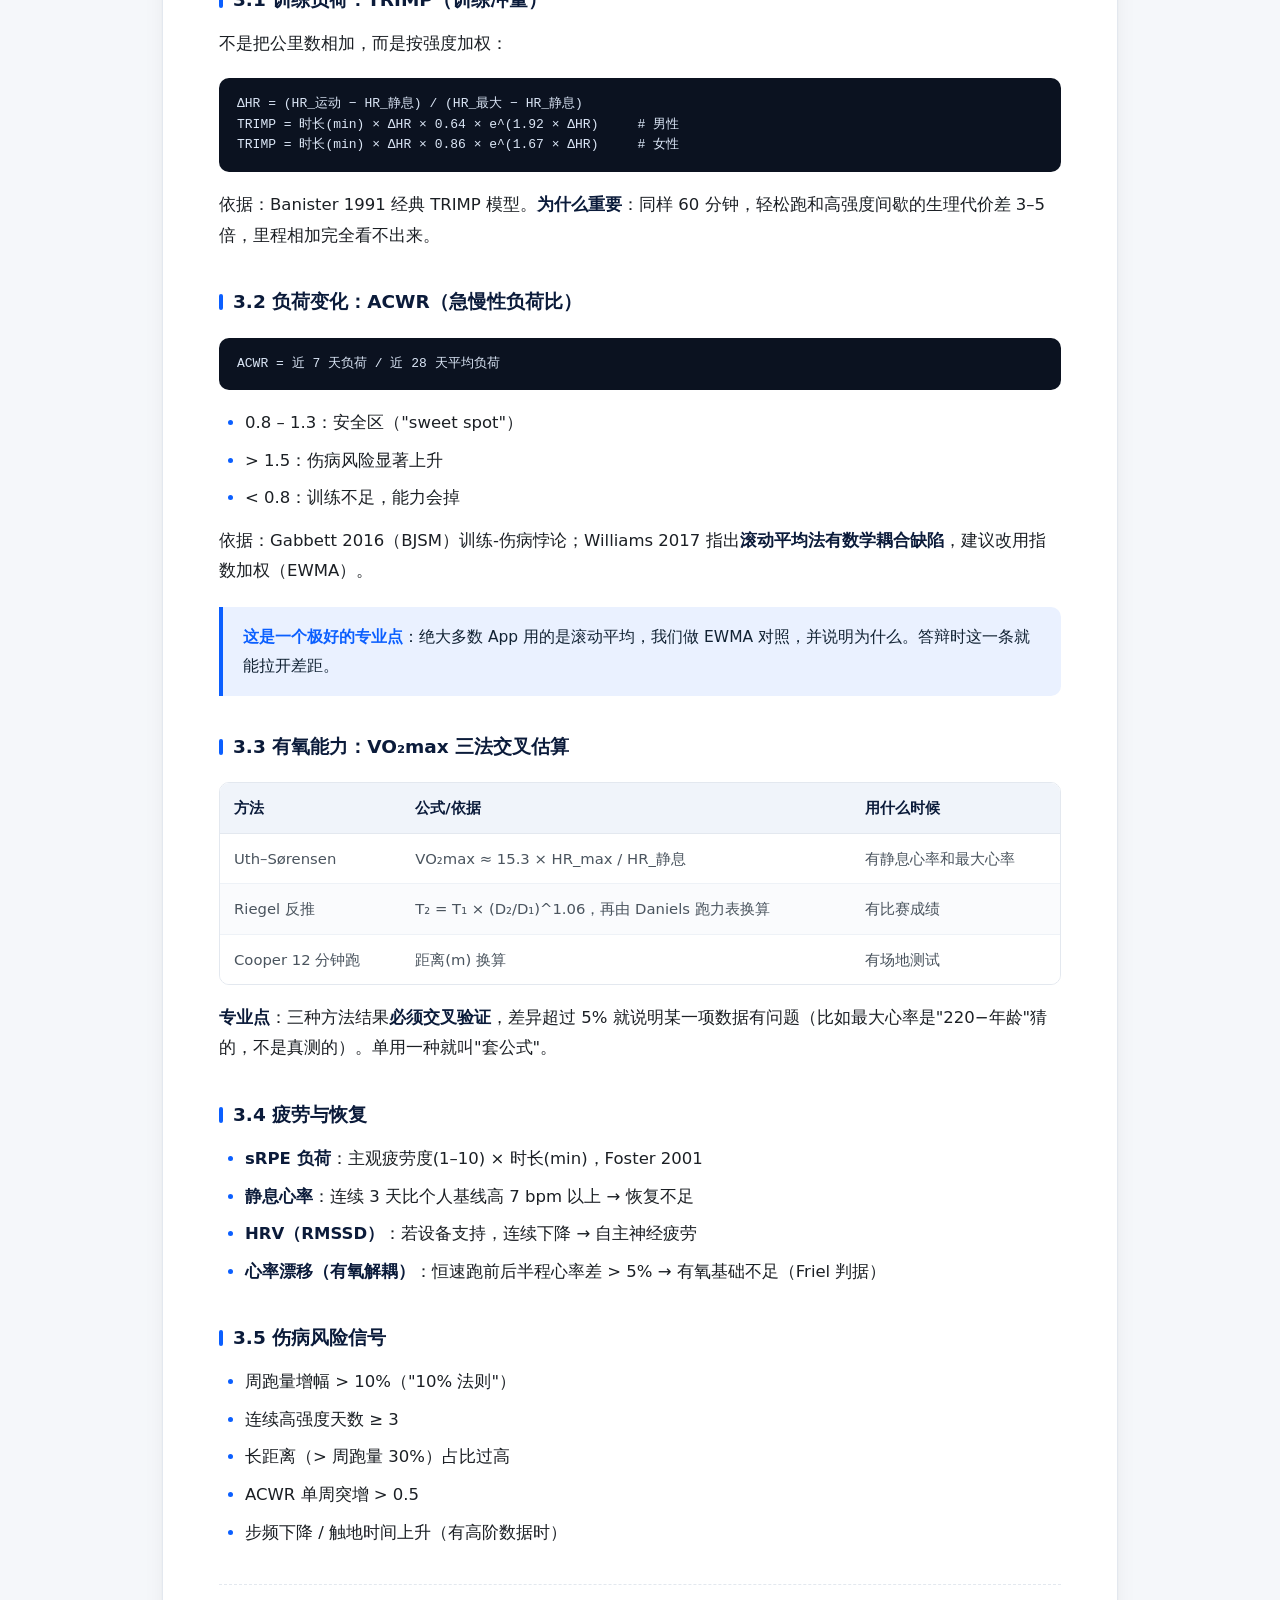
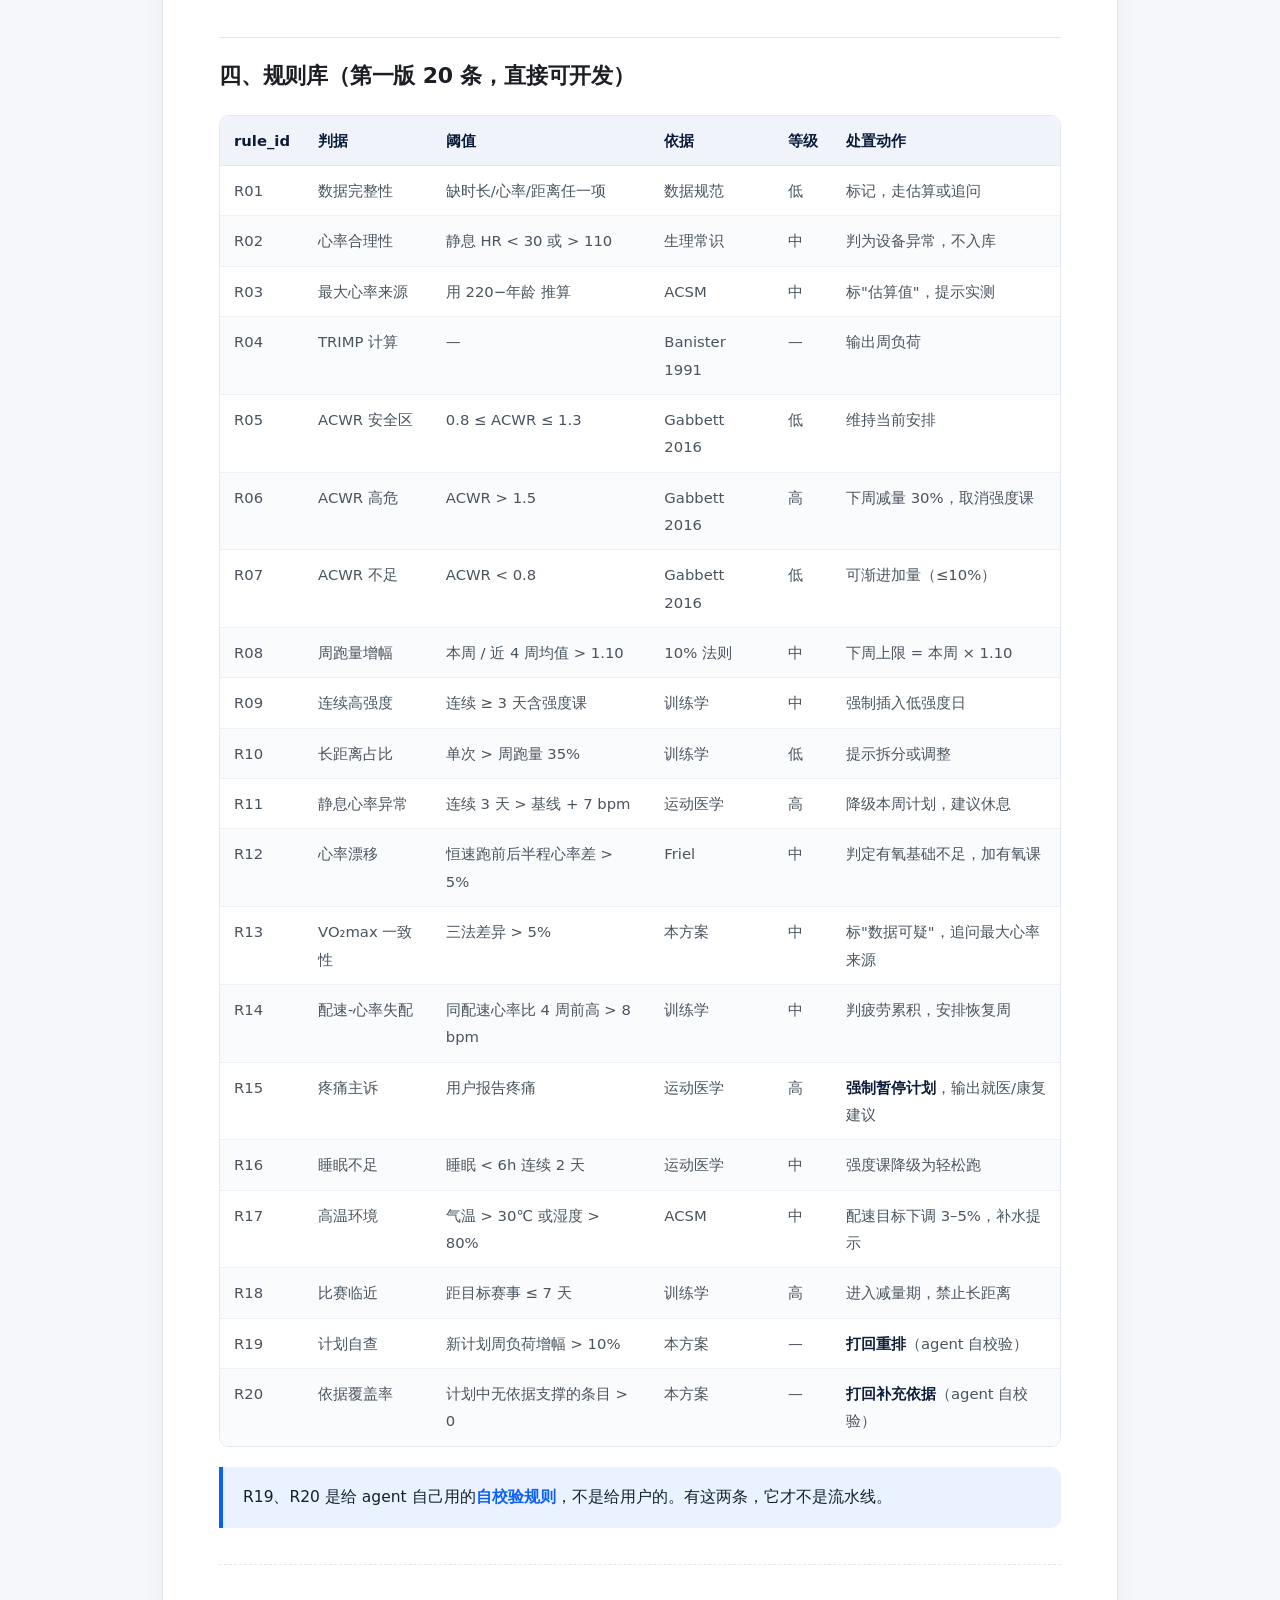
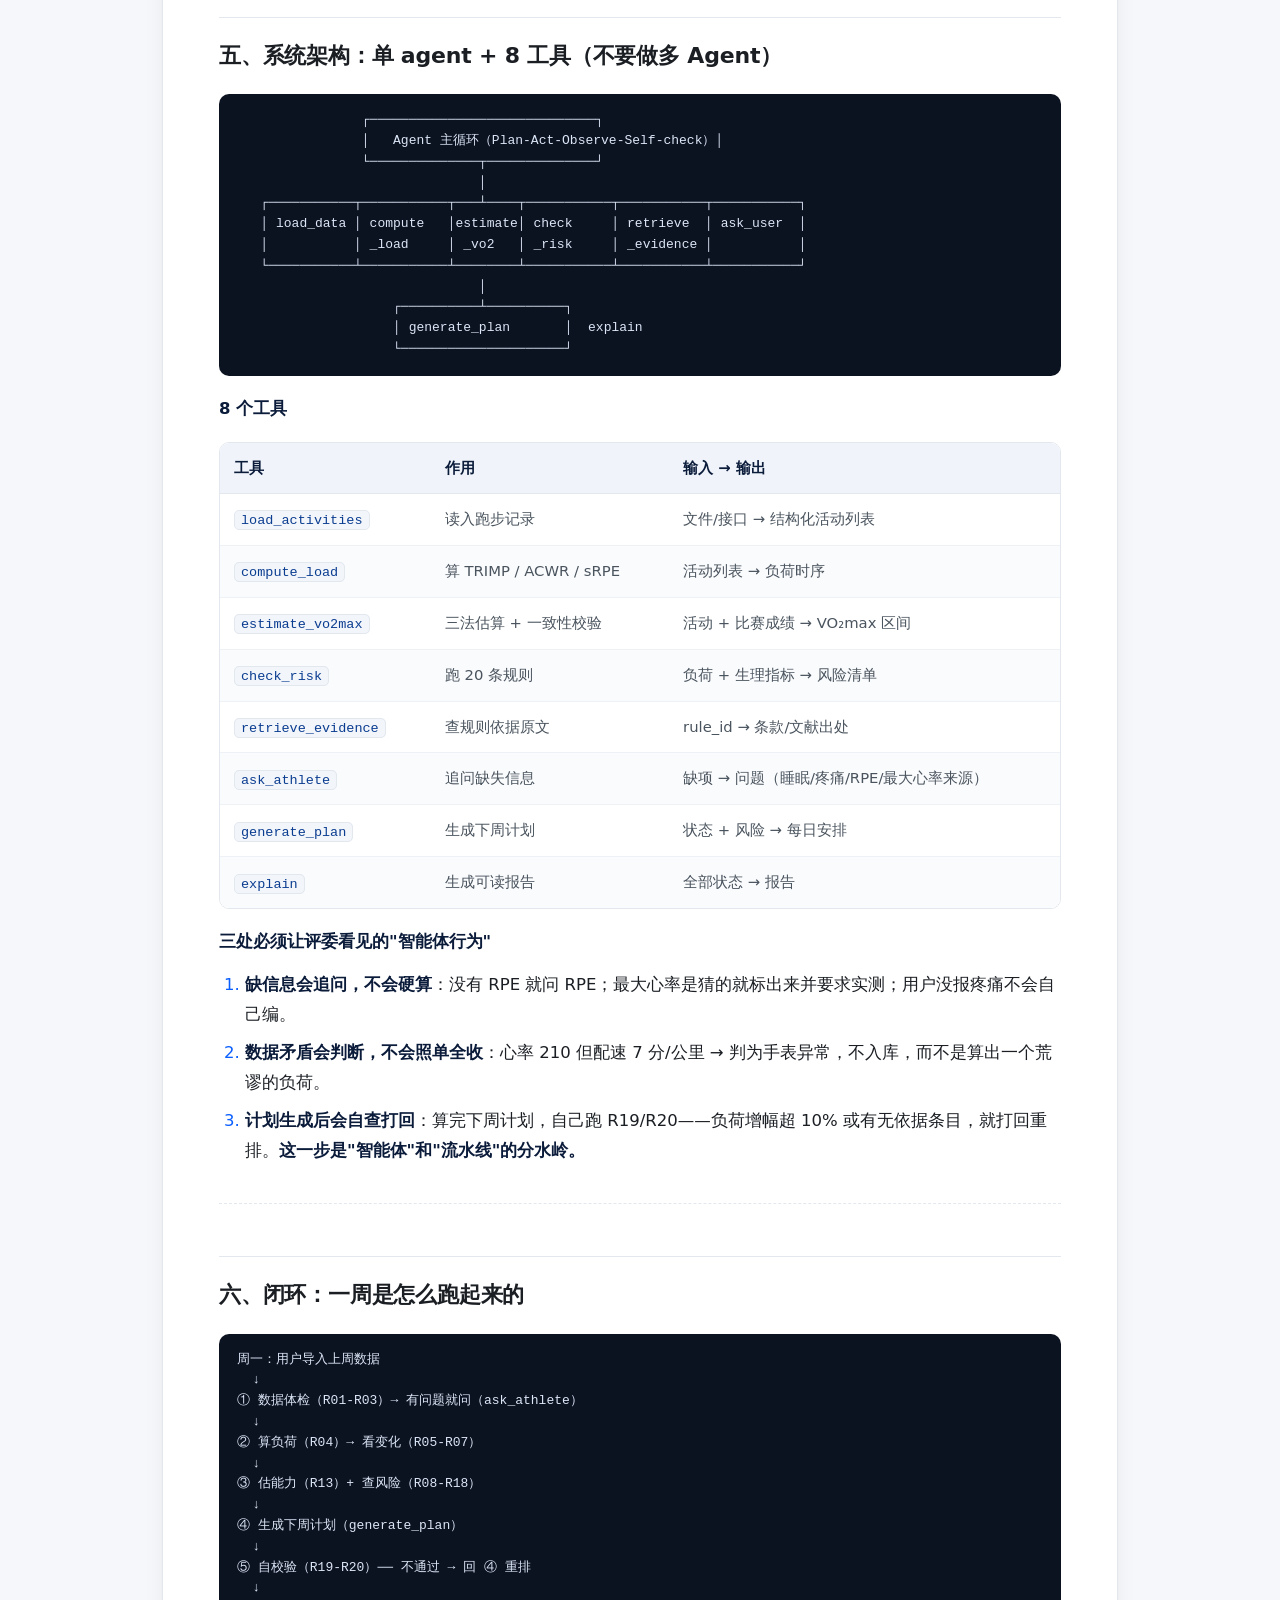
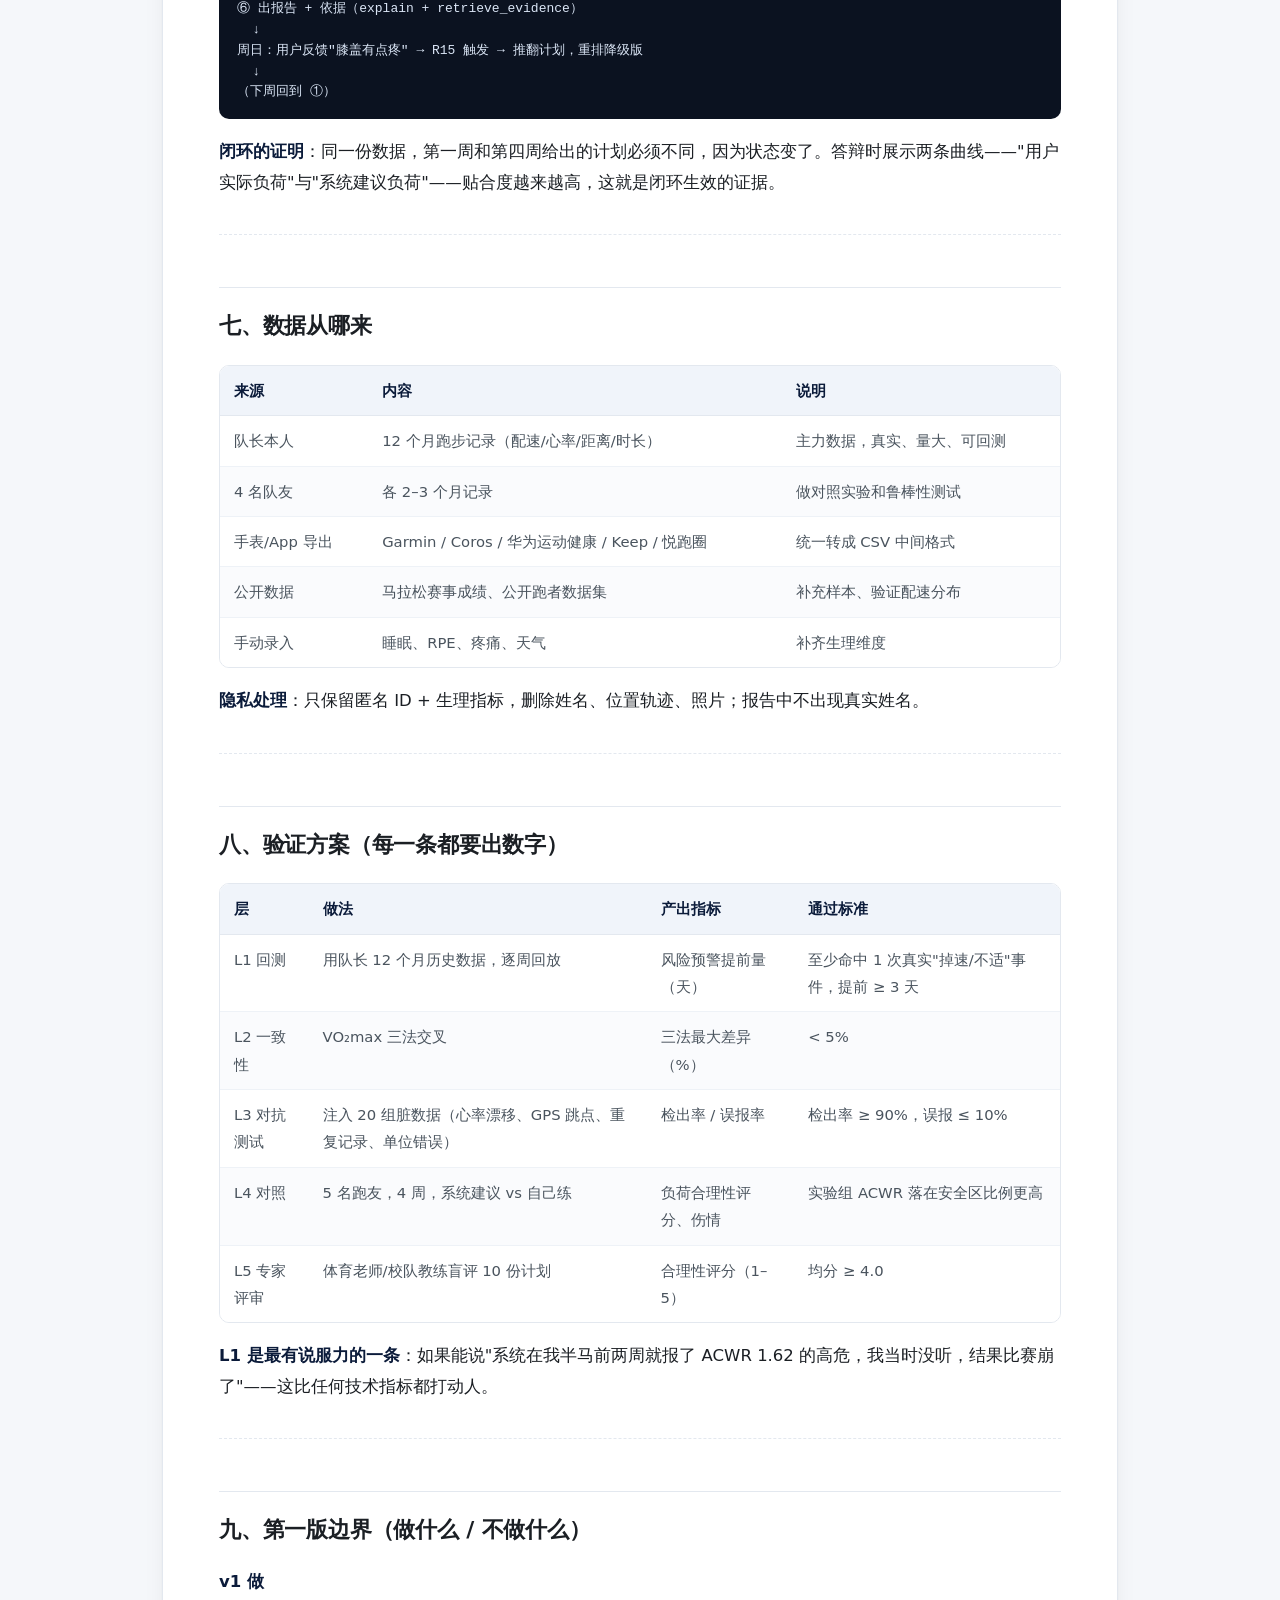
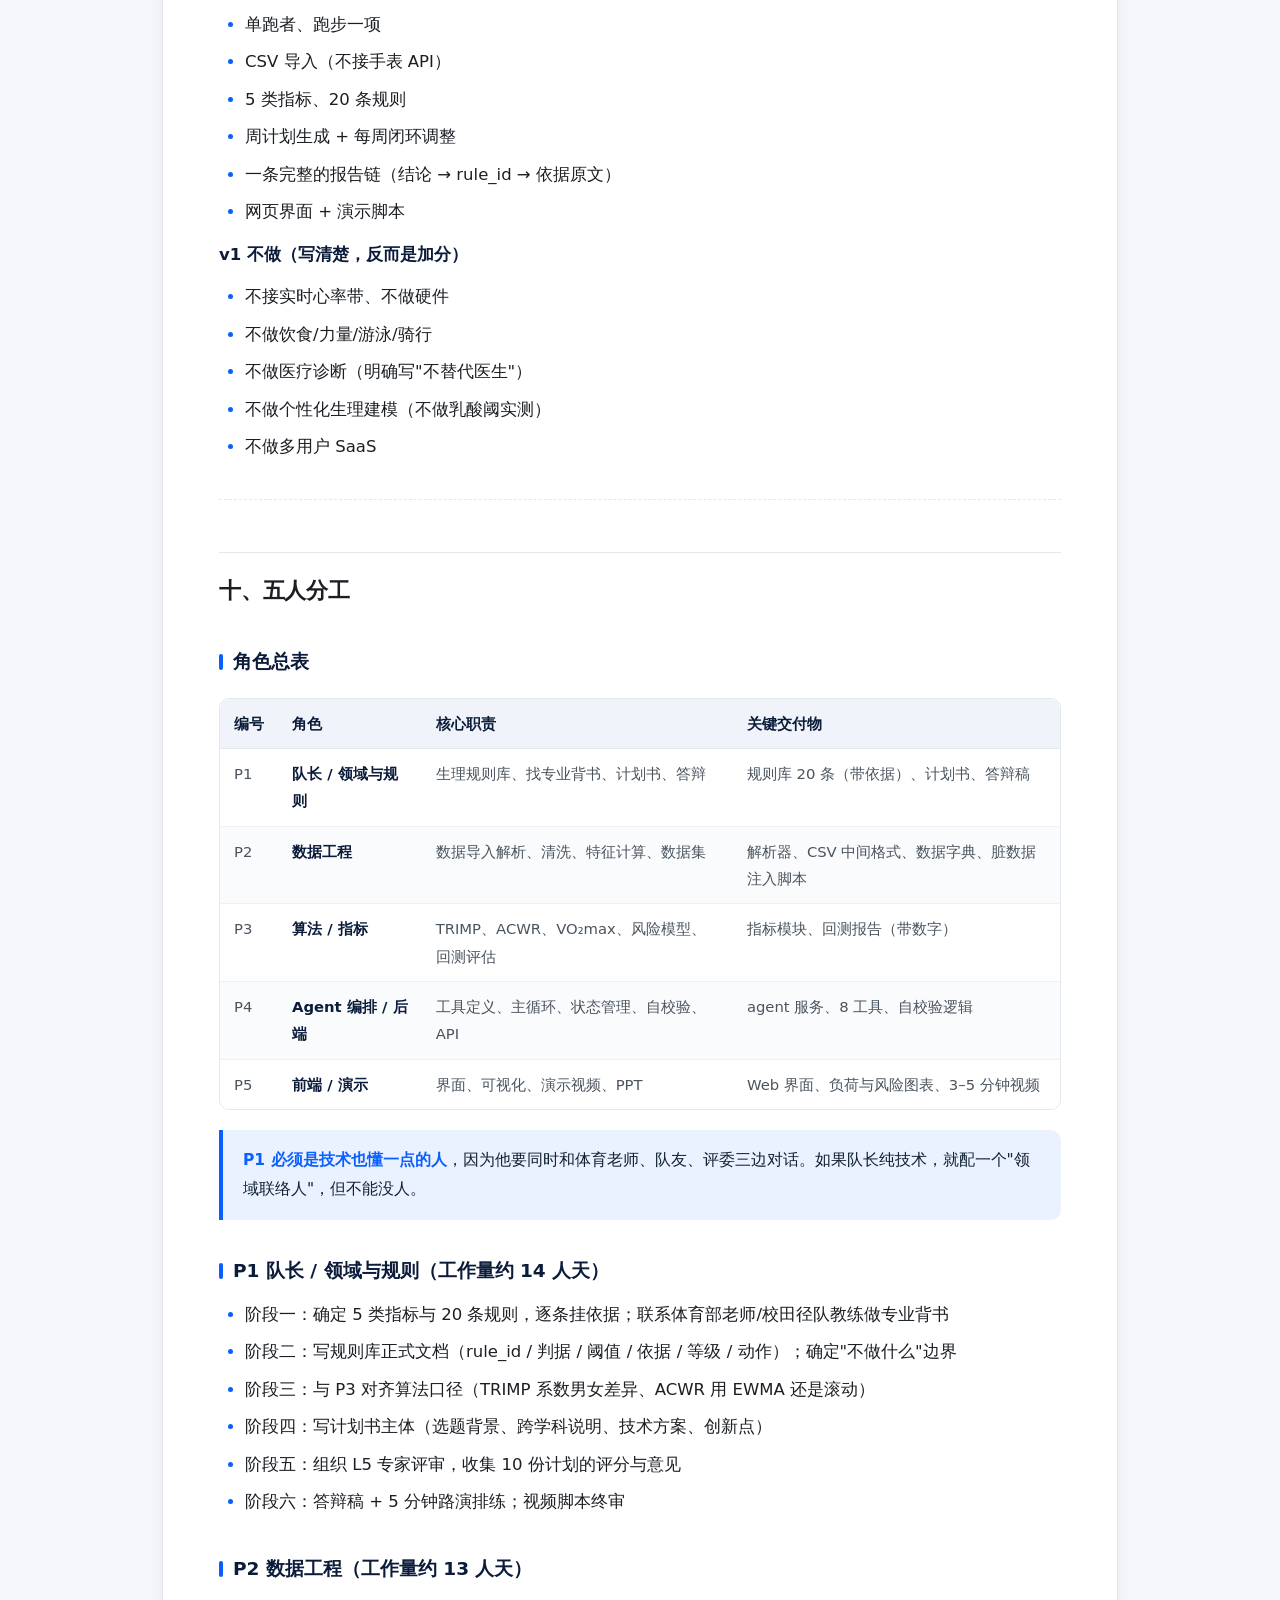
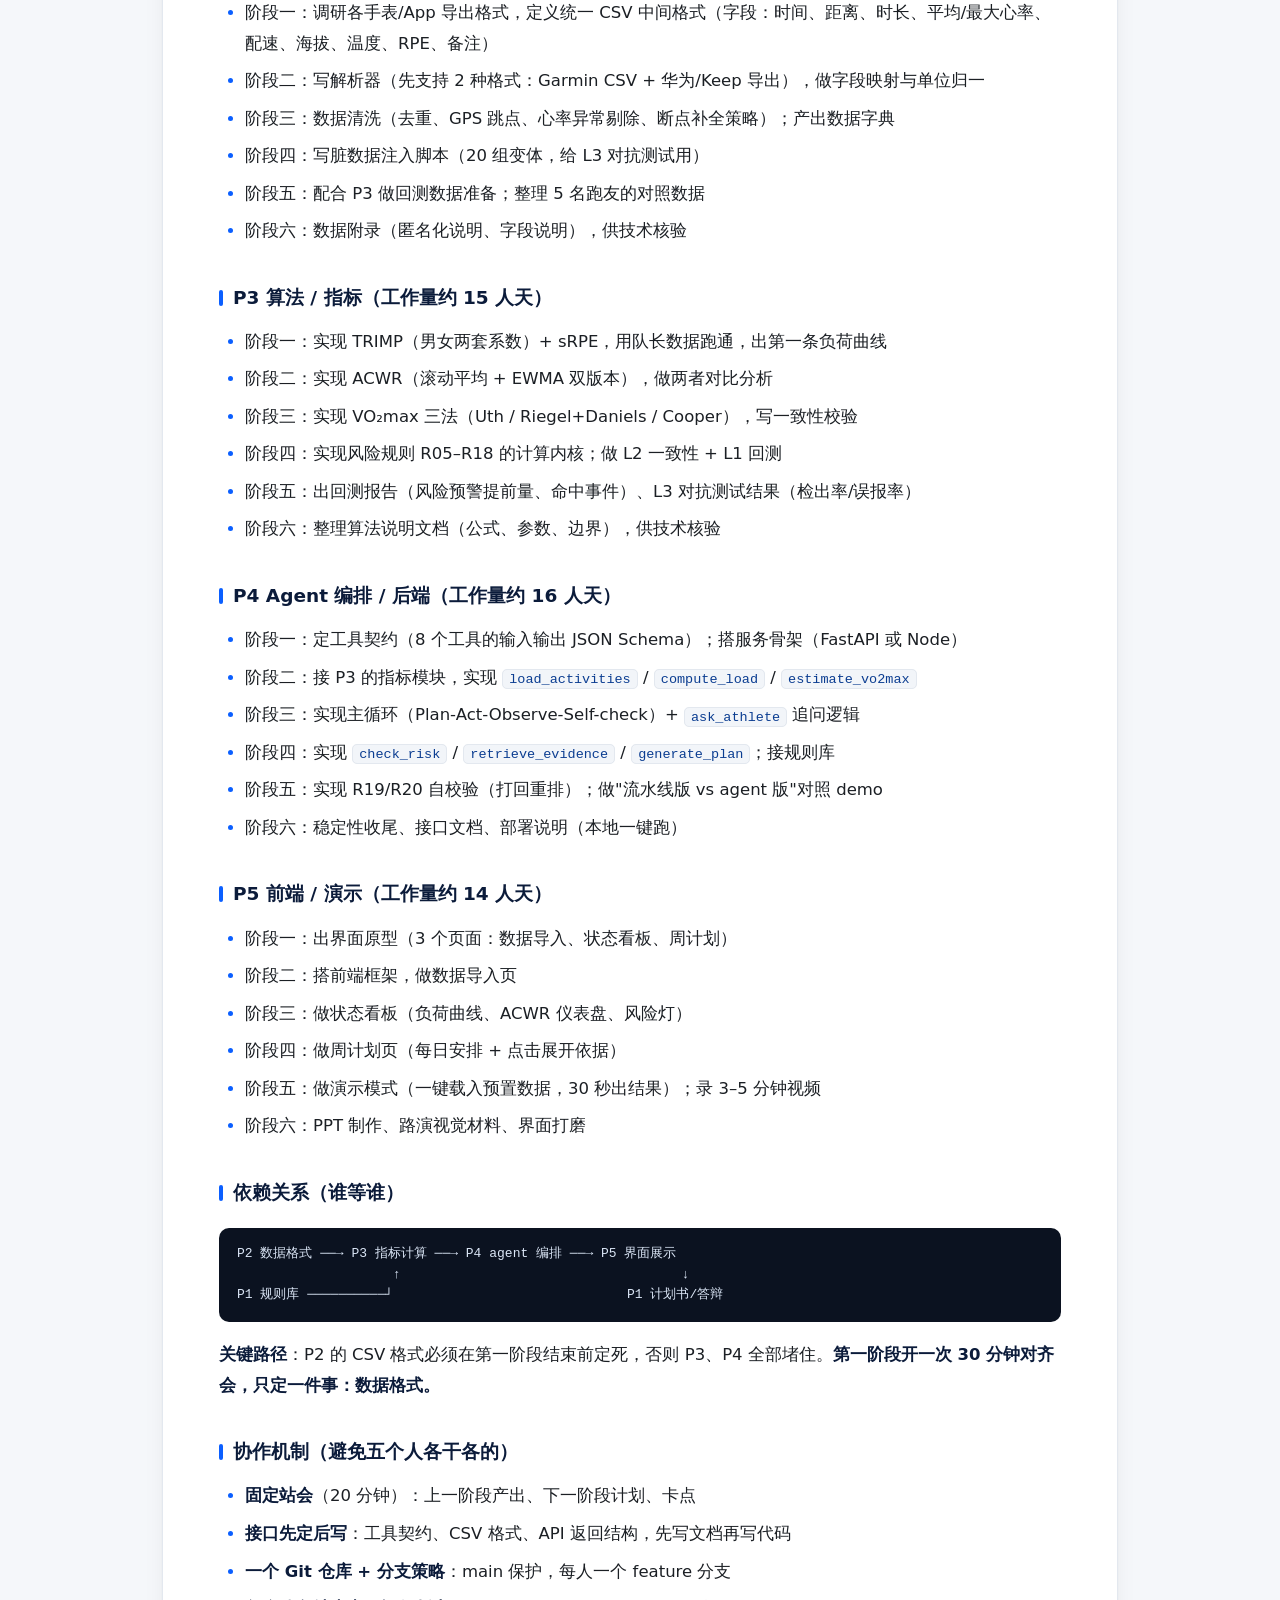
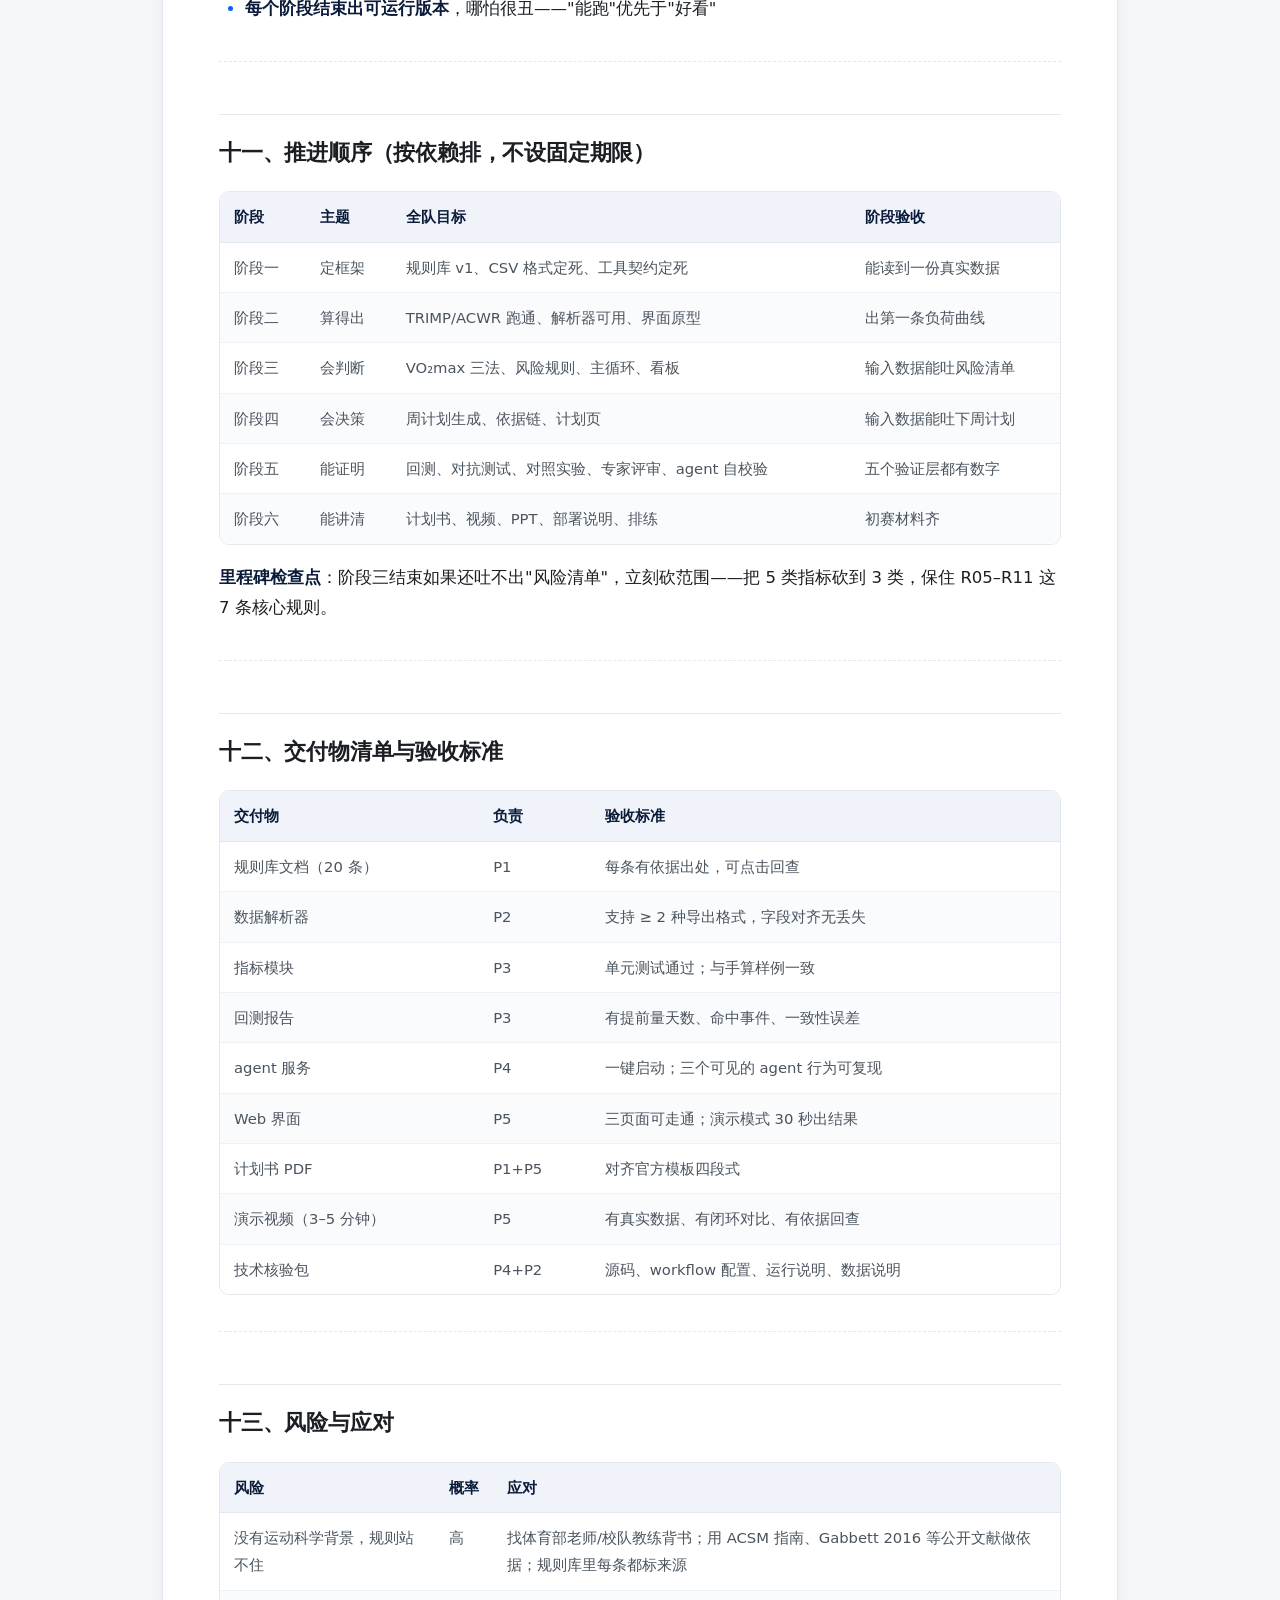
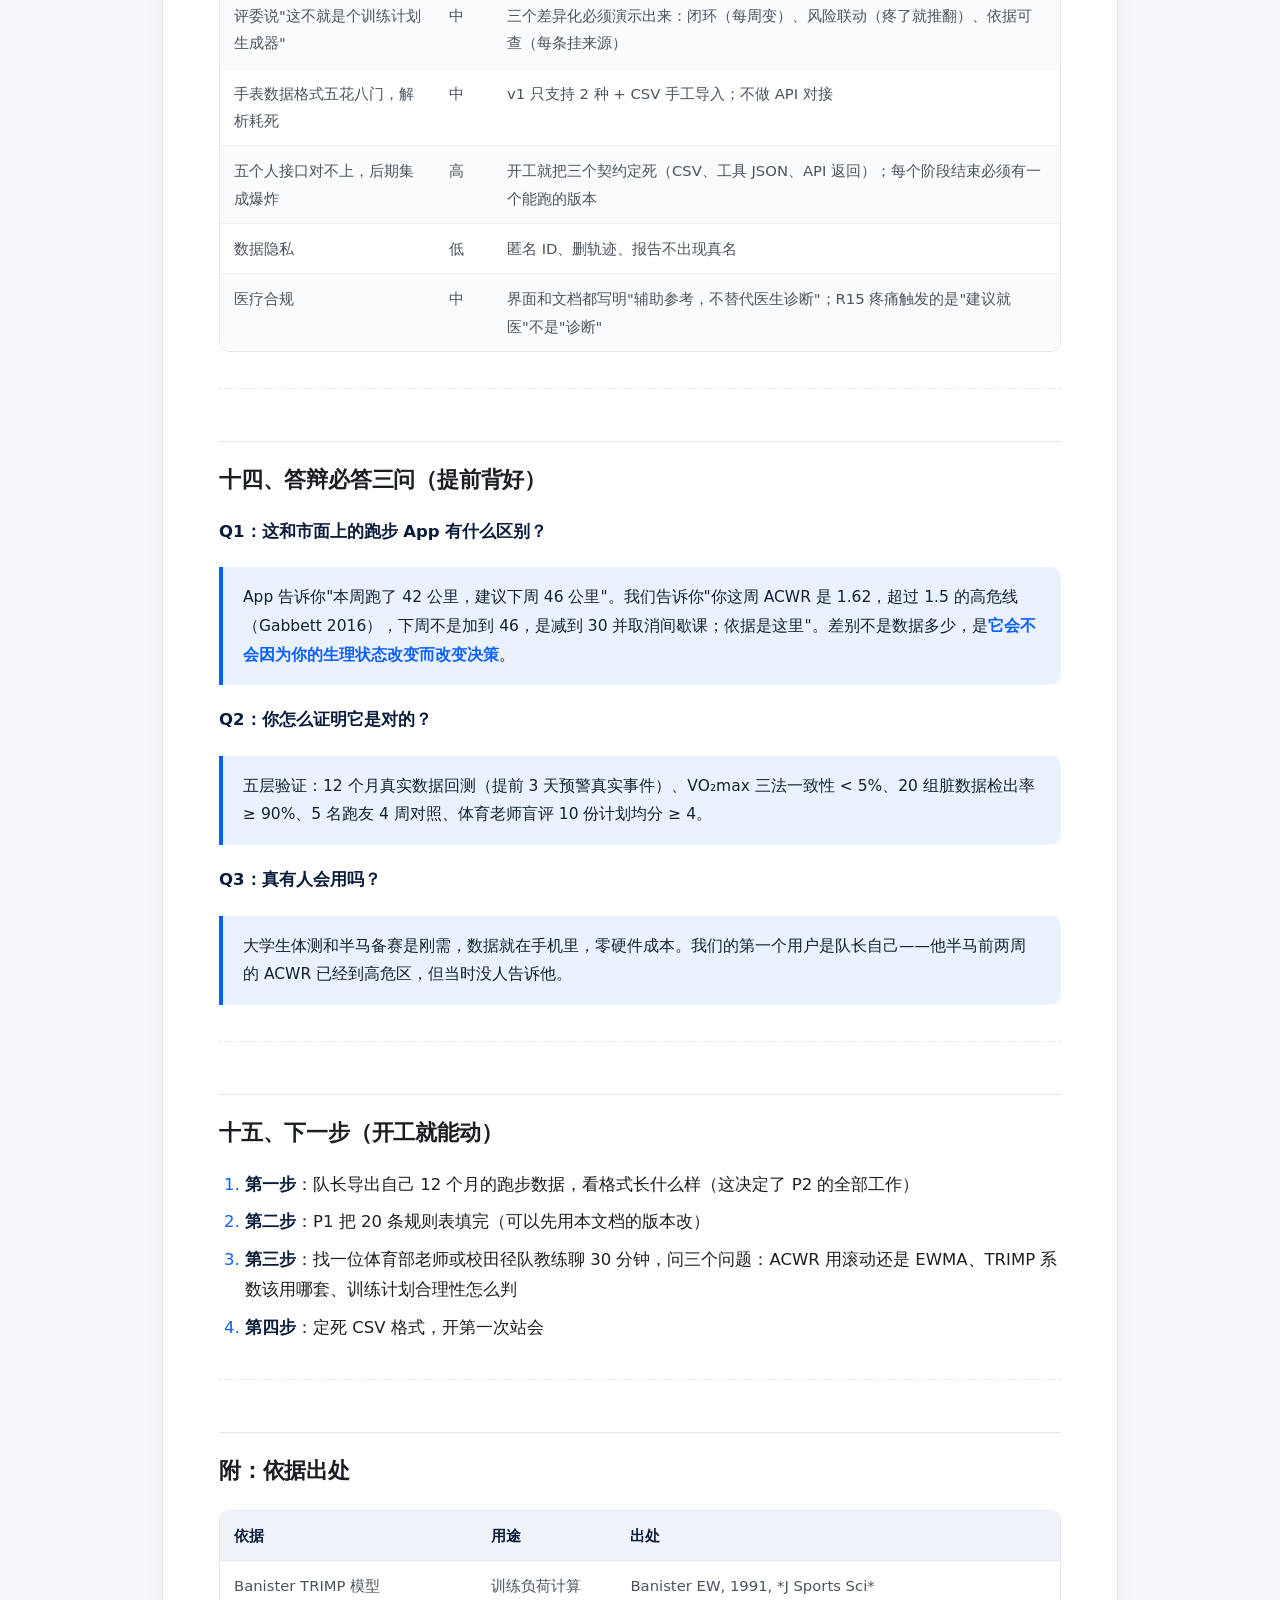
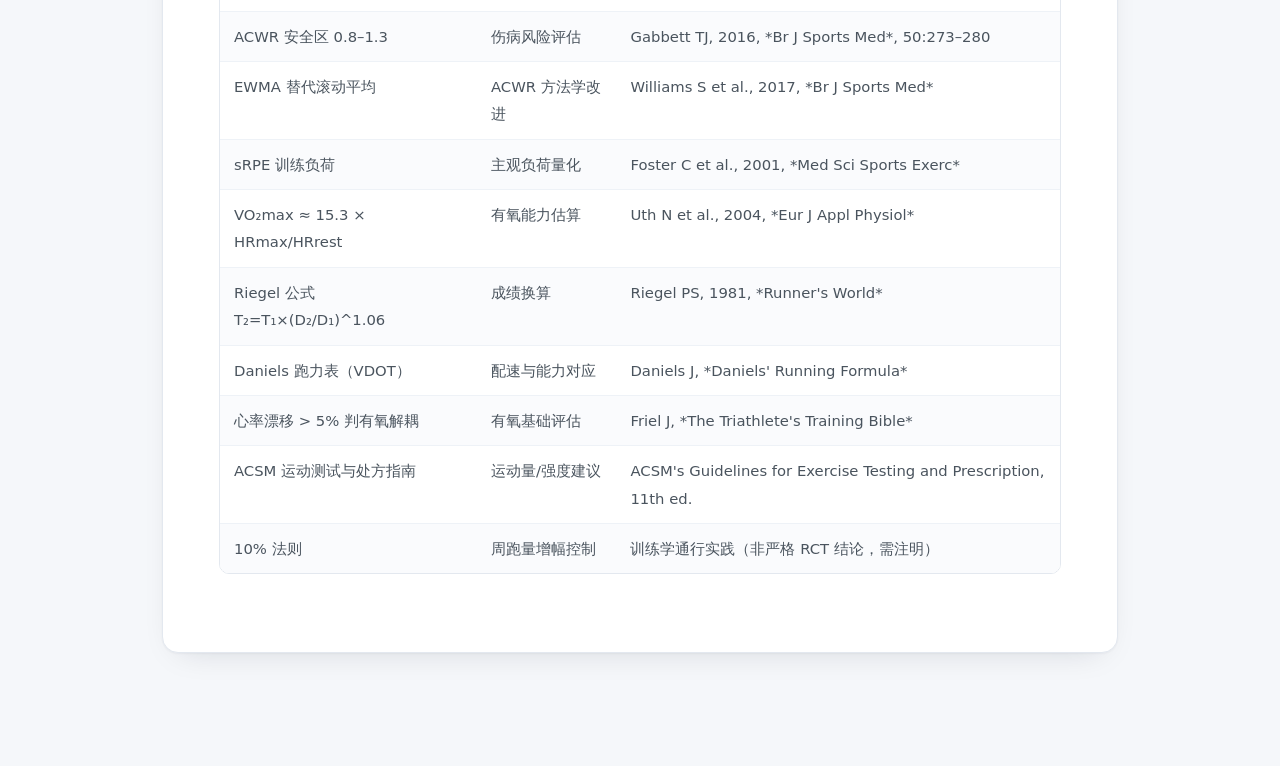
<file: 运动生理闭环智能体-工作流程与五人分工.html>
<!DOCTYPE html>
<html lang="zh-CN">
<head>
<meta charset="utf-8">
<meta name="viewport" content="width=device-width, initial-scale=1">
<title>运动生理闭环智能体 · 工作流程与五人分工</title>
<style>
:root{
  --ink:#1b1f24; --ink-soft:#4a545e; --line:#e3e8ef; --bg:#f5f7fa;
  --accent:#0b5fff; --accent-soft:#eaf1ff; --warn:#b45309; --ok:#0a7a45;
}
*{box-sizing:border-box}
body{
  margin:0; background:var(--bg); color:var(--ink);
  font-family:"Microsoft YaHei","PingFang SC","Hiragino Sans GB","Segoe UI",system-ui,sans-serif;
  font-size:16.5px; line-height:1.85; -webkit-font-smoothing:antialiased;
}
.wrap{max-width:1000px;margin:0 auto;padding:40px 22px 90px}
.card{background:#fff;border:1px solid var(--line);border-radius:16px;
  box-shadow:0 1px 2px rgba(16,24,40,.04),0 12px 32px -18px rgba(16,24,40,.18);
  padding:52px 56px 60px}
h1{font-size:30px;line-height:1.35;margin:0 0 6px;letter-spacing:-.3px}
h1+blockquote{margin-top:18px}
h2{font-size:22px;margin:52px 0 16px;padding-top:18px;border-top:1px solid var(--line);letter-spacing:-.2px}
h2:first-of-type{border-top:0}
h3{font-size:18.5px;margin:34px 0 12px;color:#0b1b3a}
h3::before{content:"";display:inline-block;width:4px;height:16px;background:var(--accent);
  border-radius:2px;margin-right:10px;vertical-align:-2px}
p{margin:12px 0}
strong{color:#0b1b3a}
a{color:var(--accent);text-decoration:none;border-bottom:1px solid #bcd0ff}
ul,ol{margin:12px 0;padding-left:26px}
li{margin:7px 0}
li::marker{color:var(--accent)}
hr{border:0;border-top:1px dashed var(--line);margin:36px 0}
blockquote{margin:20px 0;padding:16px 20px;background:var(--accent-soft);
  border-left:4px solid var(--accent);border-radius:0 10px 10px 0;color:#123;font-size:15.5px}
blockquote strong{color:var(--accent)}
code{background:#f2f5f9;border:1px solid var(--line);border-radius:5px;
  padding:1.5px 6px;font-family:"Cascadia Mono",Consolas,monospace;font-size:13.5px;color:#0b3d91}
pre.code{overflow-x:auto;margin:18px 0;padding:16px 18px;background:#0b1220;color:#dbe6f6;
  border-radius:10px;font-family:"Cascadia Mono",Consolas,"Courier New",monospace;
  font-size:13px;line-height:1.6;white-space:pre}
pre.code code{background:none;border:0;padding:0;color:inherit;font-size:inherit}
.table-wrap{overflow-x:auto;margin:18px 0;border:1px solid var(--line);border-radius:10px}
table{border-collapse:collapse;width:100%;font-size:14.8px;background:#fff}
thead th{background:#f0f4fa;text-align:left;font-weight:700;color:#0b1b3a;
  padding:11px 14px;border-bottom:1px solid var(--line);white-space:nowrap}
tbody td{padding:11px 14px;border-bottom:1px solid #eef2f7;vertical-align:top;color:var(--ink-soft)}
tbody tr:last-child td{border-bottom:0}
tbody tr:nth-child(even){background:#fafbfd}
tbody tr:hover{background:#f3f7ff}
@media (max-width:720px){
  .card{padding:28px 20px 36px;border-radius:12px}
  .wrap{padding:16px 10px 60px}
  h1{font-size:24px} h2{font-size:19px} body{font-size:15.5px}
}
</style>
</head>
<body>
<div class="wrap"><article class="card">
<h1 id="运动生理闭环智能体-工作流程与五人分工">运动生理闭环智能体 · 工作流程与五人分工</h1>
<blockquote>方向：AI＋跨学科融合创新（赛道三）<br>学科交叉：软件工程 × 运动人体科学（运动生理学 / 训练学）<br>团队规模：5 人 · 目标：可运行原型 + 计划书 + 演示视频</blockquote>
<hr>
<h2 id="一-先把这个项目说清楚-六句话模板">一、先把这个项目说清楚（六句话模板）</h2>
<ol>
<li><strong>服务对象</strong>：有规律跑步习惯的大学生跑者（每周 3–5 次，正在备战体测、半马或全马）。</li>
<li><strong>场景</strong>：每周训练结束后，不知道该不该加量、这次心率偏高是正常还是过度、下周该怎么排。</li>
<li><strong>输入与输出</strong>：输入是手表/App 导出的跑步记录（配速、心率、距离、时长、海拔）＋ 一次比赛或体测成绩；输出是本周训练负荷评估、有氧能力水平、伤病风险等级、下周训练安排，以及<strong>每一条结论背后的生理学依据</strong>。</li>
<li><strong>第一版范围</strong>：单跑者、单项目（跑步）、8 周历史数据、5 类指标、20 条规则；不做饮食、不做力量训练、不做实时佩戴设备联动。</li>
<li><strong>资料与工具规则</strong>：所有阈值必须挂到公开依据（ACSM 指南、Gabbett 2016、Banister TRIMP、Foster sRPE、Daniels 跑力表等）；资料里没有的（比如个人病史、伤病史）<strong>明确追问，不猜测、不编造</strong>。</li>
<li><strong>验证案例与依据</strong>：用队长本人 12 个月真实跑步数据回测 + 5 名跑友 4 周对照 + 体育老师评审 10 份训练计划。</li>
</ol>
<hr>
<h2 id="二-为什么这个方向能拿分-对着评分表说">二、为什么这个方向能拿分（对着评分表说）</h2>
<div class="table-wrap"><table>
<thead><tr><th>评分项</th><th>分值</th><th>本项目的得分逻辑</th></tr></thead>
<tbody>
<tr><td>创新与选题价值</td><td>30</td><td>市面跑步 App 只给"计划"和"数据"，不给<strong>依据</strong>、不做<strong>风险联动</strong>、更不会在你说"膝盖疼"时把计划推翻重排。本项目做的是"生理状态 → 训练决策"的可解释闭环</td></tr>
<tr><td>作品完成度与技术实现</td><td>30</td><td>单 agent + 8 工具 + 每周闭环迭代，5 人规模可做出真能跑的版本；验证有数字（检出率、一致性误差、提前预警天数）</td></tr>
<tr><td>落地应用前景</td><td>20</td><td>大学生体测、马拉松备赛是刚需；数据来源就是手机和手表，零硬件成本</td></tr>
<tr><td>文档与答辩展示</td><td>20</td><td>演示极直观：投进一份数据，30 秒出"负荷+风险+下周计划+依据"；故事是"我自己就是被测者"</td></tr>
</tbody></table></div>
<p><strong>一句话卖点</strong>：不是"AI 帮你排训练计划"，而是"<strong>把你的生理状态翻译成可执行、可解释、可调整的训练决策</strong>"。</p>
<hr>
<h2 id="三-专业内核-五组指标与依据-这是赛道三的命根子">三、专业内核：五组指标与依据（这是赛道三的命根子）</h2>
<p>外行的做法是"这周跑了 40 公里，下周跑 44 公里"。专业的做法是先算清楚<strong>负荷、能力、风险</strong>三件事。</p>
<h3 id="3-1-训练负荷-TRIMP-训练冲量">3.1 训练负荷：TRIMP（训练冲量）</h3>
<p>不是把公里数相加，而是按强度加权：</p>
<pre class="code"><code>ΔHR = (HR_运动 − HR_静息) / (HR_最大 − HR_静息)
TRIMP = 时长(min) × ΔHR × 0.64 × e^(1.92 × ΔHR)     # 男性
TRIMP = 时长(min) × ΔHR × 0.86 × e^(1.67 × ΔHR)     # 女性</code></pre>
<p>依据：Banister 1991 经典 TRIMP 模型。<strong>为什么重要</strong>：同样 60 分钟，轻松跑和高强度间歇的生理代价差 3–5 倍，里程相加完全看不出来。</p>
<h3 id="3-2-负荷变化-ACWR-急慢性负荷比">3.2 负荷变化：ACWR（急慢性负荷比）</h3>
<pre class="code"><code>ACWR = 近 7 天负荷 / 近 28 天平均负荷</code></pre>
<ul>
<li>0.8 – 1.3：安全区（"sweet spot"）</li>
<li>&gt; 1.5：伤病风险显著上升</li>
<li>&lt; 0.8：训练不足，能力会掉</li>
</ul>
<p>依据：Gabbett 2016（BJSM）训练-伤病悖论；Williams 2017 指出<strong>滚动平均法有数学耦合缺陷</strong>，建议改用指数加权（EWMA）。</p>
<blockquote><strong>这是一个极好的专业点</strong>：绝大多数 App 用的是滚动平均，我们做 EWMA 对照，并说明为什么。答辩时这一条就能拉开差距。</blockquote>
<h3 id="3-3-有氧能力-VO₂max-三法交叉估算">3.3 有氧能力：VO₂max 三法交叉估算</h3>
<div class="table-wrap"><table>
<thead><tr><th>方法</th><th>公式/依据</th><th>用什么时候</th></tr></thead>
<tbody>
<tr><td>Uth–Sørensen</td><td>VO₂max ≈ 15.3 × HR_max / HR_静息</td><td>有静息心率和最大心率</td></tr>
<tr><td>Riegel 反推</td><td>T₂ = T₁ × (D₂/D₁)^1.06，再由 Daniels 跑力表换算</td><td>有比赛成绩</td></tr>
<tr><td>Cooper 12 分钟跑</td><td>距离(m) 换算</td><td>有场地测试</td></tr>
</tbody></table></div>
<p><strong>专业点</strong>：三种方法结果<strong>必须交叉验证</strong>，差异超过 5% 就说明某一项数据有问题（比如最大心率是"220−年龄"猜的，不是真测的）。单用一种就叫"套公式"。</p>
<h3 id="3-4-疲劳与恢复">3.4 疲劳与恢复</h3>
<ul>
<li><strong>sRPE 负荷</strong>：主观疲劳度(1–10) × 时长(min)，Foster 2001</li>
<li><strong>静息心率</strong>：连续 3 天比个人基线高 7 bpm 以上 → 恢复不足</li>
<li><strong>HRV（RMSSD）</strong>：若设备支持，连续下降 → 自主神经疲劳</li>
<li><strong>心率漂移（有氧解耦）</strong>：恒速跑前后半程心率差 &gt; 5% → 有氧基础不足（Friel 判据）</li>
</ul>
<h3 id="3-5-伤病风险信号">3.5 伤病风险信号</h3>
<ul>
<li>周跑量增幅 &gt; 10%（"10% 法则"）</li>
<li>连续高强度天数 ≥ 3</li>
<li>长距离（&gt; 周跑量 30%）占比过高</li>
<li>ACWR 单周突增 &gt; 0.5</li>
<li>步频下降 / 触地时间上升（有高阶数据时）</li>
</ul>
<hr>
<h2 id="四-规则库-第一版-20-条-直接可开发">四、规则库（第一版 20 条，直接可开发）</h2>
<div class="table-wrap"><table>
<thead><tr><th>rule_id</th><th>判据</th><th>阈值</th><th>依据</th><th>等级</th><th>处置动作</th></tr></thead>
<tbody>
<tr><td>R01</td><td>数据完整性</td><td>缺时长/心率/距离任一项</td><td>数据规范</td><td>低</td><td>标记，走估算或追问</td></tr>
<tr><td>R02</td><td>心率合理性</td><td>静息 HR &lt; 30 或 &gt; 110</td><td>生理常识</td><td>中</td><td>判为设备异常，不入库</td></tr>
<tr><td>R03</td><td>最大心率来源</td><td>用 220−年龄 推算</td><td>ACSM</td><td>中</td><td>标"估算值"，提示实测</td></tr>
<tr><td>R04</td><td>TRIMP 计算</td><td>—</td><td>Banister 1991</td><td>—</td><td>输出周负荷</td></tr>
<tr><td>R05</td><td>ACWR 安全区</td><td>0.8 ≤ ACWR ≤ 1.3</td><td>Gabbett 2016</td><td>低</td><td>维持当前安排</td></tr>
<tr><td>R06</td><td>ACWR 高危</td><td>ACWR &gt; 1.5</td><td>Gabbett 2016</td><td>高</td><td>下周减量 30%，取消强度课</td></tr>
<tr><td>R07</td><td>ACWR 不足</td><td>ACWR &lt; 0.8</td><td>Gabbett 2016</td><td>低</td><td>可渐进加量（≤10%）</td></tr>
<tr><td>R08</td><td>周跑量增幅</td><td>本周 / 近 4 周均值 &gt; 1.10</td><td>10% 法则</td><td>中</td><td>下周上限 = 本周 × 1.10</td></tr>
<tr><td>R09</td><td>连续高强度</td><td>连续 ≥ 3 天含强度课</td><td>训练学</td><td>中</td><td>强制插入低强度日</td></tr>
<tr><td>R10</td><td>长距离占比</td><td>单次 &gt; 周跑量 35%</td><td>训练学</td><td>低</td><td>提示拆分或调整</td></tr>
<tr><td>R11</td><td>静息心率异常</td><td>连续 3 天 &gt; 基线 + 7 bpm</td><td>运动医学</td><td>高</td><td>降级本周计划，建议休息</td></tr>
<tr><td>R12</td><td>心率漂移</td><td>恒速跑前后半程心率差 &gt; 5%</td><td>Friel</td><td>中</td><td>判定有氧基础不足，加有氧课</td></tr>
<tr><td>R13</td><td>VO₂max 一致性</td><td>三法差异 &gt; 5%</td><td>本方案</td><td>中</td><td>标"数据可疑"，追问最大心率来源</td></tr>
<tr><td>R14</td><td>配速-心率失配</td><td>同配速心率比 4 周前高 &gt; 8 bpm</td><td>训练学</td><td>中</td><td>判疲劳累积，安排恢复周</td></tr>
<tr><td>R15</td><td>疼痛主诉</td><td>用户报告疼痛</td><td>运动医学</td><td>高</td><td><strong>强制暂停计划</strong>，输出就医/康复建议</td></tr>
<tr><td>R16</td><td>睡眠不足</td><td>睡眠 &lt; 6h 连续 2 天</td><td>运动医学</td><td>中</td><td>强度课降级为轻松跑</td></tr>
<tr><td>R17</td><td>高温环境</td><td>气温 &gt; 30℃ 或湿度 &gt; 80%</td><td>ACSM</td><td>中</td><td>配速目标下调 3–5%，补水提示</td></tr>
<tr><td>R18</td><td>比赛临近</td><td>距目标赛事 ≤ 7 天</td><td>训练学</td><td>高</td><td>进入减量期，禁止长距离</td></tr>
<tr><td>R19</td><td>计划自查</td><td>新计划周负荷增幅 &gt; 10%</td><td>本方案</td><td>—</td><td><strong>打回重排</strong>（agent 自校验）</td></tr>
<tr><td>R20</td><td>依据覆盖率</td><td>计划中无依据支撑的条目 &gt; 0</td><td>本方案</td><td>—</td><td><strong>打回补充依据</strong>（agent 自校验）</td></tr>
</tbody></table></div>
<blockquote>R19、R20 是给 agent 自己用的<strong>自校验规则</strong>，不是给用户的。有这两条，它才不是流水线。</blockquote>
<hr>
<h2 id="五-系统架构-单-agent-8-工具-不要做多-Agent">五、系统架构：单 agent + 8 工具（不要做多 Agent）</h2>
<pre class="code"><code>                ┌─────────────────────────────┐
                │   Agent 主循环（Plan-Act-Observe-Self-check）│
                └──────────────┬──────────────┘
                               │
   ┌───────────┬───────────┬───┴────┬───────────┬───────────┬───────────┐
   │ load_data │ compute   │estimate│ check     │ retrieve  │ ask_user  │
   │           │ _load     │ _vo2   │ _risk     │ _evidence │           │
   └───────────┴───────────┴────────┴───────────┴───────────┴───────────┘
                               │
                    ┌──────────┴──────────┐
                    │ generate_plan       │  explain
                    └─────────────────────┘</code></pre>
<p><strong>8 个工具</strong></p>
<div class="table-wrap"><table>
<thead><tr><th>工具</th><th>作用</th><th>输入 → 输出</th></tr></thead>
<tbody>
<tr><td><code>load_activities</code></td><td>读入跑步记录</td><td>文件/接口 → 结构化活动列表</td></tr>
<tr><td><code>compute_load</code></td><td>算 TRIMP / ACWR / sRPE</td><td>活动列表 → 负荷时序</td></tr>
<tr><td><code>estimate_vo2max</code></td><td>三法估算 + 一致性校验</td><td>活动 + 比赛成绩 → VO₂max 区间</td></tr>
<tr><td><code>check_risk</code></td><td>跑 20 条规则</td><td>负荷 + 生理指标 → 风险清单</td></tr>
<tr><td><code>retrieve_evidence</code></td><td>查规则依据原文</td><td>rule_id → 条款/文献出处</td></tr>
<tr><td><code>ask_athlete</code></td><td>追问缺失信息</td><td>缺项 → 问题（睡眠/疼痛/RPE/最大心率来源）</td></tr>
<tr><td><code>generate_plan</code></td><td>生成下周计划</td><td>状态 + 风险 → 每日安排</td></tr>
<tr><td><code>explain</code></td><td>生成可读报告</td><td>全部状态 → 报告</td></tr>
</tbody></table></div>
<p><strong>三处必须让评委看见的"智能体行为"</strong></p>
<ol>
<li><strong>缺信息会追问，不会硬算</strong>：没有 RPE 就问 RPE；最大心率是猜的就标出来并要求实测；用户没报疼痛不会自己编。</li>
<li><strong>数据矛盾会判断，不会照单全收</strong>：心率 210 但配速 7 分/公里 → 判为手表异常，不入库，而不是算出一个荒谬的负荷。</li>
<li><strong>计划生成后会自查打回</strong>：算完下周计划，自己跑 R19/R20——负荷增幅超 10% 或有无依据条目，就打回重排。<strong>这一步是"智能体"和"流水线"的分水岭。</strong></li>
</ol>
<hr>
<h2 id="六-闭环-一周是怎么跑起来的">六、闭环：一周是怎么跑起来的</h2>
<pre class="code"><code>周一：用户导入上周数据
  ↓
① 数据体检（R01-R03）→ 有问题就问（ask_athlete）
  ↓
② 算负荷（R04）→ 看变化（R05-R07）
  ↓
③ 估能力（R13）+ 查风险（R08-R18）
  ↓
④ 生成下周计划（generate_plan）
  ↓
⑤ 自校验（R19-R20）── 不通过 → 回 ④ 重排
  ↓
⑥ 出报告 + 依据（explain + retrieve_evidence）
  ↓
周日：用户反馈"膝盖有点疼" → R15 触发 → 推翻计划，重排降级版
  ↓
（下周回到 ①）</code></pre>
<p><strong>闭环的证明</strong>：同一份数据，第一周和第四周给出的计划必须不同，因为状态变了。答辩时展示两条曲线——"用户实际负荷"与"系统建议负荷"——贴合度越来越高，这就是闭环生效的证据。</p>
<hr>
<h2 id="七-数据从哪来">七、数据从哪来</h2>
<div class="table-wrap"><table>
<thead><tr><th>来源</th><th>内容</th><th>说明</th></tr></thead>
<tbody>
<tr><td>队长本人</td><td>12 个月跑步记录（配速/心率/距离/时长）</td><td>主力数据，真实、量大、可回测</td></tr>
<tr><td>4 名队友</td><td>各 2–3 个月记录</td><td>做对照实验和鲁棒性测试</td></tr>
<tr><td>手表/App 导出</td><td>Garmin / Coros / 华为运动健康 / Keep / 悦跑圈</td><td>统一转成 CSV 中间格式</td></tr>
<tr><td>公开数据</td><td>马拉松赛事成绩、公开跑者数据集</td><td>补充样本、验证配速分布</td></tr>
<tr><td>手动录入</td><td>睡眠、RPE、疼痛、天气</td><td>补齐生理维度</td></tr>
</tbody></table></div>
<p><strong>隐私处理</strong>：只保留匿名 ID + 生理指标，删除姓名、位置轨迹、照片；报告中不出现真实姓名。</p>
<hr>
<h2 id="八-验证方案-每一条都要出数字">八、验证方案（每一条都要出数字）</h2>
<div class="table-wrap"><table>
<thead><tr><th>层</th><th>做法</th><th>产出指标</th><th>通过标准</th></tr></thead>
<tbody>
<tr><td>L1 回测</td><td>用队长 12 个月历史数据，逐周回放</td><td>风险预警提前量（天）</td><td>至少命中 1 次真实"掉速/不适"事件，提前 ≥ 3 天</td></tr>
<tr><td>L2 一致性</td><td>VO₂max 三法交叉</td><td>三法最大差异（%）</td><td>&lt; 5%</td></tr>
<tr><td>L3 对抗测试</td><td>注入 20 组脏数据（心率漂移、GPS 跳点、重复记录、单位错误）</td><td>检出率 / 误报率</td><td>检出率 ≥ 90%，误报 ≤ 10%</td></tr>
<tr><td>L4 对照</td><td>5 名跑友，4 周，系统建议 vs 自己练</td><td>负荷合理性评分、伤情</td><td>实验组 ACWR 落在安全区比例更高</td></tr>
<tr><td>L5 专家评审</td><td>体育老师/校队教练盲评 10 份计划</td><td>合理性评分（1–5）</td><td>均分 ≥ 4.0</td></tr>
</tbody></table></div>
<p><strong>L1 是最有说服力的一条</strong>：如果能说"系统在我半马前两周就报了 ACWR 1.62 的高危，我当时没听，结果比赛崩了"——这比任何技术指标都打动人。</p>
<hr>
<h2 id="九-第一版边界-做什么-不做什么">九、第一版边界（做什么 / 不做什么）</h2>
<p><strong>v1 做</strong></p>
<ul>
<li>单跑者、跑步一项</li>
<li>CSV 导入（不接手表 API）</li>
<li>5 类指标、20 条规则</li>
<li>周计划生成 + 每周闭环调整</li>
<li>一条完整的报告链（结论 → rule_id → 依据原文）</li>
<li>网页界面 + 演示脚本</li>
</ul>
<p><strong>v1 不做（写清楚，反而是加分）</strong></p>
<ul>
<li>不接实时心率带、不做硬件</li>
<li>不做饮食/力量/游泳/骑行</li>
<li>不做医疗诊断（明确写"不替代医生"）</li>
<li>不做个性化生理建模（不做乳酸阈实测）</li>
<li>不做多用户 SaaS</li>
</ul>
<hr>
<h2 id="十-五人分工">十、五人分工</h2>
<h3 id="角色总表">角色总表</h3>
<div class="table-wrap"><table>
<thead><tr><th>编号</th><th>角色</th><th>核心职责</th><th>关键交付物</th></tr></thead>
<tbody>
<tr><td>P1</td><td><strong>队长 / 领域与规则</strong></td><td>生理规则库、找专业背书、计划书、答辩</td><td>规则库 20 条（带依据）、计划书、答辩稿</td></tr>
<tr><td>P2</td><td><strong>数据工程</strong></td><td>数据导入解析、清洗、特征计算、数据集</td><td>解析器、CSV 中间格式、数据字典、脏数据注入脚本</td></tr>
<tr><td>P3</td><td><strong>算法 / 指标</strong></td><td>TRIMP、ACWR、VO₂max、风险模型、回测评估</td><td>指标模块、回测报告（带数字）</td></tr>
<tr><td>P4</td><td><strong>Agent 编排 / 后端</strong></td><td>工具定义、主循环、状态管理、自校验、API</td><td>agent 服务、8 工具、自校验逻辑</td></tr>
<tr><td>P5</td><td><strong>前端 / 演示</strong></td><td>界面、可视化、演示视频、PPT</td><td>Web 界面、负荷与风险图表、3–5 分钟视频</td></tr>
</tbody></table></div>
<blockquote><strong>P1 必须是技术也懂一点的人</strong>，因为他要同时和体育老师、队友、评委三边对话。如果队长纯技术，就配一个"领域联络人"，但不能没人。</blockquote>
<h3 id="P1-队长-领域与规则-工作量约-14-人天">P1 队长 / 领域与规则（工作量约 14 人天）</h3>
<ul>
<li>阶段一：确定 5 类指标与 20 条规则，逐条挂依据；联系体育部老师/校田径队教练做专业背书</li>
<li>阶段二：写规则库正式文档（rule_id / 判据 / 阈值 / 依据 / 等级 / 动作）；确定"不做什么"边界</li>
<li>阶段三：与 P3 对齐算法口径（TRIMP 系数男女差异、ACWR 用 EWMA 还是滚动）</li>
<li>阶段四：写计划书主体（选题背景、跨学科说明、技术方案、创新点）</li>
<li>阶段五：组织 L5 专家评审，收集 10 份计划的评分与意见</li>
<li>阶段六：答辩稿 + 5 分钟路演排练；视频脚本终审</li>
</ul>
<h3 id="P2-数据工程-工作量约-13-人天">P2 数据工程（工作量约 13 人天）</h3>
<ul>
<li>阶段一：调研各手表/App 导出格式，定义统一 CSV 中间格式（字段：时间、距离、时长、平均/最大心率、配速、海拔、温度、RPE、备注）</li>
<li>阶段二：写解析器（先支持 2 种格式：Garmin CSV + 华为/Keep 导出），做字段映射与单位归一</li>
<li>阶段三：数据清洗（去重、GPS 跳点、心率异常剔除、断点补全策略）；产出数据字典</li>
<li>阶段四：写脏数据注入脚本（20 组变体，给 L3 对抗测试用）</li>
<li>阶段五：配合 P3 做回测数据准备；整理 5 名跑友的对照数据</li>
<li>阶段六：数据附录（匿名化说明、字段说明），供技术核验</li>
</ul>
<h3 id="P3-算法-指标-工作量约-15-人天">P3 算法 / 指标（工作量约 15 人天）</h3>
<ul>
<li>阶段一：实现 TRIMP（男女两套系数）+ sRPE，用队长数据跑通，出第一条负荷曲线</li>
<li>阶段二：实现 ACWR（滚动平均 + EWMA 双版本），做两者对比分析</li>
<li>阶段三：实现 VO₂max 三法（Uth / Riegel+Daniels / Cooper），写一致性校验</li>
<li>阶段四：实现风险规则 R05–R18 的计算内核；做 L2 一致性 + L1 回测</li>
<li>阶段五：出回测报告（风险预警提前量、命中事件）、L3 对抗测试结果（检出率/误报率）</li>
<li>阶段六：整理算法说明文档（公式、参数、边界），供技术核验</li>
</ul>
<h3 id="P4-Agent-编排-后端-工作量约-16-人天">P4 Agent 编排 / 后端（工作量约 16 人天）</h3>
<ul>
<li>阶段一：定工具契约（8 个工具的输入输出 JSON Schema）；搭服务骨架（FastAPI 或 Node）</li>
<li>阶段二：接 P3 的指标模块，实现 <code>load_activities</code> / <code>compute_load</code> / <code>estimate_vo2max</code></li>
<li>阶段三：实现主循环（Plan-Act-Observe-Self-check）+ <code>ask_athlete</code> 追问逻辑</li>
<li>阶段四：实现 <code>check_risk</code> / <code>retrieve_evidence</code> / <code>generate_plan</code>；接规则库</li>
<li>阶段五：实现 R19/R20 自校验（打回重排）；做"流水线版 vs agent 版"对照 demo</li>
<li>阶段六：稳定性收尾、接口文档、部署说明（本地一键跑）</li>
</ul>
<h3 id="P5-前端-演示-工作量约-14-人天">P5 前端 / 演示（工作量约 14 人天）</h3>
<ul>
<li>阶段一：出界面原型（3 个页面：数据导入、状态看板、周计划）</li>
<li>阶段二：搭前端框架，做数据导入页</li>
<li>阶段三：做状态看板（负荷曲线、ACWR 仪表盘、风险灯）</li>
<li>阶段四：做周计划页（每日安排 + 点击展开依据）</li>
<li>阶段五：做演示模式（一键载入预置数据，30 秒出结果）；录 3–5 分钟视频</li>
<li>阶段六：PPT 制作、路演视觉材料、界面打磨</li>
</ul>
<h3 id="依赖关系-谁等谁">依赖关系（谁等谁）</h3>
<pre class="code"><code>P2 数据格式 ──→ P3 指标计算 ──→ P4 agent 编排 ──→ P5 界面展示
                    ↑                                    ↓
P1 规则库 ──────────┘                              P1 计划书/答辩</code></pre>
<p><strong>关键路径</strong>：P2 的 CSV 格式必须在第一阶段结束前定死，否则 P3、P4 全部堵住。<strong>第一阶段开一次 30 分钟对齐会，只定一件事：数据格式。</strong></p>
<h3 id="协作机制-避免五个人各干各的">协作机制（避免五个人各干各的）</h3>
<ul>
<li><strong>固定站会</strong>（20 分钟）：上一阶段产出、下一阶段计划、卡点</li>
<li><strong>接口先定后写</strong>：工具契约、CSV 格式、API 返回结构，先写文档再写代码</li>
<li><strong>一个 Git 仓库 + 分支策略</strong>：main 保护，每人一个 feature 分支</li>
<li><strong>每个阶段结束出可运行版本</strong>，哪怕很丑——"能跑"优先于"好看"</li>
</ul>
<hr>
<h2 id="十一-推进顺序-按依赖排-不设固定期限">十一、推进顺序（按依赖排，不设固定期限）</h2>
<div class="table-wrap"><table>
<thead><tr><th>阶段</th><th>主题</th><th>全队目标</th><th>阶段验收</th></tr></thead>
<tbody>
<tr><td>阶段一</td><td>定框架</td><td>规则库 v1、CSV 格式定死、工具契约定死</td><td>能读到一份真实数据</td></tr>
<tr><td>阶段二</td><td>算得出</td><td>TRIMP/ACWR 跑通、解析器可用、界面原型</td><td>出第一条负荷曲线</td></tr>
<tr><td>阶段三</td><td>会判断</td><td>VO₂max 三法、风险规则、主循环、看板</td><td>输入数据能吐风险清单</td></tr>
<tr><td>阶段四</td><td>会决策</td><td>周计划生成、依据链、计划页</td><td>输入数据能吐下周计划</td></tr>
<tr><td>阶段五</td><td>能证明</td><td>回测、对抗测试、对照实验、专家评审、agent 自校验</td><td>五个验证层都有数字</td></tr>
<tr><td>阶段六</td><td>能讲清</td><td>计划书、视频、PPT、部署说明、排练</td><td>初赛材料齐</td></tr>
</tbody></table></div>
<p><strong>里程碑检查点</strong>：阶段三结束如果还吐不出"风险清单"，立刻砍范围——把 5 类指标砍到 3 类，保住 R05–R11 这 7 条核心规则。</p>
<hr>
<h2 id="十二-交付物清单与验收标准">十二、交付物清单与验收标准</h2>
<div class="table-wrap"><table>
<thead><tr><th>交付物</th><th>负责</th><th>验收标准</th></tr></thead>
<tbody>
<tr><td>规则库文档（20 条）</td><td>P1</td><td>每条有依据出处，可点击回查</td></tr>
<tr><td>数据解析器</td><td>P2</td><td>支持 ≥ 2 种导出格式，字段对齐无丢失</td></tr>
<tr><td>指标模块</td><td>P3</td><td>单元测试通过；与手算样例一致</td></tr>
<tr><td>回测报告</td><td>P3</td><td>有提前量天数、命中事件、一致性误差</td></tr>
<tr><td>agent 服务</td><td>P4</td><td>一键启动；三个可见的 agent 行为可复现</td></tr>
<tr><td>Web 界面</td><td>P5</td><td>三页面可走通；演示模式 30 秒出结果</td></tr>
<tr><td>计划书 PDF</td><td>P1+P5</td><td>对齐官方模板四段式</td></tr>
<tr><td>演示视频（3–5 分钟）</td><td>P5</td><td>有真实数据、有闭环对比、有依据回查</td></tr>
<tr><td>技术核验包</td><td>P4+P2</td><td>源码、workflow 配置、运行说明、数据说明</td></tr>
</tbody></table></div>
<hr>
<h2 id="十三-风险与应对">十三、风险与应对</h2>
<div class="table-wrap"><table>
<thead><tr><th>风险</th><th>概率</th><th>应对</th></tr></thead>
<tbody>
<tr><td>没有运动科学背景，规则站不住</td><td>高</td><td>找体育部老师/校队教练背书；用 ACSM 指南、Gabbett 2016 等公开文献做依据；规则库里每条都标来源</td></tr>
<tr><td>评委说"这不就是个训练计划生成器"</td><td>中</td><td>三个差异化必须演示出来：闭环（每周变）、风险联动（疼了就推翻）、依据可查（每条挂来源）</td></tr>
<tr><td>手表数据格式五花八门，解析耗死</td><td>中</td><td>v1 只支持 2 种 + CSV 手工导入；不做 API 对接</td></tr>
<tr><td>五个人接口对不上，后期集成爆炸</td><td>高</td><td>开工就把三个契约定死（CSV、工具 JSON、API 返回）；每个阶段结束必须有一个能跑的版本</td></tr>
<tr><td>数据隐私</td><td>低</td><td>匿名 ID、删轨迹、报告不出现真名</td></tr>
<tr><td>医疗合规</td><td>中</td><td>界面和文档都写明"辅助参考，不替代医生诊断"；R15 疼痛触发的是"建议就医"不是"诊断"</td></tr>
</tbody></table></div>
<hr>
<h2 id="十四-答辩必答三问-提前背好">十四、答辩必答三问（提前背好）</h2>
<p><strong>Q1：这和市面上的跑步 App 有什么区别？</strong></p>
<blockquote>App 告诉你"本周跑了 42 公里，建议下周 46 公里"。我们告诉你"你这周 ACWR 是 1.62，超过 1.5 的高危线（Gabbett 2016），下周不是加到 46，是减到 30 并取消间歇课；依据是这里"。差别不是数据多少，是<strong>它会不会因为你的生理状态改变而改变决策</strong>。</blockquote>
<p><strong>Q2：你怎么证明它是对的？</strong></p>
<blockquote>五层验证：12 个月真实数据回测（提前 3 天预警真实事件）、VO₂max 三法一致性 &lt; 5%、20 组脏数据检出率 ≥ 90%、5 名跑友 4 周对照、体育老师盲评 10 份计划均分 ≥ 4。</blockquote>
<p><strong>Q3：真有人会用吗？</strong></p>
<blockquote>大学生体测和半马备赛是刚需，数据就在手机里，零硬件成本。我们的第一个用户是队长自己——他半马前两周的 ACWR 已经到高危区，但当时没人告诉他。</blockquote>
<hr>
<h2 id="十五-下一步-开工就能动">十五、下一步（开工就能动）</h2>
<ol>
<li><strong>第一步</strong>：队长导出自己 12 个月的跑步数据，看格式长什么样（这决定了 P2 的全部工作）</li>
<li><strong>第二步</strong>：P1 把 20 条规则表填完（可以先用本文档的版本改）</li>
<li><strong>第三步</strong>：找一位体育部老师或校田径队教练聊 30 分钟，问三个问题：ACWR 用滚动还是 EWMA、TRIMP 系数该用哪套、训练计划合理性怎么判</li>
<li><strong>第四步</strong>：定死 CSV 格式，开第一次站会</li>
</ol>
<hr>
<h2 id="附-依据出处">附：依据出处</h2>
<div class="table-wrap"><table>
<thead><tr><th>依据</th><th>用途</th><th>出处</th></tr></thead>
<tbody>
<tr><td>Banister TRIMP 模型</td><td>训练负荷计算</td><td>Banister EW, 1991, *J Sports Sci*</td></tr>
<tr><td>ACWR 安全区 0.8–1.3</td><td>伤病风险评估</td><td>Gabbett TJ, 2016, *Br J Sports Med*, 50:273–280</td></tr>
<tr><td>EWMA 替代滚动平均</td><td>ACWR 方法学改进</td><td>Williams S et al., 2017, *Br J Sports Med*</td></tr>
<tr><td>sRPE 训练负荷</td><td>主观负荷量化</td><td>Foster C et al., 2001, *Med Sci Sports Exerc*</td></tr>
<tr><td>VO₂max ≈ 15.3 × HRmax/HRrest</td><td>有氧能力估算</td><td>Uth N et al., 2004, *Eur J Appl Physiol*</td></tr>
<tr><td>Riegel 公式 T₂=T₁×(D₂/D₁)^1.06</td><td>成绩换算</td><td>Riegel PS, 1981, *Runner's World*</td></tr>
<tr><td>Daniels 跑力表（VDOT）</td><td>配速与能力对应</td><td>Daniels J, *Daniels' Running Formula*</td></tr>
<tr><td>心率漂移 &gt; 5% 判有氧解耦</td><td>有氧基础评估</td><td>Friel J, *The Triathlete's Training Bible*</td></tr>
<tr><td>ACSM 运动测试与处方指南</td><td>运动量/强度建议</td><td>ACSM's Guidelines for Exercise Testing and Prescription, 11th ed.</td></tr>
<tr><td>10% 法则</td><td>周跑量增幅控制</td><td>训练学通行实践（非严格 RCT 结论，需注明）</td></tr>
</tbody></table></div>
</article></div>
</body>
</html>
</file>
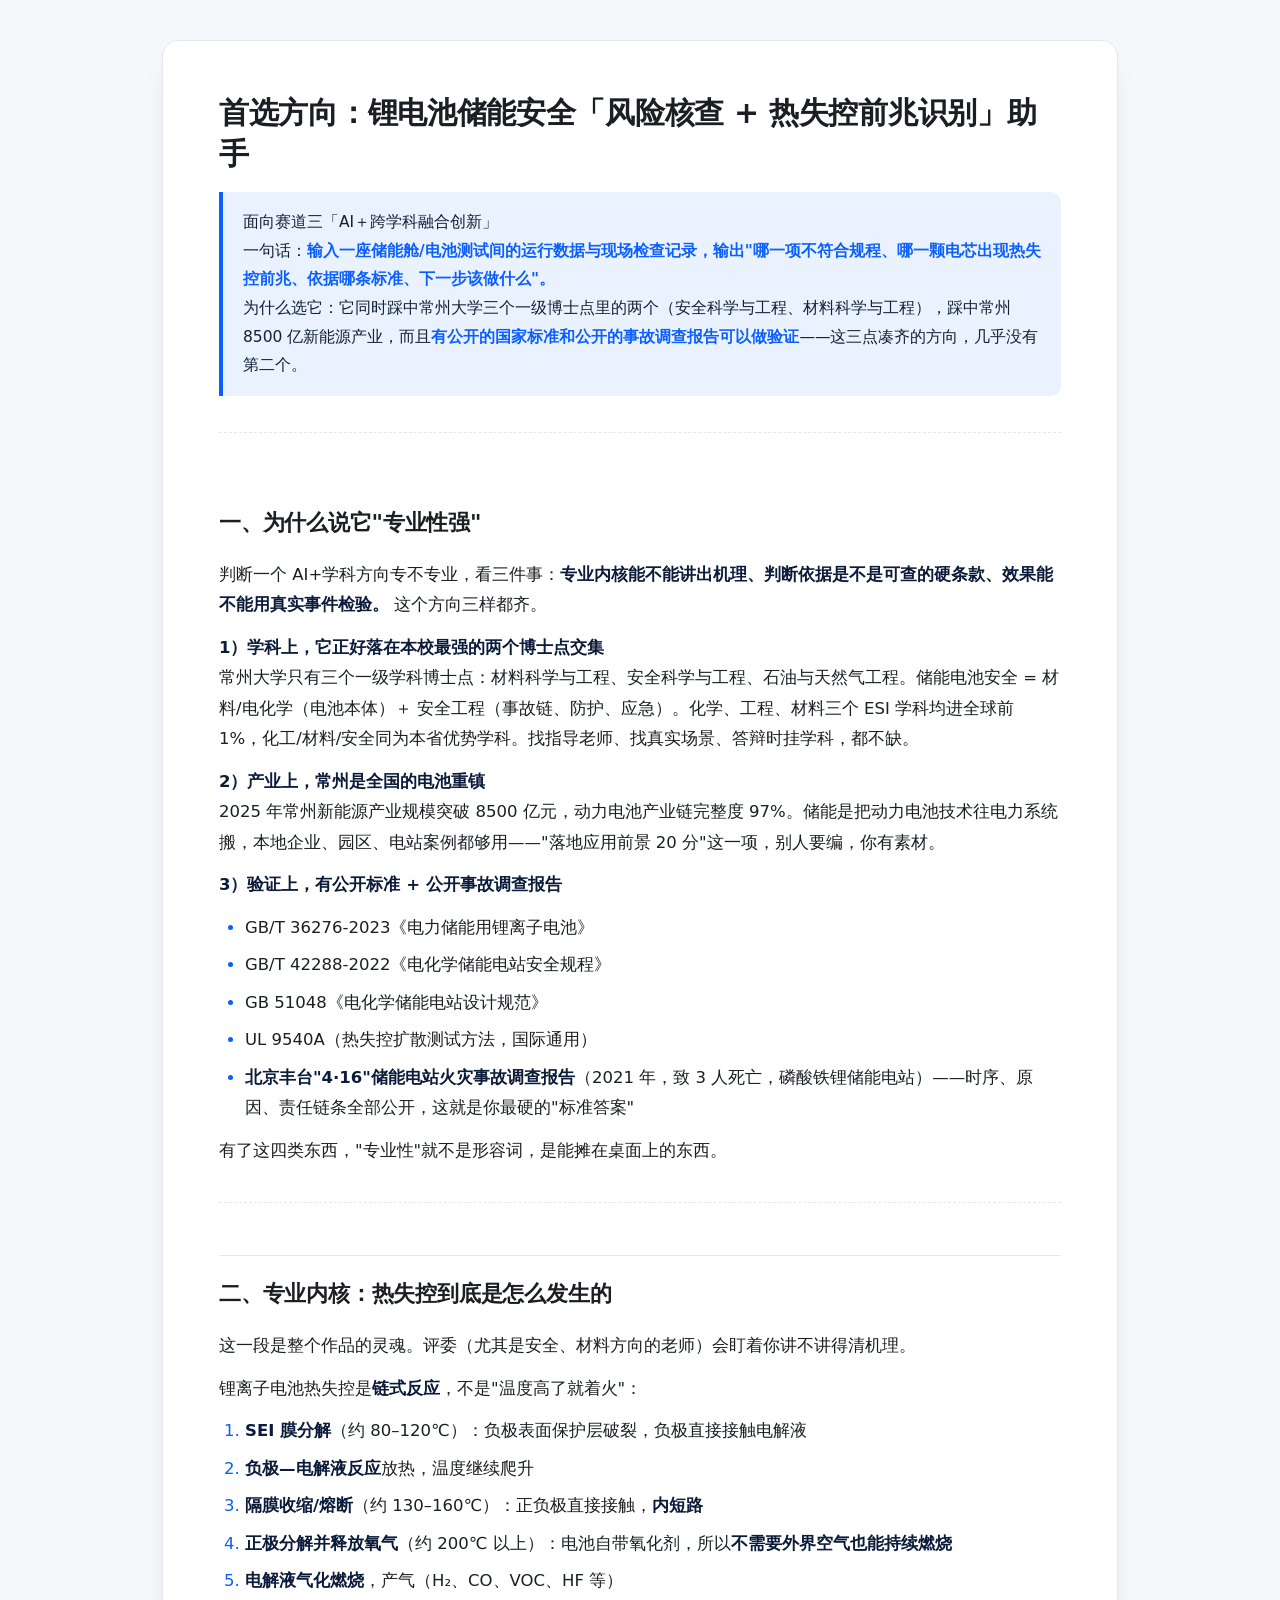
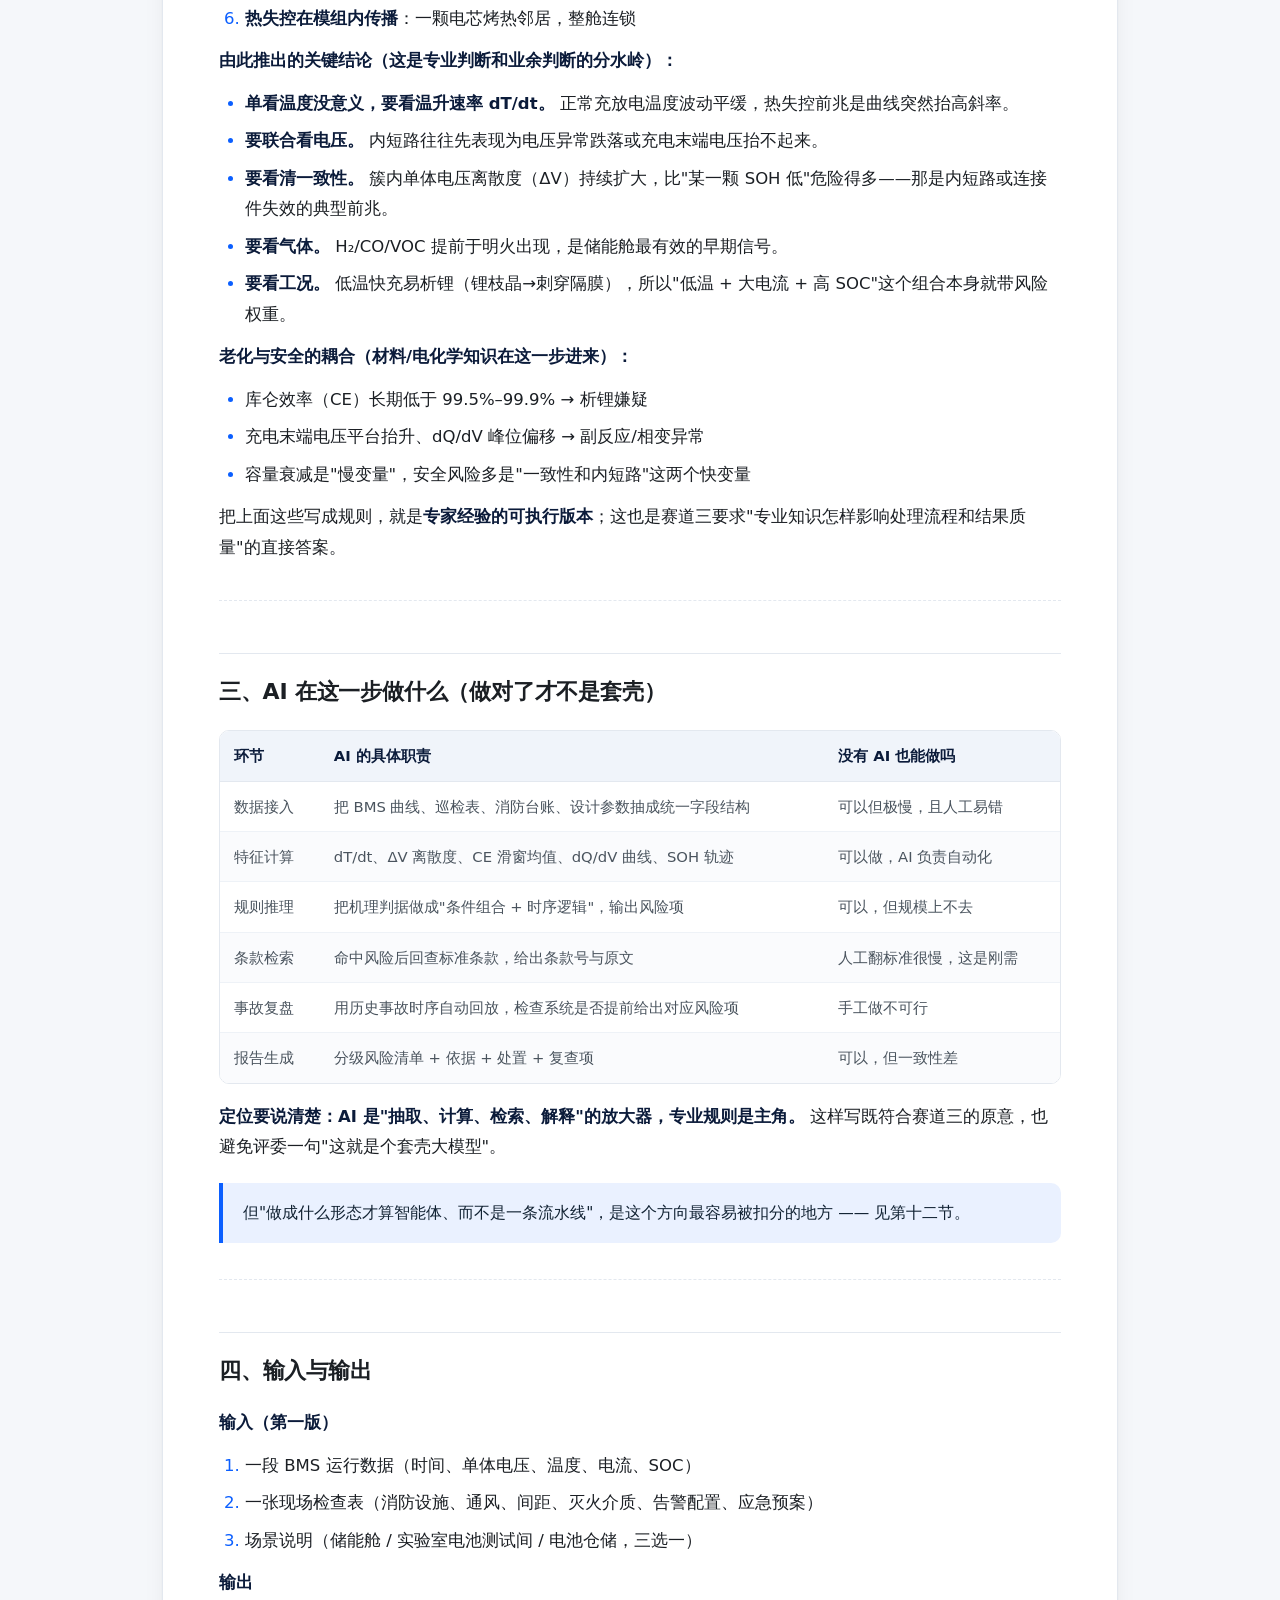
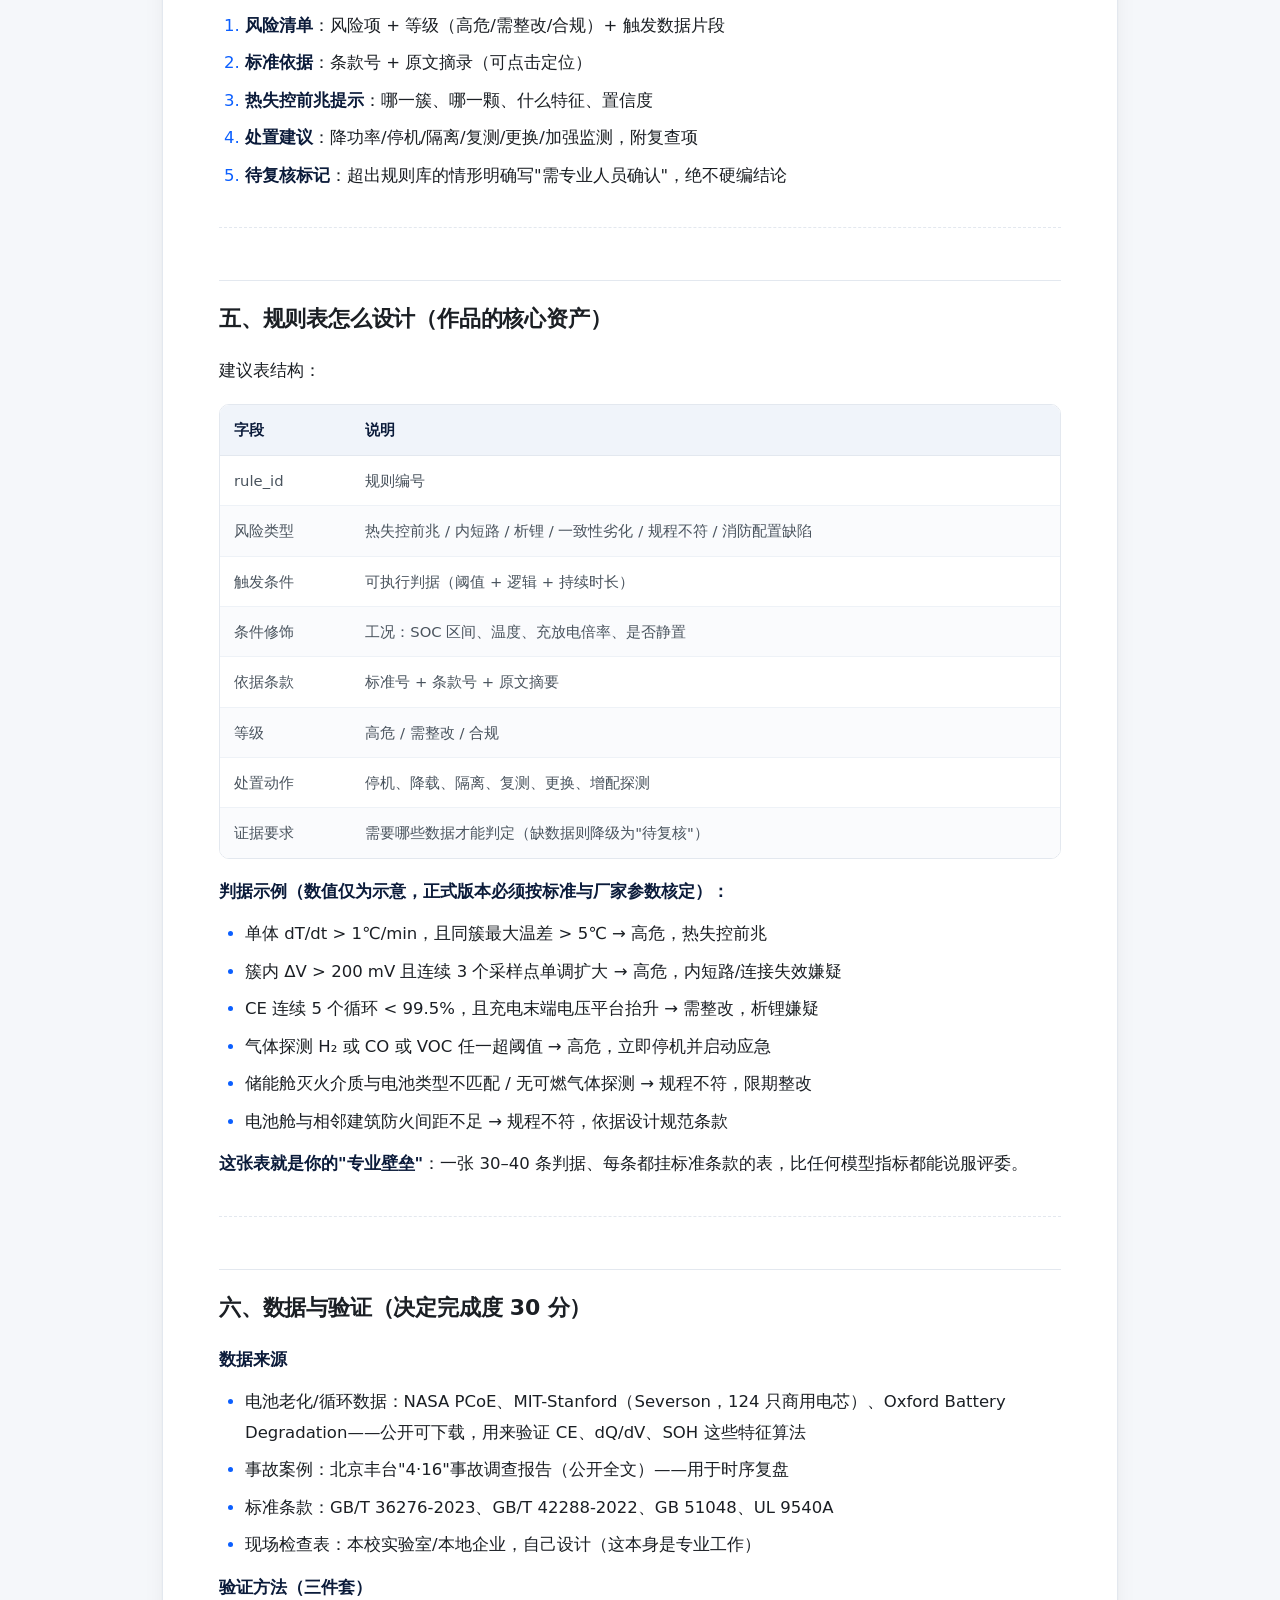
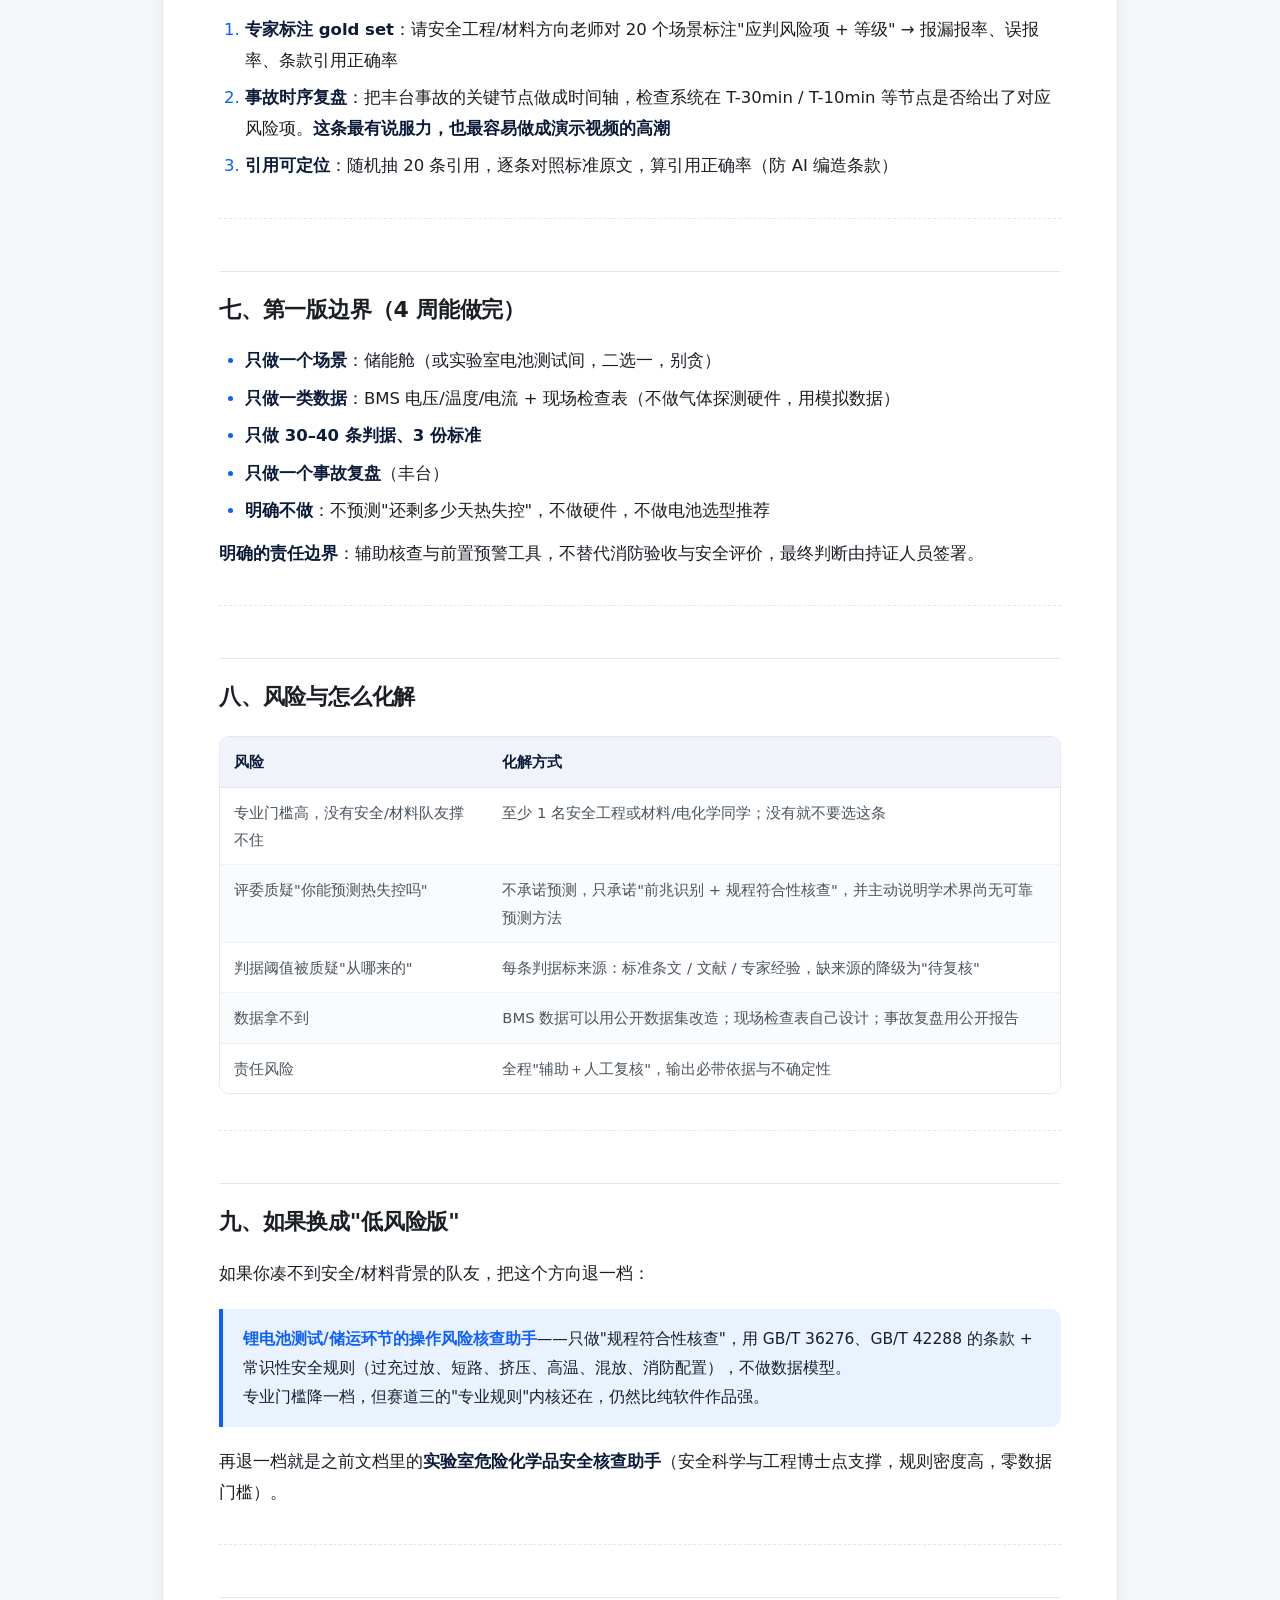
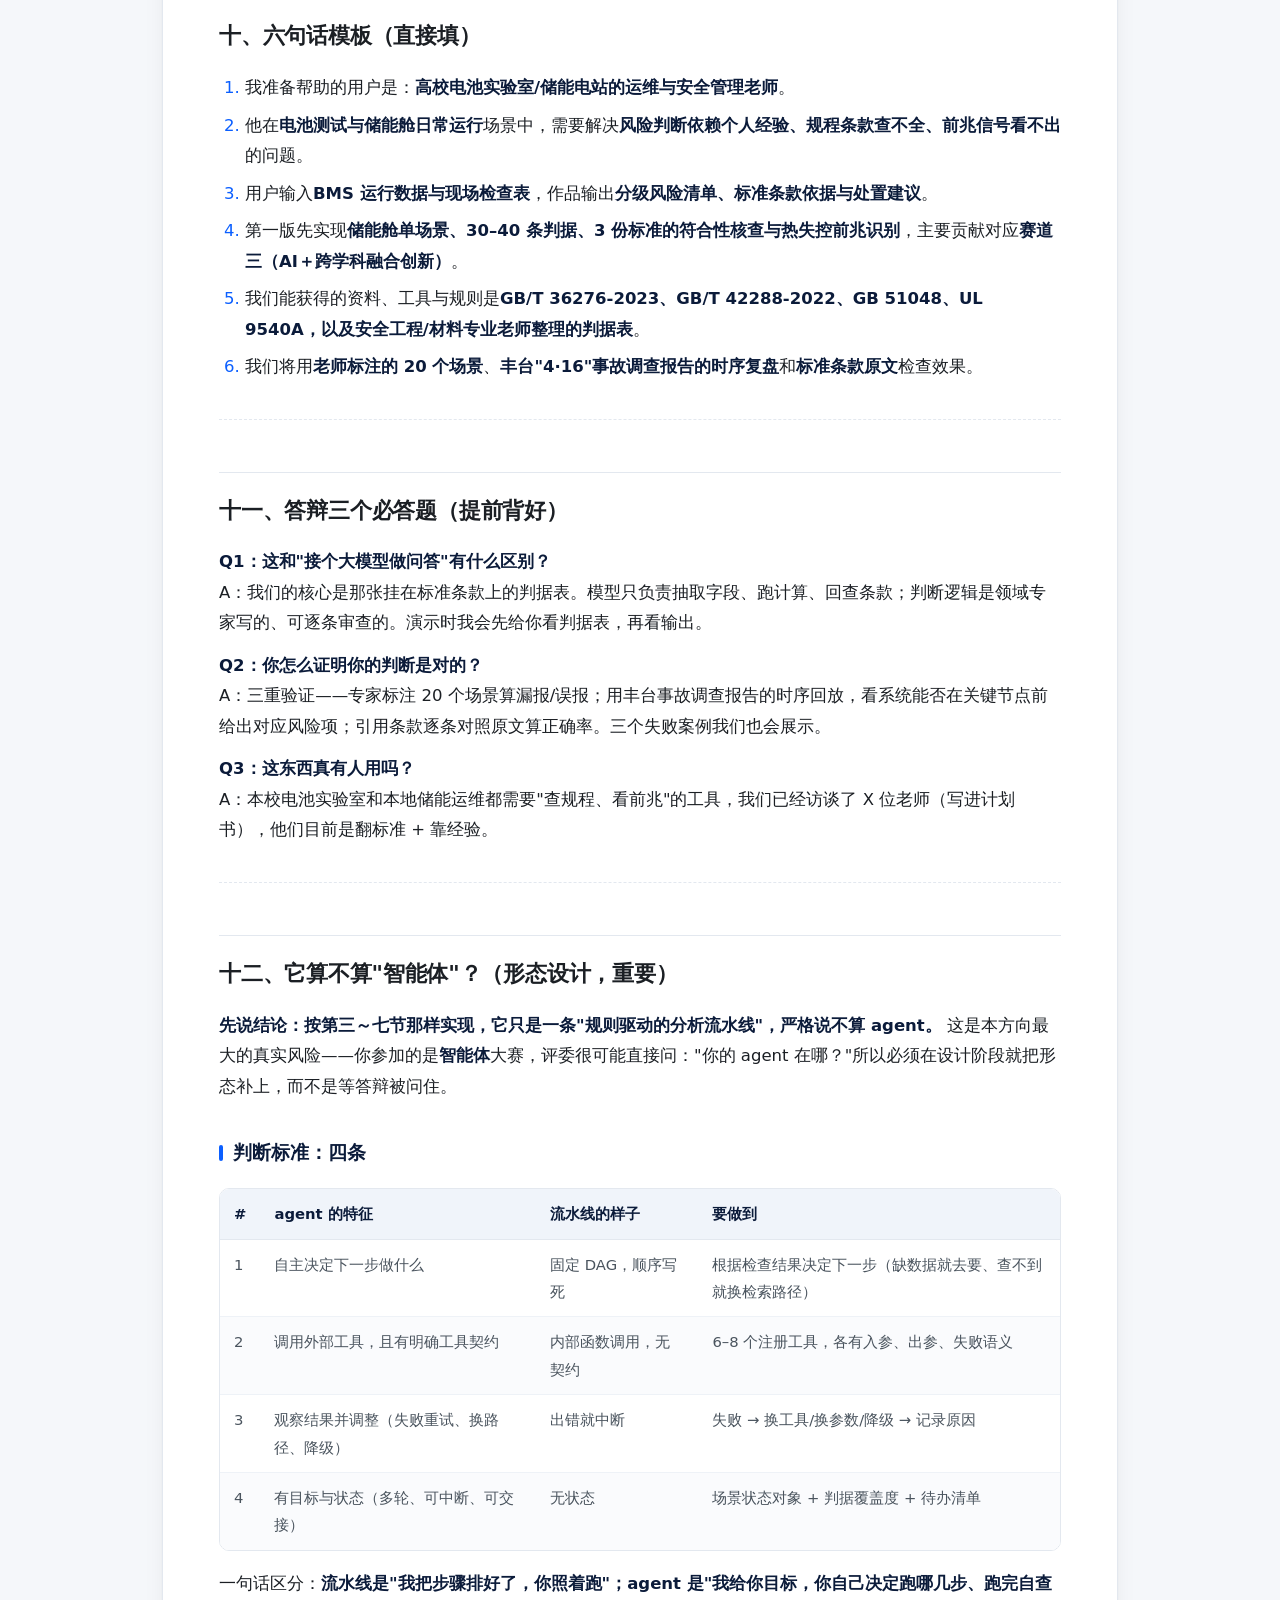
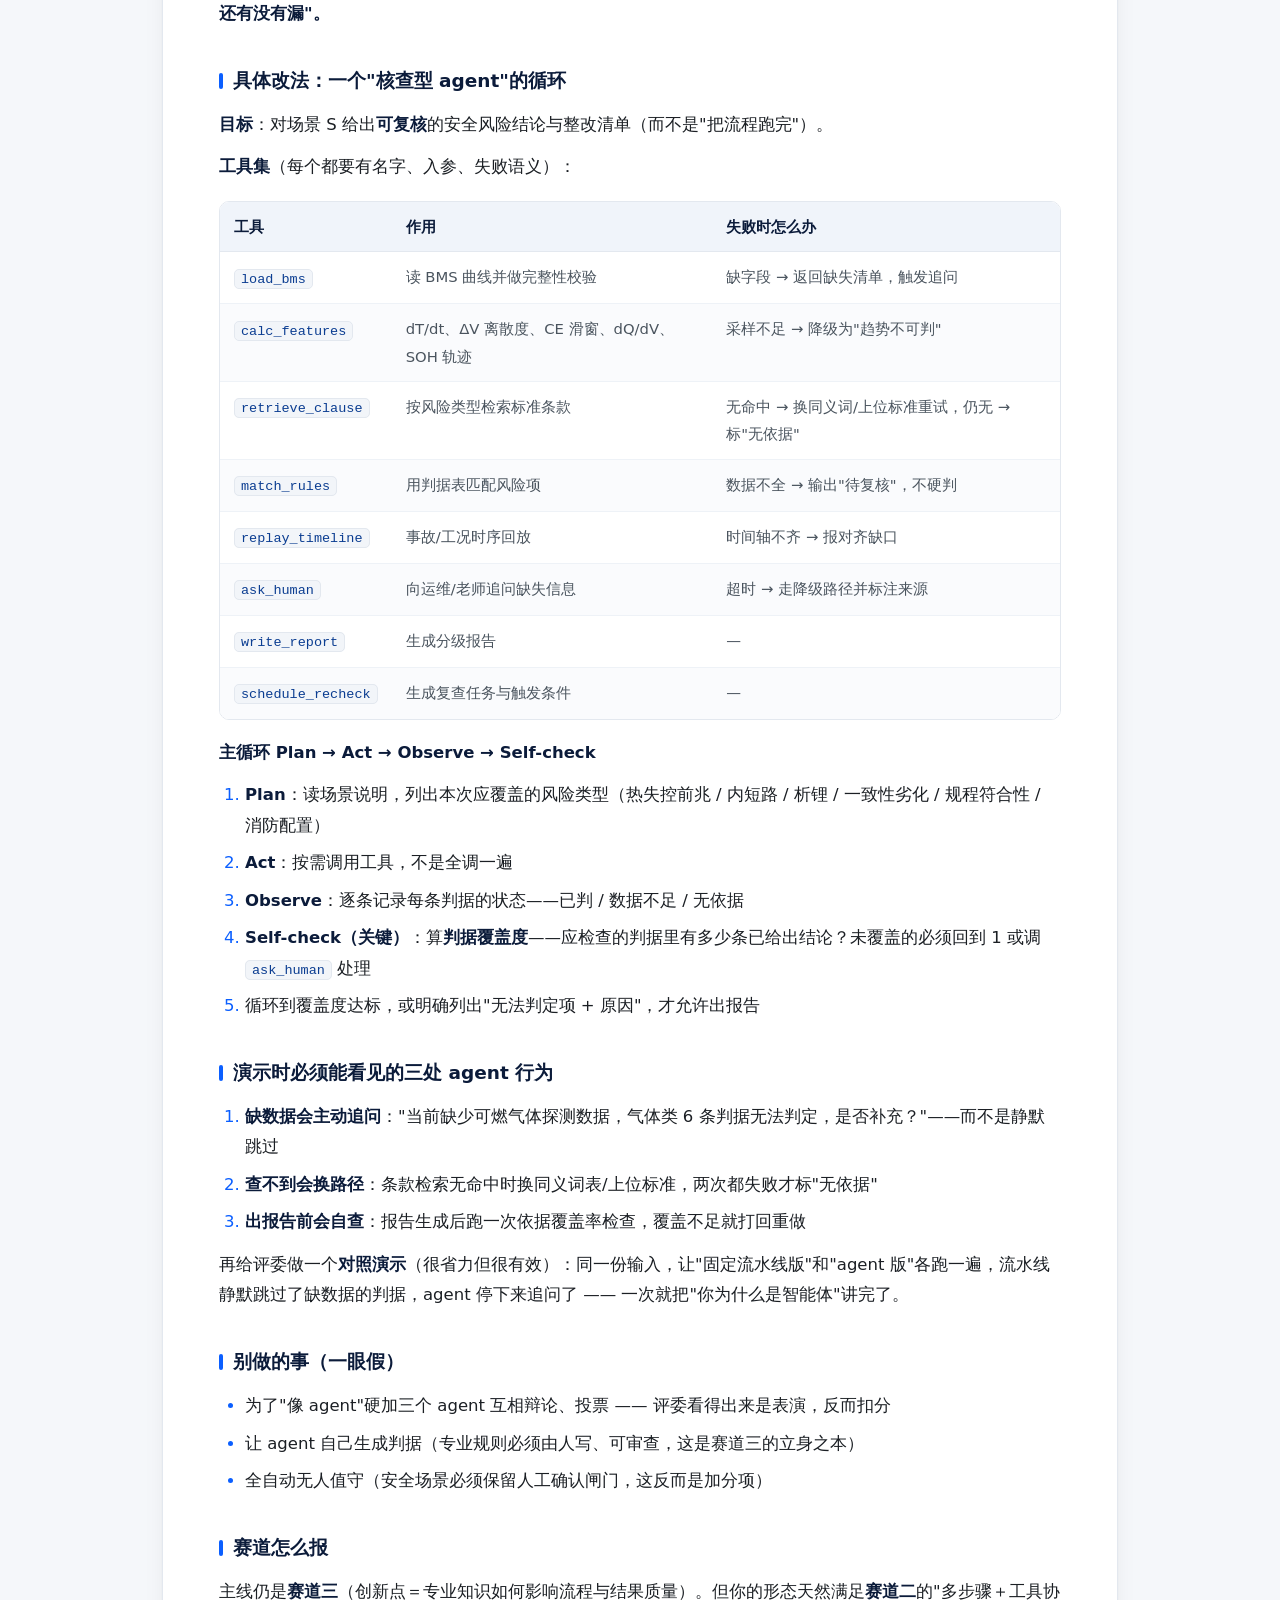
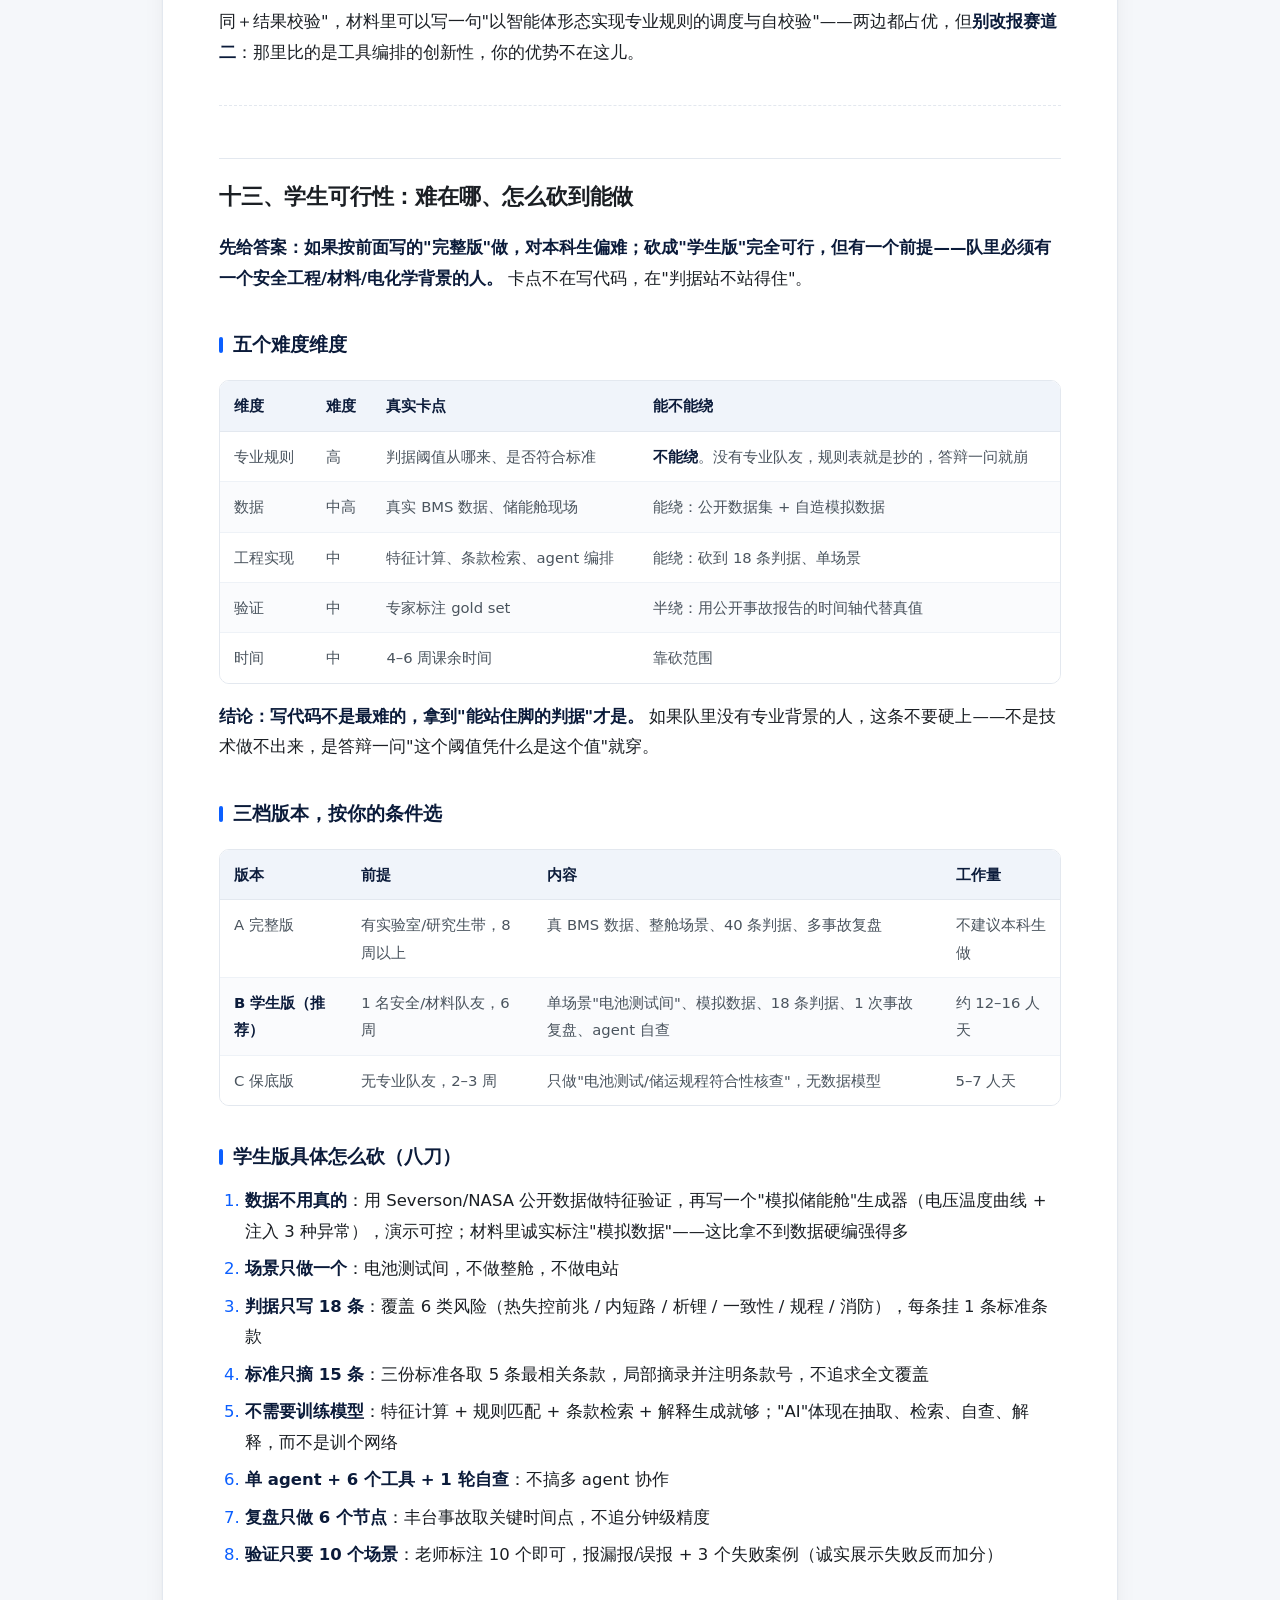
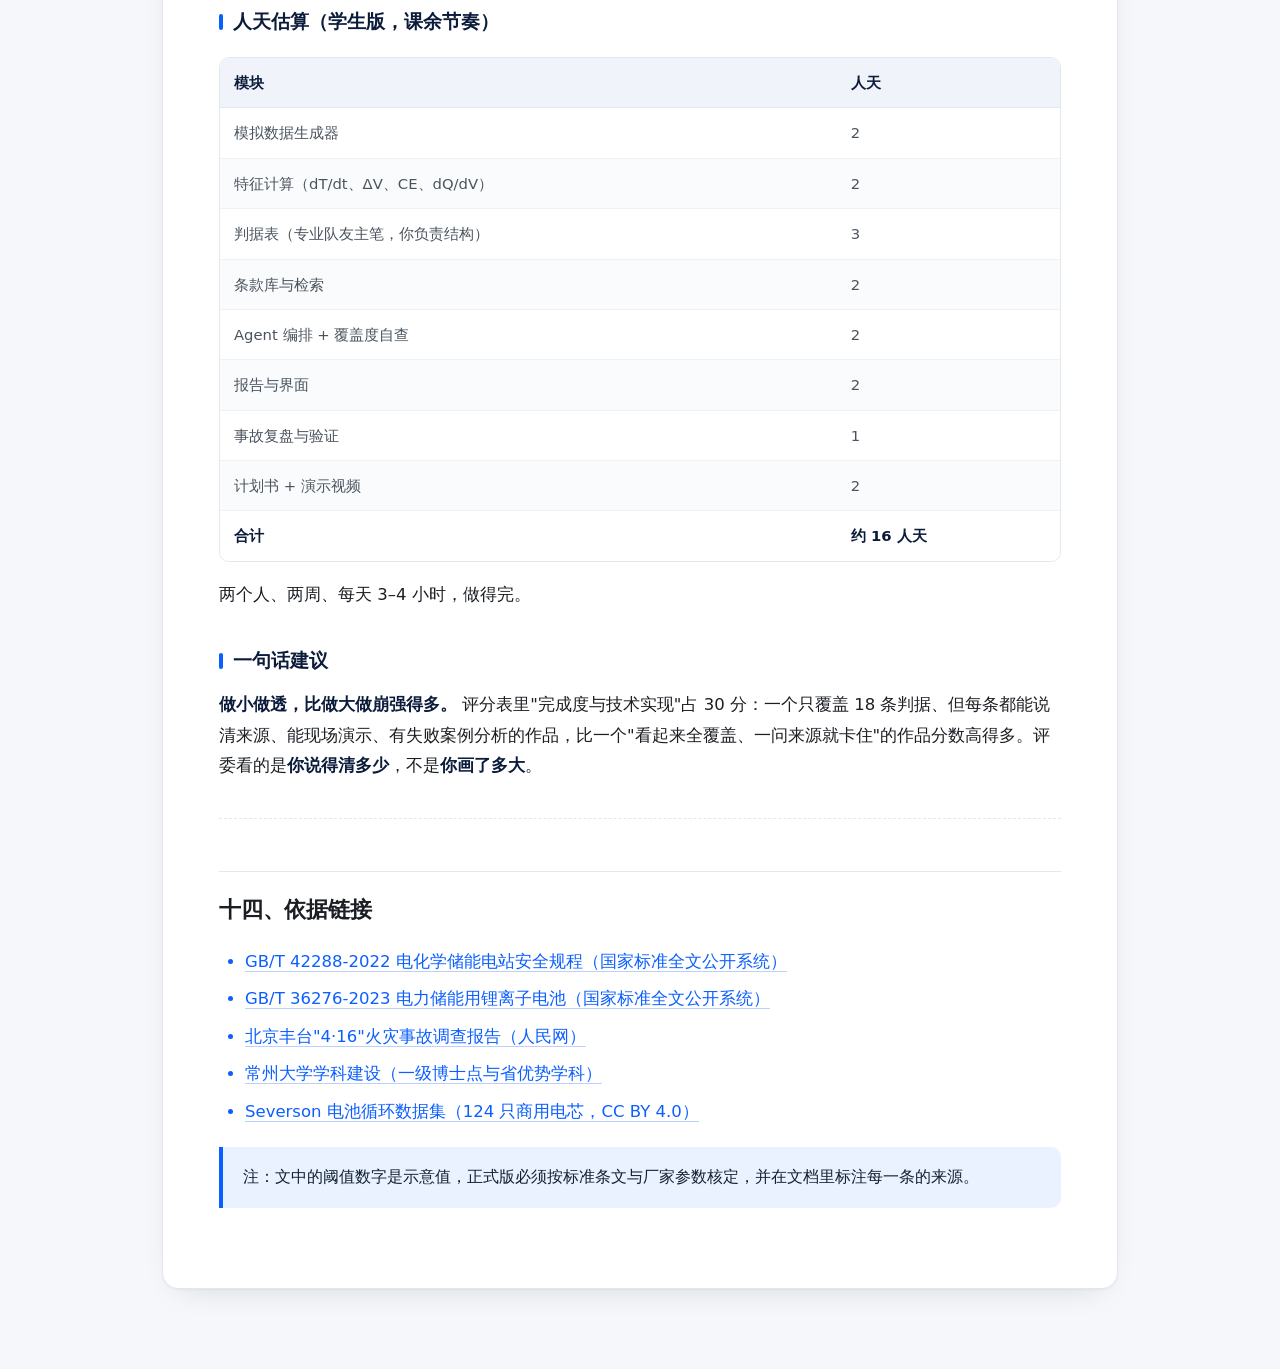
<file: 首选方向-储能电池安全.html>
<!DOCTYPE html>
<html lang="zh-CN">
<head>
<meta charset="utf-8">
<meta name="viewport" content="width=device-width, initial-scale=1">
<title>首选方向：锂电池储能安全「风险核查 + 热失控前兆识别」助手</title>
<style>
:root{
  --ink:#1b1f24; --ink-soft:#4a545e; --line:#e3e8ef; --bg:#f5f7fa;
  --accent:#0b5fff; --accent-soft:#eaf1ff; --warn:#b45309; --ok:#0a7a45;
}
*{box-sizing:border-box}
body{
  margin:0; background:var(--bg); color:var(--ink);
  font-family:"Microsoft YaHei","PingFang SC","Hiragino Sans GB","Segoe UI",system-ui,sans-serif;
  font-size:16.5px; line-height:1.85; -webkit-font-smoothing:antialiased;
}
.wrap{max-width:1000px;margin:0 auto;padding:40px 22px 90px}
.card{background:#fff;border:1px solid var(--line);border-radius:16px;
  box-shadow:0 1px 2px rgba(16,24,40,.04),0 12px 32px -18px rgba(16,24,40,.18);
  padding:52px 56px 60px}
h1{font-size:30px;line-height:1.35;margin:0 0 6px;letter-spacing:-.3px}
h1+blockquote{margin-top:18px}
h2{font-size:22px;margin:52px 0 16px;padding-top:18px;border-top:1px solid var(--line);letter-spacing:-.2px}
h2:first-of-type{border-top:0}
h3{font-size:18.5px;margin:34px 0 12px;color:#0b1b3a}
h3::before{content:"";display:inline-block;width:4px;height:16px;background:var(--accent);
  border-radius:2px;margin-right:10px;vertical-align:-2px}
p{margin:12px 0}
strong{color:#0b1b3a}
a{color:var(--accent);text-decoration:none;border-bottom:1px solid #bcd0ff}
ul,ol{margin:12px 0;padding-left:26px}
li{margin:7px 0}
li::marker{color:var(--accent)}
hr{border:0;border-top:1px dashed var(--line);margin:36px 0}
blockquote{margin:20px 0;padding:16px 20px;background:var(--accent-soft);
  border-left:4px solid var(--accent);border-radius:0 10px 10px 0;color:#123;font-size:15.5px}
blockquote strong{color:var(--accent)}
code{background:#f2f5f9;border:1px solid var(--line);border-radius:5px;
  padding:1.5px 6px;font-family:"Cascadia Mono",Consolas,monospace;font-size:13.5px;color:#0b3d91}
.table-wrap{overflow-x:auto;margin:18px 0;border:1px solid var(--line);border-radius:10px}
table{border-collapse:collapse;width:100%;font-size:14.8px;background:#fff}
thead th{background:#f0f4fa;text-align:left;font-weight:700;color:#0b1b3a;
  padding:11px 14px;border-bottom:1px solid var(--line);white-space:nowrap}
tbody td{padding:11px 14px;border-bottom:1px solid #eef2f7;vertical-align:top;color:var(--ink-soft)}
tbody tr:last-child td{border-bottom:0}
tbody tr:nth-child(even){background:#fafbfd}
tbody tr:hover{background:#f3f7ff}
@media (max-width:720px){
  .card{padding:28px 20px 36px;border-radius:12px}
  .wrap{padding:16px 10px 60px}
  h1{font-size:24px} h2{font-size:19px} body{font-size:15.5px}
}
</style>
</head>
<body>
<div class="wrap"><article class="card">
<h1 id="首选方向-锂电池储能安全-风险核查-热失控前兆识别-助手">首选方向：锂电池储能安全「风险核查 + 热失控前兆识别」助手</h1>
<blockquote>面向赛道三「AI＋跨学科融合创新」<br>一句话：<strong>输入一座储能舱/电池测试间的运行数据与现场检查记录，输出"哪一项不符合规程、哪一颗电芯出现热失控前兆、依据哪条标准、下一步该做什么"。</strong><br>为什么选它：它同时踩中常州大学三个一级博士点里的两个（安全科学与工程、材料科学与工程），踩中常州 8500 亿新能源产业，而且<strong>有公开的国家标准和公开的事故调查报告可以做验证</strong>——这三点凑齐的方向，几乎没有第二个。</blockquote>
<hr>
<h2 id="一-为什么说它-专业性强">一、为什么说它"专业性强"</h2>
<p>判断一个 AI+学科方向专不专业，看三件事：<strong>专业内核能不能讲出机理、判断依据是不是可查的硬条款、效果能不能用真实事件检验。</strong> 这个方向三样都齐。</p>
<p><strong>1）学科上，它正好落在本校最强的两个博士点交集</strong><br>常州大学只有三个一级学科博士点：材料科学与工程、安全科学与工程、石油与天然气工程。储能电池安全 = 材料/电化学（电池本体）＋ 安全工程（事故链、防护、应急）。化学、工程、材料三个 ESI 学科均进全球前 1%，化工/材料/安全同为本省优势学科。找指导老师、找真实场景、答辩时挂学科，都不缺。</p>
<p><strong>2）产业上，常州是全国的电池重镇</strong><br>2025 年常州新能源产业规模突破 8500 亿元，动力电池产业链完整度 97%。储能是把动力电池技术往电力系统搬，本地企业、园区、电站案例都够用——"落地应用前景 20 分"这一项，别人要编，你有素材。</p>
<p><strong>3）验证上，有公开标准 + 公开事故调查报告</strong></p>
<ul>
<li>GB/T 36276-2023《电力储能用锂离子电池》</li>
<li>GB/T 42288-2022《电化学储能电站安全规程》</li>
<li>GB 51048《电化学储能电站设计规范》</li>
<li>UL 9540A（热失控扩散测试方法，国际通用）</li>
<li><strong>北京丰台"4·16"储能电站火灾事故调查报告</strong>（2021 年，致 3 人死亡，磷酸铁锂储能电站）——时序、原因、责任链条全部公开，这就是你最硬的"标准答案"</li>
</ul>
<p>有了这四类东西，"专业性"就不是形容词，是能摊在桌面上的东西。</p>
<hr>
<h2 id="二-专业内核-热失控到底是怎么发生的">二、专业内核：热失控到底是怎么发生的</h2>
<p>这一段是整个作品的灵魂。评委（尤其是安全、材料方向的老师）会盯着你讲不讲得清机理。</p>
<p>锂离子电池热失控是<strong>链式反应</strong>，不是"温度高了就着火"：</p>
<ol>
<li><strong>SEI 膜分解</strong>（约 80–120℃）：负极表面保护层破裂，负极直接接触电解液</li>
<li><strong>负极—电解液反应</strong>放热，温度继续爬升</li>
<li><strong>隔膜收缩/熔断</strong>（约 130–160℃）：正负极直接接触，<strong>内短路</strong></li>
<li><strong>正极分解并释放氧气</strong>（约 200℃ 以上）：电池自带氧化剂，所以<strong>不需要外界空气也能持续燃烧</strong></li>
<li><strong>电解液气化燃烧</strong>，产气（H₂、CO、VOC、HF 等）</li>
<li><strong>热失控在模组内传播</strong>：一颗电芯烤热邻居，整舱连锁</li>
</ol>
<p><strong>由此推出的关键结论（这是专业判断和业余判断的分水岭）：</strong></p>
<ul>
<li><strong>单看温度没意义，要看温升速率 dT/dt。</strong> 正常充放电温度波动平缓，热失控前兆是曲线突然抬高斜率。</li>
<li><strong>要联合看电压。</strong> 内短路往往先表现为电压异常跌落或充电末端电压抬不起来。</li>
<li><strong>要看清一致性。</strong> 簇内单体电压离散度（ΔV）持续扩大，比"某一颗 SOH 低"危险得多——那是内短路或连接件失效的典型前兆。</li>
<li><strong>要看气体。</strong> H₂/CO/VOC 提前于明火出现，是储能舱最有效的早期信号。</li>
<li><strong>要看工况。</strong> 低温快充易析锂（锂枝晶→刺穿隔膜），所以"低温 + 大电流 + 高 SOC"这个组合本身就带风险权重。</li>
</ul>
<p><strong>老化与安全的耦合（材料/电化学知识在这一步进来）：</strong></p>
<ul>
<li>库仑效率（CE）长期低于 99.5%–99.9% → 析锂嫌疑</li>
<li>充电末端电压平台抬升、dQ/dV 峰位偏移 → 副反应/相变异常</li>
<li>容量衰减是"慢变量"，安全风险多是"一致性和内短路"这两个快变量</li>
</ul>
<p>把上面这些写成规则，就是<strong>专家经验的可执行版本</strong>；这也是赛道三要求"专业知识怎样影响处理流程和结果质量"的直接答案。</p>
<hr>
<h2 id="三-AI-在这一步做什么-做对了才不是套壳">三、AI 在这一步做什么（做对了才不是套壳）</h2>
<div class="table-wrap"><table>
<thead><tr><th>环节</th><th>AI 的具体职责</th><th>没有 AI 也能做吗</th></tr></thead>
<tbody>
<tr><td>数据接入</td><td>把 BMS 曲线、巡检表、消防台账、设计参数抽成统一字段结构</td><td>可以但极慢，且人工易错</td></tr>
<tr><td>特征计算</td><td>dT/dt、ΔV 离散度、CE 滑窗均值、dQ/dV 曲线、SOH 轨迹</td><td>可以做，AI 负责自动化</td></tr>
<tr><td>规则推理</td><td>把机理判据做成"条件组合 + 时序逻辑"，输出风险项</td><td>可以，但规模上不去</td></tr>
<tr><td>条款检索</td><td>命中风险后回查标准条款，给出条款号与原文</td><td>人工翻标准很慢，这是刚需</td></tr>
<tr><td>事故复盘</td><td>用历史事故时序自动回放，检查系统是否提前给出对应风险项</td><td>手工做不可行</td></tr>
<tr><td>报告生成</td><td>分级风险清单 + 依据 + 处置 + 复查项</td><td>可以，但一致性差</td></tr>
</tbody></table></div>
<p><strong>定位要说清楚：AI 是"抽取、计算、检索、解释"的放大器，专业规则是主角。</strong> 这样写既符合赛道三的原意，也避免评委一句"这就是个套壳大模型"。</p>
<blockquote>但"做成什么形态才算智能体、而不是一条流水线"，是这个方向最容易被扣分的地方 —— 见第十二节。</blockquote>
<hr>
<h2 id="四-输入与输出">四、输入与输出</h2>
<p><strong>输入（第一版）</strong></p>
<ol>
<li>一段 BMS 运行数据（时间、单体电压、温度、电流、SOC）</li>
<li>一张现场检查表（消防设施、通风、间距、灭火介质、告警配置、应急预案）</li>
<li>场景说明（储能舱 / 实验室电池测试间 / 电池仓储，三选一）</li>
</ol>
<p><strong>输出</strong></p>
<ol>
<li><strong>风险清单</strong>：风险项 + 等级（高危/需整改/合规）+ 触发数据片段</li>
<li><strong>标准依据</strong>：条款号 + 原文摘录（可点击定位）</li>
<li><strong>热失控前兆提示</strong>：哪一簇、哪一颗、什么特征、置信度</li>
<li><strong>处置建议</strong>：降功率/停机/隔离/复测/更换/加强监测，附复查项</li>
<li><strong>待复核标记</strong>：超出规则库的情形明确写"需专业人员确认"，绝不硬编结论</li>
</ol>
<hr>
<h2 id="五-规则表怎么设计-作品的核心资产">五、规则表怎么设计（作品的核心资产）</h2>
<p>建议表结构：</p>
<div class="table-wrap"><table>
<thead><tr><th>字段</th><th>说明</th></tr></thead>
<tbody>
<tr><td>rule_id</td><td>规则编号</td></tr>
<tr><td>风险类型</td><td>热失控前兆 / 内短路 / 析锂 / 一致性劣化 / 规程不符 / 消防配置缺陷</td></tr>
<tr><td>触发条件</td><td>可执行判据（阈值 + 逻辑 + 持续时长）</td></tr>
<tr><td>条件修饰</td><td>工况：SOC 区间、温度、充放电倍率、是否静置</td></tr>
<tr><td>依据条款</td><td>标准号 + 条款号 + 原文摘要</td></tr>
<tr><td>等级</td><td>高危 / 需整改 / 合规</td></tr>
<tr><td>处置动作</td><td>停机、降载、隔离、复测、更换、增配探测</td></tr>
<tr><td>证据要求</td><td>需要哪些数据才能判定（缺数据则降级为"待复核"）</td></tr>
</tbody></table></div>
<p><strong>判据示例（数值仅为示意，正式版本必须按标准与厂家参数核定）：</strong></p>
<ul>
<li>单体 dT/dt &gt; 1℃/min，且同簇最大温差 &gt; 5℃ → 高危，热失控前兆</li>
<li>簇内 ΔV &gt; 200 mV 且连续 3 个采样点单调扩大 → 高危，内短路/连接失效嫌疑</li>
<li>CE 连续 5 个循环 &lt; 99.5%，且充电末端电压平台抬升 → 需整改，析锂嫌疑</li>
<li>气体探测 H₂ 或 CO 或 VOC 任一超阈值 → 高危，立即停机并启动应急</li>
<li>储能舱灭火介质与电池类型不匹配 / 无可燃气体探测 → 规程不符，限期整改</li>
<li>电池舱与相邻建筑防火间距不足 → 规程不符，依据设计规范条款</li>
</ul>
<p><strong>这张表就是你的"专业壁垒"</strong>：一张 30–40 条判据、每条都挂标准条款的表，比任何模型指标都能说服评委。</p>
<hr>
<h2 id="六-数据与验证-决定完成度-30-分">六、数据与验证（决定完成度 30 分）</h2>
<p><strong>数据来源</strong></p>
<ul>
<li>电池老化/循环数据：NASA PCoE、MIT-Stanford（Severson，124 只商用电芯）、Oxford Battery Degradation——公开可下载，用来验证 CE、dQ/dV、SOH 这些特征算法</li>
<li>事故案例：北京丰台"4·16"事故调查报告（公开全文）——用于时序复盘</li>
<li>标准条款：GB/T 36276-2023、GB/T 42288-2022、GB 51048、UL 9540A</li>
<li>现场检查表：本校实验室/本地企业，自己设计（这本身是专业工作）</li>
</ul>
<p><strong>验证方法（三件套）</strong></p>
<ol>
<li><strong>专家标注 gold set</strong>：请安全工程/材料方向老师对 20 个场景标注"应判风险项 + 等级" → 报漏报率、误报率、条款引用正确率</li>
<li><strong>事故时序复盘</strong>：把丰台事故的关键节点做成时间轴，检查系统在 T-30min / T-10min 等节点是否给出了对应风险项。<strong>这条最有说服力，也最容易做成演示视频的高潮</strong></li>
<li><strong>引用可定位</strong>：随机抽 20 条引用，逐条对照标准原文，算引用正确率（防 AI 编造条款）</li>
</ol>
<hr>
<h2 id="七-第一版边界-4-周能做完">七、第一版边界（4 周能做完）</h2>
<ul>
<li><strong>只做一个场景</strong>：储能舱（或实验室电池测试间，二选一，别贪）</li>
<li><strong>只做一类数据</strong>：BMS 电压/温度/电流 + 现场检查表（不做气体探测硬件，用模拟数据）</li>
<li><strong>只做 30–40 条判据、3 份标准</strong></li>
<li><strong>只做一个事故复盘</strong>（丰台）</li>
<li><strong>明确不做</strong>：不预测"还剩多少天热失控"，不做硬件，不做电池选型推荐</li>
</ul>
<p><strong>明确的责任边界</strong>：辅助核查与前置预警工具，不替代消防验收与安全评价，最终判断由持证人员签署。</p>
<hr>
<h2 id="八-风险与怎么化解">八、风险与怎么化解</h2>
<div class="table-wrap"><table>
<thead><tr><th>风险</th><th>化解方式</th></tr></thead>
<tbody>
<tr><td>专业门槛高，没有安全/材料队友撑不住</td><td>至少 1 名安全工程或材料/电化学同学；没有就不要选这条</td></tr>
<tr><td>评委质疑"你能预测热失控吗"</td><td>不承诺预测，只承诺"前兆识别 + 规程符合性核查"，并主动说明学术界尚无可靠预测方法</td></tr>
<tr><td>判据阈值被质疑"从哪来的"</td><td>每条判据标来源：标准条文 / 文献 / 专家经验，缺来源的降级为"待复核"</td></tr>
<tr><td>数据拿不到</td><td>BMS 数据可以用公开数据集改造；现场检查表自己设计；事故复盘用公开报告</td></tr>
<tr><td>责任风险</td><td>全程"辅助＋人工复核"，输出必带依据与不确定性</td></tr>
</tbody></table></div>
<hr>
<h2 id="九-如果换成-低风险版">九、如果换成"低风险版"</h2>
<p>如果你凑不到安全/材料背景的队友，把这个方向退一档：</p>
<blockquote><strong>锂电池测试/储运环节的操作风险核查助手</strong>——只做"规程符合性核查"，用 GB/T 36276、GB/T 42288 的条款 + 常识性安全规则（过充过放、短路、挤压、高温、混放、消防配置），不做数据模型。<br>专业门槛降一档，但赛道三的"专业规则"内核还在，仍然比纯软件作品强。</blockquote>
<p>再退一档就是之前文档里的<strong>实验室危险化学品安全核查助手</strong>（安全科学与工程博士点支撑，规则密度高，零数据门槛）。</p>
<hr>
<h2 id="十-六句话模板-直接填">十、六句话模板（直接填）</h2>
<ol>
<li>我准备帮助的用户是：<strong>高校电池实验室/储能电站的运维与安全管理老师</strong>。</li>
<li>他在<strong>电池测试与储能舱日常运行</strong>场景中，需要解决<strong>风险判断依赖个人经验、规程条款查不全、前兆信号看不出</strong>的问题。</li>
<li>用户输入<strong>BMS 运行数据与现场检查表</strong>，作品输出<strong>分级风险清单、标准条款依据与处置建议</strong>。</li>
<li>第一版先实现<strong>储能舱单场景、30–40 条判据、3 份标准的符合性核查与热失控前兆识别</strong>，主要贡献对应<strong>赛道三（AI＋跨学科融合创新）</strong>。</li>
<li>我们能获得的资料、工具与规则是<strong>GB/T 36276-2023、GB/T 42288-2022、GB 51048、UL 9540A，以及安全工程/材料专业老师整理的判据表</strong>。</li>
<li>我们将用<strong>老师标注的 20 个场景</strong>、<strong>丰台"4·16"事故调查报告的时序复盘</strong>和<strong>标准条款原文</strong>检查效果。</li>
</ol>
<hr>
<h2 id="十一-答辩三个必答题-提前背好">十一、答辩三个必答题（提前背好）</h2>
<p><strong>Q1：这和"接个大模型做问答"有什么区别？</strong><br>A：我们的核心是那张挂在标准条款上的判据表。模型只负责抽取字段、跑计算、回查条款；判断逻辑是领域专家写的、可逐条审查的。演示时我会先给你看判据表，再看输出。</p>
<p><strong>Q2：你怎么证明你的判断是对的？</strong><br>A：三重验证——专家标注 20 个场景算漏报/误报；用丰台事故调查报告的时序回放，看系统能否在关键节点前给出对应风险项；引用条款逐条对照原文算正确率。三个失败案例我们也会展示。</p>
<p><strong>Q3：这东西真有人用吗？</strong><br>A：本校电池实验室和本地储能运维都需要"查规程、看前兆"的工具，我们已经访谈了 X 位老师（写进计划书），他们目前是翻标准 + 靠经验。</p>
<hr>
<h2 id="十二-它算不算-智能体-形态设计-重要">十二、它算不算"智能体"？（形态设计，重要）</h2>
<p><strong>先说结论：按第三～七节那样实现，它只是一条"规则驱动的分析流水线"，严格说不算 agent。</strong> 这是本方向最大的真实风险——你参加的是<strong>智能体</strong>大赛，评委很可能直接问："你的 agent 在哪？"所以必须在设计阶段就把形态补上，而不是等答辩被问住。</p>
<h3 id="判断标准-四条">判断标准：四条</h3>
<div class="table-wrap"><table>
<thead><tr><th>#</th><th>agent 的特征</th><th>流水线的样子</th><th>要做到</th></tr></thead>
<tbody>
<tr><td>1</td><td>自主决定下一步做什么</td><td>固定 DAG，顺序写死</td><td>根据检查结果决定下一步（缺数据就去要、查不到就换检索路径）</td></tr>
<tr><td>2</td><td>调用外部工具，且有明确工具契约</td><td>内部函数调用，无契约</td><td>6–8 个注册工具，各有入参、出参、失败语义</td></tr>
<tr><td>3</td><td>观察结果并调整（失败重试、换路径、降级）</td><td>出错就中断</td><td>失败 → 换工具/换参数/降级 → 记录原因</td></tr>
<tr><td>4</td><td>有目标与状态（多轮、可中断、可交接）</td><td>无状态</td><td>场景状态对象 + 判据覆盖度 + 待办清单</td></tr>
</tbody></table></div>
<p>一句话区分：<strong>流水线是"我把步骤排好了，你照着跑"；agent 是"我给你目标，你自己决定跑哪几步、跑完自查还有没有漏"。</strong></p>
<h3 id="具体改法-一个-核查型-agent-的循环">具体改法：一个"核查型 agent"的循环</h3>
<p><strong>目标</strong>：对场景 S 给出<strong>可复核</strong>的安全风险结论与整改清单（而不是"把流程跑完"）。</p>
<p><strong>工具集</strong>（每个都要有名字、入参、失败语义）：</p>
<div class="table-wrap"><table>
<thead><tr><th>工具</th><th>作用</th><th>失败时怎么办</th></tr></thead>
<tbody>
<tr><td><code>load_bms</code></td><td>读 BMS 曲线并做完整性校验</td><td>缺字段 → 返回缺失清单，触发追问</td></tr>
<tr><td><code>calc_features</code></td><td>dT/dt、ΔV 离散度、CE 滑窗、dQ/dV、SOH 轨迹</td><td>采样不足 → 降级为"趋势不可判"</td></tr>
<tr><td><code>retrieve_clause</code></td><td>按风险类型检索标准条款</td><td>无命中 → 换同义词/上位标准重试，仍无 → 标"无依据"</td></tr>
<tr><td><code>match_rules</code></td><td>用判据表匹配风险项</td><td>数据不全 → 输出"待复核"，不硬判</td></tr>
<tr><td><code>replay_timeline</code></td><td>事故/工况时序回放</td><td>时间轴不齐 → 报对齐缺口</td></tr>
<tr><td><code>ask_human</code></td><td>向运维/老师追问缺失信息</td><td>超时 → 走降级路径并标注来源</td></tr>
<tr><td><code>write_report</code></td><td>生成分级报告</td><td>—</td></tr>
<tr><td><code>schedule_recheck</code></td><td>生成复查任务与触发条件</td><td>—</td></tr>
</tbody></table></div>
<p><strong>主循环 Plan → Act → Observe → Self-check</strong></p>
<ol>
<li><strong>Plan</strong>：读场景说明，列出本次应覆盖的风险类型（热失控前兆 / 内短路 / 析锂 / 一致性劣化 / 规程符合性 / 消防配置）</li>
<li><strong>Act</strong>：按需调用工具，不是全调一遍</li>
<li><strong>Observe</strong>：逐条记录每条判据的状态——已判 / 数据不足 / 无依据</li>
<li><strong>Self-check（关键）</strong>：算<strong>判据覆盖度</strong>——应检查的判据里有多少条已给出结论？未覆盖的必须回到 1 或调 <code>ask_human</code> 处理</li>
<li>循环到覆盖度达标，或明确列出"无法判定项 + 原因"，才允许出报告</li>
</ol>
<h3 id="演示时必须能看见的三处-agent-行为">演示时必须能看见的三处 agent 行为</h3>
<ol>
<li><strong>缺数据会主动追问</strong>："当前缺少可燃气体探测数据，气体类 6 条判据无法判定，是否补充？"——而不是静默跳过</li>
<li><strong>查不到会换路径</strong>：条款检索无命中时换同义词表/上位标准，两次都失败才标"无依据"</li>
<li><strong>出报告前会自查</strong>：报告生成后跑一次依据覆盖率检查，覆盖不足就打回重做</li>
</ol>
<p>再给评委做一个<strong>对照演示</strong>（很省力但很有效）：同一份输入，让"固定流水线版"和"agent 版"各跑一遍，流水线静默跳过了缺数据的判据，agent 停下来追问了 —— 一次就把"你为什么是智能体"讲完了。</p>
<h3 id="别做的事-一眼假">别做的事（一眼假）</h3>
<ul>
<li>为了"像 agent"硬加三个 agent 互相辩论、投票 —— 评委看得出来是表演，反而扣分</li>
<li>让 agent 自己生成判据（专业规则必须由人写、可审查，这是赛道三的立身之本）</li>
<li>全自动无人值守（安全场景必须保留人工确认闸门，这反而是加分项）</li>
</ul>
<h3 id="赛道怎么报">赛道怎么报</h3>
<p>主线仍是<strong>赛道三</strong>（创新点＝专业知识如何影响流程与结果质量）。但你的形态天然满足<strong>赛道二</strong>的"多步骤＋工具协同＋结果校验"，材料里可以写一句"以智能体形态实现专业规则的调度与自校验"——两边都占优，但<strong>别改报赛道二</strong>：那里比的是工具编排的创新性，你的优势不在这儿。</p>
<hr>
<h2 id="十三-学生可行性-难在哪-怎么砍到能做">十三、学生可行性：难在哪、怎么砍到能做</h2>
<p><strong>先给答案：如果按前面写的"完整版"做，对本科生偏难；砍成"学生版"完全可行，但有一个前提——队里必须有一个安全工程/材料/电化学背景的人。</strong> 卡点不在写代码，在"判据站不站得住"。</p>
<h3 id="五个难度维度">五个难度维度</h3>
<div class="table-wrap"><table>
<thead><tr><th>维度</th><th>难度</th><th>真实卡点</th><th>能不能绕</th></tr></thead>
<tbody>
<tr><td>专业规则</td><td>高</td><td>判据阈值从哪来、是否符合标准</td><td><strong>不能绕</strong>。没有专业队友，规则表就是抄的，答辩一问就崩</td></tr>
<tr><td>数据</td><td>中高</td><td>真实 BMS 数据、储能舱现场</td><td>能绕：公开数据集 + 自造模拟数据</td></tr>
<tr><td>工程实现</td><td>中</td><td>特征计算、条款检索、agent 编排</td><td>能绕：砍到 18 条判据、单场景</td></tr>
<tr><td>验证</td><td>中</td><td>专家标注 gold set</td><td>半绕：用公开事故报告的时间轴代替真值</td></tr>
<tr><td>时间</td><td>中</td><td>4–6 周课余时间</td><td>靠砍范围</td></tr>
</tbody></table></div>
<p><strong>结论：写代码不是最难的，拿到"能站住脚的判据"才是。</strong> 如果队里没有专业背景的人，这条不要硬上——不是技术做不出来，是答辩一问"这个阈值凭什么是这个值"就穿。</p>
<h3 id="三档版本-按你的条件选">三档版本，按你的条件选</h3>
<div class="table-wrap"><table>
<thead><tr><th>版本</th><th>前提</th><th>内容</th><th>工作量</th></tr></thead>
<tbody>
<tr><td>A 完整版</td><td>有实验室/研究生带，8 周以上</td><td>真 BMS 数据、整舱场景、40 条判据、多事故复盘</td><td>不建议本科生做</td></tr>
<tr><td><strong>B 学生版（推荐）</strong></td><td>1 名安全/材料队友，6 周</td><td>单场景"电池测试间"、模拟数据、18 条判据、1 次事故复盘、agent 自查</td><td>约 12–16 人天</td></tr>
<tr><td>C 保底版</td><td>无专业队友，2–3 周</td><td>只做"电池测试/储运规程符合性核查"，无数据模型</td><td>5–7 人天</td></tr>
</tbody></table></div>
<h3 id="学生版具体怎么砍-八刀">学生版具体怎么砍（八刀）</h3>
<ol>
<li><strong>数据不用真的</strong>：用 Severson/NASA 公开数据做特征验证，再写一个"模拟储能舱"生成器（电压温度曲线 + 注入 3 种异常），演示可控；材料里诚实标注"模拟数据"——这比拿不到数据硬编强得多</li>
<li><strong>场景只做一个</strong>：电池测试间，不做整舱，不做电站</li>
<li><strong>判据只写 18 条</strong>：覆盖 6 类风险（热失控前兆 / 内短路 / 析锂 / 一致性 / 规程 / 消防），每条挂 1 条标准条款</li>
<li><strong>标准只摘 15 条</strong>：三份标准各取 5 条最相关条款，局部摘录并注明条款号，不追求全文覆盖</li>
<li><strong>不需要训练模型</strong>：特征计算 + 规则匹配 + 条款检索 + 解释生成就够；"AI"体现在抽取、检索、自查、解释，而不是训个网络</li>
<li><strong>单 agent + 6 个工具 + 1 轮自查</strong>：不搞多 agent 协作</li>
<li><strong>复盘只做 6 个节点</strong>：丰台事故取关键时间点，不追分钟级精度</li>
<li><strong>验证只要 10 个场景</strong>：老师标注 10 个即可，报漏报/误报 + 3 个失败案例（诚实展示失败反而加分）</li>
</ol>
<h3 id="人天估算-学生版-课余节奏">人天估算（学生版，课余节奏）</h3>
<div class="table-wrap"><table>
<thead><tr><th>模块</th><th>人天</th></tr></thead>
<tbody>
<tr><td>模拟数据生成器</td><td>2</td></tr>
<tr><td>特征计算（dT/dt、ΔV、CE、dQ/dV）</td><td>2</td></tr>
<tr><td>判据表（专业队友主笔，你负责结构）</td><td>3</td></tr>
<tr><td>条款库与检索</td><td>2</td></tr>
<tr><td>Agent 编排 + 覆盖度自查</td><td>2</td></tr>
<tr><td>报告与界面</td><td>2</td></tr>
<tr><td>事故复盘与验证</td><td>1</td></tr>
<tr><td>计划书 + 演示视频</td><td>2</td></tr>
<tr><td><strong>合计</strong></td><td><strong>约 16 人天</strong></td></tr>
</tbody></table></div>
<p>两个人、两周、每天 3–4 小时，做得完。</p>
<h3 id="一句话建议">一句话建议</h3>
<p><strong>做小做透，比做大做崩强得多。</strong> 评分表里"完成度与技术实现"占 30 分：一个只覆盖 18 条判据、但每条都能说清来源、能现场演示、有失败案例分析的作品，比一个"看起来全覆盖、一问来源就卡住"的作品分数高得多。评委看的是<strong>你说得清多少</strong>，不是<strong>你画了多大</strong>。</p>
<hr>
<h2 id="十四-依据链接">十四、依据链接</h2>
<ul>
<li><a href="https://openstd.samr.gov.cn/bzgk/std/newGbInfo?hcno=FC980FCD1DB8F9C5F27B93B294D87BE7">GB/T 42288-2022 电化学储能电站安全规程（国家标准全文公开系统）</a></li>
<li><a href="https://openstd.samr.gov.cn/bzgk/std/newGbInfo?hcno=866D1F702E193B6EAE5BA96D516D07B0">GB/T 36276-2023 电力储能用锂离子电池（国家标准全文公开系统）</a></li>
<li><a href="http://bj.people.com.cn/n2/2021/1123/c14540-35018549.html">北京丰台"4·16"火灾事故调查报告（人民网）</a></li>
<li><a href="https://xkb.cczu.edu.cn/xkzl/list.htm">常州大学学科建设（一级博士点与省优势学科）</a></li>
<li><a href="https://data.matr.io/1/projects/5c48dd2bc625d700019f3204">Severson 电池循环数据集（124 只商用电芯，CC BY 4.0）</a></li>
</ul>
<blockquote>注：文中的阈值数字是示意值，正式版必须按标准条文与厂家参数核定，并在文档里标注每一条的来源。</blockquote>
</article></div>
</body>
</html>
</file>
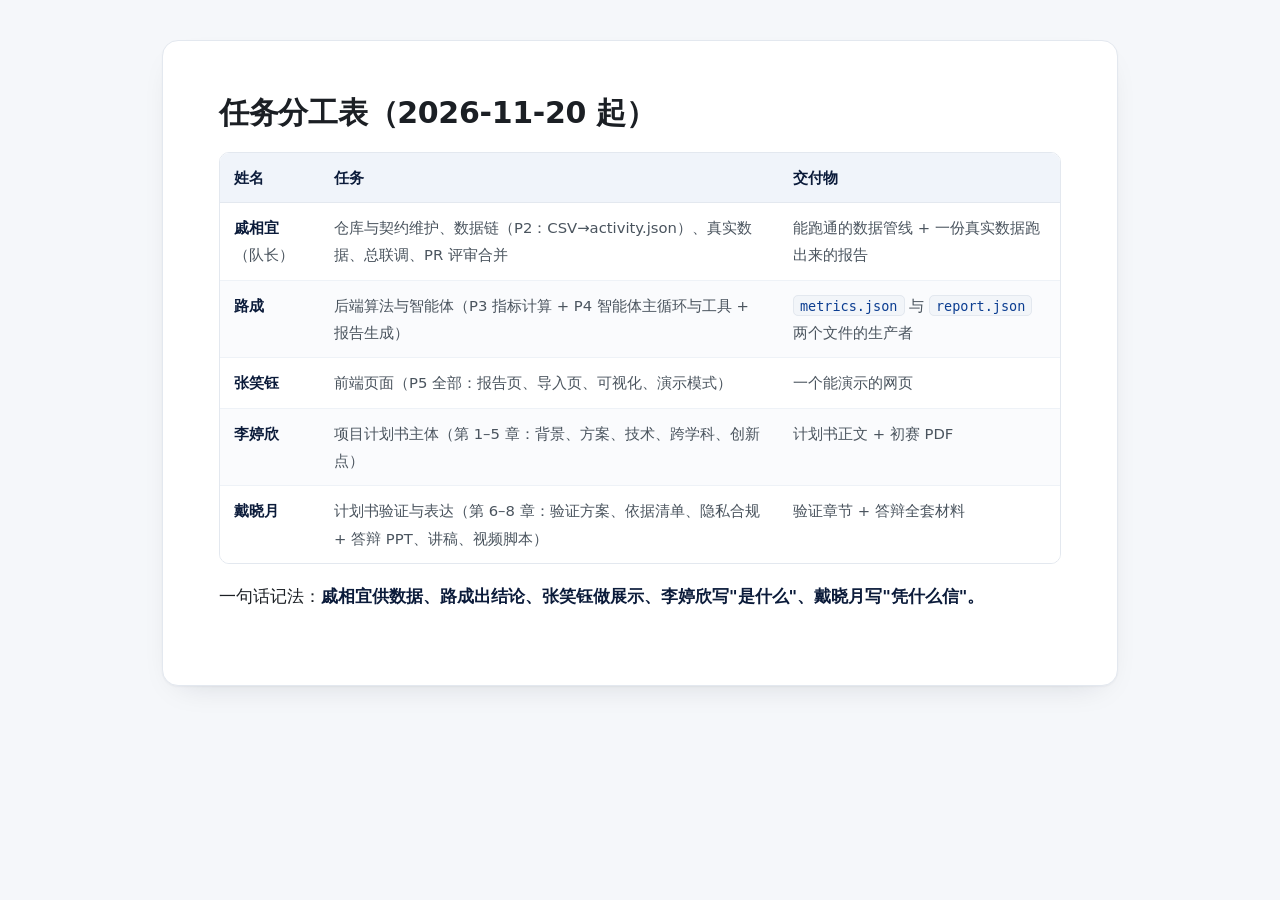
<file: docs/任务分工表.html>
<!DOCTYPE html>
<html lang="zh-CN">
<head>
<meta charset="utf-8">
<meta name="viewport" content="width=device-width, initial-scale=1">
<title>任务分工表（2026-11-20 起）</title>
<style>
:root{
  --ink:#1b1f24; --ink-soft:#4a545e; --line:#e3e8ef; --bg:#f5f7fa;
  --accent:#0b5fff; --accent-soft:#eaf1ff; --warn:#b45309; --ok:#0a7a45;
}
*{box-sizing:border-box}
body{
  margin:0; background:var(--bg); color:var(--ink);
  font-family:"Microsoft YaHei","PingFang SC","Hiragino Sans GB","Segoe UI",system-ui,sans-serif;
  font-size:16.5px; line-height:1.85; -webkit-font-smoothing:antialiased;
}
.wrap{max-width:1000px;margin:0 auto;padding:40px 22px 90px}
.card{background:#fff;border:1px solid var(--line);border-radius:16px;
  box-shadow:0 1px 2px rgba(16,24,40,.04),0 12px 32px -18px rgba(16,24,40,.18);
  padding:52px 56px 60px}
h1{font-size:30px;line-height:1.35;margin:0 0 6px;letter-spacing:-.3px}
h1+blockquote{margin-top:18px}
h2{font-size:22px;margin:52px 0 16px;padding-top:18px;border-top:1px solid var(--line);letter-spacing:-.2px}
h2:first-of-type{border-top:0}
h3{font-size:18.5px;margin:34px 0 12px;color:#0b1b3a}
h3::before{content:"";display:inline-block;width:4px;height:16px;background:var(--accent);
  border-radius:2px;margin-right:10px;vertical-align:-2px}
p{margin:12px 0}
strong{color:#0b1b3a}
a{color:var(--accent);text-decoration:none;border-bottom:1px solid #bcd0ff}
ul,ol{margin:12px 0;padding-left:26px}
li{margin:7px 0}
li::marker{color:var(--accent)}
hr{border:0;border-top:1px dashed var(--line);margin:36px 0}
blockquote{margin:20px 0;padding:16px 20px;background:var(--accent-soft);
  border-left:4px solid var(--accent);border-radius:0 10px 10px 0;color:#123;font-size:15.5px}
blockquote strong{color:var(--accent)}
code{background:#f2f5f9;border:1px solid var(--line);border-radius:5px;
  padding:1.5px 6px;font-family:"Cascadia Mono",Consolas,monospace;font-size:13.5px;color:#0b3d91}
pre.code{overflow-x:auto;margin:18px 0;padding:16px 18px;background:#0b1220;color:#dbe6f6;
  border-radius:10px;font-family:"Cascadia Mono",Consolas,"Courier New",monospace;
  font-size:13px;line-height:1.6;white-space:pre}
pre.code code{background:none;border:0;padding:0;color:inherit;font-size:inherit}
.table-wrap{overflow-x:auto;margin:18px 0;border:1px solid var(--line);border-radius:10px}
table{border-collapse:collapse;width:100%;font-size:14.8px;background:#fff}
thead th{background:#f0f4fa;text-align:left;font-weight:700;color:#0b1b3a;
  padding:11px 14px;border-bottom:1px solid var(--line);white-space:nowrap}
tbody td{padding:11px 14px;border-bottom:1px solid #eef2f7;vertical-align:top;color:var(--ink-soft)}
tbody tr:last-child td{border-bottom:0}
tbody tr:nth-child(even){background:#fafbfd}
tbody tr:hover{background:#f3f7ff}
@media (max-width:720px){
  .card{padding:28px 20px 36px;border-radius:12px}
  .wrap{padding:16px 10px 60px}
  h1{font-size:24px} h2{font-size:19px} body{font-size:15.5px}
}
</style>
</head>
<body>
<div class="wrap"><article class="card">
<h1 id="任务分工表-2026-11-20-起">任务分工表（2026-11-20 起）</h1>
<div class="table-wrap"><table>
<thead><tr><th>姓名</th><th>任务</th><th>交付物</th></tr></thead>
<tbody>
<tr><td><strong>戚相宜</strong>（队长）</td><td>仓库与契约维护、数据链（P2：CSV→activity.json）、真实数据、总联调、PR 评审合并</td><td>能跑通的数据管线 + 一份真实数据跑出来的报告</td></tr>
<tr><td><strong>路成</strong></td><td>后端算法与智能体（P3 指标计算 + P4 智能体主循环与工具 + 报告生成）</td><td><code>metrics.json</code> 与 <code>report.json</code> 两个文件的生产者</td></tr>
<tr><td><strong>张笑钰</strong></td><td>前端页面（P5 全部：报告页、导入页、可视化、演示模式）</td><td>一个能演示的网页</td></tr>
<tr><td><strong>李婷欣</strong></td><td>项目计划书主体（第 1–5 章：背景、方案、技术、跨学科、创新点）</td><td>计划书正文 + 初赛 PDF</td></tr>
<tr><td><strong>戴晓月</strong></td><td>计划书验证与表达（第 6–8 章：验证方案、依据清单、隐私合规 + 答辩 PPT、讲稿、视频脚本）</td><td>验证章节 + 答辩全套材料</td></tr>
</tbody></table></div>
<p>一句话记法：<strong>戚相宜供数据、路成出结论、张笑钰做展示、李婷欣写"是什么"、戴晓月写"凭什么信"。</strong></p>
</article></div>
</body>
</html>
</file>
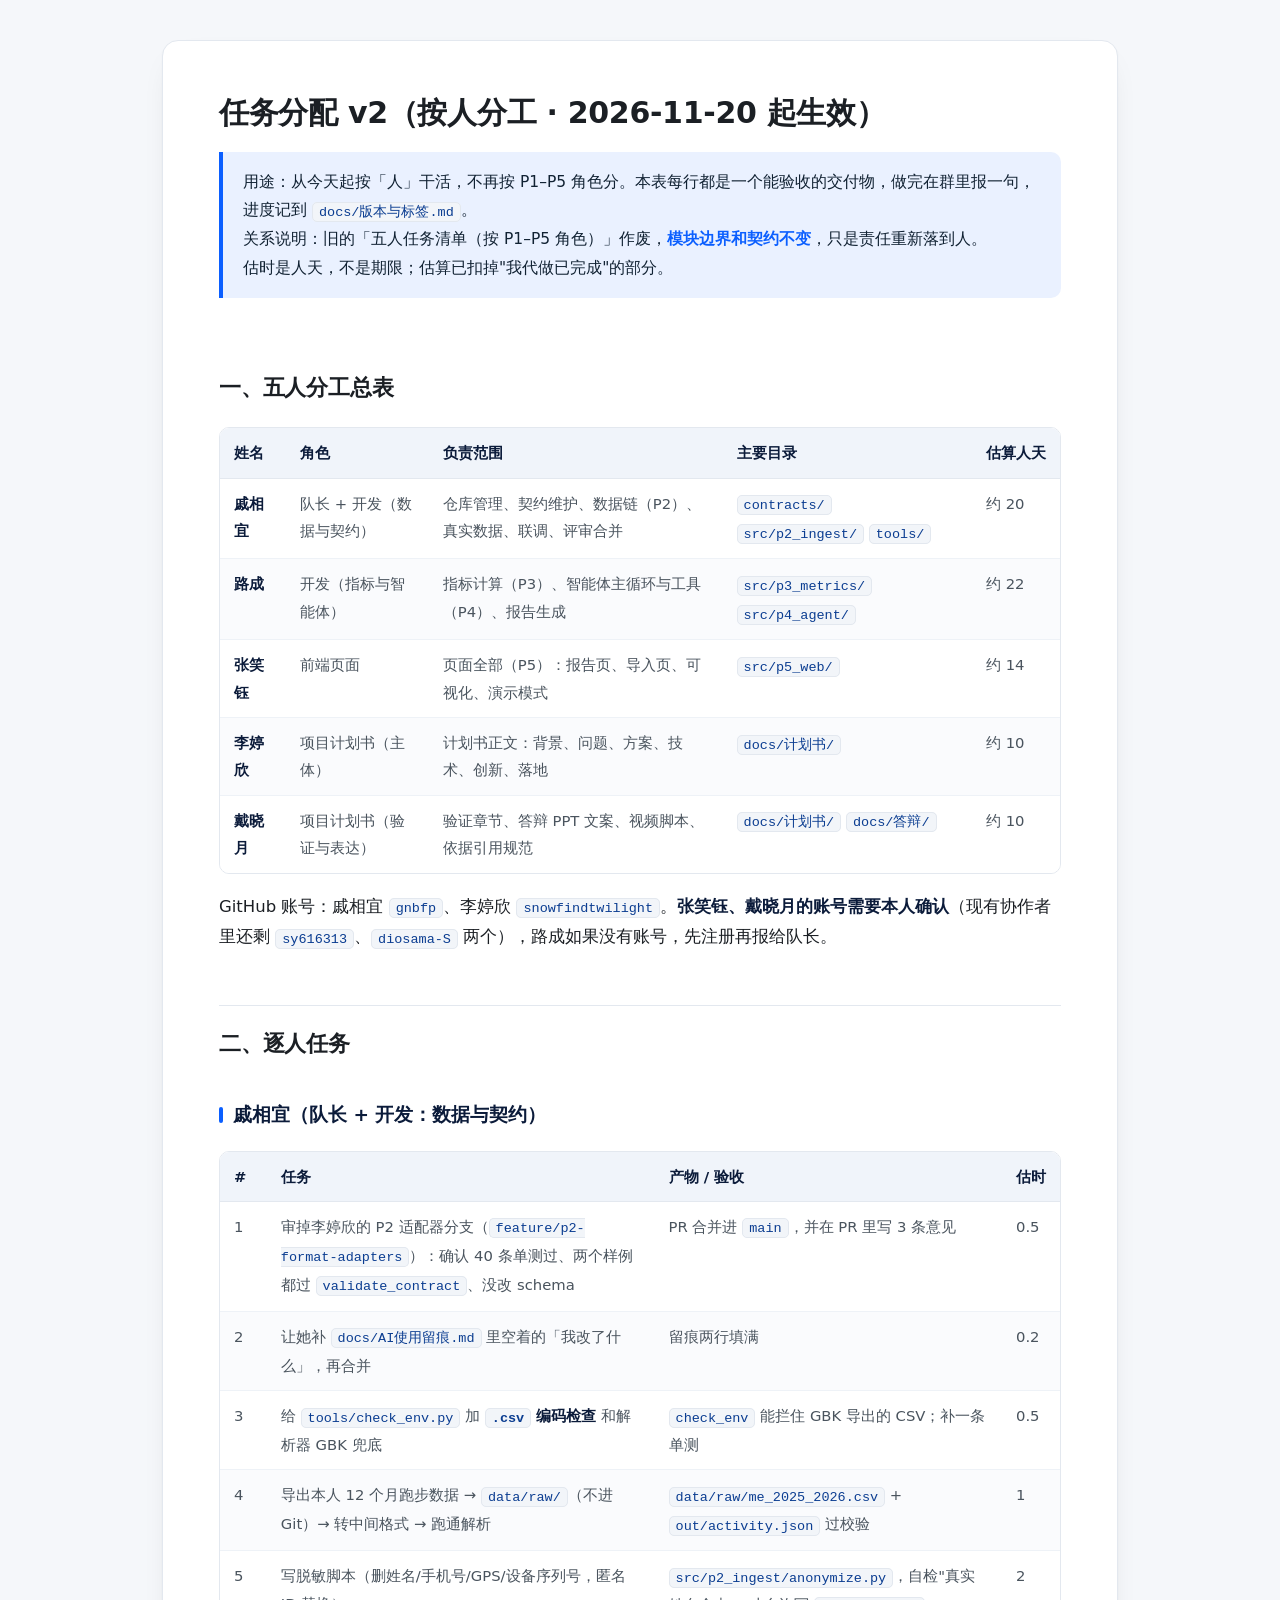
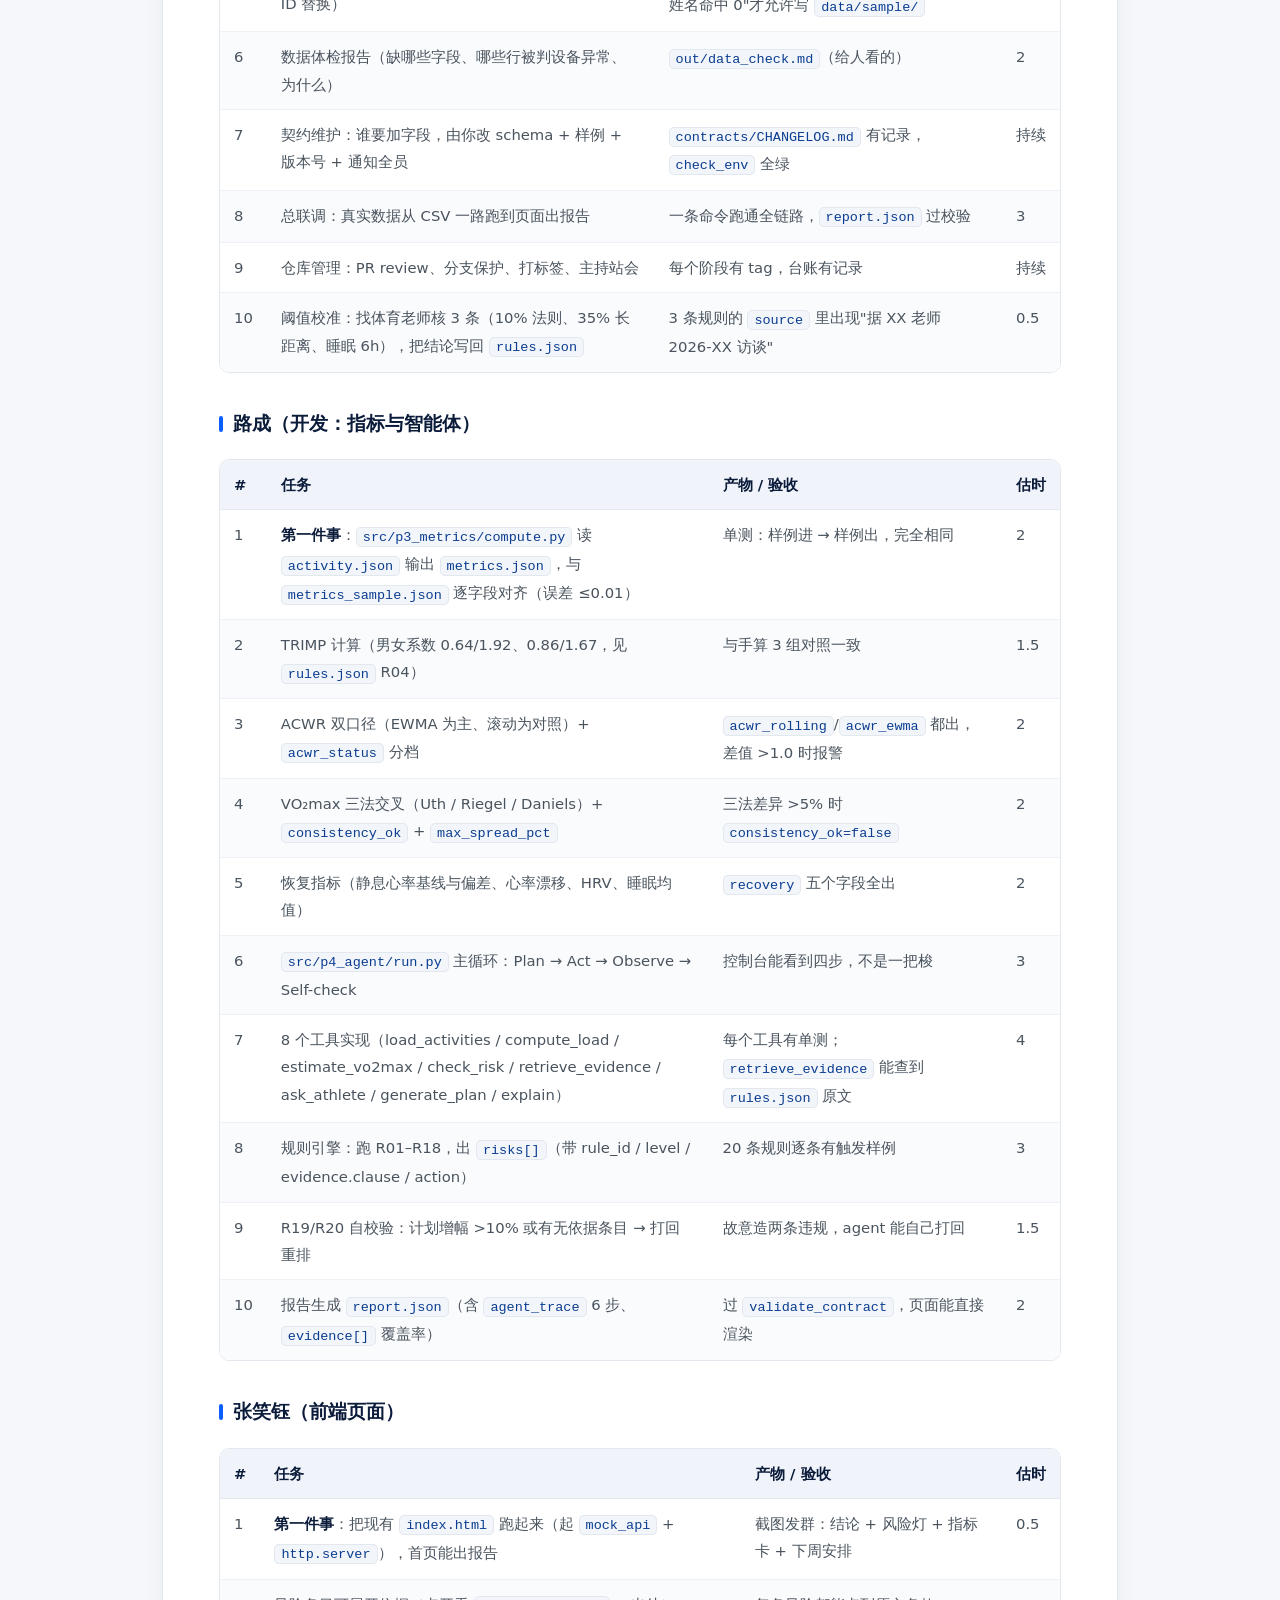
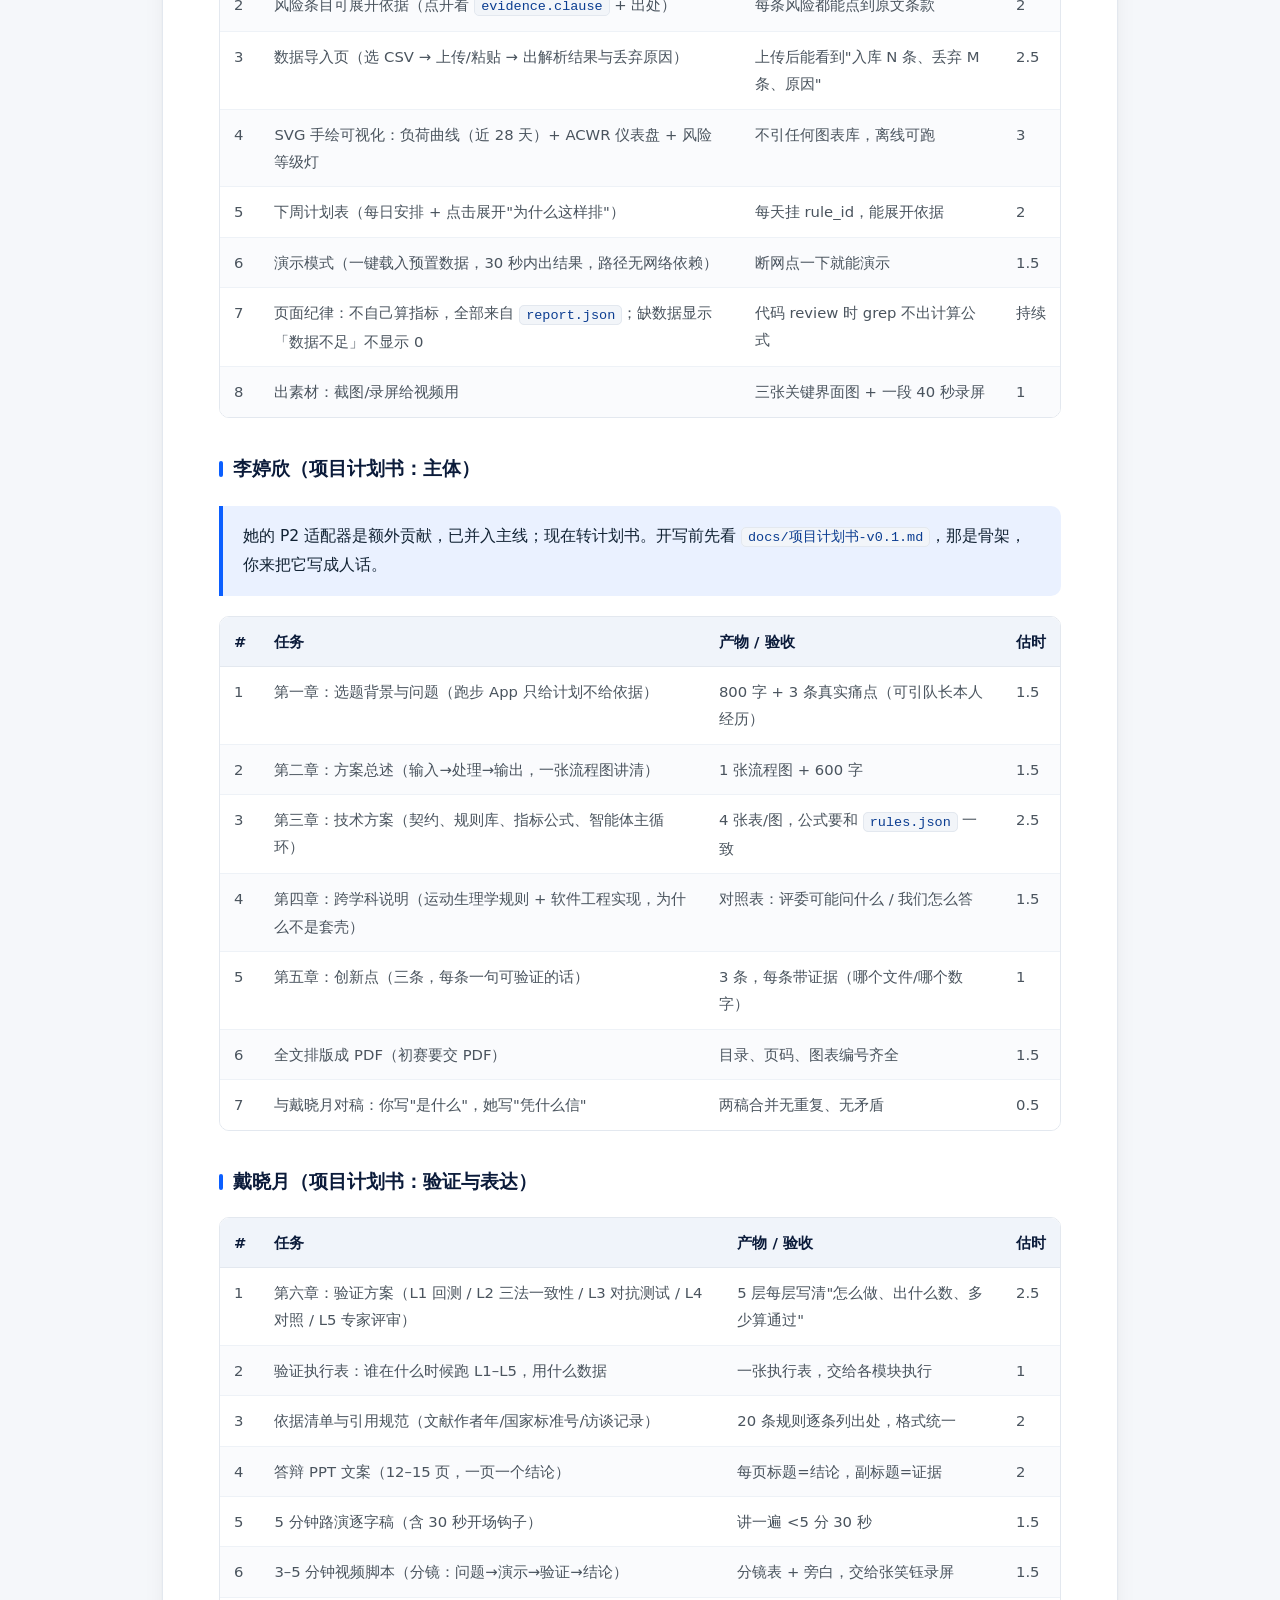
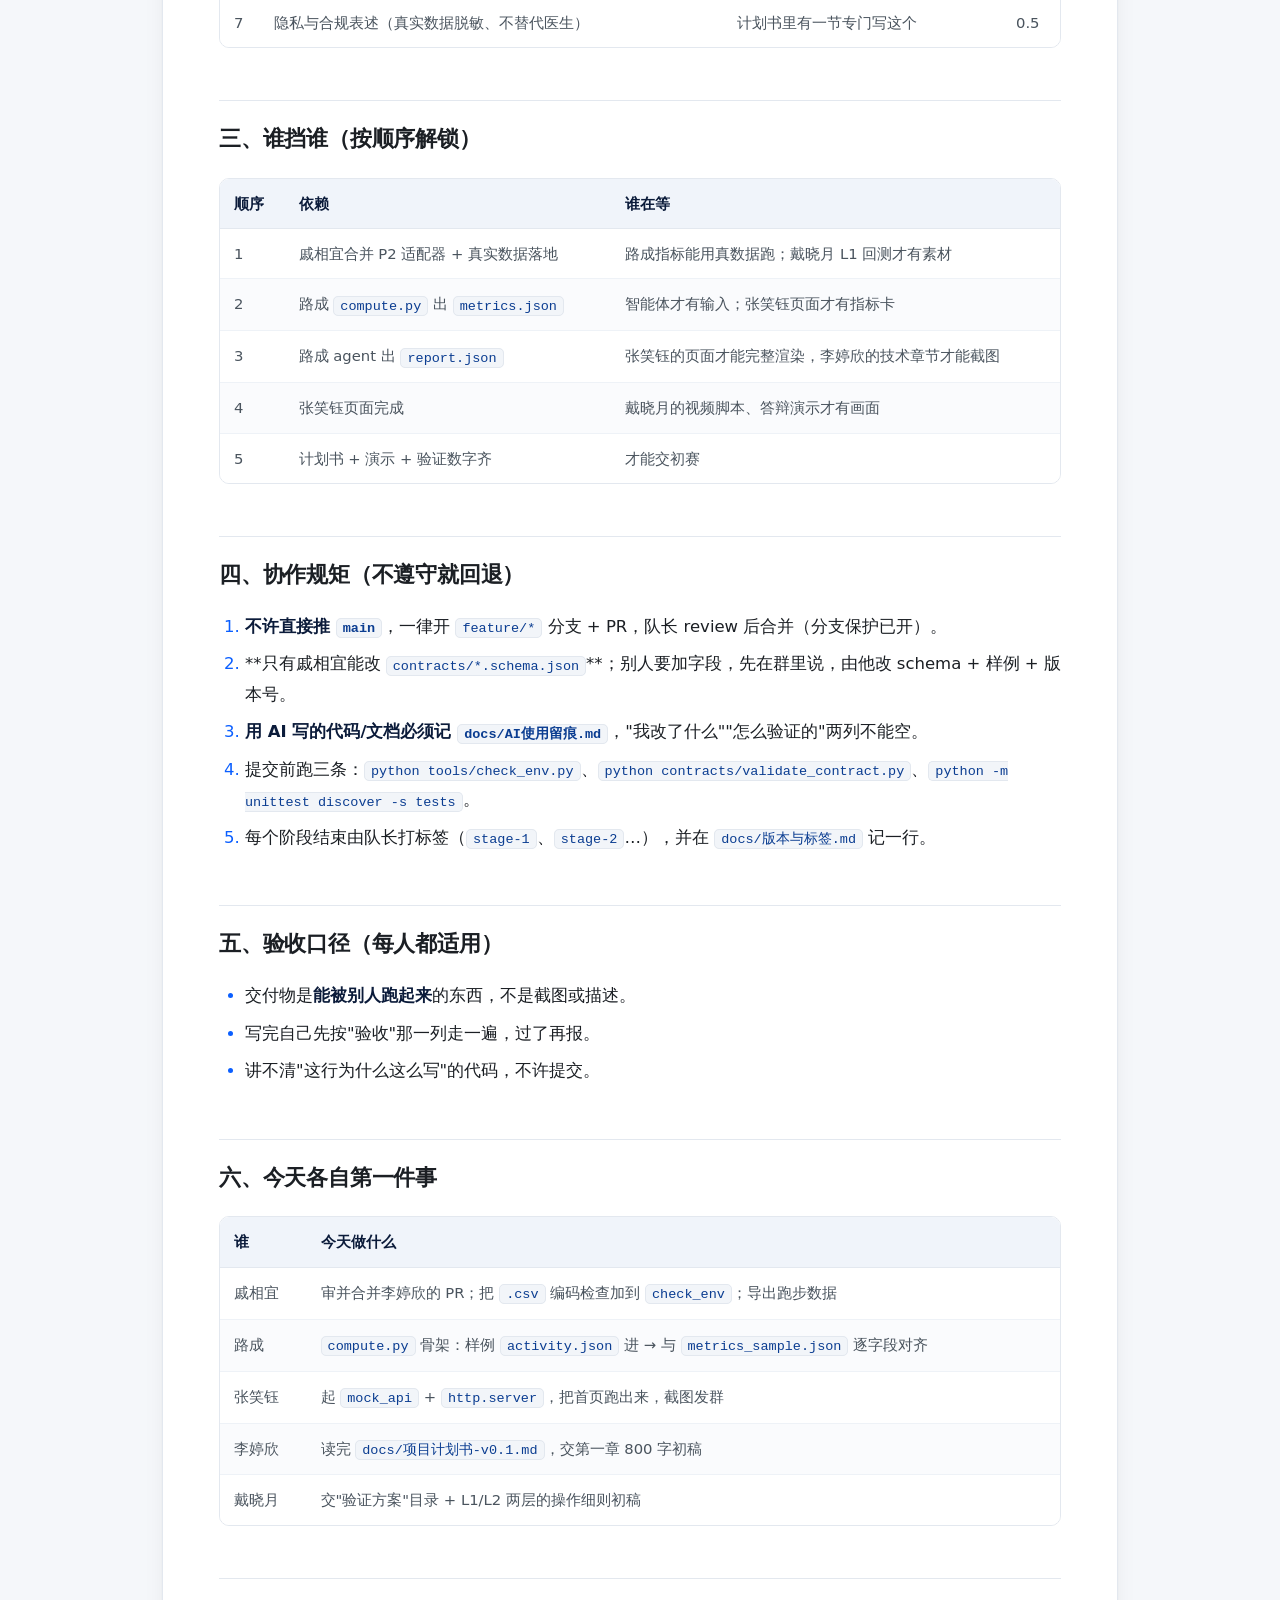
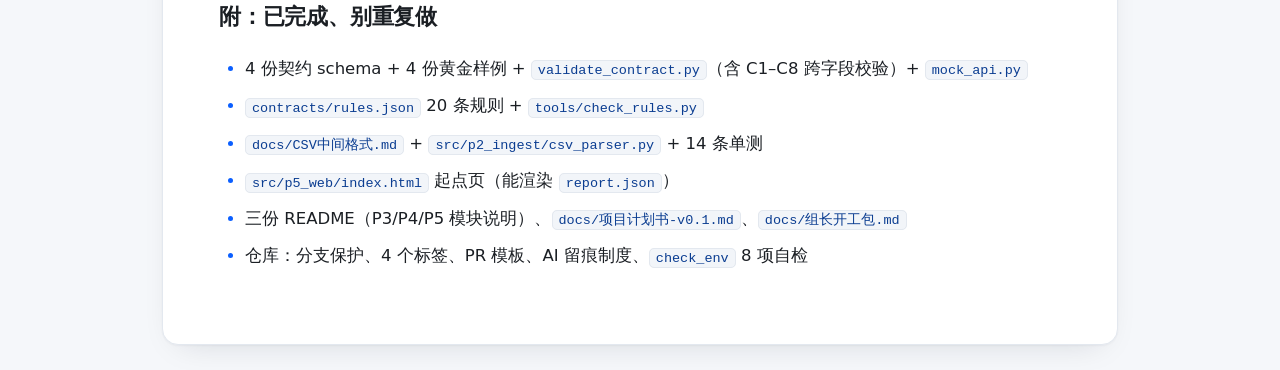
<file: docs/任务分配-v2.html>
<!DOCTYPE html>
<html lang="zh-CN">
<head>
<meta charset="utf-8">
<meta name="viewport" content="width=device-width, initial-scale=1">
<title>任务分配 v2（按人分工 · 2026-11-20 起生效）</title>
<style>
:root{
  --ink:#1b1f24; --ink-soft:#4a545e; --line:#e3e8ef; --bg:#f5f7fa;
  --accent:#0b5fff; --accent-soft:#eaf1ff; --warn:#b45309; --ok:#0a7a45;
}
*{box-sizing:border-box}
body{
  margin:0; background:var(--bg); color:var(--ink);
  font-family:"Microsoft YaHei","PingFang SC","Hiragino Sans GB","Segoe UI",system-ui,sans-serif;
  font-size:16.5px; line-height:1.85; -webkit-font-smoothing:antialiased;
}
.wrap{max-width:1000px;margin:0 auto;padding:40px 22px 90px}
.card{background:#fff;border:1px solid var(--line);border-radius:16px;
  box-shadow:0 1px 2px rgba(16,24,40,.04),0 12px 32px -18px rgba(16,24,40,.18);
  padding:52px 56px 60px}
h1{font-size:30px;line-height:1.35;margin:0 0 6px;letter-spacing:-.3px}
h1+blockquote{margin-top:18px}
h2{font-size:22px;margin:52px 0 16px;padding-top:18px;border-top:1px solid var(--line);letter-spacing:-.2px}
h2:first-of-type{border-top:0}
h3{font-size:18.5px;margin:34px 0 12px;color:#0b1b3a}
h3::before{content:"";display:inline-block;width:4px;height:16px;background:var(--accent);
  border-radius:2px;margin-right:10px;vertical-align:-2px}
p{margin:12px 0}
strong{color:#0b1b3a}
a{color:var(--accent);text-decoration:none;border-bottom:1px solid #bcd0ff}
ul,ol{margin:12px 0;padding-left:26px}
li{margin:7px 0}
li::marker{color:var(--accent)}
hr{border:0;border-top:1px dashed var(--line);margin:36px 0}
blockquote{margin:20px 0;padding:16px 20px;background:var(--accent-soft);
  border-left:4px solid var(--accent);border-radius:0 10px 10px 0;color:#123;font-size:15.5px}
blockquote strong{color:var(--accent)}
code{background:#f2f5f9;border:1px solid var(--line);border-radius:5px;
  padding:1.5px 6px;font-family:"Cascadia Mono",Consolas,monospace;font-size:13.5px;color:#0b3d91}
pre.code{overflow-x:auto;margin:18px 0;padding:16px 18px;background:#0b1220;color:#dbe6f6;
  border-radius:10px;font-family:"Cascadia Mono",Consolas,"Courier New",monospace;
  font-size:13px;line-height:1.6;white-space:pre}
pre.code code{background:none;border:0;padding:0;color:inherit;font-size:inherit}
.table-wrap{overflow-x:auto;margin:18px 0;border:1px solid var(--line);border-radius:10px}
table{border-collapse:collapse;width:100%;font-size:14.8px;background:#fff}
thead th{background:#f0f4fa;text-align:left;font-weight:700;color:#0b1b3a;
  padding:11px 14px;border-bottom:1px solid var(--line);white-space:nowrap}
tbody td{padding:11px 14px;border-bottom:1px solid #eef2f7;vertical-align:top;color:var(--ink-soft)}
tbody tr:last-child td{border-bottom:0}
tbody tr:nth-child(even){background:#fafbfd}
tbody tr:hover{background:#f3f7ff}
@media (max-width:720px){
  .card{padding:28px 20px 36px;border-radius:12px}
  .wrap{padding:16px 10px 60px}
  h1{font-size:24px} h2{font-size:19px} body{font-size:15.5px}
}
</style>
</head>
<body>
<div class="wrap"><article class="card">
<h1 id="任务分配-v2-按人分工-2026-11-20-起生效">任务分配 v2（按人分工 · 2026-11-20 起生效）</h1>
<blockquote>用途：从今天起按「人」干活，不再按 P1–P5 角色分。本表每行都是一个能验收的交付物，做完在群里报一句，进度记到 <code>docs/版本与标签.md</code>。<br>关系说明：旧的「五人任务清单（按 P1–P5 角色）」作废，<strong>模块边界和契约不变</strong>，只是责任重新落到人。<br>估时是人天，不是期限；估算已扣掉"我代做已完成"的部分。</blockquote>
<h2 id="一-五人分工总表">一、五人分工总表</h2>
<div class="table-wrap"><table>
<thead><tr><th>姓名</th><th>角色</th><th>负责范围</th><th>主要目录</th><th>估算人天</th></tr></thead>
<tbody>
<tr><td><strong>戚相宜</strong></td><td>队长 + 开发（数据与契约）</td><td>仓库管理、契约维护、数据链（P2）、真实数据、联调、评审合并</td><td><code>contracts/</code> <code>src/p2_ingest/</code> <code>tools/</code></td><td>约 20</td></tr>
<tr><td><strong>路成</strong></td><td>开发（指标与智能体）</td><td>指标计算（P3）、智能体主循环与工具（P4）、报告生成</td><td><code>src/p3_metrics/</code> <code>src/p4_agent/</code></td><td>约 22</td></tr>
<tr><td><strong>张笑钰</strong></td><td>前端页面</td><td>页面全部（P5）：报告页、导入页、可视化、演示模式</td><td><code>src/p5_web/</code></td><td>约 14</td></tr>
<tr><td><strong>李婷欣</strong></td><td>项目计划书（主体）</td><td>计划书正文：背景、问题、方案、技术、创新、落地</td><td><code>docs/计划书/</code></td><td>约 10</td></tr>
<tr><td><strong>戴晓月</strong></td><td>项目计划书（验证与表达）</td><td>验证章节、答辩 PPT 文案、视频脚本、依据引用规范</td><td><code>docs/计划书/</code> <code>docs/答辩/</code></td><td>约 10</td></tr>
</tbody></table></div>
<p>GitHub 账号：戚相宜 <code>gnbfp</code>、李婷欣 <code>snowfindtwilight</code>。<strong>张笑钰、戴晓月的账号需要本人确认</strong>（现有协作者里还剩 <code>sy616313</code>、<code>diosama-S</code> 两个），路成如果没有账号，先注册再报给队长。</p>
<h2 id="二-逐人任务">二、逐人任务</h2>
<h3 id="戚相宜-队长-开发-数据与契约">戚相宜（队长 + 开发：数据与契约）</h3>
<div class="table-wrap"><table>
<thead><tr><th>#</th><th>任务</th><th>产物 / 验收</th><th>估时</th></tr></thead>
<tbody>
<tr><td>1</td><td>审掉李婷欣的 P2 适配器分支（<code>feature/p2-format-adapters</code>）：确认 40 条单测过、两个样例都过 <code>validate_contract</code>、没改 schema</td><td>PR 合并进 <code>main</code>，并在 PR 里写 3 条意见</td><td>0.5</td></tr>
<tr><td>2</td><td>让她补 <code>docs/AI使用留痕.md</code> 里空着的「我改了什么」，再合并</td><td>留痕两行填满</td><td>0.2</td></tr>
<tr><td>3</td><td>给 <code>tools/check_env.py</code> 加 <strong><code>.csv</code> 编码检查</strong> 和解析器 GBK 兜底</td><td><code>check_env</code> 能拦住 GBK 导出的 CSV；补一条单测</td><td>0.5</td></tr>
<tr><td>4</td><td>导出本人 12 个月跑步数据 → <code>data/raw/</code>（不进 Git）→ 转中间格式 → 跑通解析</td><td><code>data/raw/me_2025_2026.csv</code> + <code>out/activity.json</code> 过校验</td><td>1</td></tr>
<tr><td>5</td><td>写脱敏脚本（删姓名/手机号/GPS/设备序列号，匿名 ID 替换）</td><td><code>src/p2_ingest/anonymize.py</code>，自检"真实姓名命中 0"才允许写 <code>data/sample/</code></td><td>2</td></tr>
<tr><td>6</td><td>数据体检报告（缺哪些字段、哪些行被判设备异常、为什么）</td><td><code>out/data_check.md</code>（给人看的）</td><td>2</td></tr>
<tr><td>7</td><td>契约维护：谁要加字段，由你改 schema + 样例 + 版本号 + 通知全员</td><td><code>contracts/CHANGELOG.md</code> 有记录，<code>check_env</code> 全绿</td><td>持续</td></tr>
<tr><td>8</td><td>总联调：真实数据从 CSV 一路跑到页面出报告</td><td>一条命令跑通全链路，<code>report.json</code> 过校验</td><td>3</td></tr>
<tr><td>9</td><td>仓库管理：PR review、分支保护、打标签、主持站会</td><td>每个阶段有 tag，台账有记录</td><td>持续</td></tr>
<tr><td>10</td><td>阈值校准：找体育老师核 3 条（10% 法则、35% 长距离、睡眠 6h），把结论写回 <code>rules.json</code></td><td>3 条规则的 <code>source</code> 里出现"据 XX 老师 2026-XX 访谈"</td><td>0.5</td></tr>
</tbody></table></div>
<h3 id="路成-开发-指标与智能体">路成（开发：指标与智能体）</h3>
<div class="table-wrap"><table>
<thead><tr><th>#</th><th>任务</th><th>产物 / 验收</th><th>估时</th></tr></thead>
<tbody>
<tr><td>1</td><td><strong>第一件事</strong>：<code>src/p3_metrics/compute.py</code> 读 <code>activity.json</code> 输出 <code>metrics.json</code>，与 <code>metrics_sample.json</code> 逐字段对齐（误差 ≤0.01）</td><td>单测：样例进 → 样例出，完全相同</td><td>2</td></tr>
<tr><td>2</td><td>TRIMP 计算（男女系数 0.64/1.92、0.86/1.67，见 <code>rules.json</code> R04）</td><td>与手算 3 组对照一致</td><td>1.5</td></tr>
<tr><td>3</td><td>ACWR 双口径（EWMA 为主、滚动为对照）+ <code>acwr_status</code> 分档</td><td><code>acwr_rolling</code>/<code>acwr_ewma</code> 都出，差值 &gt;1.0 时报警</td><td>2</td></tr>
<tr><td>4</td><td>VO₂max 三法交叉（Uth / Riegel / Daniels）+ <code>consistency_ok</code> + <code>max_spread_pct</code></td><td>三法差异 &gt;5% 时 <code>consistency_ok=false</code></td><td>2</td></tr>
<tr><td>5</td><td>恢复指标（静息心率基线与偏差、心率漂移、HRV、睡眠均值）</td><td><code>recovery</code> 五个字段全出</td><td>2</td></tr>
<tr><td>6</td><td><code>src/p4_agent/run.py</code> 主循环：Plan → Act → Observe → Self-check</td><td>控制台能看到四步，不是一把梭</td><td>3</td></tr>
<tr><td>7</td><td>8 个工具实现（load_activities / compute_load / estimate_vo2max / check_risk / retrieve_evidence / ask_athlete / generate_plan / explain）</td><td>每个工具有单测；<code>retrieve_evidence</code> 能查到 <code>rules.json</code> 原文</td><td>4</td></tr>
<tr><td>8</td><td>规则引擎：跑 R01–R18，出 <code>risks[]</code>（带 rule_id / level / evidence.clause / action）</td><td>20 条规则逐条有触发样例</td><td>3</td></tr>
<tr><td>9</td><td>R19/R20 自校验：计划增幅 &gt;10% 或有无依据条目 → 打回重排</td><td>故意造两条违规，agent 能自己打回</td><td>1.5</td></tr>
<tr><td>10</td><td>报告生成 <code>report.json</code>（含 <code>agent_trace</code> 6 步、<code>evidence[]</code> 覆盖率）</td><td>过 <code>validate_contract</code>，页面能直接渲染</td><td>2</td></tr>
</tbody></table></div>
<h3 id="张笑钰-前端页面">张笑钰（前端页面）</h3>
<div class="table-wrap"><table>
<thead><tr><th>#</th><th>任务</th><th>产物 / 验收</th><th>估时</th></tr></thead>
<tbody>
<tr><td>1</td><td><strong>第一件事</strong>：把现有 <code>index.html</code> 跑起来（起 <code>mock_api</code> + <code>http.server</code>），首页能出报告</td><td>截图发群：结论 + 风险灯 + 指标卡 + 下周安排</td><td>0.5</td></tr>
<tr><td>2</td><td>风险条目可展开依据（点开看 <code>evidence.clause</code> + 出处）</td><td>每条风险都能点到原文条款</td><td>2</td></tr>
<tr><td>3</td><td>数据导入页（选 CSV → 上传/粘贴 → 出解析结果与丢弃原因）</td><td>上传后能看到"入库 N 条、丢弃 M 条、原因"</td><td>2.5</td></tr>
<tr><td>4</td><td>SVG 手绘可视化：负荷曲线（近 28 天）+ ACWR 仪表盘 + 风险等级灯</td><td>不引任何图表库，离线可跑</td><td>3</td></tr>
<tr><td>5</td><td>下周计划表（每日安排 + 点击展开"为什么这样排"）</td><td>每天挂 rule_id，能展开依据</td><td>2</td></tr>
<tr><td>6</td><td>演示模式（一键载入预置数据，30 秒内出结果，路径无网络依赖）</td><td>断网点一下就能演示</td><td>1.5</td></tr>
<tr><td>7</td><td>页面纪律：不自己算指标，全部来自 <code>report.json</code>；缺数据显示「数据不足」不显示 0</td><td>代码 review 时 grep 不出计算公式</td><td>持续</td></tr>
<tr><td>8</td><td>出素材：截图/录屏给视频用</td><td>三张关键界面图 + 一段 40 秒录屏</td><td>1</td></tr>
</tbody></table></div>
<h3 id="李婷欣-项目计划书-主体">李婷欣（项目计划书：主体）</h3>
<blockquote>她的 P2 适配器是额外贡献，已并入主线；现在转计划书。开写前先看 <code>docs/项目计划书-v0.1.md</code>，那是骨架，你来把它写成人话。</blockquote>
<div class="table-wrap"><table>
<thead><tr><th>#</th><th>任务</th><th>产物 / 验收</th><th>估时</th></tr></thead>
<tbody>
<tr><td>1</td><td>第一章：选题背景与问题（跑步 App 只给计划不给依据）</td><td>800 字 + 3 条真实痛点（可引队长本人经历）</td><td>1.5</td></tr>
<tr><td>2</td><td>第二章：方案总述（输入→处理→输出，一张流程图讲清）</td><td>1 张流程图 + 600 字</td><td>1.5</td></tr>
<tr><td>3</td><td>第三章：技术方案（契约、规则库、指标公式、智能体主循环）</td><td>4 张表/图，公式要和 <code>rules.json</code> 一致</td><td>2.5</td></tr>
<tr><td>4</td><td>第四章：跨学科说明（运动生理学规则 + 软件工程实现，为什么不是套壳）</td><td>对照表：评委可能问什么 / 我们怎么答</td><td>1.5</td></tr>
<tr><td>5</td><td>第五章：创新点（三条，每条一句可验证的话）</td><td>3 条，每条带证据（哪个文件/哪个数字）</td><td>1</td></tr>
<tr><td>6</td><td>全文排版成 PDF（初赛要交 PDF）</td><td>目录、页码、图表编号齐全</td><td>1.5</td></tr>
<tr><td>7</td><td>与戴晓月对稿：你写"是什么"，她写"凭什么信"</td><td>两稿合并无重复、无矛盾</td><td>0.5</td></tr>
</tbody></table></div>
<h3 id="戴晓月-项目计划书-验证与表达">戴晓月（项目计划书：验证与表达）</h3>
<div class="table-wrap"><table>
<thead><tr><th>#</th><th>任务</th><th>产物 / 验收</th><th>估时</th></tr></thead>
<tbody>
<tr><td>1</td><td>第六章：验证方案（L1 回测 / L2 三法一致性 / L3 对抗测试 / L4 对照 / L5 专家评审）</td><td>5 层每层写清"怎么做、出什么数、多少算通过"</td><td>2.5</td></tr>
<tr><td>2</td><td>验证执行表：谁在什么时候跑 L1–L5，用什么数据</td><td>一张执行表，交给各模块执行</td><td>1</td></tr>
<tr><td>3</td><td>依据清单与引用规范（文献作者年/国家标准号/访谈记录）</td><td>20 条规则逐条列出处，格式统一</td><td>2</td></tr>
<tr><td>4</td><td>答辩 PPT 文案（12–15 页，一页一个结论）</td><td>每页标题=结论，副标题=证据</td><td>2</td></tr>
<tr><td>5</td><td>5 分钟路演逐字稿（含 30 秒开场钩子）</td><td>讲一遍 &lt;5 分 30 秒</td><td>1.5</td></tr>
<tr><td>6</td><td>3–5 分钟视频脚本（分镜：问题→演示→验证→结论）</td><td>分镜表 + 旁白，交给张笑钰录屏</td><td>1.5</td></tr>
<tr><td>7</td><td>隐私与合规表述（真实数据脱敏、不替代医生）</td><td>计划书里有一节专门写这个</td><td>0.5</td></tr>
</tbody></table></div>
<h2 id="三-谁挡谁-按顺序解锁">三、谁挡谁（按顺序解锁）</h2>
<div class="table-wrap"><table>
<thead><tr><th>顺序</th><th>依赖</th><th>谁在等</th></tr></thead>
<tbody>
<tr><td>1</td><td>戚相宜合并 P2 适配器 + 真实数据落地</td><td>路成指标能用真数据跑；戴晓月 L1 回测才有素材</td></tr>
<tr><td>2</td><td>路成 <code>compute.py</code> 出 <code>metrics.json</code></td><td>智能体才有输入；张笑钰页面才有指标卡</td></tr>
<tr><td>3</td><td>路成 agent 出 <code>report.json</code></td><td>张笑钰的页面才能完整渲染，李婷欣的技术章节才能截图</td></tr>
<tr><td>4</td><td>张笑钰页面完成</td><td>戴晓月的视频脚本、答辩演示才有画面</td></tr>
<tr><td>5</td><td>计划书 + 演示 + 验证数字齐</td><td>才能交初赛</td></tr>
</tbody></table></div>
<h2 id="四-协作规矩-不遵守就回退">四、协作规矩（不遵守就回退）</h2>
<ol>
<li><strong>不许直接推 <code>main</code></strong>，一律开 <code>feature/*</code> 分支 + PR，队长 review 后合并（分支保护已开）。</li>
<li>**只有戚相宜能改 <code>contracts/*.schema.json</code>**；别人要加字段，先在群里说，由他改 schema + 样例 + 版本号。</li>
<li><strong>用 AI 写的代码/文档必须记 <code>docs/AI使用留痕.md</code></strong>，"我改了什么""怎么验证的"两列不能空。</li>
<li>提交前跑三条：<code>python tools/check_env.py</code>、<code>python contracts/validate_contract.py</code>、<code>python -m unittest discover -s tests</code>。</li>
<li>每个阶段结束由队长打标签（<code>stage-1</code>、<code>stage-2</code>…），并在 <code>docs/版本与标签.md</code> 记一行。</li>
</ol>
<h2 id="五-验收口径-每人都适用">五、验收口径（每人都适用）</h2>
<ul>
<li>交付物是<strong>能被别人跑起来</strong>的东西，不是截图或描述。</li>
<li>写完自己先按"验收"那一列走一遍，过了再报。</li>
<li>讲不清"这行为什么这么写"的代码，不许提交。</li>
</ul>
<h2 id="六-今天各自第一件事">六、今天各自第一件事</h2>
<div class="table-wrap"><table>
<thead><tr><th>谁</th><th>今天做什么</th></tr></thead>
<tbody>
<tr><td>戚相宜</td><td>审并合并李婷欣的 PR；把 <code>.csv</code> 编码检查加到 <code>check_env</code>；导出跑步数据</td></tr>
<tr><td>路成</td><td><code>compute.py</code> 骨架：样例 <code>activity.json</code> 进 → 与 <code>metrics_sample.json</code> 逐字段对齐</td></tr>
<tr><td>张笑钰</td><td>起 <code>mock_api</code> + <code>http.server</code>，把首页跑出来，截图发群</td></tr>
<tr><td>李婷欣</td><td>读完 <code>docs/项目计划书-v0.1.md</code>，交第一章 800 字初稿</td></tr>
<tr><td>戴晓月</td><td>交"验证方案"目录 + L1/L2 两层的操作细则初稿</td></tr>
</tbody></table></div>
<h2 id="附-已完成-别重复做">附：已完成、别重复做</h2>
<ul>
<li>4 份契约 schema + 4 份黄金样例 + <code>validate_contract.py</code>（含 C1–C8 跨字段校验）+ <code>mock_api.py</code></li>
<li><code>contracts/rules.json</code> 20 条规则 + <code>tools/check_rules.py</code></li>
<li><code>docs/CSV中间格式.md</code> + <code>src/p2_ingest/csv_parser.py</code> + 14 条单测</li>
<li><code>src/p5_web/index.html</code> 起点页（能渲染 <code>report.json</code>）</li>
<li>三份 README（P3/P4/P5 模块说明）、<code>docs/项目计划书-v0.1.md</code>、<code>docs/组长开工包.md</code></li>
<li>仓库：分支保护、4 个标签、PR 模板、AI 留痕制度、<code>check_env</code> 8 项自检</li>
</ul>
</article></div>
</body>
</html>
</file>
